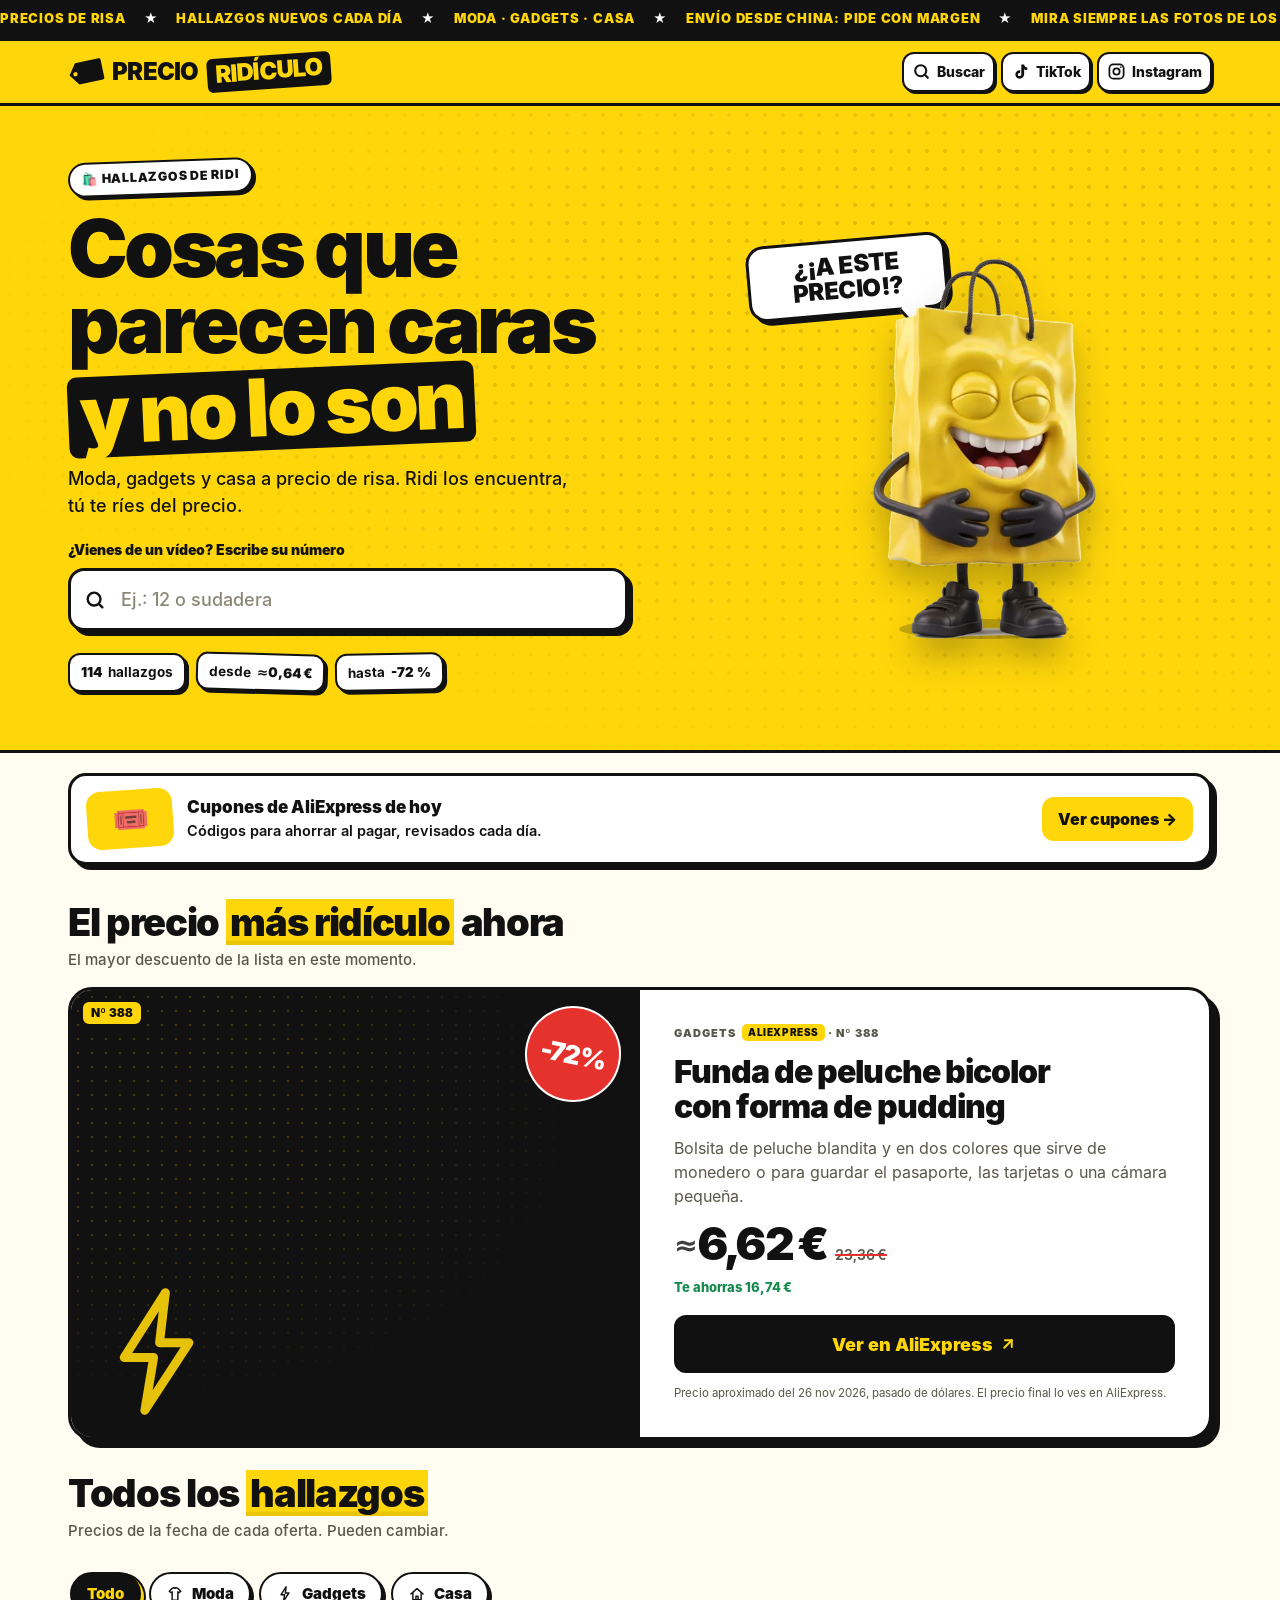
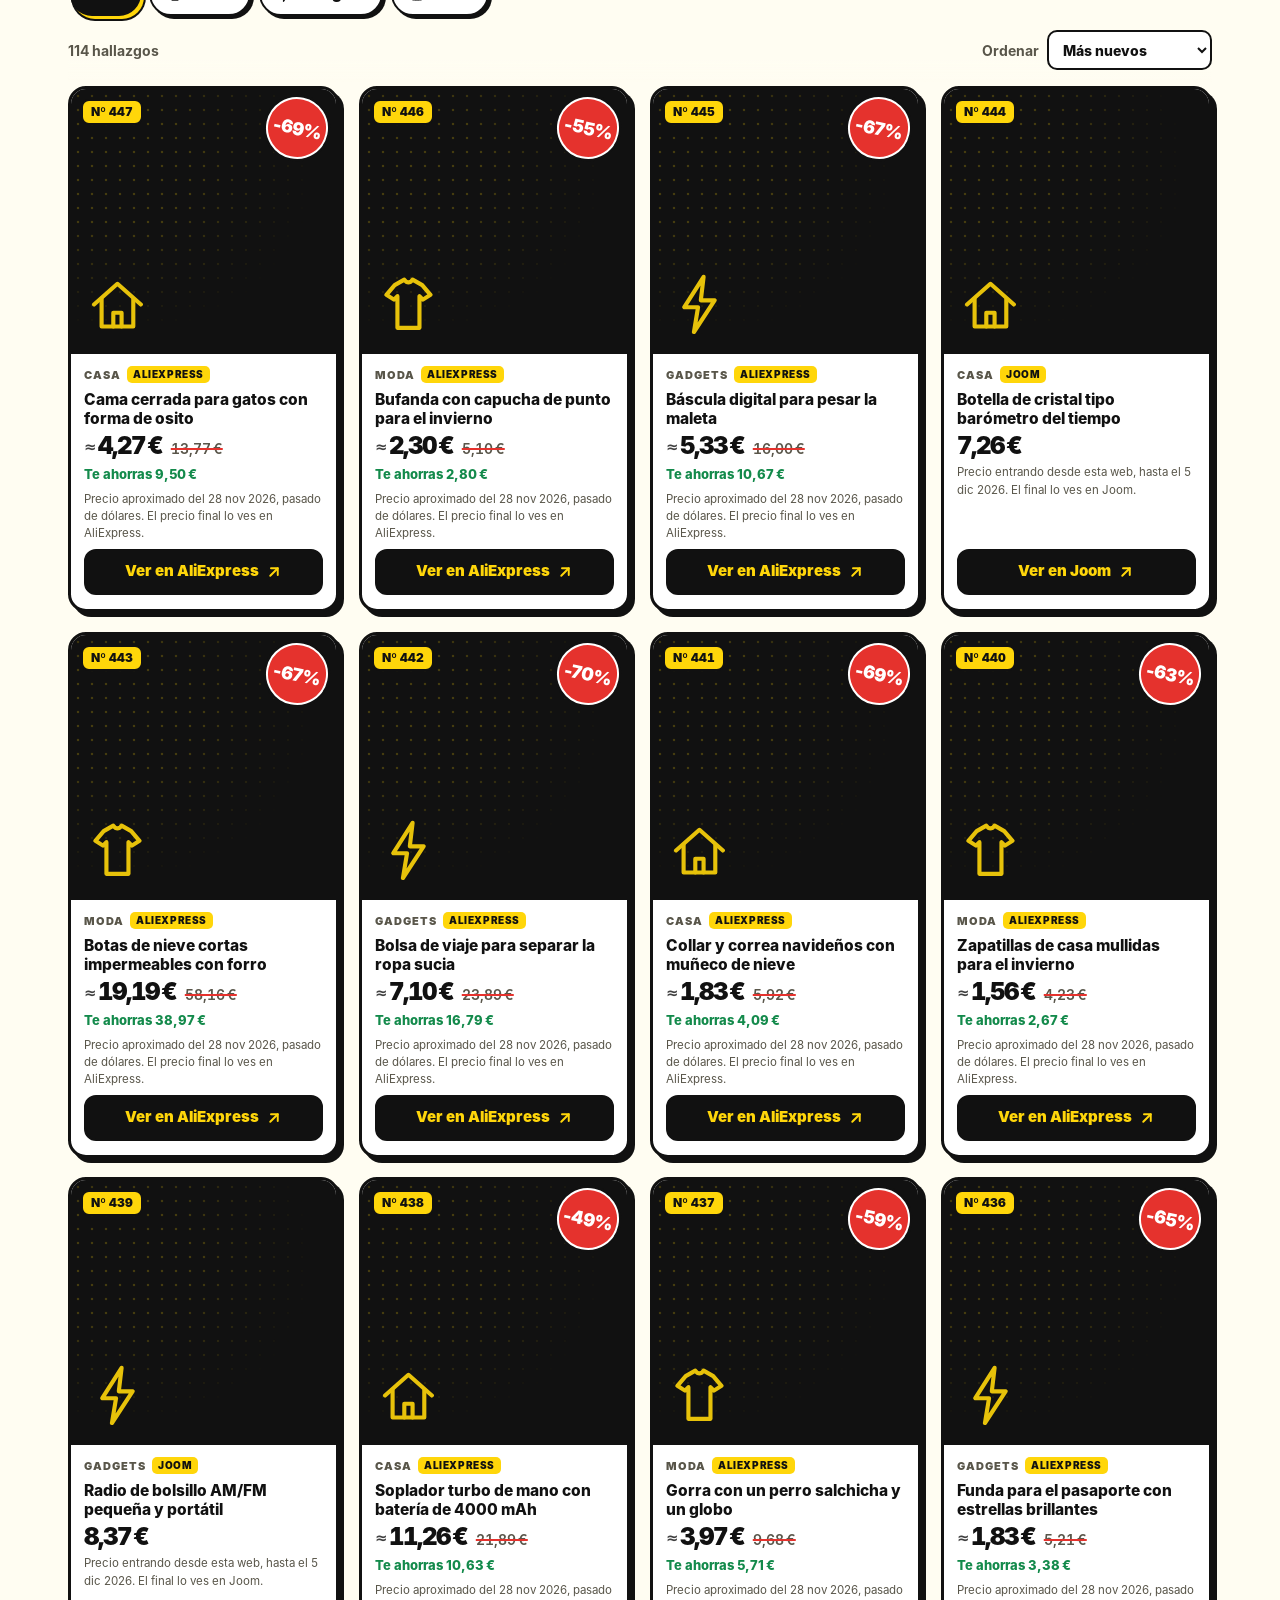
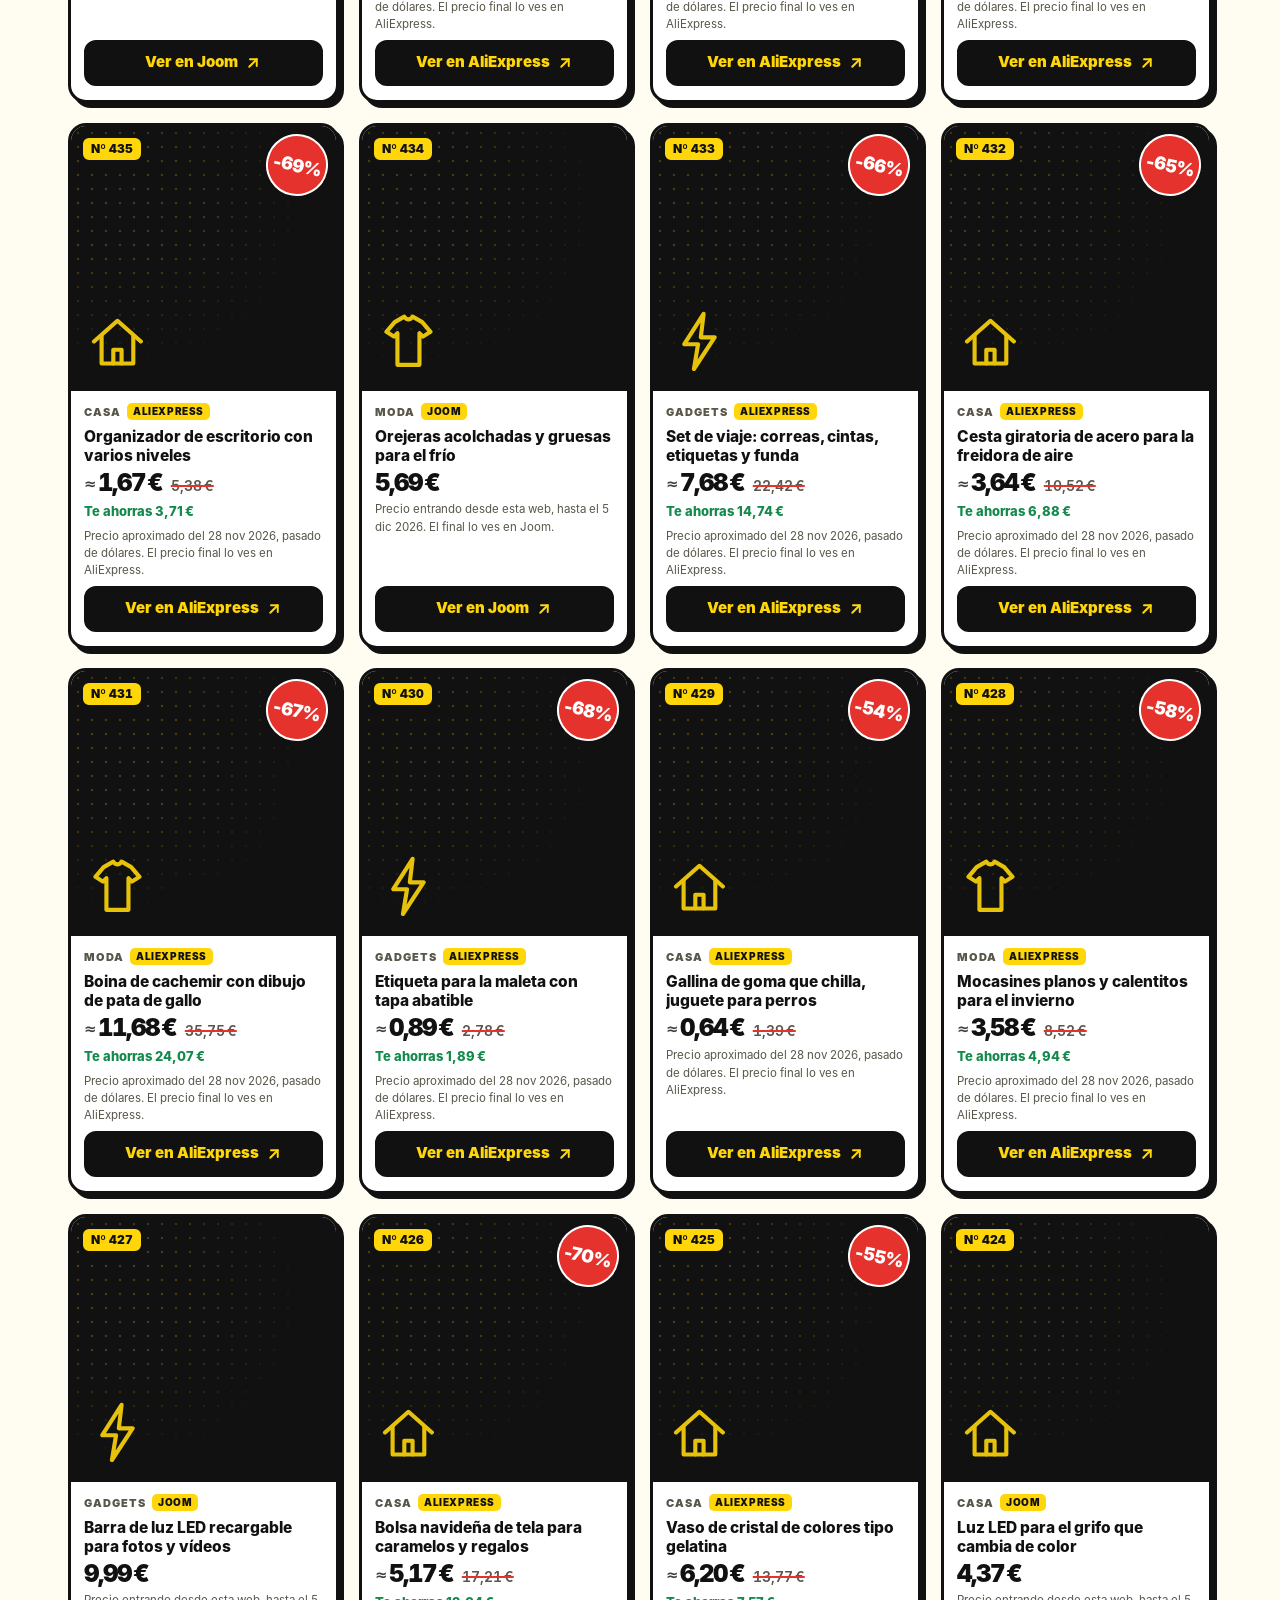
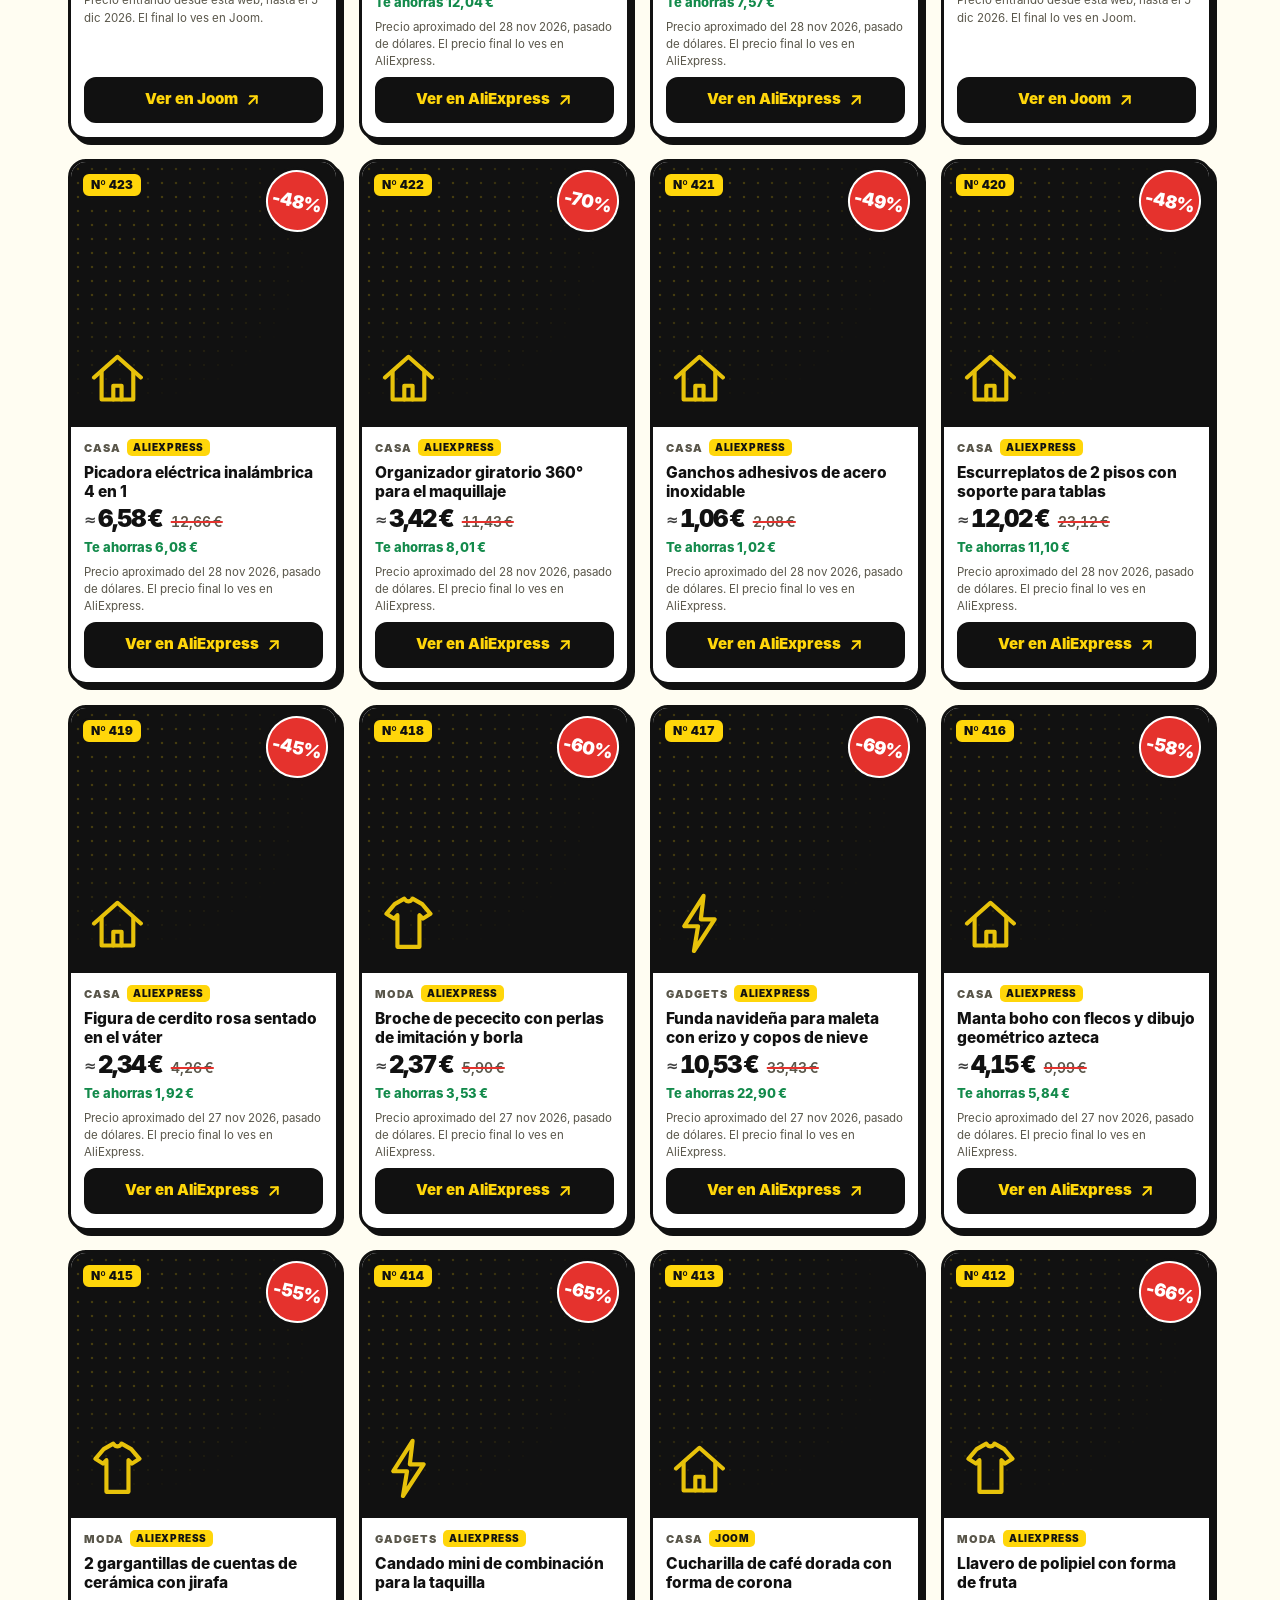
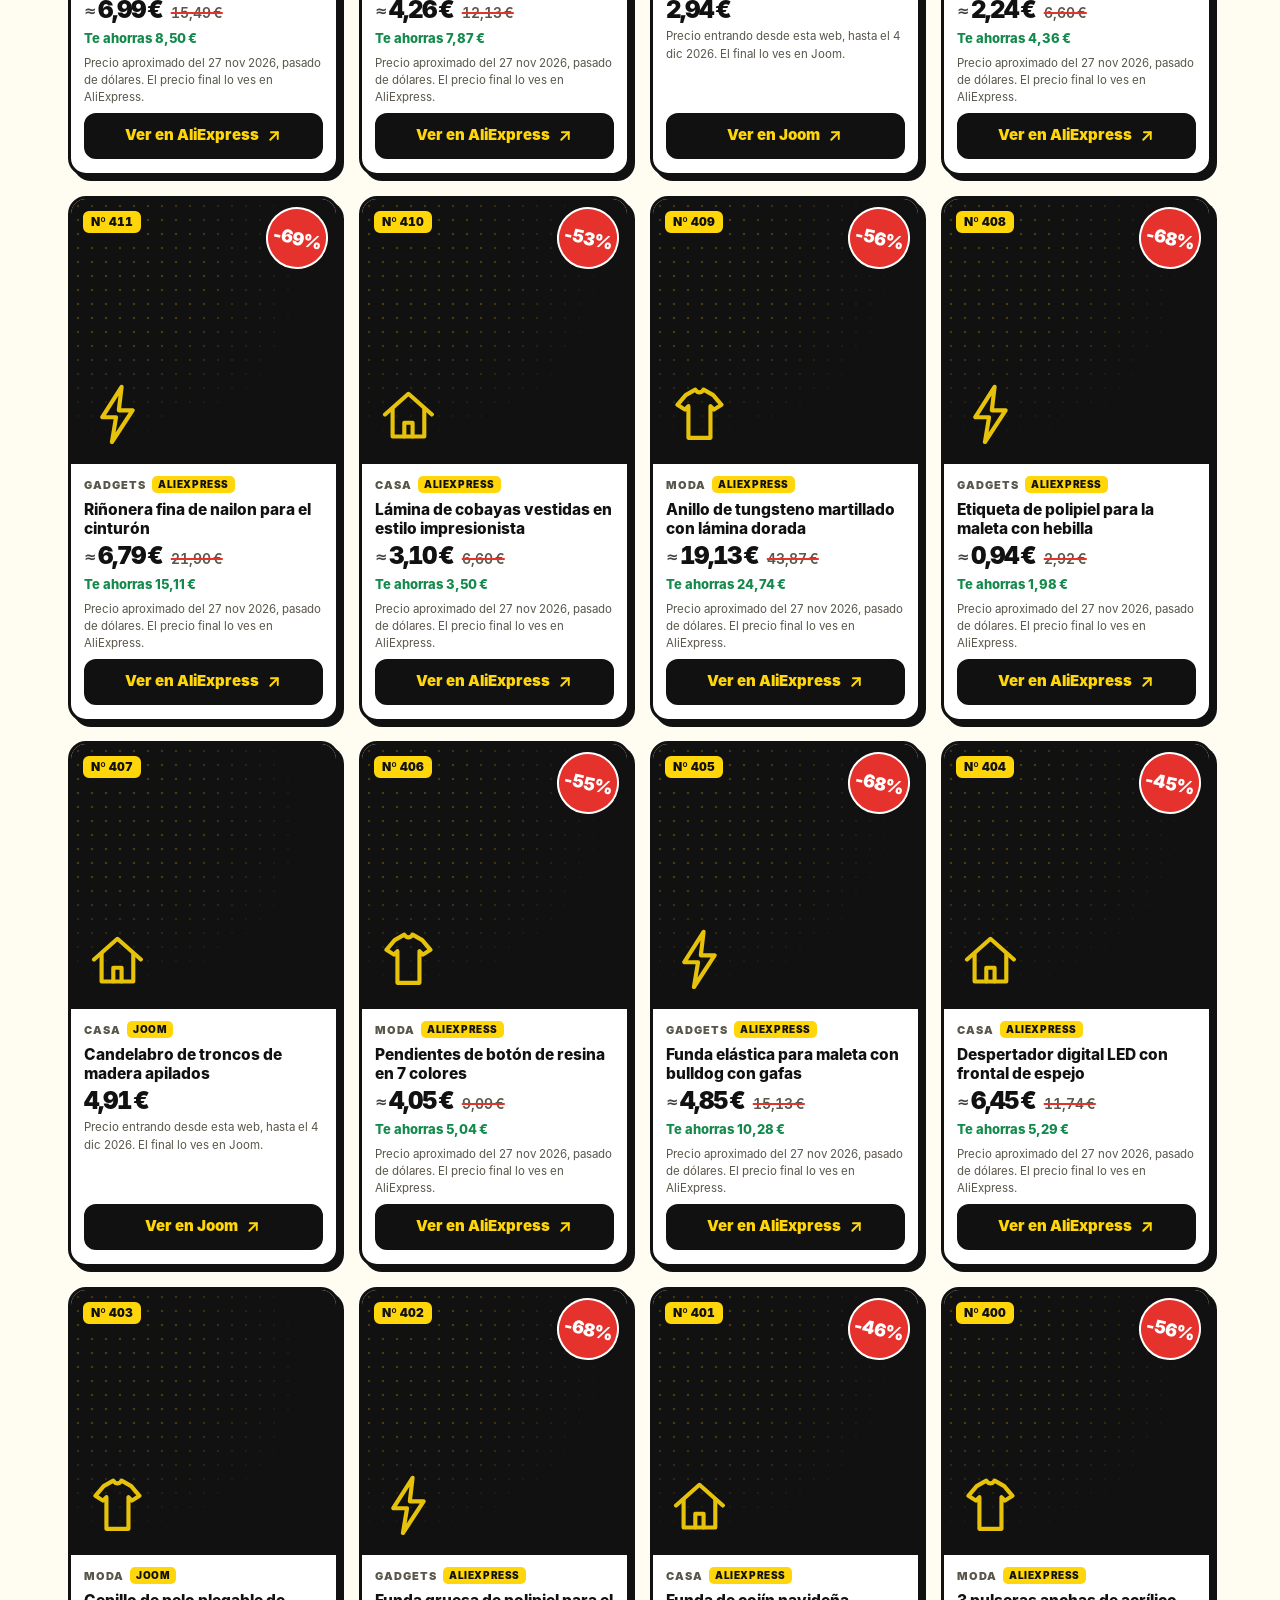
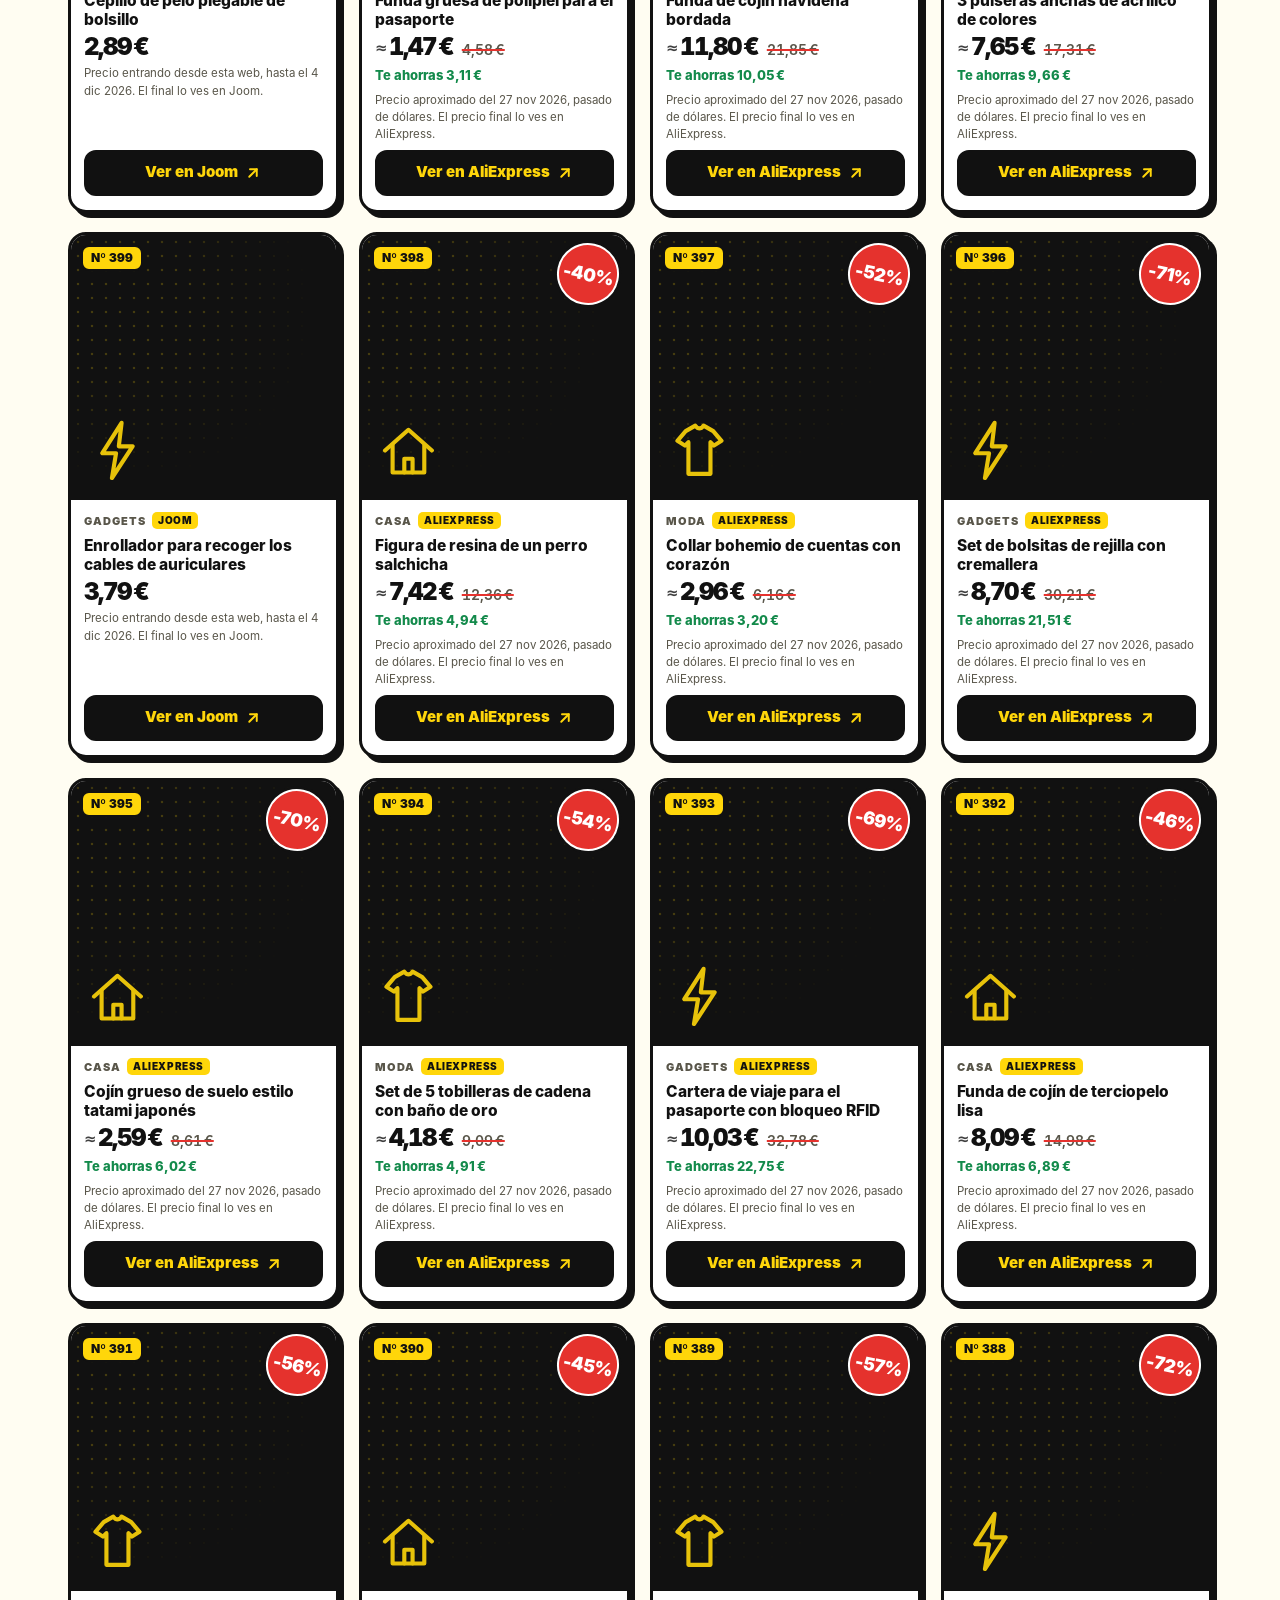
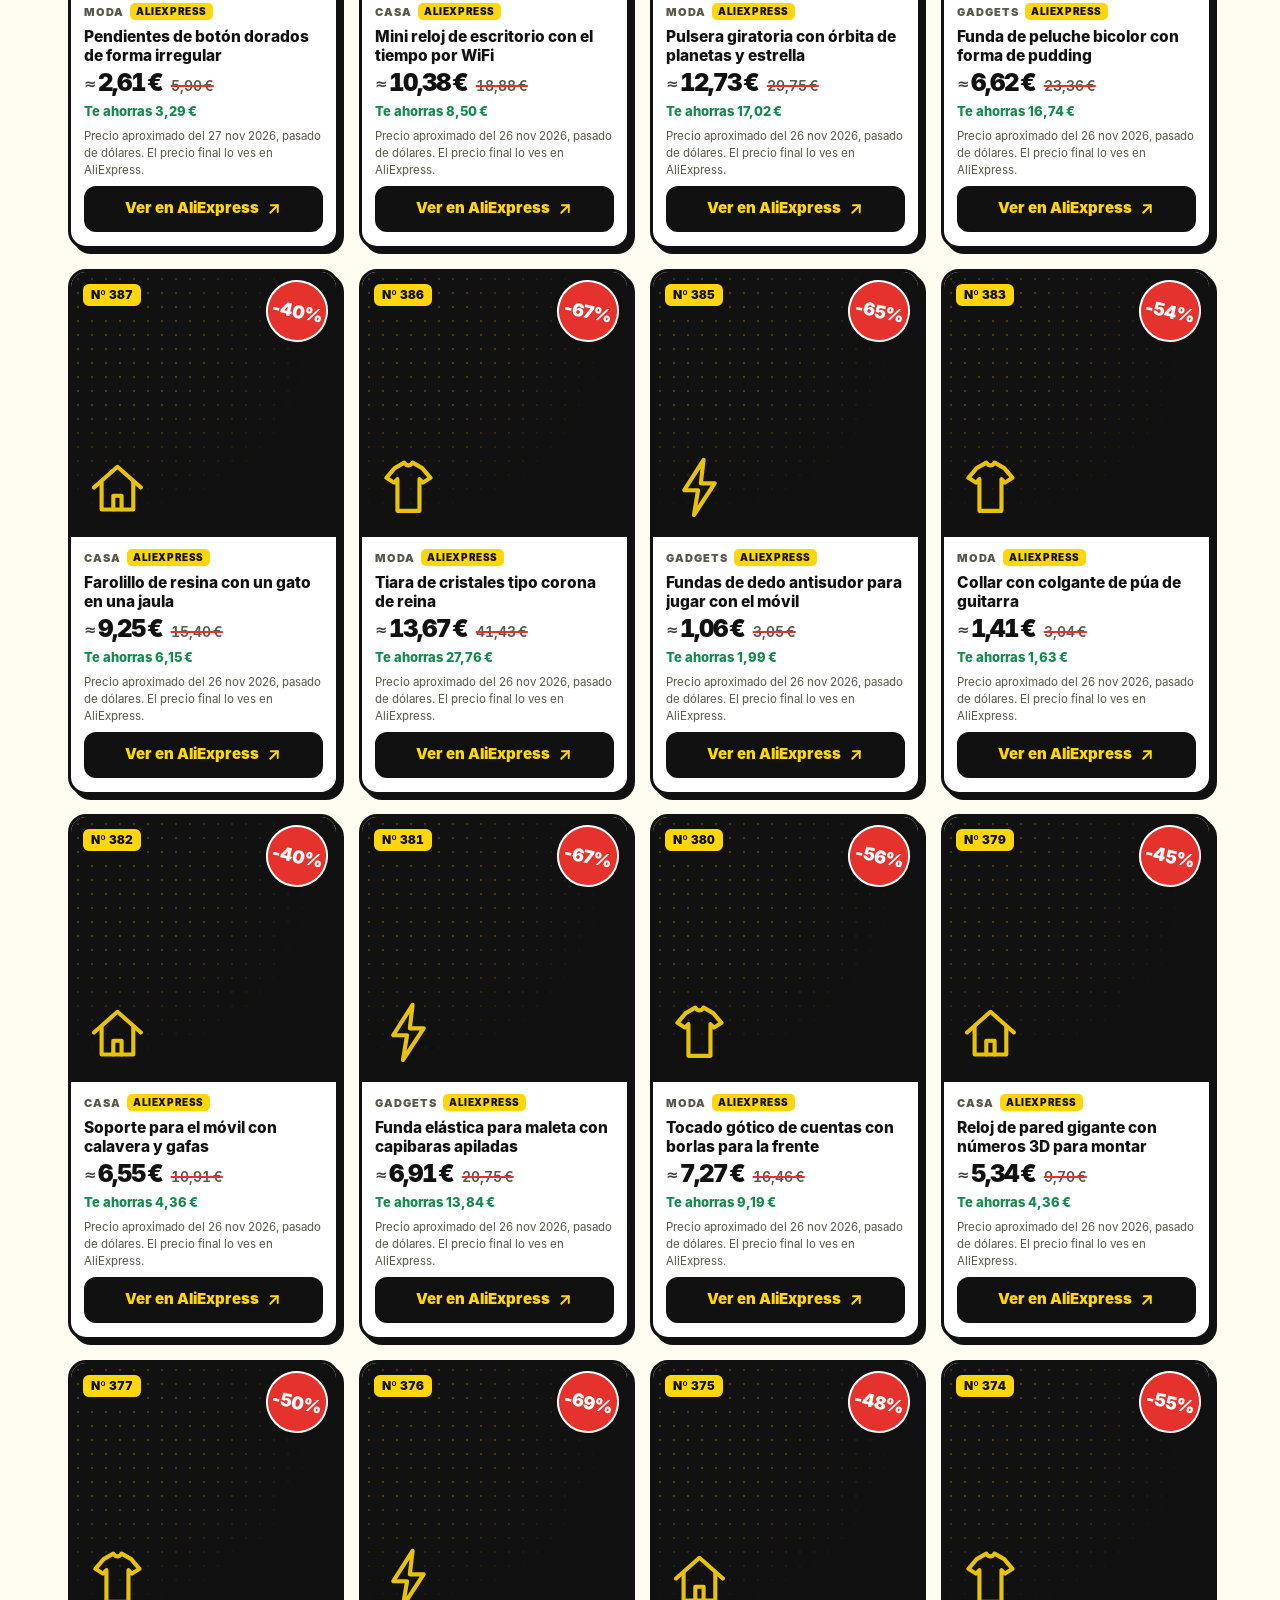
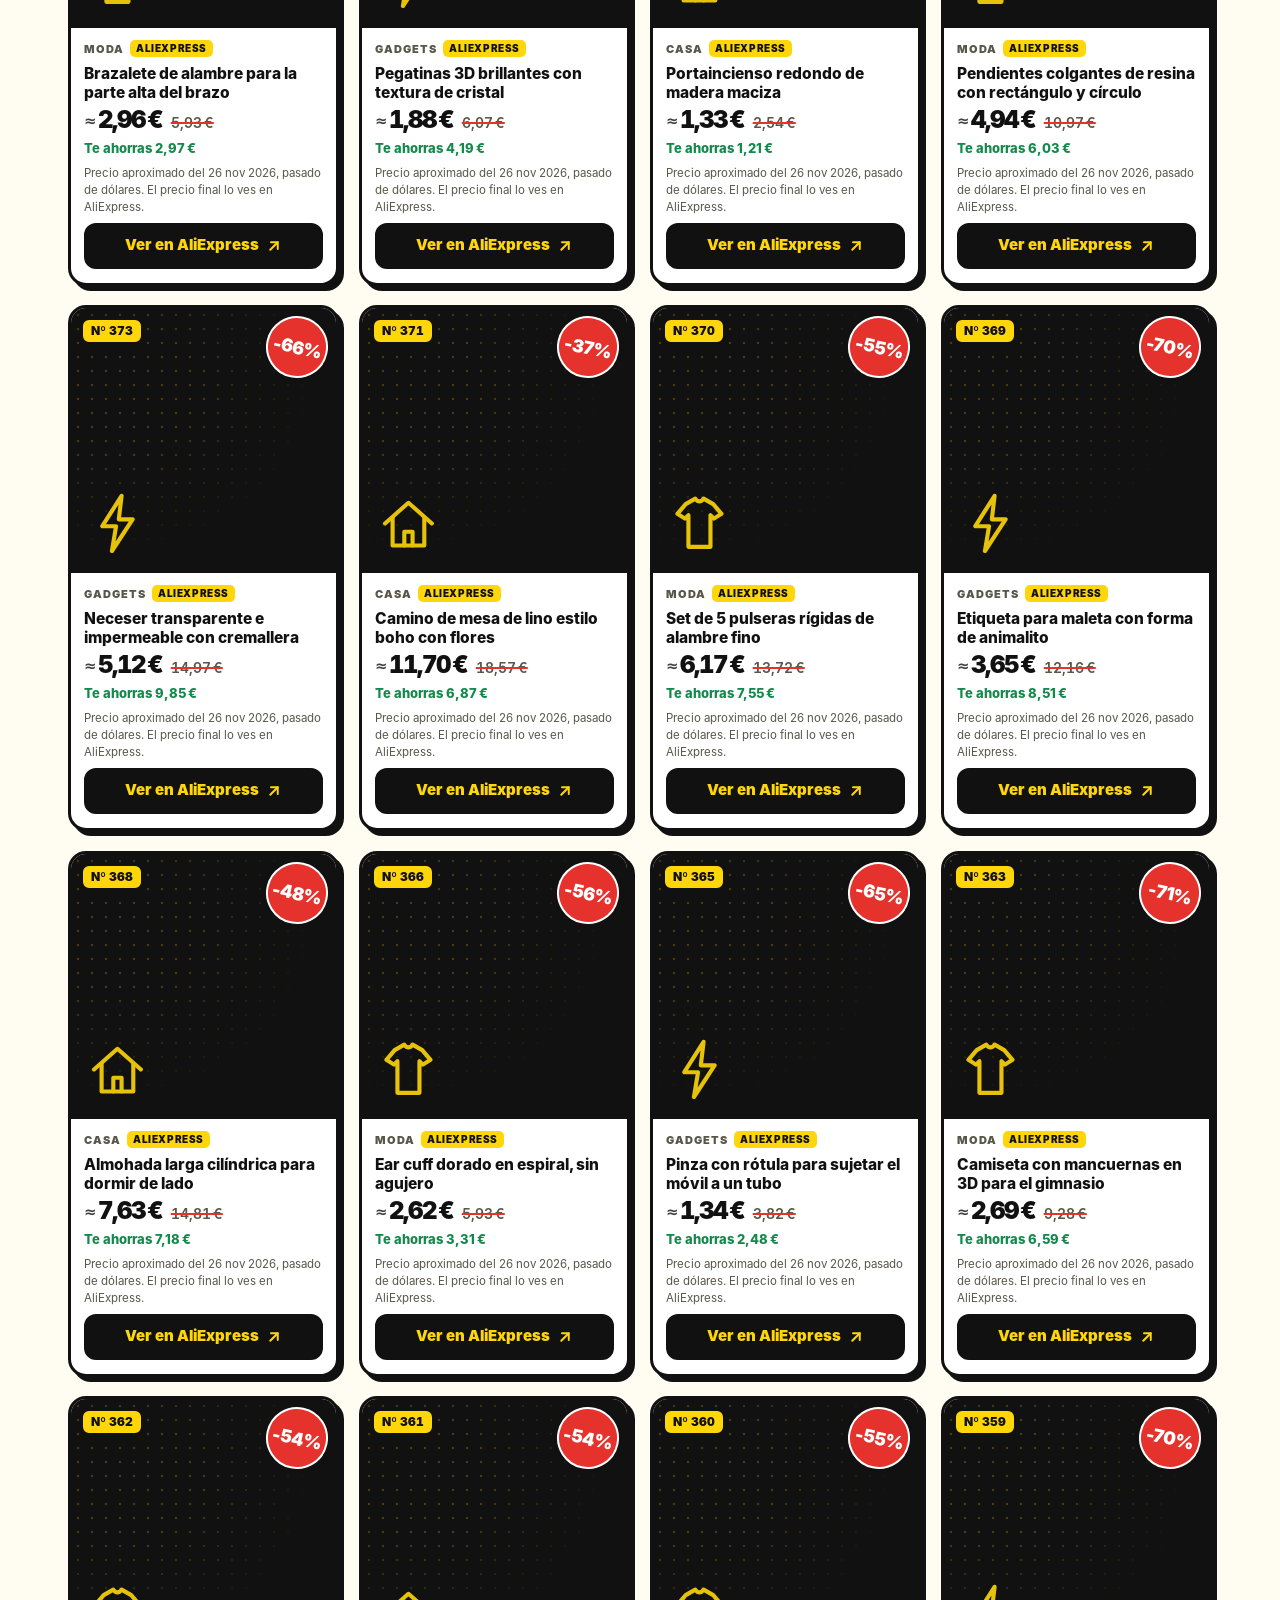
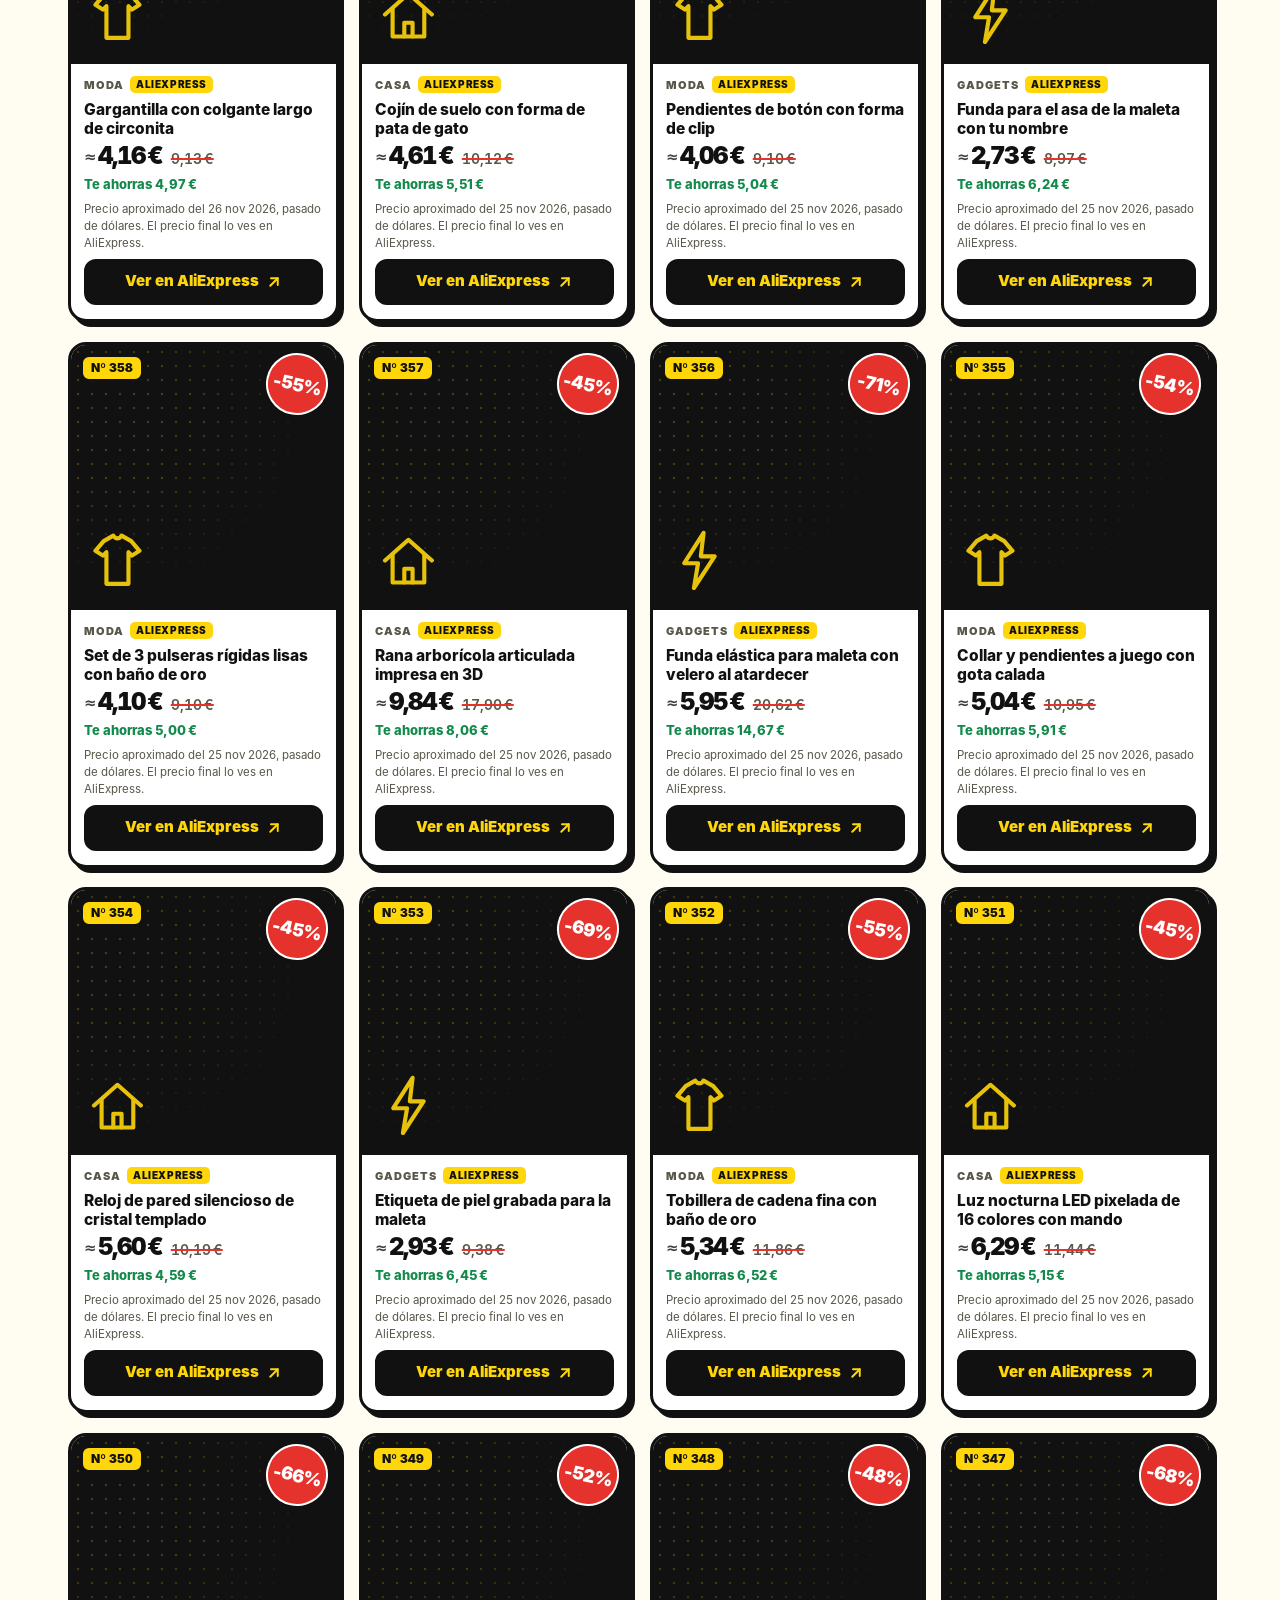
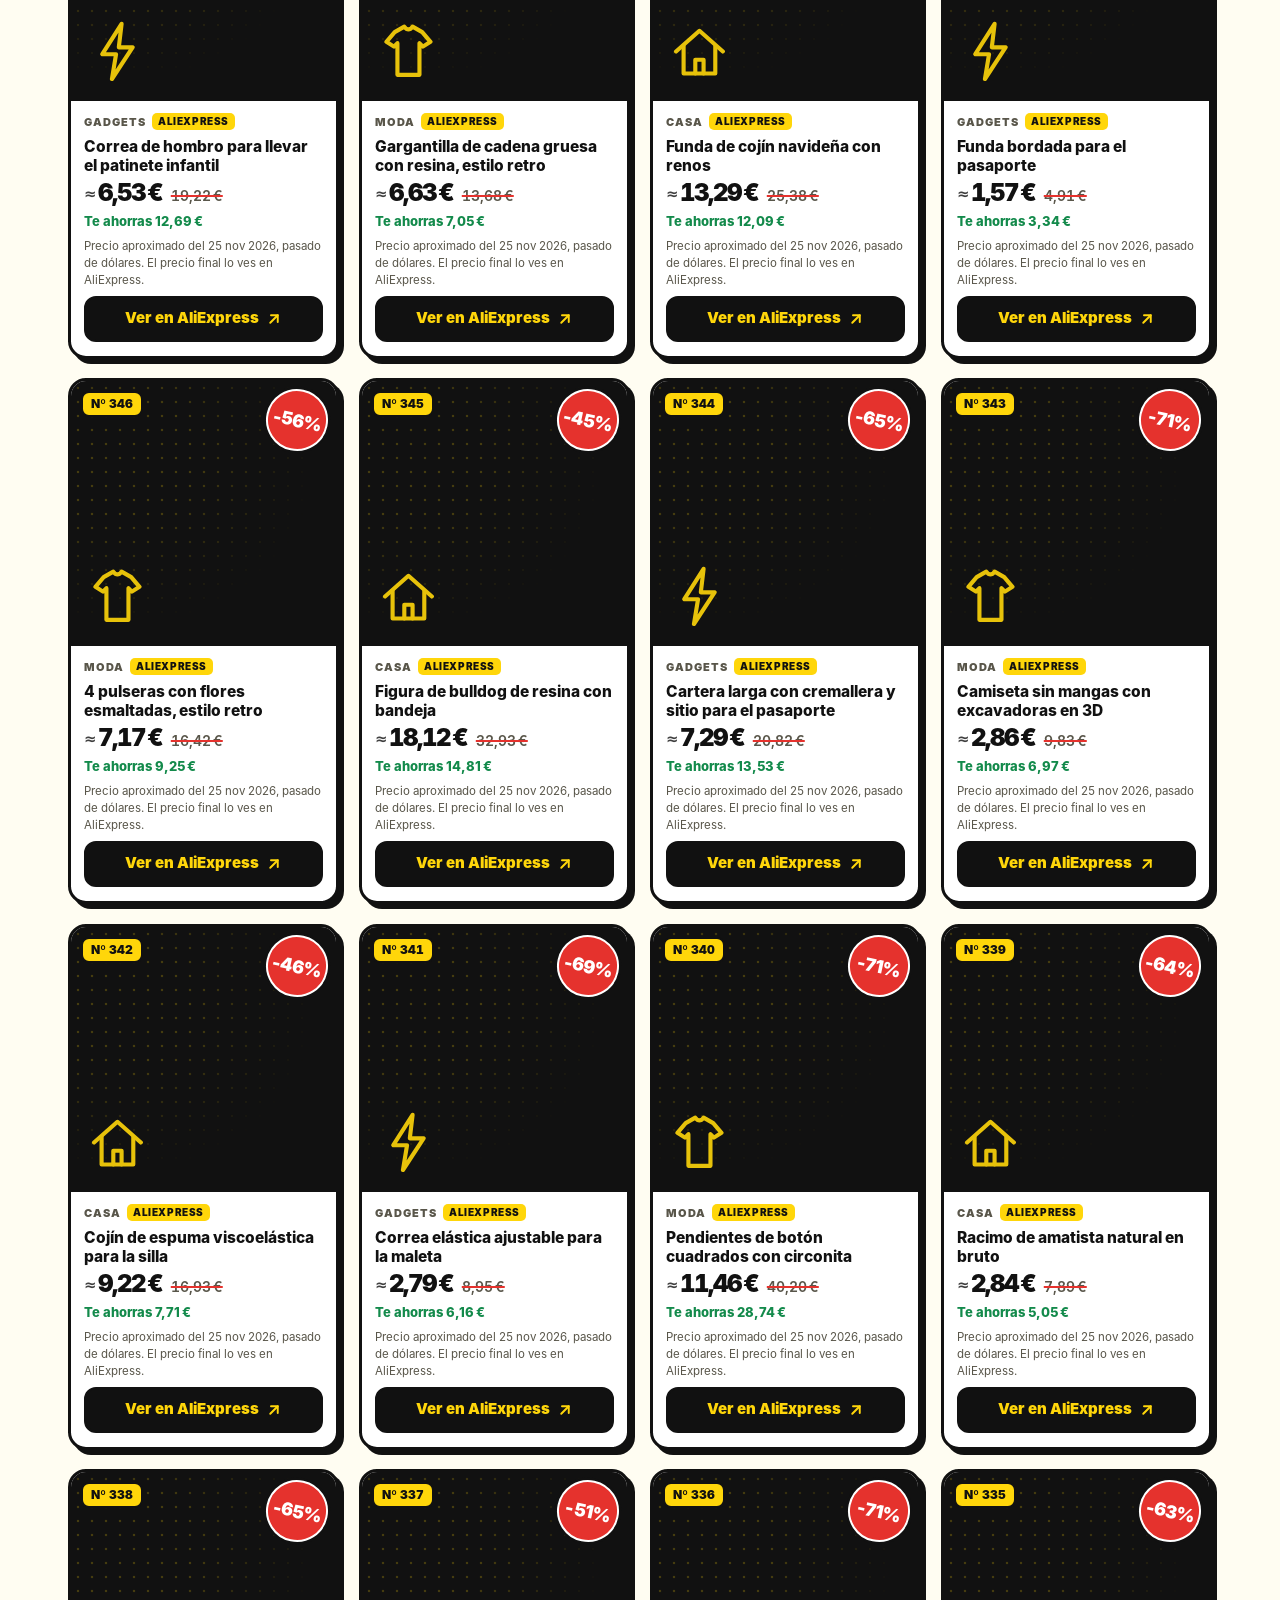
<file: index.html>
<!DOCTYPE html>
<html lang="es">
<head>
<meta charset="utf-8">
<meta name="viewport" content="width=device-width, initial-scale=1, viewport-fit=cover">
<title>Precio Ridículo · Cosas que parecen caras y no lo son</title>
<meta name="description" content="Cosas que parecen caras y no lo son: moda, gadgets y casa a precio de risa. Hallazgos nuevos cada día.">
<meta name="theme-color" content="#FFD60A">
<meta property="og:type" content="website">
<meta property="og:title" content="Precio Ridículo · Cosas que parecen caras y no lo son">
<meta property="og:description" content="Moda, gadgets y casa a precio de risa. Hallazgos nuevos cada día.">
<meta property="og:image" content="https://elprecioridiculo.com/assets/web/compartir.jpg">
<meta property="og:url" content="https://elprecioridiculo.com/">
<meta name="twitter:card" content="summary_large_image">
<meta name="mitgo-verification" content="404a507b-5957-4054-810d-ae1cac865081" />
<meta name="google-site-verification" content="oZA4IrqoUSngZmOYqiXRiDo3EUFzkr3ajXwT39v7-x8" />
<meta name="p:domain_verify" content="b82490ae8088747f0e00d3e3841110c7"/>
<link rel="icon" href="data:image/svg+xml,%3Csvg xmlns='http://www.w3.org/2000/svg' viewBox='0 0 120 120'%3E%3Crect width='120' height='120' rx='26' fill='%23FFD60A'/%3E%3Cpath d='M40 32 H100 V88 H40 L16 60 Z' fill='%23111111'/%3E%3Ccircle cx='36' cy='60' r='7' fill='%23FFD60A'/%3E%3C/svg%3E">
<link rel="apple-touch-icon" href="assets/web/icono.png">
<link rel="preload" as="image" href="assets/web/ridi-3-risa.webp">
<link rel="preload" as="font" type="font/woff" href="assets/fuentes/inter-900.woff" crossorigin>
<style>
/* Inter (licencia SIL OFL, ver assets/fuentes/LICENCIA-Inter.txt), servida desde la propia web: sin llamadas a terceros */
@font-face{font-family:'Inter';font-style:normal;font-weight:400;font-display:swap;src:url(assets/fuentes/inter-400.woff) format('woff')}
@font-face{font-family:'Inter';font-style:normal;font-weight:500;font-display:swap;src:url(assets/fuentes/inter-500.woff) format('woff')}
@font-face{font-family:'Inter';font-style:normal;font-weight:600;font-display:swap;src:url(assets/fuentes/inter-600.woff) format('woff')}
@font-face{font-family:'Inter';font-style:normal;font-weight:700;font-display:swap;src:url(assets/fuentes/inter-700.woff) format('woff')}
@font-face{font-family:'Inter';font-style:normal;font-weight:800;font-display:swap;src:url(assets/fuentes/inter-800.woff) format('woff')}
@font-face{font-family:'Inter';font-style:normal;font-weight:900;font-display:swap;src:url(assets/fuentes/inter-900.woff) format('woff')}
:root{
  /* Amarillo y tinta, estilo cartel de oferta: bordes gruesos, sombra dura y pegatinas. Ridi (amarillo) destaca sobre negro y blanco. Móvil primero. */
  --amarillo:#FFD60A;
  --amarillo-2:#FFE766;
  --tinta:#111111;
  --papel:#FFFDF2;
  --crema:#FFF7D6;
  --blanco:#FFFFFF;
  --gris:#59564A;
  --rojo:#E5322D;
  --verde:#138A4B;
  --borde:3px solid var(--tinta);
  --sombra:5px 5px 0 var(--tinta);
  --texto:'Inter', system-ui, -apple-system, 'Segoe UI', Roboto, sans-serif;
  color-scheme: light;
}
*{box-sizing:border-box}
html{scroll-behavior:smooth;scroll-padding-top:80px}
html,body{margin:0}
body{background:var(--papel);color:var(--tinta);font-family:var(--texto);font-size:16px;line-height:1.5;-webkit-font-smoothing:antialiased;overflow-x:hidden}
a{color:inherit}
img{max-width:100%;display:block}
button{font:inherit}
:focus-visible{outline:3px solid var(--rojo);outline-offset:3px;border-radius:8px}
.wrap{max-width:1180px;margin:0 auto;padding:0 18px}
.oculto{position:absolute;width:1px;height:1px;overflow:hidden;clip:rect(0 0 0 0);white-space:nowrap}

/* ---------- Cinta ---------- */
.cinta{background:var(--tinta);color:var(--amarillo);overflow:hidden;font-weight:900;font-size:13px;letter-spacing:.06em;text-transform:uppercase;border-bottom:3px solid var(--tinta)}
.cinta .pista{display:flex;width:max-content;animation:cinta 28s linear infinite}
.cinta span{padding:9px 0;white-space:nowrap}
.cinta span::after{content:"★";margin:0 18px;color:var(--blanco)}
@keyframes cinta{to{transform:translateX(-50%)}}

/* ---------- Cabecera ---------- */
.cabecera{position:sticky;top:0;z-index:20;background:var(--amarillo);border-bottom:var(--borde)}
.cabecera .wrap{display:flex;align-items:center;justify-content:space-between;gap:10px;min-height:62px}
.logo{display:flex;align-items:center;gap:6px;text-decoration:none;font-weight:900;letter-spacing:-0.03em;font-size:18px;line-height:1;min-height:44px;white-space:nowrap}
.logo .banda{background:var(--tinta);color:var(--amarillo);padding:4px 8px 6px;border-radius:6px;transform:rotate(-4deg);display:inline-block}
@media (max-width:380px){.logo svg{display:none}}
@media (min-width:760px){.logo{font-size:24px;gap:8px}.menu a{padding:0 12px}}
.menu{display:flex;align-items:center;gap:6px;flex:0 0 auto}
.menu a{display:inline-flex;align-items:center;justify-content:center;gap:6px;min-height:40px;min-width:40px;padding:0 8px;border-radius:12px;border:2px solid var(--tinta);background:var(--blanco);text-decoration:none;font-weight:800;font-size:14px;box-shadow:2px 2px 0 var(--tinta);transition:transform .12s,box-shadow .12s}
.menu a:hover{transform:translate(-1px,-1px);box-shadow:3px 3px 0 var(--tinta)}
.menu .texto{display:none}
.menu svg{width:19px;height:19px}
@media (min-width:760px){.menu .texto{display:inline}}

/* ---------- Portada ---------- */
.portada{position:relative;background:var(--amarillo);overflow:hidden;isolation:isolate;border-bottom:var(--borde)}
.portada::before{content:"";position:absolute;inset:0;background-image:radial-gradient(rgba(17,17,17,.13) 1.6px,transparent 1.8px);background-size:18px 18px;z-index:-1;mask-image:radial-gradient(120% 90% at 85% 40%,#000 30%,transparent 75%)}
.portada .wrap{display:grid;grid-template-columns:1fr;gap:6px;padding-top:28px;padding-bottom:30px;align-items:center}
.sello{display:inline-flex;align-items:center;gap:8px;background:var(--blanco);border:2px solid var(--tinta);box-shadow:3px 3px 0 var(--tinta);font-weight:900;font-size:12.5px;letter-spacing:.06em;text-transform:uppercase;padding:6px 12px;border-radius:999px;margin-bottom:16px;transform:rotate(-2deg)}
.portada h1{font-weight:900;font-size:clamp(40px,10.5vw,80px);line-height:.95;letter-spacing:-0.045em;margin:0 0 16px;text-wrap:balance;max-width:12ch}
.portada h1 .no{display:inline-block;background:var(--tinta);color:var(--amarillo);padding:0 .14em .06em;border-radius:.12em;transform:rotate(-2.5deg);margin-top:.08em}
.portada .lema{margin:0 0 20px;font-size:18px;max-width:42ch;font-weight:500}
.buscador{max-width:560px}
.buscador label{display:block;font-weight:900;font-size:14px;margin-bottom:8px}
.buscador .campo{position:relative}
.buscador svg{position:absolute;left:16px;top:50%;transform:translateY(-50%);width:22px;height:22px;pointer-events:none}
.buscador input{font:inherit;font-size:18px;font-weight:600;padding:15px 16px 15px 50px;border:var(--borde);border-radius:16px;background:var(--blanco);color:var(--tinta);width:100%;box-shadow:var(--sombra)}
.buscador input::placeholder{color:#8B8775;font-weight:500}
.datos{display:flex;flex-wrap:wrap;gap:10px;margin-top:22px}
.dato{display:inline-flex;align-items:center;gap:6px;background:var(--blanco);border:2px solid var(--tinta);border-radius:12px;padding:7px 11px;font-size:13.5px;font-weight:700;box-shadow:3px 3px 0 var(--tinta)}
.dato:nth-child(2){transform:rotate(1.5deg)}
.dato:nth-child(3){transform:rotate(-1deg)}
.dato b{font-weight:900}
.escena{position:relative;display:flex;justify-content:center;align-items:flex-end;min-height:250px;margin-top:6px}
.escena .ridi-grande{height:240px;width:auto;filter:drop-shadow(0 18px 16px rgba(17,17,17,.28));animation:bota 2.6s ease-in-out infinite}
@keyframes bota{0%,100%{transform:translateY(0) rotate(-2deg)}50%{transform:translateY(-12px) rotate(2deg)}}
.bocadillo{position:absolute;top:0;left:calc(50% - 175px);background:var(--blanco);border:var(--borde);border-radius:18px;padding:10px 14px;font-weight:900;font-size:19px;letter-spacing:-0.02em;line-height:1.05;box-shadow:4px 4px 0 var(--tinta);transform:rotate(-5deg);max-width:160px;text-align:center}
.bocadillo::after{content:"";position:absolute;right:22px;bottom:-15px;width:20px;height:20px;background:var(--blanco);border-right:var(--borde);border-bottom:var(--borde);transform:rotate(45deg) skew(8deg,8deg)}
.escena .sombra{position:absolute;bottom:0;width:170px;height:20px;border-radius:50%;background:rgba(17,17,17,.22);left:50%;transform:translateX(-50%)}
@media (min-width:860px){
  .portada .wrap{grid-template-columns:1.2fr .8fr;padding-top:54px;padding-bottom:58px}
  .escena{min-height:420px}
  .escena .ridi-grande{height:380px}
  .bocadillo{left:-10px;top:20px;font-size:24px;max-width:200px}
}

/* ---------- Secciones ---------- */
.seccion{padding:34px 0 0}
.titulo-seccion{margin:0 0 16px}
.titulo-seccion h2{margin:0;font-size:clamp(26px,5vw,38px);font-weight:900;letter-spacing:-0.035em;line-height:1.05}
.titulo-seccion h2 mark{background:var(--amarillo);color:var(--tinta);padding:0 .12em;box-shadow:inset 0 -.12em 0 rgba(0,0,0,.08)}
.titulo-seccion p{margin:6px 0 0;color:var(--gris);font-size:15px;font-weight:500}
.aviso-ejemplos{display:flex;gap:12px;align-items:center;background:var(--blanco);border:var(--borde);border-radius:18px;padding:12px 14px;margin:0 0 16px;box-shadow:var(--sombra);font-weight:600;font-size:15px}
.aviso-ejemplos img{height:70px;width:auto;flex:0 0 auto}
.aviso-ejemplos strong{display:block;font-weight:900}

/* ---------- Destacado ---------- */
.destacado{display:grid;grid-template-columns:1fr;background:var(--blanco);border:var(--borde);border-radius:24px;overflow:hidden;box-shadow:8px 8px 0 var(--tinta)}
.destacado .cartel{aspect-ratio:4/3;border-bottom:var(--borde)}
.destacado .info{padding:20px;display:flex;flex-direction:column;gap:12px}
.destacado h3{margin:0;font-size:clamp(22px,4vw,32px);line-height:1.1;letter-spacing:-0.03em;font-weight:900;text-wrap:balance}
.destacado h3 a{text-decoration:none}
.destacado .descripcion{margin:0;color:var(--gris);font-size:16px}
.destacado .precio{font-size:46px}
.destacado .boton{font-size:18px;min-height:58px;margin-top:6px}
@media (min-width:760px){.destacado{grid-template-columns:1fr 1fr}.destacado .cartel{aspect-ratio:auto;min-height:400px;border-bottom:0;border-right:var(--borde)}.destacado .info{padding:34px;justify-content:center}}

/* ---------- Filtros ---------- */
.herramientas{position:sticky;top:65px;z-index:10;background:linear-gradient(var(--papel) 82%,rgba(255,253,242,0));padding:12px 0 12px;margin-bottom:4px}
.filtros{display:flex;gap:8px;overflow-x:auto;scrollbar-width:none;padding:2px 6px 6px 2px}
.filtros::-webkit-scrollbar{display:none}
.filtros button{flex:0 0 auto;display:inline-flex;align-items:center;gap:8px;font-weight:900;font-size:15px;padding:0 15px;border-radius:999px;border:2px solid var(--tinta);background:var(--blanco);color:var(--tinta);cursor:pointer;min-height:44px;box-shadow:3px 3px 0 var(--tinta);transition:transform .12s,box-shadow .12s}
.filtros button:hover{transform:translate(-1px,-1px);box-shadow:4px 4px 0 var(--tinta)}
.filtros button[aria-pressed="true"]{background:var(--tinta);color:var(--amarillo);box-shadow:3px 3px 0 var(--amarillo),3px 3px 0 2px var(--tinta)}
.filtros svg{width:18px;height:18px}
.orden{display:flex;align-items:center;justify-content:space-between;gap:10px;margin-top:8px}
.estado{color:var(--gris);font-size:14px;margin:0;font-weight:700}
.orden label{display:flex;align-items:center;gap:8px;font-size:14px;font-weight:700;color:var(--gris)}
.orden select{font:inherit;font-size:14px;font-weight:800;color:var(--tinta);border:2px solid var(--tinta);border-radius:10px;background:var(--blanco);padding:7px 10px;min-height:40px}

/* ---------- Tarjetas ---------- */
.rejilla{display:grid;grid-template-columns:repeat(2,minmax(0,1fr));gap:14px;padding-bottom:20px}
@media (min-width:700px){.rejilla{grid-template-columns:repeat(3,minmax(0,1fr));gap:20px}}
@media (min-width:1040px){.rejilla{grid-template-columns:repeat(4,minmax(0,1fr))}}
.tarjeta{background:var(--blanco);border:var(--borde);border-radius:18px;box-shadow:var(--sombra);display:flex;flex-direction:column;overflow:hidden;transition:transform .15s,box-shadow .15s;animation:entra .45s both}
.tarjeta:hover{transform:translate(-3px,-3px);box-shadow:8px 8px 0 var(--tinta)}
@keyframes entra{from{opacity:0;transform:translateY(14px) rotate(-1deg)}to{opacity:1;transform:none}}
.cartel{position:relative;display:block;aspect-ratio:1/1;overflow:hidden;text-decoration:none;background:var(--tinta);isolation:isolate;border-bottom:var(--borde)}
.cartel::before{content:"";position:absolute;inset:0;background-image:radial-gradient(rgba(255,214,10,.22) 1.4px,transparent 1.6px);background-size:14px 14px;z-index:-1;mask-image:radial-gradient(90% 80% at 20% 30%,#000 30%,transparent 80%)}
.cartel img.producto{width:100%;height:100%;object-fit:contain;background:#fff}
.etiqueta-precio{position:absolute;left:6px;top:44px;background:var(--amarillo);color:var(--tinta);font-weight:900;letter-spacing:-0.05em;line-height:1;font-size:clamp(20px,6.2vw,38px);padding:.22em .34em .24em .74em;clip-path:polygon(.42em 0,100% 0,100% 100%,.42em 100%,0 50%);transform:rotate(-5deg);font-variant-numeric:tabular-nums;white-space:nowrap}
.etiqueta-precio::before{content:"";position:absolute;left:.3em;top:50%;width:.2em;height:.2em;margin-top:-.1em;border-radius:50%;background:var(--tinta)}
.pegatina-dto{position:absolute;right:8px;top:8px;width:clamp(44px,12vw,62px);aspect-ratio:1;border-radius:50%;background:var(--rojo);color:#fff;display:grid;place-items:center;font-weight:900;font-size:clamp(13px,3.6vw,18px);letter-spacing:-0.04em;transform:rotate(12deg);border:2.5px solid var(--blanco);box-shadow:0 0 0 2.5px var(--tinta);z-index:2}
.cartel .mascota{position:absolute;right:6%;bottom:-2%;height:50%;width:auto;filter:drop-shadow(0 6px 8px rgba(0,0,0,.5));transition:transform .25s}
.tarjeta:hover .cartel .mascota{transform:rotate(-6deg) translateY(-6px)}
.icono-cat{position:absolute;left:12px;bottom:12px;width:26%;color:var(--amarillo);opacity:.9}
.chapa{position:absolute;top:10px;left:10px;display:flex;gap:6px;flex-wrap:wrap;z-index:2}
.chapa span{font-weight:900;font-size:12px;padding:2px 8px;border-radius:8px;line-height:1.5;border:2px solid var(--tinta)}
.chapa .numero{background:var(--amarillo);color:var(--tinta);font-variant-numeric:tabular-nums}
.chapa .nuevo{background:var(--rojo);color:#fff;border-color:var(--blanco)}
.tienda{display:inline-block;background:var(--amarillo);color:var(--tinta);font-size:10px;letter-spacing:.06em;padding:1px 6px;border-radius:5px;margin-left:6px;vertical-align:1px}
.aprox{font-size:.62em;margin-right:2px;vertical-align:.18em;opacity:.8}
.ej{display:inline-block;background:var(--tinta);color:var(--amarillo);font-size:10px;letter-spacing:.08em;padding:1px 6px;border-radius:5px;margin-left:4px;vertical-align:1px}
.cuerpo{padding:12px 13px 14px;display:flex;flex-direction:column;gap:6px;flex:1}
.categoria{font-size:11px;font-weight:900;letter-spacing:.09em;text-transform:uppercase;color:var(--gris)}
.cuerpo h3{font-size:15.5px;line-height:1.25;margin:0;font-weight:800;display:-webkit-box;-webkit-line-clamp:3;-webkit-box-orient:vertical;overflow:hidden}
.cuerpo h3 a{text-decoration:none}
.cuerpo h3 a:hover{text-decoration:underline;text-decoration-thickness:2px}
.precios{display:flex;align-items:baseline;flex-wrap:wrap;gap:2px 8px;font-variant-numeric:tabular-nums}
.precio{font-weight:900;font-size:24px;letter-spacing:-0.04em;line-height:1}
.antes{color:var(--gris);text-decoration:line-through;text-decoration-color:var(--rojo);text-decoration-thickness:2px;font-size:14px;font-weight:600}
.ahorro{font-size:13px;font-weight:800;color:var(--verde);margin:0}
.boton{margin-top:auto;display:flex;align-items:center;justify-content:center;gap:6px;min-height:46px;border-radius:12px;background:var(--tinta);color:var(--amarillo);font-weight:900;text-decoration:none;font-size:15px;padding:0 10px;text-align:center;white-space:nowrap;border:2px solid var(--tinta);transition:transform .12s,box-shadow .12s}
.boton svg{width:18px;height:18px;flex:0 0 auto}
.boton:hover{transform:translate(-1px,-1px);box-shadow:3px 3px 0 var(--amarillo),3px 3px 0 2px var(--tinta)}
.boton.pendiente{background:#EEEAD6;color:var(--gris);border-color:#D8D2B6;cursor:default;transform:none;box-shadow:none}
.nota{font-size:11.5px;color:var(--gris);margin:0}
.vacio{grid-column:1/-1;border:3px dashed var(--tinta);border-radius:20px;padding:28px 20px;text-align:center;background:var(--blanco);display:flex;flex-direction:column;align-items:center;gap:8px}
.vacio img{height:120px;width:auto}
@media (max-width:420px){.cuerpo{padding:10px 10px 12px}.cuerpo h3{font-size:14.5px}.precio{font-size:21px}.boton{font-size:14px;min-height:44px;padding:0 8px}.boton svg{width:15px;height:15px}}

/* ---------- Consejos ---------- */
.consejos{background:var(--tinta);color:var(--blanco);margin-top:34px;padding:40px 0 44px;border-top:var(--borde)}
.consejos .titulo-seccion h2{color:var(--amarillo)}
.consejos .titulo-seccion p{color:#CFCBB8}
.lista-consejos{display:grid;grid-template-columns:1fr;gap:14px}
@media (min-width:700px){.lista-consejos{grid-template-columns:repeat(2,1fr);gap:18px}}
@media (min-width:1040px){.lista-consejos{grid-template-columns:repeat(4,1fr)}}
.consejo{position:relative;background:var(--amarillo);color:var(--tinta);border:3px solid var(--blanco);border-radius:20px;padding:16px 16px 16px 108px;min-height:140px;display:flex;flex-direction:column;justify-content:center;box-shadow:5px 5px 0 var(--blanco)}
.consejo:nth-child(even){transform:rotate(.8deg)}
.consejo:nth-child(odd){transform:rotate(-.6deg)}
.consejo img{position:absolute;left:10px;bottom:10px;height:118px;width:auto}
.consejo h3{margin:0 0 4px;font-size:18px;font-weight:900;letter-spacing:-0.02em;line-height:1.15}
.consejo p{margin:0;font-size:14.5px;font-weight:500}
@media (min-width:1040px){.consejo{padding:130px 16px 18px;min-height:0;justify-content:flex-start}.consejo img{left:50%;transform:translateX(-50%);top:12px;bottom:auto;height:108px}}

/* ---------- Redes ---------- */
.redes-cta{padding:40px 0 48px}
.caja-redes{position:relative;background:var(--amarillo);border:var(--borde);border-radius:28px;padding:24px 22px 0;display:grid;grid-template-columns:1fr;gap:4px;overflow:hidden;box-shadow:8px 8px 0 var(--tinta);isolation:isolate}
.caja-redes::before{content:"";position:absolute;inset:0;background-image:radial-gradient(rgba(17,17,17,.12) 1.6px,transparent 1.8px);background-size:18px 18px;z-index:-1}
.caja-redes h2{margin:0;font-size:clamp(28px,5.5vw,44px);font-weight:900;letter-spacing:-0.04em;line-height:1;max-width:14ch}
.caja-redes p{margin:8px 0 16px;font-weight:600;max-width:40ch}
.botones-redes{display:flex;flex-wrap:wrap;gap:10px}
.botones-redes a{display:inline-flex;align-items:center;gap:8px;min-height:52px;padding:0 18px;border-radius:14px;background:var(--tinta);color:var(--amarillo);font-weight:900;text-decoration:none;border:2px solid var(--tinta);box-shadow:3px 3px 0 var(--blanco),3px 3px 0 2px var(--tinta)}
.botones-redes a:hover{transform:translate(-1px,-1px)}
.botones-redes svg{width:20px;height:20px}
.caja-redes img{justify-self:center;height:220px;width:auto;margin-top:6px}
@media (min-width:760px){.caja-redes{grid-template-columns:1fr auto;padding:40px 40px 0;align-items:end}.caja-redes .texto{padding-bottom:40px}.caja-redes img{height:290px}}

/* ---------- Ficha ---------- */
.ficha{padding:20px 0 30px}
.volver{display:inline-flex;align-items:center;gap:6px;font-weight:900;text-decoration:none;margin-bottom:14px;min-height:44px}
.volver:hover{text-decoration:underline}
.ficha-caja{display:grid;grid-template-columns:1fr;background:var(--blanco);border:var(--borde);border-radius:24px;box-shadow:8px 8px 0 var(--tinta);overflow:hidden}
.ficha-caja .cartel{aspect-ratio:4/3}
.ficha-caja .etiqueta-precio,.destacado .etiqueta-precio{font-size:clamp(40px,12vw,68px);left:14px;top:56px}
.ficha-caja .pegatina-dto,.destacado .pegatina-dto{width:clamp(70px,18vw,96px);font-size:clamp(20px,5vw,26px);right:16px;top:16px}
.ficha-caja .cartel .mascota,.destacado .cartel .mascota{height:62%}
.ficha-info{display:flex;flex-direction:column;gap:14px;padding:22px}
.ficha-info h1{font-size:clamp(26px,4.4vw,40px);line-height:1.08;letter-spacing:-0.035em;margin:0;text-wrap:balance;font-weight:900}
.ficha-info .precio{font-size:50px}
.ficha-info .descripcion{margin:0;font-size:17px;max-width:60ch}
.ficha-info .boton{font-size:18px;min-height:58px;margin-top:4px}
.envio{display:flex;gap:8px;align-items:flex-start;background:var(--crema);border:2px solid var(--tinta);border-radius:12px;padding:10px 12px;font-size:14px;font-weight:600;margin:0}
.envio svg{flex:0 0 auto;margin-top:1px}
@media (min-width:800px){.ficha-caja{grid-template-columns:1fr 1fr}.ficha-caja .cartel{aspect-ratio:auto;min-height:480px;border-bottom:0;border-right:var(--borde)}.ficha-info{padding:40px}}
.mas{padding-top:30px}

/* ---------- Pie ---------- */
.pie{background:var(--tinta);color:#ECE8DA;padding:34px 0 46px;font-size:14px;border-top:var(--borde)}
.pie .wrap{display:flex;flex-direction:column;gap:10px}
.pie .logo{color:var(--blanco);margin-bottom:6px}
.pie .logo .banda{background:var(--amarillo);color:var(--tinta)}
.pie p{margin:0;max-width:72ch}
.pie .legal{display:flex;flex-wrap:wrap;gap:8px 18px;margin-top:4px}
.pie .legal a{font-weight:700;text-decoration:underline;text-underline-offset:3px;min-height:32px;display:inline-flex;align-items:center}
.pie strong{color:var(--amarillo)}
.pie a{color:var(--amarillo)}
@media (prefers-reduced-motion: reduce){*{transition:none!important;animation:none!important;scroll-behavior:auto!important}}
.aviso-1111{display:flex;gap:14px;align-items:center;margin:20px 0 4px;padding:14px 16px;border-radius:18px;background:var(--tinta);color:var(--blanco);text-decoration:none;border:var(--borde);box-shadow:var(--sombra)}.aviso-1111[hidden]{display:none}.aviso-1111.aviso-cupones{background:var(--blanco);color:var(--tinta)}.aviso-1111.aviso-cupones strong{color:var(--tinta)}.aviso-1111.aviso-cupones .n1111{background:var(--amarillo);font-size:30px}.aviso-1111 .n1111{flex:0 0 auto;display:inline-flex;align-items:center;justify-content:center;min-width:86px;height:58px;padding:0 10px;border-radius:14px;background:var(--rojo);color:var(--blanco);font-weight:900;font-size:26px;letter-spacing:-0.03em;transform:rotate(-4deg)}.aviso-1111 .t1111{flex:1;font-size:14.5px;line-height:1.35;font-weight:600}.aviso-1111 strong{display:block;font-size:17px;font-weight:900;margin-bottom:2px;color:var(--amarillo)}.aviso-1111 .b1111{flex:0 0 auto;background:var(--amarillo);color:var(--tinta);font-weight:900;border-radius:12px;padding:10px 16px;white-space:nowrap}@media (max-width:520px){.aviso-1111{flex-wrap:wrap}.aviso-1111 .t1111{flex:1 1 55%}.aviso-1111 .b1111{flex:1 1 100%;text-align:center}}
.aviso-tg{display:flex;gap:14px;align-items:center;margin:22px 0 6px;padding:14px 16px;border-radius:18px;background:var(--blanco);color:var(--tinta);text-decoration:none;border:var(--borde);box-shadow:var(--sombra)}.aviso-tg img{height:88px;width:auto;flex:0 0 auto}.aviso-tg .tg-texto{flex:1;font-size:14.5px;line-height:1.35;font-weight:600}.aviso-tg strong{display:block;font-size:17px;font-weight:900;margin-bottom:2px}.aviso-tg .tg-boton{display:inline-flex;align-items:center;gap:6px;background:var(--tinta);color:var(--amarillo);font-weight:900;border-radius:12px;padding:10px 16px;white-space:nowrap}.aviso-tg .tg-boton svg{width:18px;height:18px}@media (max-width:520px){.aviso-tg{flex-wrap:wrap}.aviso-tg .tg-texto{flex:1 1 60%}.aviso-tg .tg-boton{flex:1 1 100%;justify-content:center}}
</style>
<!-- Contador de visitas de Metricool (sin cookies) -->
<script>function loadScript(a){var b=document.getElementsByTagName("head")[0],c=document.createElement("script");c.type="text/javascript",c.src="https://tracker.metricool.com/resources/be.js",c.onreadystatechange=a,c.onload=a,b.appendChild(c)}loadScript(function(){beTracker.t({hash:"264aff4a553b2930b48b16aff83f65f"})});</script>
</head>
<body>
<div class="cinta" aria-hidden="true">
  <div class="pista">
    <span>Precios de risa</span><span>Hallazgos nuevos cada día</span><span>Moda · Gadgets · Casa</span><span>Envío desde China: pide con margen</span><span>Mira siempre las fotos de los clientes</span>
    <span>Precios de risa</span><span>Hallazgos nuevos cada día</span><span>Moda · Gadgets · Casa</span><span>Envío desde China: pide con margen</span><span>Mira siempre las fotos de los clientes</span>
  </div>
</div>
<header class="cabecera">
  <div class="wrap">
    <a class="logo" href="#chollos" aria-label="Precio Ridículo, ir a los chollos">
      <svg width="36" height="24" viewBox="0 0 120 80" aria-hidden="true" style="transform:rotate(-12deg)"><path d="M30 4 H110 A6 6 0 0 1 116 10 V70 A6 6 0 0 1 110 76 H30 L4 40 Z" fill="#111111"></path><circle cx="24" cy="40" r="7" fill="#FFD60A"></circle></svg>
      <span>PRECIO</span><span class="banda">RIDÍCULO</span>
    </a>
    <nav class="menu" aria-label="Menú">
      <a href="#buscar" id="ir-buscar" aria-label="Buscar"><svg viewBox="0 0 24 24" fill="none" stroke="currentColor" stroke-width="2.6" stroke-linecap="round" aria-hidden="true"><circle cx="11" cy="11" r="7"/><path d="m20 20-3.5-3.5"/></svg><span class="texto">Buscar</span></a>
      <a id="enlace-tiktok" href="https://www.tiktok.com/@precioridiculo" aria-label="TikTok de Precio Ridículo"><svg viewBox="0 0 24 24" fill="currentColor" aria-hidden="true"><path d="M16.6 3c.4 2.2 1.8 3.7 4 3.9v3.2c-1.5.1-2.8-.3-4-1.1v6.2c0 3.6-2.6 5.8-5.7 5.8-3.3 0-5.6-2.6-5.4-5.6.2-3 2.8-5.3 6.1-4.9v3.3c-1.4-.3-2.8.5-2.9 1.8-.1 1.2.9 2.2 2.1 2.2 1.3 0 2.2-.9 2.2-2.4V3h3.6z"/></svg><span class="texto">TikTok</span></a>
      <a id="enlace-instagram" href="https://www.instagram.com/precioridiculo" aria-label="Instagram de Precio Ridículo"><svg viewBox="0 0 24 24" fill="none" stroke="currentColor" stroke-width="2.2" aria-hidden="true"><rect x="3" y="3" width="18" height="18" rx="5"/><circle cx="12" cy="12" r="4"/><circle cx="17.5" cy="6.5" r="1" fill="currentColor" stroke="none"/></svg><span class="texto">Instagram</span></a>
    </nav>
  </div>
</header>

<main>
  <section id="vista-lista">
    <div class="portada">
      <div class="wrap">
        <div>
          <span class="sello">🛍️ Hallazgos de Ridi</span>
          <h1>Cosas que parecen caras <span class="no">y no lo son</span></h1>
          <p class="lema">Moda, gadgets y casa a precio de risa. Ridi los encuentra, tú te ríes del precio.</p>
          <div class="buscador">
            <label for="buscar">¿Vienes de un vídeo? Escribe su número</label>
            <div class="campo">
              <svg viewBox="0 0 24 24" fill="none" stroke="#111111" stroke-width="2.6" stroke-linecap="round" aria-hidden="true"><circle cx="11" cy="11" r="7"/><path d="m20 20-3.5-3.5"/></svg>
              <input id="buscar" type="search" placeholder="Ej.: 12 o sudadera" autocomplete="off" enterkeyhint="search">
            </div>
          </div>
          <div class="datos" id="datos"></div>
        </div>
        <div class="escena" aria-hidden="true">
          <span class="sombra"></span>
          <span class="bocadillo">¿¡A ESTE PRECIO!?</span>
          <img class="ridi-grande" src="assets/web/ridi-3-risa.webp" alt="" width="329" height="560">
        </div>
      </div>
    </div>

    <div class="wrap">
      <a class="aviso-1111" id="aviso-1111" href="/11-11/" hidden><span class="n1111">11.11</span><span class="t1111"><strong>Especial 11.11 de AliExpress</strong>Lo más rebajado de hoy, todo junto. Hasta el 18 de noviembre.</span><span class="b1111">Ver el especial →</span></a>
      <a class="aviso-1111 aviso-cupones" id="aviso-cupones" href="/cupones/" hidden><span class="n1111">🎟️</span><span class="t1111"><strong>Cupones de AliExpress de hoy</strong>Códigos para ahorrar al pagar, revisados cada día.</span><span class="b1111">Ver cupones →</span></a>
      <section class="seccion" id="bloque-destacado" aria-labelledby="titulo-destacado" hidden>
        <div class="titulo-seccion"><h2 id="titulo-destacado">El precio <mark>más ridículo</mark> ahora</h2><p>El mayor descuento de la lista en este momento.</p></div>
        <div id="destacado"></div>
      </section>

      <section class="seccion" id="chollos" aria-labelledby="titulo-chollos">
        <div class="titulo-seccion"><h2 id="titulo-chollos">Todos los <mark>hallazgos</mark></h2><p>Precios de la fecha de cada oferta. Pueden cambiar.</p></div>
        <div id="aviso-ejemplos"></div>
        <div class="herramientas">
          <div class="filtros" id="filtros" role="group" aria-label="Filtrar por categoría"></div>
          <div class="orden">
            <p class="estado" id="estado" aria-live="polite"></p>
            <label for="orden">Ordenar
              <select id="orden">
                <option value="nuevos">Más nuevos</option>
                <option value="barato">Más baratos</option>
                <option value="descuento">Mayor descuento</option>
              </select>
            </label>
          </div>
        </div>
        <div class="rejilla" id="rejilla"></div>
        <a class="aviso-tg" href="https://t.me/precioridiculo" target="_blank" rel="noopener"><img src="assets/web/ridi-4-senala.webp" alt="" loading="lazy" width="216" height="400"><span class="tg-texto"><strong>¿Quieres los hallazgos al momento?</strong>Únete al canal de Telegram de Precio Ridículo: cada chollo nuevo te llega al móvil.</span><span class="tg-boton"><svg viewBox="0 0 24 24" fill="currentColor" aria-hidden="true"><path d="M21.9 4.3 18.7 19.4c-.2 1.1-.9 1.3-1.8.8l-4.9-3.6-2.4 2.3c-.3.3-.5.5-1 .5l.4-5 9.1-8.2c.4-.4-.1-.6-.6-.2L6.2 13 1.4 11.5c-1-.3-1-1 .2-1.5L20.5 2.8c.9-.3 1.6.2 1.4 1.5z"/></svg>Unirme</span></a>
      </section>
    </div>

    <section class="consejos" id="consejos" aria-labelledby="titulo-consejos">
      <div class="wrap">
        <div class="titulo-seccion"><h2 id="titulo-consejos">Antes de comprar, Ridi te avisa</h2><p>Cuatro trucos para que lo barato no te salga caro.</p></div>
        <div class="lista-consejos">
          <article class="consejo"><img src="assets/web/ridi-7-sospecha.webp" alt="" loading="lazy" width="302" height="560"><h3>Mira las fotos de los clientes</h3><p>Las fotos reales dicen más que las de la tienda.</p></article>
          <article class="consejo"><img src="assets/web/ridi-1-habla.webp" alt="" loading="lazy" width="447" height="560"><h3>Tallas en centímetros</h3><p>Compara la tabla de medidas con una prenda tuya.</p></article>
          <article class="consejo"><img src="assets/web/ridi-4-senala.webp" alt="" loading="lazy" width="457" height="560"><h3>Mira el precio final</h3><p>Revisa el total con envío antes de pagar.</p></article>
          <article class="consejo"><img src="assets/web/ridi-5-pulgar-guino.webp" alt="" loading="lazy" width="440" height="560"><h3>Pide con margen</h3><p>El envío desde China tarda: no lo dejes para el último día.</p></article>
        </div>
      </div>
    </section>

    <section class="redes-cta" aria-labelledby="titulo-redes">
      <div class="wrap">
        <div class="caja-redes">
          <div class="texto">
            <h2 id="titulo-redes">Ridi sube trucos y hallazgos cada día</h2>
            <p>Síguelo para enterarte antes que nadie y no picar en las trampas.</p>
            <div class="botones-redes">
              <a href="https://www.tiktok.com/@precioridiculo"><svg viewBox="0 0 24 24" fill="currentColor" aria-hidden="true"><path d="M16.6 3c.4 2.2 1.8 3.7 4 3.9v3.2c-1.5.1-2.8-.3-4-1.1v6.2c0 3.6-2.6 5.8-5.7 5.8-3.3 0-5.6-2.6-5.4-5.6.2-3 2.8-5.3 6.1-4.9v3.3c-1.4-.3-2.8.5-2.9 1.8-.1 1.2.9 2.2 2.1 2.2 1.3 0 2.2-.9 2.2-2.4V3h3.6z"/></svg>TikTok</a>
              <a href="https://www.instagram.com/precioridiculo"><svg viewBox="0 0 24 24" fill="none" stroke="currentColor" stroke-width="2.2" aria-hidden="true"><rect x="3" y="3" width="18" height="18" rx="5"/><circle cx="12" cy="12" r="4"/><circle cx="17.5" cy="6.5" r="1" fill="currentColor" stroke="none"/></svg>Instagram</a>
              <a href="https://www.facebook.com/share/1FcAJKM6QR/"><svg viewBox="0 0 24 24" fill="currentColor" aria-hidden="true"><path d="M13.5 21v-7.5h2.6l.4-3h-3V8.6c0-.9.3-1.5 1.5-1.5h1.6V4.4c-.3 0-1.2-.1-2.3-.1-2.3 0-3.9 1.4-3.9 4v2.2H7.8v3h2.6V21h3.1z"/></svg>Facebook</a>
              <a href="https://www.youtube.com/channel/UC9944hjQaMk_YzJEYGrksSA"><svg viewBox="0 0 24 24" fill="currentColor" aria-hidden="true"><path d="M21.6 7.2a2.8 2.8 0 0 0-2-2C17.9 4.8 12 4.8 12 4.8s-5.9 0-7.6.4a2.8 2.8 0 0 0-2 2C2 8.9 2 12 2 12s0 3.1.4 4.8a2.8 2.8 0 0 0 2 2c1.7.4 7.6.4 7.6.4s5.9 0 7.6-.4a2.8 2.8 0 0 0 2-2c.4-1.7.4-4.8.4-4.8s0-3.1-.4-4.8zM10 15.2V8.8l5.2 3.2-5.2 3.2z"/></svg>YouTube</a>
              <a href="https://t.me/precioridiculo"><svg viewBox="0 0 24 24" fill="currentColor" aria-hidden="true"><path d="M21.9 4.3 18.7 19.4c-.2 1.1-.9 1.3-1.8.8l-4.9-3.6-2.4 2.3c-.3.3-.5.5-1 .5l.4-5 9.1-8.2c.4-.4-.1-.6-.6-.2L6.2 13 1.4 11.5c-1-.3-1-1 .2-1.5L20.5 2.8c.9-.3 1.6.2 1.4 1.5z"/></svg>Telegram</a>
            </div>
          </div>
          <img src="assets/web/ridi-6-celebra.webp" alt="" loading="lazy" width="463" height="560">
        </div>
      </div>
    </section>
  </section>

  <section id="vista-ficha" class="ficha" hidden>
    <div class="wrap" id="ficha"></div>
  </section>
</main>

<footer class="pie">
  <div class="wrap">
    <span class="logo"><span>PRECIO</span><span class="banda">RIDÍCULO</span></span>
    <p><strong>Enlaces de afiliado.</strong> Si compras a través de esta web, Precio Ridículo puede recibir una pequeña comisión, sin coste extra para ti.</p>
    <p>Los precios son los de la fecha indicada en cada oferta y pueden cambiar. El precio final y el envío son los que veas en la tienda.</p>
    <p>Esta web no vende ni envía productos y no es la tienda oficial de ninguna marca.</p>
    <p>Titular: Adrián Méndez · NIF: 42264958C · Contacto: <a href="mailto:precioridiculo7@gmail.com">precioridiculo7@gmail.com</a></p>
    <nav class="legal" aria-label="Secciones"><a href="/ofertas/">Todos los hallazgos</a><a href="/ofertas/moda/">Moda</a><a href="/ofertas/gadgets/">Gadgets</a><a href="/ofertas/casa/">Casa</a><a href="/ofertas/menos-de-5-euros/">Menos de 5 €</a><a href="/cupones/">Cupones</a></nav>
    <nav class="legal" aria-label="Textos legales"><a href="aviso-legal.html#aviso">Aviso legal</a><a href="aviso-legal.html#privacidad">Privacidad</a><a href="aviso-legal.html#cookies">Cookies</a></nav>
    <p>© 2026 Precio Ridículo</p>
  </div>
</footer>

<script>
// ================== CONFIGURACIÓN ==================
const CONFIG = {
  // Opcional: enlace CSV de tu hoja de Google publicada en la web.
  // Si lo dejas vacío, la web usa la lista OFERTAS de abajo.
  hojaCSV: "",
  textoBoton: "Ver oferta",   // si la oferta lleva «tienda», el botón dice «Ver en <tienda>»
  categorias: ["Moda", "Gadgets", "Casa"]
};

// ================== OFERTAS ==================
// numero: el número que sale en el vídeo · precio y antes: en euros
// enlace: tu enlace de afiliado de Admitad · imagen: URL de la foto · fecha: AAAA-MM-DD
// tienda: "AliExpress", "Joom" o "Hacoo" · aprox: true si el precio viene de dólares (sale con ≈ y la nota de aproximado)
// solo_web: true → la oferta sale en la web pero no en Telegram, pines ni vídeos (Joom, hasta que su gestor lo apruebe)
// Borra las de ejemplo cuando pongas las tuyas.
const OFERTAS = [
  { numero: 447, producto: "Cama cerrada para gatos con forma de osito", categoria: "Casa", tienda: "AliExpress", aprox: true, precio: 4.27, antes: 13.77, descripcion: "Cama tipo cueva de forro polar grueso con forma de osito, para que el gato o un cachorro pequeño duerma calentito en invierno.", enlace: "https://rzekl.com/g/1e8d114494994f380ebb16525dc3e8/?ulp=https%3A%2F%2Fs.click.aliexpress.com%2Fdeep_link.htm%3Faff_short_key%3D_c3s1yQkJ%26dl_target_url%3Dhttps%253A%252F%252Fwww.aliexpress.com%252Fitem%252F1005013614691022.html%253Fpdp_npi%253D6%252540dis%252521USD%25252115.09%2525214.68%252521%252521%252521100.00%25252131.00%252521%2525402140f88817958222504721041e1041%25252112000061694112775%252521affd%252521%252521%252521%2525211%2525210%252521%26hot_product%3D1&i=5&f_id=50003&subid=web", imagen: "https://ae-pic-a1.aliexpress-media.com/kf/S8f1c13227659413b9a8db544551972fev.jpg", fecha: "2026-11-28", ali_id: "1005013614691022" },
  { numero: 446, producto: "Bufanda con capucha de punto para el invierno", categoria: "Moda", tienda: "AliExpress", aprox: true, precio: 2.3, antes: 5.1, descripcion: "Bufanda y gorro en una sola pieza de punto grueso que también tapa las orejas. Unisex, para los días de frío.", enlace: "https://rzekl.com/g/1e8d114494994f380ebb16525dc3e8/?ulp=https%3A%2F%2Fs.click.aliexpress.com%2Fdeep_link.htm%3Faff_short_key%3D_c3s1yQkJ%26dl_target_url%3Dhttps%253A%252F%252Fwww.aliexpress.com%252Fitem%252F1005013570940883.html%253Fpdp_npi%253D6%252540dis%252521USD%2525215.59%2525212.52%252521%252521%25252137.03%25252116.66%252521%2525402151fd3a17958197812516142e0f1b%25252112000061520750427%252521affd%252521%252521%252521%2525211%2525210%252521%26hot_product%3D1&i=5&f_id=50003&subid=web", imagen: "https://ae-pic-a1.aliexpress-media.com/kf/Sb9a515056d524ca2b2341c9988bbbd46z.jpg", fecha: "2026-11-28", ali_id: "1005013570940883" },
  { numero: 445, producto: "Báscula digital para pesar la maleta", categoria: "Gadgets", tienda: "AliExpress", aprox: true, precio: 5.33, antes: 16.0, descripcion: "Báscula colgante y portátil con pantalla iluminada que pesa hasta 50 kg. Para comprobar el peso de la maleta antes de ir al aeropuerto.", enlace: "https://rzekl.com/g/1e8d114494994f380ebb16525dc3e8/?ulp=https%3A%2F%2Fs.click.aliexpress.com%2Fdeep_link.htm%3Faff_short_key%3D_c3s1yQkJ%26dl_target_url%3Dhttps%253A%252F%252Fwww.aliexpress.com%252Fitem%252F1005013631474050.html%253Fpdp_npi%253D6%252540dis%252521USD%25252117.53%2525215.84%252521%252521%252521116.14%25252138.66%252521%2525402140f88817958215921618404e10c5%25252112000061644555681%252521affd%252521%252521%252521%2525211%2525210%252521%26hot_product%3D0&i=5&f_id=50002&subid=web", imagen: "https://ae-pic-a1.aliexpress-media.com/kf/Sd82e9fcadd234f21b3c1508ac6a2d195t.jpg", fecha: "2026-11-28", ali_id: "1005013631474050" },
  { numero: 444, producto: "Botella de cristal tipo barómetro del tiempo", categoria: "Casa", tienda: "Joom", precio: 7.26, descripcion: "Botella de cristal azul de las que se usan para «pronosticar» el tiempo. Un adorno curioso para la estantería o el escritorio.", enlace: "https://xnmik.com/g/k1grq9wd9g994f380ebbbe0d510ed1/?f_id=24374&ulp=https%3A%2F%2Fwww.joom.com%2Fes%2Fproducts%2F67aeae3e69003001355d6037%3Fcurrency%3DEUR%26utm_productid%3D67aeae3e69003001355d6037%26utm_freeze_token%3DeyJraWQiOiJ2MSIsInR5cCI6IkpXVCIsImFsZyI6IkVTMjU2In0.eyJleHAiOjE3OTY0MzM5NjgsInIiOiJFUyIsImMiOiJFVVIiLCJ2Ijp0cnVlLCJwcyI6W3sicCI6IjY3YWVhZTNlNjkwMDMwMDEzNTVkNjAzNyIsInYiOiI2N2FlYWUzZTY5MDAzMDg1MzU1ZDYwMzkiLCJjIjo3LjI2fV19.26DCXP5Psn6FDXdKV66c0uxEszaTYhL28t6GPLw20jODikOz04fUMdmAnWtLBk43aF4lz-CpB7oValynCgvyng%26variant_id%3D67aeae3e69003085355d6039%26gsAttrs%3DeyJyZWdpb24iOiJFUyJ9%26country%3DES%26utm_audienceid%3Dadvertising_web_admitad_premium_2d%26utm_feed_id%3D935622805573705349%26utm_feed_date%3D2026-11-28&subid=web", imagen: "https://img.joomcdn.net/55fa08b550906b5aec3519235e92938d95382047_original.jpeg", fecha: "2026-11-28", joom_id: "67aeae3e69003001355d6037", hasta: "2026-12-05", solo_web: true },
  { numero: 443, producto: "Botas de nieve cortas impermeables con forro", categoria: "Moda", tienda: "AliExpress", aprox: true, precio: 19.19, antes: 58.16, descripcion: "Botas cortas de mujer, impermeables, de goma y con cremallera, con forro de pelo por dentro. Para la lluvia y el frío del invierno.", enlace: "https://rzekl.com/g/1e8d114494994f380ebb16525dc3e8/?ulp=https%3A%2F%2Fs.click.aliexpress.com%2Fdeep_link.htm%3Faff_short_key%3D_c3s1yQkJ%26dl_target_url%3Dhttps%253A%252F%252Fwww.aliexpress.com%252Fitem%252F1005009830340870.html%253Fpdp_npi%253D6%252540dis%252521USD%25252163.73%25252121.03%252521%252521%252521422.30%252521139.36%252521%252540210152bd17958228608294169e0fad%25252112000050304544104%252521affd%252521%252521%252521%2525211%2525210%252521%26hot_product%3D1&i=5&f_id=50003&subid=web", imagen: "https://ae-pic-a1.aliexpress-media.com/kf/Sff9ada40eaa94aefb803fc648e2db5dcL.jpg", fecha: "2026-11-28", ali_id: "1005009830340870" },
  { numero: 442, producto: "Bolsa de viaje para separar la ropa sucia", categoria: "Gadgets", tienda: "AliExpress", aprox: true, precio: 7.1, antes: 23.89, descripcion: "Bolsa con asa que separa lo mojado de lo seco y aguanta los olores. Para la maleta, el gimnasio o las salidas al aire libre.", enlace: "https://rzekl.com/g/1e8d114494994f380ebb16525dc3e8/?ulp=https%3A%2F%2Fs.click.aliexpress.com%2Fdeep_link.htm%3Faff_short_key%3D_c3s1yQkJ%26dl_target_url%3Dhttps%253A%252F%252Fwww.aliexpress.com%252Fitem%252F1005013644435646.html%253Fpdp_npi%253D6%252540dis%252521USD%25252126.18%2525217.78%252521%252521%252521173.50%25252151.55%252521%2525402140f89017958215816248084e0fbe%25252112000061738413498%252521affd%252521%252521%252521%2525211%2525210%252521%26hot_product%3D0&i=5&f_id=50002&subid=web", imagen: "https://ae-pic-a1.aliexpress-media.com/kf/S0ee710e087334c6a9785c8bd0a81ba05x.jpg", fecha: "2026-11-28", ali_id: "1005013644435646" },
  { numero: 441, producto: "Collar y correa navideños con muñeco de nieve", categoria: "Casa", tienda: "AliExpress", aprox: true, precio: 1.83, antes: 5.92, descripcion: "Collar y correa de nailon rojos con un muñeco de nieve para pasear al perro en Navidad. Para perros pequeños y grandes.", enlace: "https://rzekl.com/g/1e8d114494994f380ebb16525dc3e8/?ulp=https%3A%2F%2Fs.click.aliexpress.com%2Fdeep_link.htm%3Faff_short_key%3D_c3s1yQkJ%26dl_target_url%3Dhttps%253A%252F%252Fwww.aliexpress.com%252Fitem%252F1005013601575625.html%253Fpdp_npi%253D6%252540dis%252521USD%2525216.49%2525212.01%252521%252521%25252143.00%25252113.33%252521%2525402140d36117958222564752151e0e65%25252112000061653294533%252521affd%252521%252521%252521%2525211%2525210%252521%26hot_product%3D1&i=5&f_id=50003&subid=web", imagen: "https://ae-pic-a1.aliexpress-media.com/kf/Sb8b95a412fa247dd8aa5aa9a512f9e14N.jpg", fecha: "2026-11-28", ali_id: "1005013601575625" },
  { numero: 440, producto: "Zapatillas de casa mullidas para el invierno", categoria: "Moda", tienda: "AliExpress", aprox: true, precio: 1.56, antes: 4.23, descripcion: "Zapatillas de estar por casa de mujer, de algodón y muy mullidas, para tener los pies calentitos en invierno.", enlace: "https://rzekl.com/g/1e8d114494994f380ebb16525dc3e8/?ulp=https%3A%2F%2Fs.click.aliexpress.com%2Fdeep_link.htm%3Faff_short_key%3D_c3s1yQkJ%26dl_target_url%3Dhttps%253A%252F%252Fwww.aliexpress.com%252Fitem%252F1005007420198328.html%253Fpdp_npi%253D6%252540dis%252521USD%2525214.64%2525211.71%252521%252521%25252130.78%25252111.39%252521%2525402102f1cd17958224409021329e0fdc%25252112000040677287291%252521affd%252521%252521%252521%2525211%2525210%252521%26hot_product%3D1&i=5&f_id=50003&subid=web", imagen: "https://ae-pic-a1.aliexpress-media.com/kf/S3dd464aee91145e1b211c07c5d64bb1d6.jpg", fecha: "2026-11-28", ali_id: "1005007420198328" },
  { numero: 439, producto: "Radio de bolsillo AM/FM pequeña y portátil", categoria: "Gadgets", tienda: "Joom", precio: 8.37, descripcion: "Radio de transistores pequeña que cabe en el bolsillo, con AM y FM. Para escuchar la radio en el campo, en la playa o para regalar.", enlace: "https://xnmik.com/g/k1grq9wd9g994f380ebbbe0d510ed1/?f_id=24374&ulp=https%3A%2F%2Fwww.joom.com%2Fes%2Fproducts%2F677ded6c4f5a980160cdfd3e%3Fcurrency%3DEUR%26utm_productid%3D677ded6c4f5a980160cdfd3e%26utm_freeze_token%3DeyJraWQiOiJ2MSIsInR5cCI6IkpXVCIsImFsZyI6IkVTMjU2In0.eyJleHAiOjE3OTY0MzM5NjgsInIiOiJFUyIsImMiOiJFVVIiLCJ2Ijp0cnVlLCJwcyI6W3sicCI6IjY3N2RlZDZjNGY1YTk4MDE2MGNkZmQzZSIsInYiOiI2NzdkZWQ2YzRmNWE5OGE4NjBjZGZkNDAiLCJjIjo4LjM3fV19.5wdQxNiO4tJvBHF3XOIyqR6bhgDg6APh030FccQ5pNgvk4xgZWzYDLU89qAfmtjq0UhW3YS-0xk2yfkJSNQVBQ%26variant_id%3D677ded6c4f5a98a860cdfd40%26gsAttrs%3DeyJyZWdpb24iOiJFUyJ9%26country%3DES%26utm_audienceid%3Dadvertising_web_admitad_2d%26utm_feed_id%3D935622805573705349%26utm_feed_date%3D2026-11-28&subid=web", imagen: "https://img.joomcdn.net/7621db5e3fc35805f7ff056e8831efc74d4ce23b_original.jpeg", fecha: "2026-11-28", joom_id: "677ded6c4f5a980160cdfd3e", hasta: "2026-12-05", solo_web: true },
  { numero: 438, producto: "Soplador turbo de mano con batería de 4000 mAh", categoria: "Casa", tienda: "AliExpress", aprox: true, precio: 11.26, antes: 21.89, descripcion: "Soplador de mano con batería, motor sin escobillas y 4 velocidades. Para quitar el polvo de los rincones o avivar las brasas de la barbacoa.", enlace: "https://rzekl.com/g/1e8d114494994f380ebb16525dc3e8/?ulp=https%3A%2F%2Fs.click.aliexpress.com%2Fdeep_link.htm%3Faff_short_key%3D_c3s1yQkJ%26dl_target_url%3Dhttps%253A%252F%252Fwww.aliexpress.com%252Fitem%252F1005012427159929.html%253Fpdp_npi%253D6%252540dis%252521USD%25252123.98%25252112.34%252521%252521%252521158.93%25252181.81%252521%2525402140d36117958218523734280e0ea6%25252112000058343547803%252521affd%252521%252521%252521%2525211%2525210%252521%26hot_product%3D1&i=5&f_id=50003&subid=web", imagen: "https://ae-pic-a1.aliexpress-media.com/kf/Sf77db4ec7b934f1f94b8b251b1cabddah.jpg", fecha: "2026-11-28", ali_id: "1005012427159929" },
  { numero: 437, producto: "Gorra con un perro salchicha y un globo", categoria: "Moda", tienda: "AliExpress", aprox: true, precio: 3.97, antes: 9.68, descripcion: "Gorra de béisbol de tela lavada con el dibujo de un perro salchicha con un globo. Para quien adore a los perros salchicha.", enlace: "https://rzekl.com/g/1e8d114494994f380ebb16525dc3e8/?ulp=https%3A%2F%2Fs.click.aliexpress.com%2Fdeep_link.htm%3Faff_short_key%3D_c3s1yQkJ%26dl_target_url%3Dhttps%253A%252F%252Fwww.aliexpress.com%252Fitem%252F1005003111797237.html%253Fpdp_npi%253D6%252540dis%252521USD%25252110.61%2525214.35%252521%252521%25252170.32%25252128.83%252521%252540210152bd17958198092006227e0d7d%25252112000024160913728%252521affd%252521%252521%252521%2525211%2525210%252521%26hot_product%3D1&i=5&f_id=50003&subid=web", imagen: "https://ae-pic-a1.aliexpress-media.com/kf/S75746a932b8a47bc880925bc86590246N.jpg", fecha: "2026-11-28", ali_id: "1005003111797237" },
  { numero: 436, producto: "Funda para el pasaporte con estrellas brillantes", categoria: "Gadgets", tienda: "AliExpress", aprox: true, precio: 1.83, antes: 5.21, descripcion: "Funda fina para el pasaporte con estrellas brillantes, que también guarda tarjetas y billetes. Para llevar los papeles juntos de viaje.", enlace: "https://rzekl.com/g/1e8d114494994f380ebb16525dc3e8/?ulp=https%3A%2F%2Fs.click.aliexpress.com%2Fdeep_link.htm%3Faff_short_key%3D_c3s1yQkJ%26dl_target_url%3Dhttps%253A%252F%252Fwww.aliexpress.com%252Fitem%252F1005013312655267.html%253Fpdp_npi%253D6%252540dis%252521USD%2525215.71%2525212.00%252521%252521%25252137.86%25252113.25%252521%2525402140d36217958216755568399e0f7b%25252112000060800053596%252521affd%252521%252521%252521%2525211%2525210%252521%26hot_product%3D0&i=5&f_id=50002&subid=web", imagen: "https://ae-pic-a1.aliexpress-media.com/kf/Sec24692d3ba84b338f623c3e2ad30f8fE.jpg", fecha: "2026-11-28", ali_id: "1005013312655267" },
  { numero: 435, producto: "Organizador de escritorio con varios niveles", categoria: "Casa", tienda: "AliExpress", aprox: true, precio: 1.67, antes: 5.38, descripcion: "Organizador de escritorio de gran capacidad con bandejas inclinadas y portalápices. Para tener a mano el material de la oficina o del cole.", enlace: "https://rzekl.com/g/1e8d114494994f380ebb16525dc3e8/?ulp=https%3A%2F%2Fs.click.aliexpress.com%2Fdeep_link.htm%3Faff_short_key%3D_c3s1yQkJ%26dl_target_url%3Dhttps%253A%252F%252Fwww.aliexpress.com%252Fitem%252F1005013601669705.html%253Fpdp_npi%253D6%252540dis%252521USD%2525215.89%2525211.83%252521%252521%25252139.00%25252112.09%252521%2525402140f88817958233379494262e1020%25252112000061653434456%252521affd%252521%252521%252521%2525211%2525210%252521%26hot_product%3D1&i=5&f_id=50003&subid=web", imagen: "https://ae-pic-a1.aliexpress-media.com/kf/S59719c1f44964feca0f9006bf8499509x.jpg", fecha: "2026-11-28", ali_id: "1005013601669705" },
  { numero: 434, producto: "Orejeras acolchadas y gruesas para el frío", categoria: "Moda", tienda: "Joom", precio: 5.69, descripcion: "Orejeras gruesas y acolchadas en gris que protegen del frío y del viento. Pensadas para hombre.", enlace: "https://xnmik.com/g/k1grq9wd9g994f380ebbbe0d510ed1/?f_id=24374&ulp=https%3A%2F%2Fwww.joom.com%2Fes%2Fproducts%2F6746e5f6a1690b0167cd634b%3Fcurrency%3DEUR%26utm_productid%3D6746e5f6a1690b0167cd634b%26utm_freeze_token%3DeyJraWQiOiJ2MSIsInR5cCI6IkpXVCIsImFsZyI6IkVTMjU2In0.eyJleHAiOjE3OTY0MzM5NjgsInIiOiJFUyIsImMiOiJFVVIiLCJ2Ijp0cnVlLCJwcyI6W3sicCI6IjY3NDZlNWY2YTE2OTBiMDE2N2NkNjM0YiIsInYiOiI2NzQ2ZTVmNmExNjkwYmUzNjdjZDYzNGUiLCJjIjo1LjY5fV19.cg9iyu-dwZE7m9yfpSmjU_TWLUCFF5ezGZKWLEfbfCOAdw37yT_5yiPiO7F3SjqR9jr7lliqLy4Zdck35yYS9g%26variant_id%3D6746e5f6a1690be367cd634e%26gsAttrs%3DeyJyZWdpb24iOiJFUyJ9%26country%3DES%26utm_audienceid%3Dadvertising_web_admitad_2d%26utm_feed_id%3D935622805573705349%26utm_feed_date%3D2026-11-28&subid=web", imagen: "https://img.joomcdn.net/43b63082a338bc5a273e602a328d2434cfd4e130_original.jpeg", fecha: "2026-11-28", joom_id: "6746e5f6a1690b0167cd634b", hasta: "2026-12-05", solo_web: true },
  { numero: 433, producto: "Set de viaje: correas, cintas, etiquetas y funda", categoria: "Gadgets", tienda: "AliExpress", aprox: true, precio: 7.68, antes: 22.42, descripcion: "Set de 5 piezas para la maleta: correas ajustables, 2 cintas elásticas, etiquetas y una funda impermeable para la mochila.", enlace: "https://rzekl.com/g/1e8d114494994f380ebb16525dc3e8/?ulp=https%3A%2F%2Fs.click.aliexpress.com%2Fdeep_link.htm%3Faff_short_key%3D_c3s1yQkJ%26dl_target_url%3Dhttps%253A%252F%252Fwww.aliexpress.com%252Fitem%252F1005013689095008.html%253Fpdp_npi%253D6%252540dis%252521USD%25252124.57%2525218.41%252521%252521%252521162.82%25252155.71%252521%25254021013cc017958216110557746e0e16%25252112000061951036808%252521affd%252521%252521%252521%2525211%2525210%252521%26hot_product%3D0&i=5&f_id=50002&subid=web", imagen: "https://ae-pic-a1.aliexpress-media.com/kf/S1a48be9eaeb9411588715ad7ec7cb21fR.jpg", fecha: "2026-11-28", ali_id: "1005013689095008" },
  { numero: 432, producto: "Cesta giratoria de acero para la freidora de aire", categoria: "Casa", tienda: "AliExpress", aprox: true, precio: 3.64, antes: 10.52, descripcion: "Jaula de acero inoxidable para asar dando vueltas dentro de la freidora de aire o del horno. También sirve para tostar café en grano.", enlace: "https://rzekl.com/g/1e8d114494994f380ebb16525dc3e8/?ulp=https%3A%2F%2Fs.click.aliexpress.com%2Fdeep_link.htm%3Faff_short_key%3D_c3s1yQkJ%26dl_target_url%3Dhttps%253A%252F%252Fwww.aliexpress.com%252Fitem%252F1005012482137895.html%253Fpdp_npi%253D6%252540dis%252521USD%25252111.53%2525213.99%252521%252521%25252176.43%25252126.48%252521%2525402141149b17958220976318087e0fac%25252112000058492093318%252521affd%252521%252521%252521%2525211%2525210%252521%26hot_product%3D1&i=5&f_id=50003&subid=web", imagen: "https://ae-pic-a1.aliexpress-media.com/kf/S6ad26266c38f44b9b548be99f0fff7c6n.jpg", fecha: "2026-11-28", ali_id: "1005012482137895" },
  { numero: 431, producto: "Boina de cachemir con dibujo de pata de gallo", categoria: "Moda", tienda: "AliExpress", aprox: true, precio: 11.68, antes: 35.75, descripcion: "Boina de punto de cachemir con dibujo de pata de gallo y bloques de color. Para el otoño y el invierno.", enlace: "https://rzekl.com/g/1e8d114494994f380ebb16525dc3e8/?ulp=https%3A%2F%2Fs.click.aliexpress.com%2Fdeep_link.htm%3Faff_short_key%3D_c3s1yQkJ%26dl_target_url%3Dhttps%253A%252F%252Fwww.aliexpress.com%252Fitem%252F1005012968133830.html%253Fpdp_npi%253D6%252540dis%252521USD%25252139.17%25252112.80%252521%252521%252521259.56%25252184.82%252521%25254021013cc017958195989685627e0e99%25252112000059927470723%252521affd%252521%252521%252521%2525211%2525210%252521%26hot_product%3D1&i=5&f_id=50003&subid=web", imagen: "https://ae-pic-a1.aliexpress-media.com/kf/Scb749592145e4e39a34f4314d8d35671w.jpg", fecha: "2026-11-28", ali_id: "1005012968133830" },
  { numero: 430, producto: "Etiqueta para la maleta con tapa abatible", categoria: "Gadgets", tienda: "AliExpress", aprox: true, precio: 0.89, antes: 2.78, descripcion: "Etiqueta colgante de polipiel con tapa para poner tus datos en la maleta. Para reconocerla rápido en la cinta del aeropuerto.", enlace: "https://rzekl.com/g/1e8d114494994f380ebb16525dc3e8/?ulp=https%3A%2F%2Fs.click.aliexpress.com%2Fdeep_link.htm%3Faff_short_key%3D_c3s1yQkJ%26dl_target_url%3Dhttps%253A%252F%252Fwww.aliexpress.com%252Fitem%252F1005013642045979.html%253Fpdp_npi%253D6%252540dis%252521USD%2525213.05%2525210.97%252521%252521%25252120.24%2525216.48%252521%2525402140da8b17958217251723724e0d31%25252112000061793738891%252521affd%252521%252521%252521%2525211%2525210%252521%26hot_product%3D0&i=5&f_id=50002&subid=web", imagen: "https://ae-pic-a1.aliexpress-media.com/kf/S20dbc9f16d8e4b369e0a256382254fc2n.jpg", fecha: "2026-11-28", ali_id: "1005013642045979" },
  { numero: 429, producto: "Gallina de goma que chilla, juguete para perros", categoria: "Casa", tienda: "AliExpress", aprox: true, precio: 0.64, antes: 1.39, descripcion: "La clásica gallina de goma que chilla al apretarla, para que el perro muerda y juegue. Para perros pequeños y grandes.", enlace: "https://rzekl.com/g/1e8d114494994f380ebb16525dc3e8/?ulp=https%3A%2F%2Fs.click.aliexpress.com%2Fdeep_link.htm%3Faff_short_key%3D_c3s1yQkJ%26dl_target_url%3Dhttps%253A%252F%252Fwww.aliexpress.com%252Fitem%252F1005012651852913.html%253Fpdp_npi%253D6%252540dis%252521USD%2525211.52%2525210.70%252521%252521%25252110.09%2525214.69%252521%2525402102f1cd17958221634375255e0d85%25252112000058969432156%252521affd%252521%252521%252521%2525211%2525210%252521%26hot_product%3D1&i=5&f_id=50003&subid=web", imagen: "https://ae-pic-a1.aliexpress-media.com/kf/Sba658146229a483f8075c45d8c317a188.jpg", fecha: "2026-11-28", ali_id: "1005012651852913" },
  { numero: 428, producto: "Mocasines planos y calentitos para el invierno", categoria: "Moda", tienda: "AliExpress", aprox: true, precio: 3.58, antes: 8.52, descripcion: "Mocasines planos de mujer, ligeros y antideslizantes, con forro grueso para el invierno. Cómodos para el día a día.", enlace: "https://rzekl.com/g/1e8d114494994f380ebb16525dc3e8/?ulp=https%3A%2F%2Fs.click.aliexpress.com%2Fdeep_link.htm%3Faff_short_key%3D_c3s1yQkJ%26dl_target_url%3Dhttps%253A%252F%252Fwww.aliexpress.com%252Fitem%252F1005007798294134.html%253Fpdp_npi%253D6%252540dis%252521USD%2525219.33%2525213.92%252521%252521%25252161.80%25252125.96%252521%2525402102f1cd17958224380517407e10e3%25252112000042237893604%252521affd%252521%252521%252521%2525211%2525210%252521%26hot_product%3D1&i=5&f_id=50003&subid=web", imagen: "https://ae-pic-a1.aliexpress-media.com/kf/Sccd587131f424dd5ab1a9822b403a568u.jpg", fecha: "2026-11-28", ali_id: "1005007798294134" },
  { numero: 427, producto: "Barra de luz LED recargable para fotos y vídeos", categoria: "Gadgets", tienda: "Joom", precio: 9.99, descripcion: "Barra de luz LED portátil y recargable con 6 modos y luz de cálida a fría (de 2700 K a 6000 K). Para fotos, vídeos o directos.", enlace: "https://xnmik.com/g/k1grq9wd9g994f380ebbbe0d510ed1/?f_id=24374&ulp=https%3A%2F%2Fwww.joom.com%2Fes%2Fproducts%2F677de9b44f5a980160cda3f6%3Fcurrency%3DEUR%26utm_productid%3D677de9b44f5a980160cda3f6%26utm_freeze_token%3DeyJraWQiOiJ2MSIsInR5cCI6IkpXVCIsImFsZyI6IkVTMjU2In0.eyJleHAiOjE3OTY0MzM5NjgsInIiOiJFUyIsImMiOiJFVVIiLCJ2Ijp0cnVlLCJwcyI6W3sicCI6IjY3N2RlOWI0NGY1YTk4MDE2MGNkYTNmNiIsInYiOiI2NzdkZTliNDRmNWE5OGE4NjBjZGEzZjgiLCJjIjo5Ljk5fV19.efl4M3d4VnDC4GoMKUyCoYOFbukxw_62AgTgU2mJ2igh6q4297cwT83cFD_lU3A_0T6vXu7MBujXBVjmPxCFow%26variant_id%3D677de9b44f5a98a860cda3f8%26gsAttrs%3DeyJyZWdpb24iOiJFUyJ9%26country%3DES%26utm_audienceid%3Dadvertising_web_admitad_premium_2d%26utm_feed_id%3D935622805573705349%26utm_feed_date%3D2026-11-28&subid=web", imagen: "https://img.joomcdn.net/a62890e273a09a2ff89382a680d38052de7708ea_original.jpeg", fecha: "2026-11-28", joom_id: "677de9b44f5a980160cda3f6", hasta: "2026-12-05", solo_web: true },
  { numero: 426, producto: "Bolsa navideña de tela para caramelos y regalos", categoria: "Casa", tienda: "AliExpress", aprox: true, precio: 5.17, antes: 17.21, descripcion: "Bolsita de mano con un aplique navideño para dar caramelos o pequeños regalos a los niños en Navidad. También sirve de decoración.", enlace: "https://rzekl.com/g/1e8d114494994f380ebb16525dc3e8/?ulp=https%3A%2F%2Fs.click.aliexpress.com%2Fdeep_link.htm%3Faff_short_key%3D_c3s1yQkJ%26dl_target_url%3Dhttps%253A%252F%252Fwww.aliexpress.com%252Fitem%252F1005013622681236.html%253Fpdp_npi%253D6%252540dis%252521USD%25252118.86%2525215.66%252521%252521%252521125.00%25252137.50%252521%2525402140d36117958228575658673e0fa9%25252112000061724484447%252521affd%252521%252521%252521%2525211%2525210%252521%26hot_product%3D1&i=5&f_id=50003&subid=web", imagen: "https://ae-pic-a1.aliexpress-media.com/kf/S1269050c1bb941b9b4bca24bc3813699r.jpg", fecha: "2026-11-28", ali_id: "1005013622681236" },
  { numero: 425, producto: "Vaso de cristal de colores tipo gelatina", categoria: "Casa", tienda: "AliExpress", aprox: true, precio: 6.2, antes: 13.77, descripcion: "Vaso de cristal de colores lisos con aspecto de gelatina, en versión alta o baja. Para zumos y refrescos, o para regalar.", enlace: "https://rzekl.com/g/1e8d114494994f380ebb16525dc3e8/?ulp=https%3A%2F%2Fs.click.aliexpress.com%2Fdeep_link.htm%3Faff_short_key%3D_c3s1yQkJ%26dl_target_url%3Dhttps%253A%252F%252Fwww.aliexpress.com%252Fitem%252F1005012600770244.html%253Fpdp_npi%253D6%252540dis%252521USD%25252115.09%2525216.79%252521%252521%252521100.00%25252145.00%252521%2525402151fd3a17958220305382005e0e96%25252112000058780607725%252521affd%252521%252521%252521%2525211%2525210%252521%26hot_product%3D1&i=5&f_id=50003&subid=web", imagen: "https://ae-pic-a1.aliexpress-media.com/kf/S95137f11dad64835be5f05230054d9f53.jpg", fecha: "2026-11-28", ali_id: "1005012600770244" },
  { numero: 424, producto: "Luz LED para el grifo que cambia de color", categoria: "Casa", tienda: "Joom", precio: 4.37, descripcion: "Luz LED que se pone en el grifo con su adaptador y cambia de color según la temperatura del agua. Para darle un toque divertido a la cocina.", enlace: "https://xnmik.com/g/k1grq9wd9g994f380ebbbe0d510ed1/?f_id=24374&ulp=https%3A%2F%2Fwww.joom.com%2Fes%2Fproducts%2F6ab9cf6c5e99b501dabbbf81%3Fcurrency%3DEUR%26utm_productid%3D6ab9cf6c5e99b501dabbbf81%26utm_freeze_token%3DeyJraWQiOiJ2MSIsInR5cCI6IkpXVCIsImFsZyI6IkVTMjU2In0.eyJleHAiOjE3OTY0MzM5NjgsInIiOiJFUyIsImMiOiJFVVIiLCJ2Ijp0cnVlLCJwcyI6W3sicCI6IjZhYjljZjZjNWU5OWI1MDFkYWJiYmY4MSIsInYiOiI2YWI5Y2Y2YzVlOTliNWNkZGFiYmJmODMiLCJjIjo0LjM3fV19.aJ7XYjsbxIwLv1eD890o11TBqsGU9EOi5oN86zPACTMt7WacTpoII1flHfs4AsqzuSGHrhdJLBMN8o8q_0jVug%26variant_id%3D6ab9cf6c5e99b5cddabbbf83%26gsAttrs%3DeyJyZWdpb24iOiJFUyJ9%26country%3DES%26utm_audienceid%3Dadvertising_web_admitad_2d%26utm_feed_id%3D935622805573705349%26utm_feed_date%3D2026-11-28&subid=web", imagen: "https://img.joomcdn.net/6f89cce53ad6e576b7222884d95c802d0359d95a_original.jpeg", fecha: "2026-11-28", joom_id: "6ab9cf6c5e99b501dabbbf81", hasta: "2026-12-05", solo_web: true },
  { numero: 423, producto: "Picadora eléctrica inalámbrica 4 en 1", categoria: "Casa", tienda: "AliExpress", aprox: true, precio: 6.58, antes: 12.66, descripcion: "Picadora de mano eléctrica e inalámbrica 4 en 1 para picar ajo, verduras o carne. Para ahorrar tiempo al cocinar.", enlace: "https://rzekl.com/g/1e8d114494994f380ebb16525dc3e8/?ulp=https%3A%2F%2Fs.click.aliexpress.com%2Fdeep_link.htm%3Faff_short_key%3D_c3s1yQkJ%26dl_target_url%3Dhttps%253A%252F%252Fwww.aliexpress.com%252Fitem%252F1005012716589473.html%253Fpdp_npi%253D6%252540dis%252521USD%25252113.87%2525217.21%252521%252521%25252191.92%25252147.80%252521%2525402140da8b17958217521801237e0f1f%25252112000059131167021%252521affd%252521%252521%252521%2525211%2525210%252521%26hot_product%3D1&i=5&f_id=50003&subid=web", imagen: "https://ae-pic-a1.aliexpress-media.com/kf/S35e8a5fde8284374a9fe132458d70c78f.jpg", fecha: "2026-11-28", ali_id: "1005012716589473" },
  { numero: 422, producto: "Organizador giratorio 360° para el maquillaje", categoria: "Casa", tienda: "AliExpress", aprox: true, precio: 3.42, antes: 11.43, descripcion: "Caja organizadora que gira 360° para tener el maquillaje y los productos de belleza a mano en el tocador o en el baño.", enlace: "https://rzekl.com/g/1e8d114494994f380ebb16525dc3e8/?ulp=https%3A%2F%2Fs.click.aliexpress.com%2Fdeep_link.htm%3Faff_short_key%3D_c3s1yQkJ%26dl_target_url%3Dhttps%253A%252F%252Fwww.aliexpress.com%252Fitem%252F1005013647889027.html%253Fpdp_npi%253D6%252540dis%252521USD%25252112.52%2525213.75%252521%252521%25252183.00%25252124.90%252521%2525402151fca717958232523876026e10d7%25252112000061748431313%252521affd%252521%252521%252521%2525211%2525210%252521%26hot_product%3D1&i=5&f_id=50003&subid=web", imagen: "https://ae-pic-a1.aliexpress-media.com/kf/Sd82ce88d84174d608463d34dc0f7d33f7.jpg", fecha: "2026-11-28", ali_id: "1005013647889027" },
  { numero: 421, producto: "Ganchos adhesivos de acero inoxidable", categoria: "Casa", tienda: "AliExpress", aprox: true, precio: 1.06, antes: 2.08, descripcion: "Ganchos de acero inoxidable que se pegan sin taladrar y aguantan el agua. Para colgar toallas, llaves o bolsas en el baño o la cocina.", enlace: "https://rzekl.com/g/1e8d114494994f380ebb16525dc3e8/?ulp=https%3A%2F%2Fs.click.aliexpress.com%2Fdeep_link.htm%3Faff_short_key%3D_c3s1yQkJ%26dl_target_url%3Dhttps%253A%252F%252Fwww.aliexpress.com%252Fitem%252F1005012726314131.html%253Fpdp_npi%253D6%252540dis%252521USD%2525212.28%2525211.16%252521%252521%25252115.09%2525217.70%252521%25254021013cc017958232900857350e0d2f%25252112000059142129338%252521affd%252521%252521%252521%2525211%2525210%252521%26hot_product%3D1&i=5&f_id=50003&subid=web", imagen: "https://ae-pic-a1.aliexpress-media.com/kf/S91b693e983424db992a4d9e47653bb4eg.jpg", fecha: "2026-11-28", ali_id: "1005012726314131" },
  { numero: 420, producto: "Escurreplatos de 2 pisos con soporte para tablas", categoria: "Casa", tienda: "AliExpress", aprox: true, precio: 12.02, antes: 23.12, descripcion: "Escurreplatos grande de dos pisos de acero al carbono que no se oxida, con sitio para la tabla de cortar. Para ordenar la encimera.", enlace: "https://rzekl.com/g/1e8d114494994f380ebb16525dc3e8/?ulp=https%3A%2F%2Fs.click.aliexpress.com%2Fdeep_link.htm%3Faff_short_key%3D_c3s1yQkJ%26dl_target_url%3Dhttps%253A%252F%252Fwww.aliexpress.com%252Fitem%252F1005012739322336.html%253Fpdp_npi%253D6%252540dis%252521USD%25252125.33%25252113.17%252521%252521%252521167.89%25252187.30%252521%2525402140da8b17958233366297208e104d%25252112000059181057358%252521affd%252521%252521%252521%2525211%2525210%252521%26hot_product%3D1&i=5&f_id=50003&subid=web", imagen: "https://ae-pic-a1.aliexpress-media.com/kf/S7575f419d7264d8ca156f489bdd4f383k.jpg", fecha: "2026-11-28", ali_id: "1005012739322336" },
  { numero: 419, producto: "Figura de cerdito rosa sentado en el váter", categoria: "Casa", tienda: "AliExpress", aprox: true, precio: 2.34, antes: 4.26, descripcion: "Figurita divertida de un cerdito rosa sentado en el váter para decorar la casa, la oficina o el coche. Un regalo de broma para un amigo.", enlace: "https://rzekl.com/g/1e8d114494994f380ebb16525dc3e8/?ulp=https%3A%2F%2Fs.click.aliexpress.com%2Fdeep_link.htm%3Faff_short_key%3D_c3s1yQkJ%26dl_target_url%3Dhttps%253A%252F%252Fwww.aliexpress.com%252Fitem%252F1005012591742056.html%253Fpdp_npi%253D6%252540dis%252521USD%2525214.67%2525212.57%252521%252521%25252131.00%25252117.05%252521%2525402141315917957311266416116e0d0e%25252112000058793850274%252521affd%252521%252521%252521%2525211%2525210%252521%26hot_product%3D1&i=5&f_id=50003&subid=web", imagen: "https://ae-pic-a1.aliexpress-media.com/kf/S42a730cbe7f34913aa7f4b5602ca91d9j.jpg", fecha: "2026-11-27", ali_id: "1005012591742056" },
  { numero: 418, producto: "Broche de pececito con perlas de imitación y borla", categoria: "Moda", tienda: "AliExpress", aprox: true, precio: 2.37, antes: 5.9, descripcion: "Broche de metal con forma de pececito, perlas de imitación y una borla, de estilo vintage. Para la solapa de una chaqueta o de un abrigo.", enlace: "https://rzekl.com/g/1e8d114494994f380ebb16525dc3e8/?ulp=https%3A%2F%2Fs.click.aliexpress.com%2Fdeep_link.htm%3Faff_short_key%3D_c3s1yQkJ%26dl_target_url%3Dhttps%253A%252F%252Fwww.aliexpress.com%252Fitem%252F1005012262090603.html%253Fpdp_npi%253D6%252540dis%252521USD%2525216.48%2525212.60%252521%252521%2525216.48%2525212.60%252521%252540214114e317957322021044338e0e44%25252112000057908342226%252521affd%252521%252521%252521%2525211%2525210%252521%26hot_product%3D1&i=5&f_id=50003&subid=web", imagen: "https://ae-pic-a1.aliexpress-media.com/kf/Sd03a7e5fe79d4d89a91b6a739115ec1bI.jpg", fecha: "2026-11-27", ali_id: "1005012262090603" },
  { numero: 417, producto: "Funda navideña para maleta con erizo y copos de nieve", categoria: "Gadgets", tienda: "AliExpress", aprox: true, precio: 10.53, antes: 33.43, descripcion: "Funda elástica con un erizo navideño y copos de nieve que protege la maleta del polvo y de los arañazos.", enlace: "https://rzekl.com/g/1e8d114494994f380ebb16525dc3e8/?ulp=https%3A%2F%2Fs.click.aliexpress.com%2Fdeep_link.htm%3Faff_short_key%3D_c3s1yQkJ%26dl_target_url%3Dhttps%253A%252F%252Fwww.aliexpress.com%252Fitem%252F1005013540738982.html%253Fpdp_npi%253D6%252540dis%252521USD%25252136.69%25252111.56%252521%252521%252521243.00%25252176.57%252521%2525402102f1cd17956487373986907e1060%25252112000061381465500%252521affd%252521%252521%252521%2525211%2525210%252521%26hot_product%3D0&i=5&f_id=50002&subid=web", imagen: "https://ae-pic-a1.aliexpress-media.com/kf/S46579cb2fb764cd1837287afbd39b2930.jpg", fecha: "2026-11-27", ali_id: "1005013540738982" },
  { numero: 416, producto: "Manta boho con flecos y dibujo geométrico azteca", categoria: "Casa", tienda: "AliExpress", aprox: true, precio: 4.15, antes: 9.99, descripcion: "Manta de estilo boho con dibujos geométricos aztecas y flecos, para el sofá o la cama. Para taparse en las tardes de invierno.", enlace: "https://rzekl.com/g/1e8d114494994f380ebb16525dc3e8/?ulp=https%3A%2F%2Fs.click.aliexpress.com%2Fdeep_link.htm%3Faff_short_key%3D_c3s1yQkJ%26dl_target_url%3Dhttps%253A%252F%252Fwww.aliexpress.com%252Fitem%252F1005013140934931.html%253Fpdp_npi%253D6%252540dis%252521USD%25252110.96%2525214.55%252521%252521%25252172.70%25252130.22%252521%2525402151fce817957331878254341e0e0a%25252112000060320367070%252521affd%252521%252521%252521%2525211%2525210%252521%26hot_product%3D1&i=5&f_id=50003&subid=web", imagen: "https://ae-pic-a1.aliexpress-media.com/kf/Sf6f5e30445aa40a09dbc6b28945678a2o.jpg", fecha: "2026-11-27", ali_id: "1005013140934931" },
  { numero: 415, producto: "2 gargantillas de cuentas de cerámica con jirafa", categoria: "Moda", tienda: "AliExpress", aprox: true, precio: 6.99, antes: 15.49, descripcion: "Dos gargantillas de cuentas de cerámica en rojo y verde con un colgante de jirafa, para llevarlas juntas. De estilo boho.", enlace: "https://rzekl.com/g/1e8d114494994f380ebb16525dc3e8/?ulp=https%3A%2F%2Fs.click.aliexpress.com%2Fdeep_link.htm%3Faff_short_key%3D_c3s1yQkJ%26dl_target_url%3Dhttps%253A%252F%252Fwww.aliexpress.com%252Fitem%252F1005013045577400.html%253Fpdp_npi%253D6%252540dis%252521USD%25252117.00%2525217.67%252521%252521%25252117.00%2525217.67%252521%252540210152bd17957322772783090e0d02%25252112000060162306301%252521affd%252521%252521%252521%2525211%2525210%252521%26hot_product%3D1&i=5&f_id=50003&subid=web", imagen: "https://ae-pic-a1.aliexpress-media.com/kf/Sc92ae87cb8914da4b5f239d3c85f3107z.jpg", fecha: "2026-11-27", ali_id: "1005013045577400" },
  { numero: 414, producto: "Candado mini de combinación para la taquilla", categoria: "Gadgets", tienda: "AliExpress", aprox: true, precio: 4.26, antes: 12.13, descripcion: "Candado pequeño de aleación que se abre con combinación, sin llave, y que también sirve de llavero. Para la taquilla del gimnasio, la residencia o la mochila.", enlace: "https://rzekl.com/g/1e8d114494994f380ebb16525dc3e8/?ulp=https%3A%2F%2Fs.click.aliexpress.com%2Fdeep_link.htm%3Faff_short_key%3D_c3s1yQkJ%26dl_target_url%3Dhttps%253A%252F%252Fwww.aliexpress.com%252Fitem%252F1005013647376268.html%253Fpdp_npi%253D6%252540dis%252521USD%25252113.31%2525214.67%252521%252521%25252188.16%25252130.94%252521%252540214114e317956487677707762e0dc0%25252112000061771406446%252521affd%252521%252521%252521%2525211%2525210%252521%26hot_product%3D0&i=5&f_id=50002&subid=web", imagen: "https://ae-pic-a1.aliexpress-media.com/kf/Sff1efe500d15491594195aae0de628f8y.jpg", fecha: "2026-11-27", ali_id: "1005013647376268" },
  { numero: 413, producto: "Cucharilla de café dorada con forma de corona", categoria: "Casa", tienda: "Joom", precio: 2.94, descripcion: "Cucharilla de acero inoxidable dorada con una doble corona en el mango. Para el café, el té, la tarta o el helado.", enlace: "https://xnmik.com/g/k1grq9wd9g994f380ebbbe0d510ed1/?f_id=24374&ulp=https%3A%2F%2Fwww.joom.com%2Fes%2Fproducts%2F67aeab1269003001355d1526%3Fcurrency%3DEUR%26utm_productid%3D67aeab1269003001355d1526%26utm_freeze_token%3DeyJraWQiOiJ2MSIsInR5cCI6IkpXVCIsImFsZyI6IkVTMjU2In0.eyJleHAiOjE3OTYzNDc3MDgsInIiOiJFUyIsImMiOiJFVVIiLCJ2Ijp0cnVlLCJwcyI6W3sicCI6IjY3YWVhYjEyNjkwMDMwMDEzNTVkMTUyNiIsInYiOiI2N2FlYWIxMjY5MDAzMDg1MzU1ZDE1MjgiLCJjIjoyLjk0fV19.Y2aQF980niRErAD_DE0aqyI13u0DO7i72T19gYVrbHwn-t9hrjnNN3Ihr4ccQhpT1ehPlGMoF2Uj7T01nhtKhg%26variant_id%3D67aeab1269003085355d1528%26gsAttrs%3DeyJyZWdpb24iOiJFUyJ9%26country%3DES%26utm_audienceid%3Dadvertising_web_admitad_2d%26utm_feed_id%3D935622805573705349%26utm_feed_date%3D2026-11-27&subid=web", imagen: "https://img.joomcdn.net/252931ac24907e390771cbf79bb1a2c057a215da_original.jpeg", fecha: "2026-11-27", joom_id: "67aeab1269003001355d1526", hasta: "2026-12-04", solo_web: true },
  { numero: 412, producto: "Llavero de polipiel con forma de fruta", categoria: "Moda", tienda: "AliExpress", aprox: true, precio: 2.24, antes: 6.6, descripcion: "Llavero colgante de polipiel con forma de fruta en versión dibujo. Para las llaves o para colgarlo del bolso.", enlace: "https://rzekl.com/g/1e8d114494994f380ebb16525dc3e8/?ulp=https%3A%2F%2Fs.click.aliexpress.com%2Fdeep_link.htm%3Faff_short_key%3D_c3s1yQkJ%26dl_target_url%3Dhttps%253A%252F%252Fwww.aliexpress.com%252Fitem%252F1005010589984040.html%253Fpdp_npi%253D6%252540dis%252521USD%2525217.24%2525212.46%252521%252521%25252148.00%25252116.32%252521%2525402140da8b17957322262392417e0d52%25252112000052912254529%252521affd%252521%252521%252521%2525211%2525210%252521%26hot_product%3D1&i=5&f_id=50003&subid=web", imagen: "https://ae-pic-a1.aliexpress-media.com/kf/S32470d0f8a21434897de9ba2e1979ca20.jpg", fecha: "2026-11-27", ali_id: "1005010589984040" },
  { numero: 411, producto: "Riñonera fina de nailon para el cinturón", categoria: "Gadgets", tienda: "AliExpress", aprox: true, precio: 6.79, antes: 21.9, descripcion: "Riñonera fina y compacta de nailon que se pasa por el cinturón. Para llevar lo básico de viaje o en el día a día.", enlace: "https://rzekl.com/g/1e8d114494994f380ebb16525dc3e8/?ulp=https%3A%2F%2Fs.click.aliexpress.com%2Fdeep_link.htm%3Faff_short_key%3D_c3s1yQkJ%26dl_target_url%3Dhttps%253A%252F%252Fwww.aliexpress.com%252Fitem%252F1005013271967501.html%253Fpdp_npi%253D6%252540dis%252521USD%25252124.04%2525217.45%252521%252521%252521159.21%25252149.36%252521%2525400b8ded7b17956487640201021e1083%25252112000060685957661%252521affd%252521%252521%252521%2525211%2525210%252521%26hot_product%3D0&i=5&f_id=50002&subid=web", imagen: "https://ae-pic-a1.aliexpress-media.com/kf/S978fd56eff884560be255b9ef8723d26g.jpg", fecha: "2026-11-27", ali_id: "1005013271967501" },
  { numero: 410, producto: "Lámina de cobayas vestidas en estilo impresionista", categoria: "Casa", tienda: "AliExpress", aprox: true, precio: 3.1, antes: 6.6, descripcion: "Lámina en lienzo con cobayas vestidas pintadas al estilo impresionista. Para decorar el salón o regalar a quien tenga cobayas.", enlace: "https://rzekl.com/g/1e8d114494994f380ebb16525dc3e8/?ulp=https%3A%2F%2Fs.click.aliexpress.com%2Fdeep_link.htm%3Faff_short_key%3D_c3s1yQkJ%26dl_target_url%3Dhttps%253A%252F%252Fwww.aliexpress.com%252Fitem%252F1005004078464582.html%253Fpdp_npi%253D6%252540dis%252521USD%2525217.24%2525213.40%252521%252521%2525217.24%2525213.40%252521%2525402140d36217957310042765572e0fde%25252112000027968027389%252521affd%252521%252521%252521%2525211%2525210%252521%26hot_product%3D1&i=5&f_id=50003&subid=web", imagen: "https://ae-pic-a1.aliexpress-media.com/kf/U9239c782021d49cc887d42dbbafe652en.jpg", fecha: "2026-11-27", ali_id: "1005004078464582" },
  { numero: 409, producto: "Anillo de tungsteno martillado con lámina dorada", categoria: "Moda", tienda: "AliExpress", aprox: true, precio: 19.13, antes: 43.87, descripcion: "Anillo de carburo de tungsteno de 8 mm con acabado martillado y una lámina dorada incrustada. Como alianza o como anillo para todos los días.", enlace: "https://rzekl.com/g/1e8d114494994f380ebb16525dc3e8/?ulp=https%3A%2F%2Fs.click.aliexpress.com%2Fdeep_link.htm%3Faff_short_key%3D_c3s1yQkJ%26dl_target_url%3Dhttps%253A%252F%252Fwww.aliexpress.com%252Fitem%252F1005009322221353.html%253Fpdp_npi%253D6%252540dis%252521USD%25252148.15%25252120.99%252521%252521%252521319.30%252521139.18%252521%2525402140da8b17957318489503642e0f40%25252112000048746333392%252521affd%252521%252521%252521%2525211%2525210%252521%26hot_product%3D1&i=5&f_id=50003&subid=web", imagen: "https://ae-pic-a1.aliexpress-media.com/kf/A3fd9255edc104711a2c50bccfb92cbfc1.jpg", fecha: "2026-11-27", ali_id: "1005009322221353" },
  { numero: 408, producto: "Etiqueta de polipiel para la maleta con hebilla", categoria: "Gadgets", tienda: "AliExpress", aprox: true, precio: 0.94, antes: 2.92, descripcion: "Etiqueta de polipiel con hebilla ajustable y tarjeta para el nombre y la dirección. Para reconocer la maleta en el aeropuerto.", enlace: "https://rzekl.com/g/1e8d114494994f380ebb16525dc3e8/?ulp=https%3A%2F%2Fs.click.aliexpress.com%2Fdeep_link.htm%3Faff_short_key%3D_c3s1yQkJ%26dl_target_url%3Dhttps%253A%252F%252Fwww.aliexpress.com%252Fitem%252F1005013646122613.html%253Fpdp_npi%253D6%252540dis%252521USD%2525213.21%2525211.03%252521%252521%25252121.24%2525216.80%252521%2525402102f1cd17956487569598100e1060%25252112000061766776712%252521affd%252521%252521%252521%2525211%2525210%252521%26hot_product%3D0&i=5&f_id=50002&subid=web", imagen: "https://ae-pic-a1.aliexpress-media.com/kf/S6e5f7fd200ae4b97884b453a93e156den.jpg", fecha: "2026-11-27", ali_id: "1005013646122613" },
  { numero: 407, producto: "Candelabro de troncos de madera apilados", categoria: "Casa", tienda: "Joom", precio: 4.91, descripcion: "Portavelas decorativo de troncos de madera apilados, que también puede hacer de macetero. Tamaño mediano.", enlace: "https://xnmik.com/g/k1grq9wd9g994f380ebbbe0d510ed1/?f_id=24374&ulp=https%3A%2F%2Fwww.joom.com%2Fes%2Fproducts%2F67aeadb369003001355d522c%3Fcurrency%3DEUR%26utm_productid%3D67aeadb369003001355d522c%26utm_freeze_token%3DeyJraWQiOiJ2MSIsInR5cCI6IkpXVCIsImFsZyI6IkVTMjU2In0.eyJleHAiOjE3OTYzNDc3MDgsInIiOiJFUyIsImMiOiJFVVIiLCJ2Ijp0cnVlLCJwcyI6W3sicCI6IjY3YWVhZGIzNjkwMDMwMDEzNTVkNTIyYyIsInYiOiI2N2FlYWRiMzY5MDAzMDg1MzU1ZDUyMmYiLCJjIjo0LjkxfV19.98XXjAbch3jtxY6Zh95c9VTJyvi93W93mU27jMXitQhDBFFuWjy6pOJV2c2kZZ0u3t66y--TQ37dEPYa9SV8xA%26variant_id%3D67aeadb369003085355d522f%26gsAttrs%3DeyJyZWdpb24iOiJFUyJ9%26country%3DES%26utm_audienceid%3Dadvertising_web_admitad_2d%26utm_feed_id%3D935622805573705349%26utm_feed_date%3D2026-11-27&subid=web", imagen: "https://img.joomcdn.net/ad0647fd5f142f703e352c04fec1163944e84c92_original.jpeg", fecha: "2026-11-27", joom_id: "67aeadb369003001355d522c", hasta: "2026-12-04", solo_web: true },
  { numero: 406, producto: "Pendientes de botón de resina en 7 colores", categoria: "Moda", tienda: "AliExpress", aprox: true, precio: 4.05, antes: 9.09, descripcion: "Pendientes de botón de resina teñida de estilo retro y bohemio, de acero inoxidable con baño de oro. Hay 7 colores para elegir.", enlace: "https://rzekl.com/g/1e8d114494994f380ebb16525dc3e8/?ulp=https%3A%2F%2Fs.click.aliexpress.com%2Fdeep_link.htm%3Faff_short_key%3D_c3s1yQkJ%26dl_target_url%3Dhttps%253A%252F%252Fwww.aliexpress.com%252Fitem%252F1005012943507889.html%253Fpdp_npi%253D6%252540dis%252521USD%2525219.98%2525214.45%252521%252521%2525219.98%2525214.45%252521%2525402101611117957323953544700e0fa3%25252112000059845920956%252521affd%252521%252521%252521%2525211%2525210%252521%26hot_product%3D1&i=5&f_id=50003&subid=web", imagen: "https://ae-pic-a1.aliexpress-media.com/kf/S69faff6c95464d659f6b254282d50f8d5.jpg", fecha: "2026-11-27", ali_id: "1005012943507889" },
  { numero: 405, producto: "Funda elástica para maleta con bulldog con gafas", categoria: "Gadgets", tienda: "AliExpress", aprox: true, precio: 4.85, antes: 15.13, descripcion: "Funda elástica con un bulldog francés con gafas de sol que protege la maleta del polvo y de los arañazos. Para maletas de 18 a 32 pulgadas.", enlace: "https://rzekl.com/g/1e8d114494994f380ebb16525dc3e8/?ulp=https%3A%2F%2Fs.click.aliexpress.com%2Fdeep_link.htm%3Faff_short_key%3D_c3s1yQkJ%26dl_target_url%3Dhttps%253A%252F%252Fwww.aliexpress.com%252Fitem%252F1005009640557117.html%253Fpdp_npi%253D6%252540dis%252521USD%25252116.61%2525215.32%252521%252521%252521110.00%25252135.20%252521%2525400b8ded7b17956487528848160e1083%25252112000049725689736%252521affd%252521%252521%252521%2525211%2525210%252521%26hot_product%3D0&i=5&f_id=50002&subid=web", imagen: "https://ae-pic-a1.aliexpress-media.com/kf/S3bc99307f62d4cb69004c175bebe5ec1D.jpg", fecha: "2026-11-27", ali_id: "1005009640557117" },
  { numero: 404, producto: "Despertador digital LED con frontal de espejo", categoria: "Casa", tienda: "AliExpress", aprox: true, precio: 6.45, antes: 11.74, descripcion: "Reloj despertador digital silencioso con números LED grandes y frontal de espejo. Para la mesita de noche o el escritorio.", enlace: "https://rzekl.com/g/1e8d114494994f380ebb16525dc3e8/?ulp=https%3A%2F%2Fs.click.aliexpress.com%2Fdeep_link.htm%3Faff_short_key%3D_c3s1yQkJ%26dl_target_url%3Dhttps%253A%252F%252Fwww.aliexpress.com%252Fitem%252F1005012761854854.html%253Fpdp_npi%253D6%252540dis%252521USD%25252112.88%2525217.08%252521%252521%25252185.44%25252146.99%252521%2525402102f1cd17957309850707132e0d6a%25252112000059249857484%252521affd%252521%252521%252521%2525211%2525210%252521%26hot_product%3D1&i=5&f_id=50003&subid=web", imagen: "https://ae-pic-a1.aliexpress-media.com/kf/S18f7460c3708420995e235f2850e85b4O.jpg", fecha: "2026-11-27", ali_id: "1005012761854854" },
  { numero: 403, producto: "Cepillo de pelo plegable de bolsillo", categoria: "Moda", tienda: "Joom", precio: 2.89, descripcion: "Cepillo para el pelo en negro que se pliega y cabe en un bolsillo. Para llevarlo en el bolso o de viaje.", enlace: "https://xnmik.com/g/k1grq9wd9g994f380ebbbe0d510ed1/?f_id=24374&ulp=https%3A%2F%2Fwww.joom.com%2Fes%2Fproducts%2F62d65f31da5c820138b7e09e%3Fcurrency%3DEUR%26utm_productid%3D62d65f31da5c820138b7e09e%26utm_freeze_token%3DeyJraWQiOiJ2MSIsInR5cCI6IkpXVCIsImFsZyI6IkVTMjU2In0.eyJleHAiOjE3OTYzNDc3MDgsInIiOiJFUyIsImMiOiJFVVIiLCJ2Ijp0cnVlLCJwcyI6W3sicCI6IjYyZDY1ZjMxZGE1YzgyMDEzOGI3ZTA5ZSIsInYiOiI2MmQ2NWYzMWRhNWM4MjcwMzhiN2UwYTAiLCJjIjoyLjg5fV19.5Meqt3ddpqBbZMkBsJIWnPJH07qP8SA1c3q4go_SKhNP30c3akBHl6ZLBngdWQnZBOC6yS_SvB1IIIH3MAVIVw%26variant_id%3D62d65f31da5c827038b7e0a0%26gsAttrs%3DeyJyZWdpb24iOiJFUyJ9%26country%3DES%26utm_audienceid%3Dadvertising_web_admitad_2d%26utm_feed_id%3D935622805573705349%26utm_feed_date%3D2026-11-27&subid=web", imagen: "https://img.joomcdn.net/b94875b46dffff0661841cad7e96083c3979a28b_original.jpeg", fecha: "2026-11-27", joom_id: "62d65f31da5c820138b7e09e", hasta: "2026-12-04", solo_web: true },
  { numero: 402, producto: "Funda gruesa de polipiel para el pasaporte", categoria: "Gadgets", tienda: "AliExpress", aprox: true, precio: 1.47, antes: 4.58, descripcion: "Funda de polipiel gruesa para el pasaporte con sitio para tarjetas. Para llevar los documentos juntos cuando vas de viaje.", enlace: "https://rzekl.com/g/1e8d114494994f380ebb16525dc3e8/?ulp=https%3A%2F%2Fs.click.aliexpress.com%2Fdeep_link.htm%3Faff_short_key%3D_c3s1yQkJ%26dl_target_url%3Dhttps%253A%252F%252Fwww.aliexpress.com%252Fitem%252F1005013670094617.html%253Fpdp_npi%253D6%252540dis%252521USD%2525215.03%2525211.61%252521%252521%25252133.31%25252110.66%252521%252540210152bd17956488663872432e1094%25252112000061838828531%252521affd%252521%252521%252521%2525211%2525210%252521%26hot_product%3D0&i=5&f_id=50002&subid=web", imagen: "https://ae-pic-a1.aliexpress-media.com/kf/Sf8797ee8c2fb462b8a1199cffc94f1d8u.jpg", fecha: "2026-11-27", ali_id: "1005013670094617" },
  { numero: 401, producto: "Funda de cojín navideña bordada", categoria: "Casa", tienda: "AliExpress", aprox: true, precio: 11.8, antes: 21.85, descripcion: "Funda de cojín con bordado de Navidad para el sofá o la cama. Para decorar el salón estas fiestas.", enlace: "https://rzekl.com/g/1e8d114494994f380ebb16525dc3e8/?ulp=https%3A%2F%2Fs.click.aliexpress.com%2Fdeep_link.htm%3Faff_short_key%3D_c3s1yQkJ%26dl_target_url%3Dhttps%253A%252F%252Fwww.aliexpress.com%252Fitem%252F1005010545661695.html%253Fpdp_npi%253D6%252540dis%252521USD%25252123.98%25252112.95%252521%252521%252521159.00%25252185.86%252521%2525402141315917957328617658219e0d92%25252112000052768640048%252521affd%252521%252521%252521%2525211%2525210%252521%26hot_product%3D1&i=5&f_id=50003&subid=web", imagen: "https://ae-pic-a1.aliexpress-media.com/kf/Sc3ff13a9ec7f469e843905386bc33198g.jpg", fecha: "2026-11-27", ali_id: "1005010545661695" },
  { numero: 400, producto: "3 pulseras anchas de acrílico de colores", categoria: "Moda", tienda: "AliExpress", aprox: true, precio: 7.65, antes: 17.31, descripcion: "Tres pulseras rígidas y anchas de acrílico y resina de colores, de estilo bohemio, para llevarlas juntas.", enlace: "https://rzekl.com/g/1e8d114494994f380ebb16525dc3e8/?ulp=https%3A%2F%2Fs.click.aliexpress.com%2Fdeep_link.htm%3Faff_short_key%3D_c3s1yQkJ%26dl_target_url%3Dhttps%253A%252F%252Fwww.aliexpress.com%252Fitem%252F1005013045469139.html%253Fpdp_npi%253D6%252540dis%252521USD%25252119.00%2525218.40%252521%252521%25252119.00%2525218.40%252521%2525402140d36217957318309577232e0f5a%25252112000060115093399%252521affd%252521%252521%252521%2525211%2525210%252521%26hot_product%3D1&i=5&f_id=50003&subid=web", imagen: "https://ae-pic-a1.aliexpress-media.com/kf/S5e8da558dd9d433790e38768c9b92ffeR.jpg", fecha: "2026-11-27", ali_id: "1005013045469139" },
  { numero: 399, producto: "Enrollador para recoger los cables de auriculares", categoria: "Gadgets", tienda: "Joom", precio: 3.79, descripcion: "Carrete en negro para enrollar y recoger los cables de los auriculares, también en el coche.", enlace: "https://xnmik.com/g/k1grq9wd9g994f380ebbbe0d510ed1/?f_id=24374&ulp=https%3A%2F%2Fwww.joom.com%2Fes%2Fproducts%2F6836bad9556236019af6b24f%3Fcurrency%3DEUR%26utm_productid%3D6836bad9556236019af6b24f%26utm_freeze_token%3DeyJraWQiOiJ2MSIsInR5cCI6IkpXVCIsImFsZyI6IkVTMjU2In0.eyJleHAiOjE3OTYzNDc3MDgsInIiOiJFUyIsImMiOiJFVVIiLCJ2Ijp0cnVlLCJwcyI6W3sicCI6IjY4MzZiYWQ5NTU2MjM2MDE5YWY2YjI0ZiIsInYiOiI2ODM2YmFkOTU1NjIzNjUzOWFmNmIyNTEiLCJjIjozLjc5fV19.i7XXYD3NilEyxMm4GJt1WmEUcSGA_yHYw2cuCwblqUzbvqRbccMa6k0d5ZYX-NXmu7VLjeVVLsCEq_6dJVg4ZA%26variant_id%3D6836bad9556236539af6b251%26gsAttrs%3DeyJyZWdpb24iOiJFUyJ9%26country%3DES%26utm_audienceid%3Dadvertising_web_admitad_2d%26utm_feed_id%3D935622805573705349%26utm_feed_date%3D2026-11-27&subid=web", imagen: "https://img.joomcdn.net/173acb03a24027931147baf529451791d3f6ce91_original.jpeg", fecha: "2026-11-27", joom_id: "6836bad9556236019af6b24f", hasta: "2026-12-04", solo_web: true },
  { numero: 398, producto: "Figura de resina de un perro salchicha", categoria: "Casa", tienda: "AliExpress", aprox: true, precio: 7.42, antes: 12.36, descripcion: "Escultura de resina de un perro salchicha de estilo minimalista para una estantería o una mesa. Para quien adora a los teckels.", enlace: "https://rzekl.com/g/1e8d114494994f380ebb16525dc3e8/?ulp=https%3A%2F%2Fs.click.aliexpress.com%2Fdeep_link.htm%3Faff_short_key%3D_c3s1yQkJ%26dl_target_url%3Dhttps%253A%252F%252Fwww.aliexpress.com%252Fitem%252F1005013632781053.html%253Fpdp_npi%253D6%252540dis%252521USD%25252113.57%2525218.14%252521%252521%25252190.00%25252154.00%252521%252540212a7b8d17957313592054200e0d78%25252112000061702021530%252521affd%252521%252521%252521%2525211%2525210%252521%26hot_product%3D1&i=5&f_id=50003&subid=web", imagen: "https://ae-pic-a1.aliexpress-media.com/kf/Sdb72d9f2d0b54fed8069df5ffca40c09n.jpg", fecha: "2026-11-27", ali_id: "1005013632781053" },
  { numero: 397, producto: "Collar bohemio de cuentas con corazón", categoria: "Moda", tienda: "AliExpress", aprox: true, precio: 2.96, antes: 6.16, descripcion: "Collar de cuentas de estilo bohemio con un colgante de corazón. Para una boda, una fiesta o el día a día.", enlace: "https://rzekl.com/g/1e8d114494994f380ebb16525dc3e8/?ulp=https%3A%2F%2Fs.click.aliexpress.com%2Fdeep_link.htm%3Faff_short_key%3D_c3s1yQkJ%26dl_target_url%3Dhttps%253A%252F%252Fwww.aliexpress.com%252Fitem%252F1005010248829531.html%253Fpdp_npi%253D6%252540dis%252521USD%2525216.76%2525213.25%252521%252521%2525216.76%2525213.25%252521%2525402140f89017957327566697163e0ef8%25252112000051674094831%252521affd%252521%252521%252521%2525211%2525210%252521%26hot_product%3D1&i=5&f_id=50003&subid=web", imagen: "https://ae-pic-a1.aliexpress-media.com/kf/S6b90bbf0dbd04c2fa67e400cf45fa709x.jpg", fecha: "2026-11-27", ali_id: "1005010248829531" },
  { numero: 396, producto: "Set de bolsitas de rejilla con cremallera", categoria: "Gadgets", tienda: "AliExpress", aprox: true, precio: 8.7, antes: 30.21, descripcion: "Juego de bolsitas pequeñas de rejilla transpirable con cremallera para organizar la maleta o las cosas de cada día.", enlace: "https://rzekl.com/g/1e8d114494994f380ebb16525dc3e8/?ulp=https%3A%2F%2Fs.click.aliexpress.com%2Fdeep_link.htm%3Faff_short_key%3D_c3s1yQkJ%26dl_target_url%3Dhttps%253A%252F%252Fwww.aliexpress.com%252Fitem%252F1005013628286580.html%253Fpdp_npi%253D6%252540dis%252521USD%25252133.16%2525219.55%252521%252521%252521219.58%25252163.25%252521%2525402102f1cd17956487376884854e10e3%25252112000061698066836%252521affd%252521%252521%252521%2525211%2525210%252521%26hot_product%3D0&i=5&f_id=50002&subid=web", imagen: "https://ae-pic-a1.aliexpress-media.com/kf/S858b7e545341481fbe00c398920d1dd7f.jpg", fecha: "2026-11-27", ali_id: "1005013628286580" },
  { numero: 395, producto: "Cojín grueso de suelo estilo tatami japonés", categoria: "Casa", tienda: "AliExpress", aprox: true, precio: 2.59, antes: 8.61, descripcion: "Cojín grueso de asiento, cuadrado o redondo, al estilo de los tatamis japoneses. Para sentarse en el suelo, en la silla de la oficina o en el sofá.", enlace: "https://rzekl.com/g/1e8d114494994f380ebb16525dc3e8/?ulp=https%3A%2F%2Fs.click.aliexpress.com%2Fdeep_link.htm%3Faff_short_key%3D_c3s1yQkJ%26dl_target_url%3Dhttps%253A%252F%252Fwww.aliexpress.com%252Fitem%252F1005013668676310.html%253Fpdp_npi%253D6%252540dis%252521USD%2525219.45%2525212.84%252521%252521%25252162.66%25252118.80%252521%2525402141149b17957328706096965e0e62%25252112000061835278200%252521affd%252521%252521%252521%2525211%2525210%252521%26hot_product%3D1&i=5&f_id=50003&subid=web", imagen: "https://ae-pic-a1.aliexpress-media.com/kf/Sad57ed1851ec47d38dd74956da62feffU.jpg", fecha: "2026-11-27", ali_id: "1005013668676310" },
  { numero: 394, producto: "Set de 5 tobilleras de cadena con baño de oro", categoria: "Moda", tienda: "AliExpress", aprox: true, precio: 4.18, antes: 9.09, descripcion: "Cinco tobilleras de acero inoxidable con baño de oro de 18 quilates y cadena tipo cubana, resistentes al agua. Para la playa o el verano.", enlace: "https://rzekl.com/g/1e8d114494994f380ebb16525dc3e8/?ulp=https%3A%2F%2Fs.click.aliexpress.com%2Fdeep_link.htm%3Faff_short_key%3D_c3s1yQkJ%26dl_target_url%3Dhttps%253A%252F%252Fwww.aliexpress.com%252Fitem%252F1005013316093453.html%253Fpdp_npi%253D6%252540dis%252521USD%2525219.98%2525214.59%252521%252521%2525219.98%2525214.59%252521%2525402141149b17957322900082244e0ee6%25252112000060810069211%252521affd%252521%252521%252521%2525211%2525210%252521%26hot_product%3D1&i=5&f_id=50003&subid=web", imagen: "https://ae-pic-a1.aliexpress-media.com/kf/S9c2343376aad460c95fdbeb7e3a3c57a0.jpg", fecha: "2026-11-27", ali_id: "1005013316093453" },
  { numero: 393, producto: "Cartera de viaje para el pasaporte con bloqueo RFID", categoria: "Gadgets", tienda: "AliExpress", aprox: true, precio: 10.03, antes: 32.78, descripcion: "Cartera de polipiel para el pasaporte, las tarjetas y la tarjeta de embarque, con correa de muñeca y bloqueo RFID.", enlace: "https://rzekl.com/g/1e8d114494994f380ebb16525dc3e8/?ulp=https%3A%2F%2Fs.click.aliexpress.com%2Fdeep_link.htm%3Faff_short_key%3D_c3s1yQkJ%26dl_target_url%3Dhttps%253A%252F%252Fwww.aliexpress.com%252Fitem%252F1005013576949134.html%253Fpdp_npi%253D6%252540dis%252521USD%25252135.98%25252111.01%252521%252521%252521238.30%25252172.94%252521%2525402151fce817956487371977792e0f75%25252112000061571252235%252521affd%252521%252521%252521%2525211%2525210%252521%26hot_product%3D0&i=5&f_id=50002&subid=web", imagen: "https://ae-pic-a1.aliexpress-media.com/kf/S867fe5d8833548e8abebd5fc9dbaa5d2M.jpg", fecha: "2026-11-27", ali_id: "1005013576949134" },
  { numero: 392, producto: "Funda de cojín de terciopelo lisa", categoria: "Casa", tienda: "AliExpress", aprox: true, precio: 8.09, antes: 14.98, descripcion: "Funda de cojín de terciopelo de sarga en un color liso, de estilo moderno y sencillo. Para el sofá del salón o la cama.", enlace: "https://rzekl.com/g/1e8d114494994f380ebb16525dc3e8/?ulp=https%3A%2F%2Fs.click.aliexpress.com%2Fdeep_link.htm%3Faff_short_key%3D_c3s1yQkJ%26dl_target_url%3Dhttps%253A%252F%252Fwww.aliexpress.com%252Fitem%252F1005010578355980.html%253Fpdp_npi%253D6%252540dis%252521USD%25252116.44%2525218.88%252521%252521%252521109.00%25252158.86%252521%2525402141315917957328780216700e0d50%25252112000056746187428%252521affd%252521%252521%252521%2525211%2525210%252521%26hot_product%3D1&i=5&f_id=50003&subid=web", imagen: "https://ae-pic-a1.aliexpress-media.com/kf/S5332777e7834471c8f5e7b5a9f4b7c19x.jpg", fecha: "2026-11-27", ali_id: "1005010578355980" },
  { numero: 391, producto: "Pendientes de botón dorados de forma irregular", categoria: "Moda", tienda: "AliExpress", aprox: true, precio: 2.61, antes: 5.9, descripcion: "Pendientes de botón de metal dorado con formas geométricas irregulares. Para llevarlos a diario.", enlace: "https://rzekl.com/g/1e8d114494994f380ebb16525dc3e8/?ulp=https%3A%2F%2Fs.click.aliexpress.com%2Fdeep_link.htm%3Faff_short_key%3D_c3s1yQkJ%26dl_target_url%3Dhttps%253A%252F%252Fwww.aliexpress.com%252Fitem%252F1005013450829831.html%253Fpdp_npi%253D6%252540dis%252521USD%2525216.48%2525212.86%252521%252521%2525216.48%2525212.86%252521%25254021013cc017957326891503286e0e16%25252112000061216728438%252521affd%252521%252521%252521%2525211%2525210%252521%26hot_product%3D1&i=5&f_id=50003&subid=web", imagen: "https://ae-pic-a1.aliexpress-media.com/kf/Se97fe00dd27b4379be40e0f33f2f8ffb7.jpg", fecha: "2026-11-27", ali_id: "1005013450829831" },
  { numero: 390, producto: "Mini reloj de escritorio con el tiempo por WiFi", categoria: "Casa", tienda: "AliExpress", aprox: true, precio: 10.38, antes: 18.88, descripcion: "Pequeño reloj digital de escritorio con pantalla IPS que se conecta por WiFi y muestra el tiempo. Un gadget curioso para decorar la mesa.", enlace: "https://rzekl.com/g/1e8d114494994f380ebb16525dc3e8/?ulp=https%3A%2F%2Fs.click.aliexpress.com%2Fdeep_link.htm%3Faff_short_key%3D_c3s1yQkJ%26dl_target_url%3Dhttps%253A%252F%252Fwww.aliexpress.com%252Fitem%252F1005012761686220.html%253Fpdp_npi%253D6%252540dis%252521USD%25252120.64%25252111.35%252521%252521%252521136.71%25252175.19%252521%2525402140d36217956449859577954e0c44%25252112000059249203460%252521affd%252521%252521%252521%2525211%2525210%252521%26hot_product%3D1&i=5&f_id=50003&subid=web", imagen: "https://ae-pic-a1.aliexpress-media.com/kf/S81c99737a36340499a2b37cd79d3b62fc.jpg", fecha: "2026-11-26", ali_id: "1005012761686220" },
  { numero: 389, producto: "Pulsera giratoria con órbita de planetas y estrella", categoria: "Moda", tienda: "AliExpress", aprox: true, precio: 12.73, antes: 29.75, descripcion: "Pulsera de plata 925 con baño de oro y diseño retro de una órbita planetaria con estrella que gira. Un detalle original para regalar.", enlace: "https://rzekl.com/g/1e8d114494994f380ebb16525dc3e8/?ulp=https%3A%2F%2Fs.click.aliexpress.com%2Fdeep_link.htm%3Faff_short_key%3D_c3s1yQkJ%26dl_target_url%3Dhttps%253A%252F%252Fwww.aliexpress.com%252Fitem%252F1005012853080905.html%253Fpdp_npi%253D6%252540dis%252521USD%25252132.53%25252113.92%252521%252521%252521215.40%25252192.14%252521%2525402102f1cd17956457243866188e0e50%25252112000059539626632%252521affd%252521%252521%252521%2525211%2525210%252521%26hot_product%3D1&i=5&f_id=50003&subid=web", imagen: "https://ae-pic-a1.aliexpress-media.com/kf/S0c9948ef36064dc9b6d94074513e6571n.jpg", fecha: "2026-11-26", ali_id: "1005012853080905" },
  { numero: 388, producto: "Funda de peluche bicolor con forma de pudding", categoria: "Gadgets", tienda: "AliExpress", aprox: true, precio: 6.62, antes: 23.36, descripcion: "Bolsita de peluche blandita y en dos colores que sirve de monedero o para guardar el pasaporte, las tarjetas o una cámara pequeña.", enlace: "https://rzekl.com/g/1e8d114494994f380ebb16525dc3e8/?ulp=https%3A%2F%2Fs.click.aliexpress.com%2Fdeep_link.htm%3Faff_short_key%3D_c3s1yQkJ%26dl_target_url%3Dhttps%253A%252F%252Fwww.aliexpress.com%252Fitem%252F1005013665879174.html%253Fpdp_npi%253D6%252540dis%252521USD%25252125.54%2525217.24%252521%252521%252521169.12%25252147.94%252521%2525400b8ded7b17956487647386239e0f16%25252112000061868920349%252521affd%252521%252521%252521%2525211%2525210%252521%26hot_product%3D0&i=5&f_id=50002&subid=web", imagen: "https://ae-pic-a1.aliexpress-media.com/kf/S81d3405c070d4b508958638c846fff53z.jpg", fecha: "2026-11-26", ali_id: "1005013665879174" },
  { numero: 387, producto: "Farolillo de resina con un gato en una jaula", categoria: "Casa", tienda: "AliExpress", aprox: true, precio: 9.25, antes: 15.4, descripcion: "Figura de resina con forma de farolillo antiguo y un gato dentro de una jaula que hace de luz nocturna. Para decorar una mesa, una estantería o el jardín.", enlace: "https://rzekl.com/g/1e8d114494994f380ebb16525dc3e8/?ulp=https%3A%2F%2Fs.click.aliexpress.com%2Fdeep_link.htm%3Faff_short_key%3D_c3s1yQkJ%26dl_target_url%3Dhttps%253A%252F%252Fwww.aliexpress.com%252Fitem%252F1005013638668267.html%253Fpdp_npi%253D6%252540dis%252521USD%25252116.84%25252110.11%252521%252521%252521111.50%25252166.90%252521%2525402151fca717956446983034367e0faf%25252112000061675123654%252521affd%252521%252521%252521%2525211%2525210%252521%26hot_product%3D1&i=5&f_id=50003&subid=web", imagen: "https://ae-pic-a1.aliexpress-media.com/kf/S6cf7d346db0c40e5bb6c003420f191c4U.jpg", fecha: "2026-11-26", ali_id: "1005013638668267" },
  { numero: 386, producto: "Tiara de cristales tipo corona de reina", categoria: "Moda", tienda: "AliExpress", aprox: true, precio: 13.67, antes: 41.43, descripcion: "Tiara de cristales con forma de corona de reina para el pelo. Para una boda, un cumpleaños, la graduación o una fiesta.", enlace: "https://rzekl.com/g/1e8d114494994f380ebb16525dc3e8/?ulp=https%3A%2F%2Fs.click.aliexpress.com%2Fdeep_link.htm%3Faff_short_key%3D_c3s1yQkJ%26dl_target_url%3Dhttps%253A%252F%252Fwww.aliexpress.com%252Fitem%252F1005011989937134.html%253Fpdp_npi%253D6%252540dis%252521USD%25252145.30%25252114.95%252521%252521%252521300.00%25252199.00%252521%252540212a7b8d17956456481465295e0fec%25252112000057214537875%252521affd%252521%252521%252521%2525211%2525210%252521%26hot_product%3D1&i=5&f_id=50003&subid=web", imagen: "https://ae-pic-a1.aliexpress-media.com/kf/Se166ce4564d4400782b6815b25465800V.jpg", fecha: "2026-11-26", ali_id: "1005011989937134" },
  { numero: 385, producto: "Fundas de dedo antisudor para jugar con el móvil", categoria: "Gadgets", tienda: "AliExpress", aprox: true, precio: 1.06, antes: 3.05, descripcion: "Fundas finas para los pulgares, antisudor y que no rayan la pantalla, pensadas para jugar con el móvil o la tablet.", enlace: "https://rzekl.com/g/1e8d114494994f380ebb16525dc3e8/?ulp=https%3A%2F%2Fs.click.aliexpress.com%2Fdeep_link.htm%3Faff_short_key%3D_c3s1yQkJ%26dl_target_url%3Dhttps%253A%252F%252Fwww.aliexpress.com%252Fitem%252F1005013071143081.html%253Fpdp_npi%253D6%252540dis%252521USD%2525213.33%2525211.16%252521%252521%25252122.02%2525217.63%252521%25254021013cc617956500846793035e0dae%25252112000060175225836%252521affd%252521%252521%252521%2525211%2525210%252521%26hot_product%3D0&i=5&f_id=50002&subid=web", imagen: "https://ae-pic-a1.aliexpress-media.com/kf/S75eec82064a1471cbbc288cc5c2391daT.jpg", fecha: "2026-11-26", ali_id: "1005013071143081" },
  { numero: 384, producto: "3 posavasos LED de acrílico que se iluminan", categoria: "Casa", tienda: "Joom", precio: 4.6, descripcion: "Tres posavasos finos de acrílico con luz LED que iluminan el vaso o la copa desde abajo. Para los cócteles en casa o una fiesta.", enlace: "https://xnmik.com/g/k1grq9wd9g994f380ebbbe0d510ed1/?f_id=24374&ulp=https%3A%2F%2Fwww.joom.com%2Fes%2Fproducts%2F6940cedf35756d015abbc21b%3Fcurrency%3DEUR%26utm_productid%3D6940cedf35756d015abbc21b%26utm_freeze_token%3DeyJraWQiOiJ2MSIsInR5cCI6IkpXVCIsImFsZyI6IkVTMjU2In0.eyJleHAiOjE3OTYyNjA5MjQsInIiOiJFUyIsImMiOiJFVVIiLCJ2Ijp0cnVlLCJwcyI6W3sicCI6IjY5NDBjZWRmMzU3NTZkMDE1YWJiYzIxYiIsInYiOiI2OTQwY2VkZjM1NzU2ZGE2NWFiYmMyMWQiLCJjIjo0LjYsIm8iOjQuNjN9XX0.AkGEYVkaZUfft1fYU_p7-HfVHQPgYY7KsX-_AATZpFXDjDwF-J5vjESnM9MK-vtMyi1i1YfrVmN4lAhoSV9Stg%26variant_id%3D6940cedf35756da65abbc21d%26gsAttrs%3DeyJyZWdpb24iOiJFUyJ9%26country%3DES%26utm_audienceid%3Dadvertising_web_admitad_2d%26utm_feed_id%3D935622805573705349%26utm_feed_date%3D2026-11-26&subid=web", imagen: "https://img.joomcdn.net/e05ee9362ad0abad89aae3f999ae06b4c7bb29a0_original.jpeg", fecha: "2026-11-26", joom_id: "6940cedf35756d015abbc21b", hasta: "2026-12-03", solo_web: true },
  { numero: 383, producto: "Collar con colgante de púa de guitarra", categoria: "Moda", tienda: "AliExpress", aprox: true, precio: 1.41, antes: 3.04, descripcion: "Collar de acero inoxidable con un colgante tipo chapa en forma de púa de guitarra, resistente al agua. Para quien ama la música.", enlace: "https://rzekl.com/g/1e8d114494994f380ebb16525dc3e8/?ulp=https%3A%2F%2Fs.click.aliexpress.com%2Fdeep_link.htm%3Faff_short_key%3D_c3s1yQkJ%26dl_target_url%3Dhttps%253A%252F%252Fwww.aliexpress.com%252Fitem%252F1005013144117068.html%253Fpdp_npi%253D6%252540dis%252521USD%2525213.32%2525211.54%252521%252521%25252122.00%25252110.24%252521%2525402151fca717956463053646812e0cf9%25252112000060358139188%252521affd%252521%252521%252521%2525211%2525210%252521%26hot_product%3D1&i=5&f_id=50003&subid=web", imagen: "https://ae-pic-a1.aliexpress-media.com/kf/S97a23b31bab44893986dd9b2d6038a45O.jpg", fecha: "2026-11-26", ali_id: "1005013144117068" },
  { numero: 382, producto: "Soporte para el móvil con calavera y gafas", categoria: "Casa", tienda: "AliExpress", aprox: true, precio: 6.55, antes: 10.91, descripcion: "Figura de resina de una calavera que sujeta el móvil y sirve para dejar las gafas o las joyas. Un adorno curioso para la mesa.", enlace: "https://rzekl.com/g/1e8d114494994f380ebb16525dc3e8/?ulp=https%3A%2F%2Fs.click.aliexpress.com%2Fdeep_link.htm%3Faff_short_key%3D_c3s1yQkJ%26dl_target_url%3Dhttps%253A%252F%252Fwww.aliexpress.com%252Fitem%252F1005013690532826.html%253Fpdp_npi%253D6%252540dis%252521USD%25252111.93%2525217.16%252521%252521%25252179.00%25252147.40%252521%2525400b8ded7b17956444639088232e0fbc%25252112000061854583697%252521affd%252521%252521%252521%2525211%2525210%252521%26hot_product%3D1&i=5&f_id=50003&subid=web", imagen: "https://ae-pic-a1.aliexpress-media.com/kf/Sb16479627a63470882d37e8a884da1d3z.jpg", fecha: "2026-11-26", ali_id: "1005013690532826" },
  { numero: 381, producto: "Funda elástica para maleta con capibaras apiladas", categoria: "Gadgets", tienda: "AliExpress", aprox: true, precio: 6.91, antes: 20.75, descripcion: "Funda elástica con capibaras apiladas y un signo de interrogación que protege la maleta del polvo y de los arañazos.", enlace: "https://rzekl.com/g/1e8d114494994f380ebb16525dc3e8/?ulp=https%3A%2F%2Fs.click.aliexpress.com%2Fdeep_link.htm%3Faff_short_key%3D_c3s1yQkJ%26dl_target_url%3Dhttps%253A%252F%252Fwww.aliexpress.com%252Fitem%252F1005013602806895.html%253Fpdp_npi%253D6%252540dis%252521USD%25252122.69%2525217.56%252521%252521%252521150.26%25252150.04%252521%2525402151fd3a17956487536612334e0d8f%25252112000061608610529%252521affd%252521%252521%252521%2525211%2525210%252521%26hot_product%3D0&i=5&f_id=50002&subid=web", imagen: "https://ae-pic-a1.aliexpress-media.com/kf/S1520f6fcabfe47eca987a3219b98741fb.jpg", fecha: "2026-11-26", ali_id: "1005013602806895" },
  { numero: 380, producto: "Tocado gótico de cuentas con borlas para la frente", categoria: "Moda", tienda: "AliExpress", aprox: true, precio: 7.27, antes: 16.46, descripcion: "Tocado de malla con cuentas de cristal negras o rojas y borlas que cae sobre la frente. Para una fiesta o un look gótico.", enlace: "https://rzekl.com/g/1e8d114494994f380ebb16525dc3e8/?ulp=https%3A%2F%2Fs.click.aliexpress.com%2Fdeep_link.htm%3Faff_short_key%3D_c3s1yQkJ%26dl_target_url%3Dhttps%253A%252F%252Fwww.aliexpress.com%252Fitem%252F1005013224512715.html%253Fpdp_npi%253D6%252540dis%252521USD%25252118.00%2525217.95%252521%252521%25252118.00%2525217.95%252521%2525402140d33617956458994096275e0db5%25252112000060591012061%252521affd%252521%252521%252521%2525211%2525210%252521%26hot_product%3D1&i=5&f_id=50003&subid=web", imagen: "https://ae-pic-a1.aliexpress-media.com/kf/S17589db001394ccead925ee796c1753eM.jpg", fecha: "2026-11-26", ali_id: "1005013224512715" },
  { numero: 379, producto: "Reloj de pared gigante con números 3D para montar", categoria: "Casa", tienda: "AliExpress", aprox: true, precio: 5.34, antes: 9.7, descripcion: "Reloj de pared silencioso que se monta a mano, con números en 3D y de 90 a 120 cm. Para llenar una pared del salón o del dormitorio.", enlace: "https://rzekl.com/g/1e8d114494994f380ebb16525dc3e8/?ulp=https%3A%2F%2Fs.click.aliexpress.com%2Fdeep_link.htm%3Faff_short_key%3D_c3s1yQkJ%26dl_target_url%3Dhttps%253A%252F%252Fwww.aliexpress.com%252Fitem%252F1005012762798636.html%253Fpdp_npi%253D6%252540dis%252521USD%25252110.61%2525215.84%252521%252521%25252170.25%25252138.64%252521%2525402140f89017956446524122869e0f5b%25252112000059290410673%252521affd%252521%252521%252521%2525211%2525210%252521%26hot_product%3D1&i=5&f_id=50003&subid=web", imagen: "https://ae-pic-a1.aliexpress-media.com/kf/S8c55b0e66d1e479a869b0c4bb3224f1ab.jpg", fecha: "2026-11-26", ali_id: "1005012762798636" },
  { numero: 378, producto: "Palo selfie trípode con 2 luces y mando Bluetooth", categoria: "Gadgets", tienda: "Joom", precio: 19.2, descripcion: "Palo selfie extensible que también hace de trípode, con dos luces, mando inalámbrico Bluetooth y giro de 360°. Para fotos y vídeos con el móvil.", enlace: "https://xnmik.com/g/k1grq9wd9g994f380ebbbe0d510ed1/?f_id=24374&ulp=https%3A%2F%2Fwww.joom.com%2Fes%2Fproducts%2F6836cca9045d7d015c831435%3Fcurrency%3DEUR%26utm_productid%3D6836cca9045d7d015c831435%26utm_freeze_token%3DeyJraWQiOiJ2MSIsInR5cCI6IkpXVCIsImFsZyI6IkVTMjU2In0.eyJleHAiOjE3OTYyNjA5MjQsInIiOiJFUyIsImMiOiJFVVIiLCJ2Ijp0cnVlLCJwcyI6W3sicCI6IjY4MzZjY2E5MDQ1ZDdkMDE1YzgzMTQzNSIsInYiOiI2ODM2Y2NhOTA0NWQ3ZDQyNWM4MzE0MzciLCJjIjoxOS4yfV19.y1BHqruH4hOPCbdVhtdhR8cU1z18fA0oVvV2EL32sDPBW77HFPWURC7IpcDjXD5wzm6GImnpBlugX2q_MLGApw%26variant_id%3D6836cca9045d7d425c831437%26gsAttrs%3DeyJyZWdpb24iOiJFUyJ9%26country%3DES%26utm_audienceid%3Dadvertising_web_admitad_2d%26utm_feed_id%3D935622805573705349%26utm_feed_date%3D2026-11-26&subid=web", imagen: "https://img.joomcdn.net/40c3786acc5fb504c0a590e5dbc2295c48876cf1_original.jpeg", fecha: "2026-11-26", joom_id: "6836cca9045d7d015c831435", hasta: "2026-12-03", solo_web: true },
  { numero: 377, producto: "Brazalete de alambre para la parte alta del brazo", categoria: "Moda", tienda: "AliExpress", aprox: true, precio: 2.96, antes: 5.93, descripcion: "Brazalete abierto de color dorado con varias vueltas de alambre calado, de estilo boho, que se lleva en la parte alta del brazo. Para un festival o una fiesta.", enlace: "https://rzekl.com/g/1e8d114494994f380ebb16525dc3e8/?ulp=https%3A%2F%2Fs.click.aliexpress.com%2Fdeep_link.htm%3Faff_short_key%3D_c3s1yQkJ%26dl_target_url%3Dhttps%253A%252F%252Fwww.aliexpress.com%252Fitem%252F1005013682485327.html%253Fpdp_npi%253D6%252540dis%252521USD%2525216.48%2525213.24%252521%252521%2525216.48%2525213.24%252521%2525402151fd2c17956455787294296e108e%25252112000061931012192%252521affd%252521%252521%252521%2525211%2525210%252521%26hot_product%3D1&i=5&f_id=50003&subid=web", imagen: "https://ae-pic-a1.aliexpress-media.com/kf/S5371d435ba3c4bba90505c3da67181caT.jpg", fecha: "2026-11-26", ali_id: "1005013682485327" },
  { numero: 376, producto: "Pegatinas 3D brillantes con textura de cristal", categoria: "Gadgets", tienda: "AliExpress", aprox: true, precio: 1.88, antes: 6.07, descripcion: "Pegatinas en relieve con brillo y textura de resina para decorar el portátil, una botella, la libreta o la carpeta del cole.", enlace: "https://rzekl.com/g/1e8d114494994f380ebb16525dc3e8/?ulp=https%3A%2F%2Fs.click.aliexpress.com%2Fdeep_link.htm%3Faff_short_key%3D_c3s1yQkJ%26dl_target_url%3Dhttps%253A%252F%252Fwww.aliexpress.com%252Fitem%252F1005010400139422.html%253Fpdp_npi%253D6%252540dis%252521USD%2525216.64%2525212.06%252521%252521%2525216.64%2525212.06%252521%252540212a7b8d17956503033304739e0cb3%25252112000052283916535%252521affd%252521%252521%252521%2525211%2525210%252521%26hot_product%3D0&i=5&f_id=50002&subid=web", imagen: "https://ae-pic-a1.aliexpress-media.com/kf/S513789ee31ec457a8af1dceaae2727005.jpg", fecha: "2026-11-26", ali_id: "1005010400139422" },
  { numero: 375, producto: "Portaincienso redondo de madera maciza", categoria: "Casa", tienda: "AliExpress", aprox: true, precio: 1.33, antes: 2.54, descripcion: "Bandeja redonda de madera maciza hecha a mano, con varios agujeros para las varitas de incienso. Un adorno sencillo para casa.", enlace: "https://rzekl.com/g/1e8d114494994f380ebb16525dc3e8/?ulp=https%3A%2F%2Fs.click.aliexpress.com%2Fdeep_link.htm%3Faff_short_key%3D_c3s1yQkJ%26dl_target_url%3Dhttps%253A%252F%252Fwww.aliexpress.com%252Fitem%252F1005012170481101.html%253Fpdp_npi%253D6%252540dis%252521USD%2525212.78%2525211.45%252521%252521%25252118.40%2525219.57%252521%2525402140f88817956446394876175e0e31%25252112000057674729918%252521affd%252521%252521%252521%2525211%2525210%252521%26hot_product%3D1&i=5&f_id=50003&subid=web", imagen: "https://ae-pic-a1.aliexpress-media.com/kf/Sd1566e5a25f94003b0aff2607a50f4ece.jpg", fecha: "2026-11-26", ali_id: "1005012170481101" },
  { numero: 374, producto: "Pendientes colgantes de resina con rectángulo y círculo", categoria: "Moda", tienda: "AliExpress", aprox: true, precio: 4.94, antes: 10.97, descripcion: "Pendientes colgantes de acero inoxidable con baño de oro de 18 K y piezas geométricas de resina. Resistentes al agua.", enlace: "https://rzekl.com/g/1e8d114494994f380ebb16525dc3e8/?ulp=https%3A%2F%2Fs.click.aliexpress.com%2Fdeep_link.htm%3Faff_short_key%3D_c3s1yQkJ%26dl_target_url%3Dhttps%253A%252F%252Fwww.aliexpress.com%252Fitem%252F1005013417873393.html%253Fpdp_npi%253D6%252540dis%252521USD%25252112.00%2525215.40%252521%252521%25252112.00%2525215.40%252521%2525402140f89017956455412316633e1129%25252112000061132042532%252521affd%252521%252521%252521%2525211%2525210%252521%26hot_product%3D1&i=5&f_id=50003&subid=web", imagen: "https://ae-pic-a1.aliexpress-media.com/kf/Sb882111355ab40e9a0c4a4fa0f8a3c37U.jpg", fecha: "2026-11-26", ali_id: "1005013417873393" },
  { numero: 373, producto: "Neceser transparente e impermeable con cremallera", categoria: "Gadgets", tienda: "AliExpress", aprox: true, precio: 5.12, antes: 14.97, descripcion: "Neceser de PVC transparente e impermeable con cremallera para llevar el maquillaje y las cosas de aseo de viaje. Se ve todo lo que llevas dentro.", enlace: "https://rzekl.com/g/1e8d114494994f380ebb16525dc3e8/?ulp=https%3A%2F%2Fs.click.aliexpress.com%2Fdeep_link.htm%3Faff_short_key%3D_c3s1yQkJ%26dl_target_url%3Dhttps%253A%252F%252Fwww.aliexpress.com%252Fitem%252F1005013535796683.html%253Fpdp_npi%253D6%252540dis%252521USD%25252116.37%2525215.60%252521%252521%252521108.40%25252137.08%252521%2525400b8ded7b17956487679231350e1083%25252112000061424432404%252521affd%252521%252521%252521%2525211%2525210%252521%26hot_product%3D0&i=5&f_id=50002&subid=web", imagen: "https://ae-pic-a1.aliexpress-media.com/kf/Sbe7df1c0a31c457388f4ca818e411077m.jpg", fecha: "2026-11-26", ali_id: "1005013535796683" },
  { numero: 372, producto: "Herramienta para hacerte trenzas francesas", categoria: "Moda", tienda: "Joom", precio: 2.55, descripcion: "Accesorio negro para peinar el pelo en trenza francesa. Para quien quiere hacerse el peinado en casa.", enlace: "https://xnmik.com/g/k1grq9wd9g994f380ebbbe0d510ed1/?f_id=24374&ulp=https%3A%2F%2Fwww.joom.com%2Fes%2Fproducts%2F5efd766f886d510106e6a493%3Fcurrency%3DEUR%26utm_productid%3D5efd766f886d510106e6a493%26utm_freeze_token%3DeyJraWQiOiJ2MSIsInR5cCI6IkpXVCIsImFsZyI6IkVTMjU2In0.eyJleHAiOjE3OTYyNjA5MjQsInIiOiJFUyIsImMiOiJFVVIiLCJ2Ijp0cnVlLCJwcyI6W3sicCI6IjVlZmQ3NjZmODg2ZDUxMDEwNmU2YTQ5MyIsInYiOiI1ZWZkNzY2Zjg4NmQ1MTA0MDZlNmE0OTYiLCJjIjoyLjU1fV19.iv3SnqhmaFnuRcMsdebT4LdvIlMmvCbTkgXNy2E15B9jhSOoCnkrsr-HYXjl3MZ1sLqqscZiWM2mT8QaTRRwwg%26variant_id%3D5efd766f886d510406e6a496%26gsAttrs%3DeyJyZWdpb24iOiJFUyJ9%26country%3DES%26utm_audienceid%3Dadvertising_web_admitad_premium_2d%26utm_feed_id%3D935622805573705349%26utm_feed_date%3D2026-11-26&subid=web", imagen: "https://img.joomcdn.net/53d3d01241599b30154d66983c43bbd75f5341c3_original.jpeg", fecha: "2026-11-26", joom_id: "5efd766f886d510106e6a493", hasta: "2026-12-03", solo_web: true },
  { numero: 371, producto: "Camino de mesa de lino estilo boho con flores", categoria: "Casa", tienda: "AliExpress", aprox: true, precio: 11.7, antes: 18.57, descripcion: "Camino de mesa de lino con flores y formas geométricas de estilo retro bohemio. Para la mesa del comedor o la mesita del salón.", enlace: "https://rzekl.com/g/1e8d114494994f380ebb16525dc3e8/?ulp=https%3A%2F%2Fs.click.aliexpress.com%2Fdeep_link.htm%3Faff_short_key%3D_c3s1yQkJ%26dl_target_url%3Dhttps%253A%252F%252Fwww.aliexpress.com%252Fitem%252F1005011626277923.html%253Fpdp_npi%253D6%252540dis%252521USD%25252120.31%25252112.79%252521%252521%252521134.50%25252184.73%252521%2525402140d36217956467405162639e0c42%25252112000056093050527%252521affd%252521%252521%252521%2525211%2525210%252521%26hot_product%3D1&i=5&f_id=50003&subid=web", imagen: "https://ae-pic-a1.aliexpress-media.com/kf/S523b2b5bb88a42ed8270b2cb8e3e62d2Q.jpg", fecha: "2026-11-26", ali_id: "1005011626277923" },
  { numero: 370, producto: "Set de 5 pulseras rígidas de alambre fino", categoria: "Moda", tienda: "AliExpress", aprox: true, precio: 6.17, antes: 13.72, descripcion: "Cinco pulseras rígidas y redondas de acero inoxidable, en dorado de 18 K y en plateado. Para llevarlas juntas o por separado.", enlace: "https://rzekl.com/g/1e8d114494994f380ebb16525dc3e8/?ulp=https%3A%2F%2Fs.click.aliexpress.com%2Fdeep_link.htm%3Faff_short_key%3D_c3s1yQkJ%26dl_target_url%3Dhttps%253A%252F%252Fwww.aliexpress.com%252Fitem%252F1005013431056057.html%253Fpdp_npi%253D6%252540dis%252521USD%25252115.00%2525216.75%252521%252521%25252115.00%2525216.75%252521%2525402140f88817956455062925102e0cc6%25252112000061131658128%252521affd%252521%252521%252521%2525211%2525210%252521%26hot_product%3D1&i=5&f_id=50003&subid=web", imagen: "https://ae-pic-a1.aliexpress-media.com/kf/S18955a94e44047e7be7708916fc68a55W.jpg", fecha: "2026-11-26", ali_id: "1005013431056057" },
  { numero: 369, producto: "Etiqueta para maleta con forma de animalito", categoria: "Gadgets", tienda: "AliExpress", aprox: true, precio: 3.65, antes: 12.16, descripcion: "Etiqueta con forma de animalito (perezoso, mariquita o mono) para poner el nombre y la dirección en la maleta o la mochila.", enlace: "https://rzekl.com/g/1e8d114494994f380ebb16525dc3e8/?ulp=https%3A%2F%2Fs.click.aliexpress.com%2Fdeep_link.htm%3Faff_short_key%3D_c3s1yQkJ%26dl_target_url%3Dhttps%253A%252F%252Fwww.aliexpress.com%252Fitem%252F1005013486949383.html%253Fpdp_npi%253D6%252540dis%252521USD%25252113.30%2525213.99%252521%252521%25252113.30%2525213.99%252521%2525402151fd2c17956487368695291e0cf1%25252112000061255331755%252521affd%252521%252521%252521%2525211%2525210%252521%26hot_product%3D0&i=5&f_id=50002&subid=web", imagen: "https://ae-pic-a1.aliexpress-media.com/kf/Sdac372db8a0c452387d5ce0c1c39a3894.jpg", fecha: "2026-11-26", ali_id: "1005013486949383" },
  { numero: 368, producto: "Almohada larga cilíndrica para dormir de lado", categoria: "Casa", tienda: "AliExpress", aprox: true, precio: 7.63, antes: 14.81, descripcion: "Almohada larga con forma de judía para abrazarla o ponerla entre las piernas al dormir de lado. También sirve de respaldo en la cama.", enlace: "https://rzekl.com/g/1e8d114494994f380ebb16525dc3e8/?ulp=https%3A%2F%2Fs.click.aliexpress.com%2Fdeep_link.htm%3Faff_short_key%3D_c3s1yQkJ%26dl_target_url%3Dhttps%253A%252F%252Fwww.aliexpress.com%252Fitem%252F1005013148902698.html%253Fpdp_npi%253D6%252540dis%252521USD%25252116.20%2525218.34%252521%252521%252521107.30%25252155.24%252521%252540210152bd17956466716577167e0cb8%25252112000060387738453%252521affd%252521%252521%252521%2525211%2525210%252521%26hot_product%3D1&i=5&f_id=50003&subid=web", imagen: "https://ae-pic-a1.aliexpress-media.com/kf/Sf0503580afe94b90b63ce08fd128a498s.jpg", fecha: "2026-11-26", ali_id: "1005013148902698" },
  { numero: 367, producto: "Bolsa para guardar cables y cargadores", categoria: "Gadgets", tienda: "Joom", precio: 4.33, descripcion: "Bolsa portátil azul para llevar ordenados los cables, el cargador o un disco duro. Para el viaje o la mochila.", enlace: "https://xnmik.com/g/k1grq9wd9g994f380ebbbe0d510ed1/?f_id=24374&ulp=https%3A%2F%2Fwww.joom.com%2Fes%2Fproducts%2F667d040fa0e9fd01b46933ef%3Fcurrency%3DEUR%26utm_productid%3D667d040fa0e9fd01b46933ef%26utm_freeze_token%3DeyJraWQiOiJ2MSIsInR5cCI6IkpXVCIsImFsZyI6IkVTMjU2In0.eyJleHAiOjE3OTYyNjA5MjQsInIiOiJFUyIsImMiOiJFVVIiLCJ2Ijp0cnVlLCJwcyI6W3sicCI6IjY2N2QwNDBmYTBlOWZkMDFiNDY5MzNlZiIsInYiOiI2NjdkMDQwZmEwZTlmZDA5YjQ2OTMzZjEiLCJjIjo0LjMzfV19.fP790coQN-Bprd8B08tLV_o5xXZcGb05wtZi5W-OdXIKoBonUQdcht8x2nTOG5miqLsqD3i9v_0OpyjWdjAZJg%26variant_id%3D667d040fa0e9fd09b46933f1%26gsAttrs%3DeyJyZWdpb24iOiJFUyJ9%26country%3DES%26utm_audienceid%3Dadvertising_web_admitad_premium_2d%26utm_feed_id%3D935622805573705349%26utm_feed_date%3D2026-11-26&subid=web", imagen: "https://img.joomcdn.net/abf037c0d241442d2900a4d731cd7654f237bf88_original.jpeg", fecha: "2026-11-26", joom_id: "667d040fa0e9fd01b46933ef", hasta: "2026-12-03", solo_web: true },
  { numero: 366, producto: "Ear cuff dorado en espiral, sin agujero", categoria: "Moda", tienda: "AliExpress", aprox: true, precio: 2.62, antes: 5.93, descripcion: "Pendiente de metal dorado en espiral que se engancha en la oreja sin necesidad de agujero. De estilo minimalista y algo punk.", enlace: "https://rzekl.com/g/1e8d114494994f380ebb16525dc3e8/?ulp=https%3A%2F%2Fs.click.aliexpress.com%2Fdeep_link.htm%3Faff_short_key%3D_c3s1yQkJ%26dl_target_url%3Dhttps%253A%252F%252Fwww.aliexpress.com%252Fitem%252F1005012895271958.html%253Fpdp_npi%253D6%252540dis%252521USD%2525216.48%2525212.86%252521%252521%2525216.48%2525212.86%252521%252540210152bd17956458284253231e1052%25252112000059652509185%252521affd%252521%252521%252521%2525211%2525210%252521%26hot_product%3D1&i=5&f_id=50003&subid=web", imagen: "https://ae-pic-a1.aliexpress-media.com/kf/Sd7286084ba0e4618bae66a9ff9fe89e0x.jpg", fecha: "2026-11-26", ali_id: "1005012895271958" },
  { numero: 365, producto: "Pinza con rótula para sujetar el móvil a un tubo", categoria: "Gadgets", tienda: "AliExpress", aprox: true, precio: 1.34, antes: 3.82, descripcion: "Pinza para tubos de 13 a 47 mm con rótula para girar y ajustar el ángulo del móvil o de un soporte de cámara.", enlace: "https://rzekl.com/g/1e8d114494994f380ebb16525dc3e8/?ulp=https%3A%2F%2Fs.click.aliexpress.com%2Fdeep_link.htm%3Faff_short_key%3D_c3s1yQkJ%26dl_target_url%3Dhttps%253A%252F%252Fwww.aliexpress.com%252Fitem%252F1005013141710797.html%253Fpdp_npi%253D6%252540dis%252521USD%2525214.18%2525211.46%252521%252521%25252127.71%2525219.70%252521%252540210152bd17956502440243275e0fce%25252112000060372932616%252521affd%252521%252521%252521%2525211%2525210%252521%26hot_product%3D0&i=5&f_id=50002&subid=web", imagen: "https://ae-pic-a1.aliexpress-media.com/kf/S4559828bb0204f42976d6fc28ab036ac7.jpg", fecha: "2026-11-26", ali_id: "1005013141710797" },
  { numero: 364, producto: "Par de palillos de madera con flores de cerezo", categoria: "Casa", tienda: "Joom", precio: 2.88, descripcion: "Dos palillos de madera reutilizables de estilo japonés, con dibujo de flores de cerezo en rosa claro. Un detalle bonito para la mesa.", enlace: "https://xnmik.com/g/k1grq9wd9g994f380ebbbe0d510ed1/?f_id=24374&ulp=https%3A%2F%2Fwww.joom.com%2Fes%2Fproducts%2F683594bd462ed2013ad93b3c%3Fcurrency%3DEUR%26utm_productid%3D683594bd462ed2013ad93b3c%26utm_freeze_token%3DeyJraWQiOiJ2MSIsInR5cCI6IkpXVCIsImFsZyI6IkVTMjU2In0.eyJleHAiOjE3OTYyNjA5MjQsInIiOiJFUyIsImMiOiJFVVIiLCJ2Ijp0cnVlLCJwcyI6W3sicCI6IjY4MzU5NGJkNDYyZWQyMDEzYWQ5M2IzYyIsInYiOiI2ODM1OTRiZDQ2MmVkMjg3M2FkOTNiM2YiLCJjIjoyLjg4fV19.SSuAE_RPhJJiNAfW7aq2cgqJ4NA0EHEACfUOdvYjMoM9YXBnKCfndgtEhg4GjN895m0SZme630BwlO9gyONUFg%26variant_id%3D683594bd462ed2873ad93b3f%26gsAttrs%3DeyJyZWdpb24iOiJFUyJ9%26country%3DES%26utm_audienceid%3Dadvertising_web_admitad_premium_2d%26utm_feed_id%3D935622805573705349%26utm_feed_date%3D2026-11-26&subid=web", imagen: "https://img.joomcdn.net/2260762f6d0cee953d02da190e7192a828886c98_original.jpeg", fecha: "2026-11-26", joom_id: "683594bd462ed2013ad93b3c", hasta: "2026-12-03", solo_web: true },
  { numero: 363, producto: "Camiseta con mancuernas en 3D para el gimnasio", categoria: "Moda", tienda: "AliExpress", aprox: true, precio: 2.69, antes: 9.28, descripcion: "Camiseta de hombre transpirable con estampado 3D de mancuernas y pesas. Para el gimnasio o para ir cómodo en verano.", enlace: "https://rzekl.com/g/1e8d114494994f380ebb16525dc3e8/?ulp=https%3A%2F%2Fs.click.aliexpress.com%2Fdeep_link.htm%3Faff_short_key%3D_c3s1yQkJ%26dl_target_url%3Dhttps%253A%252F%252Fwww.aliexpress.com%252Fitem%252F1005008344119129.html%253Fpdp_npi%253D6%252540dis%252521USD%25252110.15%2525212.94%252521%252521%25252110.15%2525212.94%252521%2525402140d33617956441330284110e0c4b%25252112000044672213506%252521affd%252521%252521%252521%2525211%2525210%252521%26hot_product%3D1&i=5&f_id=50003&subid=web", imagen: "https://ae-pic-a1.aliexpress-media.com/kf/S9d21842bf7d1492d996a0a46d7d5b4b9N.jpg", fecha: "2026-11-26", ali_id: "1005008344119129" },
  { numero: 362, producto: "Gargantilla con colgante largo de circonita", categoria: "Moda", tienda: "AliExpress", aprox: true, precio: 4.16, antes: 9.13, descripcion: "Gargantilla de acero inoxidable con baño de oro de 18 K y un colgante largo de circonita. Un collar fino y elegante.", enlace: "https://rzekl.com/g/1e8d114494994f380ebb16525dc3e8/?ulp=https%3A%2F%2Fs.click.aliexpress.com%2Fdeep_link.htm%3Faff_short_key%3D_c3s1yQkJ%26dl_target_url%3Dhttps%253A%252F%252Fwww.aliexpress.com%252Fitem%252F1005012943511398.html%253Fpdp_npi%253D6%252540dis%252521USD%2525219.98%2525214.55%252521%252521%2525219.98%2525214.55%252521%2525402151fd3a17956456612686875e0e96%25252112000059802391112%252521affd%252521%252521%252521%2525211%2525210%252521%26hot_product%3D1&i=5&f_id=50003&subid=web", imagen: "https://ae-pic-a1.aliexpress-media.com/kf/S4fbdfcd712ae4b15a748161a0343a7d61.jpg", fecha: "2026-11-26", ali_id: "1005012943511398" },
  { numero: 361, producto: "Cojín de suelo con forma de pata de gato", categoria: "Casa", tienda: "AliExpress", aprox: true, precio: 4.61, antes: 10.12, descripcion: "Cojín de suelo con forma de pata de gato para sentarse en el dormitorio, junto a la ventana o al lado de la cama. Para quien quiere un rincón cómodo y gracioso.", enlace: "https://rzekl.com/g/1e8d114494994f380ebb16525dc3e8/?ulp=https%3A%2F%2Fs.click.aliexpress.com%2Fdeep_link.htm%3Faff_short_key%3D_c3s1yQkJ%26dl_target_url%3Dhttps%253A%252F%252Fwww.aliexpress.com%252Fitem%252F1005013304723667.html%253Fpdp_npi%253D6%252540dis%252521USD%25252111.09%2525215.05%252521%252521%25252173.50%25252133.47%252521%2525402141149b17955602989511570e0fee%25252112000060783019552%252521affd%252521%252521%252521%2525211%2525210%252521%26hot_product%3D1&i=5&f_id=50003&subid=web", imagen: "https://ae-pic-a1.aliexpress-media.com/kf/Saff35d6e34474d1c93393f253d1ce34a8.jpg", fecha: "2026-11-25", ali_id: "1005013304723667" },
  { numero: 360, producto: "Pendientes de botón con forma de clip", categoria: "Moda", tienda: "AliExpress", aprox: true, precio: 4.06, antes: 9.1, descripcion: "Pendientes de botón de acero inoxidable con baño de oro de 18 K y forma de clip de papel hueco. Un diseño minimalista para el día a día.", enlace: "https://rzekl.com/g/1e8d114494994f380ebb16525dc3e8/?ulp=https%3A%2F%2Fs.click.aliexpress.com%2Fdeep_link.htm%3Faff_short_key%3D_c3s1yQkJ%26dl_target_url%3Dhttps%253A%252F%252Fwww.aliexpress.com%252Fitem%252F1005012943559768.html%253Fpdp_npi%253D6%252540dis%252521USD%2525219.98%2525214.45%252521%252521%2525219.98%2525214.45%252521%2525402140da8b17955597973298682e0e59%25252112000059802577857%252521affd%252521%252521%252521%2525211%2525210%252521%26hot_product%3D1&i=5&f_id=50003&subid=web", imagen: "https://ae-pic-a1.aliexpress-media.com/kf/Sfebb113523fe43ca8c1732fcd08df5b1w.jpg", fecha: "2026-11-25", ali_id: "1005012943559768" },
  { numero: 359, producto: "Funda para el asa de la maleta con tu nombre", categoria: "Gadgets", tienda: "AliExpress", aprox: true, precio: 2.73, antes: 8.97, descripcion: "Funda personalizada con tu nombre que se pone en el asa de la maleta para reconocerla en la cinta del aeropuerto. Un buen regalo para quien viaja.", enlace: "https://rzekl.com/g/1e8d114494994f380ebb16525dc3e8/?ulp=https%3A%2F%2Fs.click.aliexpress.com%2Fdeep_link.htm%3Faff_short_key%3D_c3s1yQkJ%26dl_target_url%3Dhttps%253A%252F%252Fwww.aliexpress.com%252Fitem%252F1005013663035769.html%253Fpdp_npi%253D6%252540dis%252521USD%2525219.83%2525212.99%252521%252521%25252165.34%25252119.90%252521%2525402141149b17954762683881099e0ddd%25252112000061859996374%252521affd%252521%252521%252521%2525211%2525210%252521%26hot_product%3D0&i=5&f_id=50002&subid=web", imagen: "https://ae-pic-a1.aliexpress-media.com/kf/S3700fc70c53747ec911c427c66e1f7b36.jpg", fecha: "2026-11-25", ali_id: "1005013663035769" },
  { numero: 358, producto: "Set de 3 pulseras rígidas lisas con baño de oro", categoria: "Moda", tienda: "AliExpress", aprox: true, precio: 4.1, antes: 9.1, descripcion: "Tres pulseras rígidas de acero inoxidable, lisas y con baño de oro de 18 K. De estilo minimalista, para llevarlas juntas o por separado.", enlace: "https://rzekl.com/g/1e8d114494994f380ebb16525dc3e8/?ulp=https%3A%2F%2Fs.click.aliexpress.com%2Fdeep_link.htm%3Faff_short_key%3D_c3s1yQkJ%26dl_target_url%3Dhttps%253A%252F%252Fwww.aliexpress.com%252Fitem%252F1005013417865026.html%253Fpdp_npi%253D6%252540dis%252521USD%2525219.98%2525214.49%252521%252521%2525219.98%2525214.49%252521%25254021013cc617955592278848868e0df0%25252112000061131570926%252521affd%252521%252521%252521%2525211%2525210%252521%26hot_product%3D1&i=5&f_id=50003&subid=web", imagen: "https://ae-pic-a1.aliexpress-media.com/kf/S1d34d381be2d4fb6b89d963f2b7ef3e24.jpg", fecha: "2026-11-25", ali_id: "1005013417865026" },
  { numero: 357, producto: "Rana arborícola articulada impresa en 3D", categoria: "Casa", tienda: "AliExpress", aprox: true, precio: 9.84, antes: 17.9, descripcion: "Figura de rana arborícola impresa en 3D con las articulaciones móviles. Sirve de adorno para la cocina o la oficina y también como imán de nevera.", enlace: "https://rzekl.com/g/1e8d114494994f380ebb16525dc3e8/?ulp=https%3A%2F%2Fs.click.aliexpress.com%2Fdeep_link.htm%3Faff_short_key%3D_c3s1yQkJ%26dl_target_url%3Dhttps%253A%252F%252Fwww.aliexpress.com%252Fitem%252F1005012757676106.html%253Fpdp_npi%253D6%252540dis%252521USD%25252119.62%25252110.79%252521%252521%252521130.00%25252171.50%252521%2525402140f89017955583775303404e1000%25252112000059275560774%252521affd%252521%252521%252521%2525211%2525210%252521%26hot_product%3D1&i=5&f_id=50003&subid=web", imagen: "https://ae-pic-a1.aliexpress-media.com/kf/S015d7a36db42471597161b65dda38842j.jpg", fecha: "2026-11-25", ali_id: "1005012757676106" },
  { numero: 356, producto: "Funda elástica para maleta con velero al atardecer", categoria: "Gadgets", tienda: "AliExpress", aprox: true, precio: 5.95, antes: 20.62, descripcion: "Funda elástica y lavable con un velero en el mar al atardecer que protege la maleta de los arañazos durante el viaje.", enlace: "https://rzekl.com/g/1e8d114494994f380ebb16525dc3e8/?ulp=https%3A%2F%2Fs.click.aliexpress.com%2Fdeep_link.htm%3Faff_short_key%3D_c3s1yQkJ%26dl_target_url%3Dhttps%253A%252F%252Fwww.aliexpress.com%252Fitem%252F1005013648722351.html%253Fpdp_npi%253D6%252540dis%252521USD%25252122.61%2525216.52%252521%252521%252521150.26%25252143.37%252521%2525402151fd2c17954759573921913e0dd8%25252112000061775326905%252521affd%252521%252521%252521%2525211%2525210%252521%26hot_product%3D0&i=5&f_id=50002&subid=web", imagen: "https://ae-pic-a1.aliexpress-media.com/kf/Sfabac32e7f204e1bb19dc5d788f58785D.jpg", fecha: "2026-11-25", ali_id: "1005013648722351" },
  { numero: 355, producto: "Collar y pendientes a juego con gota calada", categoria: "Moda", tienda: "AliExpress", aprox: true, precio: 5.04, antes: 10.95, descripcion: "Conjunto de collar y pendientes de acero inoxidable con baño de oro y un colgante ovalado en forma de gota calada. Para regalar o para una ocasión especial.", enlace: "https://rzekl.com/g/1e8d114494994f380ebb16525dc3e8/?ulp=https%3A%2F%2Fs.click.aliexpress.com%2Fdeep_link.htm%3Faff_short_key%3D_c3s1yQkJ%26dl_target_url%3Dhttps%253A%252F%252Fwww.aliexpress.com%252Fitem%252F1005013348614408.html%253Fpdp_npi%253D6%252540dis%252521USD%25252112.00%2525215.52%252521%252521%25252112.00%2525215.52%252521%252540214114e317955593861054247e0e44%25252112000060866381635%252521affd%252521%252521%252521%2525211%2525210%252521%26hot_product%3D1&i=5&f_id=50003&subid=web", imagen: "https://ae-pic-a1.aliexpress-media.com/kf/Sa8187b4157874cb4bf67e1094577d0e7c.jpg", fecha: "2026-11-25", ali_id: "1005013348614408" },
  { numero: 354, producto: "Reloj de pared silencioso de cristal templado", categoria: "Casa", tienda: "AliExpress", aprox: true, precio: 5.6, antes: 10.19, descripcion: "Reloj de pared de cuarzo silencioso, moderno y minimalista, de cristal templado y con números en 3D. Para el salón, el dormitorio, la cocina o la oficina.", enlace: "https://rzekl.com/g/1e8d114494994f380ebb16525dc3e8/?ulp=https%3A%2F%2Fs.click.aliexpress.com%2Fdeep_link.htm%3Faff_short_key%3D_c3s1yQkJ%26dl_target_url%3Dhttps%253A%252F%252Fwww.aliexpress.com%252Fitem%252F1005012756195422.html%253Fpdp_npi%253D6%252540dis%252521USD%25252111.17%2525216.14%252521%252521%25252174.05%25252140.73%252521%252540212a7b8d17955589698573856e0dbb%25252112000059251179222%252521affd%252521%252521%252521%2525211%2525210%252521%26hot_product%3D1&i=5&f_id=50003&subid=web", imagen: "https://ae-pic-a1.aliexpress-media.com/kf/S382e3ed7754e4707a067f741a5a46e70f.jpg", fecha: "2026-11-25", ali_id: "1005012756195422" },
  { numero: 353, producto: "Etiqueta de piel grabada para la maleta", categoria: "Gadgets", tienda: "AliExpress", aprox: true, precio: 2.93, antes: 9.38, descripcion: "Etiqueta de piel con grabado para poner el nombre y la dirección en la maleta o la bolsa de viaje.", enlace: "https://rzekl.com/g/1e8d114494994f380ebb16525dc3e8/?ulp=https%3A%2F%2Fs.click.aliexpress.com%2Fdeep_link.htm%3Faff_short_key%3D_c3s1yQkJ%26dl_target_url%3Dhttps%253A%252F%252Fwww.aliexpress.com%252Fitem%252F1005013661880568.html%253Fpdp_npi%253D6%252540dis%252521USD%25252110.28%2525213.21%252521%252521%25252168.32%25252121.35%252521%2525402141315917954759936578836e0ebb%25252112000061753209166%252521affd%252521%252521%252521%2525211%2525210%252521%26hot_product%3D0&i=5&f_id=50002&subid=web", imagen: "https://ae-pic-a1.aliexpress-media.com/kf/Sa47a4527e95c4b8e95ef470dd9ab5995N.jpg", fecha: "2026-11-25", ali_id: "1005013661880568" },
  { numero: 352, producto: "Tobillera de cadena fina con baño de oro", categoria: "Moda", tienda: "AliExpress", aprox: true, precio: 5.34, antes: 11.86, descripcion: "Tobillera sencilla y brillante de acero inoxidable con baño de oro de 18 K, resistente al agua. Para la playa o para el día a día.", enlace: "https://rzekl.com/g/1e8d114494994f380ebb16525dc3e8/?ulp=https%3A%2F%2Fs.click.aliexpress.com%2Fdeep_link.htm%3Faff_short_key%3D_c3s1yQkJ%26dl_target_url%3Dhttps%253A%252F%252Fwww.aliexpress.com%252Fitem%252F1005013431042093.html%253Fpdp_npi%253D6%252540dis%252521USD%25252113.00%2525215.85%252521%252521%25252113.00%2525215.85%252521%2525402101611117955595613306454e0dd6%25252112000061131340794%252521affd%252521%252521%252521%2525211%2525210%252521%26hot_product%3D1&i=5&f_id=50003&subid=web", imagen: "https://ae-pic-a1.aliexpress-media.com/kf/S5e282342e4f5447d8bc91c91d853185cH.jpg", fecha: "2026-11-25", ali_id: "1005013431042093" },
  { numero: 351, producto: "Luz nocturna LED pixelada de 16 colores con mando", categoria: "Casa", tienda: "AliExpress", aprox: true, precio: 6.29, antes: 11.44, descripcion: "Farolillo de luz LED con aspecto pixelado que cambia entre 16 colores y se maneja con mando a distancia. Se puede poner en la mesa o colgar en la pared del dormitorio.", enlace: "https://rzekl.com/g/1e8d114494994f380ebb16525dc3e8/?ulp=https%3A%2F%2Fs.click.aliexpress.com%2Fdeep_link.htm%3Faff_short_key%3D_c3s1yQkJ%26dl_target_url%3Dhttps%253A%252F%252Fwww.aliexpress.com%252Fitem%252F1005012750603841.html%253Fpdp_npi%253D6%252540dis%252521USD%25252112.54%2525216.90%252521%252521%25252183.08%25252145.69%252521%2525402140f88817955583923927473e0ef7%25252112000059235985499%252521affd%252521%252521%252521%2525211%2525210%252521%26hot_product%3D1&i=5&f_id=50003&subid=web", imagen: "https://ae-pic-a1.aliexpress-media.com/kf/S9a1865a6ff9c4697ab1979f5c6bfe64dC.jpg", fecha: "2026-11-25", ali_id: "1005012750603841" },
  { numero: 350, producto: "Correa de hombro para llevar el patinete infantil", categoria: "Gadgets", tienda: "AliExpress", aprox: true, precio: 6.53, antes: 19.22, descripcion: "Correa ajustable con almohadilla antideslizante para llevar al hombro el patinete plegable, la bici o la bici de equilibrio de los niños.", enlace: "https://rzekl.com/g/1e8d114494994f380ebb16525dc3e8/?ulp=https%3A%2F%2Fs.click.aliexpress.com%2Fdeep_link.htm%3Faff_short_key%3D_c3s1yQkJ%26dl_target_url%3Dhttps%253A%252F%252Fwww.aliexpress.com%252Fitem%252F1005013550156800.html%253Fpdp_npi%253D6%252540dis%252521USD%25252121.07%2525217.16%252521%252521%252521140.00%25252147.60%252521%252540210152bd17954760974427807e0f08%25252112000061405261668%252521affd%252521%252521%252521%2525211%2525210%252521%26hot_product%3D0&i=5&f_id=50002&subid=web", imagen: "https://ae-pic-a1.aliexpress-media.com/kf/Sc9d912aa0a8441c38cd4adeeb635b3feb.jpg", fecha: "2026-11-25", ali_id: "1005013550156800" },
  { numero: 349, producto: "Gargantilla de cadena gruesa con resina, estilo retro", categoria: "Moda", tienda: "AliExpress", aprox: true, precio: 6.63, antes: 13.68, descripcion: "Gargantilla corta de acero inoxidable con baño de oro, cadena gruesa e incrustaciones de resina. De estilo retro, para dar un toque llamativo.", enlace: "https://rzekl.com/g/1e8d114494994f380ebb16525dc3e8/?ulp=https%3A%2F%2Fs.click.aliexpress.com%2Fdeep_link.htm%3Faff_short_key%3D_c3s1yQkJ%26dl_target_url%3Dhttps%253A%252F%252Fwww.aliexpress.com%252Fitem%252F1005013671213572.html%253Fpdp_npi%253D6%252540dis%252521USD%25252115.00%2525217.27%252521%252521%25252115.00%2525217.27%252521%2525402140d33617955594283805632e0cef%25252112000061890194281%252521affd%252521%252521%252521%2525211%2525210%252521%26hot_product%3D1&i=5&f_id=50003&subid=web", imagen: "https://ae-pic-a1.aliexpress-media.com/kf/S4c922ccbf3c54d29b8373df91f42df3aR.jpg", fecha: "2026-11-25", ali_id: "1005013671213572" },
  { numero: 348, producto: "Funda de cojín navideña con renos", categoria: "Casa", tienda: "AliExpress", aprox: true, precio: 13.29, antes: 25.38, descripcion: "Funda de cojín de algodón y lino con renos y árboles de Navidad estampados en rojo. Para el sofá o el coche en estas fiestas.", enlace: "https://rzekl.com/g/1e8d114494994f380ebb16525dc3e8/?ulp=https%3A%2F%2Fs.click.aliexpress.com%2Fdeep_link.htm%3Faff_short_key%3D_c3s1yQkJ%26dl_target_url%3Dhttps%253A%252F%252Fwww.aliexpress.com%252Fitem%252F1005010545529708.html%253Fpdp_npi%253D6%252540dis%252521USD%25252127.82%25252114.57%252521%252521%252521184.37%25252196.57%252521%252540212a7b8d17955606258557566e0e3f%25252112000052768243542%252521affd%252521%252521%252521%2525211%2525210%252521%26hot_product%3D1&i=5&f_id=50003&subid=web", imagen: "https://ae-pic-a1.aliexpress-media.com/kf/Sdf16c3da1f6e4243a467a3e47d73b234k.jpg", fecha: "2026-11-25", ali_id: "1005010545529708" },
  { numero: 347, producto: "Funda bordada para el pasaporte", categoria: "Gadgets", tienda: "AliExpress", aprox: true, precio: 1.57, antes: 4.91, descripcion: "Funda de piel sintética con bordado para proteger el pasaporte, con hueco para tarjetas y billetes. Para él o para ella.", enlace: "https://rzekl.com/g/1e8d114494994f380ebb16525dc3e8/?ulp=https%3A%2F%2Fs.click.aliexpress.com%2Fdeep_link.htm%3Faff_short_key%3D_c3s1yQkJ%26dl_target_url%3Dhttps%253A%252F%252Fwww.aliexpress.com%252Fitem%252F1005013575912527.html%253Fpdp_npi%253D6%252540dis%252521USD%2525215.38%2525211.72%252521%252521%25252135.72%25252111.43%252521%25254021013cc017954760569883173e0ccd%25252112000061535226705%252521affd%252521%252521%252521%2525211%2525210%252521%26hot_product%3D0&i=5&f_id=50002&subid=web", imagen: "https://ae-pic-a1.aliexpress-media.com/kf/S5817d66e0c29480298380d53cab255e7v.jpg", fecha: "2026-11-25", ali_id: "1005013575912527" },
  { numero: 346, producto: "4 pulseras con flores esmaltadas, estilo retro", categoria: "Moda", tienda: "AliExpress", aprox: true, precio: 7.17, antes: 16.42, descripcion: "Set de 4 pulseras doradas con flores de esmalte y piedras de cristal, de estilo retro. Para llevarlas juntas o para regalar.", enlace: "https://rzekl.com/g/1e8d114494994f380ebb16525dc3e8/?ulp=https%3A%2F%2Fs.click.aliexpress.com%2Fdeep_link.htm%3Faff_short_key%3D_c3s1yQkJ%26dl_target_url%3Dhttps%253A%252F%252Fwww.aliexpress.com%252Fitem%252F1005012934128568.html%253Fpdp_npi%253D6%252540dis%252521USD%25252118.00%2525217.86%252521%252521%25252118.00%2525217.86%252521%25254021013cc617955592278848868e0df0%25252112000059754587544%252521affd%252521%252521%252521%2525211%2525210%252521%26hot_product%3D1&i=5&f_id=50003&subid=web", imagen: "https://ae-pic-a1.aliexpress-media.com/kf/Sd6acd864fe064483ba0a302a5f1edc0fa.jpg", fecha: "2026-11-25", ali_id: "1005012934128568" },
  { numero: 345, producto: "Figura de bulldog de resina con bandeja", categoria: "Casa", tienda: "AliExpress", aprox: true, precio: 18.12, antes: 32.93, descripcion: "Escultura de un bulldog de resina con una bandeja para dejar las llaves, joyas u otras cosas pequeñas. Para decorar la entrada o el salón.", enlace: "https://rzekl.com/g/1e8d114494994f380ebb16525dc3e8/?ulp=https%3A%2F%2Fs.click.aliexpress.com%2Fdeep_link.htm%3Faff_short_key%3D_c3s1yQkJ%26dl_target_url%3Dhttps%253A%252F%252Fwww.aliexpress.com%252Fitem%252F1005012749919054.html%253Fpdp_npi%253D6%252540dis%252521USD%25252136.10%25252119.86%252521%252521%252521239.23%252521131.58%252521%2525400b8ded7b17955581688446528e0f7e%25252112000059272030752%252521affd%252521%252521%252521%2525211%2525210%252521%26hot_product%3D1&i=5&f_id=50003&subid=web", imagen: "https://ae-pic-a1.aliexpress-media.com/kf/S9652a55149664e348f6a9466f2d535e6P.jpg", fecha: "2026-11-25", ali_id: "1005012749919054" },
  { numero: 344, producto: "Cartera larga con cremallera y sitio para el pasaporte", categoria: "Gadgets", tienda: "AliExpress", aprox: true, precio: 7.29, antes: 20.82, descripcion: "Cartera larga de mujer de poliéster con bolsillos de cremallera, tarjetero y sitio para el pasaporte. Para el trabajo, para salir o para viajar.", enlace: "https://rzekl.com/g/1e8d114494994f380ebb16525dc3e8/?ulp=https%3A%2F%2Fs.click.aliexpress.com%2Fdeep_link.htm%3Faff_short_key%3D_c3s1yQkJ%26dl_target_url%3Dhttps%253A%252F%252Fwww.aliexpress.com%252Fitem%252F1005013537772337.html%253Fpdp_npi%253D6%252540dis%252521USD%25252122.82%2525217.99%252521%252521%252521151.62%25252153.07%252521%2525402151fce817954759627882607e0eaf%25252112000061430908844%252521affd%252521%252521%252521%2525211%2525210%252521%26hot_product%3D0&i=5&f_id=50002&subid=web", imagen: "https://ae-pic-a1.aliexpress-media.com/kf/S3a3ece13e3ad4ab18ea1dd37868cc61eI.jpg", fecha: "2026-11-25", ali_id: "1005013537772337" },
  { numero: 343, producto: "Camiseta sin mangas con excavadoras en 3D", categoria: "Moda", tienda: "AliExpress", aprox: true, precio: 2.86, antes: 9.83, descripcion: "Camiseta de tirantes fina con estampado en 3D de tractores y excavadoras. Hay tallas de adulto y de niño.", enlace: "https://rzekl.com/g/1e8d114494994f380ebb16525dc3e8/?ulp=https%3A%2F%2Fs.click.aliexpress.com%2Fdeep_link.htm%3Faff_short_key%3D_c3s1yQkJ%26dl_target_url%3Dhttps%253A%252F%252Fwww.aliexpress.com%252Fitem%252F1005007175449640.html%253Fpdp_npi%253D6%252540dis%252521USD%25252110.78%2525213.13%252521%252521%25252110.78%2525213.13%252521%2525402141149b17955576828755775e0cf5%25252112000039704896440%252521affd%252521%252521%252521%2525211%2525210%252521%26hot_product%3D1&i=5&f_id=50003&subid=web", imagen: "https://ae-pic-a1.aliexpress-media.com/kf/S8ba7c9848a1a4f2b9fdd17e872ee2342c.jpg", fecha: "2026-11-25", ali_id: "1005007175449640" },
  { numero: 342, producto: "Cojín de espuma viscoelástica para la silla", categoria: "Casa", tienda: "AliExpress", aprox: true, precio: 9.22, antes: 16.93, descripcion: "Cojín de asiento negro de espuma viscoelástica y transpirable para la silla de la oficina, la del estudio o el coche.", enlace: "https://rzekl.com/g/1e8d114494994f380ebb16525dc3e8/?ulp=https%3A%2F%2Fs.click.aliexpress.com%2Fdeep_link.htm%3Faff_short_key%3D_c3s1yQkJ%26dl_target_url%3Dhttps%253A%252F%252Fwww.aliexpress.com%252Fitem%252F1005012764306908.html%253Fpdp_npi%253D6%252540dis%252521USD%25252118.56%25252110.11%252521%252521%252521123.00%25252166.97%252521%2525402140da8b17955607817458669e0d2e%25252112000059294694714%252521affd%252521%252521%252521%2525211%2525210%252521%26hot_product%3D1&i=5&f_id=50003&subid=web", imagen: "https://ae-pic-a1.aliexpress-media.com/kf/S0a4fd26005e2468b8e8266cf2430d0047.jpg", fecha: "2026-11-25", ali_id: "1005012764306908" },
  { numero: 341, producto: "Correa elástica ajustable para la maleta", categoria: "Gadgets", tienda: "AliExpress", aprox: true, precio: 2.79, antes: 8.95, descripcion: "Correa elástica y ajustable para rodear la maleta y sujetar bien el equipaje durante el viaje.", enlace: "https://rzekl.com/g/1e8d114494994f380ebb16525dc3e8/?ulp=https%3A%2F%2Fs.click.aliexpress.com%2Fdeep_link.htm%3Faff_short_key%3D_c3s1yQkJ%26dl_target_url%3Dhttps%253A%252F%252Fwww.aliexpress.com%252Fitem%252F1005013622082898.html%253Fpdp_npi%253D6%252540dis%252521USD%2525219.81%2525213.06%252521%252521%25252165.18%25252120.36%252521%2525402140f89017954762531922023e10e7%25252112000061618315945%252521affd%252521%252521%252521%2525211%2525210%252521%26hot_product%3D0&i=5&f_id=50002&subid=web", imagen: "https://ae-pic-a1.aliexpress-media.com/kf/Se2570b73ed074f4ebf54297c2a9fc2a0F.jpg", fecha: "2026-11-25", ali_id: "1005013622082898" },
  { numero: 340, producto: "Pendientes de botón cuadrados con circonita", categoria: "Moda", tienda: "AliExpress", aprox: true, precio: 11.46, antes: 40.2, descripcion: "Pendientes de botón con una circonita cuadrada brillante, sencillos y elegantes para la oficina o el día a día.", enlace: "https://rzekl.com/g/1e8d114494994f380ebb16525dc3e8/?ulp=https%3A%2F%2Fs.click.aliexpress.com%2Fdeep_link.htm%3Faff_short_key%3D_c3s1yQkJ%26dl_target_url%3Dhttps%253A%252F%252Fwww.aliexpress.com%252Fitem%252F1005012894440693.html%253Fpdp_npi%253D6%252540dis%252521USD%25252144.07%25252112.56%252521%252521%252521292.06%25252183.29%252521%2525402102f1cd17955593094216900e0e50%25252112000059626919610%252521affd%252521%252521%252521%2525211%2525210%252521%26hot_product%3D1&i=5&f_id=50003&subid=web", imagen: "https://ae-pic-a1.aliexpress-media.com/kf/S6fd4d5ed28074af2af9d8689b4dce66d5.jpg", fecha: "2026-11-25", ali_id: "1005012894440693" },
  { numero: 339, producto: "Racimo de amatista natural en bruto", categoria: "Casa", tienda: "AliExpress", aprox: true, precio: 2.84, antes: 7.89, descripcion: "Racimo de amatista natural en bruto con forma de capullo de flor. Para decorar la mesa o empezar una colección de minerales.", enlace: "https://rzekl.com/g/1e8d114494994f380ebb16525dc3e8/?ulp=https%3A%2F%2Fs.click.aliexpress.com%2Fdeep_link.htm%3Faff_short_key%3D_c3s1yQkJ%26dl_target_url%3Dhttps%253A%252F%252Fwww.aliexpress.com%252Fitem%252F1005012165186980.html%253Fpdp_npi%253D6%252540dis%252521USD%2525218.65%2525213.11%252521%252521%25252157.32%25252120.64%252521%2525402151fd2c17955581469274323e0dd8%25252112000057655485201%252521affd%252521%252521%252521%2525211%2525210%252521%26hot_product%3D1&i=5&f_id=50003&subid=web", imagen: "https://ae-pic-a1.aliexpress-media.com/kf/Sf654a5dde5fe45aab330f9b370bd9f26W.jpg", fecha: "2026-11-25", ali_id: "1005012165186980" },
  { numero: 338, producto: "Funda para maleta con comida y monumentos de Italia", categoria: "Gadgets", tienda: "AliExpress", aprox: true, precio: 11.68, antes: 33.36, descripcion: "Funda elástica con dibujos de comida italiana y monumentos de Italia que protege la maleta. Para maletas de 18 a 32 pulgadas.", enlace: "https://rzekl.com/g/1e8d114494994f380ebb16525dc3e8/?ulp=https%3A%2F%2Fs.click.aliexpress.com%2Fdeep_link.htm%3Faff_short_key%3D_c3s1yQkJ%26dl_target_url%3Dhttps%253A%252F%252Fwww.aliexpress.com%252Fitem%252F1005013533253146.html%253Fpdp_npi%253D6%252540dis%252521USD%25252136.57%25252112.80%252521%252521%252521243.00%25252185.05%252521%2525402141315917954759525033831e0efd%25252112000061395199937%252521affd%252521%252521%252521%2525211%2525210%252521%26hot_product%3D0&i=5&f_id=50002&subid=web", imagen: "https://ae-pic-a1.aliexpress-media.com/kf/S77549bb232d74778b7318872d83c14b8Y.jpg", fecha: "2026-11-25", ali_id: "1005013533253146" },
  { numero: 337, producto: "Broche de lirios del valle con perlas naturales", categoria: "Moda", tienda: "AliExpress", aprox: true, precio: 20, antes: 40.83, descripcion: "Broche de estilo chino con flores de lirio del valle y perlas naturales. Para la solapa de la chaqueta, el abrigo o un vestido.", enlace: "https://rzekl.com/g/1e8d114494994f380ebb16525dc3e8/?ulp=https%3A%2F%2Fs.click.aliexpress.com%2Fdeep_link.htm%3Faff_short_key%3D_c3s1yQkJ%26dl_target_url%3Dhttps%253A%252F%252Fwww.aliexpress.com%252Fitem%252F1005013156864059.html%253Fpdp_npi%253D6%252540dis%252521USD%25252144.76%25252121.93%252521%252521%252521296.64%252521145.35%252521%252540214114e317955593821761880e0fc9%25252112000060361477938%252521affd%252521%252521%252521%2525211%2525210%252521%26hot_product%3D1&i=5&f_id=50003&subid=web", imagen: "https://ae-pic-a1.aliexpress-media.com/kf/S0c04a1bc53a547a7bc6a0774272db618H.jpg", fecha: "2026-11-25", ali_id: "1005013156864059" },
  { numero: 336, producto: "Juego de toallas de forro polar coralino en caja regalo", categoria: "Casa", tienda: "AliExpress", aprox: true, precio: 2.82, antes: 9.81, descripcion: "Juego de toalla y toalla de baño grande de forro polar coralino, muy absorbente, en caja de regalo. Un detalle práctico para regalar.", enlace: "https://rzekl.com/g/1e8d114494994f380ebb16525dc3e8/?ulp=https%3A%2F%2Fs.click.aliexpress.com%2Fdeep_link.htm%3Faff_short_key%3D_c3s1yQkJ%26dl_target_url%3Dhttps%253A%252F%252Fwww.aliexpress.com%252Fitem%252F1005013158455111.html%253Fpdp_npi%253D6%252540dis%252521USD%25252110.76%2525213.09%252521%252521%25252171.30%25252120.47%252521%2525402101611117955609509281704e106a%25252112000060391915756%252521affd%252521%252521%252521%2525211%2525210%252521%26hot_product%3D1&i=5&f_id=50003&subid=web", imagen: "https://ae-pic-a1.aliexpress-media.com/kf/Sec22f457d7914e2494283d84af30d1bcr.jpg", fecha: "2026-11-25", ali_id: "1005013158455111" },
  { numero: 335, producto: "Cojín grande con forma de ganso para la espalda", categoria: "Casa", tienda: "AliExpress", aprox: true, precio: 3.89, antes: 10.6, descripcion: "Cojín alargado con forma de ganso para apoyar la espalda en la silla de la oficina o en el sofá. Un detalle gracioso para quien pasa muchas horas sentado.", enlace: "https://rzekl.com/g/1e8d114494994f380ebb16525dc3e8/?ulp=https%3A%2F%2Fs.click.aliexpress.com%2Fdeep_link.htm%3Faff_short_key%3D_c3s1yQkJ%26dl_target_url%3Dhttps%253A%252F%252Fwww.aliexpress.com%252Fitem%252F1005013363707997.html%253Fpdp_npi%253D6%252540dis%252521USD%25252111.59%2525214.25%252521%252521%25252177.00%25252128.21%252521%2525400b8ded7b17954749557166536e0f7e%25252112000060986804027%252521affd%252521%252521%252521%2525211%2525210%252521%26hot_product%3D1&i=5&f_id=50003&subid=web", imagen: "https://ae-pic-a1.aliexpress-media.com/kf/S358da66979914c1db6daa0b2c39d486dA.jpg", fecha: "2026-11-24", ali_id: "1005013363707997" },
  { numero: 334, producto: "Collar gargantilla con forma de cremallera", categoria: "Moda", tienda: "AliExpress", aprox: true, precio: 2.32, antes: 7.34, descripcion: "Collar corto de acero de titanio con forma de cremallera que se puede abrir y cerrar. Para un look punk o urbano.", enlace: "https://rzekl.com/g/1e8d114494994f380ebb16525dc3e8/?ulp=https%3A%2F%2Fs.click.aliexpress.com%2Fdeep_link.htm%3Faff_short_key%3D_c3s1yQkJ%26dl_target_url%3Dhttps%253A%252F%252Fwww.aliexpress.com%252Fitem%252F1005010793087775.html%253Fpdp_npi%253D6%252540dis%252521USD%2525218.03%2525212.54%252521%252521%25252153.36%25252116.91%252521%2525402140da8b17954725664185574e0f1c%25252112000057597572887%252521affd%252521%252521%252521%2525211%2525210%252521%26hot_product%3D1&i=5&f_id=50003&subid=web", imagen: "https://ae-pic-a1.aliexpress-media.com/kf/S4b9d69667a0b4a18aa70d5b2b95b328bJ.jpg", fecha: "2026-11-24", ali_id: "1005010793087775" },
  { numero: 333, producto: "Funda elástica navideña para maleta con lazos y piñas", categoria: "Gadgets", tienda: "AliExpress", aprox: true, precio: 7.31, antes: 20.91, descripcion: "Funda elástica con estampado navideño de lazos y piñas que protege la maleta del polvo y los arañazos. Para maletas de 18 a 32 pulgadas (elige la talla).", enlace: "https://rzekl.com/g/1e8d114494994f380ebb16525dc3e8/?ulp=https%3A%2F%2Fs.click.aliexpress.com%2Fdeep_link.htm%3Faff_short_key%3D_c3s1yQkJ%26dl_target_url%3Dhttps%253A%252F%252Fwww.aliexpress.com%252Fitem%252F1005013448798440.html%253Fpdp_npi%253D6%252540dis%252521USD%25252122.87%2525218.00%252521%252521%252521151.98%25252153.19%252521%2525402151fca717954759636751961e0e0d%25252112000061176488330%252521affd%252521%252521%252521%2525211%2525210%252521%26hot_product%3D0&i=5&f_id=50002&subid=web", imagen: "https://ae-pic-a1.aliexpress-media.com/kf/Sfa67650bec5146be965544ebc6888de6t.jpg", fecha: "2026-11-24", ali_id: "1005013448798440" },
  { numero: 332, producto: "Funda de cojín con farolillos navideños bordados", categoria: "Casa", tienda: "AliExpress", aprox: true, precio: 14.04, antes: 26, descripcion: "Funda de cojín de estilo retro con farolillos de Navidad bordados. Para dar ambiente navideño al sofá o al dormitorio.", enlace: "https://rzekl.com/g/1e8d114494994f380ebb16525dc3e8/?ulp=https%3A%2F%2Fs.click.aliexpress.com%2Fdeep_link.htm%3Faff_short_key%3D_c3s1yQkJ%26dl_target_url%3Dhttps%253A%252F%252Fwww.aliexpress.com%252Fitem%252F1005010544340067.html%253Fpdp_npi%253D6%252540dis%252521USD%25252128.44%25252115.36%252521%252521%252521189.00%252521102.06%252521%2525402151fce817954741592517722e0e4c%25252112000052765395529%252521affd%252521%252521%252521%2525211%2525210%252521%26hot_product%3D1&i=5&f_id=50003&subid=web", imagen: "https://ae-pic-a1.aliexpress-media.com/kf/Sdc6e0892cb874ddba51f6b6ff5e466f4Q.jpg", fecha: "2026-11-24", ali_id: "1005010544340067" },
  { numero: 331, producto: "Claqueta de cine de madera", categoria: "Gadgets", tienda: "Joom", precio: 7.74, descripcion: "Claqueta de director de madera, como las de los rodajes de cine y televisión. Para grabar vídeos, sesiones de fotos o decorar.", enlace: "https://xnmik.com/g/k1grq9wd9g994f380ebbbe0d510ed1/?f_id=24374&ulp=https%3A%2F%2Fwww.joom.com%2Fes%2Fproducts%2F67aeb12c8efc3801578b4292%3Fcurrency%3DEUR%26utm_productid%3D67aeb12c8efc3801578b4292%26utm_freeze_token%3DeyJraWQiOiJ2MSIsInR5cCI6IkpXVCIsImFsZyI6IkVTMjU2In0.eyJleHAiOjE3OTYwODc1NzYsInIiOiJFUyIsImMiOiJFVVIiLCJ2Ijp0cnVlLCJwcyI6W3sicCI6IjY3YWViMTJjOGVmYzM4MDE1NzhiNDI5MiIsInYiOiI2N2FlYjEyYzhlZmMzODNlNTc4YjQyOTQiLCJjIjo3Ljc0fV19.OBFVFhIiK0GmKraKjMmlG2xvD2BhD0nEtPihkFqIGHIS9azp2pDUabmBO8Tvtaukz5n5FS17UElxJFNWAKUevQ%26variant_id%3D67aeb12c8efc383e578b4294%26gsAttrs%3DeyJyZWdpb24iOiJFUyJ9%26country%3DES%26utm_audienceid%3Dadvertising_web_admitad_2d%26utm_feed_id%3D935622805573705349%26utm_feed_date%3D2026-11-24&subid=web", imagen: "https://img.joomcdn.net/42ad47eaf97600a51f69ca97ce461d7bf958ed25_original.jpeg", fecha: "2026-11-24", joom_id: "67aeb12c8efc3801578b4292", hasta: "2026-12-01", solo_web: true },
  { numero: 330, producto: "Gemelos con flores nacaradas para camisa", categoria: "Moda", tienda: "AliExpress", aprox: true, precio: 1.88, antes: 5.38, descripcion: "Juego de gemelos con flores de brillo nacarado para los puños de la camisa. Para bodas, eventos o el uniforme.", enlace: "https://rzekl.com/g/1e8d114494994f380ebb16525dc3e8/?ulp=https%3A%2F%2Fs.click.aliexpress.com%2Fdeep_link.htm%3Faff_short_key%3D_c3s1yQkJ%26dl_target_url%3Dhttps%253A%252F%252Fwww.aliexpress.com%252Fitem%252F1005010202564032.html%253Fpdp_npi%253D6%252540dis%252521USD%2525215.89%2525212.06%252521%252521%25252139.14%25252113.70%252521%2525402151fce817954724757541922e0d23%25252112000057447765833%252521affd%252521%252521%252521%2525211%2525210%252521%26hot_product%3D1&i=5&f_id=50003&subid=web", imagen: "https://ae-pic-a1.aliexpress-media.com/kf/S8f61e3667618401488b79dc08f794580i.jpg", fecha: "2026-11-24", ali_id: "1005010202564032" },
  { numero: 329, producto: "50 fundas de plástico para las ruedas de la maleta", categoria: "Gadgets", tienda: "AliExpress", aprox: true, precio: 2.53, antes: 7.54, descripcion: "Pack de 50 fundas de plástico para cubrir las ruedas de la maleta y no ensuciar el armario ni la casa al guardarla.", enlace: "https://rzekl.com/g/1e8d114494994f380ebb16525dc3e8/?ulp=https%3A%2F%2Fs.click.aliexpress.com%2Fdeep_link.htm%3Faff_short_key%3D_c3s1yQkJ%26dl_target_url%3Dhttps%253A%252F%252Fwww.aliexpress.com%252Fitem%252F1005013668192951.html%253Fpdp_npi%253D6%252540dis%252521USD%2525218.25%2525212.77%252521%252521%25252154.82%25252118.39%252521%2525400b8ded7b17954759835187666e0d8b%25252112000061834416546%252521affd%252521%252521%252521%2525211%2525210%252521%26hot_product%3D0&i=5&f_id=50002&subid=web", imagen: "https://ae-pic-a1.aliexpress-media.com/kf/S8ddd132123044c74afa8ee743385ff05m.jpg", fecha: "2026-11-24", ali_id: "1005013668192951" },
  { numero: 328, producto: "Toalla poncho con capucha y tortugas marinas", categoria: "Casa", tienda: "AliExpress", aprox: true, precio: 8.46, antes: 15.67, descripcion: "Toalla de microfibra de secado rápido con capucha, tipo poncho, con estampado de tortugas marinas. Para la playa, la piscina o después de la ducha.", enlace: "https://rzekl.com/g/1e8d114494994f380ebb16525dc3e8/?ulp=https%3A%2F%2Fs.click.aliexpress.com%2Fdeep_link.htm%3Faff_short_key%3D_c3s1yQkJ%26dl_target_url%3Dhttps%253A%252F%252Fwww.aliexpress.com%252Fitem%252F1005012789239918.html%253Fpdp_npi%253D6%252540dis%252521USD%25252117.14%2525219.25%252521%252521%252521113.92%25252161.52%252521%2525402140da8b17954746307467452e0edd%25252112000059385656223%252521affd%252521%252521%252521%2525211%2525210%252521%26hot_product%3D1&i=5&f_id=50003&subid=web", imagen: "https://ae-pic-a1.aliexpress-media.com/kf/S8836763a1386460b818599065f8883f87.jpg", fecha: "2026-11-24", ali_id: "1005012789239918" },
];

// ================== MOTOR DE LA WEB (no hace falta tocarlo) ==================
const ICONOS = {
  "Moda": '<path d="M30 22 L44 14 Q50 22 56 14 L70 22 L82 36 L71 43 L66 38 V84 H34 V38 L29 43 L18 36 Z"/>',
  "Gadgets": '<path d="M56 10 L28 54 H48 L42 90 L72 44 H52 Z"/>',
  "Casa": '<path d="M16 50 L50 20 L84 50"/><path d="M27 42 V82 H73 V42"/><path d="M44 82 V62 H56 V82"/>'
};
const POSES = ["ridi-3-risa", "ridi-2-sorpresa", "ridi-4-senala", "ridi-5-pulgar-guino", "ridi-7-sospecha", "ridi-1-habla"];
const fmtEuro = new Intl.NumberFormat("es-ES", { style: "currency", currency: "EUR" });
let ofertas = [];
let categoria = "Todo";
let busqueda = "";
let orden = "nuevos";

const $ = id => document.getElementById(id);
function esc(s){ return String(s ?? "").replace(/[&<>"']/g, c => ({ "&": "&amp;", "<": "&lt;", ">": "&gt;", '"': "&quot;", "'": "&#39;" }[c])); }
function urlSegura(u){ return /^https?:\/\//i.test(String(u || "").trim()) ? String(u).trim() : ""; }
function num(v){
  if (typeof v === "number") return v;
  const s = String(v || "").replace(/[^\d,.-]/g, "").replace(/\.(?=\d{3}(\D|$))/g, "").replace(",", ".");
  const n = parseFloat(s);
  return isNaN(n) ? null : n;
}
function aFecha(d){
  // Acepta 20/11/2026 (como lo da la hoja de Google) o 2026-11-20
  const s = String(d || "").trim();
  let m = s.match(/^(\d{4})-(\d{1,2})-(\d{1,2})/), f = null;
  if (m) f = new Date(+m[1], +m[2] - 1, +m[3], 12);
  else if ((m = s.match(/^(\d{1,2})\/(\d{1,2})\/(\d{2,4})/))) f = new Date(m[3].length === 2 ? 2000 + +m[3] : +m[3], +m[2] - 1, +m[1], 12);
  return f && !isNaN(f) ? f : null;
}
function fecha(d){ const f = aFecha(d); return f ? f.toLocaleDateString("es-ES", { day: "numeric", month: "short", year: "numeric" }) : ""; }
function descuento(o){ return (o.precio && o.antes && o.antes > o.precio) ? Math.round((1 - o.precio / o.antes) * 100) : 0; }
function ahorro(o){ return (o.precio && o.antes && o.antes > o.precio) ? o.antes - o.precio : 0; }
function reales(){ return ofertas.filter(o => !o.ejemplo); }
function esNueva(o){
  if (o.ejemplo) return false;
  const f = aFecha(o.fecha); if (!f) return false;
  const ultima = Math.max(...reales().map(x => (aFecha(x.fecha) || 0).valueOf()));
  return f.valueOf() === ultima && (Date.now() - f.valueOf()) < 3 * 864e5;
}
function pose(i){ return "assets/web/" + POSES[i % POSES.length] + ".webp"; }
function icono(cat){
  return '<svg class="icono-cat" viewBox="0 0 100 100" fill="none" stroke="currentColor" stroke-width="6" stroke-linejoin="round" stroke-linecap="round" aria-hidden="true">' + (ICONOS[cat] || ICONOS[CONFIG.categorias[0]]) + '</svg>';
}
function precioCorto(v){ return v == null ? "" : fmtEuro.format(v).replace(/\s/g, " "); }
function cartel(o, i, poseFija){
  const src = urlSegura(o.imagen), d = descuento(o);
  const chapas = '<span class="chapa"><span class="numero">Nº ' + esc(o.numero) + '</span>' +
    (esNueva(o) ? '<span class="nuevo">NUEVO</span>' : "") + '</span>';
  const dto = d ? '<span class="pegatina-dto">-' + d + '%</span>' : "";
  const fondo = src
    ? '<img class="producto" src="' + esc(src) + '" alt="" loading="lazy" data-cat="' + esc(o.categoria) + '">'
    : '<span class="etiqueta-precio">' + (o.aprox ? "≈" : "") + precioCorto(o.precio) + '</span>' + icono(o.categoria) +
      '<img class="mascota" src="' + (poseFija || pose(i)) + '" alt="" loading="lazy">';
  return fondo + dto + chapas;
}
function iconoFlecha(){ return '<svg viewBox="0 0 24 24" fill="none" stroke="currentColor" stroke-width="2.6" stroke-linecap="round" stroke-linejoin="round" aria-hidden="true"><path d="M7 17 17 7"/><path d="M8 7h9v9"/></svg>'; }
function tienda(o){ return String(o.tienda || "").trim(); }
function textoBoton(o){ return tienda(o) ? "Ver en " + tienda(o) : CONFIG.textoBoton; }
function etiquetaCat(o){ return esc(o.categoria) + (tienda(o) ? '<span class="tienda">' + esc(tienda(o)) + '</span>' : ""); }
function boton(o){
  const href = urlSegura(o.enlace);
  return href
    ? '<a class="boton" href="' + esc(href) + '" target="_blank" rel="sponsored nofollow noopener">' + esc(textoBoton(o)) + iconoFlecha() + '</a>'
    : '<span class="boton pendiente">Enlace pendiente</span>';
}
function precios(o){
  return '<div class="precios"><span class="precio">' + (o.aprox ? '<span class="aprox" title="Precio aproximado">≈</span>' : "") + precioCorto(o.precio) + '</span>' +
    (o.antes ? '<span class="antes"><span class="oculto">Antes </span>' + precioCorto(o.antes) + '</span>' : "") + '</div>' +
    (ahorro(o) >= 1 ? '<p class="ahorro">Te ahorras ' + precioCorto(ahorro(o)) + '</p>' : "");
}
function notaFecha(o){
  const f = fecha(o.fecha);
  if (o.aprox) return '<p class="nota">Precio aproximado' + (f ? " del " + f : "") + ', pasado de dólares. El precio final lo ves en ' + esc(tienda(o) || "la tienda") + '.</p>';
  if (o.hasta) return '<p class="nota">Precio entrando desde esta web, hasta el ' + fecha(o.hasta) + '. El final lo ves en ' + esc(tienda(o) || "la tienda") + '.</p>';
  return f ? '<p class="nota">Precio a ' + f + '. Puede cambiar.</p>' : "";
}

function tarjeta(o, i){
  return '<article class="tarjeta" style="animation-delay:' + Math.min(i, 8) * 45 + 'ms">' +
    '<a class="cartel" href="#oferta-' + esc(o.numero) + '" tabindex="-1" aria-hidden="true">' + cartel(o, i) + '</a>' +
    '<div class="cuerpo"><span class="categoria">' + etiquetaCat(o) + (o.ejemplo ? '<span class="ej">EJEMPLO</span>' : "") + '</span><h3><a href="#oferta-' + esc(o.numero) + '">' + esc(o.producto) + '</a></h3>' + precios(o) + notaFecha(o) + boton(o) + '</div>' +
  '</article>';
}

function filtradas(){
  const t = busqueda.trim().toLowerCase().replace(/^#\s*/, "").replace(/^n[ºo°.]?\s*(?=\d)/, "");
  const lista = ofertas.filter(o => {
    if (categoria !== "Todo" && o.categoria !== categoria) return false;
    if (!t) return true;
    if (/^\d+$/.test(t)) return String(o.numero) === t;
    return (o.producto + " " + o.descripcion + " " + o.categoria + " " + tienda(o)).toLowerCase().includes(t);
  });
  if (orden === "descuento") lista.sort((a, b) => descuento(b) - descuento(a) || (b.numero || 0) - (a.numero || 0));
  else if (orden === "barato") lista.sort((a, b) => (a.precio ?? 1e9) - (b.precio ?? 1e9));
  else lista.sort((a, b) => (b.numero || 0) - (a.numero || 0));
  return lista;
}
function elDestacado(){
  const conDto = reales().filter(o => descuento(o) > 0 && urlSegura(o.enlace));
  if (!conDto.length) return null;
  return conDto.slice().sort((a, b) => descuento(b) - descuento(a) || (b.numero || 0) - (a.numero || 0))[0];
}

function pintarDatos(){
  const r = reales();
  const datos = [];
  if (r.length){
    const maxDto = Math.max(0, ...r.map(descuento));
    const minPrecio = Math.min(...r.map(o => o.precio ?? 1e9));
    datos.push('<span class="dato"><b>' + r.length + '</b>' + (r.length === 1 ? "hallazgo" : "hallazgos") + '</span>');
    const masBarata = r.find(o => (o.precio ?? 1e9) === minPrecio);
    if (minPrecio < 1e9) datos.push('<span class="dato">desde <b>' + (masBarata && masBarata.aprox ? "≈" : "") + precioCorto(minPrecio) + '</b></span>');
    if (maxDto) datos.push('<span class="dato">hasta <b>-' + maxDto + ' %</b></span>');
  } else {
    datos.push('<span class="dato">👗 <b>Moda</b></span>', '<span class="dato">⚡ <b>Gadgets</b></span>', '<span class="dato">🏠 <b>Casa</b></span>');
  }
  $("datos").innerHTML = datos.join("");
  $("aviso-ejemplos").innerHTML = r.length ? "" :
    '<div class="aviso-ejemplos"><img src="assets/web/ridi-1-habla.webp" alt="" width="78" height="100"><span><strong>Ridi está preparando los primeros hallazgos.</strong>Mientras tanto, estos ejemplos te enseñan cómo se verán.</span></div>';
}
function pintarDestacado(){
  const top = elDestacado();
  const visible = top && !busqueda.trim() && categoria === "Todo";
  $("bloque-destacado").hidden = !visible;
  if (!visible) return;
  $("destacado").innerHTML = '<article class="destacado">' +
    '<a class="cartel" href="#oferta-' + esc(top.numero) + '" tabindex="-1" aria-hidden="true">' + cartel(top, 0, "assets/web/ridi-2-sorpresa.webp") + '</a>' +
    '<div class="info"><span class="categoria">' + etiquetaCat(top) + ' · Nº ' + esc(top.numero) + '</span>' +
      '<h3><a href="#oferta-' + esc(top.numero) + '">' + esc(top.producto) + '</a></h3>' +
      (top.descripcion ? '<p class="descripcion">' + esc(top.descripcion) + '</p>' : "") +
      precios(top) + boton(top) + notaFecha(top) + '</div></article>';
}
function pintarFiltros(){
  const cats = ["Todo"].concat(CONFIG.categorias);
  $("filtros").innerHTML = cats.map(c => '<button type="button" aria-pressed="' + (c === categoria) + '" data-cat="' + esc(c) + '">' +
    (ICONOS[c] ? '<svg viewBox="0 0 100 100" fill="none" stroke="currentColor" stroke-width="8" stroke-linejoin="round" stroke-linecap="round" aria-hidden="true">' + ICONOS[c] + '</svg>' : "") + esc(c) + '</button>').join("");
}
function pintarLista(){
  const lista = filtradas();
  $("estado").textContent = lista.length === 1 ? "1 hallazgo" : lista.length + " hallazgos";
  $("rejilla").innerHTML = lista.length
    ? lista.map(tarjeta).join("")
    : '<div class="vacio"><img src="assets/web/ridi-7-sospecha.webp" alt="" width="216" height="400"><strong>Ninguna oferta coincide.</strong><span>Prueba con otro número o con otra palabra.</span></div>';
  pintarDestacado();
}
function pintarFicha(o){
  const otras = ofertas.filter(x => x !== o).sort((a, b) => (b.numero || 0) - (a.numero || 0)).slice(0, 4);
  $("ficha").innerHTML =
    '<a class="volver" href="#chollos">← Todos los hallazgos</a>' +
    '<div class="ficha-caja">' +
      '<div class="cartel">' + cartel(o, 0, "assets/web/ridi-2-sorpresa.webp") + '</div>' +
      '<div class="ficha-info"><span class="categoria">' + etiquetaCat(o) + (o.ejemplo ? '<span class="ej">EJEMPLO</span>' : "") + '</span><h1>' + esc(o.producto) + '</h1>' + precios(o) +
        (o.descripcion ? '<p class="descripcion">' + esc(o.descripcion) + '</p>' : "") +
        boton(o) + notaFecha(o) +
        '<p class="envio"><svg width="20" height="20" viewBox="0 0 24 24" fill="none" stroke="#111111" stroke-width="2" stroke-linejoin="round" aria-hidden="true"><path d="M3 7.5 12 3l9 4.5v9L12 21l-9-4.5z"></path><path d="M3 7.5 12 12l9-4.5M12 12v9"></path></svg>Envío desde China: los pedidos tardan, pide con margen.</p>' +
        '<p class="nota">Enlace de afiliado: si compras, Precio Ridículo puede recibir una pequeña comisión, sin coste extra para ti.</p>' +
      '</div>' +
    '</div>' +
    (otras.length ? '<div class="mas"><div class="titulo-seccion"><h2>Más <mark>hallazgos</mark></h2></div><div class="rejilla">' + otras.map(tarjeta).join("") + '</div></div>' : "");
  document.title = o.producto + " · Precio Ridículo";
}
function ruta(){
  const m = location.hash.match(/^#oferta-(\d+)$/);
  const o = m && ofertas.find(x => String(x.numero) === m[1]);
  if (o){
    pintarFicha(o);
    $("vista-lista").hidden = true; $("vista-ficha").hidden = false;
    window.scrollTo(0, 0);
  } else {
    document.title = "Precio Ridículo · Cosas que parecen caras y no lo son";
    const estabaOculta = $("vista-lista").hidden;
    $("vista-ficha").hidden = true; $("vista-lista").hidden = false;
    const destino = location.hash.length > 1 && document.getElementById(location.hash.slice(1));
    if (estabaOculta && destino) destino.scrollIntoView();
  }
}

function parseCSV(txt){
  const filas = []; let fila = [], campo = "", q = false;
  for (let i = 0; i < txt.length; i++){
    const c = txt[i];
    if (q){ if (c === '"'){ if (txt[i + 1] === '"'){ campo += '"'; i++; } else q = false; } else campo += c; }
    else if (c === '"') q = true;
    else if (c === ","){ fila.push(campo); campo = ""; }
    else if (c === "\n"){ fila.push(campo); filas.push(fila); fila = []; campo = ""; }
    else if (c !== "\r") campo += c;
  }
  if (campo || fila.length){ fila.push(campo); filas.push(fila); }
  return filas;
}
function desdeCSV(txt){
  const [cab, ...filas] = parseCSV(txt);
  if (!cab) return [];
  const claves = cab.map(h => h.trim().toLowerCase().normalize("NFD").replace(/[̀-ͯ]/g, "").replace(/\s+/g, "_"));
  return filas.filter(f => f.some(c => c.trim())).map(f => {
    const r = {}; claves.forEach((k, i) => r[k] = (f[i] || "").trim());
    return { numero: num(r.numero) || 0, producto: r.producto || "", categoria: r.categoria || "", precio: num(r.precio), antes: num(r.precio_antes || r.antes),
      descripcion: r.descripcion || "", enlace: r.enlace || "", imagen: r.imagen || "", fecha: r.fecha || "",
      tienda: r.tienda || "", aprox: /^(si|sí|true|1)$/i.test(r.aprox || "") };
  }).filter(o => o.producto);
}

document.addEventListener("error", e => {
  const img = e.target;
  if (img && img.tagName === "IMG" && img.classList.contains("producto")){ img.outerHTML = icono(img.dataset.cat); }
}, true);
$("filtros").addEventListener("click", e => {
  const b = e.target.closest("button"); if (!b) return;
  categoria = b.dataset.cat; pintarFiltros(); pintarLista();
});
$("buscar").addEventListener("input", e => { busqueda = e.target.value; pintarLista(); });
$("buscar").addEventListener("keydown", e => { if (e.key === "Enter"){ e.preventDefault(); $("chollos").scrollIntoView(); } });
$("orden").addEventListener("change", e => { orden = e.target.value; pintarLista(); });
$("ir-buscar").addEventListener("click", e => {
  e.preventDefault();
  if ($("vista-lista").hidden) location.hash = "#chollos";
  setTimeout(() => { $("buscar").scrollIntoView({ block: "center" }); $("buscar").focus(); }, 60);
});
window.addEventListener("hashchange", ruta);

(async function iniciar(){
  ofertas = OFERTAS.slice();
  if (CONFIG.hojaCSV){
    try {
      const r = await fetch(CONFIG.hojaCSV, { cache: "no-store" });
      if (r.ok){ const d = desdeCSV(await r.text()); if (d.length) ofertas = d; }
    } catch (err) { /* si la hoja falla, se quedan las ofertas de la lista */ }
  }
  // «hasta»: último día en que vale el precio (Joom lo mantiene solo unos días a quien entra por el enlace)
  const hoyCanarias = new Date().toLocaleDateString("sv-SE", { timeZone: "Atlantic/Canary" });
  ofertas = ofertas.filter(o => !o.hasta || String(o.hasta) >= hoyCanarias);
  ofertas.sort((a, b) => (b.numero || 0) - (a.numero || 0));
  pintarDatos(); pintarFiltros(); pintarLista(); ruta();
})();
</script>
<script>
// Especial 11.11 de AliExpress: el aviso de la portada sale solo hasta el 18 de noviembre (hora de Canarias)
(function () { var el = document.getElementById('aviso-1111'); if (!el) return;
  try { var hoy = new Intl.DateTimeFormat('en-CA', { timeZone: 'Atlantic/Canary' }).format(new Date());
    if (hoy <= '2026-11-18') el.hidden = false; } catch (e) {} })();
// Aviso de cupones: solo si hoy hay página de cupones
(function () { var el = document.getElementById('aviso-cupones'); if (!el || !window.fetch) return;
  fetch('/cupones/', { method: 'HEAD' }).then(function (r) { if (r.ok) el.hidden = false; }).catch(function () {}); })();
</script>
</body>
</html>
</file>
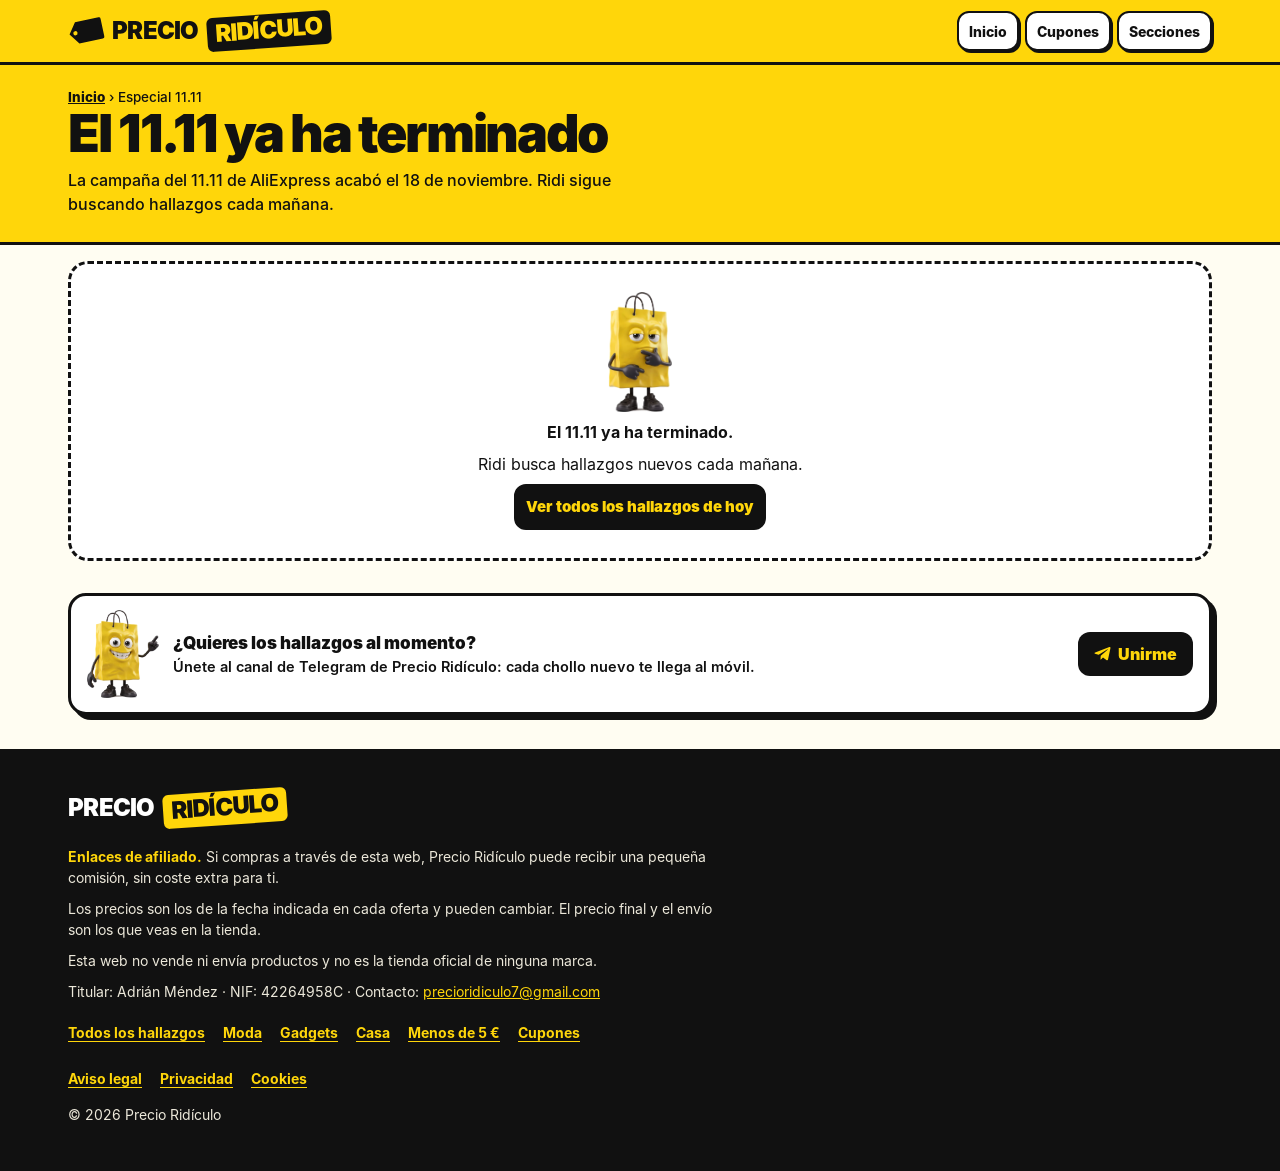
<file: 11-11/index.html>
<!DOCTYPE html>
<html lang="es">
<head>
<meta charset="utf-8">
<meta name="viewport" content="width=device-width, initial-scale=1, viewport-fit=cover">
<title>El 11.11 ha terminado · Precio Ridículo</title>
<meta name="description" content="El 11.11 de AliExpress ha terminado. Mira los hallazgos de hoy en Precio Ridículo.">
<link rel="canonical" href="https://elprecioridiculo.com/11-11/">
<meta name="robots" content="noindex">
<meta name="theme-color" content="#FFD60A">
<meta property="og:type" content="website">
<meta property="og:title" content="El 11.11 ha terminado · Precio Ridículo">
<meta property="og:description" content="El 11.11 de AliExpress ha terminado. Mira los hallazgos de hoy en Precio Ridículo.">
<meta property="og:image" content="https://elprecioridiculo.com/assets/web/compartir.jpg">
<meta property="og:url" content="https://elprecioridiculo.com/11-11/">
<meta name="twitter:card" content="summary_large_image">
<link rel="icon" href="/assets/web/icono.png">
<link rel="apple-touch-icon" href="/assets/web/icono.png">
<link rel="stylesheet" href="/assets/web/estilo.css">
<!-- Contador de visitas de Metricool (sin cookies) -->
<script>function loadScript(a){var b=document.getElementsByTagName("head")[0],c=document.createElement("script");c.type="text/javascript",c.src="https://tracker.metricool.com/resources/be.js",c.onreadystatechange=a,c.onload=a,b.appendChild(c)}loadScript(function(){beTracker.t({hash:"264aff4a553b2930b48b16aff83f65f"})});</script>
</head>
<body>
<header class="cabecera">
  <div class="wrap">
    <a class="logo" href="/" aria-label="Precio Ridículo, ir al inicio"><svg width="36" height="24" viewBox="0 0 120 80" aria-hidden="true" style="transform:rotate(-12deg)"><path d="M30 4 H110 A6 6 0 0 1 116 10 V70 A6 6 0 0 1 110 76 H30 L4 40 Z" fill="#111111"></path><circle cx="24" cy="40" r="7" fill="#FFD60A"></circle></svg><span>PRECIO</span><span class="banda">RIDÍCULO</span></a>
    <nav class="menu menu-texto" aria-label="Menú"><a href="/">Inicio</a><a class="temporada" href="/cupones/">Cupones</a><a href="/ofertas/">Secciones</a></nav>
  </div>
</header>
<main>
  <div class="cabeza-cat"><div class="wrap"><p class="migas"><a href="/">Inicio</a> › Especial 11.11</p><h1>El 11.11 ya ha terminado</h1><p>La campaña del 11.11 de AliExpress acabó el 18 de noviembre. Ridi sigue buscando hallazgos cada mañana.</p></div></div>
  <div class="wrap"><div class="rejilla lista-cat"><div class="vacio"><img src="/assets/web/ridi-7-sospecha.webp" alt="" width="216" height="400"><strong>El 11.11 ya ha terminado.</strong><span>Ridi busca hallazgos nuevos cada mañana.</span><a class="boton" href="/">Ver todos los hallazgos de hoy</a></div></div><a class="aviso-tg" href="https://t.me/precioridiculo" target="_blank" rel="noopener"><img src="/assets/web/ridi-4-senala.webp" alt="" loading="lazy" width="216" height="400"><span class="tg-texto"><strong>¿Quieres los hallazgos al momento?</strong>Únete al canal de Telegram de Precio Ridículo: cada chollo nuevo te llega al móvil.</span><span class="tg-boton"><svg viewBox="0 0 24 24" fill="currentColor" aria-hidden="true"><path d="M21.9 4.3 18.7 19.4c-.2 1.1-.9 1.3-1.8.8l-4.9-3.6-2.4 2.3c-.3.3-.5.5-1 .5l.4-5 9.1-8.2c.4-.4-.1-.6-.6-.2L6.2 13 1.4 11.5c-1-.3-1-1 .2-1.5L20.5 2.8c.9-.3 1.6.2 1.4 1.5z"/></svg>Unirme</span></a></div>
</main>
<footer class="pie">
  <div class="wrap">
    <span class="logo"><span>PRECIO</span><span class="banda">RIDÍCULO</span></span>
    <p><strong>Enlaces de afiliado.</strong> Si compras a través de esta web, Precio Ridículo puede recibir una pequeña comisión, sin coste extra para ti.</p>
    <p>Los precios son los de la fecha indicada en cada oferta y pueden cambiar. El precio final y el envío son los que veas en la tienda.</p>
    <p>Esta web no vende ni envía productos y no es la tienda oficial de ninguna marca.</p>
    <p>Titular: Adrián Méndez · NIF: 42264958C · Contacto: <a href="mailto:precioridiculo7@gmail.com">precioridiculo7@gmail.com</a></p>
    <nav class="legal" aria-label="Secciones"><a href="/ofertas/">Todos los hallazgos</a><a href="/ofertas/moda/">Moda</a><a href="/ofertas/gadgets/">Gadgets</a><a href="/ofertas/casa/">Casa</a><a href="/ofertas/menos-de-5-euros/">Menos de 5 €</a><a href="/cupones/">Cupones</a></nav>
    <nav class="legal" aria-label="Textos legales"><a href="/aviso-legal.html#aviso">Aviso legal</a><a href="/aviso-legal.html#privacidad">Privacidad</a><a href="/aviso-legal.html#cookies">Cookies</a></nav>
    <p>© 2026 Precio Ridículo</p>
  </div>
</footer>
</body>
</html>
</file>
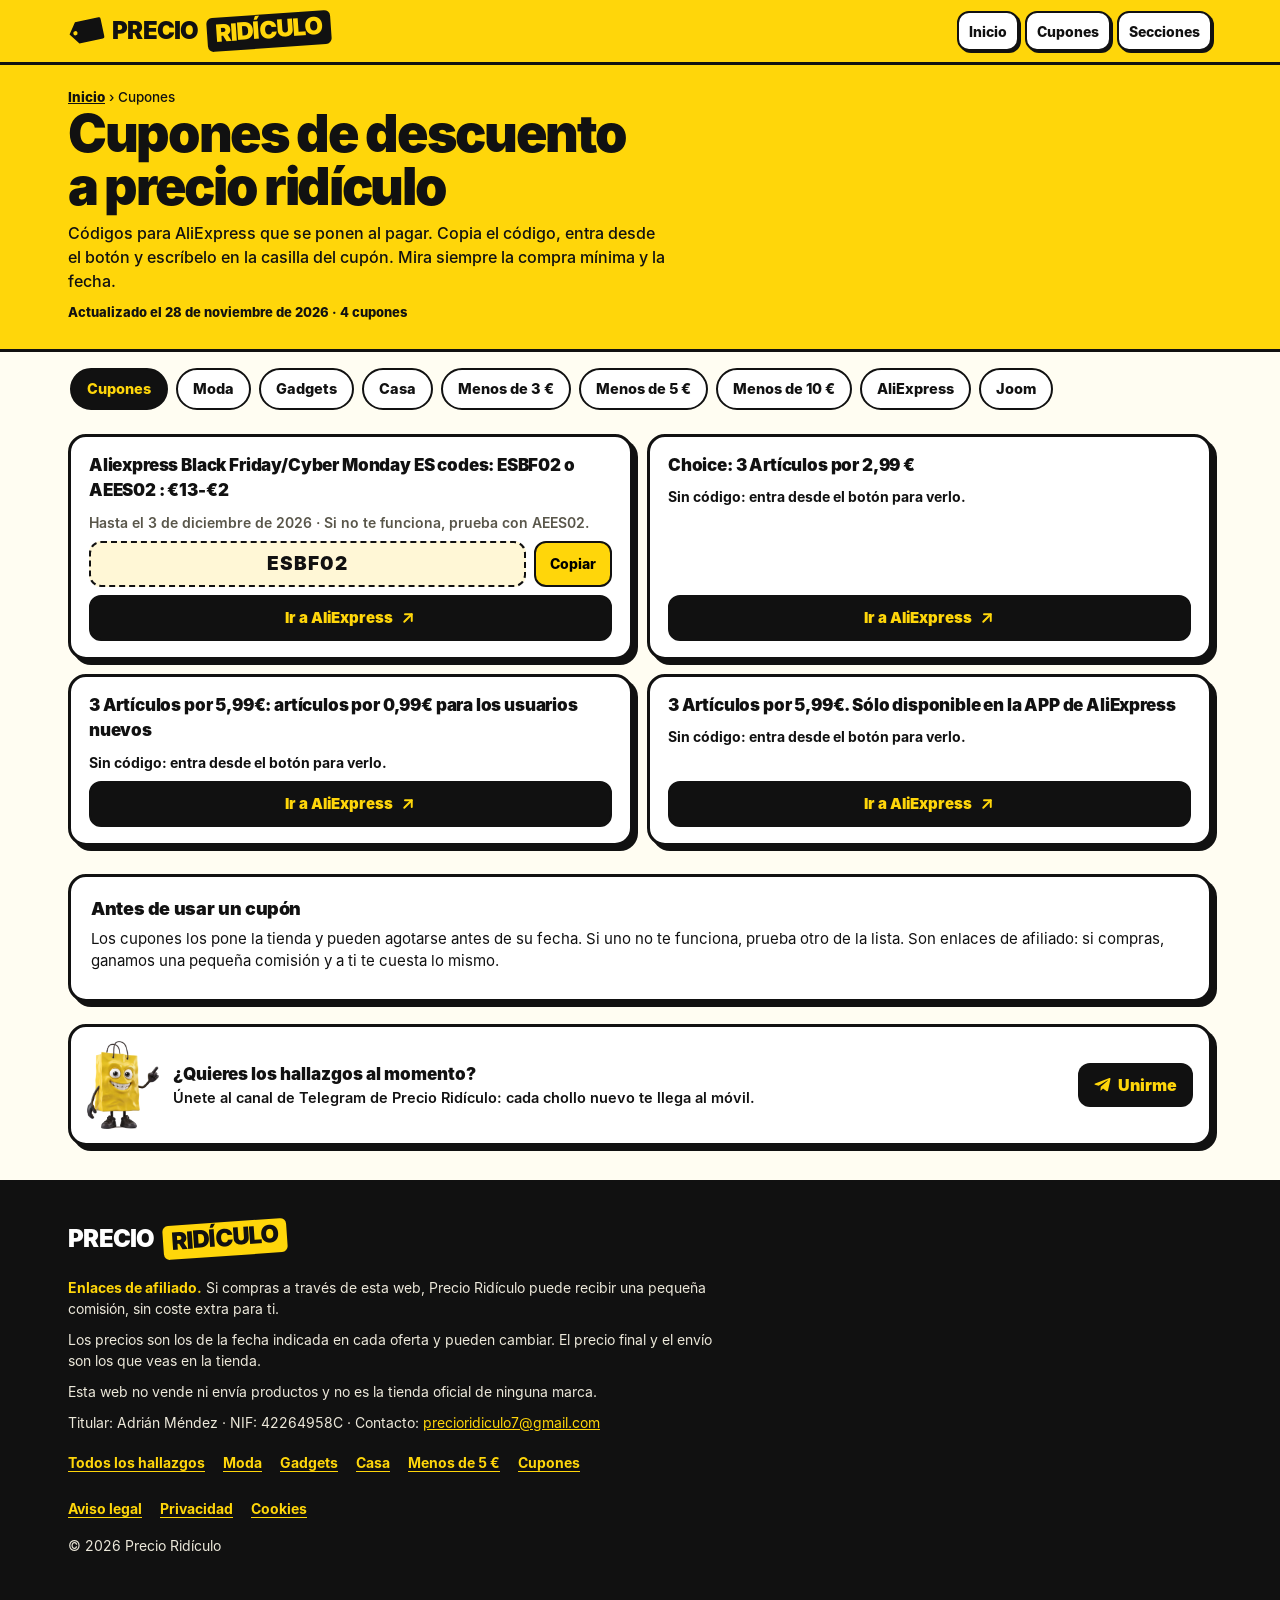
<file: cupones/index.html>
<!DOCTYPE html>
<html lang="es">
<head>
<meta charset="utf-8">
<meta name="viewport" content="width=device-width, initial-scale=1, viewport-fit=cover">
<title>Cupones de AliExpress de hoy · Precio Ridículo</title>
<meta name="description" content="Cupones y códigos de descuento de AliExpress en vigor, revisados cada día por Precio Ridículo.">
<link rel="canonical" href="https://elprecioridiculo.com/cupones/">
<meta name="theme-color" content="#FFD60A">
<meta property="og:type" content="website">
<meta property="og:title" content="Cupones de AliExpress de hoy · Precio Ridículo">
<meta property="og:description" content="Cupones y códigos de descuento de AliExpress en vigor, revisados cada día por Precio Ridículo.">
<meta property="og:image" content="https://elprecioridiculo.com/assets/web/compartir.jpg">
<meta property="og:url" content="https://elprecioridiculo.com/cupones/">
<meta name="twitter:card" content="summary_large_image">
<link rel="icon" href="/assets/web/icono.png">
<link rel="apple-touch-icon" href="/assets/web/icono.png">
<link rel="stylesheet" href="/assets/web/estilo.css">
<!-- Contador de visitas de Metricool (sin cookies) -->
<script>function loadScript(a){var b=document.getElementsByTagName("head")[0],c=document.createElement("script");c.type="text/javascript",c.src="https://tracker.metricool.com/resources/be.js",c.onreadystatechange=a,c.onload=a,b.appendChild(c)}loadScript(function(){beTracker.t({hash:"264aff4a553b2930b48b16aff83f65f"})});</script>
</head>
<body>
<header class="cabecera">
  <div class="wrap">
    <a class="logo" href="/" aria-label="Precio Ridículo, ir al inicio"><svg width="36" height="24" viewBox="0 0 120 80" aria-hidden="true" style="transform:rotate(-12deg)"><path d="M30 4 H110 A6 6 0 0 1 116 10 V70 A6 6 0 0 1 110 76 H30 L4 40 Z" fill="#111111"></path><circle cx="24" cy="40" r="7" fill="#FFD60A"></circle></svg><span>PRECIO</span><span class="banda">RIDÍCULO</span></a>
    <nav class="menu menu-texto" aria-label="Menú"><a href="/">Inicio</a><a class="temporada" href="/cupones/">Cupones</a><a href="/ofertas/">Secciones</a></nav>
  </div>
</header>
<main>
  <div class="cabeza-cat"><div class="wrap"><p class="migas"><a href="/">Inicio</a> › Cupones</p><h1>Cupones de descuento a precio ridículo</h1><p>Códigos para AliExpress que se ponen al pagar. Copia el código, entra desde el botón y escríbelo en la casilla del cupón. Mira siempre la compra mínima y la fecha.</p><p class="actualizado">Actualizado el 28 de noviembre de 2026 · 4 cupones</p></div></div>
  <div class="wrap"><nav class="enlaces-cat" aria-label="Secciones"><a href="/cupones/" aria-current="page">Cupones</a><a href="/ofertas/moda/">Moda</a><a href="/ofertas/gadgets/">Gadgets</a><a href="/ofertas/casa/">Casa</a><a href="/ofertas/menos-de-3-euros/">Menos de 3 €</a><a href="/ofertas/menos-de-5-euros/">Menos de 5 €</a><a href="/ofertas/menos-de-10-euros/">Menos de 10 €</a><a href="/ofertas/aliexpress/">AliExpress</a><a href="/ofertas/joom/">Joom</a></nav><div class="cupones"><article class="cupon"><h3>Aliexpress Black Friday/Cyber Monday ES codes: ESBF02 o AEES02 : €13-€2</h3><p class="detalle">Hasta el 3 de diciembre de 2026 · Si no te funciona, prueba con AEES02.</p><div class="codigo"><code>ESBF02</code><button class="copiar" type="button" data-codigo="ESBF02">Copiar</button></div><a class="boton" href="https://rzekl.com/g/i0o8efy48a994f380ebb16525dc3e8/?i=3&amp;subid=web" target="_blank" rel="sponsored nofollow noopener">Ir a AliExpress<svg viewBox="0 0 24 24" fill="none" stroke="currentColor" stroke-width="2.6" stroke-linecap="round" stroke-linejoin="round" aria-hidden="true"><path d="M7 17 17 7"/><path d="M8 7h9v9"/></svg></a></article><article class="cupon"><h3>Choice: 3 Artículos por 2,99 €</h3><p class="sin-codigo">Sin código: entra desde el botón para verlo.</p><a class="boton" href="https://rzekl.com/g/c3c65tglcm994f380ebb16525dc3e8/?i=3&amp;subid=web" target="_blank" rel="sponsored nofollow noopener">Ir a AliExpress<svg viewBox="0 0 24 24" fill="none" stroke="currentColor" stroke-width="2.6" stroke-linecap="round" stroke-linejoin="round" aria-hidden="true"><path d="M7 17 17 7"/><path d="M8 7h9v9"/></svg></a></article><article class="cupon"><h3>3 Artículos por 5,99€: artículos por 0,99€ para los usuarios nuevos</h3><p class="sin-codigo">Sin código: entra desde el botón para verlo.</p><a class="boton" href="https://rzekl.com/g/9eb1x1y865994f380ebb16525dc3e8/?i=3&amp;subid=web" target="_blank" rel="sponsored nofollow noopener">Ir a AliExpress<svg viewBox="0 0 24 24" fill="none" stroke="currentColor" stroke-width="2.6" stroke-linecap="round" stroke-linejoin="round" aria-hidden="true"><path d="M7 17 17 7"/><path d="M8 7h9v9"/></svg></a></article><article class="cupon"><h3>3 Artículos por 5,99€. Sólo disponible en la APP de AliExpress</h3><p class="sin-codigo">Sin código: entra desde el botón para verlo.</p><a class="boton" href="https://rzekl.com/g/w3olfft0aw994f380ebb16525dc3e8/?i=3&amp;subid=web" target="_blank" rel="sponsored nofollow noopener">Ir a AliExpress<svg viewBox="0 0 24 24" fill="none" stroke="currentColor" stroke-width="2.6" stroke-linecap="round" stroke-linejoin="round" aria-hidden="true"><path d="M7 17 17 7"/><path d="M8 7h9v9"/></svg></a></article></div><section class="mas-info"><h2>Antes de usar un cupón</h2><p>Los cupones los pone la tienda y pueden agotarse antes de su fecha. Si uno no te funciona, prueba otro de la lista. Son enlaces de afiliado: si compras, ganamos una pequeña comisión y a ti te cuesta lo mismo.</p></section><script>document.querySelectorAll('.copiar').forEach(function(b){b.addEventListener('click',function(){var c=b.getAttribute('data-codigo');function ok(){b.textContent='¡Copiado!';setTimeout(function(){b.textContent='Copiar'},1800)}if(navigator.clipboard){navigator.clipboard.writeText(c).then(ok,function(){})}else{var t=document.createElement('textarea');t.value=c;document.body.appendChild(t);t.select();try{document.execCommand('copy');ok()}catch(e){}t.remove()}})})</script><a class="aviso-tg" href="https://t.me/precioridiculo" target="_blank" rel="noopener"><img src="/assets/web/ridi-4-senala.webp" alt="" loading="lazy" width="216" height="400"><span class="tg-texto"><strong>¿Quieres los hallazgos al momento?</strong>Únete al canal de Telegram de Precio Ridículo: cada chollo nuevo te llega al móvil.</span><span class="tg-boton"><svg viewBox="0 0 24 24" fill="currentColor" aria-hidden="true"><path d="M21.9 4.3 18.7 19.4c-.2 1.1-.9 1.3-1.8.8l-4.9-3.6-2.4 2.3c-.3.3-.5.5-1 .5l.4-5 9.1-8.2c.4-.4-.1-.6-.6-.2L6.2 13 1.4 11.5c-1-.3-1-1 .2-1.5L20.5 2.8c.9-.3 1.6.2 1.4 1.5z"/></svg>Unirme</span></a></div>
</main>
<footer class="pie">
  <div class="wrap">
    <span class="logo"><span>PRECIO</span><span class="banda">RIDÍCULO</span></span>
    <p><strong>Enlaces de afiliado.</strong> Si compras a través de esta web, Precio Ridículo puede recibir una pequeña comisión, sin coste extra para ti.</p>
    <p>Los precios son los de la fecha indicada en cada oferta y pueden cambiar. El precio final y el envío son los que veas en la tienda.</p>
    <p>Esta web no vende ni envía productos y no es la tienda oficial de ninguna marca.</p>
    <p>Titular: Adrián Méndez · NIF: 42264958C · Contacto: <a href="mailto:precioridiculo7@gmail.com">precioridiculo7@gmail.com</a></p>
    <nav class="legal" aria-label="Secciones"><a href="/ofertas/">Todos los hallazgos</a><a href="/ofertas/moda/">Moda</a><a href="/ofertas/gadgets/">Gadgets</a><a href="/ofertas/casa/">Casa</a><a href="/ofertas/menos-de-5-euros/">Menos de 5 €</a><a href="/cupones/">Cupones</a></nav>
    <nav class="legal" aria-label="Textos legales"><a href="/aviso-legal.html#aviso">Aviso legal</a><a href="/aviso-legal.html#privacidad">Privacidad</a><a href="/aviso-legal.html#cookies">Cookies</a></nav>
    <p>© 2026 Precio Ridículo</p>
  </div>
</footer>
</body>
</html>
</file>
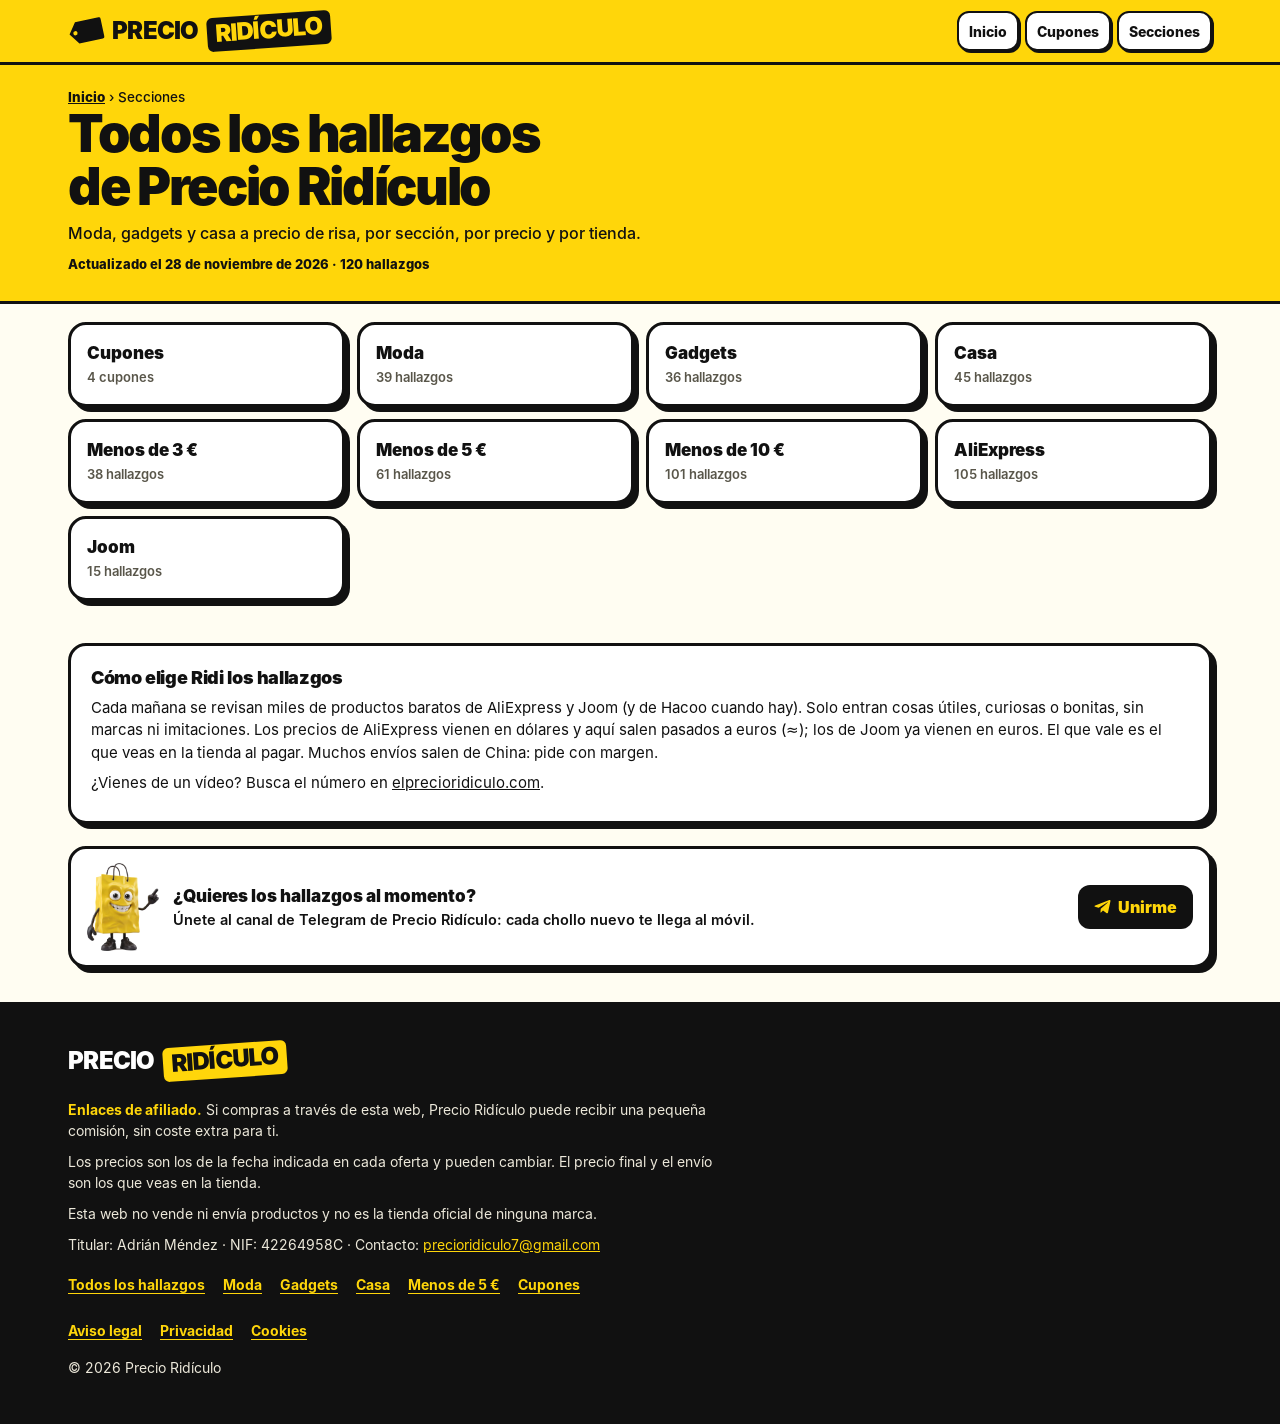
<file: ofertas/index.html>
<!DOCTYPE html>
<html lang="es">
<head>
<meta charset="utf-8">
<meta name="viewport" content="width=device-width, initial-scale=1, viewport-fit=cover">
<title>Hallazgos baratos por sección · Precio Ridículo</title>
<meta name="description" content="Moda, gadgets y casa a precio ridículo: todas las secciones de Precio Ridículo.">
<link rel="canonical" href="https://elprecioridiculo.com/ofertas/">
<meta name="theme-color" content="#FFD60A">
<meta property="og:type" content="website">
<meta property="og:title" content="Hallazgos baratos por sección · Precio Ridículo">
<meta property="og:description" content="Moda, gadgets y casa a precio ridículo: todas las secciones de Precio Ridículo.">
<meta property="og:image" content="https://elprecioridiculo.com/assets/web/compartir.jpg">
<meta property="og:url" content="https://elprecioridiculo.com/ofertas/">
<meta name="twitter:card" content="summary_large_image">
<link rel="icon" href="/assets/web/icono.png">
<link rel="apple-touch-icon" href="/assets/web/icono.png">
<link rel="stylesheet" href="/assets/web/estilo.css">
<!-- Contador de visitas de Metricool (sin cookies) -->
<script>function loadScript(a){var b=document.getElementsByTagName("head")[0],c=document.createElement("script");c.type="text/javascript",c.src="https://tracker.metricool.com/resources/be.js",c.onreadystatechange=a,c.onload=a,b.appendChild(c)}loadScript(function(){beTracker.t({hash:"264aff4a553b2930b48b16aff83f65f"})});</script>
</head>
<body>
<header class="cabecera">
  <div class="wrap">
    <a class="logo" href="/" aria-label="Precio Ridículo, ir al inicio"><svg width="36" height="24" viewBox="0 0 120 80" aria-hidden="true" style="transform:rotate(-12deg)"><path d="M30 4 H110 A6 6 0 0 1 116 10 V70 A6 6 0 0 1 110 76 H30 L4 40 Z" fill="#111111"></path><circle cx="24" cy="40" r="7" fill="#FFD60A"></circle></svg><span>PRECIO</span><span class="banda">RIDÍCULO</span></a>
    <nav class="menu menu-texto" aria-label="Menú"><a href="/">Inicio</a><a class="temporada" href="/cupones/">Cupones</a><a href="/ofertas/">Secciones</a></nav>
  </div>
</header>
<main>
  <div class="cabeza-cat"><div class="wrap"><p class="migas"><a href="/">Inicio</a> › Secciones</p><h1>Todos los hallazgos de Precio Ridículo</h1><p>Moda, gadgets y casa a precio de risa, por sección, por precio y por tienda.</p><p class="actualizado">Actualizado el 28 de noviembre de 2026 · 120 hallazgos</p></div></div>
  <div class="wrap"><div class="indice-cat"><a href="/cupones/">Cupones<small>4 cupones</small></a><a href="/ofertas/moda/">Moda<small>39 hallazgos</small></a><a href="/ofertas/gadgets/">Gadgets<small>36 hallazgos</small></a><a href="/ofertas/casa/">Casa<small>45 hallazgos</small></a><a href="/ofertas/menos-de-3-euros/">Menos de 3 €<small>38 hallazgos</small></a><a href="/ofertas/menos-de-5-euros/">Menos de 5 €<small>61 hallazgos</small></a><a href="/ofertas/menos-de-10-euros/">Menos de 10 €<small>101 hallazgos</small></a><a href="/ofertas/aliexpress/">AliExpress<small>105 hallazgos</small></a><a href="/ofertas/joom/">Joom<small>15 hallazgos</small></a></div><section class="mas-info"><h2>Cómo elige Ridi los hallazgos</h2><p>Cada mañana se revisan miles de productos baratos de AliExpress y Joom (y de Hacoo cuando hay). Solo entran cosas útiles, curiosas o bonitas, sin marcas ni imitaciones. Los precios de AliExpress vienen en dólares y aquí salen pasados a euros (≈); los de Joom ya vienen en euros. El que vale es el que veas en la tienda al pagar. Muchos envíos salen de China: pide con margen.</p><p>¿Vienes de un vídeo? Busca el número en <a href="/">elprecioridiculo.com</a>.</p></section><a class="aviso-tg" href="https://t.me/precioridiculo" target="_blank" rel="noopener"><img src="/assets/web/ridi-4-senala.webp" alt="" loading="lazy" width="216" height="400"><span class="tg-texto"><strong>¿Quieres los hallazgos al momento?</strong>Únete al canal de Telegram de Precio Ridículo: cada chollo nuevo te llega al móvil.</span><span class="tg-boton"><svg viewBox="0 0 24 24" fill="currentColor" aria-hidden="true"><path d="M21.9 4.3 18.7 19.4c-.2 1.1-.9 1.3-1.8.8l-4.9-3.6-2.4 2.3c-.3.3-.5.5-1 .5l.4-5 9.1-8.2c.4-.4-.1-.6-.6-.2L6.2 13 1.4 11.5c-1-.3-1-1 .2-1.5L20.5 2.8c.9-.3 1.6.2 1.4 1.5z"/></svg>Unirme</span></a></div>
</main>
<footer class="pie">
  <div class="wrap">
    <span class="logo"><span>PRECIO</span><span class="banda">RIDÍCULO</span></span>
    <p><strong>Enlaces de afiliado.</strong> Si compras a través de esta web, Precio Ridículo puede recibir una pequeña comisión, sin coste extra para ti.</p>
    <p>Los precios son los de la fecha indicada en cada oferta y pueden cambiar. El precio final y el envío son los que veas en la tienda.</p>
    <p>Esta web no vende ni envía productos y no es la tienda oficial de ninguna marca.</p>
    <p>Titular: Adrián Méndez · NIF: 42264958C · Contacto: <a href="mailto:precioridiculo7@gmail.com">precioridiculo7@gmail.com</a></p>
    <nav class="legal" aria-label="Secciones"><a href="/ofertas/">Todos los hallazgos</a><a href="/ofertas/moda/">Moda</a><a href="/ofertas/gadgets/">Gadgets</a><a href="/ofertas/casa/">Casa</a><a href="/ofertas/menos-de-5-euros/">Menos de 5 €</a><a href="/cupones/">Cupones</a></nav>
    <nav class="legal" aria-label="Textos legales"><a href="/aviso-legal.html#aviso">Aviso legal</a><a href="/aviso-legal.html#privacidad">Privacidad</a><a href="/aviso-legal.html#cookies">Cookies</a></nav>
    <p>© 2026 Precio Ridículo</p>
  </div>
</footer>
</body>
</html>
</file>
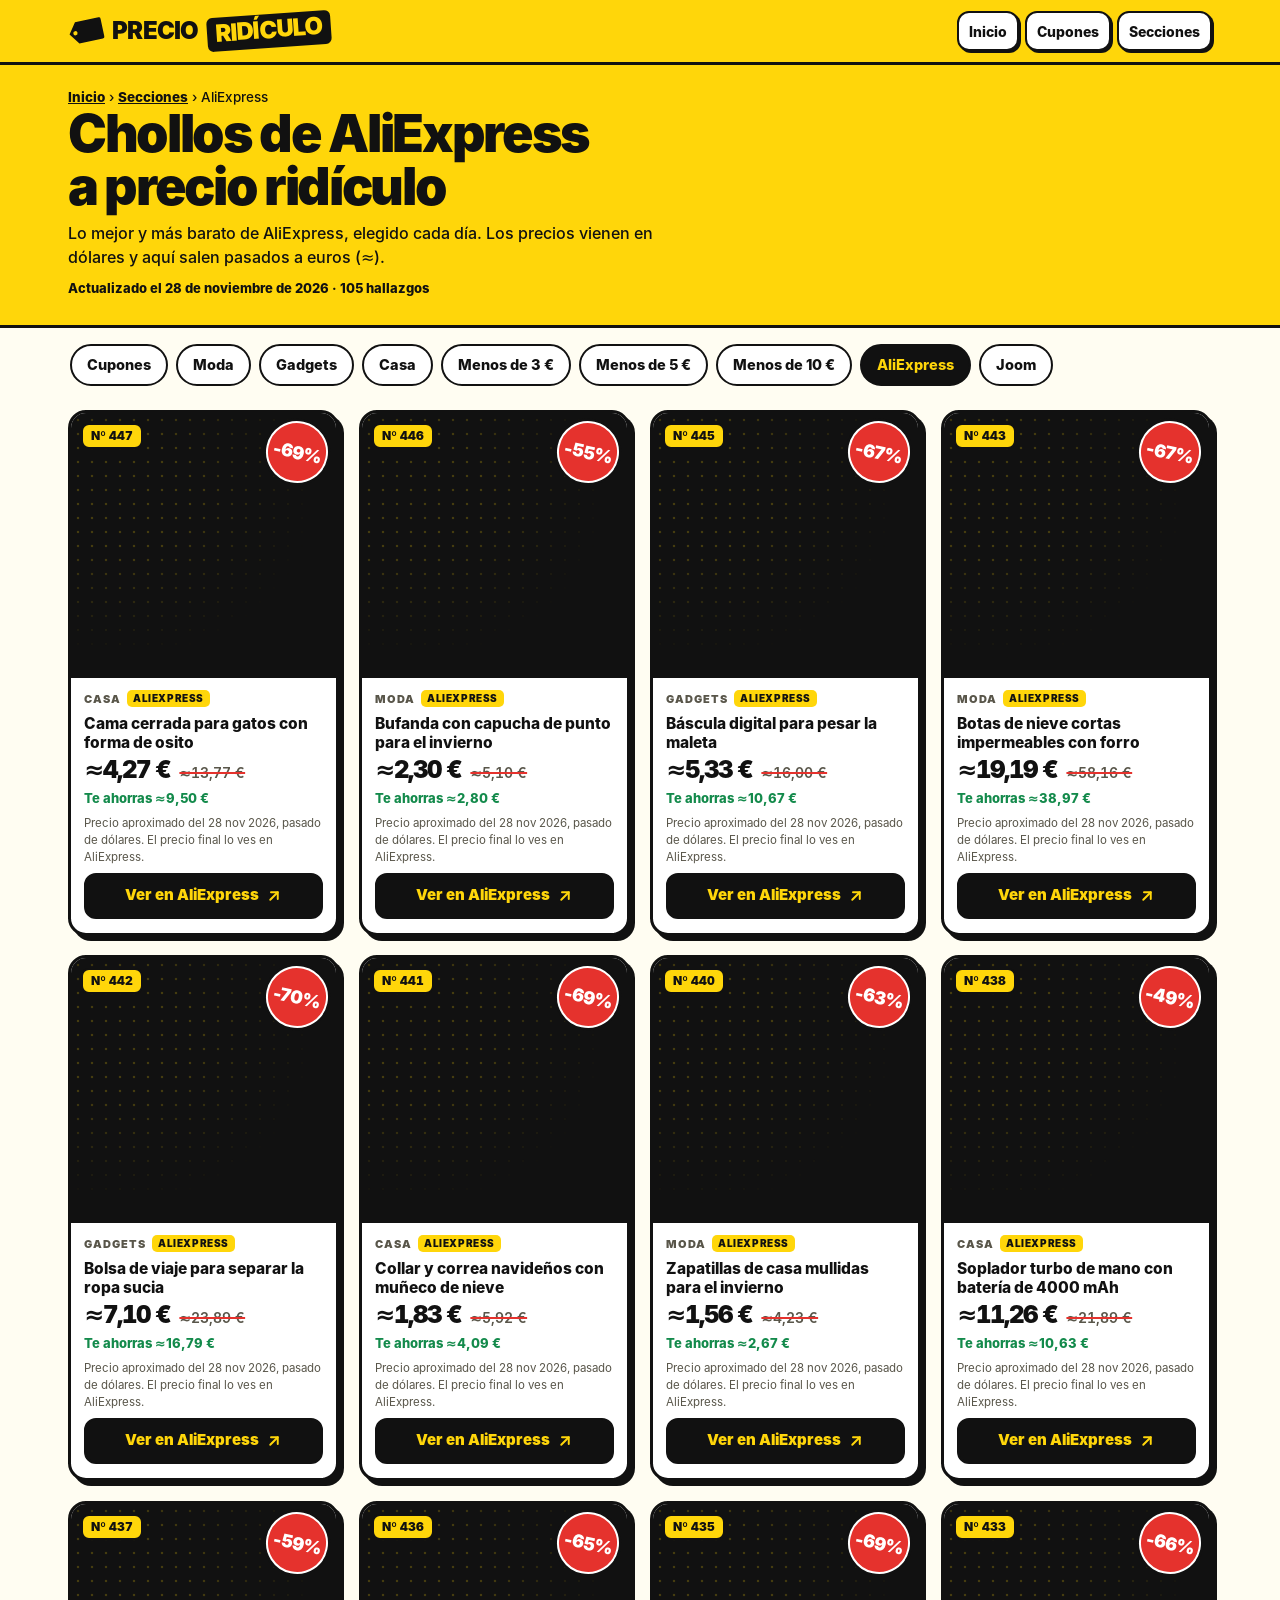
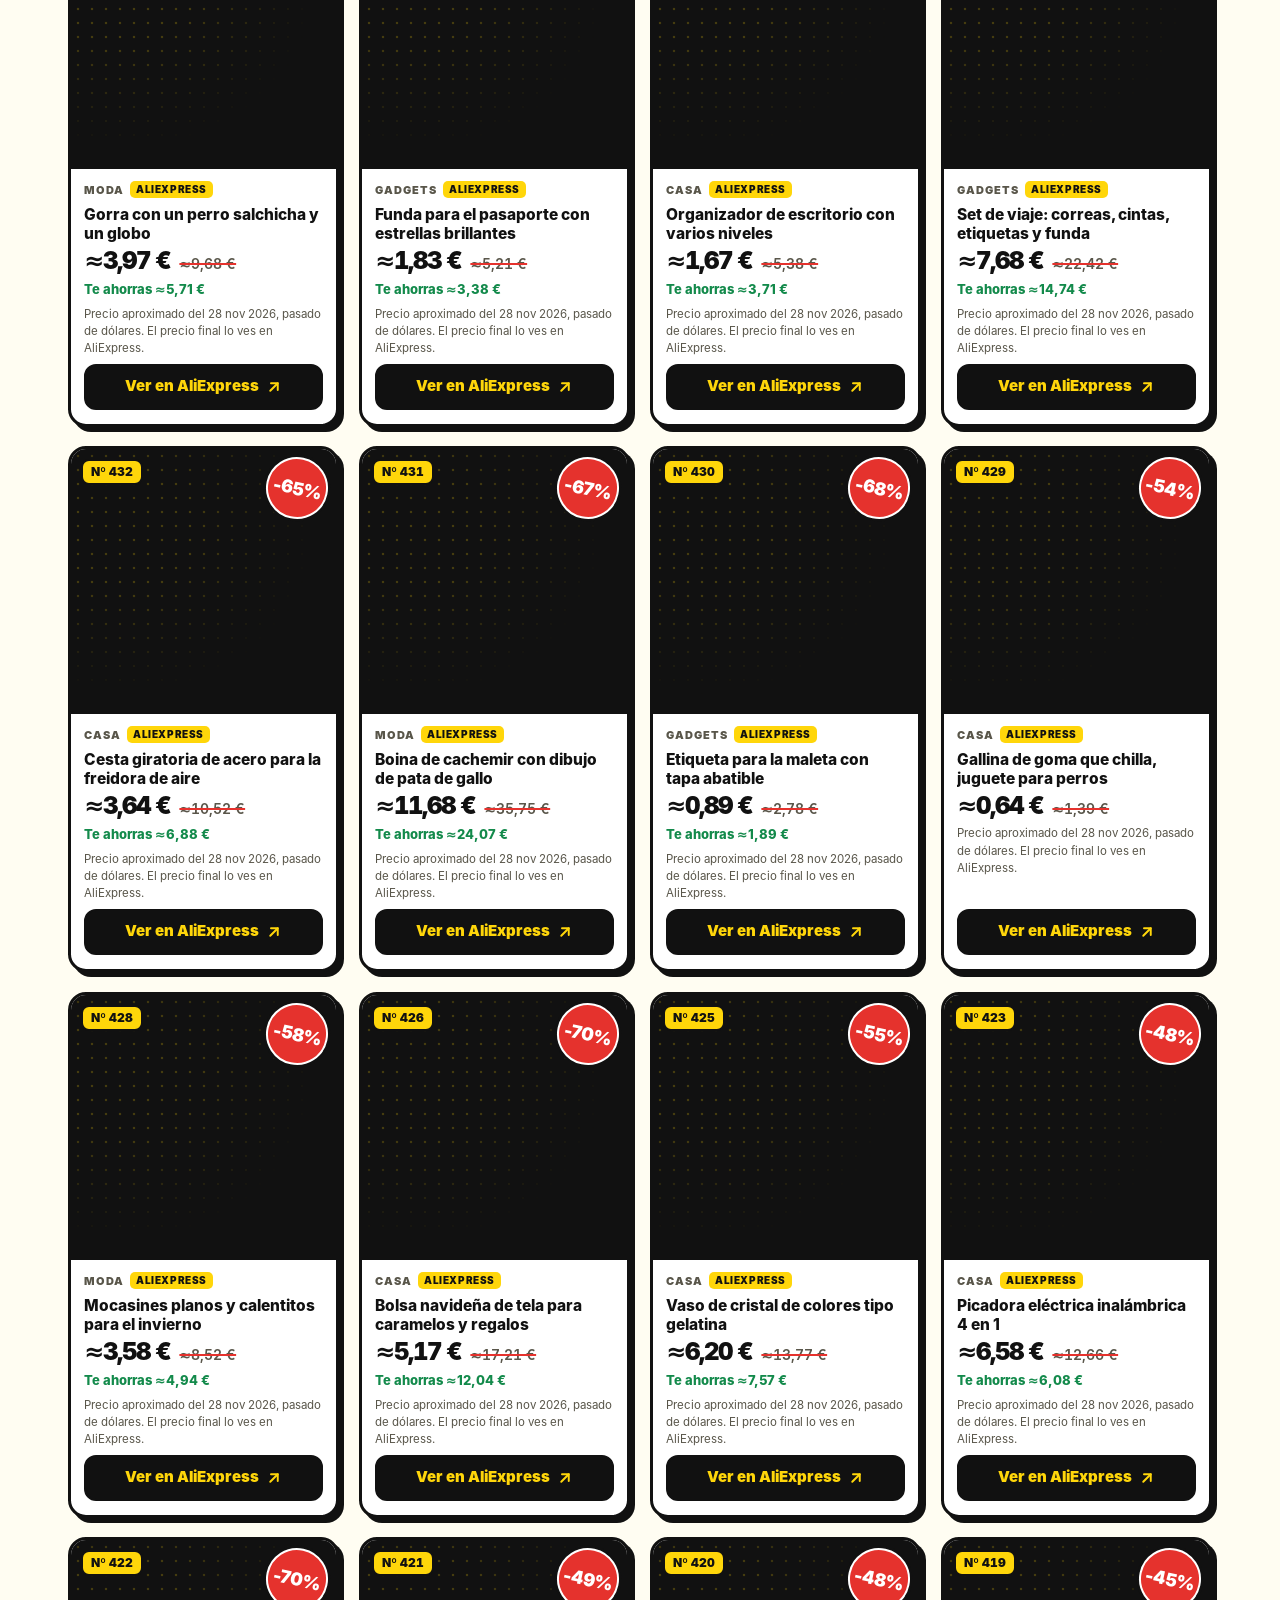
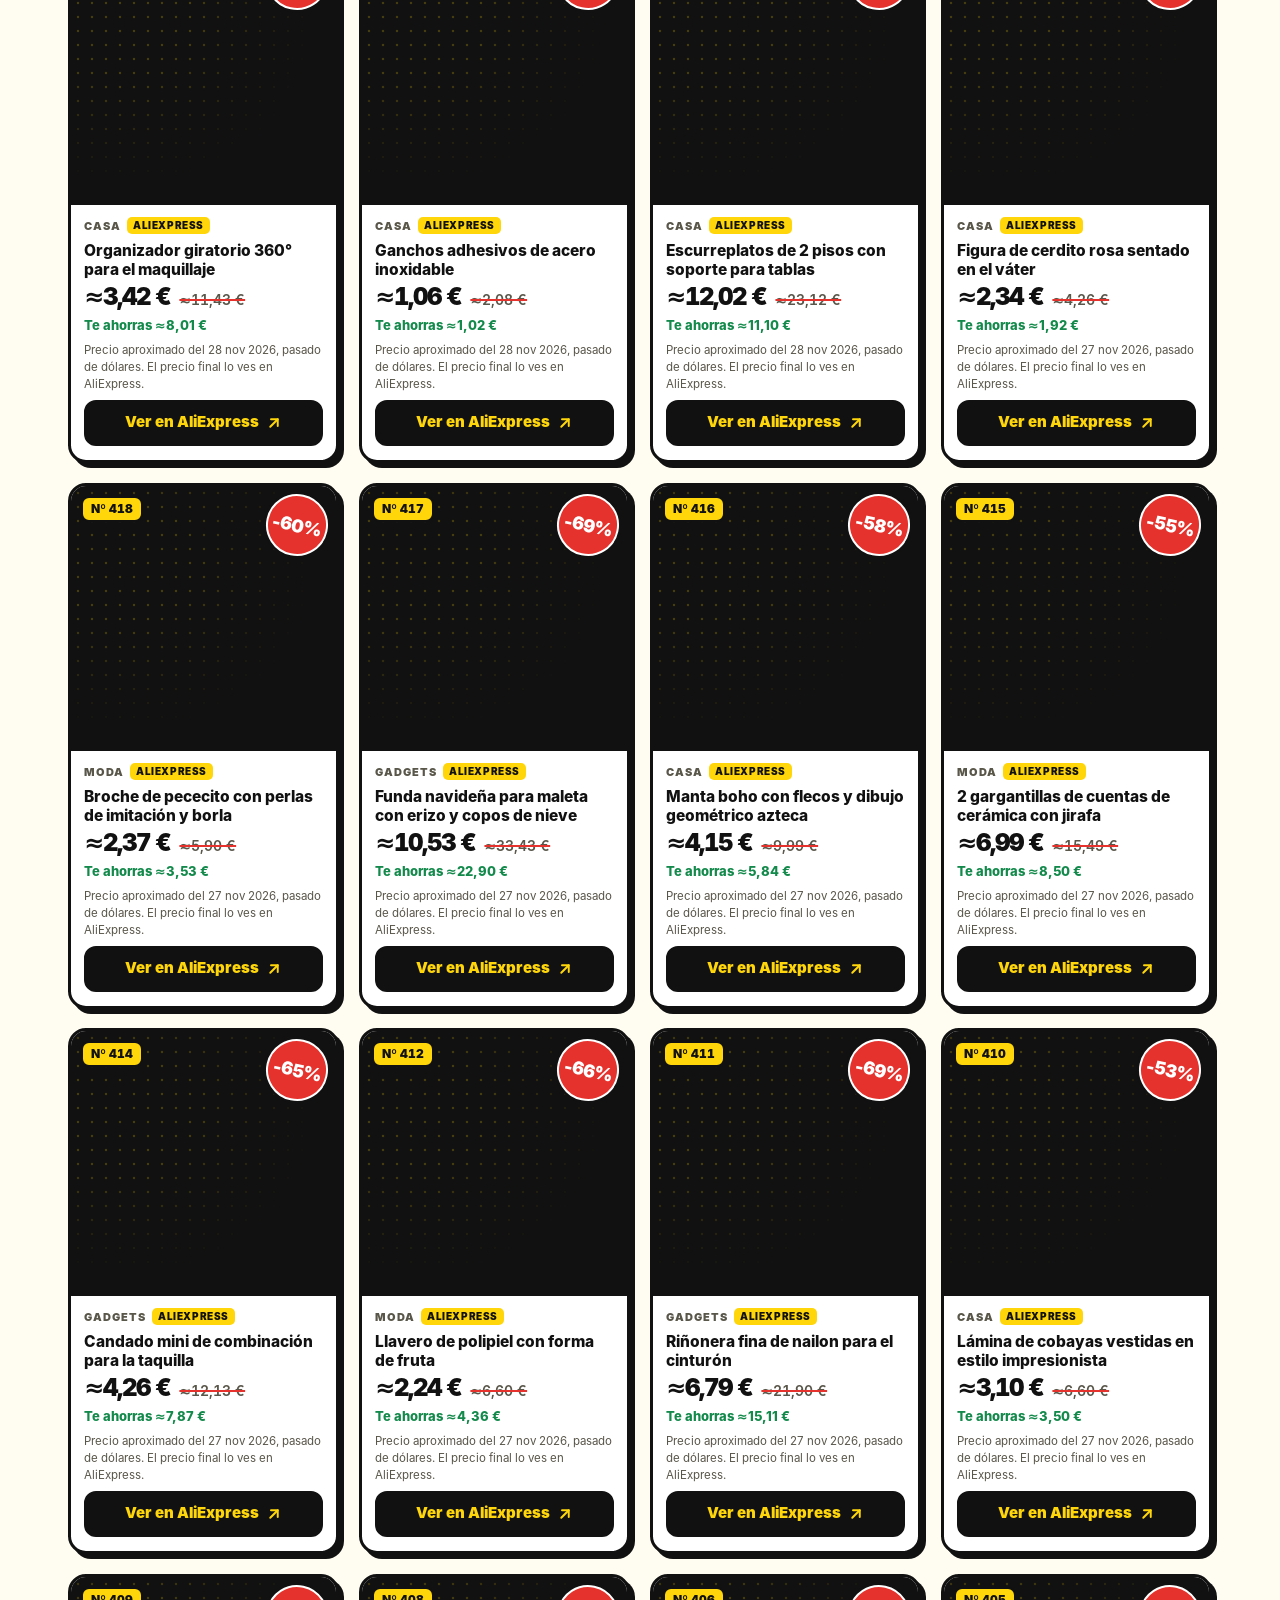
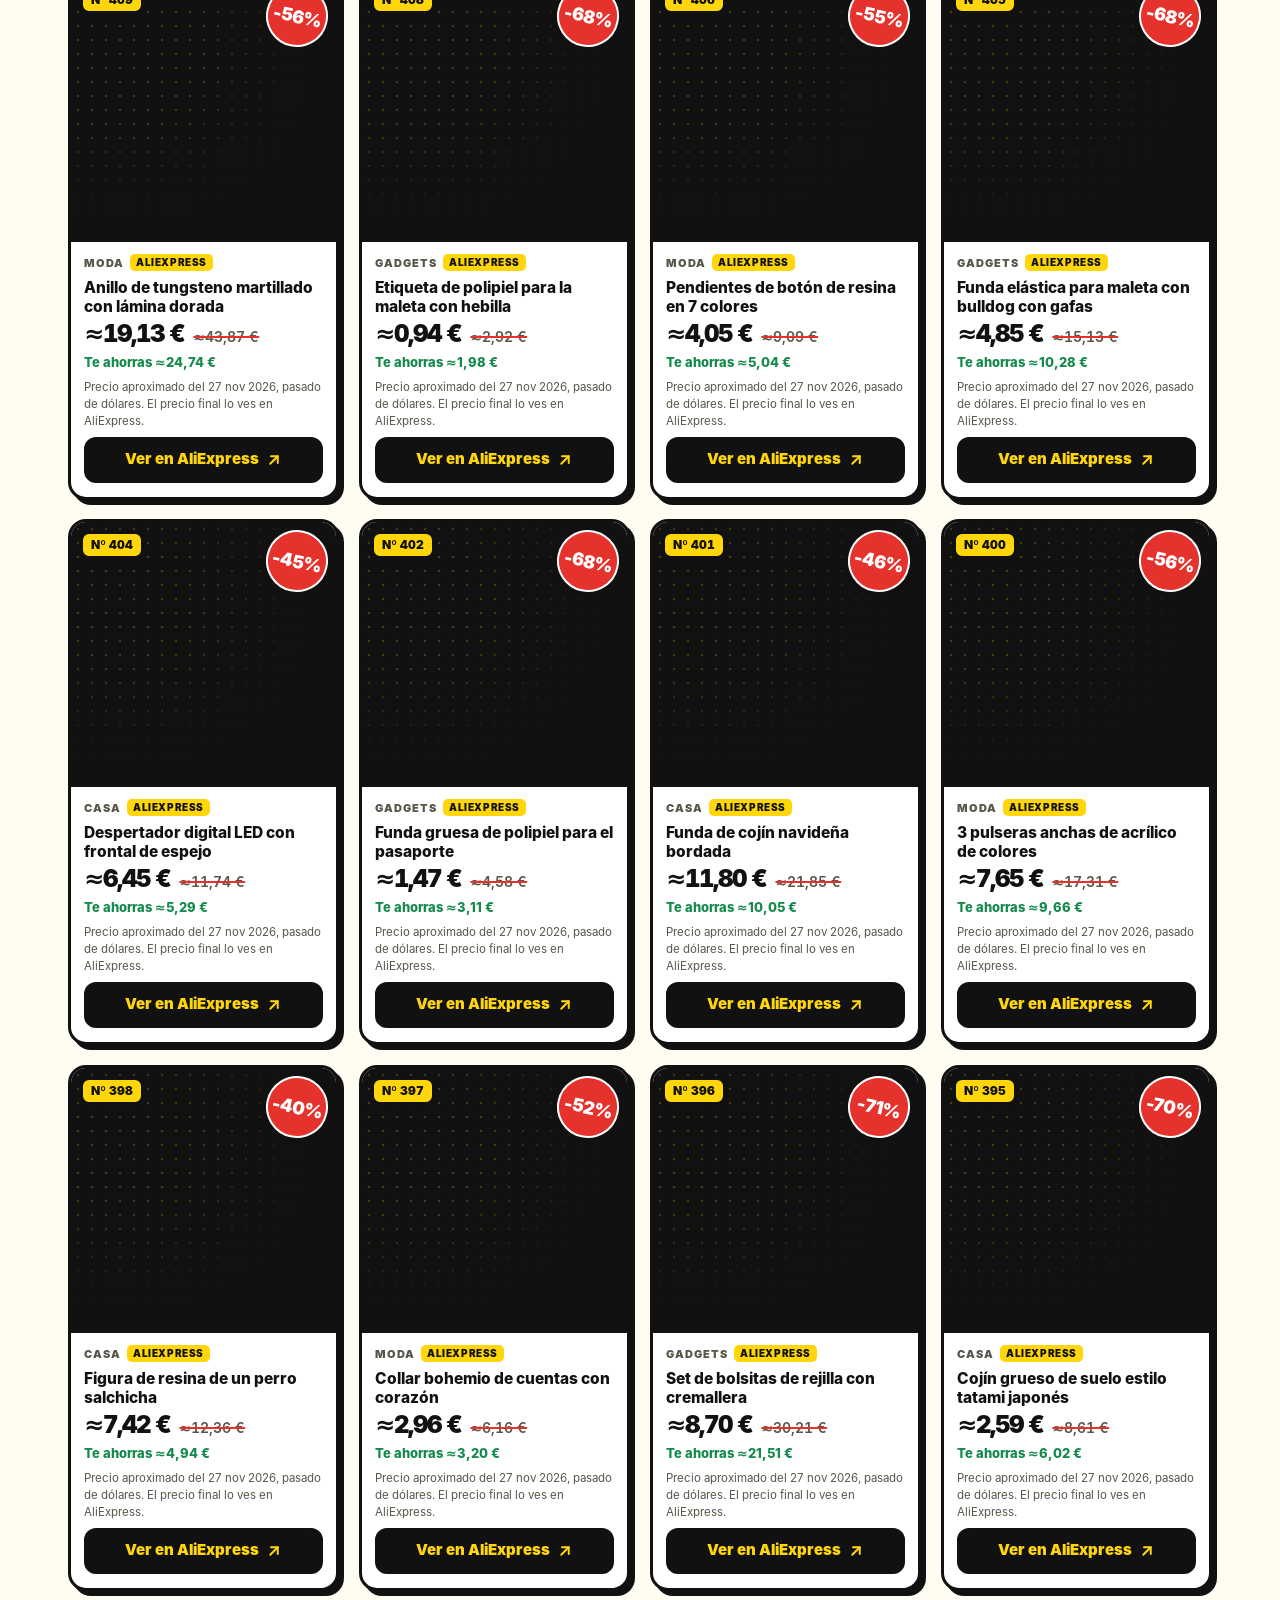
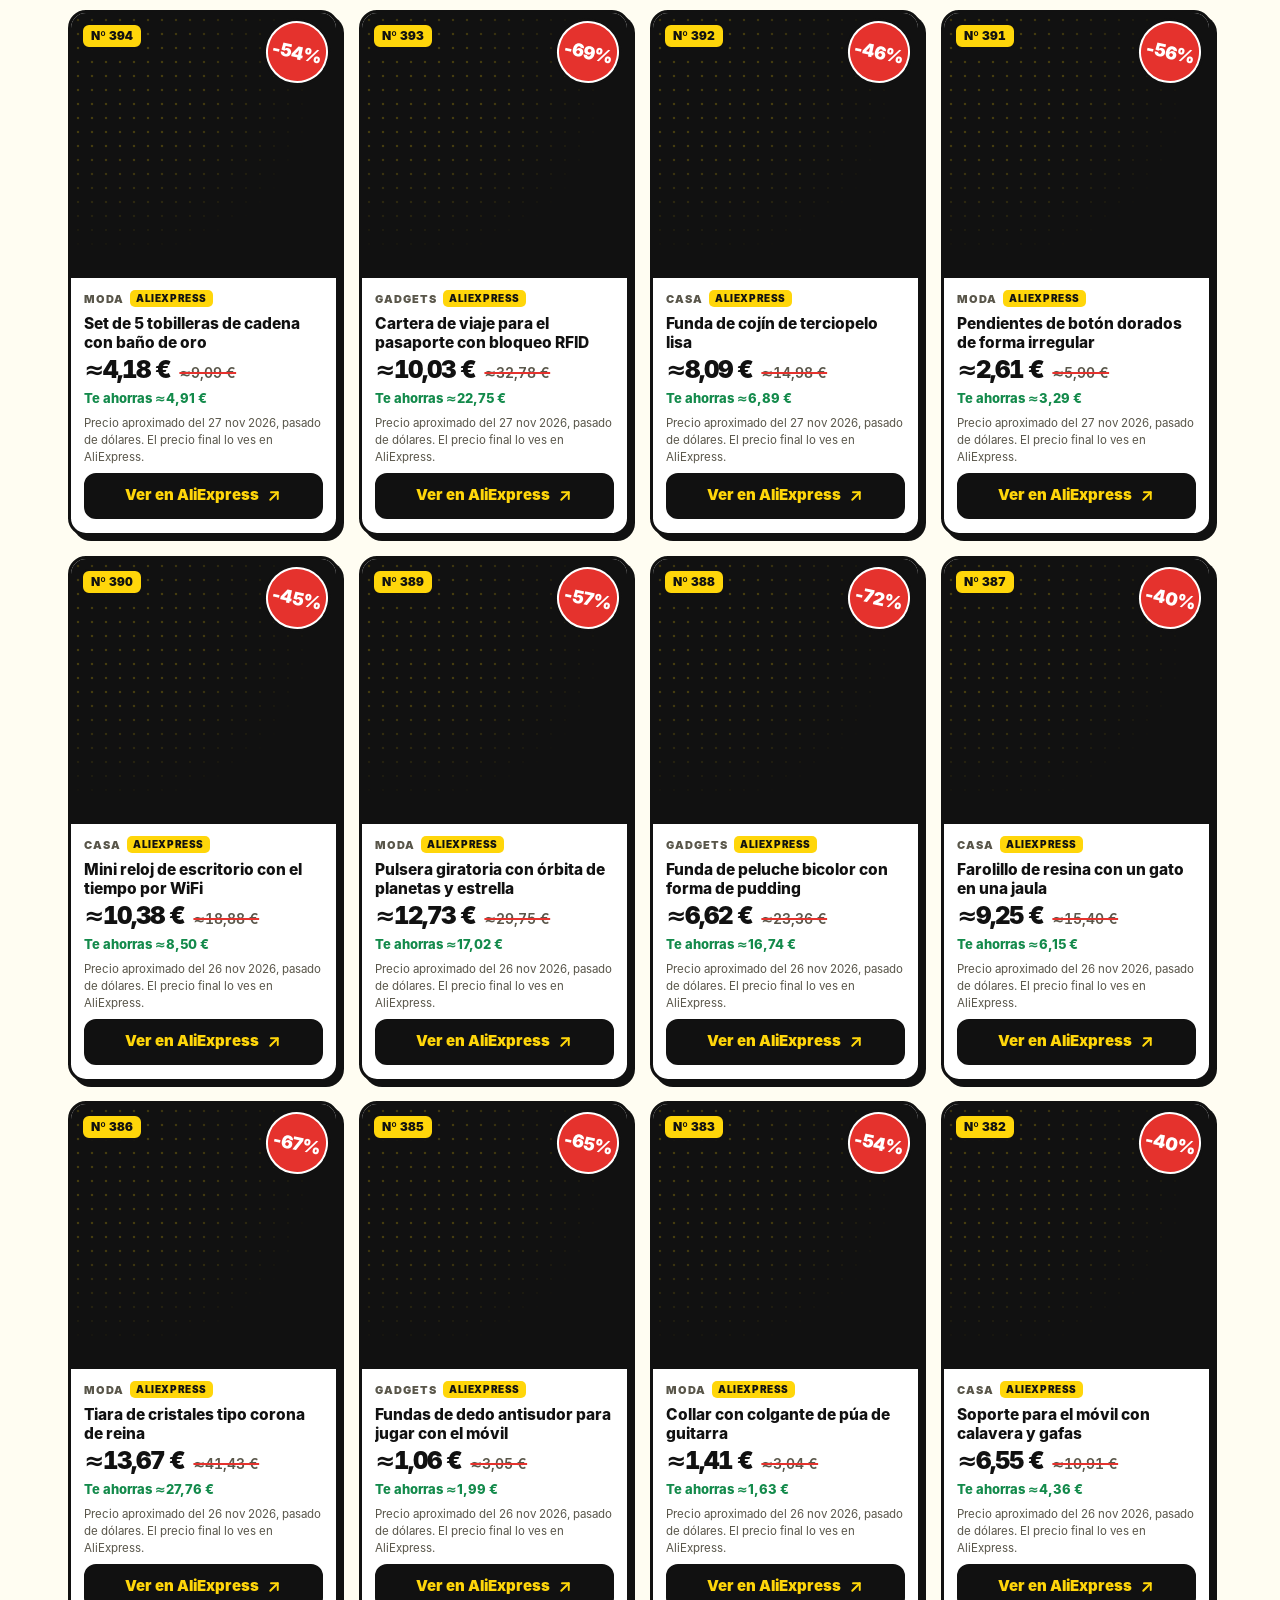
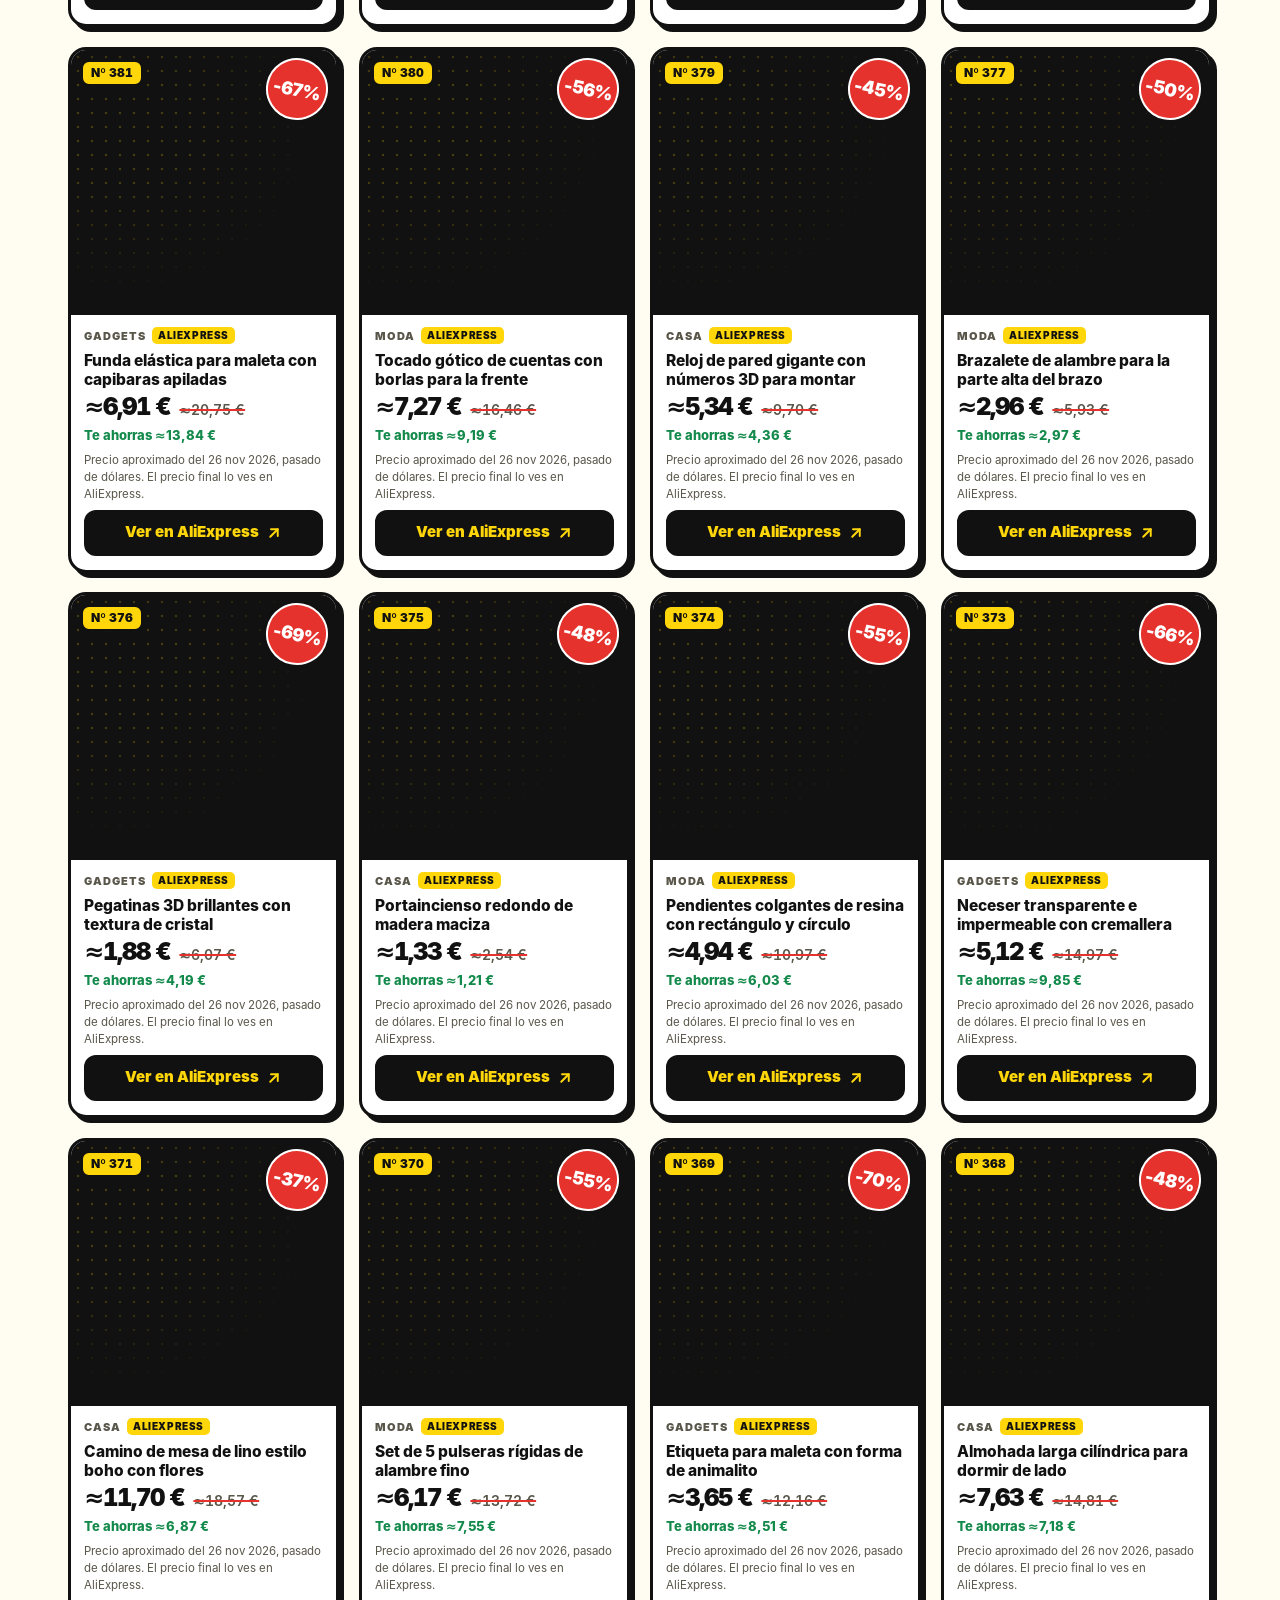
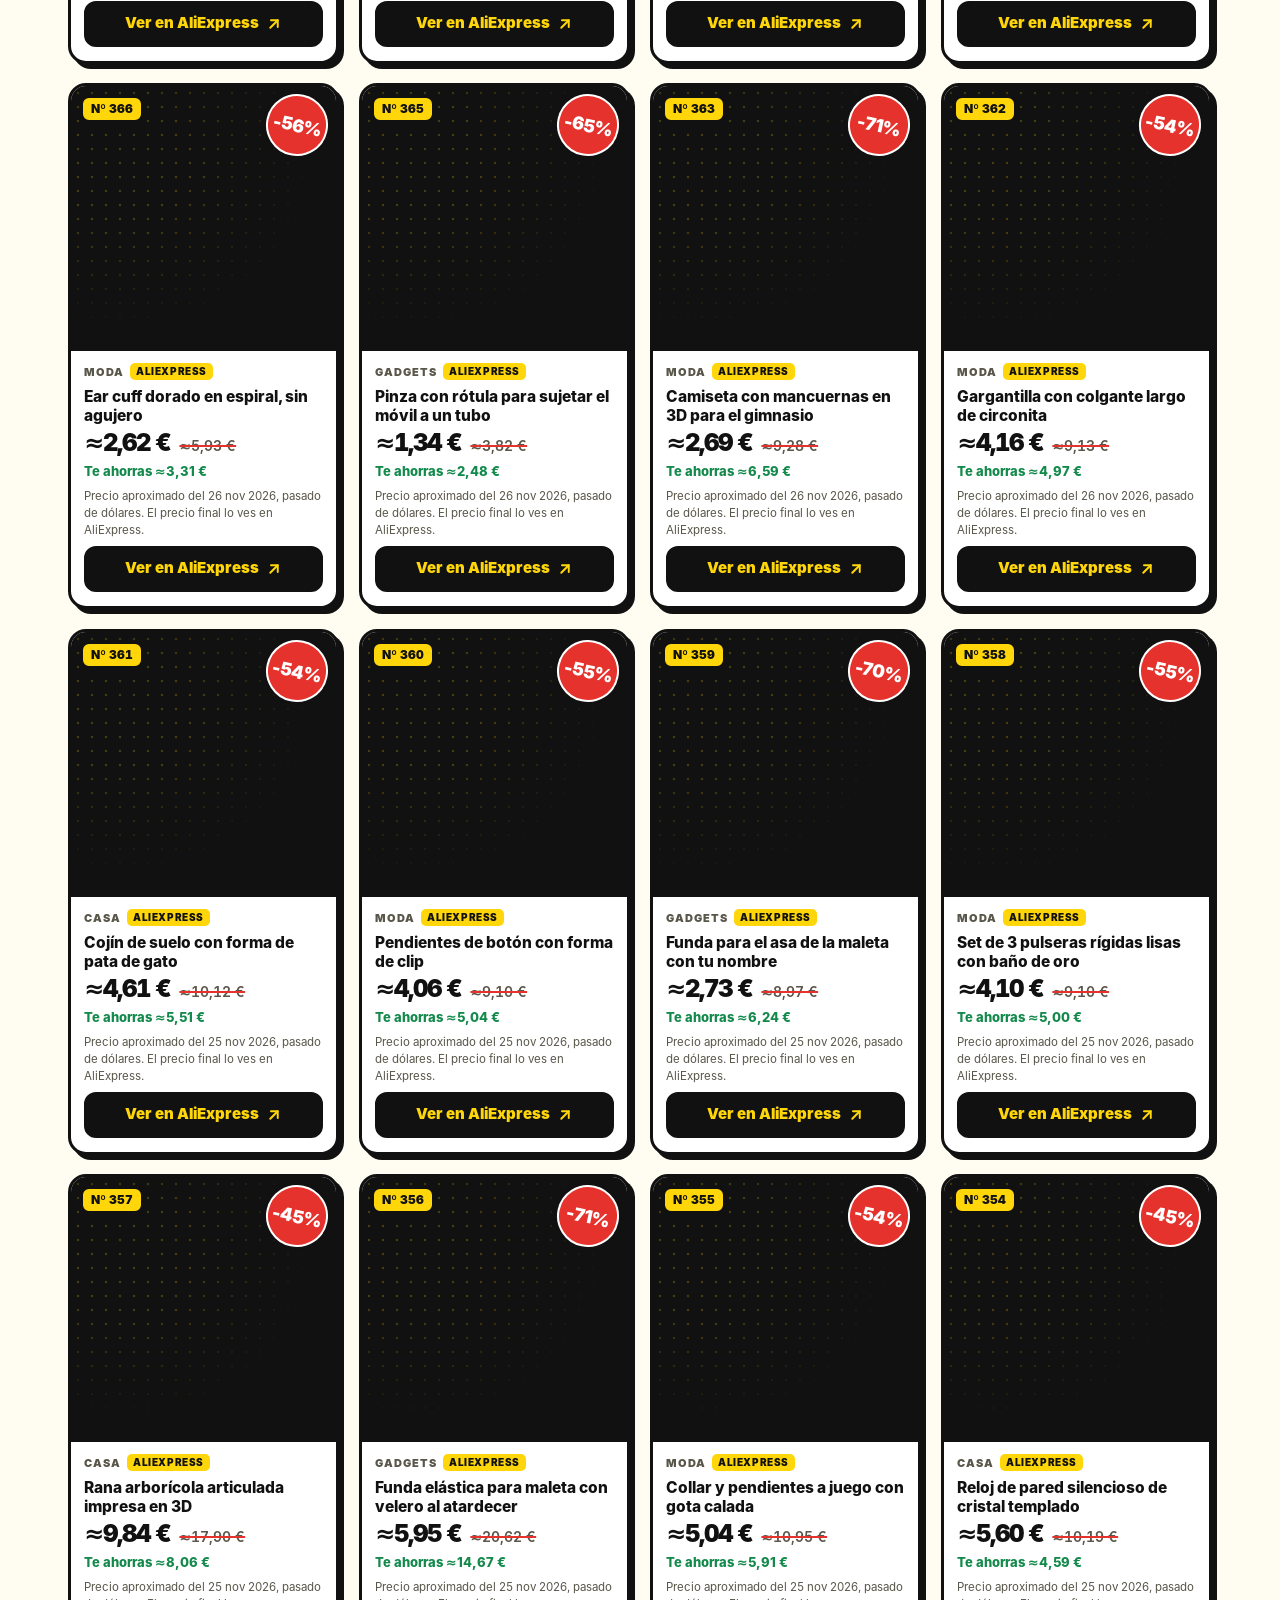
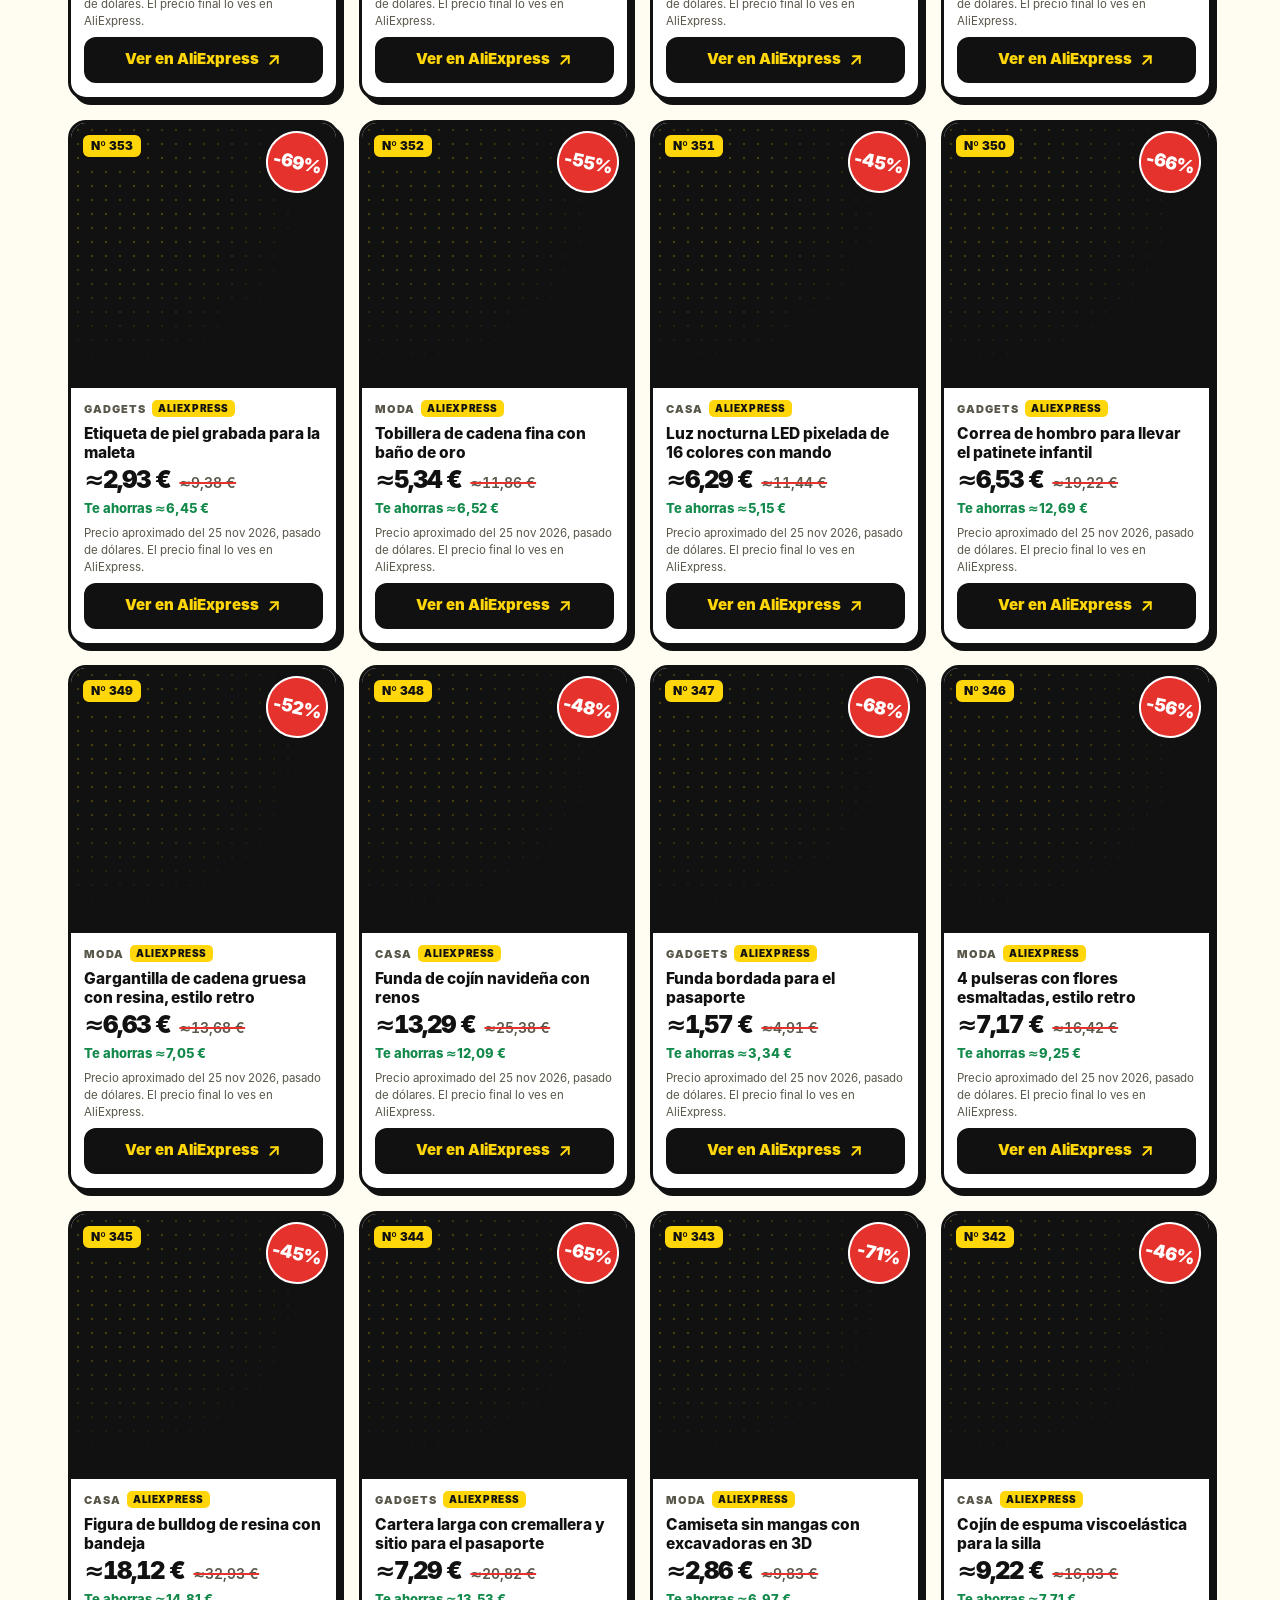
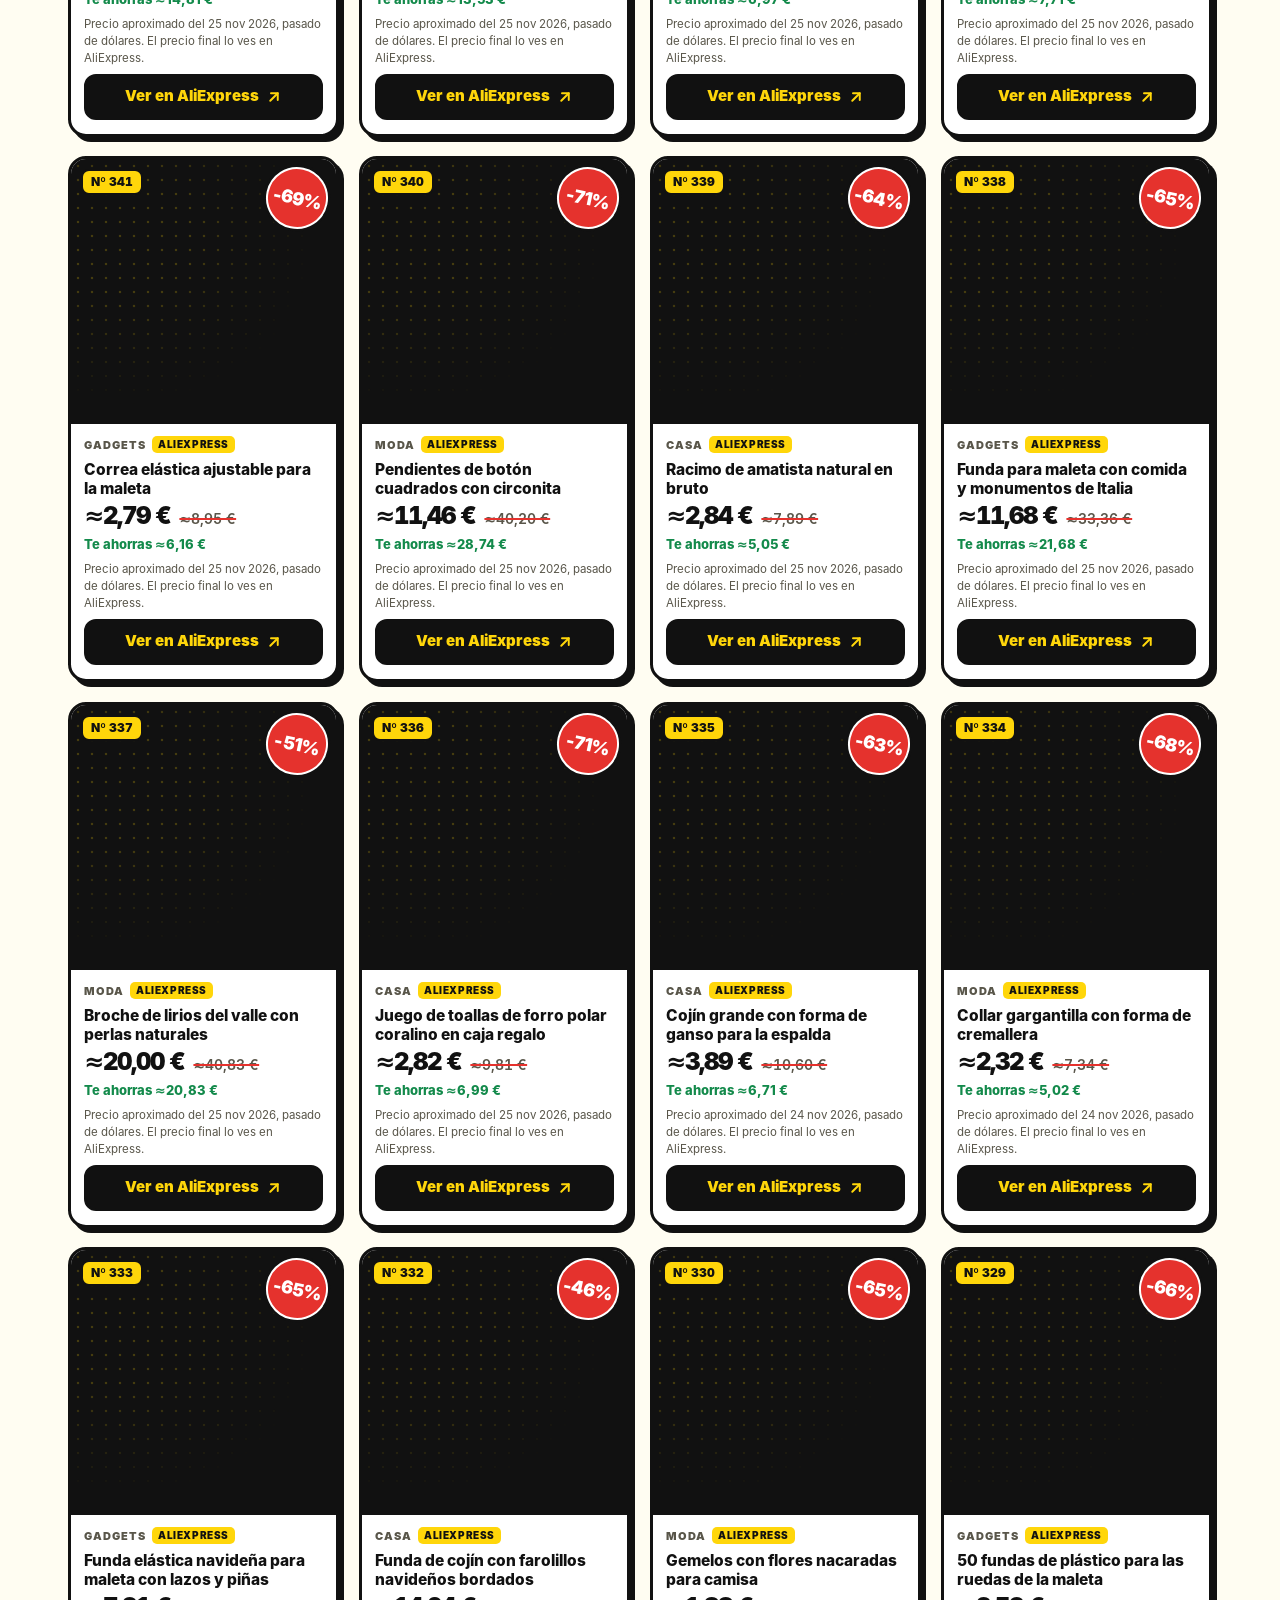
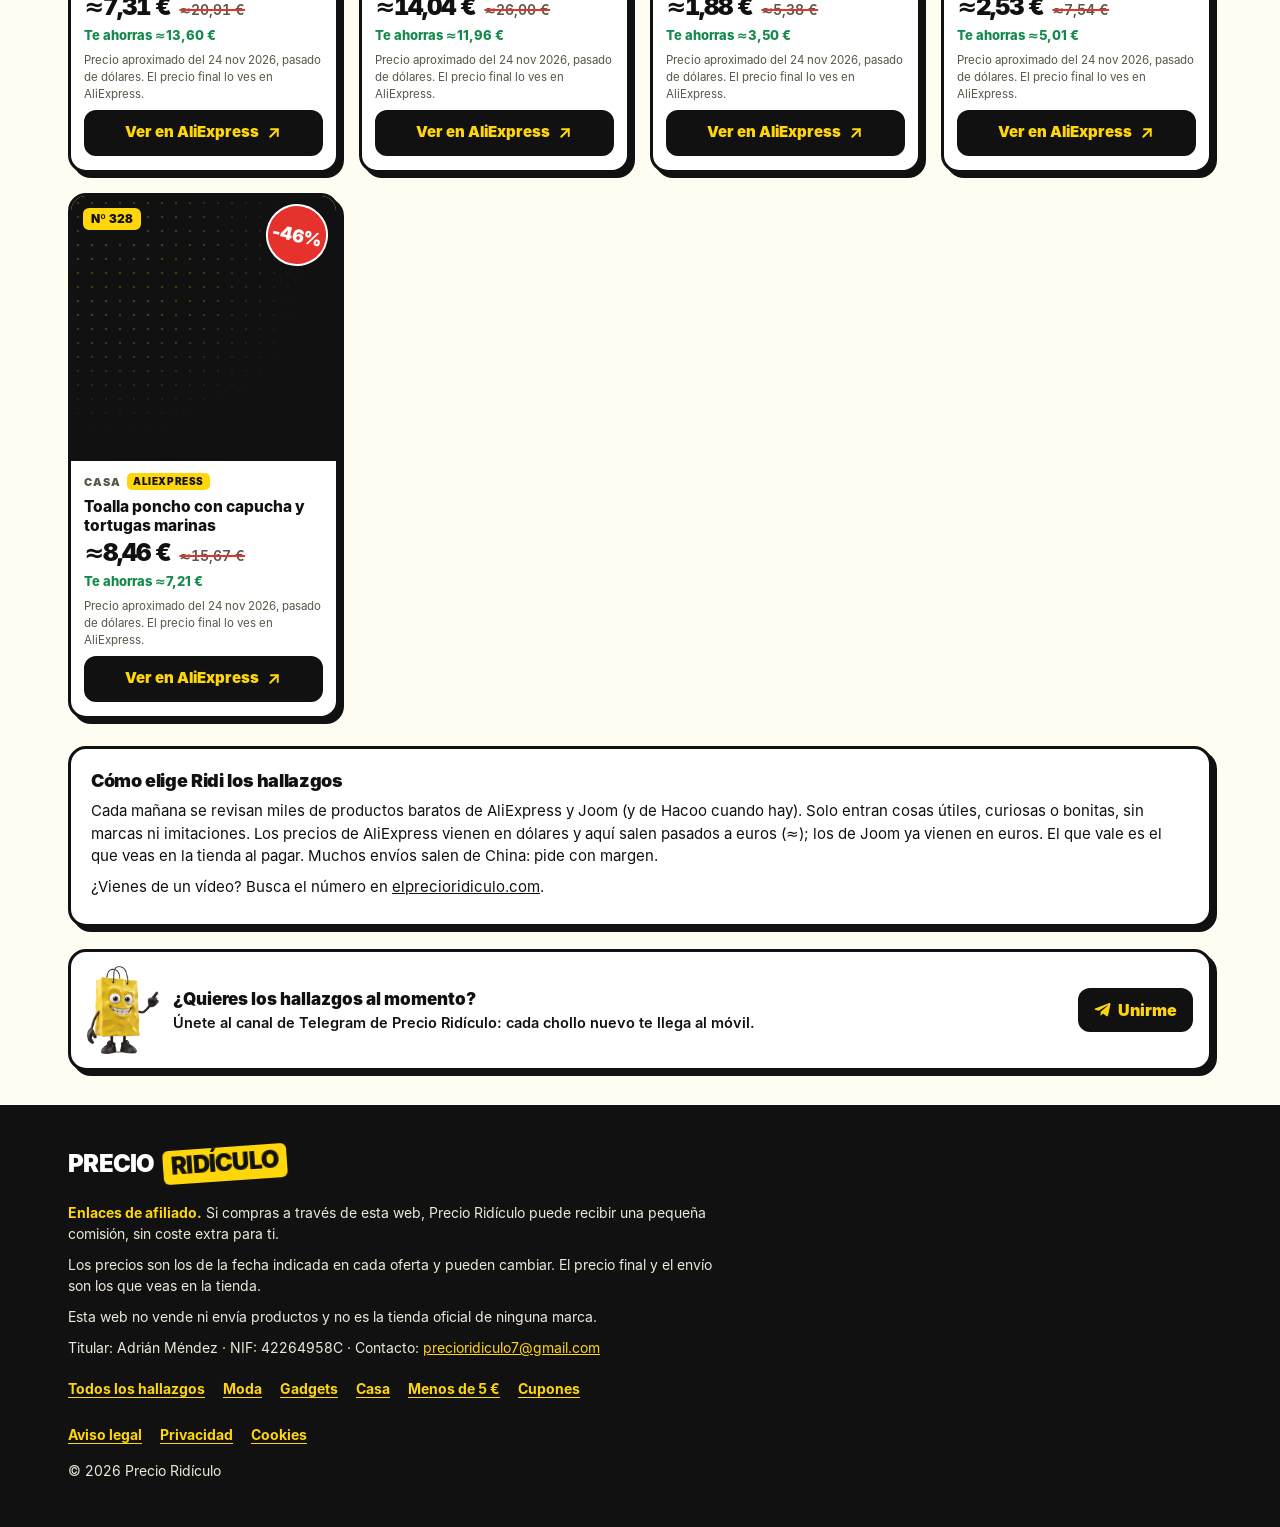
<file: ofertas/aliexpress/index.html>
<!DOCTYPE html>
<html lang="es">
<head>
<meta charset="utf-8">
<meta name="viewport" content="width=device-width, initial-scale=1, viewport-fit=cover">
<title>Chollos de AliExpress a precio ridículo · Precio Ridículo</title>
<meta name="description" content="Lo mejor y más barato de AliExpress, elegido cada día. Los precios vienen en dólares y aquí salen pasados a euros (≈).">
<link rel="canonical" href="https://elprecioridiculo.com/ofertas/aliexpress/">
<meta name="theme-color" content="#FFD60A">
<meta property="og:type" content="website">
<meta property="og:title" content="Chollos de AliExpress a precio ridículo · Precio Ridículo">
<meta property="og:description" content="Lo mejor y más barato de AliExpress, elegido cada día. Los precios vienen en dólares y aquí salen pasados a euros (≈).">
<meta property="og:image" content="https://elprecioridiculo.com/assets/web/compartir.jpg">
<meta property="og:url" content="https://elprecioridiculo.com/ofertas/aliexpress/">
<meta name="twitter:card" content="summary_large_image">
<link rel="icon" href="/assets/web/icono.png">
<link rel="apple-touch-icon" href="/assets/web/icono.png">
<link rel="stylesheet" href="/assets/web/estilo.css">
<!-- Contador de visitas de Metricool (sin cookies) -->
<script>function loadScript(a){var b=document.getElementsByTagName("head")[0],c=document.createElement("script");c.type="text/javascript",c.src="https://tracker.metricool.com/resources/be.js",c.onreadystatechange=a,c.onload=a,b.appendChild(c)}loadScript(function(){beTracker.t({hash:"264aff4a553b2930b48b16aff83f65f"})});</script>
</head>
<body>
<header class="cabecera">
  <div class="wrap">
    <a class="logo" href="/" aria-label="Precio Ridículo, ir al inicio"><svg width="36" height="24" viewBox="0 0 120 80" aria-hidden="true" style="transform:rotate(-12deg)"><path d="M30 4 H110 A6 6 0 0 1 116 10 V70 A6 6 0 0 1 110 76 H30 L4 40 Z" fill="#111111"></path><circle cx="24" cy="40" r="7" fill="#FFD60A"></circle></svg><span>PRECIO</span><span class="banda">RIDÍCULO</span></a>
    <nav class="menu menu-texto" aria-label="Menú"><a href="/">Inicio</a><a class="temporada" href="/cupones/">Cupones</a><a href="/ofertas/">Secciones</a></nav>
  </div>
</header>
<main>
  <div class="cabeza-cat"><div class="wrap"><p class="migas"><a href="/">Inicio</a> › <a href="/ofertas/">Secciones</a> › AliExpress</p><h1>Chollos de AliExpress a precio ridículo</h1><p>Lo mejor y más barato de AliExpress, elegido cada día. Los precios vienen en dólares y aquí salen pasados a euros (≈).</p><p class="actualizado">Actualizado el 28 de noviembre de 2026 · 105 hallazgos</p></div></div>
  <div class="wrap"><nav class="enlaces-cat" aria-label="Secciones"><a href="/cupones/">Cupones</a><a href="/ofertas/moda/">Moda</a><a href="/ofertas/gadgets/">Gadgets</a><a href="/ofertas/casa/">Casa</a><a href="/ofertas/menos-de-3-euros/">Menos de 3 €</a><a href="/ofertas/menos-de-5-euros/">Menos de 5 €</a><a href="/ofertas/menos-de-10-euros/">Menos de 10 €</a><a href="/ofertas/aliexpress/" aria-current="page">AliExpress</a><a href="/ofertas/joom/">Joom</a></nav><div class="rejilla lista-cat"><article class="tarjeta"><a class="cartel" href="/#oferta-447" tabindex="-1" aria-hidden="true"><img class="producto" src="https://ae-pic-a1.aliexpress-media.com/kf/S8f1c13227659413b9a8db544551972fev.jpg" alt="Cama cerrada para gatos con forma de osito" loading="lazy" onerror="this.remove()"><span class="pegatina-dto">-69%</span><span class="chapa"><span class="numero">Nº 447</span></span></a><div class="cuerpo"><span class="categoria">Casa<span class="tienda">AliExpress</span></span><h3><a href="/#oferta-447">Cama cerrada para gatos con forma de osito</a></h3><div class="precios"><span class="precio">≈4,27 €</span><span class="antes"><span class="oculto">Antes </span>≈13,77 €</span></div><p class="ahorro">Te ahorras ≈9,50 €</p><p class="nota">Precio aproximado del 28 nov 2026, pasado de dólares. El precio final lo ves en AliExpress.</p><a class="boton" href="https://rzekl.com/g/1e8d114494994f380ebb16525dc3e8/?ulp=https%3A%2F%2Fs.click.aliexpress.com%2Fdeep_link.htm%3Faff_short_key%3D_c3s1yQkJ%26dl_target_url%3Dhttps%253A%252F%252Fwww.aliexpress.com%252Fitem%252F1005013614691022.html%253Fpdp_npi%253D6%252540dis%252521USD%25252115.09%2525214.68%252521%252521%252521100.00%25252131.00%252521%2525402140f88817958222504721041e1041%25252112000061694112775%252521affd%252521%252521%252521%2525211%2525210%252521%26hot_product%3D1&amp;i=5&amp;f_id=50003&amp;subid=web" target="_blank" rel="sponsored nofollow noopener">Ver en AliExpress<svg viewBox="0 0 24 24" fill="none" stroke="currentColor" stroke-width="2.6" stroke-linecap="round" stroke-linejoin="round" aria-hidden="true"><path d="M7 17 17 7"/><path d="M8 7h9v9"/></svg></a></div></article><article class="tarjeta"><a class="cartel" href="/#oferta-446" tabindex="-1" aria-hidden="true"><img class="producto" src="https://ae-pic-a1.aliexpress-media.com/kf/Sb9a515056d524ca2b2341c9988bbbd46z.jpg" alt="Bufanda con capucha de punto para el invierno" loading="lazy" onerror="this.remove()"><span class="pegatina-dto">-55%</span><span class="chapa"><span class="numero">Nº 446</span></span></a><div class="cuerpo"><span class="categoria">Moda<span class="tienda">AliExpress</span></span><h3><a href="/#oferta-446">Bufanda con capucha de punto para el invierno</a></h3><div class="precios"><span class="precio">≈2,30 €</span><span class="antes"><span class="oculto">Antes </span>≈5,10 €</span></div><p class="ahorro">Te ahorras ≈2,80 €</p><p class="nota">Precio aproximado del 28 nov 2026, pasado de dólares. El precio final lo ves en AliExpress.</p><a class="boton" href="https://rzekl.com/g/1e8d114494994f380ebb16525dc3e8/?ulp=https%3A%2F%2Fs.click.aliexpress.com%2Fdeep_link.htm%3Faff_short_key%3D_c3s1yQkJ%26dl_target_url%3Dhttps%253A%252F%252Fwww.aliexpress.com%252Fitem%252F1005013570940883.html%253Fpdp_npi%253D6%252540dis%252521USD%2525215.59%2525212.52%252521%252521%25252137.03%25252116.66%252521%2525402151fd3a17958197812516142e0f1b%25252112000061520750427%252521affd%252521%252521%252521%2525211%2525210%252521%26hot_product%3D1&amp;i=5&amp;f_id=50003&amp;subid=web" target="_blank" rel="sponsored nofollow noopener">Ver en AliExpress<svg viewBox="0 0 24 24" fill="none" stroke="currentColor" stroke-width="2.6" stroke-linecap="round" stroke-linejoin="round" aria-hidden="true"><path d="M7 17 17 7"/><path d="M8 7h9v9"/></svg></a></div></article><article class="tarjeta"><a class="cartel" href="/#oferta-445" tabindex="-1" aria-hidden="true"><img class="producto" src="https://ae-pic-a1.aliexpress-media.com/kf/Sd82e9fcadd234f21b3c1508ac6a2d195t.jpg" alt="Báscula digital para pesar la maleta" loading="lazy" onerror="this.remove()"><span class="pegatina-dto">-67%</span><span class="chapa"><span class="numero">Nº 445</span></span></a><div class="cuerpo"><span class="categoria">Gadgets<span class="tienda">AliExpress</span></span><h3><a href="/#oferta-445">Báscula digital para pesar la maleta</a></h3><div class="precios"><span class="precio">≈5,33 €</span><span class="antes"><span class="oculto">Antes </span>≈16,00 €</span></div><p class="ahorro">Te ahorras ≈10,67 €</p><p class="nota">Precio aproximado del 28 nov 2026, pasado de dólares. El precio final lo ves en AliExpress.</p><a class="boton" href="https://rzekl.com/g/1e8d114494994f380ebb16525dc3e8/?ulp=https%3A%2F%2Fs.click.aliexpress.com%2Fdeep_link.htm%3Faff_short_key%3D_c3s1yQkJ%26dl_target_url%3Dhttps%253A%252F%252Fwww.aliexpress.com%252Fitem%252F1005013631474050.html%253Fpdp_npi%253D6%252540dis%252521USD%25252117.53%2525215.84%252521%252521%252521116.14%25252138.66%252521%2525402140f88817958215921618404e10c5%25252112000061644555681%252521affd%252521%252521%252521%2525211%2525210%252521%26hot_product%3D0&amp;i=5&amp;f_id=50002&amp;subid=web" target="_blank" rel="sponsored nofollow noopener">Ver en AliExpress<svg viewBox="0 0 24 24" fill="none" stroke="currentColor" stroke-width="2.6" stroke-linecap="round" stroke-linejoin="round" aria-hidden="true"><path d="M7 17 17 7"/><path d="M8 7h9v9"/></svg></a></div></article><article class="tarjeta"><a class="cartel" href="/#oferta-443" tabindex="-1" aria-hidden="true"><img class="producto" src="https://ae-pic-a1.aliexpress-media.com/kf/Sff9ada40eaa94aefb803fc648e2db5dcL.jpg" alt="Botas de nieve cortas impermeables con forro" loading="lazy" onerror="this.remove()"><span class="pegatina-dto">-67%</span><span class="chapa"><span class="numero">Nº 443</span></span></a><div class="cuerpo"><span class="categoria">Moda<span class="tienda">AliExpress</span></span><h3><a href="/#oferta-443">Botas de nieve cortas impermeables con forro</a></h3><div class="precios"><span class="precio">≈19,19 €</span><span class="antes"><span class="oculto">Antes </span>≈58,16 €</span></div><p class="ahorro">Te ahorras ≈38,97 €</p><p class="nota">Precio aproximado del 28 nov 2026, pasado de dólares. El precio final lo ves en AliExpress.</p><a class="boton" href="https://rzekl.com/g/1e8d114494994f380ebb16525dc3e8/?ulp=https%3A%2F%2Fs.click.aliexpress.com%2Fdeep_link.htm%3Faff_short_key%3D_c3s1yQkJ%26dl_target_url%3Dhttps%253A%252F%252Fwww.aliexpress.com%252Fitem%252F1005009830340870.html%253Fpdp_npi%253D6%252540dis%252521USD%25252163.73%25252121.03%252521%252521%252521422.30%252521139.36%252521%252540210152bd17958228608294169e0fad%25252112000050304544104%252521affd%252521%252521%252521%2525211%2525210%252521%26hot_product%3D1&amp;i=5&amp;f_id=50003&amp;subid=web" target="_blank" rel="sponsored nofollow noopener">Ver en AliExpress<svg viewBox="0 0 24 24" fill="none" stroke="currentColor" stroke-width="2.6" stroke-linecap="round" stroke-linejoin="round" aria-hidden="true"><path d="M7 17 17 7"/><path d="M8 7h9v9"/></svg></a></div></article><article class="tarjeta"><a class="cartel" href="/#oferta-442" tabindex="-1" aria-hidden="true"><img class="producto" src="https://ae-pic-a1.aliexpress-media.com/kf/S0ee710e087334c6a9785c8bd0a81ba05x.jpg" alt="Bolsa de viaje para separar la ropa sucia" loading="lazy" onerror="this.remove()"><span class="pegatina-dto">-70%</span><span class="chapa"><span class="numero">Nº 442</span></span></a><div class="cuerpo"><span class="categoria">Gadgets<span class="tienda">AliExpress</span></span><h3><a href="/#oferta-442">Bolsa de viaje para separar la ropa sucia</a></h3><div class="precios"><span class="precio">≈7,10 €</span><span class="antes"><span class="oculto">Antes </span>≈23,89 €</span></div><p class="ahorro">Te ahorras ≈16,79 €</p><p class="nota">Precio aproximado del 28 nov 2026, pasado de dólares. El precio final lo ves en AliExpress.</p><a class="boton" href="https://rzekl.com/g/1e8d114494994f380ebb16525dc3e8/?ulp=https%3A%2F%2Fs.click.aliexpress.com%2Fdeep_link.htm%3Faff_short_key%3D_c3s1yQkJ%26dl_target_url%3Dhttps%253A%252F%252Fwww.aliexpress.com%252Fitem%252F1005013644435646.html%253Fpdp_npi%253D6%252540dis%252521USD%25252126.18%2525217.78%252521%252521%252521173.50%25252151.55%252521%2525402140f89017958215816248084e0fbe%25252112000061738413498%252521affd%252521%252521%252521%2525211%2525210%252521%26hot_product%3D0&amp;i=5&amp;f_id=50002&amp;subid=web" target="_blank" rel="sponsored nofollow noopener">Ver en AliExpress<svg viewBox="0 0 24 24" fill="none" stroke="currentColor" stroke-width="2.6" stroke-linecap="round" stroke-linejoin="round" aria-hidden="true"><path d="M7 17 17 7"/><path d="M8 7h9v9"/></svg></a></div></article><article class="tarjeta"><a class="cartel" href="/#oferta-441" tabindex="-1" aria-hidden="true"><img class="producto" src="https://ae-pic-a1.aliexpress-media.com/kf/Sb8b95a412fa247dd8aa5aa9a512f9e14N.jpg" alt="Collar y correa navideños con muñeco de nieve" loading="lazy" onerror="this.remove()"><span class="pegatina-dto">-69%</span><span class="chapa"><span class="numero">Nº 441</span></span></a><div class="cuerpo"><span class="categoria">Casa<span class="tienda">AliExpress</span></span><h3><a href="/#oferta-441">Collar y correa navideños con muñeco de nieve</a></h3><div class="precios"><span class="precio">≈1,83 €</span><span class="antes"><span class="oculto">Antes </span>≈5,92 €</span></div><p class="ahorro">Te ahorras ≈4,09 €</p><p class="nota">Precio aproximado del 28 nov 2026, pasado de dólares. El precio final lo ves en AliExpress.</p><a class="boton" href="https://rzekl.com/g/1e8d114494994f380ebb16525dc3e8/?ulp=https%3A%2F%2Fs.click.aliexpress.com%2Fdeep_link.htm%3Faff_short_key%3D_c3s1yQkJ%26dl_target_url%3Dhttps%253A%252F%252Fwww.aliexpress.com%252Fitem%252F1005013601575625.html%253Fpdp_npi%253D6%252540dis%252521USD%2525216.49%2525212.01%252521%252521%25252143.00%25252113.33%252521%2525402140d36117958222564752151e0e65%25252112000061653294533%252521affd%252521%252521%252521%2525211%2525210%252521%26hot_product%3D1&amp;i=5&amp;f_id=50003&amp;subid=web" target="_blank" rel="sponsored nofollow noopener">Ver en AliExpress<svg viewBox="0 0 24 24" fill="none" stroke="currentColor" stroke-width="2.6" stroke-linecap="round" stroke-linejoin="round" aria-hidden="true"><path d="M7 17 17 7"/><path d="M8 7h9v9"/></svg></a></div></article><article class="tarjeta"><a class="cartel" href="/#oferta-440" tabindex="-1" aria-hidden="true"><img class="producto" src="https://ae-pic-a1.aliexpress-media.com/kf/S3dd464aee91145e1b211c07c5d64bb1d6.jpg" alt="Zapatillas de casa mullidas para el invierno" loading="lazy" onerror="this.remove()"><span class="pegatina-dto">-63%</span><span class="chapa"><span class="numero">Nº 440</span></span></a><div class="cuerpo"><span class="categoria">Moda<span class="tienda">AliExpress</span></span><h3><a href="/#oferta-440">Zapatillas de casa mullidas para el invierno</a></h3><div class="precios"><span class="precio">≈1,56 €</span><span class="antes"><span class="oculto">Antes </span>≈4,23 €</span></div><p class="ahorro">Te ahorras ≈2,67 €</p><p class="nota">Precio aproximado del 28 nov 2026, pasado de dólares. El precio final lo ves en AliExpress.</p><a class="boton" href="https://rzekl.com/g/1e8d114494994f380ebb16525dc3e8/?ulp=https%3A%2F%2Fs.click.aliexpress.com%2Fdeep_link.htm%3Faff_short_key%3D_c3s1yQkJ%26dl_target_url%3Dhttps%253A%252F%252Fwww.aliexpress.com%252Fitem%252F1005007420198328.html%253Fpdp_npi%253D6%252540dis%252521USD%2525214.64%2525211.71%252521%252521%25252130.78%25252111.39%252521%2525402102f1cd17958224409021329e0fdc%25252112000040677287291%252521affd%252521%252521%252521%2525211%2525210%252521%26hot_product%3D1&amp;i=5&amp;f_id=50003&amp;subid=web" target="_blank" rel="sponsored nofollow noopener">Ver en AliExpress<svg viewBox="0 0 24 24" fill="none" stroke="currentColor" stroke-width="2.6" stroke-linecap="round" stroke-linejoin="round" aria-hidden="true"><path d="M7 17 17 7"/><path d="M8 7h9v9"/></svg></a></div></article><article class="tarjeta"><a class="cartel" href="/#oferta-438" tabindex="-1" aria-hidden="true"><img class="producto" src="https://ae-pic-a1.aliexpress-media.com/kf/Sf77db4ec7b934f1f94b8b251b1cabddah.jpg" alt="Soplador turbo de mano con batería de 4000 mAh" loading="lazy" onerror="this.remove()"><span class="pegatina-dto">-49%</span><span class="chapa"><span class="numero">Nº 438</span></span></a><div class="cuerpo"><span class="categoria">Casa<span class="tienda">AliExpress</span></span><h3><a href="/#oferta-438">Soplador turbo de mano con batería de 4000 mAh</a></h3><div class="precios"><span class="precio">≈11,26 €</span><span class="antes"><span class="oculto">Antes </span>≈21,89 €</span></div><p class="ahorro">Te ahorras ≈10,63 €</p><p class="nota">Precio aproximado del 28 nov 2026, pasado de dólares. El precio final lo ves en AliExpress.</p><a class="boton" href="https://rzekl.com/g/1e8d114494994f380ebb16525dc3e8/?ulp=https%3A%2F%2Fs.click.aliexpress.com%2Fdeep_link.htm%3Faff_short_key%3D_c3s1yQkJ%26dl_target_url%3Dhttps%253A%252F%252Fwww.aliexpress.com%252Fitem%252F1005012427159929.html%253Fpdp_npi%253D6%252540dis%252521USD%25252123.98%25252112.34%252521%252521%252521158.93%25252181.81%252521%2525402140d36117958218523734280e0ea6%25252112000058343547803%252521affd%252521%252521%252521%2525211%2525210%252521%26hot_product%3D1&amp;i=5&amp;f_id=50003&amp;subid=web" target="_blank" rel="sponsored nofollow noopener">Ver en AliExpress<svg viewBox="0 0 24 24" fill="none" stroke="currentColor" stroke-width="2.6" stroke-linecap="round" stroke-linejoin="round" aria-hidden="true"><path d="M7 17 17 7"/><path d="M8 7h9v9"/></svg></a></div></article><article class="tarjeta"><a class="cartel" href="/#oferta-437" tabindex="-1" aria-hidden="true"><img class="producto" src="https://ae-pic-a1.aliexpress-media.com/kf/S75746a932b8a47bc880925bc86590246N.jpg" alt="Gorra con un perro salchicha y un globo" loading="lazy" onerror="this.remove()"><span class="pegatina-dto">-59%</span><span class="chapa"><span class="numero">Nº 437</span></span></a><div class="cuerpo"><span class="categoria">Moda<span class="tienda">AliExpress</span></span><h3><a href="/#oferta-437">Gorra con un perro salchicha y un globo</a></h3><div class="precios"><span class="precio">≈3,97 €</span><span class="antes"><span class="oculto">Antes </span>≈9,68 €</span></div><p class="ahorro">Te ahorras ≈5,71 €</p><p class="nota">Precio aproximado del 28 nov 2026, pasado de dólares. El precio final lo ves en AliExpress.</p><a class="boton" href="https://rzekl.com/g/1e8d114494994f380ebb16525dc3e8/?ulp=https%3A%2F%2Fs.click.aliexpress.com%2Fdeep_link.htm%3Faff_short_key%3D_c3s1yQkJ%26dl_target_url%3Dhttps%253A%252F%252Fwww.aliexpress.com%252Fitem%252F1005003111797237.html%253Fpdp_npi%253D6%252540dis%252521USD%25252110.61%2525214.35%252521%252521%25252170.32%25252128.83%252521%252540210152bd17958198092006227e0d7d%25252112000024160913728%252521affd%252521%252521%252521%2525211%2525210%252521%26hot_product%3D1&amp;i=5&amp;f_id=50003&amp;subid=web" target="_blank" rel="sponsored nofollow noopener">Ver en AliExpress<svg viewBox="0 0 24 24" fill="none" stroke="currentColor" stroke-width="2.6" stroke-linecap="round" stroke-linejoin="round" aria-hidden="true"><path d="M7 17 17 7"/><path d="M8 7h9v9"/></svg></a></div></article><article class="tarjeta"><a class="cartel" href="/#oferta-436" tabindex="-1" aria-hidden="true"><img class="producto" src="https://ae-pic-a1.aliexpress-media.com/kf/Sec24692d3ba84b338f623c3e2ad30f8fE.jpg" alt="Funda para el pasaporte con estrellas brillantes" loading="lazy" onerror="this.remove()"><span class="pegatina-dto">-65%</span><span class="chapa"><span class="numero">Nº 436</span></span></a><div class="cuerpo"><span class="categoria">Gadgets<span class="tienda">AliExpress</span></span><h3><a href="/#oferta-436">Funda para el pasaporte con estrellas brillantes</a></h3><div class="precios"><span class="precio">≈1,83 €</span><span class="antes"><span class="oculto">Antes </span>≈5,21 €</span></div><p class="ahorro">Te ahorras ≈3,38 €</p><p class="nota">Precio aproximado del 28 nov 2026, pasado de dólares. El precio final lo ves en AliExpress.</p><a class="boton" href="https://rzekl.com/g/1e8d114494994f380ebb16525dc3e8/?ulp=https%3A%2F%2Fs.click.aliexpress.com%2Fdeep_link.htm%3Faff_short_key%3D_c3s1yQkJ%26dl_target_url%3Dhttps%253A%252F%252Fwww.aliexpress.com%252Fitem%252F1005013312655267.html%253Fpdp_npi%253D6%252540dis%252521USD%2525215.71%2525212.00%252521%252521%25252137.86%25252113.25%252521%2525402140d36217958216755568399e0f7b%25252112000060800053596%252521affd%252521%252521%252521%2525211%2525210%252521%26hot_product%3D0&amp;i=5&amp;f_id=50002&amp;subid=web" target="_blank" rel="sponsored nofollow noopener">Ver en AliExpress<svg viewBox="0 0 24 24" fill="none" stroke="currentColor" stroke-width="2.6" stroke-linecap="round" stroke-linejoin="round" aria-hidden="true"><path d="M7 17 17 7"/><path d="M8 7h9v9"/></svg></a></div></article><article class="tarjeta"><a class="cartel" href="/#oferta-435" tabindex="-1" aria-hidden="true"><img class="producto" src="https://ae-pic-a1.aliexpress-media.com/kf/S59719c1f44964feca0f9006bf8499509x.jpg" alt="Organizador de escritorio con varios niveles" loading="lazy" onerror="this.remove()"><span class="pegatina-dto">-69%</span><span class="chapa"><span class="numero">Nº 435</span></span></a><div class="cuerpo"><span class="categoria">Casa<span class="tienda">AliExpress</span></span><h3><a href="/#oferta-435">Organizador de escritorio con varios niveles</a></h3><div class="precios"><span class="precio">≈1,67 €</span><span class="antes"><span class="oculto">Antes </span>≈5,38 €</span></div><p class="ahorro">Te ahorras ≈3,71 €</p><p class="nota">Precio aproximado del 28 nov 2026, pasado de dólares. El precio final lo ves en AliExpress.</p><a class="boton" href="https://rzekl.com/g/1e8d114494994f380ebb16525dc3e8/?ulp=https%3A%2F%2Fs.click.aliexpress.com%2Fdeep_link.htm%3Faff_short_key%3D_c3s1yQkJ%26dl_target_url%3Dhttps%253A%252F%252Fwww.aliexpress.com%252Fitem%252F1005013601669705.html%253Fpdp_npi%253D6%252540dis%252521USD%2525215.89%2525211.83%252521%252521%25252139.00%25252112.09%252521%2525402140f88817958233379494262e1020%25252112000061653434456%252521affd%252521%252521%252521%2525211%2525210%252521%26hot_product%3D1&amp;i=5&amp;f_id=50003&amp;subid=web" target="_blank" rel="sponsored nofollow noopener">Ver en AliExpress<svg viewBox="0 0 24 24" fill="none" stroke="currentColor" stroke-width="2.6" stroke-linecap="round" stroke-linejoin="round" aria-hidden="true"><path d="M7 17 17 7"/><path d="M8 7h9v9"/></svg></a></div></article><article class="tarjeta"><a class="cartel" href="/#oferta-433" tabindex="-1" aria-hidden="true"><img class="producto" src="https://ae-pic-a1.aliexpress-media.com/kf/S1a48be9eaeb9411588715ad7ec7cb21fR.jpg" alt="Set de viaje: correas, cintas, etiquetas y funda" loading="lazy" onerror="this.remove()"><span class="pegatina-dto">-66%</span><span class="chapa"><span class="numero">Nº 433</span></span></a><div class="cuerpo"><span class="categoria">Gadgets<span class="tienda">AliExpress</span></span><h3><a href="/#oferta-433">Set de viaje: correas, cintas, etiquetas y funda</a></h3><div class="precios"><span class="precio">≈7,68 €</span><span class="antes"><span class="oculto">Antes </span>≈22,42 €</span></div><p class="ahorro">Te ahorras ≈14,74 €</p><p class="nota">Precio aproximado del 28 nov 2026, pasado de dólares. El precio final lo ves en AliExpress.</p><a class="boton" href="https://rzekl.com/g/1e8d114494994f380ebb16525dc3e8/?ulp=https%3A%2F%2Fs.click.aliexpress.com%2Fdeep_link.htm%3Faff_short_key%3D_c3s1yQkJ%26dl_target_url%3Dhttps%253A%252F%252Fwww.aliexpress.com%252Fitem%252F1005013689095008.html%253Fpdp_npi%253D6%252540dis%252521USD%25252124.57%2525218.41%252521%252521%252521162.82%25252155.71%252521%25254021013cc017958216110557746e0e16%25252112000061951036808%252521affd%252521%252521%252521%2525211%2525210%252521%26hot_product%3D0&amp;i=5&amp;f_id=50002&amp;subid=web" target="_blank" rel="sponsored nofollow noopener">Ver en AliExpress<svg viewBox="0 0 24 24" fill="none" stroke="currentColor" stroke-width="2.6" stroke-linecap="round" stroke-linejoin="round" aria-hidden="true"><path d="M7 17 17 7"/><path d="M8 7h9v9"/></svg></a></div></article><article class="tarjeta"><a class="cartel" href="/#oferta-432" tabindex="-1" aria-hidden="true"><img class="producto" src="https://ae-pic-a1.aliexpress-media.com/kf/S6ad26266c38f44b9b548be99f0fff7c6n.jpg" alt="Cesta giratoria de acero para la freidora de aire" loading="lazy" onerror="this.remove()"><span class="pegatina-dto">-65%</span><span class="chapa"><span class="numero">Nº 432</span></span></a><div class="cuerpo"><span class="categoria">Casa<span class="tienda">AliExpress</span></span><h3><a href="/#oferta-432">Cesta giratoria de acero para la freidora de aire</a></h3><div class="precios"><span class="precio">≈3,64 €</span><span class="antes"><span class="oculto">Antes </span>≈10,52 €</span></div><p class="ahorro">Te ahorras ≈6,88 €</p><p class="nota">Precio aproximado del 28 nov 2026, pasado de dólares. El precio final lo ves en AliExpress.</p><a class="boton" href="https://rzekl.com/g/1e8d114494994f380ebb16525dc3e8/?ulp=https%3A%2F%2Fs.click.aliexpress.com%2Fdeep_link.htm%3Faff_short_key%3D_c3s1yQkJ%26dl_target_url%3Dhttps%253A%252F%252Fwww.aliexpress.com%252Fitem%252F1005012482137895.html%253Fpdp_npi%253D6%252540dis%252521USD%25252111.53%2525213.99%252521%252521%25252176.43%25252126.48%252521%2525402141149b17958220976318087e0fac%25252112000058492093318%252521affd%252521%252521%252521%2525211%2525210%252521%26hot_product%3D1&amp;i=5&amp;f_id=50003&amp;subid=web" target="_blank" rel="sponsored nofollow noopener">Ver en AliExpress<svg viewBox="0 0 24 24" fill="none" stroke="currentColor" stroke-width="2.6" stroke-linecap="round" stroke-linejoin="round" aria-hidden="true"><path d="M7 17 17 7"/><path d="M8 7h9v9"/></svg></a></div></article><article class="tarjeta"><a class="cartel" href="/#oferta-431" tabindex="-1" aria-hidden="true"><img class="producto" src="https://ae-pic-a1.aliexpress-media.com/kf/Scb749592145e4e39a34f4314d8d35671w.jpg" alt="Boina de cachemir con dibujo de pata de gallo" loading="lazy" onerror="this.remove()"><span class="pegatina-dto">-67%</span><span class="chapa"><span class="numero">Nº 431</span></span></a><div class="cuerpo"><span class="categoria">Moda<span class="tienda">AliExpress</span></span><h3><a href="/#oferta-431">Boina de cachemir con dibujo de pata de gallo</a></h3><div class="precios"><span class="precio">≈11,68 €</span><span class="antes"><span class="oculto">Antes </span>≈35,75 €</span></div><p class="ahorro">Te ahorras ≈24,07 €</p><p class="nota">Precio aproximado del 28 nov 2026, pasado de dólares. El precio final lo ves en AliExpress.</p><a class="boton" href="https://rzekl.com/g/1e8d114494994f380ebb16525dc3e8/?ulp=https%3A%2F%2Fs.click.aliexpress.com%2Fdeep_link.htm%3Faff_short_key%3D_c3s1yQkJ%26dl_target_url%3Dhttps%253A%252F%252Fwww.aliexpress.com%252Fitem%252F1005012968133830.html%253Fpdp_npi%253D6%252540dis%252521USD%25252139.17%25252112.80%252521%252521%252521259.56%25252184.82%252521%25254021013cc017958195989685627e0e99%25252112000059927470723%252521affd%252521%252521%252521%2525211%2525210%252521%26hot_product%3D1&amp;i=5&amp;f_id=50003&amp;subid=web" target="_blank" rel="sponsored nofollow noopener">Ver en AliExpress<svg viewBox="0 0 24 24" fill="none" stroke="currentColor" stroke-width="2.6" stroke-linecap="round" stroke-linejoin="round" aria-hidden="true"><path d="M7 17 17 7"/><path d="M8 7h9v9"/></svg></a></div></article><article class="tarjeta"><a class="cartel" href="/#oferta-430" tabindex="-1" aria-hidden="true"><img class="producto" src="https://ae-pic-a1.aliexpress-media.com/kf/S20dbc9f16d8e4b369e0a256382254fc2n.jpg" alt="Etiqueta para la maleta con tapa abatible" loading="lazy" onerror="this.remove()"><span class="pegatina-dto">-68%</span><span class="chapa"><span class="numero">Nº 430</span></span></a><div class="cuerpo"><span class="categoria">Gadgets<span class="tienda">AliExpress</span></span><h3><a href="/#oferta-430">Etiqueta para la maleta con tapa abatible</a></h3><div class="precios"><span class="precio">≈0,89 €</span><span class="antes"><span class="oculto">Antes </span>≈2,78 €</span></div><p class="ahorro">Te ahorras ≈1,89 €</p><p class="nota">Precio aproximado del 28 nov 2026, pasado de dólares. El precio final lo ves en AliExpress.</p><a class="boton" href="https://rzekl.com/g/1e8d114494994f380ebb16525dc3e8/?ulp=https%3A%2F%2Fs.click.aliexpress.com%2Fdeep_link.htm%3Faff_short_key%3D_c3s1yQkJ%26dl_target_url%3Dhttps%253A%252F%252Fwww.aliexpress.com%252Fitem%252F1005013642045979.html%253Fpdp_npi%253D6%252540dis%252521USD%2525213.05%2525210.97%252521%252521%25252120.24%2525216.48%252521%2525402140da8b17958217251723724e0d31%25252112000061793738891%252521affd%252521%252521%252521%2525211%2525210%252521%26hot_product%3D0&amp;i=5&amp;f_id=50002&amp;subid=web" target="_blank" rel="sponsored nofollow noopener">Ver en AliExpress<svg viewBox="0 0 24 24" fill="none" stroke="currentColor" stroke-width="2.6" stroke-linecap="round" stroke-linejoin="round" aria-hidden="true"><path d="M7 17 17 7"/><path d="M8 7h9v9"/></svg></a></div></article><article class="tarjeta"><a class="cartel" href="/#oferta-429" tabindex="-1" aria-hidden="true"><img class="producto" src="https://ae-pic-a1.aliexpress-media.com/kf/Sba658146229a483f8075c45d8c317a188.jpg" alt="Gallina de goma que chilla, juguete para perros" loading="lazy" onerror="this.remove()"><span class="pegatina-dto">-54%</span><span class="chapa"><span class="numero">Nº 429</span></span></a><div class="cuerpo"><span class="categoria">Casa<span class="tienda">AliExpress</span></span><h3><a href="/#oferta-429">Gallina de goma que chilla, juguete para perros</a></h3><div class="precios"><span class="precio">≈0,64 €</span><span class="antes"><span class="oculto">Antes </span>≈1,39 €</span></div><p class="nota">Precio aproximado del 28 nov 2026, pasado de dólares. El precio final lo ves en AliExpress.</p><a class="boton" href="https://rzekl.com/g/1e8d114494994f380ebb16525dc3e8/?ulp=https%3A%2F%2Fs.click.aliexpress.com%2Fdeep_link.htm%3Faff_short_key%3D_c3s1yQkJ%26dl_target_url%3Dhttps%253A%252F%252Fwww.aliexpress.com%252Fitem%252F1005012651852913.html%253Fpdp_npi%253D6%252540dis%252521USD%2525211.52%2525210.70%252521%252521%25252110.09%2525214.69%252521%2525402102f1cd17958221634375255e0d85%25252112000058969432156%252521affd%252521%252521%252521%2525211%2525210%252521%26hot_product%3D1&amp;i=5&amp;f_id=50003&amp;subid=web" target="_blank" rel="sponsored nofollow noopener">Ver en AliExpress<svg viewBox="0 0 24 24" fill="none" stroke="currentColor" stroke-width="2.6" stroke-linecap="round" stroke-linejoin="round" aria-hidden="true"><path d="M7 17 17 7"/><path d="M8 7h9v9"/></svg></a></div></article><article class="tarjeta"><a class="cartel" href="/#oferta-428" tabindex="-1" aria-hidden="true"><img class="producto" src="https://ae-pic-a1.aliexpress-media.com/kf/Sccd587131f424dd5ab1a9822b403a568u.jpg" alt="Mocasines planos y calentitos para el invierno" loading="lazy" onerror="this.remove()"><span class="pegatina-dto">-58%</span><span class="chapa"><span class="numero">Nº 428</span></span></a><div class="cuerpo"><span class="categoria">Moda<span class="tienda">AliExpress</span></span><h3><a href="/#oferta-428">Mocasines planos y calentitos para el invierno</a></h3><div class="precios"><span class="precio">≈3,58 €</span><span class="antes"><span class="oculto">Antes </span>≈8,52 €</span></div><p class="ahorro">Te ahorras ≈4,94 €</p><p class="nota">Precio aproximado del 28 nov 2026, pasado de dólares. El precio final lo ves en AliExpress.</p><a class="boton" href="https://rzekl.com/g/1e8d114494994f380ebb16525dc3e8/?ulp=https%3A%2F%2Fs.click.aliexpress.com%2Fdeep_link.htm%3Faff_short_key%3D_c3s1yQkJ%26dl_target_url%3Dhttps%253A%252F%252Fwww.aliexpress.com%252Fitem%252F1005007798294134.html%253Fpdp_npi%253D6%252540dis%252521USD%2525219.33%2525213.92%252521%252521%25252161.80%25252125.96%252521%2525402102f1cd17958224380517407e10e3%25252112000042237893604%252521affd%252521%252521%252521%2525211%2525210%252521%26hot_product%3D1&amp;i=5&amp;f_id=50003&amp;subid=web" target="_blank" rel="sponsored nofollow noopener">Ver en AliExpress<svg viewBox="0 0 24 24" fill="none" stroke="currentColor" stroke-width="2.6" stroke-linecap="round" stroke-linejoin="round" aria-hidden="true"><path d="M7 17 17 7"/><path d="M8 7h9v9"/></svg></a></div></article><article class="tarjeta"><a class="cartel" href="/#oferta-426" tabindex="-1" aria-hidden="true"><img class="producto" src="https://ae-pic-a1.aliexpress-media.com/kf/S1269050c1bb941b9b4bca24bc3813699r.jpg" alt="Bolsa navideña de tela para caramelos y regalos" loading="lazy" onerror="this.remove()"><span class="pegatina-dto">-70%</span><span class="chapa"><span class="numero">Nº 426</span></span></a><div class="cuerpo"><span class="categoria">Casa<span class="tienda">AliExpress</span></span><h3><a href="/#oferta-426">Bolsa navideña de tela para caramelos y regalos</a></h3><div class="precios"><span class="precio">≈5,17 €</span><span class="antes"><span class="oculto">Antes </span>≈17,21 €</span></div><p class="ahorro">Te ahorras ≈12,04 €</p><p class="nota">Precio aproximado del 28 nov 2026, pasado de dólares. El precio final lo ves en AliExpress.</p><a class="boton" href="https://rzekl.com/g/1e8d114494994f380ebb16525dc3e8/?ulp=https%3A%2F%2Fs.click.aliexpress.com%2Fdeep_link.htm%3Faff_short_key%3D_c3s1yQkJ%26dl_target_url%3Dhttps%253A%252F%252Fwww.aliexpress.com%252Fitem%252F1005013622681236.html%253Fpdp_npi%253D6%252540dis%252521USD%25252118.86%2525215.66%252521%252521%252521125.00%25252137.50%252521%2525402140d36117958228575658673e0fa9%25252112000061724484447%252521affd%252521%252521%252521%2525211%2525210%252521%26hot_product%3D1&amp;i=5&amp;f_id=50003&amp;subid=web" target="_blank" rel="sponsored nofollow noopener">Ver en AliExpress<svg viewBox="0 0 24 24" fill="none" stroke="currentColor" stroke-width="2.6" stroke-linecap="round" stroke-linejoin="round" aria-hidden="true"><path d="M7 17 17 7"/><path d="M8 7h9v9"/></svg></a></div></article><article class="tarjeta"><a class="cartel" href="/#oferta-425" tabindex="-1" aria-hidden="true"><img class="producto" src="https://ae-pic-a1.aliexpress-media.com/kf/S95137f11dad64835be5f05230054d9f53.jpg" alt="Vaso de cristal de colores tipo gelatina" loading="lazy" onerror="this.remove()"><span class="pegatina-dto">-55%</span><span class="chapa"><span class="numero">Nº 425</span></span></a><div class="cuerpo"><span class="categoria">Casa<span class="tienda">AliExpress</span></span><h3><a href="/#oferta-425">Vaso de cristal de colores tipo gelatina</a></h3><div class="precios"><span class="precio">≈6,20 €</span><span class="antes"><span class="oculto">Antes </span>≈13,77 €</span></div><p class="ahorro">Te ahorras ≈7,57 €</p><p class="nota">Precio aproximado del 28 nov 2026, pasado de dólares. El precio final lo ves en AliExpress.</p><a class="boton" href="https://rzekl.com/g/1e8d114494994f380ebb16525dc3e8/?ulp=https%3A%2F%2Fs.click.aliexpress.com%2Fdeep_link.htm%3Faff_short_key%3D_c3s1yQkJ%26dl_target_url%3Dhttps%253A%252F%252Fwww.aliexpress.com%252Fitem%252F1005012600770244.html%253Fpdp_npi%253D6%252540dis%252521USD%25252115.09%2525216.79%252521%252521%252521100.00%25252145.00%252521%2525402151fd3a17958220305382005e0e96%25252112000058780607725%252521affd%252521%252521%252521%2525211%2525210%252521%26hot_product%3D1&amp;i=5&amp;f_id=50003&amp;subid=web" target="_blank" rel="sponsored nofollow noopener">Ver en AliExpress<svg viewBox="0 0 24 24" fill="none" stroke="currentColor" stroke-width="2.6" stroke-linecap="round" stroke-linejoin="round" aria-hidden="true"><path d="M7 17 17 7"/><path d="M8 7h9v9"/></svg></a></div></article><article class="tarjeta"><a class="cartel" href="/#oferta-423" tabindex="-1" aria-hidden="true"><img class="producto" src="https://ae-pic-a1.aliexpress-media.com/kf/S35e8a5fde8284374a9fe132458d70c78f.jpg" alt="Picadora eléctrica inalámbrica 4 en 1" loading="lazy" onerror="this.remove()"><span class="pegatina-dto">-48%</span><span class="chapa"><span class="numero">Nº 423</span></span></a><div class="cuerpo"><span class="categoria">Casa<span class="tienda">AliExpress</span></span><h3><a href="/#oferta-423">Picadora eléctrica inalámbrica 4 en 1</a></h3><div class="precios"><span class="precio">≈6,58 €</span><span class="antes"><span class="oculto">Antes </span>≈12,66 €</span></div><p class="ahorro">Te ahorras ≈6,08 €</p><p class="nota">Precio aproximado del 28 nov 2026, pasado de dólares. El precio final lo ves en AliExpress.</p><a class="boton" href="https://rzekl.com/g/1e8d114494994f380ebb16525dc3e8/?ulp=https%3A%2F%2Fs.click.aliexpress.com%2Fdeep_link.htm%3Faff_short_key%3D_c3s1yQkJ%26dl_target_url%3Dhttps%253A%252F%252Fwww.aliexpress.com%252Fitem%252F1005012716589473.html%253Fpdp_npi%253D6%252540dis%252521USD%25252113.87%2525217.21%252521%252521%25252191.92%25252147.80%252521%2525402140da8b17958217521801237e0f1f%25252112000059131167021%252521affd%252521%252521%252521%2525211%2525210%252521%26hot_product%3D1&amp;i=5&amp;f_id=50003&amp;subid=web" target="_blank" rel="sponsored nofollow noopener">Ver en AliExpress<svg viewBox="0 0 24 24" fill="none" stroke="currentColor" stroke-width="2.6" stroke-linecap="round" stroke-linejoin="round" aria-hidden="true"><path d="M7 17 17 7"/><path d="M8 7h9v9"/></svg></a></div></article><article class="tarjeta"><a class="cartel" href="/#oferta-422" tabindex="-1" aria-hidden="true"><img class="producto" src="https://ae-pic-a1.aliexpress-media.com/kf/Sd82ce88d84174d608463d34dc0f7d33f7.jpg" alt="Organizador giratorio 360° para el maquillaje" loading="lazy" onerror="this.remove()"><span class="pegatina-dto">-70%</span><span class="chapa"><span class="numero">Nº 422</span></span></a><div class="cuerpo"><span class="categoria">Casa<span class="tienda">AliExpress</span></span><h3><a href="/#oferta-422">Organizador giratorio 360° para el maquillaje</a></h3><div class="precios"><span class="precio">≈3,42 €</span><span class="antes"><span class="oculto">Antes </span>≈11,43 €</span></div><p class="ahorro">Te ahorras ≈8,01 €</p><p class="nota">Precio aproximado del 28 nov 2026, pasado de dólares. El precio final lo ves en AliExpress.</p><a class="boton" href="https://rzekl.com/g/1e8d114494994f380ebb16525dc3e8/?ulp=https%3A%2F%2Fs.click.aliexpress.com%2Fdeep_link.htm%3Faff_short_key%3D_c3s1yQkJ%26dl_target_url%3Dhttps%253A%252F%252Fwww.aliexpress.com%252Fitem%252F1005013647889027.html%253Fpdp_npi%253D6%252540dis%252521USD%25252112.52%2525213.75%252521%252521%25252183.00%25252124.90%252521%2525402151fca717958232523876026e10d7%25252112000061748431313%252521affd%252521%252521%252521%2525211%2525210%252521%26hot_product%3D1&amp;i=5&amp;f_id=50003&amp;subid=web" target="_blank" rel="sponsored nofollow noopener">Ver en AliExpress<svg viewBox="0 0 24 24" fill="none" stroke="currentColor" stroke-width="2.6" stroke-linecap="round" stroke-linejoin="round" aria-hidden="true"><path d="M7 17 17 7"/><path d="M8 7h9v9"/></svg></a></div></article><article class="tarjeta"><a class="cartel" href="/#oferta-421" tabindex="-1" aria-hidden="true"><img class="producto" src="https://ae-pic-a1.aliexpress-media.com/kf/S91b693e983424db992a4d9e47653bb4eg.jpg" alt="Ganchos adhesivos de acero inoxidable" loading="lazy" onerror="this.remove()"><span class="pegatina-dto">-49%</span><span class="chapa"><span class="numero">Nº 421</span></span></a><div class="cuerpo"><span class="categoria">Casa<span class="tienda">AliExpress</span></span><h3><a href="/#oferta-421">Ganchos adhesivos de acero inoxidable</a></h3><div class="precios"><span class="precio">≈1,06 €</span><span class="antes"><span class="oculto">Antes </span>≈2,08 €</span></div><p class="ahorro">Te ahorras ≈1,02 €</p><p class="nota">Precio aproximado del 28 nov 2026, pasado de dólares. El precio final lo ves en AliExpress.</p><a class="boton" href="https://rzekl.com/g/1e8d114494994f380ebb16525dc3e8/?ulp=https%3A%2F%2Fs.click.aliexpress.com%2Fdeep_link.htm%3Faff_short_key%3D_c3s1yQkJ%26dl_target_url%3Dhttps%253A%252F%252Fwww.aliexpress.com%252Fitem%252F1005012726314131.html%253Fpdp_npi%253D6%252540dis%252521USD%2525212.28%2525211.16%252521%252521%25252115.09%2525217.70%252521%25254021013cc017958232900857350e0d2f%25252112000059142129338%252521affd%252521%252521%252521%2525211%2525210%252521%26hot_product%3D1&amp;i=5&amp;f_id=50003&amp;subid=web" target="_blank" rel="sponsored nofollow noopener">Ver en AliExpress<svg viewBox="0 0 24 24" fill="none" stroke="currentColor" stroke-width="2.6" stroke-linecap="round" stroke-linejoin="round" aria-hidden="true"><path d="M7 17 17 7"/><path d="M8 7h9v9"/></svg></a></div></article><article class="tarjeta"><a class="cartel" href="/#oferta-420" tabindex="-1" aria-hidden="true"><img class="producto" src="https://ae-pic-a1.aliexpress-media.com/kf/S7575f419d7264d8ca156f489bdd4f383k.jpg" alt="Escurreplatos de 2 pisos con soporte para tablas" loading="lazy" onerror="this.remove()"><span class="pegatina-dto">-48%</span><span class="chapa"><span class="numero">Nº 420</span></span></a><div class="cuerpo"><span class="categoria">Casa<span class="tienda">AliExpress</span></span><h3><a href="/#oferta-420">Escurreplatos de 2 pisos con soporte para tablas</a></h3><div class="precios"><span class="precio">≈12,02 €</span><span class="antes"><span class="oculto">Antes </span>≈23,12 €</span></div><p class="ahorro">Te ahorras ≈11,10 €</p><p class="nota">Precio aproximado del 28 nov 2026, pasado de dólares. El precio final lo ves en AliExpress.</p><a class="boton" href="https://rzekl.com/g/1e8d114494994f380ebb16525dc3e8/?ulp=https%3A%2F%2Fs.click.aliexpress.com%2Fdeep_link.htm%3Faff_short_key%3D_c3s1yQkJ%26dl_target_url%3Dhttps%253A%252F%252Fwww.aliexpress.com%252Fitem%252F1005012739322336.html%253Fpdp_npi%253D6%252540dis%252521USD%25252125.33%25252113.17%252521%252521%252521167.89%25252187.30%252521%2525402140da8b17958233366297208e104d%25252112000059181057358%252521affd%252521%252521%252521%2525211%2525210%252521%26hot_product%3D1&amp;i=5&amp;f_id=50003&amp;subid=web" target="_blank" rel="sponsored nofollow noopener">Ver en AliExpress<svg viewBox="0 0 24 24" fill="none" stroke="currentColor" stroke-width="2.6" stroke-linecap="round" stroke-linejoin="round" aria-hidden="true"><path d="M7 17 17 7"/><path d="M8 7h9v9"/></svg></a></div></article><article class="tarjeta"><a class="cartel" href="/#oferta-419" tabindex="-1" aria-hidden="true"><img class="producto" src="https://ae-pic-a1.aliexpress-media.com/kf/S42a730cbe7f34913aa7f4b5602ca91d9j.jpg" alt="Figura de cerdito rosa sentado en el váter" loading="lazy" onerror="this.remove()"><span class="pegatina-dto">-45%</span><span class="chapa"><span class="numero">Nº 419</span></span></a><div class="cuerpo"><span class="categoria">Casa<span class="tienda">AliExpress</span></span><h3><a href="/#oferta-419">Figura de cerdito rosa sentado en el váter</a></h3><div class="precios"><span class="precio">≈2,34 €</span><span class="antes"><span class="oculto">Antes </span>≈4,26 €</span></div><p class="ahorro">Te ahorras ≈1,92 €</p><p class="nota">Precio aproximado del 27 nov 2026, pasado de dólares. El precio final lo ves en AliExpress.</p><a class="boton" href="https://rzekl.com/g/1e8d114494994f380ebb16525dc3e8/?ulp=https%3A%2F%2Fs.click.aliexpress.com%2Fdeep_link.htm%3Faff_short_key%3D_c3s1yQkJ%26dl_target_url%3Dhttps%253A%252F%252Fwww.aliexpress.com%252Fitem%252F1005012591742056.html%253Fpdp_npi%253D6%252540dis%252521USD%2525214.67%2525212.57%252521%252521%25252131.00%25252117.05%252521%2525402141315917957311266416116e0d0e%25252112000058793850274%252521affd%252521%252521%252521%2525211%2525210%252521%26hot_product%3D1&amp;i=5&amp;f_id=50003&amp;subid=web" target="_blank" rel="sponsored nofollow noopener">Ver en AliExpress<svg viewBox="0 0 24 24" fill="none" stroke="currentColor" stroke-width="2.6" stroke-linecap="round" stroke-linejoin="round" aria-hidden="true"><path d="M7 17 17 7"/><path d="M8 7h9v9"/></svg></a></div></article><article class="tarjeta"><a class="cartel" href="/#oferta-418" tabindex="-1" aria-hidden="true"><img class="producto" src="https://ae-pic-a1.aliexpress-media.com/kf/Sd03a7e5fe79d4d89a91b6a739115ec1bI.jpg" alt="Broche de pececito con perlas de imitación y borla" loading="lazy" onerror="this.remove()"><span class="pegatina-dto">-60%</span><span class="chapa"><span class="numero">Nº 418</span></span></a><div class="cuerpo"><span class="categoria">Moda<span class="tienda">AliExpress</span></span><h3><a href="/#oferta-418">Broche de pececito con perlas de imitación y borla</a></h3><div class="precios"><span class="precio">≈2,37 €</span><span class="antes"><span class="oculto">Antes </span>≈5,90 €</span></div><p class="ahorro">Te ahorras ≈3,53 €</p><p class="nota">Precio aproximado del 27 nov 2026, pasado de dólares. El precio final lo ves en AliExpress.</p><a class="boton" href="https://rzekl.com/g/1e8d114494994f380ebb16525dc3e8/?ulp=https%3A%2F%2Fs.click.aliexpress.com%2Fdeep_link.htm%3Faff_short_key%3D_c3s1yQkJ%26dl_target_url%3Dhttps%253A%252F%252Fwww.aliexpress.com%252Fitem%252F1005012262090603.html%253Fpdp_npi%253D6%252540dis%252521USD%2525216.48%2525212.60%252521%252521%2525216.48%2525212.60%252521%252540214114e317957322021044338e0e44%25252112000057908342226%252521affd%252521%252521%252521%2525211%2525210%252521%26hot_product%3D1&amp;i=5&amp;f_id=50003&amp;subid=web" target="_blank" rel="sponsored nofollow noopener">Ver en AliExpress<svg viewBox="0 0 24 24" fill="none" stroke="currentColor" stroke-width="2.6" stroke-linecap="round" stroke-linejoin="round" aria-hidden="true"><path d="M7 17 17 7"/><path d="M8 7h9v9"/></svg></a></div></article><article class="tarjeta"><a class="cartel" href="/#oferta-417" tabindex="-1" aria-hidden="true"><img class="producto" src="https://ae-pic-a1.aliexpress-media.com/kf/S46579cb2fb764cd1837287afbd39b2930.jpg" alt="Funda navideña para maleta con erizo y copos de nieve" loading="lazy" onerror="this.remove()"><span class="pegatina-dto">-69%</span><span class="chapa"><span class="numero">Nº 417</span></span></a><div class="cuerpo"><span class="categoria">Gadgets<span class="tienda">AliExpress</span></span><h3><a href="/#oferta-417">Funda navideña para maleta con erizo y copos de nieve</a></h3><div class="precios"><span class="precio">≈10,53 €</span><span class="antes"><span class="oculto">Antes </span>≈33,43 €</span></div><p class="ahorro">Te ahorras ≈22,90 €</p><p class="nota">Precio aproximado del 27 nov 2026, pasado de dólares. El precio final lo ves en AliExpress.</p><a class="boton" href="https://rzekl.com/g/1e8d114494994f380ebb16525dc3e8/?ulp=https%3A%2F%2Fs.click.aliexpress.com%2Fdeep_link.htm%3Faff_short_key%3D_c3s1yQkJ%26dl_target_url%3Dhttps%253A%252F%252Fwww.aliexpress.com%252Fitem%252F1005013540738982.html%253Fpdp_npi%253D6%252540dis%252521USD%25252136.69%25252111.56%252521%252521%252521243.00%25252176.57%252521%2525402102f1cd17956487373986907e1060%25252112000061381465500%252521affd%252521%252521%252521%2525211%2525210%252521%26hot_product%3D0&amp;i=5&amp;f_id=50002&amp;subid=web" target="_blank" rel="sponsored nofollow noopener">Ver en AliExpress<svg viewBox="0 0 24 24" fill="none" stroke="currentColor" stroke-width="2.6" stroke-linecap="round" stroke-linejoin="round" aria-hidden="true"><path d="M7 17 17 7"/><path d="M8 7h9v9"/></svg></a></div></article><article class="tarjeta"><a class="cartel" href="/#oferta-416" tabindex="-1" aria-hidden="true"><img class="producto" src="https://ae-pic-a1.aliexpress-media.com/kf/Sf6f5e30445aa40a09dbc6b28945678a2o.jpg" alt="Manta boho con flecos y dibujo geométrico azteca" loading="lazy" onerror="this.remove()"><span class="pegatina-dto">-58%</span><span class="chapa"><span class="numero">Nº 416</span></span></a><div class="cuerpo"><span class="categoria">Casa<span class="tienda">AliExpress</span></span><h3><a href="/#oferta-416">Manta boho con flecos y dibujo geométrico azteca</a></h3><div class="precios"><span class="precio">≈4,15 €</span><span class="antes"><span class="oculto">Antes </span>≈9,99 €</span></div><p class="ahorro">Te ahorras ≈5,84 €</p><p class="nota">Precio aproximado del 27 nov 2026, pasado de dólares. El precio final lo ves en AliExpress.</p><a class="boton" href="https://rzekl.com/g/1e8d114494994f380ebb16525dc3e8/?ulp=https%3A%2F%2Fs.click.aliexpress.com%2Fdeep_link.htm%3Faff_short_key%3D_c3s1yQkJ%26dl_target_url%3Dhttps%253A%252F%252Fwww.aliexpress.com%252Fitem%252F1005013140934931.html%253Fpdp_npi%253D6%252540dis%252521USD%25252110.96%2525214.55%252521%252521%25252172.70%25252130.22%252521%2525402151fce817957331878254341e0e0a%25252112000060320367070%252521affd%252521%252521%252521%2525211%2525210%252521%26hot_product%3D1&amp;i=5&amp;f_id=50003&amp;subid=web" target="_blank" rel="sponsored nofollow noopener">Ver en AliExpress<svg viewBox="0 0 24 24" fill="none" stroke="currentColor" stroke-width="2.6" stroke-linecap="round" stroke-linejoin="round" aria-hidden="true"><path d="M7 17 17 7"/><path d="M8 7h9v9"/></svg></a></div></article><article class="tarjeta"><a class="cartel" href="/#oferta-415" tabindex="-1" aria-hidden="true"><img class="producto" src="https://ae-pic-a1.aliexpress-media.com/kf/Sc92ae87cb8914da4b5f239d3c85f3107z.jpg" alt="2 gargantillas de cuentas de cerámica con jirafa" loading="lazy" onerror="this.remove()"><span class="pegatina-dto">-55%</span><span class="chapa"><span class="numero">Nº 415</span></span></a><div class="cuerpo"><span class="categoria">Moda<span class="tienda">AliExpress</span></span><h3><a href="/#oferta-415">2 gargantillas de cuentas de cerámica con jirafa</a></h3><div class="precios"><span class="precio">≈6,99 €</span><span class="antes"><span class="oculto">Antes </span>≈15,49 €</span></div><p class="ahorro">Te ahorras ≈8,50 €</p><p class="nota">Precio aproximado del 27 nov 2026, pasado de dólares. El precio final lo ves en AliExpress.</p><a class="boton" href="https://rzekl.com/g/1e8d114494994f380ebb16525dc3e8/?ulp=https%3A%2F%2Fs.click.aliexpress.com%2Fdeep_link.htm%3Faff_short_key%3D_c3s1yQkJ%26dl_target_url%3Dhttps%253A%252F%252Fwww.aliexpress.com%252Fitem%252F1005013045577400.html%253Fpdp_npi%253D6%252540dis%252521USD%25252117.00%2525217.67%252521%252521%25252117.00%2525217.67%252521%252540210152bd17957322772783090e0d02%25252112000060162306301%252521affd%252521%252521%252521%2525211%2525210%252521%26hot_product%3D1&amp;i=5&amp;f_id=50003&amp;subid=web" target="_blank" rel="sponsored nofollow noopener">Ver en AliExpress<svg viewBox="0 0 24 24" fill="none" stroke="currentColor" stroke-width="2.6" stroke-linecap="round" stroke-linejoin="round" aria-hidden="true"><path d="M7 17 17 7"/><path d="M8 7h9v9"/></svg></a></div></article><article class="tarjeta"><a class="cartel" href="/#oferta-414" tabindex="-1" aria-hidden="true"><img class="producto" src="https://ae-pic-a1.aliexpress-media.com/kf/Sff1efe500d15491594195aae0de628f8y.jpg" alt="Candado mini de combinación para la taquilla" loading="lazy" onerror="this.remove()"><span class="pegatina-dto">-65%</span><span class="chapa"><span class="numero">Nº 414</span></span></a><div class="cuerpo"><span class="categoria">Gadgets<span class="tienda">AliExpress</span></span><h3><a href="/#oferta-414">Candado mini de combinación para la taquilla</a></h3><div class="precios"><span class="precio">≈4,26 €</span><span class="antes"><span class="oculto">Antes </span>≈12,13 €</span></div><p class="ahorro">Te ahorras ≈7,87 €</p><p class="nota">Precio aproximado del 27 nov 2026, pasado de dólares. El precio final lo ves en AliExpress.</p><a class="boton" href="https://rzekl.com/g/1e8d114494994f380ebb16525dc3e8/?ulp=https%3A%2F%2Fs.click.aliexpress.com%2Fdeep_link.htm%3Faff_short_key%3D_c3s1yQkJ%26dl_target_url%3Dhttps%253A%252F%252Fwww.aliexpress.com%252Fitem%252F1005013647376268.html%253Fpdp_npi%253D6%252540dis%252521USD%25252113.31%2525214.67%252521%252521%25252188.16%25252130.94%252521%252540214114e317956487677707762e0dc0%25252112000061771406446%252521affd%252521%252521%252521%2525211%2525210%252521%26hot_product%3D0&amp;i=5&amp;f_id=50002&amp;subid=web" target="_blank" rel="sponsored nofollow noopener">Ver en AliExpress<svg viewBox="0 0 24 24" fill="none" stroke="currentColor" stroke-width="2.6" stroke-linecap="round" stroke-linejoin="round" aria-hidden="true"><path d="M7 17 17 7"/><path d="M8 7h9v9"/></svg></a></div></article><article class="tarjeta"><a class="cartel" href="/#oferta-412" tabindex="-1" aria-hidden="true"><img class="producto" src="https://ae-pic-a1.aliexpress-media.com/kf/S32470d0f8a21434897de9ba2e1979ca20.jpg" alt="Llavero de polipiel con forma de fruta" loading="lazy" onerror="this.remove()"><span class="pegatina-dto">-66%</span><span class="chapa"><span class="numero">Nº 412</span></span></a><div class="cuerpo"><span class="categoria">Moda<span class="tienda">AliExpress</span></span><h3><a href="/#oferta-412">Llavero de polipiel con forma de fruta</a></h3><div class="precios"><span class="precio">≈2,24 €</span><span class="antes"><span class="oculto">Antes </span>≈6,60 €</span></div><p class="ahorro">Te ahorras ≈4,36 €</p><p class="nota">Precio aproximado del 27 nov 2026, pasado de dólares. El precio final lo ves en AliExpress.</p><a class="boton" href="https://rzekl.com/g/1e8d114494994f380ebb16525dc3e8/?ulp=https%3A%2F%2Fs.click.aliexpress.com%2Fdeep_link.htm%3Faff_short_key%3D_c3s1yQkJ%26dl_target_url%3Dhttps%253A%252F%252Fwww.aliexpress.com%252Fitem%252F1005010589984040.html%253Fpdp_npi%253D6%252540dis%252521USD%2525217.24%2525212.46%252521%252521%25252148.00%25252116.32%252521%2525402140da8b17957322262392417e0d52%25252112000052912254529%252521affd%252521%252521%252521%2525211%2525210%252521%26hot_product%3D1&amp;i=5&amp;f_id=50003&amp;subid=web" target="_blank" rel="sponsored nofollow noopener">Ver en AliExpress<svg viewBox="0 0 24 24" fill="none" stroke="currentColor" stroke-width="2.6" stroke-linecap="round" stroke-linejoin="round" aria-hidden="true"><path d="M7 17 17 7"/><path d="M8 7h9v9"/></svg></a></div></article><article class="tarjeta"><a class="cartel" href="/#oferta-411" tabindex="-1" aria-hidden="true"><img class="producto" src="https://ae-pic-a1.aliexpress-media.com/kf/S978fd56eff884560be255b9ef8723d26g.jpg" alt="Riñonera fina de nailon para el cinturón" loading="lazy" onerror="this.remove()"><span class="pegatina-dto">-69%</span><span class="chapa"><span class="numero">Nº 411</span></span></a><div class="cuerpo"><span class="categoria">Gadgets<span class="tienda">AliExpress</span></span><h3><a href="/#oferta-411">Riñonera fina de nailon para el cinturón</a></h3><div class="precios"><span class="precio">≈6,79 €</span><span class="antes"><span class="oculto">Antes </span>≈21,90 €</span></div><p class="ahorro">Te ahorras ≈15,11 €</p><p class="nota">Precio aproximado del 27 nov 2026, pasado de dólares. El precio final lo ves en AliExpress.</p><a class="boton" href="https://rzekl.com/g/1e8d114494994f380ebb16525dc3e8/?ulp=https%3A%2F%2Fs.click.aliexpress.com%2Fdeep_link.htm%3Faff_short_key%3D_c3s1yQkJ%26dl_target_url%3Dhttps%253A%252F%252Fwww.aliexpress.com%252Fitem%252F1005013271967501.html%253Fpdp_npi%253D6%252540dis%252521USD%25252124.04%2525217.45%252521%252521%252521159.21%25252149.36%252521%2525400b8ded7b17956487640201021e1083%25252112000060685957661%252521affd%252521%252521%252521%2525211%2525210%252521%26hot_product%3D0&amp;i=5&amp;f_id=50002&amp;subid=web" target="_blank" rel="sponsored nofollow noopener">Ver en AliExpress<svg viewBox="0 0 24 24" fill="none" stroke="currentColor" stroke-width="2.6" stroke-linecap="round" stroke-linejoin="round" aria-hidden="true"><path d="M7 17 17 7"/><path d="M8 7h9v9"/></svg></a></div></article><article class="tarjeta"><a class="cartel" href="/#oferta-410" tabindex="-1" aria-hidden="true"><img class="producto" src="https://ae-pic-a1.aliexpress-media.com/kf/U9239c782021d49cc887d42dbbafe652en.jpg" alt="Lámina de cobayas vestidas en estilo impresionista" loading="lazy" onerror="this.remove()"><span class="pegatina-dto">-53%</span><span class="chapa"><span class="numero">Nº 410</span></span></a><div class="cuerpo"><span class="categoria">Casa<span class="tienda">AliExpress</span></span><h3><a href="/#oferta-410">Lámina de cobayas vestidas en estilo impresionista</a></h3><div class="precios"><span class="precio">≈3,10 €</span><span class="antes"><span class="oculto">Antes </span>≈6,60 €</span></div><p class="ahorro">Te ahorras ≈3,50 €</p><p class="nota">Precio aproximado del 27 nov 2026, pasado de dólares. El precio final lo ves en AliExpress.</p><a class="boton" href="https://rzekl.com/g/1e8d114494994f380ebb16525dc3e8/?ulp=https%3A%2F%2Fs.click.aliexpress.com%2Fdeep_link.htm%3Faff_short_key%3D_c3s1yQkJ%26dl_target_url%3Dhttps%253A%252F%252Fwww.aliexpress.com%252Fitem%252F1005004078464582.html%253Fpdp_npi%253D6%252540dis%252521USD%2525217.24%2525213.40%252521%252521%2525217.24%2525213.40%252521%2525402140d36217957310042765572e0fde%25252112000027968027389%252521affd%252521%252521%252521%2525211%2525210%252521%26hot_product%3D1&amp;i=5&amp;f_id=50003&amp;subid=web" target="_blank" rel="sponsored nofollow noopener">Ver en AliExpress<svg viewBox="0 0 24 24" fill="none" stroke="currentColor" stroke-width="2.6" stroke-linecap="round" stroke-linejoin="round" aria-hidden="true"><path d="M7 17 17 7"/><path d="M8 7h9v9"/></svg></a></div></article><article class="tarjeta"><a class="cartel" href="/#oferta-409" tabindex="-1" aria-hidden="true"><img class="producto" src="https://ae-pic-a1.aliexpress-media.com/kf/A3fd9255edc104711a2c50bccfb92cbfc1.jpg" alt="Anillo de tungsteno martillado con lámina dorada" loading="lazy" onerror="this.remove()"><span class="pegatina-dto">-56%</span><span class="chapa"><span class="numero">Nº 409</span></span></a><div class="cuerpo"><span class="categoria">Moda<span class="tienda">AliExpress</span></span><h3><a href="/#oferta-409">Anillo de tungsteno martillado con lámina dorada</a></h3><div class="precios"><span class="precio">≈19,13 €</span><span class="antes"><span class="oculto">Antes </span>≈43,87 €</span></div><p class="ahorro">Te ahorras ≈24,74 €</p><p class="nota">Precio aproximado del 27 nov 2026, pasado de dólares. El precio final lo ves en AliExpress.</p><a class="boton" href="https://rzekl.com/g/1e8d114494994f380ebb16525dc3e8/?ulp=https%3A%2F%2Fs.click.aliexpress.com%2Fdeep_link.htm%3Faff_short_key%3D_c3s1yQkJ%26dl_target_url%3Dhttps%253A%252F%252Fwww.aliexpress.com%252Fitem%252F1005009322221353.html%253Fpdp_npi%253D6%252540dis%252521USD%25252148.15%25252120.99%252521%252521%252521319.30%252521139.18%252521%2525402140da8b17957318489503642e0f40%25252112000048746333392%252521affd%252521%252521%252521%2525211%2525210%252521%26hot_product%3D1&amp;i=5&amp;f_id=50003&amp;subid=web" target="_blank" rel="sponsored nofollow noopener">Ver en AliExpress<svg viewBox="0 0 24 24" fill="none" stroke="currentColor" stroke-width="2.6" stroke-linecap="round" stroke-linejoin="round" aria-hidden="true"><path d="M7 17 17 7"/><path d="M8 7h9v9"/></svg></a></div></article><article class="tarjeta"><a class="cartel" href="/#oferta-408" tabindex="-1" aria-hidden="true"><img class="producto" src="https://ae-pic-a1.aliexpress-media.com/kf/S6e5f7fd200ae4b97884b453a93e156den.jpg" alt="Etiqueta de polipiel para la maleta con hebilla" loading="lazy" onerror="this.remove()"><span class="pegatina-dto">-68%</span><span class="chapa"><span class="numero">Nº 408</span></span></a><div class="cuerpo"><span class="categoria">Gadgets<span class="tienda">AliExpress</span></span><h3><a href="/#oferta-408">Etiqueta de polipiel para la maleta con hebilla</a></h3><div class="precios"><span class="precio">≈0,94 €</span><span class="antes"><span class="oculto">Antes </span>≈2,92 €</span></div><p class="ahorro">Te ahorras ≈1,98 €</p><p class="nota">Precio aproximado del 27 nov 2026, pasado de dólares. El precio final lo ves en AliExpress.</p><a class="boton" href="https://rzekl.com/g/1e8d114494994f380ebb16525dc3e8/?ulp=https%3A%2F%2Fs.click.aliexpress.com%2Fdeep_link.htm%3Faff_short_key%3D_c3s1yQkJ%26dl_target_url%3Dhttps%253A%252F%252Fwww.aliexpress.com%252Fitem%252F1005013646122613.html%253Fpdp_npi%253D6%252540dis%252521USD%2525213.21%2525211.03%252521%252521%25252121.24%2525216.80%252521%2525402102f1cd17956487569598100e1060%25252112000061766776712%252521affd%252521%252521%252521%2525211%2525210%252521%26hot_product%3D0&amp;i=5&amp;f_id=50002&amp;subid=web" target="_blank" rel="sponsored nofollow noopener">Ver en AliExpress<svg viewBox="0 0 24 24" fill="none" stroke="currentColor" stroke-width="2.6" stroke-linecap="round" stroke-linejoin="round" aria-hidden="true"><path d="M7 17 17 7"/><path d="M8 7h9v9"/></svg></a></div></article><article class="tarjeta"><a class="cartel" href="/#oferta-406" tabindex="-1" aria-hidden="true"><img class="producto" src="https://ae-pic-a1.aliexpress-media.com/kf/S69faff6c95464d659f6b254282d50f8d5.jpg" alt="Pendientes de botón de resina en 7 colores" loading="lazy" onerror="this.remove()"><span class="pegatina-dto">-55%</span><span class="chapa"><span class="numero">Nº 406</span></span></a><div class="cuerpo"><span class="categoria">Moda<span class="tienda">AliExpress</span></span><h3><a href="/#oferta-406">Pendientes de botón de resina en 7 colores</a></h3><div class="precios"><span class="precio">≈4,05 €</span><span class="antes"><span class="oculto">Antes </span>≈9,09 €</span></div><p class="ahorro">Te ahorras ≈5,04 €</p><p class="nota">Precio aproximado del 27 nov 2026, pasado de dólares. El precio final lo ves en AliExpress.</p><a class="boton" href="https://rzekl.com/g/1e8d114494994f380ebb16525dc3e8/?ulp=https%3A%2F%2Fs.click.aliexpress.com%2Fdeep_link.htm%3Faff_short_key%3D_c3s1yQkJ%26dl_target_url%3Dhttps%253A%252F%252Fwww.aliexpress.com%252Fitem%252F1005012943507889.html%253Fpdp_npi%253D6%252540dis%252521USD%2525219.98%2525214.45%252521%252521%2525219.98%2525214.45%252521%2525402101611117957323953544700e0fa3%25252112000059845920956%252521affd%252521%252521%252521%2525211%2525210%252521%26hot_product%3D1&amp;i=5&amp;f_id=50003&amp;subid=web" target="_blank" rel="sponsored nofollow noopener">Ver en AliExpress<svg viewBox="0 0 24 24" fill="none" stroke="currentColor" stroke-width="2.6" stroke-linecap="round" stroke-linejoin="round" aria-hidden="true"><path d="M7 17 17 7"/><path d="M8 7h9v9"/></svg></a></div></article><article class="tarjeta"><a class="cartel" href="/#oferta-405" tabindex="-1" aria-hidden="true"><img class="producto" src="https://ae-pic-a1.aliexpress-media.com/kf/S3bc99307f62d4cb69004c175bebe5ec1D.jpg" alt="Funda elástica para maleta con bulldog con gafas" loading="lazy" onerror="this.remove()"><span class="pegatina-dto">-68%</span><span class="chapa"><span class="numero">Nº 405</span></span></a><div class="cuerpo"><span class="categoria">Gadgets<span class="tienda">AliExpress</span></span><h3><a href="/#oferta-405">Funda elástica para maleta con bulldog con gafas</a></h3><div class="precios"><span class="precio">≈4,85 €</span><span class="antes"><span class="oculto">Antes </span>≈15,13 €</span></div><p class="ahorro">Te ahorras ≈10,28 €</p><p class="nota">Precio aproximado del 27 nov 2026, pasado de dólares. El precio final lo ves en AliExpress.</p><a class="boton" href="https://rzekl.com/g/1e8d114494994f380ebb16525dc3e8/?ulp=https%3A%2F%2Fs.click.aliexpress.com%2Fdeep_link.htm%3Faff_short_key%3D_c3s1yQkJ%26dl_target_url%3Dhttps%253A%252F%252Fwww.aliexpress.com%252Fitem%252F1005009640557117.html%253Fpdp_npi%253D6%252540dis%252521USD%25252116.61%2525215.32%252521%252521%252521110.00%25252135.20%252521%2525400b8ded7b17956487528848160e1083%25252112000049725689736%252521affd%252521%252521%252521%2525211%2525210%252521%26hot_product%3D0&amp;i=5&amp;f_id=50002&amp;subid=web" target="_blank" rel="sponsored nofollow noopener">Ver en AliExpress<svg viewBox="0 0 24 24" fill="none" stroke="currentColor" stroke-width="2.6" stroke-linecap="round" stroke-linejoin="round" aria-hidden="true"><path d="M7 17 17 7"/><path d="M8 7h9v9"/></svg></a></div></article><article class="tarjeta"><a class="cartel" href="/#oferta-404" tabindex="-1" aria-hidden="true"><img class="producto" src="https://ae-pic-a1.aliexpress-media.com/kf/S18f7460c3708420995e235f2850e85b4O.jpg" alt="Despertador digital LED con frontal de espejo" loading="lazy" onerror="this.remove()"><span class="pegatina-dto">-45%</span><span class="chapa"><span class="numero">Nº 404</span></span></a><div class="cuerpo"><span class="categoria">Casa<span class="tienda">AliExpress</span></span><h3><a href="/#oferta-404">Despertador digital LED con frontal de espejo</a></h3><div class="precios"><span class="precio">≈6,45 €</span><span class="antes"><span class="oculto">Antes </span>≈11,74 €</span></div><p class="ahorro">Te ahorras ≈5,29 €</p><p class="nota">Precio aproximado del 27 nov 2026, pasado de dólares. El precio final lo ves en AliExpress.</p><a class="boton" href="https://rzekl.com/g/1e8d114494994f380ebb16525dc3e8/?ulp=https%3A%2F%2Fs.click.aliexpress.com%2Fdeep_link.htm%3Faff_short_key%3D_c3s1yQkJ%26dl_target_url%3Dhttps%253A%252F%252Fwww.aliexpress.com%252Fitem%252F1005012761854854.html%253Fpdp_npi%253D6%252540dis%252521USD%25252112.88%2525217.08%252521%252521%25252185.44%25252146.99%252521%2525402102f1cd17957309850707132e0d6a%25252112000059249857484%252521affd%252521%252521%252521%2525211%2525210%252521%26hot_product%3D1&amp;i=5&amp;f_id=50003&amp;subid=web" target="_blank" rel="sponsored nofollow noopener">Ver en AliExpress<svg viewBox="0 0 24 24" fill="none" stroke="currentColor" stroke-width="2.6" stroke-linecap="round" stroke-linejoin="round" aria-hidden="true"><path d="M7 17 17 7"/><path d="M8 7h9v9"/></svg></a></div></article><article class="tarjeta"><a class="cartel" href="/#oferta-402" tabindex="-1" aria-hidden="true"><img class="producto" src="https://ae-pic-a1.aliexpress-media.com/kf/Sf8797ee8c2fb462b8a1199cffc94f1d8u.jpg" alt="Funda gruesa de polipiel para el pasaporte" loading="lazy" onerror="this.remove()"><span class="pegatina-dto">-68%</span><span class="chapa"><span class="numero">Nº 402</span></span></a><div class="cuerpo"><span class="categoria">Gadgets<span class="tienda">AliExpress</span></span><h3><a href="/#oferta-402">Funda gruesa de polipiel para el pasaporte</a></h3><div class="precios"><span class="precio">≈1,47 €</span><span class="antes"><span class="oculto">Antes </span>≈4,58 €</span></div><p class="ahorro">Te ahorras ≈3,11 €</p><p class="nota">Precio aproximado del 27 nov 2026, pasado de dólares. El precio final lo ves en AliExpress.</p><a class="boton" href="https://rzekl.com/g/1e8d114494994f380ebb16525dc3e8/?ulp=https%3A%2F%2Fs.click.aliexpress.com%2Fdeep_link.htm%3Faff_short_key%3D_c3s1yQkJ%26dl_target_url%3Dhttps%253A%252F%252Fwww.aliexpress.com%252Fitem%252F1005013670094617.html%253Fpdp_npi%253D6%252540dis%252521USD%2525215.03%2525211.61%252521%252521%25252133.31%25252110.66%252521%252540210152bd17956488663872432e1094%25252112000061838828531%252521affd%252521%252521%252521%2525211%2525210%252521%26hot_product%3D0&amp;i=5&amp;f_id=50002&amp;subid=web" target="_blank" rel="sponsored nofollow noopener">Ver en AliExpress<svg viewBox="0 0 24 24" fill="none" stroke="currentColor" stroke-width="2.6" stroke-linecap="round" stroke-linejoin="round" aria-hidden="true"><path d="M7 17 17 7"/><path d="M8 7h9v9"/></svg></a></div></article><article class="tarjeta"><a class="cartel" href="/#oferta-401" tabindex="-1" aria-hidden="true"><img class="producto" src="https://ae-pic-a1.aliexpress-media.com/kf/Sc3ff13a9ec7f469e843905386bc33198g.jpg" alt="Funda de cojín navideña bordada" loading="lazy" onerror="this.remove()"><span class="pegatina-dto">-46%</span><span class="chapa"><span class="numero">Nº 401</span></span></a><div class="cuerpo"><span class="categoria">Casa<span class="tienda">AliExpress</span></span><h3><a href="/#oferta-401">Funda de cojín navideña bordada</a></h3><div class="precios"><span class="precio">≈11,80 €</span><span class="antes"><span class="oculto">Antes </span>≈21,85 €</span></div><p class="ahorro">Te ahorras ≈10,05 €</p><p class="nota">Precio aproximado del 27 nov 2026, pasado de dólares. El precio final lo ves en AliExpress.</p><a class="boton" href="https://rzekl.com/g/1e8d114494994f380ebb16525dc3e8/?ulp=https%3A%2F%2Fs.click.aliexpress.com%2Fdeep_link.htm%3Faff_short_key%3D_c3s1yQkJ%26dl_target_url%3Dhttps%253A%252F%252Fwww.aliexpress.com%252Fitem%252F1005010545661695.html%253Fpdp_npi%253D6%252540dis%252521USD%25252123.98%25252112.95%252521%252521%252521159.00%25252185.86%252521%2525402141315917957328617658219e0d92%25252112000052768640048%252521affd%252521%252521%252521%2525211%2525210%252521%26hot_product%3D1&amp;i=5&amp;f_id=50003&amp;subid=web" target="_blank" rel="sponsored nofollow noopener">Ver en AliExpress<svg viewBox="0 0 24 24" fill="none" stroke="currentColor" stroke-width="2.6" stroke-linecap="round" stroke-linejoin="round" aria-hidden="true"><path d="M7 17 17 7"/><path d="M8 7h9v9"/></svg></a></div></article><article class="tarjeta"><a class="cartel" href="/#oferta-400" tabindex="-1" aria-hidden="true"><img class="producto" src="https://ae-pic-a1.aliexpress-media.com/kf/S5e8da558dd9d433790e38768c9b92ffeR.jpg" alt="3 pulseras anchas de acrílico de colores" loading="lazy" onerror="this.remove()"><span class="pegatina-dto">-56%</span><span class="chapa"><span class="numero">Nº 400</span></span></a><div class="cuerpo"><span class="categoria">Moda<span class="tienda">AliExpress</span></span><h3><a href="/#oferta-400">3 pulseras anchas de acrílico de colores</a></h3><div class="precios"><span class="precio">≈7,65 €</span><span class="antes"><span class="oculto">Antes </span>≈17,31 €</span></div><p class="ahorro">Te ahorras ≈9,66 €</p><p class="nota">Precio aproximado del 27 nov 2026, pasado de dólares. El precio final lo ves en AliExpress.</p><a class="boton" href="https://rzekl.com/g/1e8d114494994f380ebb16525dc3e8/?ulp=https%3A%2F%2Fs.click.aliexpress.com%2Fdeep_link.htm%3Faff_short_key%3D_c3s1yQkJ%26dl_target_url%3Dhttps%253A%252F%252Fwww.aliexpress.com%252Fitem%252F1005013045469139.html%253Fpdp_npi%253D6%252540dis%252521USD%25252119.00%2525218.40%252521%252521%25252119.00%2525218.40%252521%2525402140d36217957318309577232e0f5a%25252112000060115093399%252521affd%252521%252521%252521%2525211%2525210%252521%26hot_product%3D1&amp;i=5&amp;f_id=50003&amp;subid=web" target="_blank" rel="sponsored nofollow noopener">Ver en AliExpress<svg viewBox="0 0 24 24" fill="none" stroke="currentColor" stroke-width="2.6" stroke-linecap="round" stroke-linejoin="round" aria-hidden="true"><path d="M7 17 17 7"/><path d="M8 7h9v9"/></svg></a></div></article><article class="tarjeta"><a class="cartel" href="/#oferta-398" tabindex="-1" aria-hidden="true"><img class="producto" src="https://ae-pic-a1.aliexpress-media.com/kf/Sdb72d9f2d0b54fed8069df5ffca40c09n.jpg" alt="Figura de resina de un perro salchicha" loading="lazy" onerror="this.remove()"><span class="pegatina-dto">-40%</span><span class="chapa"><span class="numero">Nº 398</span></span></a><div class="cuerpo"><span class="categoria">Casa<span class="tienda">AliExpress</span></span><h3><a href="/#oferta-398">Figura de resina de un perro salchicha</a></h3><div class="precios"><span class="precio">≈7,42 €</span><span class="antes"><span class="oculto">Antes </span>≈12,36 €</span></div><p class="ahorro">Te ahorras ≈4,94 €</p><p class="nota">Precio aproximado del 27 nov 2026, pasado de dólares. El precio final lo ves en AliExpress.</p><a class="boton" href="https://rzekl.com/g/1e8d114494994f380ebb16525dc3e8/?ulp=https%3A%2F%2Fs.click.aliexpress.com%2Fdeep_link.htm%3Faff_short_key%3D_c3s1yQkJ%26dl_target_url%3Dhttps%253A%252F%252Fwww.aliexpress.com%252Fitem%252F1005013632781053.html%253Fpdp_npi%253D6%252540dis%252521USD%25252113.57%2525218.14%252521%252521%25252190.00%25252154.00%252521%252540212a7b8d17957313592054200e0d78%25252112000061702021530%252521affd%252521%252521%252521%2525211%2525210%252521%26hot_product%3D1&amp;i=5&amp;f_id=50003&amp;subid=web" target="_blank" rel="sponsored nofollow noopener">Ver en AliExpress<svg viewBox="0 0 24 24" fill="none" stroke="currentColor" stroke-width="2.6" stroke-linecap="round" stroke-linejoin="round" aria-hidden="true"><path d="M7 17 17 7"/><path d="M8 7h9v9"/></svg></a></div></article><article class="tarjeta"><a class="cartel" href="/#oferta-397" tabindex="-1" aria-hidden="true"><img class="producto" src="https://ae-pic-a1.aliexpress-media.com/kf/S6b90bbf0dbd04c2fa67e400cf45fa709x.jpg" alt="Collar bohemio de cuentas con corazón" loading="lazy" onerror="this.remove()"><span class="pegatina-dto">-52%</span><span class="chapa"><span class="numero">Nº 397</span></span></a><div class="cuerpo"><span class="categoria">Moda<span class="tienda">AliExpress</span></span><h3><a href="/#oferta-397">Collar bohemio de cuentas con corazón</a></h3><div class="precios"><span class="precio">≈2,96 €</span><span class="antes"><span class="oculto">Antes </span>≈6,16 €</span></div><p class="ahorro">Te ahorras ≈3,20 €</p><p class="nota">Precio aproximado del 27 nov 2026, pasado de dólares. El precio final lo ves en AliExpress.</p><a class="boton" href="https://rzekl.com/g/1e8d114494994f380ebb16525dc3e8/?ulp=https%3A%2F%2Fs.click.aliexpress.com%2Fdeep_link.htm%3Faff_short_key%3D_c3s1yQkJ%26dl_target_url%3Dhttps%253A%252F%252Fwww.aliexpress.com%252Fitem%252F1005010248829531.html%253Fpdp_npi%253D6%252540dis%252521USD%2525216.76%2525213.25%252521%252521%2525216.76%2525213.25%252521%2525402140f89017957327566697163e0ef8%25252112000051674094831%252521affd%252521%252521%252521%2525211%2525210%252521%26hot_product%3D1&amp;i=5&amp;f_id=50003&amp;subid=web" target="_blank" rel="sponsored nofollow noopener">Ver en AliExpress<svg viewBox="0 0 24 24" fill="none" stroke="currentColor" stroke-width="2.6" stroke-linecap="round" stroke-linejoin="round" aria-hidden="true"><path d="M7 17 17 7"/><path d="M8 7h9v9"/></svg></a></div></article><article class="tarjeta"><a class="cartel" href="/#oferta-396" tabindex="-1" aria-hidden="true"><img class="producto" src="https://ae-pic-a1.aliexpress-media.com/kf/S858b7e545341481fbe00c398920d1dd7f.jpg" alt="Set de bolsitas de rejilla con cremallera" loading="lazy" onerror="this.remove()"><span class="pegatina-dto">-71%</span><span class="chapa"><span class="numero">Nº 396</span></span></a><div class="cuerpo"><span class="categoria">Gadgets<span class="tienda">AliExpress</span></span><h3><a href="/#oferta-396">Set de bolsitas de rejilla con cremallera</a></h3><div class="precios"><span class="precio">≈8,70 €</span><span class="antes"><span class="oculto">Antes </span>≈30,21 €</span></div><p class="ahorro">Te ahorras ≈21,51 €</p><p class="nota">Precio aproximado del 27 nov 2026, pasado de dólares. El precio final lo ves en AliExpress.</p><a class="boton" href="https://rzekl.com/g/1e8d114494994f380ebb16525dc3e8/?ulp=https%3A%2F%2Fs.click.aliexpress.com%2Fdeep_link.htm%3Faff_short_key%3D_c3s1yQkJ%26dl_target_url%3Dhttps%253A%252F%252Fwww.aliexpress.com%252Fitem%252F1005013628286580.html%253Fpdp_npi%253D6%252540dis%252521USD%25252133.16%2525219.55%252521%252521%252521219.58%25252163.25%252521%2525402102f1cd17956487376884854e10e3%25252112000061698066836%252521affd%252521%252521%252521%2525211%2525210%252521%26hot_product%3D0&amp;i=5&amp;f_id=50002&amp;subid=web" target="_blank" rel="sponsored nofollow noopener">Ver en AliExpress<svg viewBox="0 0 24 24" fill="none" stroke="currentColor" stroke-width="2.6" stroke-linecap="round" stroke-linejoin="round" aria-hidden="true"><path d="M7 17 17 7"/><path d="M8 7h9v9"/></svg></a></div></article><article class="tarjeta"><a class="cartel" href="/#oferta-395" tabindex="-1" aria-hidden="true"><img class="producto" src="https://ae-pic-a1.aliexpress-media.com/kf/Sad57ed1851ec47d38dd74956da62feffU.jpg" alt="Cojín grueso de suelo estilo tatami japonés" loading="lazy" onerror="this.remove()"><span class="pegatina-dto">-70%</span><span class="chapa"><span class="numero">Nº 395</span></span></a><div class="cuerpo"><span class="categoria">Casa<span class="tienda">AliExpress</span></span><h3><a href="/#oferta-395">Cojín grueso de suelo estilo tatami japonés</a></h3><div class="precios"><span class="precio">≈2,59 €</span><span class="antes"><span class="oculto">Antes </span>≈8,61 €</span></div><p class="ahorro">Te ahorras ≈6,02 €</p><p class="nota">Precio aproximado del 27 nov 2026, pasado de dólares. El precio final lo ves en AliExpress.</p><a class="boton" href="https://rzekl.com/g/1e8d114494994f380ebb16525dc3e8/?ulp=https%3A%2F%2Fs.click.aliexpress.com%2Fdeep_link.htm%3Faff_short_key%3D_c3s1yQkJ%26dl_target_url%3Dhttps%253A%252F%252Fwww.aliexpress.com%252Fitem%252F1005013668676310.html%253Fpdp_npi%253D6%252540dis%252521USD%2525219.45%2525212.84%252521%252521%25252162.66%25252118.80%252521%2525402141149b17957328706096965e0e62%25252112000061835278200%252521affd%252521%252521%252521%2525211%2525210%252521%26hot_product%3D1&amp;i=5&amp;f_id=50003&amp;subid=web" target="_blank" rel="sponsored nofollow noopener">Ver en AliExpress<svg viewBox="0 0 24 24" fill="none" stroke="currentColor" stroke-width="2.6" stroke-linecap="round" stroke-linejoin="round" aria-hidden="true"><path d="M7 17 17 7"/><path d="M8 7h9v9"/></svg></a></div></article><article class="tarjeta"><a class="cartel" href="/#oferta-394" tabindex="-1" aria-hidden="true"><img class="producto" src="https://ae-pic-a1.aliexpress-media.com/kf/S9c2343376aad460c95fdbeb7e3a3c57a0.jpg" alt="Set de 5 tobilleras de cadena con baño de oro" loading="lazy" onerror="this.remove()"><span class="pegatina-dto">-54%</span><span class="chapa"><span class="numero">Nº 394</span></span></a><div class="cuerpo"><span class="categoria">Moda<span class="tienda">AliExpress</span></span><h3><a href="/#oferta-394">Set de 5 tobilleras de cadena con baño de oro</a></h3><div class="precios"><span class="precio">≈4,18 €</span><span class="antes"><span class="oculto">Antes </span>≈9,09 €</span></div><p class="ahorro">Te ahorras ≈4,91 €</p><p class="nota">Precio aproximado del 27 nov 2026, pasado de dólares. El precio final lo ves en AliExpress.</p><a class="boton" href="https://rzekl.com/g/1e8d114494994f380ebb16525dc3e8/?ulp=https%3A%2F%2Fs.click.aliexpress.com%2Fdeep_link.htm%3Faff_short_key%3D_c3s1yQkJ%26dl_target_url%3Dhttps%253A%252F%252Fwww.aliexpress.com%252Fitem%252F1005013316093453.html%253Fpdp_npi%253D6%252540dis%252521USD%2525219.98%2525214.59%252521%252521%2525219.98%2525214.59%252521%2525402141149b17957322900082244e0ee6%25252112000060810069211%252521affd%252521%252521%252521%2525211%2525210%252521%26hot_product%3D1&amp;i=5&amp;f_id=50003&amp;subid=web" target="_blank" rel="sponsored nofollow noopener">Ver en AliExpress<svg viewBox="0 0 24 24" fill="none" stroke="currentColor" stroke-width="2.6" stroke-linecap="round" stroke-linejoin="round" aria-hidden="true"><path d="M7 17 17 7"/><path d="M8 7h9v9"/></svg></a></div></article><article class="tarjeta"><a class="cartel" href="/#oferta-393" tabindex="-1" aria-hidden="true"><img class="producto" src="https://ae-pic-a1.aliexpress-media.com/kf/S867fe5d8833548e8abebd5fc9dbaa5d2M.jpg" alt="Cartera de viaje para el pasaporte con bloqueo RFID" loading="lazy" onerror="this.remove()"><span class="pegatina-dto">-69%</span><span class="chapa"><span class="numero">Nº 393</span></span></a><div class="cuerpo"><span class="categoria">Gadgets<span class="tienda">AliExpress</span></span><h3><a href="/#oferta-393">Cartera de viaje para el pasaporte con bloqueo RFID</a></h3><div class="precios"><span class="precio">≈10,03 €</span><span class="antes"><span class="oculto">Antes </span>≈32,78 €</span></div><p class="ahorro">Te ahorras ≈22,75 €</p><p class="nota">Precio aproximado del 27 nov 2026, pasado de dólares. El precio final lo ves en AliExpress.</p><a class="boton" href="https://rzekl.com/g/1e8d114494994f380ebb16525dc3e8/?ulp=https%3A%2F%2Fs.click.aliexpress.com%2Fdeep_link.htm%3Faff_short_key%3D_c3s1yQkJ%26dl_target_url%3Dhttps%253A%252F%252Fwww.aliexpress.com%252Fitem%252F1005013576949134.html%253Fpdp_npi%253D6%252540dis%252521USD%25252135.98%25252111.01%252521%252521%252521238.30%25252172.94%252521%2525402151fce817956487371977792e0f75%25252112000061571252235%252521affd%252521%252521%252521%2525211%2525210%252521%26hot_product%3D0&amp;i=5&amp;f_id=50002&amp;subid=web" target="_blank" rel="sponsored nofollow noopener">Ver en AliExpress<svg viewBox="0 0 24 24" fill="none" stroke="currentColor" stroke-width="2.6" stroke-linecap="round" stroke-linejoin="round" aria-hidden="true"><path d="M7 17 17 7"/><path d="M8 7h9v9"/></svg></a></div></article><article class="tarjeta"><a class="cartel" href="/#oferta-392" tabindex="-1" aria-hidden="true"><img class="producto" src="https://ae-pic-a1.aliexpress-media.com/kf/S5332777e7834471c8f5e7b5a9f4b7c19x.jpg" alt="Funda de cojín de terciopelo lisa" loading="lazy" onerror="this.remove()"><span class="pegatina-dto">-46%</span><span class="chapa"><span class="numero">Nº 392</span></span></a><div class="cuerpo"><span class="categoria">Casa<span class="tienda">AliExpress</span></span><h3><a href="/#oferta-392">Funda de cojín de terciopelo lisa</a></h3><div class="precios"><span class="precio">≈8,09 €</span><span class="antes"><span class="oculto">Antes </span>≈14,98 €</span></div><p class="ahorro">Te ahorras ≈6,89 €</p><p class="nota">Precio aproximado del 27 nov 2026, pasado de dólares. El precio final lo ves en AliExpress.</p><a class="boton" href="https://rzekl.com/g/1e8d114494994f380ebb16525dc3e8/?ulp=https%3A%2F%2Fs.click.aliexpress.com%2Fdeep_link.htm%3Faff_short_key%3D_c3s1yQkJ%26dl_target_url%3Dhttps%253A%252F%252Fwww.aliexpress.com%252Fitem%252F1005010578355980.html%253Fpdp_npi%253D6%252540dis%252521USD%25252116.44%2525218.88%252521%252521%252521109.00%25252158.86%252521%2525402141315917957328780216700e0d50%25252112000056746187428%252521affd%252521%252521%252521%2525211%2525210%252521%26hot_product%3D1&amp;i=5&amp;f_id=50003&amp;subid=web" target="_blank" rel="sponsored nofollow noopener">Ver en AliExpress<svg viewBox="0 0 24 24" fill="none" stroke="currentColor" stroke-width="2.6" stroke-linecap="round" stroke-linejoin="round" aria-hidden="true"><path d="M7 17 17 7"/><path d="M8 7h9v9"/></svg></a></div></article><article class="tarjeta"><a class="cartel" href="/#oferta-391" tabindex="-1" aria-hidden="true"><img class="producto" src="https://ae-pic-a1.aliexpress-media.com/kf/Se97fe00dd27b4379be40e0f33f2f8ffb7.jpg" alt="Pendientes de botón dorados de forma irregular" loading="lazy" onerror="this.remove()"><span class="pegatina-dto">-56%</span><span class="chapa"><span class="numero">Nº 391</span></span></a><div class="cuerpo"><span class="categoria">Moda<span class="tienda">AliExpress</span></span><h3><a href="/#oferta-391">Pendientes de botón dorados de forma irregular</a></h3><div class="precios"><span class="precio">≈2,61 €</span><span class="antes"><span class="oculto">Antes </span>≈5,90 €</span></div><p class="ahorro">Te ahorras ≈3,29 €</p><p class="nota">Precio aproximado del 27 nov 2026, pasado de dólares. El precio final lo ves en AliExpress.</p><a class="boton" href="https://rzekl.com/g/1e8d114494994f380ebb16525dc3e8/?ulp=https%3A%2F%2Fs.click.aliexpress.com%2Fdeep_link.htm%3Faff_short_key%3D_c3s1yQkJ%26dl_target_url%3Dhttps%253A%252F%252Fwww.aliexpress.com%252Fitem%252F1005013450829831.html%253Fpdp_npi%253D6%252540dis%252521USD%2525216.48%2525212.86%252521%252521%2525216.48%2525212.86%252521%25254021013cc017957326891503286e0e16%25252112000061216728438%252521affd%252521%252521%252521%2525211%2525210%252521%26hot_product%3D1&amp;i=5&amp;f_id=50003&amp;subid=web" target="_blank" rel="sponsored nofollow noopener">Ver en AliExpress<svg viewBox="0 0 24 24" fill="none" stroke="currentColor" stroke-width="2.6" stroke-linecap="round" stroke-linejoin="round" aria-hidden="true"><path d="M7 17 17 7"/><path d="M8 7h9v9"/></svg></a></div></article><article class="tarjeta"><a class="cartel" href="/#oferta-390" tabindex="-1" aria-hidden="true"><img class="producto" src="https://ae-pic-a1.aliexpress-media.com/kf/S81c99737a36340499a2b37cd79d3b62fc.jpg" alt="Mini reloj de escritorio con el tiempo por WiFi" loading="lazy" onerror="this.remove()"><span class="pegatina-dto">-45%</span><span class="chapa"><span class="numero">Nº 390</span></span></a><div class="cuerpo"><span class="categoria">Casa<span class="tienda">AliExpress</span></span><h3><a href="/#oferta-390">Mini reloj de escritorio con el tiempo por WiFi</a></h3><div class="precios"><span class="precio">≈10,38 €</span><span class="antes"><span class="oculto">Antes </span>≈18,88 €</span></div><p class="ahorro">Te ahorras ≈8,50 €</p><p class="nota">Precio aproximado del 26 nov 2026, pasado de dólares. El precio final lo ves en AliExpress.</p><a class="boton" href="https://rzekl.com/g/1e8d114494994f380ebb16525dc3e8/?ulp=https%3A%2F%2Fs.click.aliexpress.com%2Fdeep_link.htm%3Faff_short_key%3D_c3s1yQkJ%26dl_target_url%3Dhttps%253A%252F%252Fwww.aliexpress.com%252Fitem%252F1005012761686220.html%253Fpdp_npi%253D6%252540dis%252521USD%25252120.64%25252111.35%252521%252521%252521136.71%25252175.19%252521%2525402140d36217956449859577954e0c44%25252112000059249203460%252521affd%252521%252521%252521%2525211%2525210%252521%26hot_product%3D1&amp;i=5&amp;f_id=50003&amp;subid=web" target="_blank" rel="sponsored nofollow noopener">Ver en AliExpress<svg viewBox="0 0 24 24" fill="none" stroke="currentColor" stroke-width="2.6" stroke-linecap="round" stroke-linejoin="round" aria-hidden="true"><path d="M7 17 17 7"/><path d="M8 7h9v9"/></svg></a></div></article><article class="tarjeta"><a class="cartel" href="/#oferta-389" tabindex="-1" aria-hidden="true"><img class="producto" src="https://ae-pic-a1.aliexpress-media.com/kf/S0c9948ef36064dc9b6d94074513e6571n.jpg" alt="Pulsera giratoria con órbita de planetas y estrella" loading="lazy" onerror="this.remove()"><span class="pegatina-dto">-57%</span><span class="chapa"><span class="numero">Nº 389</span></span></a><div class="cuerpo"><span class="categoria">Moda<span class="tienda">AliExpress</span></span><h3><a href="/#oferta-389">Pulsera giratoria con órbita de planetas y estrella</a></h3><div class="precios"><span class="precio">≈12,73 €</span><span class="antes"><span class="oculto">Antes </span>≈29,75 €</span></div><p class="ahorro">Te ahorras ≈17,02 €</p><p class="nota">Precio aproximado del 26 nov 2026, pasado de dólares. El precio final lo ves en AliExpress.</p><a class="boton" href="https://rzekl.com/g/1e8d114494994f380ebb16525dc3e8/?ulp=https%3A%2F%2Fs.click.aliexpress.com%2Fdeep_link.htm%3Faff_short_key%3D_c3s1yQkJ%26dl_target_url%3Dhttps%253A%252F%252Fwww.aliexpress.com%252Fitem%252F1005012853080905.html%253Fpdp_npi%253D6%252540dis%252521USD%25252132.53%25252113.92%252521%252521%252521215.40%25252192.14%252521%2525402102f1cd17956457243866188e0e50%25252112000059539626632%252521affd%252521%252521%252521%2525211%2525210%252521%26hot_product%3D1&amp;i=5&amp;f_id=50003&amp;subid=web" target="_blank" rel="sponsored nofollow noopener">Ver en AliExpress<svg viewBox="0 0 24 24" fill="none" stroke="currentColor" stroke-width="2.6" stroke-linecap="round" stroke-linejoin="round" aria-hidden="true"><path d="M7 17 17 7"/><path d="M8 7h9v9"/></svg></a></div></article><article class="tarjeta"><a class="cartel" href="/#oferta-388" tabindex="-1" aria-hidden="true"><img class="producto" src="https://ae-pic-a1.aliexpress-media.com/kf/S81d3405c070d4b508958638c846fff53z.jpg" alt="Funda de peluche bicolor con forma de pudding" loading="lazy" onerror="this.remove()"><span class="pegatina-dto">-72%</span><span class="chapa"><span class="numero">Nº 388</span></span></a><div class="cuerpo"><span class="categoria">Gadgets<span class="tienda">AliExpress</span></span><h3><a href="/#oferta-388">Funda de peluche bicolor con forma de pudding</a></h3><div class="precios"><span class="precio">≈6,62 €</span><span class="antes"><span class="oculto">Antes </span>≈23,36 €</span></div><p class="ahorro">Te ahorras ≈16,74 €</p><p class="nota">Precio aproximado del 26 nov 2026, pasado de dólares. El precio final lo ves en AliExpress.</p><a class="boton" href="https://rzekl.com/g/1e8d114494994f380ebb16525dc3e8/?ulp=https%3A%2F%2Fs.click.aliexpress.com%2Fdeep_link.htm%3Faff_short_key%3D_c3s1yQkJ%26dl_target_url%3Dhttps%253A%252F%252Fwww.aliexpress.com%252Fitem%252F1005013665879174.html%253Fpdp_npi%253D6%252540dis%252521USD%25252125.54%2525217.24%252521%252521%252521169.12%25252147.94%252521%2525400b8ded7b17956487647386239e0f16%25252112000061868920349%252521affd%252521%252521%252521%2525211%2525210%252521%26hot_product%3D0&amp;i=5&amp;f_id=50002&amp;subid=web" target="_blank" rel="sponsored nofollow noopener">Ver en AliExpress<svg viewBox="0 0 24 24" fill="none" stroke="currentColor" stroke-width="2.6" stroke-linecap="round" stroke-linejoin="round" aria-hidden="true"><path d="M7 17 17 7"/><path d="M8 7h9v9"/></svg></a></div></article><article class="tarjeta"><a class="cartel" href="/#oferta-387" tabindex="-1" aria-hidden="true"><img class="producto" src="https://ae-pic-a1.aliexpress-media.com/kf/S6cf7d346db0c40e5bb6c003420f191c4U.jpg" alt="Farolillo de resina con un gato en una jaula" loading="lazy" onerror="this.remove()"><span class="pegatina-dto">-40%</span><span class="chapa"><span class="numero">Nº 387</span></span></a><div class="cuerpo"><span class="categoria">Casa<span class="tienda">AliExpress</span></span><h3><a href="/#oferta-387">Farolillo de resina con un gato en una jaula</a></h3><div class="precios"><span class="precio">≈9,25 €</span><span class="antes"><span class="oculto">Antes </span>≈15,40 €</span></div><p class="ahorro">Te ahorras ≈6,15 €</p><p class="nota">Precio aproximado del 26 nov 2026, pasado de dólares. El precio final lo ves en AliExpress.</p><a class="boton" href="https://rzekl.com/g/1e8d114494994f380ebb16525dc3e8/?ulp=https%3A%2F%2Fs.click.aliexpress.com%2Fdeep_link.htm%3Faff_short_key%3D_c3s1yQkJ%26dl_target_url%3Dhttps%253A%252F%252Fwww.aliexpress.com%252Fitem%252F1005013638668267.html%253Fpdp_npi%253D6%252540dis%252521USD%25252116.84%25252110.11%252521%252521%252521111.50%25252166.90%252521%2525402151fca717956446983034367e0faf%25252112000061675123654%252521affd%252521%252521%252521%2525211%2525210%252521%26hot_product%3D1&amp;i=5&amp;f_id=50003&amp;subid=web" target="_blank" rel="sponsored nofollow noopener">Ver en AliExpress<svg viewBox="0 0 24 24" fill="none" stroke="currentColor" stroke-width="2.6" stroke-linecap="round" stroke-linejoin="round" aria-hidden="true"><path d="M7 17 17 7"/><path d="M8 7h9v9"/></svg></a></div></article><article class="tarjeta"><a class="cartel" href="/#oferta-386" tabindex="-1" aria-hidden="true"><img class="producto" src="https://ae-pic-a1.aliexpress-media.com/kf/Se166ce4564d4400782b6815b25465800V.jpg" alt="Tiara de cristales tipo corona de reina" loading="lazy" onerror="this.remove()"><span class="pegatina-dto">-67%</span><span class="chapa"><span class="numero">Nº 386</span></span></a><div class="cuerpo"><span class="categoria">Moda<span class="tienda">AliExpress</span></span><h3><a href="/#oferta-386">Tiara de cristales tipo corona de reina</a></h3><div class="precios"><span class="precio">≈13,67 €</span><span class="antes"><span class="oculto">Antes </span>≈41,43 €</span></div><p class="ahorro">Te ahorras ≈27,76 €</p><p class="nota">Precio aproximado del 26 nov 2026, pasado de dólares. El precio final lo ves en AliExpress.</p><a class="boton" href="https://rzekl.com/g/1e8d114494994f380ebb16525dc3e8/?ulp=https%3A%2F%2Fs.click.aliexpress.com%2Fdeep_link.htm%3Faff_short_key%3D_c3s1yQkJ%26dl_target_url%3Dhttps%253A%252F%252Fwww.aliexpress.com%252Fitem%252F1005011989937134.html%253Fpdp_npi%253D6%252540dis%252521USD%25252145.30%25252114.95%252521%252521%252521300.00%25252199.00%252521%252540212a7b8d17956456481465295e0fec%25252112000057214537875%252521affd%252521%252521%252521%2525211%2525210%252521%26hot_product%3D1&amp;i=5&amp;f_id=50003&amp;subid=web" target="_blank" rel="sponsored nofollow noopener">Ver en AliExpress<svg viewBox="0 0 24 24" fill="none" stroke="currentColor" stroke-width="2.6" stroke-linecap="round" stroke-linejoin="round" aria-hidden="true"><path d="M7 17 17 7"/><path d="M8 7h9v9"/></svg></a></div></article><article class="tarjeta"><a class="cartel" href="/#oferta-385" tabindex="-1" aria-hidden="true"><img class="producto" src="https://ae-pic-a1.aliexpress-media.com/kf/S75eec82064a1471cbbc288cc5c2391daT.jpg" alt="Fundas de dedo antisudor para jugar con el móvil" loading="lazy" onerror="this.remove()"><span class="pegatina-dto">-65%</span><span class="chapa"><span class="numero">Nº 385</span></span></a><div class="cuerpo"><span class="categoria">Gadgets<span class="tienda">AliExpress</span></span><h3><a href="/#oferta-385">Fundas de dedo antisudor para jugar con el móvil</a></h3><div class="precios"><span class="precio">≈1,06 €</span><span class="antes"><span class="oculto">Antes </span>≈3,05 €</span></div><p class="ahorro">Te ahorras ≈1,99 €</p><p class="nota">Precio aproximado del 26 nov 2026, pasado de dólares. El precio final lo ves en AliExpress.</p><a class="boton" href="https://rzekl.com/g/1e8d114494994f380ebb16525dc3e8/?ulp=https%3A%2F%2Fs.click.aliexpress.com%2Fdeep_link.htm%3Faff_short_key%3D_c3s1yQkJ%26dl_target_url%3Dhttps%253A%252F%252Fwww.aliexpress.com%252Fitem%252F1005013071143081.html%253Fpdp_npi%253D6%252540dis%252521USD%2525213.33%2525211.16%252521%252521%25252122.02%2525217.63%252521%25254021013cc617956500846793035e0dae%25252112000060175225836%252521affd%252521%252521%252521%2525211%2525210%252521%26hot_product%3D0&amp;i=5&amp;f_id=50002&amp;subid=web" target="_blank" rel="sponsored nofollow noopener">Ver en AliExpress<svg viewBox="0 0 24 24" fill="none" stroke="currentColor" stroke-width="2.6" stroke-linecap="round" stroke-linejoin="round" aria-hidden="true"><path d="M7 17 17 7"/><path d="M8 7h9v9"/></svg></a></div></article><article class="tarjeta"><a class="cartel" href="/#oferta-383" tabindex="-1" aria-hidden="true"><img class="producto" src="https://ae-pic-a1.aliexpress-media.com/kf/S97a23b31bab44893986dd9b2d6038a45O.jpg" alt="Collar con colgante de púa de guitarra" loading="lazy" onerror="this.remove()"><span class="pegatina-dto">-54%</span><span class="chapa"><span class="numero">Nº 383</span></span></a><div class="cuerpo"><span class="categoria">Moda<span class="tienda">AliExpress</span></span><h3><a href="/#oferta-383">Collar con colgante de púa de guitarra</a></h3><div class="precios"><span class="precio">≈1,41 €</span><span class="antes"><span class="oculto">Antes </span>≈3,04 €</span></div><p class="ahorro">Te ahorras ≈1,63 €</p><p class="nota">Precio aproximado del 26 nov 2026, pasado de dólares. El precio final lo ves en AliExpress.</p><a class="boton" href="https://rzekl.com/g/1e8d114494994f380ebb16525dc3e8/?ulp=https%3A%2F%2Fs.click.aliexpress.com%2Fdeep_link.htm%3Faff_short_key%3D_c3s1yQkJ%26dl_target_url%3Dhttps%253A%252F%252Fwww.aliexpress.com%252Fitem%252F1005013144117068.html%253Fpdp_npi%253D6%252540dis%252521USD%2525213.32%2525211.54%252521%252521%25252122.00%25252110.24%252521%2525402151fca717956463053646812e0cf9%25252112000060358139188%252521affd%252521%252521%252521%2525211%2525210%252521%26hot_product%3D1&amp;i=5&amp;f_id=50003&amp;subid=web" target="_blank" rel="sponsored nofollow noopener">Ver en AliExpress<svg viewBox="0 0 24 24" fill="none" stroke="currentColor" stroke-width="2.6" stroke-linecap="round" stroke-linejoin="round" aria-hidden="true"><path d="M7 17 17 7"/><path d="M8 7h9v9"/></svg></a></div></article><article class="tarjeta"><a class="cartel" href="/#oferta-382" tabindex="-1" aria-hidden="true"><img class="producto" src="https://ae-pic-a1.aliexpress-media.com/kf/Sb16479627a63470882d37e8a884da1d3z.jpg" alt="Soporte para el móvil con calavera y gafas" loading="lazy" onerror="this.remove()"><span class="pegatina-dto">-40%</span><span class="chapa"><span class="numero">Nº 382</span></span></a><div class="cuerpo"><span class="categoria">Casa<span class="tienda">AliExpress</span></span><h3><a href="/#oferta-382">Soporte para el móvil con calavera y gafas</a></h3><div class="precios"><span class="precio">≈6,55 €</span><span class="antes"><span class="oculto">Antes </span>≈10,91 €</span></div><p class="ahorro">Te ahorras ≈4,36 €</p><p class="nota">Precio aproximado del 26 nov 2026, pasado de dólares. El precio final lo ves en AliExpress.</p><a class="boton" href="https://rzekl.com/g/1e8d114494994f380ebb16525dc3e8/?ulp=https%3A%2F%2Fs.click.aliexpress.com%2Fdeep_link.htm%3Faff_short_key%3D_c3s1yQkJ%26dl_target_url%3Dhttps%253A%252F%252Fwww.aliexpress.com%252Fitem%252F1005013690532826.html%253Fpdp_npi%253D6%252540dis%252521USD%25252111.93%2525217.16%252521%252521%25252179.00%25252147.40%252521%2525400b8ded7b17956444639088232e0fbc%25252112000061854583697%252521affd%252521%252521%252521%2525211%2525210%252521%26hot_product%3D1&amp;i=5&amp;f_id=50003&amp;subid=web" target="_blank" rel="sponsored nofollow noopener">Ver en AliExpress<svg viewBox="0 0 24 24" fill="none" stroke="currentColor" stroke-width="2.6" stroke-linecap="round" stroke-linejoin="round" aria-hidden="true"><path d="M7 17 17 7"/><path d="M8 7h9v9"/></svg></a></div></article><article class="tarjeta"><a class="cartel" href="/#oferta-381" tabindex="-1" aria-hidden="true"><img class="producto" src="https://ae-pic-a1.aliexpress-media.com/kf/S1520f6fcabfe47eca987a3219b98741fb.jpg" alt="Funda elástica para maleta con capibaras apiladas" loading="lazy" onerror="this.remove()"><span class="pegatina-dto">-67%</span><span class="chapa"><span class="numero">Nº 381</span></span></a><div class="cuerpo"><span class="categoria">Gadgets<span class="tienda">AliExpress</span></span><h3><a href="/#oferta-381">Funda elástica para maleta con capibaras apiladas</a></h3><div class="precios"><span class="precio">≈6,91 €</span><span class="antes"><span class="oculto">Antes </span>≈20,75 €</span></div><p class="ahorro">Te ahorras ≈13,84 €</p><p class="nota">Precio aproximado del 26 nov 2026, pasado de dólares. El precio final lo ves en AliExpress.</p><a class="boton" href="https://rzekl.com/g/1e8d114494994f380ebb16525dc3e8/?ulp=https%3A%2F%2Fs.click.aliexpress.com%2Fdeep_link.htm%3Faff_short_key%3D_c3s1yQkJ%26dl_target_url%3Dhttps%253A%252F%252Fwww.aliexpress.com%252Fitem%252F1005013602806895.html%253Fpdp_npi%253D6%252540dis%252521USD%25252122.69%2525217.56%252521%252521%252521150.26%25252150.04%252521%2525402151fd3a17956487536612334e0d8f%25252112000061608610529%252521affd%252521%252521%252521%2525211%2525210%252521%26hot_product%3D0&amp;i=5&amp;f_id=50002&amp;subid=web" target="_blank" rel="sponsored nofollow noopener">Ver en AliExpress<svg viewBox="0 0 24 24" fill="none" stroke="currentColor" stroke-width="2.6" stroke-linecap="round" stroke-linejoin="round" aria-hidden="true"><path d="M7 17 17 7"/><path d="M8 7h9v9"/></svg></a></div></article><article class="tarjeta"><a class="cartel" href="/#oferta-380" tabindex="-1" aria-hidden="true"><img class="producto" src="https://ae-pic-a1.aliexpress-media.com/kf/S17589db001394ccead925ee796c1753eM.jpg" alt="Tocado gótico de cuentas con borlas para la frente" loading="lazy" onerror="this.remove()"><span class="pegatina-dto">-56%</span><span class="chapa"><span class="numero">Nº 380</span></span></a><div class="cuerpo"><span class="categoria">Moda<span class="tienda">AliExpress</span></span><h3><a href="/#oferta-380">Tocado gótico de cuentas con borlas para la frente</a></h3><div class="precios"><span class="precio">≈7,27 €</span><span class="antes"><span class="oculto">Antes </span>≈16,46 €</span></div><p class="ahorro">Te ahorras ≈9,19 €</p><p class="nota">Precio aproximado del 26 nov 2026, pasado de dólares. El precio final lo ves en AliExpress.</p><a class="boton" href="https://rzekl.com/g/1e8d114494994f380ebb16525dc3e8/?ulp=https%3A%2F%2Fs.click.aliexpress.com%2Fdeep_link.htm%3Faff_short_key%3D_c3s1yQkJ%26dl_target_url%3Dhttps%253A%252F%252Fwww.aliexpress.com%252Fitem%252F1005013224512715.html%253Fpdp_npi%253D6%252540dis%252521USD%25252118.00%2525217.95%252521%252521%25252118.00%2525217.95%252521%2525402140d33617956458994096275e0db5%25252112000060591012061%252521affd%252521%252521%252521%2525211%2525210%252521%26hot_product%3D1&amp;i=5&amp;f_id=50003&amp;subid=web" target="_blank" rel="sponsored nofollow noopener">Ver en AliExpress<svg viewBox="0 0 24 24" fill="none" stroke="currentColor" stroke-width="2.6" stroke-linecap="round" stroke-linejoin="round" aria-hidden="true"><path d="M7 17 17 7"/><path d="M8 7h9v9"/></svg></a></div></article><article class="tarjeta"><a class="cartel" href="/#oferta-379" tabindex="-1" aria-hidden="true"><img class="producto" src="https://ae-pic-a1.aliexpress-media.com/kf/S8c55b0e66d1e479a869b0c4bb3224f1ab.jpg" alt="Reloj de pared gigante con números 3D para montar" loading="lazy" onerror="this.remove()"><span class="pegatina-dto">-45%</span><span class="chapa"><span class="numero">Nº 379</span></span></a><div class="cuerpo"><span class="categoria">Casa<span class="tienda">AliExpress</span></span><h3><a href="/#oferta-379">Reloj de pared gigante con números 3D para montar</a></h3><div class="precios"><span class="precio">≈5,34 €</span><span class="antes"><span class="oculto">Antes </span>≈9,70 €</span></div><p class="ahorro">Te ahorras ≈4,36 €</p><p class="nota">Precio aproximado del 26 nov 2026, pasado de dólares. El precio final lo ves en AliExpress.</p><a class="boton" href="https://rzekl.com/g/1e8d114494994f380ebb16525dc3e8/?ulp=https%3A%2F%2Fs.click.aliexpress.com%2Fdeep_link.htm%3Faff_short_key%3D_c3s1yQkJ%26dl_target_url%3Dhttps%253A%252F%252Fwww.aliexpress.com%252Fitem%252F1005012762798636.html%253Fpdp_npi%253D6%252540dis%252521USD%25252110.61%2525215.84%252521%252521%25252170.25%25252138.64%252521%2525402140f89017956446524122869e0f5b%25252112000059290410673%252521affd%252521%252521%252521%2525211%2525210%252521%26hot_product%3D1&amp;i=5&amp;f_id=50003&amp;subid=web" target="_blank" rel="sponsored nofollow noopener">Ver en AliExpress<svg viewBox="0 0 24 24" fill="none" stroke="currentColor" stroke-width="2.6" stroke-linecap="round" stroke-linejoin="round" aria-hidden="true"><path d="M7 17 17 7"/><path d="M8 7h9v9"/></svg></a></div></article><article class="tarjeta"><a class="cartel" href="/#oferta-377" tabindex="-1" aria-hidden="true"><img class="producto" src="https://ae-pic-a1.aliexpress-media.com/kf/S5371d435ba3c4bba90505c3da67181caT.jpg" alt="Brazalete de alambre para la parte alta del brazo" loading="lazy" onerror="this.remove()"><span class="pegatina-dto">-50%</span><span class="chapa"><span class="numero">Nº 377</span></span></a><div class="cuerpo"><span class="categoria">Moda<span class="tienda">AliExpress</span></span><h3><a href="/#oferta-377">Brazalete de alambre para la parte alta del brazo</a></h3><div class="precios"><span class="precio">≈2,96 €</span><span class="antes"><span class="oculto">Antes </span>≈5,93 €</span></div><p class="ahorro">Te ahorras ≈2,97 €</p><p class="nota">Precio aproximado del 26 nov 2026, pasado de dólares. El precio final lo ves en AliExpress.</p><a class="boton" href="https://rzekl.com/g/1e8d114494994f380ebb16525dc3e8/?ulp=https%3A%2F%2Fs.click.aliexpress.com%2Fdeep_link.htm%3Faff_short_key%3D_c3s1yQkJ%26dl_target_url%3Dhttps%253A%252F%252Fwww.aliexpress.com%252Fitem%252F1005013682485327.html%253Fpdp_npi%253D6%252540dis%252521USD%2525216.48%2525213.24%252521%252521%2525216.48%2525213.24%252521%2525402151fd2c17956455787294296e108e%25252112000061931012192%252521affd%252521%252521%252521%2525211%2525210%252521%26hot_product%3D1&amp;i=5&amp;f_id=50003&amp;subid=web" target="_blank" rel="sponsored nofollow noopener">Ver en AliExpress<svg viewBox="0 0 24 24" fill="none" stroke="currentColor" stroke-width="2.6" stroke-linecap="round" stroke-linejoin="round" aria-hidden="true"><path d="M7 17 17 7"/><path d="M8 7h9v9"/></svg></a></div></article><article class="tarjeta"><a class="cartel" href="/#oferta-376" tabindex="-1" aria-hidden="true"><img class="producto" src="https://ae-pic-a1.aliexpress-media.com/kf/S513789ee31ec457a8af1dceaae2727005.jpg" alt="Pegatinas 3D brillantes con textura de cristal" loading="lazy" onerror="this.remove()"><span class="pegatina-dto">-69%</span><span class="chapa"><span class="numero">Nº 376</span></span></a><div class="cuerpo"><span class="categoria">Gadgets<span class="tienda">AliExpress</span></span><h3><a href="/#oferta-376">Pegatinas 3D brillantes con textura de cristal</a></h3><div class="precios"><span class="precio">≈1,88 €</span><span class="antes"><span class="oculto">Antes </span>≈6,07 €</span></div><p class="ahorro">Te ahorras ≈4,19 €</p><p class="nota">Precio aproximado del 26 nov 2026, pasado de dólares. El precio final lo ves en AliExpress.</p><a class="boton" href="https://rzekl.com/g/1e8d114494994f380ebb16525dc3e8/?ulp=https%3A%2F%2Fs.click.aliexpress.com%2Fdeep_link.htm%3Faff_short_key%3D_c3s1yQkJ%26dl_target_url%3Dhttps%253A%252F%252Fwww.aliexpress.com%252Fitem%252F1005010400139422.html%253Fpdp_npi%253D6%252540dis%252521USD%2525216.64%2525212.06%252521%252521%2525216.64%2525212.06%252521%252540212a7b8d17956503033304739e0cb3%25252112000052283916535%252521affd%252521%252521%252521%2525211%2525210%252521%26hot_product%3D0&amp;i=5&amp;f_id=50002&amp;subid=web" target="_blank" rel="sponsored nofollow noopener">Ver en AliExpress<svg viewBox="0 0 24 24" fill="none" stroke="currentColor" stroke-width="2.6" stroke-linecap="round" stroke-linejoin="round" aria-hidden="true"><path d="M7 17 17 7"/><path d="M8 7h9v9"/></svg></a></div></article><article class="tarjeta"><a class="cartel" href="/#oferta-375" tabindex="-1" aria-hidden="true"><img class="producto" src="https://ae-pic-a1.aliexpress-media.com/kf/Sd1566e5a25f94003b0aff2607a50f4ece.jpg" alt="Portaincienso redondo de madera maciza" loading="lazy" onerror="this.remove()"><span class="pegatina-dto">-48%</span><span class="chapa"><span class="numero">Nº 375</span></span></a><div class="cuerpo"><span class="categoria">Casa<span class="tienda">AliExpress</span></span><h3><a href="/#oferta-375">Portaincienso redondo de madera maciza</a></h3><div class="precios"><span class="precio">≈1,33 €</span><span class="antes"><span class="oculto">Antes </span>≈2,54 €</span></div><p class="ahorro">Te ahorras ≈1,21 €</p><p class="nota">Precio aproximado del 26 nov 2026, pasado de dólares. El precio final lo ves en AliExpress.</p><a class="boton" href="https://rzekl.com/g/1e8d114494994f380ebb16525dc3e8/?ulp=https%3A%2F%2Fs.click.aliexpress.com%2Fdeep_link.htm%3Faff_short_key%3D_c3s1yQkJ%26dl_target_url%3Dhttps%253A%252F%252Fwww.aliexpress.com%252Fitem%252F1005012170481101.html%253Fpdp_npi%253D6%252540dis%252521USD%2525212.78%2525211.45%252521%252521%25252118.40%2525219.57%252521%2525402140f88817956446394876175e0e31%25252112000057674729918%252521affd%252521%252521%252521%2525211%2525210%252521%26hot_product%3D1&amp;i=5&amp;f_id=50003&amp;subid=web" target="_blank" rel="sponsored nofollow noopener">Ver en AliExpress<svg viewBox="0 0 24 24" fill="none" stroke="currentColor" stroke-width="2.6" stroke-linecap="round" stroke-linejoin="round" aria-hidden="true"><path d="M7 17 17 7"/><path d="M8 7h9v9"/></svg></a></div></article><article class="tarjeta"><a class="cartel" href="/#oferta-374" tabindex="-1" aria-hidden="true"><img class="producto" src="https://ae-pic-a1.aliexpress-media.com/kf/Sb882111355ab40e9a0c4a4fa0f8a3c37U.jpg" alt="Pendientes colgantes de resina con rectángulo y círculo" loading="lazy" onerror="this.remove()"><span class="pegatina-dto">-55%</span><span class="chapa"><span class="numero">Nº 374</span></span></a><div class="cuerpo"><span class="categoria">Moda<span class="tienda">AliExpress</span></span><h3><a href="/#oferta-374">Pendientes colgantes de resina con rectángulo y círculo</a></h3><div class="precios"><span class="precio">≈4,94 €</span><span class="antes"><span class="oculto">Antes </span>≈10,97 €</span></div><p class="ahorro">Te ahorras ≈6,03 €</p><p class="nota">Precio aproximado del 26 nov 2026, pasado de dólares. El precio final lo ves en AliExpress.</p><a class="boton" href="https://rzekl.com/g/1e8d114494994f380ebb16525dc3e8/?ulp=https%3A%2F%2Fs.click.aliexpress.com%2Fdeep_link.htm%3Faff_short_key%3D_c3s1yQkJ%26dl_target_url%3Dhttps%253A%252F%252Fwww.aliexpress.com%252Fitem%252F1005013417873393.html%253Fpdp_npi%253D6%252540dis%252521USD%25252112.00%2525215.40%252521%252521%25252112.00%2525215.40%252521%2525402140f89017956455412316633e1129%25252112000061132042532%252521affd%252521%252521%252521%2525211%2525210%252521%26hot_product%3D1&amp;i=5&amp;f_id=50003&amp;subid=web" target="_blank" rel="sponsored nofollow noopener">Ver en AliExpress<svg viewBox="0 0 24 24" fill="none" stroke="currentColor" stroke-width="2.6" stroke-linecap="round" stroke-linejoin="round" aria-hidden="true"><path d="M7 17 17 7"/><path d="M8 7h9v9"/></svg></a></div></article><article class="tarjeta"><a class="cartel" href="/#oferta-373" tabindex="-1" aria-hidden="true"><img class="producto" src="https://ae-pic-a1.aliexpress-media.com/kf/Sbe7df1c0a31c457388f4ca818e411077m.jpg" alt="Neceser transparente e impermeable con cremallera" loading="lazy" onerror="this.remove()"><span class="pegatina-dto">-66%</span><span class="chapa"><span class="numero">Nº 373</span></span></a><div class="cuerpo"><span class="categoria">Gadgets<span class="tienda">AliExpress</span></span><h3><a href="/#oferta-373">Neceser transparente e impermeable con cremallera</a></h3><div class="precios"><span class="precio">≈5,12 €</span><span class="antes"><span class="oculto">Antes </span>≈14,97 €</span></div><p class="ahorro">Te ahorras ≈9,85 €</p><p class="nota">Precio aproximado del 26 nov 2026, pasado de dólares. El precio final lo ves en AliExpress.</p><a class="boton" href="https://rzekl.com/g/1e8d114494994f380ebb16525dc3e8/?ulp=https%3A%2F%2Fs.click.aliexpress.com%2Fdeep_link.htm%3Faff_short_key%3D_c3s1yQkJ%26dl_target_url%3Dhttps%253A%252F%252Fwww.aliexpress.com%252Fitem%252F1005013535796683.html%253Fpdp_npi%253D6%252540dis%252521USD%25252116.37%2525215.60%252521%252521%252521108.40%25252137.08%252521%2525400b8ded7b17956487679231350e1083%25252112000061424432404%252521affd%252521%252521%252521%2525211%2525210%252521%26hot_product%3D0&amp;i=5&amp;f_id=50002&amp;subid=web" target="_blank" rel="sponsored nofollow noopener">Ver en AliExpress<svg viewBox="0 0 24 24" fill="none" stroke="currentColor" stroke-width="2.6" stroke-linecap="round" stroke-linejoin="round" aria-hidden="true"><path d="M7 17 17 7"/><path d="M8 7h9v9"/></svg></a></div></article><article class="tarjeta"><a class="cartel" href="/#oferta-371" tabindex="-1" aria-hidden="true"><img class="producto" src="https://ae-pic-a1.aliexpress-media.com/kf/S523b2b5bb88a42ed8270b2cb8e3e62d2Q.jpg" alt="Camino de mesa de lino estilo boho con flores" loading="lazy" onerror="this.remove()"><span class="pegatina-dto">-37%</span><span class="chapa"><span class="numero">Nº 371</span></span></a><div class="cuerpo"><span class="categoria">Casa<span class="tienda">AliExpress</span></span><h3><a href="/#oferta-371">Camino de mesa de lino estilo boho con flores</a></h3><div class="precios"><span class="precio">≈11,70 €</span><span class="antes"><span class="oculto">Antes </span>≈18,57 €</span></div><p class="ahorro">Te ahorras ≈6,87 €</p><p class="nota">Precio aproximado del 26 nov 2026, pasado de dólares. El precio final lo ves en AliExpress.</p><a class="boton" href="https://rzekl.com/g/1e8d114494994f380ebb16525dc3e8/?ulp=https%3A%2F%2Fs.click.aliexpress.com%2Fdeep_link.htm%3Faff_short_key%3D_c3s1yQkJ%26dl_target_url%3Dhttps%253A%252F%252Fwww.aliexpress.com%252Fitem%252F1005011626277923.html%253Fpdp_npi%253D6%252540dis%252521USD%25252120.31%25252112.79%252521%252521%252521134.50%25252184.73%252521%2525402140d36217956467405162639e0c42%25252112000056093050527%252521affd%252521%252521%252521%2525211%2525210%252521%26hot_product%3D1&amp;i=5&amp;f_id=50003&amp;subid=web" target="_blank" rel="sponsored nofollow noopener">Ver en AliExpress<svg viewBox="0 0 24 24" fill="none" stroke="currentColor" stroke-width="2.6" stroke-linecap="round" stroke-linejoin="round" aria-hidden="true"><path d="M7 17 17 7"/><path d="M8 7h9v9"/></svg></a></div></article><article class="tarjeta"><a class="cartel" href="/#oferta-370" tabindex="-1" aria-hidden="true"><img class="producto" src="https://ae-pic-a1.aliexpress-media.com/kf/S18955a94e44047e7be7708916fc68a55W.jpg" alt="Set de 5 pulseras rígidas de alambre fino" loading="lazy" onerror="this.remove()"><span class="pegatina-dto">-55%</span><span class="chapa"><span class="numero">Nº 370</span></span></a><div class="cuerpo"><span class="categoria">Moda<span class="tienda">AliExpress</span></span><h3><a href="/#oferta-370">Set de 5 pulseras rígidas de alambre fino</a></h3><div class="precios"><span class="precio">≈6,17 €</span><span class="antes"><span class="oculto">Antes </span>≈13,72 €</span></div><p class="ahorro">Te ahorras ≈7,55 €</p><p class="nota">Precio aproximado del 26 nov 2026, pasado de dólares. El precio final lo ves en AliExpress.</p><a class="boton" href="https://rzekl.com/g/1e8d114494994f380ebb16525dc3e8/?ulp=https%3A%2F%2Fs.click.aliexpress.com%2Fdeep_link.htm%3Faff_short_key%3D_c3s1yQkJ%26dl_target_url%3Dhttps%253A%252F%252Fwww.aliexpress.com%252Fitem%252F1005013431056057.html%253Fpdp_npi%253D6%252540dis%252521USD%25252115.00%2525216.75%252521%252521%25252115.00%2525216.75%252521%2525402140f88817956455062925102e0cc6%25252112000061131658128%252521affd%252521%252521%252521%2525211%2525210%252521%26hot_product%3D1&amp;i=5&amp;f_id=50003&amp;subid=web" target="_blank" rel="sponsored nofollow noopener">Ver en AliExpress<svg viewBox="0 0 24 24" fill="none" stroke="currentColor" stroke-width="2.6" stroke-linecap="round" stroke-linejoin="round" aria-hidden="true"><path d="M7 17 17 7"/><path d="M8 7h9v9"/></svg></a></div></article><article class="tarjeta"><a class="cartel" href="/#oferta-369" tabindex="-1" aria-hidden="true"><img class="producto" src="https://ae-pic-a1.aliexpress-media.com/kf/Sdac372db8a0c452387d5ce0c1c39a3894.jpg" alt="Etiqueta para maleta con forma de animalito" loading="lazy" onerror="this.remove()"><span class="pegatina-dto">-70%</span><span class="chapa"><span class="numero">Nº 369</span></span></a><div class="cuerpo"><span class="categoria">Gadgets<span class="tienda">AliExpress</span></span><h3><a href="/#oferta-369">Etiqueta para maleta con forma de animalito</a></h3><div class="precios"><span class="precio">≈3,65 €</span><span class="antes"><span class="oculto">Antes </span>≈12,16 €</span></div><p class="ahorro">Te ahorras ≈8,51 €</p><p class="nota">Precio aproximado del 26 nov 2026, pasado de dólares. El precio final lo ves en AliExpress.</p><a class="boton" href="https://rzekl.com/g/1e8d114494994f380ebb16525dc3e8/?ulp=https%3A%2F%2Fs.click.aliexpress.com%2Fdeep_link.htm%3Faff_short_key%3D_c3s1yQkJ%26dl_target_url%3Dhttps%253A%252F%252Fwww.aliexpress.com%252Fitem%252F1005013486949383.html%253Fpdp_npi%253D6%252540dis%252521USD%25252113.30%2525213.99%252521%252521%25252113.30%2525213.99%252521%2525402151fd2c17956487368695291e0cf1%25252112000061255331755%252521affd%252521%252521%252521%2525211%2525210%252521%26hot_product%3D0&amp;i=5&amp;f_id=50002&amp;subid=web" target="_blank" rel="sponsored nofollow noopener">Ver en AliExpress<svg viewBox="0 0 24 24" fill="none" stroke="currentColor" stroke-width="2.6" stroke-linecap="round" stroke-linejoin="round" aria-hidden="true"><path d="M7 17 17 7"/><path d="M8 7h9v9"/></svg></a></div></article><article class="tarjeta"><a class="cartel" href="/#oferta-368" tabindex="-1" aria-hidden="true"><img class="producto" src="https://ae-pic-a1.aliexpress-media.com/kf/Sf0503580afe94b90b63ce08fd128a498s.jpg" alt="Almohada larga cilíndrica para dormir de lado" loading="lazy" onerror="this.remove()"><span class="pegatina-dto">-48%</span><span class="chapa"><span class="numero">Nº 368</span></span></a><div class="cuerpo"><span class="categoria">Casa<span class="tienda">AliExpress</span></span><h3><a href="/#oferta-368">Almohada larga cilíndrica para dormir de lado</a></h3><div class="precios"><span class="precio">≈7,63 €</span><span class="antes"><span class="oculto">Antes </span>≈14,81 €</span></div><p class="ahorro">Te ahorras ≈7,18 €</p><p class="nota">Precio aproximado del 26 nov 2026, pasado de dólares. El precio final lo ves en AliExpress.</p><a class="boton" href="https://rzekl.com/g/1e8d114494994f380ebb16525dc3e8/?ulp=https%3A%2F%2Fs.click.aliexpress.com%2Fdeep_link.htm%3Faff_short_key%3D_c3s1yQkJ%26dl_target_url%3Dhttps%253A%252F%252Fwww.aliexpress.com%252Fitem%252F1005013148902698.html%253Fpdp_npi%253D6%252540dis%252521USD%25252116.20%2525218.34%252521%252521%252521107.30%25252155.24%252521%252540210152bd17956466716577167e0cb8%25252112000060387738453%252521affd%252521%252521%252521%2525211%2525210%252521%26hot_product%3D1&amp;i=5&amp;f_id=50003&amp;subid=web" target="_blank" rel="sponsored nofollow noopener">Ver en AliExpress<svg viewBox="0 0 24 24" fill="none" stroke="currentColor" stroke-width="2.6" stroke-linecap="round" stroke-linejoin="round" aria-hidden="true"><path d="M7 17 17 7"/><path d="M8 7h9v9"/></svg></a></div></article><article class="tarjeta"><a class="cartel" href="/#oferta-366" tabindex="-1" aria-hidden="true"><img class="producto" src="https://ae-pic-a1.aliexpress-media.com/kf/Sd7286084ba0e4618bae66a9ff9fe89e0x.jpg" alt="Ear cuff dorado en espiral, sin agujero" loading="lazy" onerror="this.remove()"><span class="pegatina-dto">-56%</span><span class="chapa"><span class="numero">Nº 366</span></span></a><div class="cuerpo"><span class="categoria">Moda<span class="tienda">AliExpress</span></span><h3><a href="/#oferta-366">Ear cuff dorado en espiral, sin agujero</a></h3><div class="precios"><span class="precio">≈2,62 €</span><span class="antes"><span class="oculto">Antes </span>≈5,93 €</span></div><p class="ahorro">Te ahorras ≈3,31 €</p><p class="nota">Precio aproximado del 26 nov 2026, pasado de dólares. El precio final lo ves en AliExpress.</p><a class="boton" href="https://rzekl.com/g/1e8d114494994f380ebb16525dc3e8/?ulp=https%3A%2F%2Fs.click.aliexpress.com%2Fdeep_link.htm%3Faff_short_key%3D_c3s1yQkJ%26dl_target_url%3Dhttps%253A%252F%252Fwww.aliexpress.com%252Fitem%252F1005012895271958.html%253Fpdp_npi%253D6%252540dis%252521USD%2525216.48%2525212.86%252521%252521%2525216.48%2525212.86%252521%252540210152bd17956458284253231e1052%25252112000059652509185%252521affd%252521%252521%252521%2525211%2525210%252521%26hot_product%3D1&amp;i=5&amp;f_id=50003&amp;subid=web" target="_blank" rel="sponsored nofollow noopener">Ver en AliExpress<svg viewBox="0 0 24 24" fill="none" stroke="currentColor" stroke-width="2.6" stroke-linecap="round" stroke-linejoin="round" aria-hidden="true"><path d="M7 17 17 7"/><path d="M8 7h9v9"/></svg></a></div></article><article class="tarjeta"><a class="cartel" href="/#oferta-365" tabindex="-1" aria-hidden="true"><img class="producto" src="https://ae-pic-a1.aliexpress-media.com/kf/S4559828bb0204f42976d6fc28ab036ac7.jpg" alt="Pinza con rótula para sujetar el móvil a un tubo" loading="lazy" onerror="this.remove()"><span class="pegatina-dto">-65%</span><span class="chapa"><span class="numero">Nº 365</span></span></a><div class="cuerpo"><span class="categoria">Gadgets<span class="tienda">AliExpress</span></span><h3><a href="/#oferta-365">Pinza con rótula para sujetar el móvil a un tubo</a></h3><div class="precios"><span class="precio">≈1,34 €</span><span class="antes"><span class="oculto">Antes </span>≈3,82 €</span></div><p class="ahorro">Te ahorras ≈2,48 €</p><p class="nota">Precio aproximado del 26 nov 2026, pasado de dólares. El precio final lo ves en AliExpress.</p><a class="boton" href="https://rzekl.com/g/1e8d114494994f380ebb16525dc3e8/?ulp=https%3A%2F%2Fs.click.aliexpress.com%2Fdeep_link.htm%3Faff_short_key%3D_c3s1yQkJ%26dl_target_url%3Dhttps%253A%252F%252Fwww.aliexpress.com%252Fitem%252F1005013141710797.html%253Fpdp_npi%253D6%252540dis%252521USD%2525214.18%2525211.46%252521%252521%25252127.71%2525219.70%252521%252540210152bd17956502440243275e0fce%25252112000060372932616%252521affd%252521%252521%252521%2525211%2525210%252521%26hot_product%3D0&amp;i=5&amp;f_id=50002&amp;subid=web" target="_blank" rel="sponsored nofollow noopener">Ver en AliExpress<svg viewBox="0 0 24 24" fill="none" stroke="currentColor" stroke-width="2.6" stroke-linecap="round" stroke-linejoin="round" aria-hidden="true"><path d="M7 17 17 7"/><path d="M8 7h9v9"/></svg></a></div></article><article class="tarjeta"><a class="cartel" href="/#oferta-363" tabindex="-1" aria-hidden="true"><img class="producto" src="https://ae-pic-a1.aliexpress-media.com/kf/S9d21842bf7d1492d996a0a46d7d5b4b9N.jpg" alt="Camiseta con mancuernas en 3D para el gimnasio" loading="lazy" onerror="this.remove()"><span class="pegatina-dto">-71%</span><span class="chapa"><span class="numero">Nº 363</span></span></a><div class="cuerpo"><span class="categoria">Moda<span class="tienda">AliExpress</span></span><h3><a href="/#oferta-363">Camiseta con mancuernas en 3D para el gimnasio</a></h3><div class="precios"><span class="precio">≈2,69 €</span><span class="antes"><span class="oculto">Antes </span>≈9,28 €</span></div><p class="ahorro">Te ahorras ≈6,59 €</p><p class="nota">Precio aproximado del 26 nov 2026, pasado de dólares. El precio final lo ves en AliExpress.</p><a class="boton" href="https://rzekl.com/g/1e8d114494994f380ebb16525dc3e8/?ulp=https%3A%2F%2Fs.click.aliexpress.com%2Fdeep_link.htm%3Faff_short_key%3D_c3s1yQkJ%26dl_target_url%3Dhttps%253A%252F%252Fwww.aliexpress.com%252Fitem%252F1005008344119129.html%253Fpdp_npi%253D6%252540dis%252521USD%25252110.15%2525212.94%252521%252521%25252110.15%2525212.94%252521%2525402140d33617956441330284110e0c4b%25252112000044672213506%252521affd%252521%252521%252521%2525211%2525210%252521%26hot_product%3D1&amp;i=5&amp;f_id=50003&amp;subid=web" target="_blank" rel="sponsored nofollow noopener">Ver en AliExpress<svg viewBox="0 0 24 24" fill="none" stroke="currentColor" stroke-width="2.6" stroke-linecap="round" stroke-linejoin="round" aria-hidden="true"><path d="M7 17 17 7"/><path d="M8 7h9v9"/></svg></a></div></article><article class="tarjeta"><a class="cartel" href="/#oferta-362" tabindex="-1" aria-hidden="true"><img class="producto" src="https://ae-pic-a1.aliexpress-media.com/kf/S4fbdfcd712ae4b15a748161a0343a7d61.jpg" alt="Gargantilla con colgante largo de circonita" loading="lazy" onerror="this.remove()"><span class="pegatina-dto">-54%</span><span class="chapa"><span class="numero">Nº 362</span></span></a><div class="cuerpo"><span class="categoria">Moda<span class="tienda">AliExpress</span></span><h3><a href="/#oferta-362">Gargantilla con colgante largo de circonita</a></h3><div class="precios"><span class="precio">≈4,16 €</span><span class="antes"><span class="oculto">Antes </span>≈9,13 €</span></div><p class="ahorro">Te ahorras ≈4,97 €</p><p class="nota">Precio aproximado del 26 nov 2026, pasado de dólares. El precio final lo ves en AliExpress.</p><a class="boton" href="https://rzekl.com/g/1e8d114494994f380ebb16525dc3e8/?ulp=https%3A%2F%2Fs.click.aliexpress.com%2Fdeep_link.htm%3Faff_short_key%3D_c3s1yQkJ%26dl_target_url%3Dhttps%253A%252F%252Fwww.aliexpress.com%252Fitem%252F1005012943511398.html%253Fpdp_npi%253D6%252540dis%252521USD%2525219.98%2525214.55%252521%252521%2525219.98%2525214.55%252521%2525402151fd3a17956456612686875e0e96%25252112000059802391112%252521affd%252521%252521%252521%2525211%2525210%252521%26hot_product%3D1&amp;i=5&amp;f_id=50003&amp;subid=web" target="_blank" rel="sponsored nofollow noopener">Ver en AliExpress<svg viewBox="0 0 24 24" fill="none" stroke="currentColor" stroke-width="2.6" stroke-linecap="round" stroke-linejoin="round" aria-hidden="true"><path d="M7 17 17 7"/><path d="M8 7h9v9"/></svg></a></div></article><article class="tarjeta"><a class="cartel" href="/#oferta-361" tabindex="-1" aria-hidden="true"><img class="producto" src="https://ae-pic-a1.aliexpress-media.com/kf/Saff35d6e34474d1c93393f253d1ce34a8.jpg" alt="Cojín de suelo con forma de pata de gato" loading="lazy" onerror="this.remove()"><span class="pegatina-dto">-54%</span><span class="chapa"><span class="numero">Nº 361</span></span></a><div class="cuerpo"><span class="categoria">Casa<span class="tienda">AliExpress</span></span><h3><a href="/#oferta-361">Cojín de suelo con forma de pata de gato</a></h3><div class="precios"><span class="precio">≈4,61 €</span><span class="antes"><span class="oculto">Antes </span>≈10,12 €</span></div><p class="ahorro">Te ahorras ≈5,51 €</p><p class="nota">Precio aproximado del 25 nov 2026, pasado de dólares. El precio final lo ves en AliExpress.</p><a class="boton" href="https://rzekl.com/g/1e8d114494994f380ebb16525dc3e8/?ulp=https%3A%2F%2Fs.click.aliexpress.com%2Fdeep_link.htm%3Faff_short_key%3D_c3s1yQkJ%26dl_target_url%3Dhttps%253A%252F%252Fwww.aliexpress.com%252Fitem%252F1005013304723667.html%253Fpdp_npi%253D6%252540dis%252521USD%25252111.09%2525215.05%252521%252521%25252173.50%25252133.47%252521%2525402141149b17955602989511570e0fee%25252112000060783019552%252521affd%252521%252521%252521%2525211%2525210%252521%26hot_product%3D1&amp;i=5&amp;f_id=50003&amp;subid=web" target="_blank" rel="sponsored nofollow noopener">Ver en AliExpress<svg viewBox="0 0 24 24" fill="none" stroke="currentColor" stroke-width="2.6" stroke-linecap="round" stroke-linejoin="round" aria-hidden="true"><path d="M7 17 17 7"/><path d="M8 7h9v9"/></svg></a></div></article><article class="tarjeta"><a class="cartel" href="/#oferta-360" tabindex="-1" aria-hidden="true"><img class="producto" src="https://ae-pic-a1.aliexpress-media.com/kf/Sfebb113523fe43ca8c1732fcd08df5b1w.jpg" alt="Pendientes de botón con forma de clip" loading="lazy" onerror="this.remove()"><span class="pegatina-dto">-55%</span><span class="chapa"><span class="numero">Nº 360</span></span></a><div class="cuerpo"><span class="categoria">Moda<span class="tienda">AliExpress</span></span><h3><a href="/#oferta-360">Pendientes de botón con forma de clip</a></h3><div class="precios"><span class="precio">≈4,06 €</span><span class="antes"><span class="oculto">Antes </span>≈9,10 €</span></div><p class="ahorro">Te ahorras ≈5,04 €</p><p class="nota">Precio aproximado del 25 nov 2026, pasado de dólares. El precio final lo ves en AliExpress.</p><a class="boton" href="https://rzekl.com/g/1e8d114494994f380ebb16525dc3e8/?ulp=https%3A%2F%2Fs.click.aliexpress.com%2Fdeep_link.htm%3Faff_short_key%3D_c3s1yQkJ%26dl_target_url%3Dhttps%253A%252F%252Fwww.aliexpress.com%252Fitem%252F1005012943559768.html%253Fpdp_npi%253D6%252540dis%252521USD%2525219.98%2525214.45%252521%252521%2525219.98%2525214.45%252521%2525402140da8b17955597973298682e0e59%25252112000059802577857%252521affd%252521%252521%252521%2525211%2525210%252521%26hot_product%3D1&amp;i=5&amp;f_id=50003&amp;subid=web" target="_blank" rel="sponsored nofollow noopener">Ver en AliExpress<svg viewBox="0 0 24 24" fill="none" stroke="currentColor" stroke-width="2.6" stroke-linecap="round" stroke-linejoin="round" aria-hidden="true"><path d="M7 17 17 7"/><path d="M8 7h9v9"/></svg></a></div></article><article class="tarjeta"><a class="cartel" href="/#oferta-359" tabindex="-1" aria-hidden="true"><img class="producto" src="https://ae-pic-a1.aliexpress-media.com/kf/S3700fc70c53747ec911c427c66e1f7b36.jpg" alt="Funda para el asa de la maleta con tu nombre" loading="lazy" onerror="this.remove()"><span class="pegatina-dto">-70%</span><span class="chapa"><span class="numero">Nº 359</span></span></a><div class="cuerpo"><span class="categoria">Gadgets<span class="tienda">AliExpress</span></span><h3><a href="/#oferta-359">Funda para el asa de la maleta con tu nombre</a></h3><div class="precios"><span class="precio">≈2,73 €</span><span class="antes"><span class="oculto">Antes </span>≈8,97 €</span></div><p class="ahorro">Te ahorras ≈6,24 €</p><p class="nota">Precio aproximado del 25 nov 2026, pasado de dólares. El precio final lo ves en AliExpress.</p><a class="boton" href="https://rzekl.com/g/1e8d114494994f380ebb16525dc3e8/?ulp=https%3A%2F%2Fs.click.aliexpress.com%2Fdeep_link.htm%3Faff_short_key%3D_c3s1yQkJ%26dl_target_url%3Dhttps%253A%252F%252Fwww.aliexpress.com%252Fitem%252F1005013663035769.html%253Fpdp_npi%253D6%252540dis%252521USD%2525219.83%2525212.99%252521%252521%25252165.34%25252119.90%252521%2525402141149b17954762683881099e0ddd%25252112000061859996374%252521affd%252521%252521%252521%2525211%2525210%252521%26hot_product%3D0&amp;i=5&amp;f_id=50002&amp;subid=web" target="_blank" rel="sponsored nofollow noopener">Ver en AliExpress<svg viewBox="0 0 24 24" fill="none" stroke="currentColor" stroke-width="2.6" stroke-linecap="round" stroke-linejoin="round" aria-hidden="true"><path d="M7 17 17 7"/><path d="M8 7h9v9"/></svg></a></div></article><article class="tarjeta"><a class="cartel" href="/#oferta-358" tabindex="-1" aria-hidden="true"><img class="producto" src="https://ae-pic-a1.aliexpress-media.com/kf/S1d34d381be2d4fb6b89d963f2b7ef3e24.jpg" alt="Set de 3 pulseras rígidas lisas con baño de oro" loading="lazy" onerror="this.remove()"><span class="pegatina-dto">-55%</span><span class="chapa"><span class="numero">Nº 358</span></span></a><div class="cuerpo"><span class="categoria">Moda<span class="tienda">AliExpress</span></span><h3><a href="/#oferta-358">Set de 3 pulseras rígidas lisas con baño de oro</a></h3><div class="precios"><span class="precio">≈4,10 €</span><span class="antes"><span class="oculto">Antes </span>≈9,10 €</span></div><p class="ahorro">Te ahorras ≈5,00 €</p><p class="nota">Precio aproximado del 25 nov 2026, pasado de dólares. El precio final lo ves en AliExpress.</p><a class="boton" href="https://rzekl.com/g/1e8d114494994f380ebb16525dc3e8/?ulp=https%3A%2F%2Fs.click.aliexpress.com%2Fdeep_link.htm%3Faff_short_key%3D_c3s1yQkJ%26dl_target_url%3Dhttps%253A%252F%252Fwww.aliexpress.com%252Fitem%252F1005013417865026.html%253Fpdp_npi%253D6%252540dis%252521USD%2525219.98%2525214.49%252521%252521%2525219.98%2525214.49%252521%25254021013cc617955592278848868e0df0%25252112000061131570926%252521affd%252521%252521%252521%2525211%2525210%252521%26hot_product%3D1&amp;i=5&amp;f_id=50003&amp;subid=web" target="_blank" rel="sponsored nofollow noopener">Ver en AliExpress<svg viewBox="0 0 24 24" fill="none" stroke="currentColor" stroke-width="2.6" stroke-linecap="round" stroke-linejoin="round" aria-hidden="true"><path d="M7 17 17 7"/><path d="M8 7h9v9"/></svg></a></div></article><article class="tarjeta"><a class="cartel" href="/#oferta-357" tabindex="-1" aria-hidden="true"><img class="producto" src="https://ae-pic-a1.aliexpress-media.com/kf/S015d7a36db42471597161b65dda38842j.jpg" alt="Rana arborícola articulada impresa en 3D" loading="lazy" onerror="this.remove()"><span class="pegatina-dto">-45%</span><span class="chapa"><span class="numero">Nº 357</span></span></a><div class="cuerpo"><span class="categoria">Casa<span class="tienda">AliExpress</span></span><h3><a href="/#oferta-357">Rana arborícola articulada impresa en 3D</a></h3><div class="precios"><span class="precio">≈9,84 €</span><span class="antes"><span class="oculto">Antes </span>≈17,90 €</span></div><p class="ahorro">Te ahorras ≈8,06 €</p><p class="nota">Precio aproximado del 25 nov 2026, pasado de dólares. El precio final lo ves en AliExpress.</p><a class="boton" href="https://rzekl.com/g/1e8d114494994f380ebb16525dc3e8/?ulp=https%3A%2F%2Fs.click.aliexpress.com%2Fdeep_link.htm%3Faff_short_key%3D_c3s1yQkJ%26dl_target_url%3Dhttps%253A%252F%252Fwww.aliexpress.com%252Fitem%252F1005012757676106.html%253Fpdp_npi%253D6%252540dis%252521USD%25252119.62%25252110.79%252521%252521%252521130.00%25252171.50%252521%2525402140f89017955583775303404e1000%25252112000059275560774%252521affd%252521%252521%252521%2525211%2525210%252521%26hot_product%3D1&amp;i=5&amp;f_id=50003&amp;subid=web" target="_blank" rel="sponsored nofollow noopener">Ver en AliExpress<svg viewBox="0 0 24 24" fill="none" stroke="currentColor" stroke-width="2.6" stroke-linecap="round" stroke-linejoin="round" aria-hidden="true"><path d="M7 17 17 7"/><path d="M8 7h9v9"/></svg></a></div></article><article class="tarjeta"><a class="cartel" href="/#oferta-356" tabindex="-1" aria-hidden="true"><img class="producto" src="https://ae-pic-a1.aliexpress-media.com/kf/Sfabac32e7f204e1bb19dc5d788f58785D.jpg" alt="Funda elástica para maleta con velero al atardecer" loading="lazy" onerror="this.remove()"><span class="pegatina-dto">-71%</span><span class="chapa"><span class="numero">Nº 356</span></span></a><div class="cuerpo"><span class="categoria">Gadgets<span class="tienda">AliExpress</span></span><h3><a href="/#oferta-356">Funda elástica para maleta con velero al atardecer</a></h3><div class="precios"><span class="precio">≈5,95 €</span><span class="antes"><span class="oculto">Antes </span>≈20,62 €</span></div><p class="ahorro">Te ahorras ≈14,67 €</p><p class="nota">Precio aproximado del 25 nov 2026, pasado de dólares. El precio final lo ves en AliExpress.</p><a class="boton" href="https://rzekl.com/g/1e8d114494994f380ebb16525dc3e8/?ulp=https%3A%2F%2Fs.click.aliexpress.com%2Fdeep_link.htm%3Faff_short_key%3D_c3s1yQkJ%26dl_target_url%3Dhttps%253A%252F%252Fwww.aliexpress.com%252Fitem%252F1005013648722351.html%253Fpdp_npi%253D6%252540dis%252521USD%25252122.61%2525216.52%252521%252521%252521150.26%25252143.37%252521%2525402151fd2c17954759573921913e0dd8%25252112000061775326905%252521affd%252521%252521%252521%2525211%2525210%252521%26hot_product%3D0&amp;i=5&amp;f_id=50002&amp;subid=web" target="_blank" rel="sponsored nofollow noopener">Ver en AliExpress<svg viewBox="0 0 24 24" fill="none" stroke="currentColor" stroke-width="2.6" stroke-linecap="round" stroke-linejoin="round" aria-hidden="true"><path d="M7 17 17 7"/><path d="M8 7h9v9"/></svg></a></div></article><article class="tarjeta"><a class="cartel" href="/#oferta-355" tabindex="-1" aria-hidden="true"><img class="producto" src="https://ae-pic-a1.aliexpress-media.com/kf/Sa8187b4157874cb4bf67e1094577d0e7c.jpg" alt="Collar y pendientes a juego con gota calada" loading="lazy" onerror="this.remove()"><span class="pegatina-dto">-54%</span><span class="chapa"><span class="numero">Nº 355</span></span></a><div class="cuerpo"><span class="categoria">Moda<span class="tienda">AliExpress</span></span><h3><a href="/#oferta-355">Collar y pendientes a juego con gota calada</a></h3><div class="precios"><span class="precio">≈5,04 €</span><span class="antes"><span class="oculto">Antes </span>≈10,95 €</span></div><p class="ahorro">Te ahorras ≈5,91 €</p><p class="nota">Precio aproximado del 25 nov 2026, pasado de dólares. El precio final lo ves en AliExpress.</p><a class="boton" href="https://rzekl.com/g/1e8d114494994f380ebb16525dc3e8/?ulp=https%3A%2F%2Fs.click.aliexpress.com%2Fdeep_link.htm%3Faff_short_key%3D_c3s1yQkJ%26dl_target_url%3Dhttps%253A%252F%252Fwww.aliexpress.com%252Fitem%252F1005013348614408.html%253Fpdp_npi%253D6%252540dis%252521USD%25252112.00%2525215.52%252521%252521%25252112.00%2525215.52%252521%252540214114e317955593861054247e0e44%25252112000060866381635%252521affd%252521%252521%252521%2525211%2525210%252521%26hot_product%3D1&amp;i=5&amp;f_id=50003&amp;subid=web" target="_blank" rel="sponsored nofollow noopener">Ver en AliExpress<svg viewBox="0 0 24 24" fill="none" stroke="currentColor" stroke-width="2.6" stroke-linecap="round" stroke-linejoin="round" aria-hidden="true"><path d="M7 17 17 7"/><path d="M8 7h9v9"/></svg></a></div></article><article class="tarjeta"><a class="cartel" href="/#oferta-354" tabindex="-1" aria-hidden="true"><img class="producto" src="https://ae-pic-a1.aliexpress-media.com/kf/S382e3ed7754e4707a067f741a5a46e70f.jpg" alt="Reloj de pared silencioso de cristal templado" loading="lazy" onerror="this.remove()"><span class="pegatina-dto">-45%</span><span class="chapa"><span class="numero">Nº 354</span></span></a><div class="cuerpo"><span class="categoria">Casa<span class="tienda">AliExpress</span></span><h3><a href="/#oferta-354">Reloj de pared silencioso de cristal templado</a></h3><div class="precios"><span class="precio">≈5,60 €</span><span class="antes"><span class="oculto">Antes </span>≈10,19 €</span></div><p class="ahorro">Te ahorras ≈4,59 €</p><p class="nota">Precio aproximado del 25 nov 2026, pasado de dólares. El precio final lo ves en AliExpress.</p><a class="boton" href="https://rzekl.com/g/1e8d114494994f380ebb16525dc3e8/?ulp=https%3A%2F%2Fs.click.aliexpress.com%2Fdeep_link.htm%3Faff_short_key%3D_c3s1yQkJ%26dl_target_url%3Dhttps%253A%252F%252Fwww.aliexpress.com%252Fitem%252F1005012756195422.html%253Fpdp_npi%253D6%252540dis%252521USD%25252111.17%2525216.14%252521%252521%25252174.05%25252140.73%252521%252540212a7b8d17955589698573856e0dbb%25252112000059251179222%252521affd%252521%252521%252521%2525211%2525210%252521%26hot_product%3D1&amp;i=5&amp;f_id=50003&amp;subid=web" target="_blank" rel="sponsored nofollow noopener">Ver en AliExpress<svg viewBox="0 0 24 24" fill="none" stroke="currentColor" stroke-width="2.6" stroke-linecap="round" stroke-linejoin="round" aria-hidden="true"><path d="M7 17 17 7"/><path d="M8 7h9v9"/></svg></a></div></article><article class="tarjeta"><a class="cartel" href="/#oferta-353" tabindex="-1" aria-hidden="true"><img class="producto" src="https://ae-pic-a1.aliexpress-media.com/kf/Sa47a4527e95c4b8e95ef470dd9ab5995N.jpg" alt="Etiqueta de piel grabada para la maleta" loading="lazy" onerror="this.remove()"><span class="pegatina-dto">-69%</span><span class="chapa"><span class="numero">Nº 353</span></span></a><div class="cuerpo"><span class="categoria">Gadgets<span class="tienda">AliExpress</span></span><h3><a href="/#oferta-353">Etiqueta de piel grabada para la maleta</a></h3><div class="precios"><span class="precio">≈2,93 €</span><span class="antes"><span class="oculto">Antes </span>≈9,38 €</span></div><p class="ahorro">Te ahorras ≈6,45 €</p><p class="nota">Precio aproximado del 25 nov 2026, pasado de dólares. El precio final lo ves en AliExpress.</p><a class="boton" href="https://rzekl.com/g/1e8d114494994f380ebb16525dc3e8/?ulp=https%3A%2F%2Fs.click.aliexpress.com%2Fdeep_link.htm%3Faff_short_key%3D_c3s1yQkJ%26dl_target_url%3Dhttps%253A%252F%252Fwww.aliexpress.com%252Fitem%252F1005013661880568.html%253Fpdp_npi%253D6%252540dis%252521USD%25252110.28%2525213.21%252521%252521%25252168.32%25252121.35%252521%2525402141315917954759936578836e0ebb%25252112000061753209166%252521affd%252521%252521%252521%2525211%2525210%252521%26hot_product%3D0&amp;i=5&amp;f_id=50002&amp;subid=web" target="_blank" rel="sponsored nofollow noopener">Ver en AliExpress<svg viewBox="0 0 24 24" fill="none" stroke="currentColor" stroke-width="2.6" stroke-linecap="round" stroke-linejoin="round" aria-hidden="true"><path d="M7 17 17 7"/><path d="M8 7h9v9"/></svg></a></div></article><article class="tarjeta"><a class="cartel" href="/#oferta-352" tabindex="-1" aria-hidden="true"><img class="producto" src="https://ae-pic-a1.aliexpress-media.com/kf/S5e282342e4f5447d8bc91c91d853185cH.jpg" alt="Tobillera de cadena fina con baño de oro" loading="lazy" onerror="this.remove()"><span class="pegatina-dto">-55%</span><span class="chapa"><span class="numero">Nº 352</span></span></a><div class="cuerpo"><span class="categoria">Moda<span class="tienda">AliExpress</span></span><h3><a href="/#oferta-352">Tobillera de cadena fina con baño de oro</a></h3><div class="precios"><span class="precio">≈5,34 €</span><span class="antes"><span class="oculto">Antes </span>≈11,86 €</span></div><p class="ahorro">Te ahorras ≈6,52 €</p><p class="nota">Precio aproximado del 25 nov 2026, pasado de dólares. El precio final lo ves en AliExpress.</p><a class="boton" href="https://rzekl.com/g/1e8d114494994f380ebb16525dc3e8/?ulp=https%3A%2F%2Fs.click.aliexpress.com%2Fdeep_link.htm%3Faff_short_key%3D_c3s1yQkJ%26dl_target_url%3Dhttps%253A%252F%252Fwww.aliexpress.com%252Fitem%252F1005013431042093.html%253Fpdp_npi%253D6%252540dis%252521USD%25252113.00%2525215.85%252521%252521%25252113.00%2525215.85%252521%2525402101611117955595613306454e0dd6%25252112000061131340794%252521affd%252521%252521%252521%2525211%2525210%252521%26hot_product%3D1&amp;i=5&amp;f_id=50003&amp;subid=web" target="_blank" rel="sponsored nofollow noopener">Ver en AliExpress<svg viewBox="0 0 24 24" fill="none" stroke="currentColor" stroke-width="2.6" stroke-linecap="round" stroke-linejoin="round" aria-hidden="true"><path d="M7 17 17 7"/><path d="M8 7h9v9"/></svg></a></div></article><article class="tarjeta"><a class="cartel" href="/#oferta-351" tabindex="-1" aria-hidden="true"><img class="producto" src="https://ae-pic-a1.aliexpress-media.com/kf/S9a1865a6ff9c4697ab1979f5c6bfe64dC.jpg" alt="Luz nocturna LED pixelada de 16 colores con mando" loading="lazy" onerror="this.remove()"><span class="pegatina-dto">-45%</span><span class="chapa"><span class="numero">Nº 351</span></span></a><div class="cuerpo"><span class="categoria">Casa<span class="tienda">AliExpress</span></span><h3><a href="/#oferta-351">Luz nocturna LED pixelada de 16 colores con mando</a></h3><div class="precios"><span class="precio">≈6,29 €</span><span class="antes"><span class="oculto">Antes </span>≈11,44 €</span></div><p class="ahorro">Te ahorras ≈5,15 €</p><p class="nota">Precio aproximado del 25 nov 2026, pasado de dólares. El precio final lo ves en AliExpress.</p><a class="boton" href="https://rzekl.com/g/1e8d114494994f380ebb16525dc3e8/?ulp=https%3A%2F%2Fs.click.aliexpress.com%2Fdeep_link.htm%3Faff_short_key%3D_c3s1yQkJ%26dl_target_url%3Dhttps%253A%252F%252Fwww.aliexpress.com%252Fitem%252F1005012750603841.html%253Fpdp_npi%253D6%252540dis%252521USD%25252112.54%2525216.90%252521%252521%25252183.08%25252145.69%252521%2525402140f88817955583923927473e0ef7%25252112000059235985499%252521affd%252521%252521%252521%2525211%2525210%252521%26hot_product%3D1&amp;i=5&amp;f_id=50003&amp;subid=web" target="_blank" rel="sponsored nofollow noopener">Ver en AliExpress<svg viewBox="0 0 24 24" fill="none" stroke="currentColor" stroke-width="2.6" stroke-linecap="round" stroke-linejoin="round" aria-hidden="true"><path d="M7 17 17 7"/><path d="M8 7h9v9"/></svg></a></div></article><article class="tarjeta"><a class="cartel" href="/#oferta-350" tabindex="-1" aria-hidden="true"><img class="producto" src="https://ae-pic-a1.aliexpress-media.com/kf/Sc9d912aa0a8441c38cd4adeeb635b3feb.jpg" alt="Correa de hombro para llevar el patinete infantil" loading="lazy" onerror="this.remove()"><span class="pegatina-dto">-66%</span><span class="chapa"><span class="numero">Nº 350</span></span></a><div class="cuerpo"><span class="categoria">Gadgets<span class="tienda">AliExpress</span></span><h3><a href="/#oferta-350">Correa de hombro para llevar el patinete infantil</a></h3><div class="precios"><span class="precio">≈6,53 €</span><span class="antes"><span class="oculto">Antes </span>≈19,22 €</span></div><p class="ahorro">Te ahorras ≈12,69 €</p><p class="nota">Precio aproximado del 25 nov 2026, pasado de dólares. El precio final lo ves en AliExpress.</p><a class="boton" href="https://rzekl.com/g/1e8d114494994f380ebb16525dc3e8/?ulp=https%3A%2F%2Fs.click.aliexpress.com%2Fdeep_link.htm%3Faff_short_key%3D_c3s1yQkJ%26dl_target_url%3Dhttps%253A%252F%252Fwww.aliexpress.com%252Fitem%252F1005013550156800.html%253Fpdp_npi%253D6%252540dis%252521USD%25252121.07%2525217.16%252521%252521%252521140.00%25252147.60%252521%252540210152bd17954760974427807e0f08%25252112000061405261668%252521affd%252521%252521%252521%2525211%2525210%252521%26hot_product%3D0&amp;i=5&amp;f_id=50002&amp;subid=web" target="_blank" rel="sponsored nofollow noopener">Ver en AliExpress<svg viewBox="0 0 24 24" fill="none" stroke="currentColor" stroke-width="2.6" stroke-linecap="round" stroke-linejoin="round" aria-hidden="true"><path d="M7 17 17 7"/><path d="M8 7h9v9"/></svg></a></div></article><article class="tarjeta"><a class="cartel" href="/#oferta-349" tabindex="-1" aria-hidden="true"><img class="producto" src="https://ae-pic-a1.aliexpress-media.com/kf/S4c922ccbf3c54d29b8373df91f42df3aR.jpg" alt="Gargantilla de cadena gruesa con resina, estilo retro" loading="lazy" onerror="this.remove()"><span class="pegatina-dto">-52%</span><span class="chapa"><span class="numero">Nº 349</span></span></a><div class="cuerpo"><span class="categoria">Moda<span class="tienda">AliExpress</span></span><h3><a href="/#oferta-349">Gargantilla de cadena gruesa con resina, estilo retro</a></h3><div class="precios"><span class="precio">≈6,63 €</span><span class="antes"><span class="oculto">Antes </span>≈13,68 €</span></div><p class="ahorro">Te ahorras ≈7,05 €</p><p class="nota">Precio aproximado del 25 nov 2026, pasado de dólares. El precio final lo ves en AliExpress.</p><a class="boton" href="https://rzekl.com/g/1e8d114494994f380ebb16525dc3e8/?ulp=https%3A%2F%2Fs.click.aliexpress.com%2Fdeep_link.htm%3Faff_short_key%3D_c3s1yQkJ%26dl_target_url%3Dhttps%253A%252F%252Fwww.aliexpress.com%252Fitem%252F1005013671213572.html%253Fpdp_npi%253D6%252540dis%252521USD%25252115.00%2525217.27%252521%252521%25252115.00%2525217.27%252521%2525402140d33617955594283805632e0cef%25252112000061890194281%252521affd%252521%252521%252521%2525211%2525210%252521%26hot_product%3D1&amp;i=5&amp;f_id=50003&amp;subid=web" target="_blank" rel="sponsored nofollow noopener">Ver en AliExpress<svg viewBox="0 0 24 24" fill="none" stroke="currentColor" stroke-width="2.6" stroke-linecap="round" stroke-linejoin="round" aria-hidden="true"><path d="M7 17 17 7"/><path d="M8 7h9v9"/></svg></a></div></article><article class="tarjeta"><a class="cartel" href="/#oferta-348" tabindex="-1" aria-hidden="true"><img class="producto" src="https://ae-pic-a1.aliexpress-media.com/kf/Sdf16c3da1f6e4243a467a3e47d73b234k.jpg" alt="Funda de cojín navideña con renos" loading="lazy" onerror="this.remove()"><span class="pegatina-dto">-48%</span><span class="chapa"><span class="numero">Nº 348</span></span></a><div class="cuerpo"><span class="categoria">Casa<span class="tienda">AliExpress</span></span><h3><a href="/#oferta-348">Funda de cojín navideña con renos</a></h3><div class="precios"><span class="precio">≈13,29 €</span><span class="antes"><span class="oculto">Antes </span>≈25,38 €</span></div><p class="ahorro">Te ahorras ≈12,09 €</p><p class="nota">Precio aproximado del 25 nov 2026, pasado de dólares. El precio final lo ves en AliExpress.</p><a class="boton" href="https://rzekl.com/g/1e8d114494994f380ebb16525dc3e8/?ulp=https%3A%2F%2Fs.click.aliexpress.com%2Fdeep_link.htm%3Faff_short_key%3D_c3s1yQkJ%26dl_target_url%3Dhttps%253A%252F%252Fwww.aliexpress.com%252Fitem%252F1005010545529708.html%253Fpdp_npi%253D6%252540dis%252521USD%25252127.82%25252114.57%252521%252521%252521184.37%25252196.57%252521%252540212a7b8d17955606258557566e0e3f%25252112000052768243542%252521affd%252521%252521%252521%2525211%2525210%252521%26hot_product%3D1&amp;i=5&amp;f_id=50003&amp;subid=web" target="_blank" rel="sponsored nofollow noopener">Ver en AliExpress<svg viewBox="0 0 24 24" fill="none" stroke="currentColor" stroke-width="2.6" stroke-linecap="round" stroke-linejoin="round" aria-hidden="true"><path d="M7 17 17 7"/><path d="M8 7h9v9"/></svg></a></div></article><article class="tarjeta"><a class="cartel" href="/#oferta-347" tabindex="-1" aria-hidden="true"><img class="producto" src="https://ae-pic-a1.aliexpress-media.com/kf/S5817d66e0c29480298380d53cab255e7v.jpg" alt="Funda bordada para el pasaporte" loading="lazy" onerror="this.remove()"><span class="pegatina-dto">-68%</span><span class="chapa"><span class="numero">Nº 347</span></span></a><div class="cuerpo"><span class="categoria">Gadgets<span class="tienda">AliExpress</span></span><h3><a href="/#oferta-347">Funda bordada para el pasaporte</a></h3><div class="precios"><span class="precio">≈1,57 €</span><span class="antes"><span class="oculto">Antes </span>≈4,91 €</span></div><p class="ahorro">Te ahorras ≈3,34 €</p><p class="nota">Precio aproximado del 25 nov 2026, pasado de dólares. El precio final lo ves en AliExpress.</p><a class="boton" href="https://rzekl.com/g/1e8d114494994f380ebb16525dc3e8/?ulp=https%3A%2F%2Fs.click.aliexpress.com%2Fdeep_link.htm%3Faff_short_key%3D_c3s1yQkJ%26dl_target_url%3Dhttps%253A%252F%252Fwww.aliexpress.com%252Fitem%252F1005013575912527.html%253Fpdp_npi%253D6%252540dis%252521USD%2525215.38%2525211.72%252521%252521%25252135.72%25252111.43%252521%25254021013cc017954760569883173e0ccd%25252112000061535226705%252521affd%252521%252521%252521%2525211%2525210%252521%26hot_product%3D0&amp;i=5&amp;f_id=50002&amp;subid=web" target="_blank" rel="sponsored nofollow noopener">Ver en AliExpress<svg viewBox="0 0 24 24" fill="none" stroke="currentColor" stroke-width="2.6" stroke-linecap="round" stroke-linejoin="round" aria-hidden="true"><path d="M7 17 17 7"/><path d="M8 7h9v9"/></svg></a></div></article><article class="tarjeta"><a class="cartel" href="/#oferta-346" tabindex="-1" aria-hidden="true"><img class="producto" src="https://ae-pic-a1.aliexpress-media.com/kf/Sd6acd864fe064483ba0a302a5f1edc0fa.jpg" alt="4 pulseras con flores esmaltadas, estilo retro" loading="lazy" onerror="this.remove()"><span class="pegatina-dto">-56%</span><span class="chapa"><span class="numero">Nº 346</span></span></a><div class="cuerpo"><span class="categoria">Moda<span class="tienda">AliExpress</span></span><h3><a href="/#oferta-346">4 pulseras con flores esmaltadas, estilo retro</a></h3><div class="precios"><span class="precio">≈7,17 €</span><span class="antes"><span class="oculto">Antes </span>≈16,42 €</span></div><p class="ahorro">Te ahorras ≈9,25 €</p><p class="nota">Precio aproximado del 25 nov 2026, pasado de dólares. El precio final lo ves en AliExpress.</p><a class="boton" href="https://rzekl.com/g/1e8d114494994f380ebb16525dc3e8/?ulp=https%3A%2F%2Fs.click.aliexpress.com%2Fdeep_link.htm%3Faff_short_key%3D_c3s1yQkJ%26dl_target_url%3Dhttps%253A%252F%252Fwww.aliexpress.com%252Fitem%252F1005012934128568.html%253Fpdp_npi%253D6%252540dis%252521USD%25252118.00%2525217.86%252521%252521%25252118.00%2525217.86%252521%25254021013cc617955592278848868e0df0%25252112000059754587544%252521affd%252521%252521%252521%2525211%2525210%252521%26hot_product%3D1&amp;i=5&amp;f_id=50003&amp;subid=web" target="_blank" rel="sponsored nofollow noopener">Ver en AliExpress<svg viewBox="0 0 24 24" fill="none" stroke="currentColor" stroke-width="2.6" stroke-linecap="round" stroke-linejoin="round" aria-hidden="true"><path d="M7 17 17 7"/><path d="M8 7h9v9"/></svg></a></div></article><article class="tarjeta"><a class="cartel" href="/#oferta-345" tabindex="-1" aria-hidden="true"><img class="producto" src="https://ae-pic-a1.aliexpress-media.com/kf/S9652a55149664e348f6a9466f2d535e6P.jpg" alt="Figura de bulldog de resina con bandeja" loading="lazy" onerror="this.remove()"><span class="pegatina-dto">-45%</span><span class="chapa"><span class="numero">Nº 345</span></span></a><div class="cuerpo"><span class="categoria">Casa<span class="tienda">AliExpress</span></span><h3><a href="/#oferta-345">Figura de bulldog de resina con bandeja</a></h3><div class="precios"><span class="precio">≈18,12 €</span><span class="antes"><span class="oculto">Antes </span>≈32,93 €</span></div><p class="ahorro">Te ahorras ≈14,81 €</p><p class="nota">Precio aproximado del 25 nov 2026, pasado de dólares. El precio final lo ves en AliExpress.</p><a class="boton" href="https://rzekl.com/g/1e8d114494994f380ebb16525dc3e8/?ulp=https%3A%2F%2Fs.click.aliexpress.com%2Fdeep_link.htm%3Faff_short_key%3D_c3s1yQkJ%26dl_target_url%3Dhttps%253A%252F%252Fwww.aliexpress.com%252Fitem%252F1005012749919054.html%253Fpdp_npi%253D6%252540dis%252521USD%25252136.10%25252119.86%252521%252521%252521239.23%252521131.58%252521%2525400b8ded7b17955581688446528e0f7e%25252112000059272030752%252521affd%252521%252521%252521%2525211%2525210%252521%26hot_product%3D1&amp;i=5&amp;f_id=50003&amp;subid=web" target="_blank" rel="sponsored nofollow noopener">Ver en AliExpress<svg viewBox="0 0 24 24" fill="none" stroke="currentColor" stroke-width="2.6" stroke-linecap="round" stroke-linejoin="round" aria-hidden="true"><path d="M7 17 17 7"/><path d="M8 7h9v9"/></svg></a></div></article><article class="tarjeta"><a class="cartel" href="/#oferta-344" tabindex="-1" aria-hidden="true"><img class="producto" src="https://ae-pic-a1.aliexpress-media.com/kf/S3a3ece13e3ad4ab18ea1dd37868cc61eI.jpg" alt="Cartera larga con cremallera y sitio para el pasaporte" loading="lazy" onerror="this.remove()"><span class="pegatina-dto">-65%</span><span class="chapa"><span class="numero">Nº 344</span></span></a><div class="cuerpo"><span class="categoria">Gadgets<span class="tienda">AliExpress</span></span><h3><a href="/#oferta-344">Cartera larga con cremallera y sitio para el pasaporte</a></h3><div class="precios"><span class="precio">≈7,29 €</span><span class="antes"><span class="oculto">Antes </span>≈20,82 €</span></div><p class="ahorro">Te ahorras ≈13,53 €</p><p class="nota">Precio aproximado del 25 nov 2026, pasado de dólares. El precio final lo ves en AliExpress.</p><a class="boton" href="https://rzekl.com/g/1e8d114494994f380ebb16525dc3e8/?ulp=https%3A%2F%2Fs.click.aliexpress.com%2Fdeep_link.htm%3Faff_short_key%3D_c3s1yQkJ%26dl_target_url%3Dhttps%253A%252F%252Fwww.aliexpress.com%252Fitem%252F1005013537772337.html%253Fpdp_npi%253D6%252540dis%252521USD%25252122.82%2525217.99%252521%252521%252521151.62%25252153.07%252521%2525402151fce817954759627882607e0eaf%25252112000061430908844%252521affd%252521%252521%252521%2525211%2525210%252521%26hot_product%3D0&amp;i=5&amp;f_id=50002&amp;subid=web" target="_blank" rel="sponsored nofollow noopener">Ver en AliExpress<svg viewBox="0 0 24 24" fill="none" stroke="currentColor" stroke-width="2.6" stroke-linecap="round" stroke-linejoin="round" aria-hidden="true"><path d="M7 17 17 7"/><path d="M8 7h9v9"/></svg></a></div></article><article class="tarjeta"><a class="cartel" href="/#oferta-343" tabindex="-1" aria-hidden="true"><img class="producto" src="https://ae-pic-a1.aliexpress-media.com/kf/S8ba7c9848a1a4f2b9fdd17e872ee2342c.jpg" alt="Camiseta sin mangas con excavadoras en 3D" loading="lazy" onerror="this.remove()"><span class="pegatina-dto">-71%</span><span class="chapa"><span class="numero">Nº 343</span></span></a><div class="cuerpo"><span class="categoria">Moda<span class="tienda">AliExpress</span></span><h3><a href="/#oferta-343">Camiseta sin mangas con excavadoras en 3D</a></h3><div class="precios"><span class="precio">≈2,86 €</span><span class="antes"><span class="oculto">Antes </span>≈9,83 €</span></div><p class="ahorro">Te ahorras ≈6,97 €</p><p class="nota">Precio aproximado del 25 nov 2026, pasado de dólares. El precio final lo ves en AliExpress.</p><a class="boton" href="https://rzekl.com/g/1e8d114494994f380ebb16525dc3e8/?ulp=https%3A%2F%2Fs.click.aliexpress.com%2Fdeep_link.htm%3Faff_short_key%3D_c3s1yQkJ%26dl_target_url%3Dhttps%253A%252F%252Fwww.aliexpress.com%252Fitem%252F1005007175449640.html%253Fpdp_npi%253D6%252540dis%252521USD%25252110.78%2525213.13%252521%252521%25252110.78%2525213.13%252521%2525402141149b17955576828755775e0cf5%25252112000039704896440%252521affd%252521%252521%252521%2525211%2525210%252521%26hot_product%3D1&amp;i=5&amp;f_id=50003&amp;subid=web" target="_blank" rel="sponsored nofollow noopener">Ver en AliExpress<svg viewBox="0 0 24 24" fill="none" stroke="currentColor" stroke-width="2.6" stroke-linecap="round" stroke-linejoin="round" aria-hidden="true"><path d="M7 17 17 7"/><path d="M8 7h9v9"/></svg></a></div></article><article class="tarjeta"><a class="cartel" href="/#oferta-342" tabindex="-1" aria-hidden="true"><img class="producto" src="https://ae-pic-a1.aliexpress-media.com/kf/S0a4fd26005e2468b8e8266cf2430d0047.jpg" alt="Cojín de espuma viscoelástica para la silla" loading="lazy" onerror="this.remove()"><span class="pegatina-dto">-46%</span><span class="chapa"><span class="numero">Nº 342</span></span></a><div class="cuerpo"><span class="categoria">Casa<span class="tienda">AliExpress</span></span><h3><a href="/#oferta-342">Cojín de espuma viscoelástica para la silla</a></h3><div class="precios"><span class="precio">≈9,22 €</span><span class="antes"><span class="oculto">Antes </span>≈16,93 €</span></div><p class="ahorro">Te ahorras ≈7,71 €</p><p class="nota">Precio aproximado del 25 nov 2026, pasado de dólares. El precio final lo ves en AliExpress.</p><a class="boton" href="https://rzekl.com/g/1e8d114494994f380ebb16525dc3e8/?ulp=https%3A%2F%2Fs.click.aliexpress.com%2Fdeep_link.htm%3Faff_short_key%3D_c3s1yQkJ%26dl_target_url%3Dhttps%253A%252F%252Fwww.aliexpress.com%252Fitem%252F1005012764306908.html%253Fpdp_npi%253D6%252540dis%252521USD%25252118.56%25252110.11%252521%252521%252521123.00%25252166.97%252521%2525402140da8b17955607817458669e0d2e%25252112000059294694714%252521affd%252521%252521%252521%2525211%2525210%252521%26hot_product%3D1&amp;i=5&amp;f_id=50003&amp;subid=web" target="_blank" rel="sponsored nofollow noopener">Ver en AliExpress<svg viewBox="0 0 24 24" fill="none" stroke="currentColor" stroke-width="2.6" stroke-linecap="round" stroke-linejoin="round" aria-hidden="true"><path d="M7 17 17 7"/><path d="M8 7h9v9"/></svg></a></div></article><article class="tarjeta"><a class="cartel" href="/#oferta-341" tabindex="-1" aria-hidden="true"><img class="producto" src="https://ae-pic-a1.aliexpress-media.com/kf/Se2570b73ed074f4ebf54297c2a9fc2a0F.jpg" alt="Correa elástica ajustable para la maleta" loading="lazy" onerror="this.remove()"><span class="pegatina-dto">-69%</span><span class="chapa"><span class="numero">Nº 341</span></span></a><div class="cuerpo"><span class="categoria">Gadgets<span class="tienda">AliExpress</span></span><h3><a href="/#oferta-341">Correa elástica ajustable para la maleta</a></h3><div class="precios"><span class="precio">≈2,79 €</span><span class="antes"><span class="oculto">Antes </span>≈8,95 €</span></div><p class="ahorro">Te ahorras ≈6,16 €</p><p class="nota">Precio aproximado del 25 nov 2026, pasado de dólares. El precio final lo ves en AliExpress.</p><a class="boton" href="https://rzekl.com/g/1e8d114494994f380ebb16525dc3e8/?ulp=https%3A%2F%2Fs.click.aliexpress.com%2Fdeep_link.htm%3Faff_short_key%3D_c3s1yQkJ%26dl_target_url%3Dhttps%253A%252F%252Fwww.aliexpress.com%252Fitem%252F1005013622082898.html%253Fpdp_npi%253D6%252540dis%252521USD%2525219.81%2525213.06%252521%252521%25252165.18%25252120.36%252521%2525402140f89017954762531922023e10e7%25252112000061618315945%252521affd%252521%252521%252521%2525211%2525210%252521%26hot_product%3D0&amp;i=5&amp;f_id=50002&amp;subid=web" target="_blank" rel="sponsored nofollow noopener">Ver en AliExpress<svg viewBox="0 0 24 24" fill="none" stroke="currentColor" stroke-width="2.6" stroke-linecap="round" stroke-linejoin="round" aria-hidden="true"><path d="M7 17 17 7"/><path d="M8 7h9v9"/></svg></a></div></article><article class="tarjeta"><a class="cartel" href="/#oferta-340" tabindex="-1" aria-hidden="true"><img class="producto" src="https://ae-pic-a1.aliexpress-media.com/kf/S6fd4d5ed28074af2af9d8689b4dce66d5.jpg" alt="Pendientes de botón cuadrados con circonita" loading="lazy" onerror="this.remove()"><span class="pegatina-dto">-71%</span><span class="chapa"><span class="numero">Nº 340</span></span></a><div class="cuerpo"><span class="categoria">Moda<span class="tienda">AliExpress</span></span><h3><a href="/#oferta-340">Pendientes de botón cuadrados con circonita</a></h3><div class="precios"><span class="precio">≈11,46 €</span><span class="antes"><span class="oculto">Antes </span>≈40,20 €</span></div><p class="ahorro">Te ahorras ≈28,74 €</p><p class="nota">Precio aproximado del 25 nov 2026, pasado de dólares. El precio final lo ves en AliExpress.</p><a class="boton" href="https://rzekl.com/g/1e8d114494994f380ebb16525dc3e8/?ulp=https%3A%2F%2Fs.click.aliexpress.com%2Fdeep_link.htm%3Faff_short_key%3D_c3s1yQkJ%26dl_target_url%3Dhttps%253A%252F%252Fwww.aliexpress.com%252Fitem%252F1005012894440693.html%253Fpdp_npi%253D6%252540dis%252521USD%25252144.07%25252112.56%252521%252521%252521292.06%25252183.29%252521%2525402102f1cd17955593094216900e0e50%25252112000059626919610%252521affd%252521%252521%252521%2525211%2525210%252521%26hot_product%3D1&amp;i=5&amp;f_id=50003&amp;subid=web" target="_blank" rel="sponsored nofollow noopener">Ver en AliExpress<svg viewBox="0 0 24 24" fill="none" stroke="currentColor" stroke-width="2.6" stroke-linecap="round" stroke-linejoin="round" aria-hidden="true"><path d="M7 17 17 7"/><path d="M8 7h9v9"/></svg></a></div></article><article class="tarjeta"><a class="cartel" href="/#oferta-339" tabindex="-1" aria-hidden="true"><img class="producto" src="https://ae-pic-a1.aliexpress-media.com/kf/Sf654a5dde5fe45aab330f9b370bd9f26W.jpg" alt="Racimo de amatista natural en bruto" loading="lazy" onerror="this.remove()"><span class="pegatina-dto">-64%</span><span class="chapa"><span class="numero">Nº 339</span></span></a><div class="cuerpo"><span class="categoria">Casa<span class="tienda">AliExpress</span></span><h3><a href="/#oferta-339">Racimo de amatista natural en bruto</a></h3><div class="precios"><span class="precio">≈2,84 €</span><span class="antes"><span class="oculto">Antes </span>≈7,89 €</span></div><p class="ahorro">Te ahorras ≈5,05 €</p><p class="nota">Precio aproximado del 25 nov 2026, pasado de dólares. El precio final lo ves en AliExpress.</p><a class="boton" href="https://rzekl.com/g/1e8d114494994f380ebb16525dc3e8/?ulp=https%3A%2F%2Fs.click.aliexpress.com%2Fdeep_link.htm%3Faff_short_key%3D_c3s1yQkJ%26dl_target_url%3Dhttps%253A%252F%252Fwww.aliexpress.com%252Fitem%252F1005012165186980.html%253Fpdp_npi%253D6%252540dis%252521USD%2525218.65%2525213.11%252521%252521%25252157.32%25252120.64%252521%2525402151fd2c17955581469274323e0dd8%25252112000057655485201%252521affd%252521%252521%252521%2525211%2525210%252521%26hot_product%3D1&amp;i=5&amp;f_id=50003&amp;subid=web" target="_blank" rel="sponsored nofollow noopener">Ver en AliExpress<svg viewBox="0 0 24 24" fill="none" stroke="currentColor" stroke-width="2.6" stroke-linecap="round" stroke-linejoin="round" aria-hidden="true"><path d="M7 17 17 7"/><path d="M8 7h9v9"/></svg></a></div></article><article class="tarjeta"><a class="cartel" href="/#oferta-338" tabindex="-1" aria-hidden="true"><img class="producto" src="https://ae-pic-a1.aliexpress-media.com/kf/S77549bb232d74778b7318872d83c14b8Y.jpg" alt="Funda para maleta con comida y monumentos de Italia" loading="lazy" onerror="this.remove()"><span class="pegatina-dto">-65%</span><span class="chapa"><span class="numero">Nº 338</span></span></a><div class="cuerpo"><span class="categoria">Gadgets<span class="tienda">AliExpress</span></span><h3><a href="/#oferta-338">Funda para maleta con comida y monumentos de Italia</a></h3><div class="precios"><span class="precio">≈11,68 €</span><span class="antes"><span class="oculto">Antes </span>≈33,36 €</span></div><p class="ahorro">Te ahorras ≈21,68 €</p><p class="nota">Precio aproximado del 25 nov 2026, pasado de dólares. El precio final lo ves en AliExpress.</p><a class="boton" href="https://rzekl.com/g/1e8d114494994f380ebb16525dc3e8/?ulp=https%3A%2F%2Fs.click.aliexpress.com%2Fdeep_link.htm%3Faff_short_key%3D_c3s1yQkJ%26dl_target_url%3Dhttps%253A%252F%252Fwww.aliexpress.com%252Fitem%252F1005013533253146.html%253Fpdp_npi%253D6%252540dis%252521USD%25252136.57%25252112.80%252521%252521%252521243.00%25252185.05%252521%2525402141315917954759525033831e0efd%25252112000061395199937%252521affd%252521%252521%252521%2525211%2525210%252521%26hot_product%3D0&amp;i=5&amp;f_id=50002&amp;subid=web" target="_blank" rel="sponsored nofollow noopener">Ver en AliExpress<svg viewBox="0 0 24 24" fill="none" stroke="currentColor" stroke-width="2.6" stroke-linecap="round" stroke-linejoin="round" aria-hidden="true"><path d="M7 17 17 7"/><path d="M8 7h9v9"/></svg></a></div></article><article class="tarjeta"><a class="cartel" href="/#oferta-337" tabindex="-1" aria-hidden="true"><img class="producto" src="https://ae-pic-a1.aliexpress-media.com/kf/S0c04a1bc53a547a7bc6a0774272db618H.jpg" alt="Broche de lirios del valle con perlas naturales" loading="lazy" onerror="this.remove()"><span class="pegatina-dto">-51%</span><span class="chapa"><span class="numero">Nº 337</span></span></a><div class="cuerpo"><span class="categoria">Moda<span class="tienda">AliExpress</span></span><h3><a href="/#oferta-337">Broche de lirios del valle con perlas naturales</a></h3><div class="precios"><span class="precio">≈20,00 €</span><span class="antes"><span class="oculto">Antes </span>≈40,83 €</span></div><p class="ahorro">Te ahorras ≈20,83 €</p><p class="nota">Precio aproximado del 25 nov 2026, pasado de dólares. El precio final lo ves en AliExpress.</p><a class="boton" href="https://rzekl.com/g/1e8d114494994f380ebb16525dc3e8/?ulp=https%3A%2F%2Fs.click.aliexpress.com%2Fdeep_link.htm%3Faff_short_key%3D_c3s1yQkJ%26dl_target_url%3Dhttps%253A%252F%252Fwww.aliexpress.com%252Fitem%252F1005013156864059.html%253Fpdp_npi%253D6%252540dis%252521USD%25252144.76%25252121.93%252521%252521%252521296.64%252521145.35%252521%252540214114e317955593821761880e0fc9%25252112000060361477938%252521affd%252521%252521%252521%2525211%2525210%252521%26hot_product%3D1&amp;i=5&amp;f_id=50003&amp;subid=web" target="_blank" rel="sponsored nofollow noopener">Ver en AliExpress<svg viewBox="0 0 24 24" fill="none" stroke="currentColor" stroke-width="2.6" stroke-linecap="round" stroke-linejoin="round" aria-hidden="true"><path d="M7 17 17 7"/><path d="M8 7h9v9"/></svg></a></div></article><article class="tarjeta"><a class="cartel" href="/#oferta-336" tabindex="-1" aria-hidden="true"><img class="producto" src="https://ae-pic-a1.aliexpress-media.com/kf/Sec22f457d7914e2494283d84af30d1bcr.jpg" alt="Juego de toallas de forro polar coralino en caja regalo" loading="lazy" onerror="this.remove()"><span class="pegatina-dto">-71%</span><span class="chapa"><span class="numero">Nº 336</span></span></a><div class="cuerpo"><span class="categoria">Casa<span class="tienda">AliExpress</span></span><h3><a href="/#oferta-336">Juego de toallas de forro polar coralino en caja regalo</a></h3><div class="precios"><span class="precio">≈2,82 €</span><span class="antes"><span class="oculto">Antes </span>≈9,81 €</span></div><p class="ahorro">Te ahorras ≈6,99 €</p><p class="nota">Precio aproximado del 25 nov 2026, pasado de dólares. El precio final lo ves en AliExpress.</p><a class="boton" href="https://rzekl.com/g/1e8d114494994f380ebb16525dc3e8/?ulp=https%3A%2F%2Fs.click.aliexpress.com%2Fdeep_link.htm%3Faff_short_key%3D_c3s1yQkJ%26dl_target_url%3Dhttps%253A%252F%252Fwww.aliexpress.com%252Fitem%252F1005013158455111.html%253Fpdp_npi%253D6%252540dis%252521USD%25252110.76%2525213.09%252521%252521%25252171.30%25252120.47%252521%2525402101611117955609509281704e106a%25252112000060391915756%252521affd%252521%252521%252521%2525211%2525210%252521%26hot_product%3D1&amp;i=5&amp;f_id=50003&amp;subid=web" target="_blank" rel="sponsored nofollow noopener">Ver en AliExpress<svg viewBox="0 0 24 24" fill="none" stroke="currentColor" stroke-width="2.6" stroke-linecap="round" stroke-linejoin="round" aria-hidden="true"><path d="M7 17 17 7"/><path d="M8 7h9v9"/></svg></a></div></article><article class="tarjeta"><a class="cartel" href="/#oferta-335" tabindex="-1" aria-hidden="true"><img class="producto" src="https://ae-pic-a1.aliexpress-media.com/kf/S358da66979914c1db6daa0b2c39d486dA.jpg" alt="Cojín grande con forma de ganso para la espalda" loading="lazy" onerror="this.remove()"><span class="pegatina-dto">-63%</span><span class="chapa"><span class="numero">Nº 335</span></span></a><div class="cuerpo"><span class="categoria">Casa<span class="tienda">AliExpress</span></span><h3><a href="/#oferta-335">Cojín grande con forma de ganso para la espalda</a></h3><div class="precios"><span class="precio">≈3,89 €</span><span class="antes"><span class="oculto">Antes </span>≈10,60 €</span></div><p class="ahorro">Te ahorras ≈6,71 €</p><p class="nota">Precio aproximado del 24 nov 2026, pasado de dólares. El precio final lo ves en AliExpress.</p><a class="boton" href="https://rzekl.com/g/1e8d114494994f380ebb16525dc3e8/?ulp=https%3A%2F%2Fs.click.aliexpress.com%2Fdeep_link.htm%3Faff_short_key%3D_c3s1yQkJ%26dl_target_url%3Dhttps%253A%252F%252Fwww.aliexpress.com%252Fitem%252F1005013363707997.html%253Fpdp_npi%253D6%252540dis%252521USD%25252111.59%2525214.25%252521%252521%25252177.00%25252128.21%252521%2525400b8ded7b17954749557166536e0f7e%25252112000060986804027%252521affd%252521%252521%252521%2525211%2525210%252521%26hot_product%3D1&amp;i=5&amp;f_id=50003&amp;subid=web" target="_blank" rel="sponsored nofollow noopener">Ver en AliExpress<svg viewBox="0 0 24 24" fill="none" stroke="currentColor" stroke-width="2.6" stroke-linecap="round" stroke-linejoin="round" aria-hidden="true"><path d="M7 17 17 7"/><path d="M8 7h9v9"/></svg></a></div></article><article class="tarjeta"><a class="cartel" href="/#oferta-334" tabindex="-1" aria-hidden="true"><img class="producto" src="https://ae-pic-a1.aliexpress-media.com/kf/S4b9d69667a0b4a18aa70d5b2b95b328bJ.jpg" alt="Collar gargantilla con forma de cremallera" loading="lazy" onerror="this.remove()"><span class="pegatina-dto">-68%</span><span class="chapa"><span class="numero">Nº 334</span></span></a><div class="cuerpo"><span class="categoria">Moda<span class="tienda">AliExpress</span></span><h3><a href="/#oferta-334">Collar gargantilla con forma de cremallera</a></h3><div class="precios"><span class="precio">≈2,32 €</span><span class="antes"><span class="oculto">Antes </span>≈7,34 €</span></div><p class="ahorro">Te ahorras ≈5,02 €</p><p class="nota">Precio aproximado del 24 nov 2026, pasado de dólares. El precio final lo ves en AliExpress.</p><a class="boton" href="https://rzekl.com/g/1e8d114494994f380ebb16525dc3e8/?ulp=https%3A%2F%2Fs.click.aliexpress.com%2Fdeep_link.htm%3Faff_short_key%3D_c3s1yQkJ%26dl_target_url%3Dhttps%253A%252F%252Fwww.aliexpress.com%252Fitem%252F1005010793087775.html%253Fpdp_npi%253D6%252540dis%252521USD%2525218.03%2525212.54%252521%252521%25252153.36%25252116.91%252521%2525402140da8b17954725664185574e0f1c%25252112000057597572887%252521affd%252521%252521%252521%2525211%2525210%252521%26hot_product%3D1&amp;i=5&amp;f_id=50003&amp;subid=web" target="_blank" rel="sponsored nofollow noopener">Ver en AliExpress<svg viewBox="0 0 24 24" fill="none" stroke="currentColor" stroke-width="2.6" stroke-linecap="round" stroke-linejoin="round" aria-hidden="true"><path d="M7 17 17 7"/><path d="M8 7h9v9"/></svg></a></div></article><article class="tarjeta"><a class="cartel" href="/#oferta-333" tabindex="-1" aria-hidden="true"><img class="producto" src="https://ae-pic-a1.aliexpress-media.com/kf/Sfa67650bec5146be965544ebc6888de6t.jpg" alt="Funda elástica navideña para maleta con lazos y piñas" loading="lazy" onerror="this.remove()"><span class="pegatina-dto">-65%</span><span class="chapa"><span class="numero">Nº 333</span></span></a><div class="cuerpo"><span class="categoria">Gadgets<span class="tienda">AliExpress</span></span><h3><a href="/#oferta-333">Funda elástica navideña para maleta con lazos y piñas</a></h3><div class="precios"><span class="precio">≈7,31 €</span><span class="antes"><span class="oculto">Antes </span>≈20,91 €</span></div><p class="ahorro">Te ahorras ≈13,60 €</p><p class="nota">Precio aproximado del 24 nov 2026, pasado de dólares. El precio final lo ves en AliExpress.</p><a class="boton" href="https://rzekl.com/g/1e8d114494994f380ebb16525dc3e8/?ulp=https%3A%2F%2Fs.click.aliexpress.com%2Fdeep_link.htm%3Faff_short_key%3D_c3s1yQkJ%26dl_target_url%3Dhttps%253A%252F%252Fwww.aliexpress.com%252Fitem%252F1005013448798440.html%253Fpdp_npi%253D6%252540dis%252521USD%25252122.87%2525218.00%252521%252521%252521151.98%25252153.19%252521%2525402151fca717954759636751961e0e0d%25252112000061176488330%252521affd%252521%252521%252521%2525211%2525210%252521%26hot_product%3D0&amp;i=5&amp;f_id=50002&amp;subid=web" target="_blank" rel="sponsored nofollow noopener">Ver en AliExpress<svg viewBox="0 0 24 24" fill="none" stroke="currentColor" stroke-width="2.6" stroke-linecap="round" stroke-linejoin="round" aria-hidden="true"><path d="M7 17 17 7"/><path d="M8 7h9v9"/></svg></a></div></article><article class="tarjeta"><a class="cartel" href="/#oferta-332" tabindex="-1" aria-hidden="true"><img class="producto" src="https://ae-pic-a1.aliexpress-media.com/kf/Sdc6e0892cb874ddba51f6b6ff5e466f4Q.jpg" alt="Funda de cojín con farolillos navideños bordados" loading="lazy" onerror="this.remove()"><span class="pegatina-dto">-46%</span><span class="chapa"><span class="numero">Nº 332</span></span></a><div class="cuerpo"><span class="categoria">Casa<span class="tienda">AliExpress</span></span><h3><a href="/#oferta-332">Funda de cojín con farolillos navideños bordados</a></h3><div class="precios"><span class="precio">≈14,04 €</span><span class="antes"><span class="oculto">Antes </span>≈26,00 €</span></div><p class="ahorro">Te ahorras ≈11,96 €</p><p class="nota">Precio aproximado del 24 nov 2026, pasado de dólares. El precio final lo ves en AliExpress.</p><a class="boton" href="https://rzekl.com/g/1e8d114494994f380ebb16525dc3e8/?ulp=https%3A%2F%2Fs.click.aliexpress.com%2Fdeep_link.htm%3Faff_short_key%3D_c3s1yQkJ%26dl_target_url%3Dhttps%253A%252F%252Fwww.aliexpress.com%252Fitem%252F1005010544340067.html%253Fpdp_npi%253D6%252540dis%252521USD%25252128.44%25252115.36%252521%252521%252521189.00%252521102.06%252521%2525402151fce817954741592517722e0e4c%25252112000052765395529%252521affd%252521%252521%252521%2525211%2525210%252521%26hot_product%3D1&amp;i=5&amp;f_id=50003&amp;subid=web" target="_blank" rel="sponsored nofollow noopener">Ver en AliExpress<svg viewBox="0 0 24 24" fill="none" stroke="currentColor" stroke-width="2.6" stroke-linecap="round" stroke-linejoin="round" aria-hidden="true"><path d="M7 17 17 7"/><path d="M8 7h9v9"/></svg></a></div></article><article class="tarjeta"><a class="cartel" href="/#oferta-330" tabindex="-1" aria-hidden="true"><img class="producto" src="https://ae-pic-a1.aliexpress-media.com/kf/S8f61e3667618401488b79dc08f794580i.jpg" alt="Gemelos con flores nacaradas para camisa" loading="lazy" onerror="this.remove()"><span class="pegatina-dto">-65%</span><span class="chapa"><span class="numero">Nº 330</span></span></a><div class="cuerpo"><span class="categoria">Moda<span class="tienda">AliExpress</span></span><h3><a href="/#oferta-330">Gemelos con flores nacaradas para camisa</a></h3><div class="precios"><span class="precio">≈1,88 €</span><span class="antes"><span class="oculto">Antes </span>≈5,38 €</span></div><p class="ahorro">Te ahorras ≈3,50 €</p><p class="nota">Precio aproximado del 24 nov 2026, pasado de dólares. El precio final lo ves en AliExpress.</p><a class="boton" href="https://rzekl.com/g/1e8d114494994f380ebb16525dc3e8/?ulp=https%3A%2F%2Fs.click.aliexpress.com%2Fdeep_link.htm%3Faff_short_key%3D_c3s1yQkJ%26dl_target_url%3Dhttps%253A%252F%252Fwww.aliexpress.com%252Fitem%252F1005010202564032.html%253Fpdp_npi%253D6%252540dis%252521USD%2525215.89%2525212.06%252521%252521%25252139.14%25252113.70%252521%2525402151fce817954724757541922e0d23%25252112000057447765833%252521affd%252521%252521%252521%2525211%2525210%252521%26hot_product%3D1&amp;i=5&amp;f_id=50003&amp;subid=web" target="_blank" rel="sponsored nofollow noopener">Ver en AliExpress<svg viewBox="0 0 24 24" fill="none" stroke="currentColor" stroke-width="2.6" stroke-linecap="round" stroke-linejoin="round" aria-hidden="true"><path d="M7 17 17 7"/><path d="M8 7h9v9"/></svg></a></div></article><article class="tarjeta"><a class="cartel" href="/#oferta-329" tabindex="-1" aria-hidden="true"><img class="producto" src="https://ae-pic-a1.aliexpress-media.com/kf/S8ddd132123044c74afa8ee743385ff05m.jpg" alt="50 fundas de plástico para las ruedas de la maleta" loading="lazy" onerror="this.remove()"><span class="pegatina-dto">-66%</span><span class="chapa"><span class="numero">Nº 329</span></span></a><div class="cuerpo"><span class="categoria">Gadgets<span class="tienda">AliExpress</span></span><h3><a href="/#oferta-329">50 fundas de plástico para las ruedas de la maleta</a></h3><div class="precios"><span class="precio">≈2,53 €</span><span class="antes"><span class="oculto">Antes </span>≈7,54 €</span></div><p class="ahorro">Te ahorras ≈5,01 €</p><p class="nota">Precio aproximado del 24 nov 2026, pasado de dólares. El precio final lo ves en AliExpress.</p><a class="boton" href="https://rzekl.com/g/1e8d114494994f380ebb16525dc3e8/?ulp=https%3A%2F%2Fs.click.aliexpress.com%2Fdeep_link.htm%3Faff_short_key%3D_c3s1yQkJ%26dl_target_url%3Dhttps%253A%252F%252Fwww.aliexpress.com%252Fitem%252F1005013668192951.html%253Fpdp_npi%253D6%252540dis%252521USD%2525218.25%2525212.77%252521%252521%25252154.82%25252118.39%252521%2525400b8ded7b17954759835187666e0d8b%25252112000061834416546%252521affd%252521%252521%252521%2525211%2525210%252521%26hot_product%3D0&amp;i=5&amp;f_id=50002&amp;subid=web" target="_blank" rel="sponsored nofollow noopener">Ver en AliExpress<svg viewBox="0 0 24 24" fill="none" stroke="currentColor" stroke-width="2.6" stroke-linecap="round" stroke-linejoin="round" aria-hidden="true"><path d="M7 17 17 7"/><path d="M8 7h9v9"/></svg></a></div></article><article class="tarjeta"><a class="cartel" href="/#oferta-328" tabindex="-1" aria-hidden="true"><img class="producto" src="https://ae-pic-a1.aliexpress-media.com/kf/S8836763a1386460b818599065f8883f87.jpg" alt="Toalla poncho con capucha y tortugas marinas" loading="lazy" onerror="this.remove()"><span class="pegatina-dto">-46%</span><span class="chapa"><span class="numero">Nº 328</span></span></a><div class="cuerpo"><span class="categoria">Casa<span class="tienda">AliExpress</span></span><h3><a href="/#oferta-328">Toalla poncho con capucha y tortugas marinas</a></h3><div class="precios"><span class="precio">≈8,46 €</span><span class="antes"><span class="oculto">Antes </span>≈15,67 €</span></div><p class="ahorro">Te ahorras ≈7,21 €</p><p class="nota">Precio aproximado del 24 nov 2026, pasado de dólares. El precio final lo ves en AliExpress.</p><a class="boton" href="https://rzekl.com/g/1e8d114494994f380ebb16525dc3e8/?ulp=https%3A%2F%2Fs.click.aliexpress.com%2Fdeep_link.htm%3Faff_short_key%3D_c3s1yQkJ%26dl_target_url%3Dhttps%253A%252F%252Fwww.aliexpress.com%252Fitem%252F1005012789239918.html%253Fpdp_npi%253D6%252540dis%252521USD%25252117.14%2525219.25%252521%252521%252521113.92%25252161.52%252521%2525402140da8b17954746307467452e0edd%25252112000059385656223%252521affd%252521%252521%252521%2525211%2525210%252521%26hot_product%3D1&amp;i=5&amp;f_id=50003&amp;subid=web" target="_blank" rel="sponsored nofollow noopener">Ver en AliExpress<svg viewBox="0 0 24 24" fill="none" stroke="currentColor" stroke-width="2.6" stroke-linecap="round" stroke-linejoin="round" aria-hidden="true"><path d="M7 17 17 7"/><path d="M8 7h9v9"/></svg></a></div></article></div><section class="mas-info"><h2>Cómo elige Ridi los hallazgos</h2><p>Cada mañana se revisan miles de productos baratos de AliExpress y Joom (y de Hacoo cuando hay). Solo entran cosas útiles, curiosas o bonitas, sin marcas ni imitaciones. Los precios de AliExpress vienen en dólares y aquí salen pasados a euros (≈); los de Joom ya vienen en euros. El que vale es el que veas en la tienda al pagar. Muchos envíos salen de China: pide con margen.</p><p>¿Vienes de un vídeo? Busca el número en <a href="/">elprecioridiculo.com</a>.</p></section><a class="aviso-tg" href="https://t.me/precioridiculo" target="_blank" rel="noopener"><img src="/assets/web/ridi-4-senala.webp" alt="" loading="lazy" width="216" height="400"><span class="tg-texto"><strong>¿Quieres los hallazgos al momento?</strong>Únete al canal de Telegram de Precio Ridículo: cada chollo nuevo te llega al móvil.</span><span class="tg-boton"><svg viewBox="0 0 24 24" fill="currentColor" aria-hidden="true"><path d="M21.9 4.3 18.7 19.4c-.2 1.1-.9 1.3-1.8.8l-4.9-3.6-2.4 2.3c-.3.3-.5.5-1 .5l.4-5 9.1-8.2c.4-.4-.1-.6-.6-.2L6.2 13 1.4 11.5c-1-.3-1-1 .2-1.5L20.5 2.8c.9-.3 1.6.2 1.4 1.5z"/></svg>Unirme</span></a></div>
</main>
<footer class="pie">
  <div class="wrap">
    <span class="logo"><span>PRECIO</span><span class="banda">RIDÍCULO</span></span>
    <p><strong>Enlaces de afiliado.</strong> Si compras a través de esta web, Precio Ridículo puede recibir una pequeña comisión, sin coste extra para ti.</p>
    <p>Los precios son los de la fecha indicada en cada oferta y pueden cambiar. El precio final y el envío son los que veas en la tienda.</p>
    <p>Esta web no vende ni envía productos y no es la tienda oficial de ninguna marca.</p>
    <p>Titular: Adrián Méndez · NIF: 42264958C · Contacto: <a href="mailto:precioridiculo7@gmail.com">precioridiculo7@gmail.com</a></p>
    <nav class="legal" aria-label="Secciones"><a href="/ofertas/">Todos los hallazgos</a><a href="/ofertas/moda/">Moda</a><a href="/ofertas/gadgets/">Gadgets</a><a href="/ofertas/casa/">Casa</a><a href="/ofertas/menos-de-5-euros/">Menos de 5 €</a><a href="/cupones/">Cupones</a></nav>
    <nav class="legal" aria-label="Textos legales"><a href="/aviso-legal.html#aviso">Aviso legal</a><a href="/aviso-legal.html#privacidad">Privacidad</a><a href="/aviso-legal.html#cookies">Cookies</a></nav>
    <p>© 2026 Precio Ridículo</p>
  </div>
</footer>
</body>
</html>
</file>
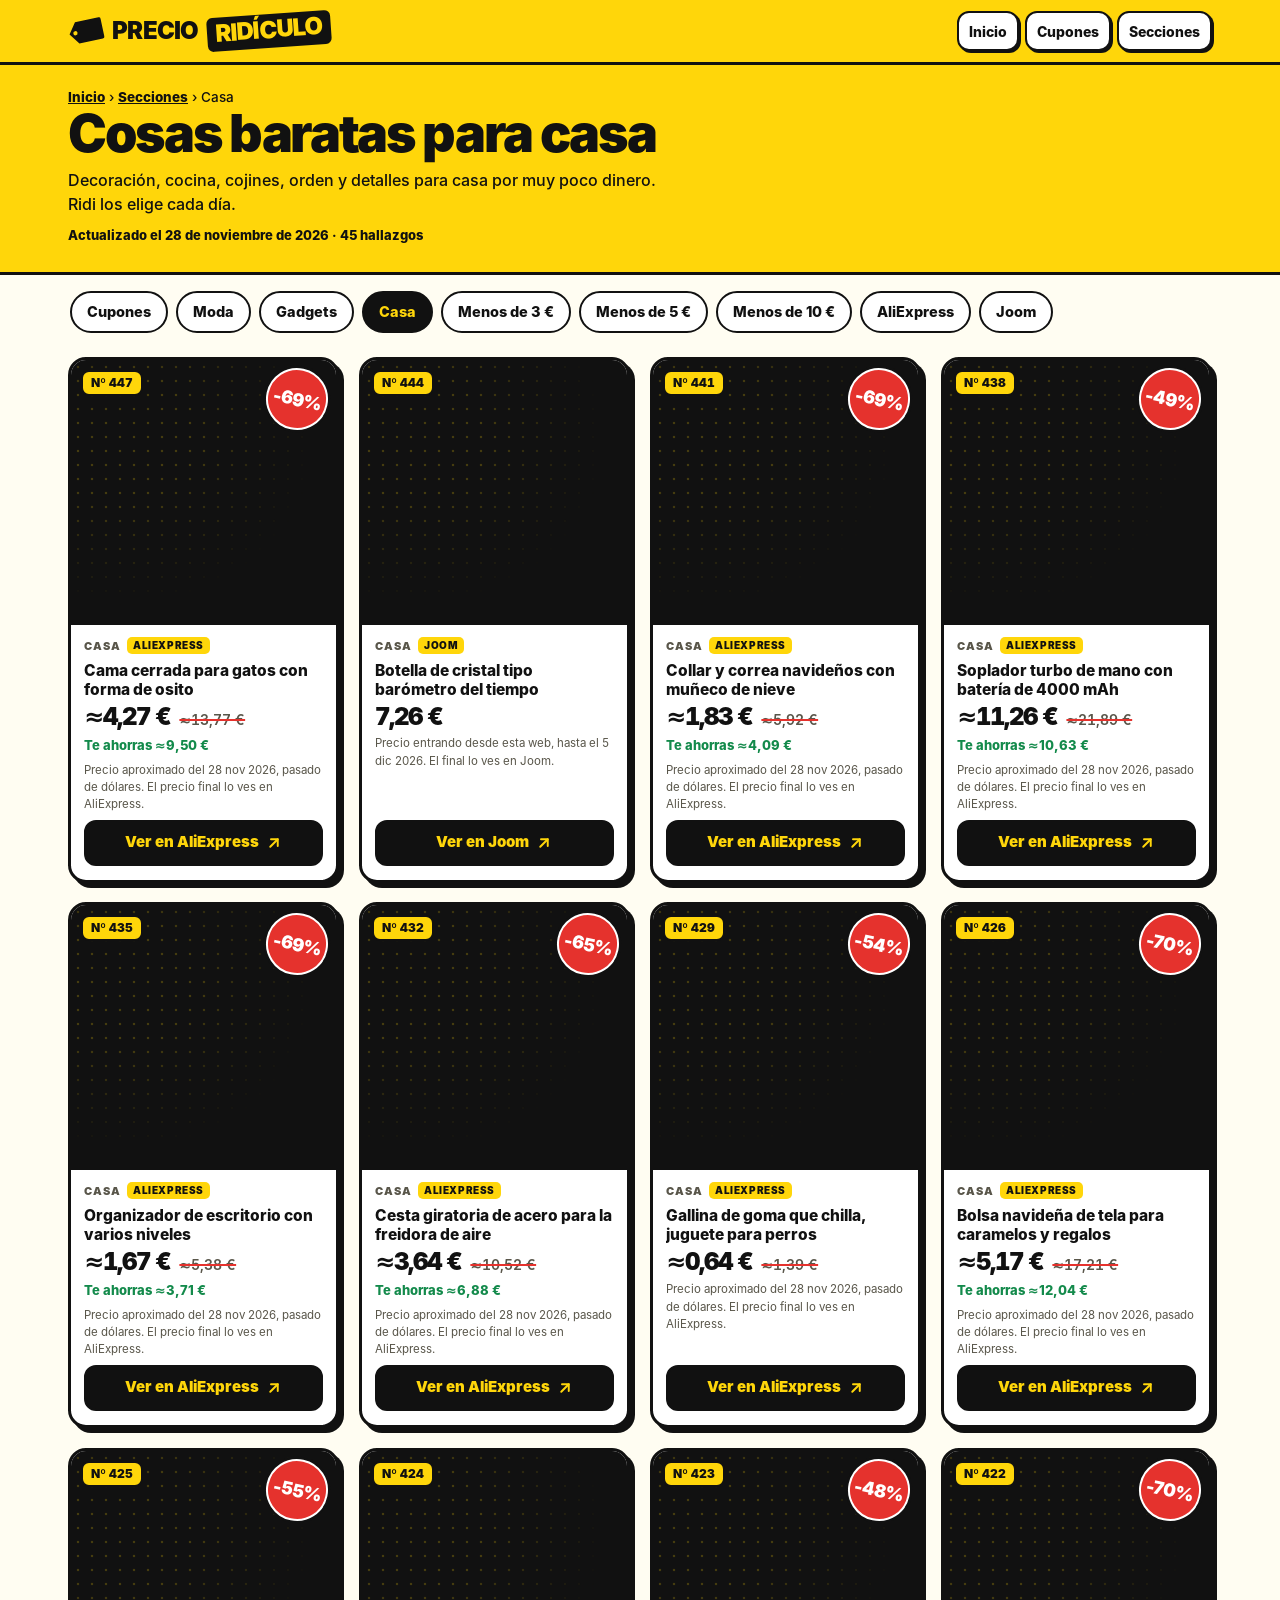
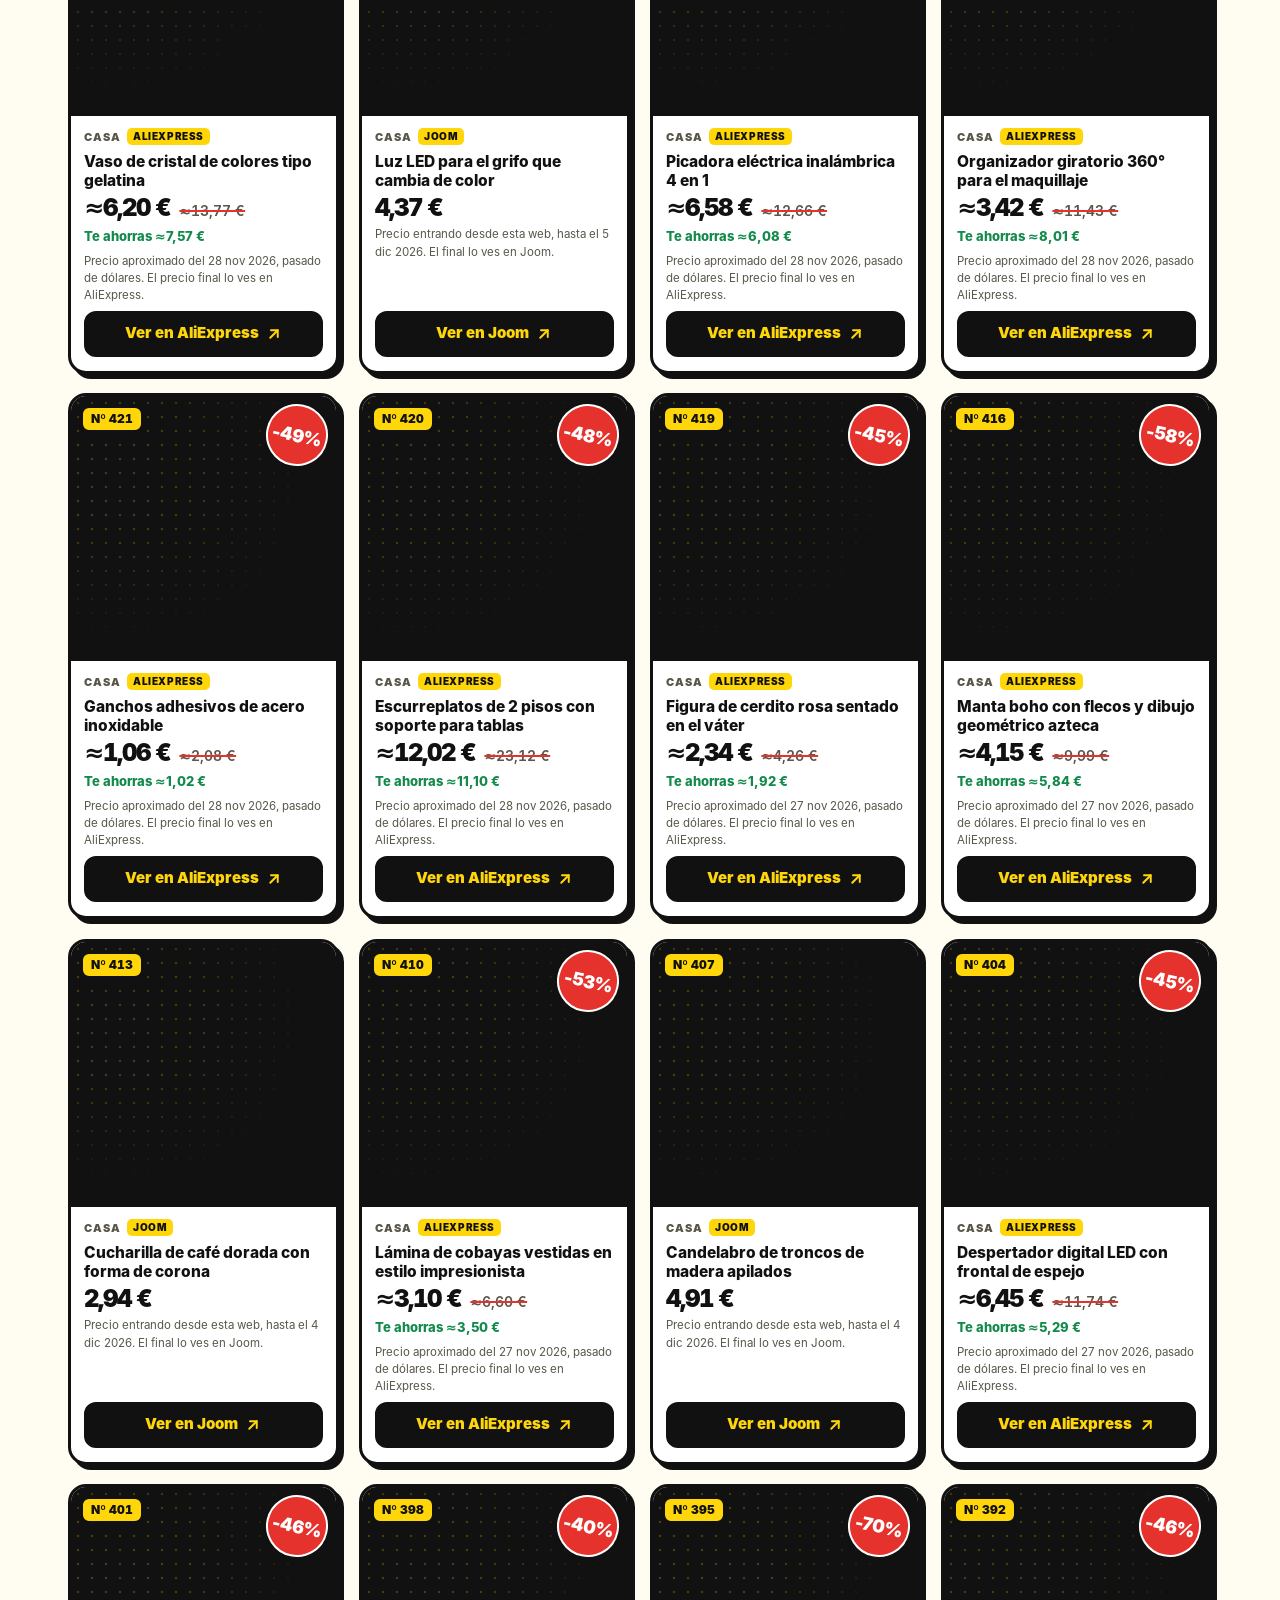
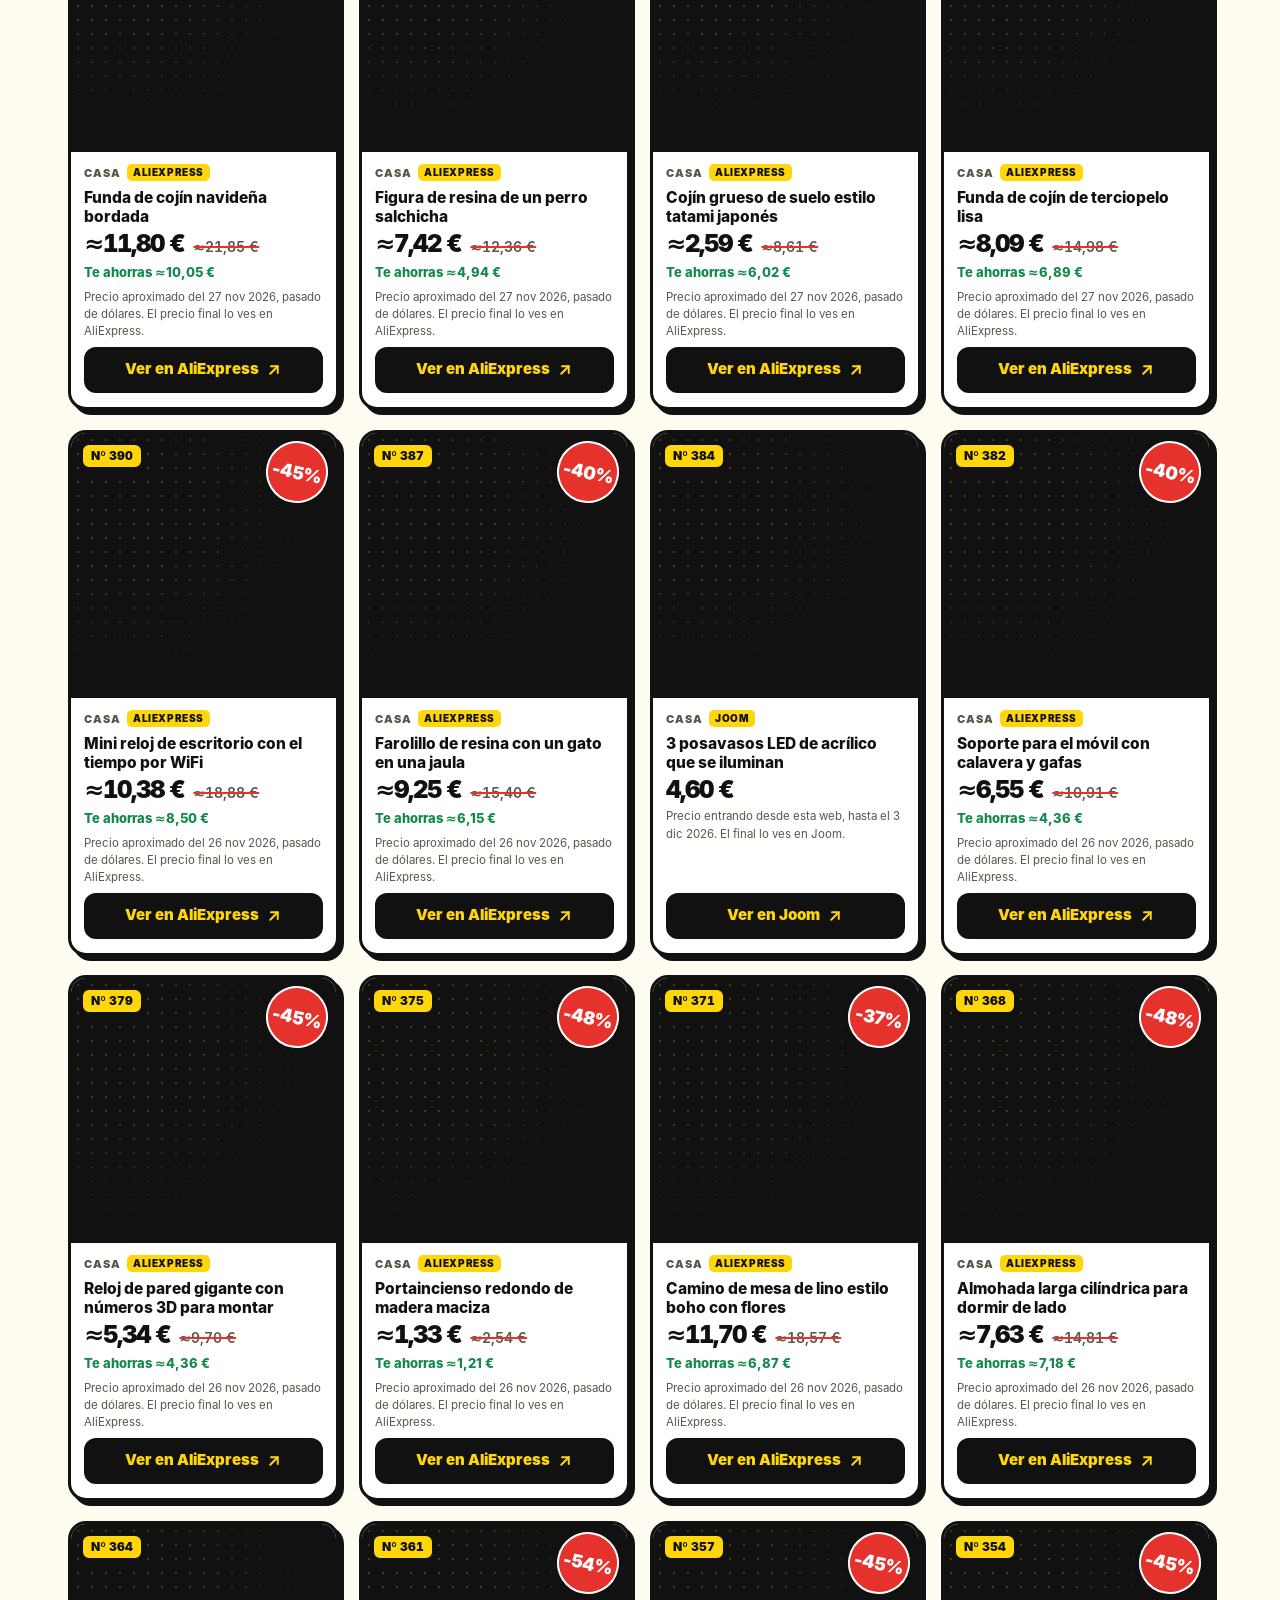
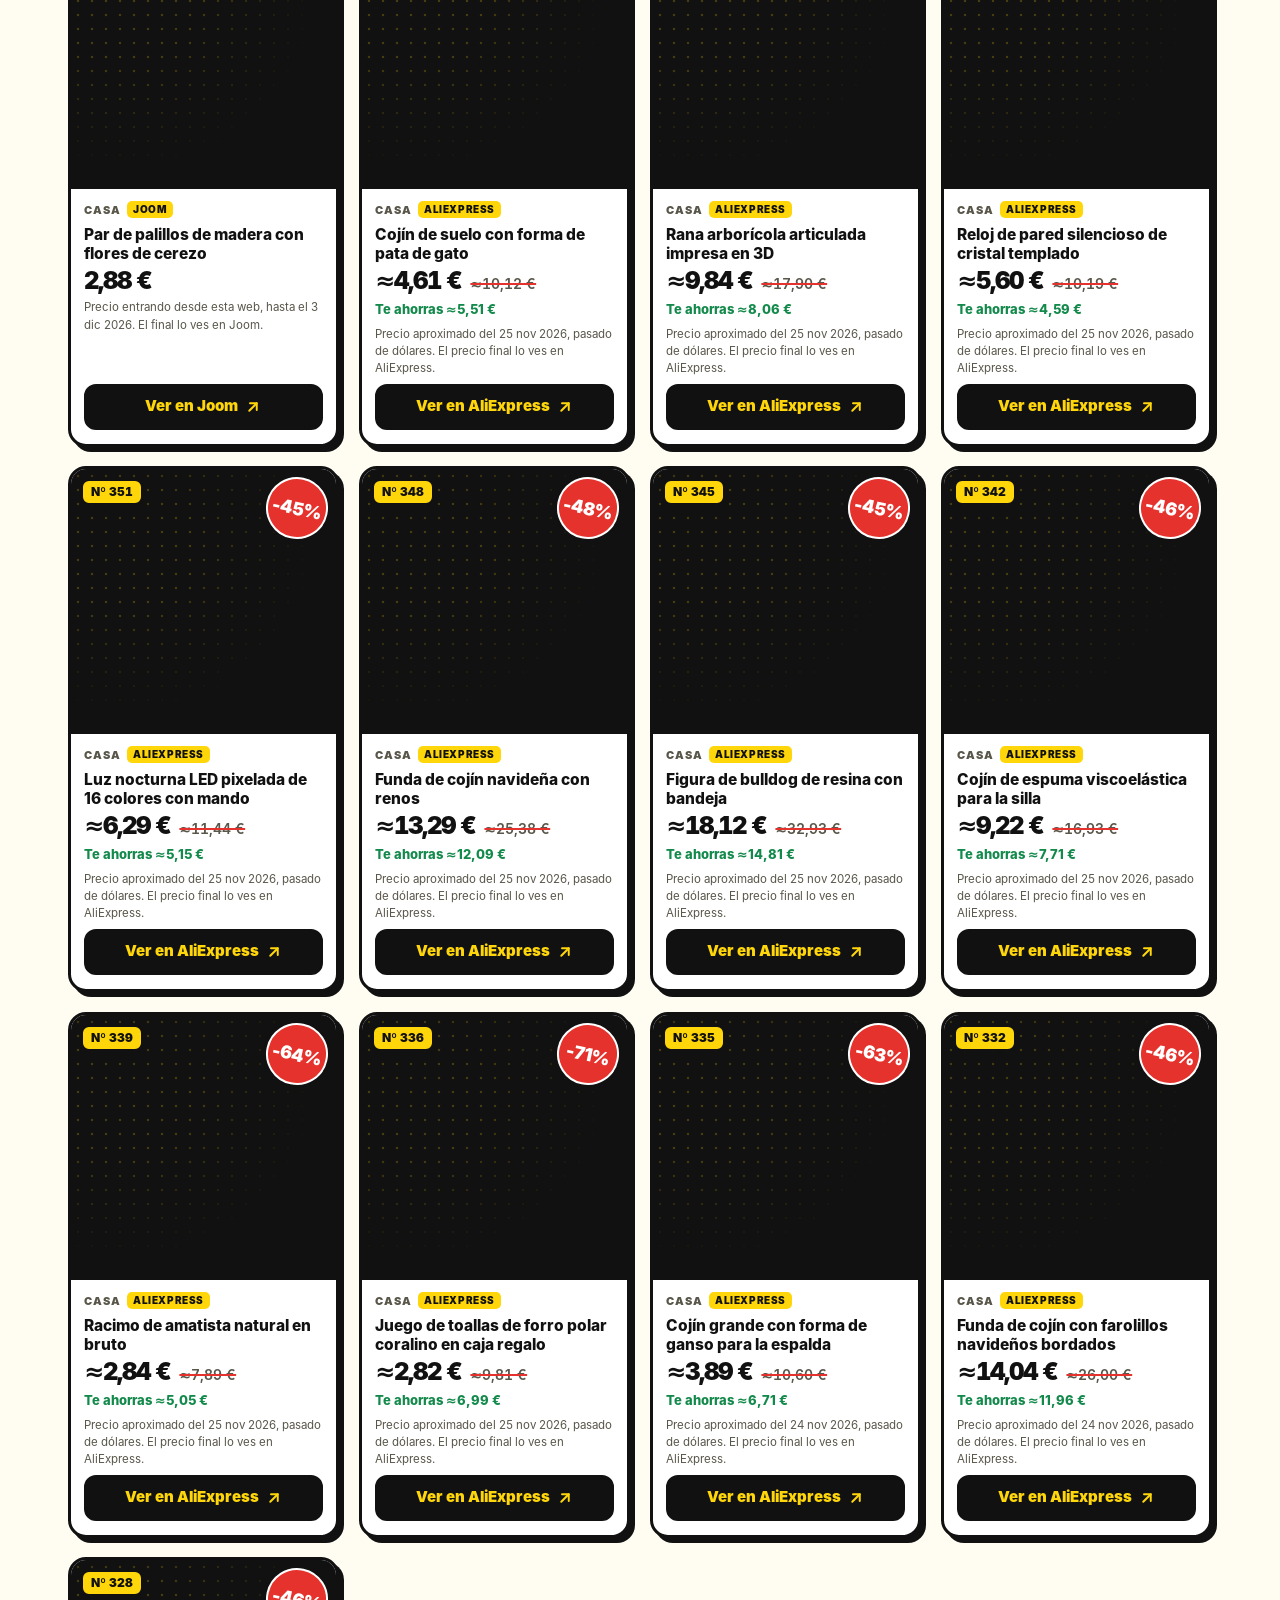
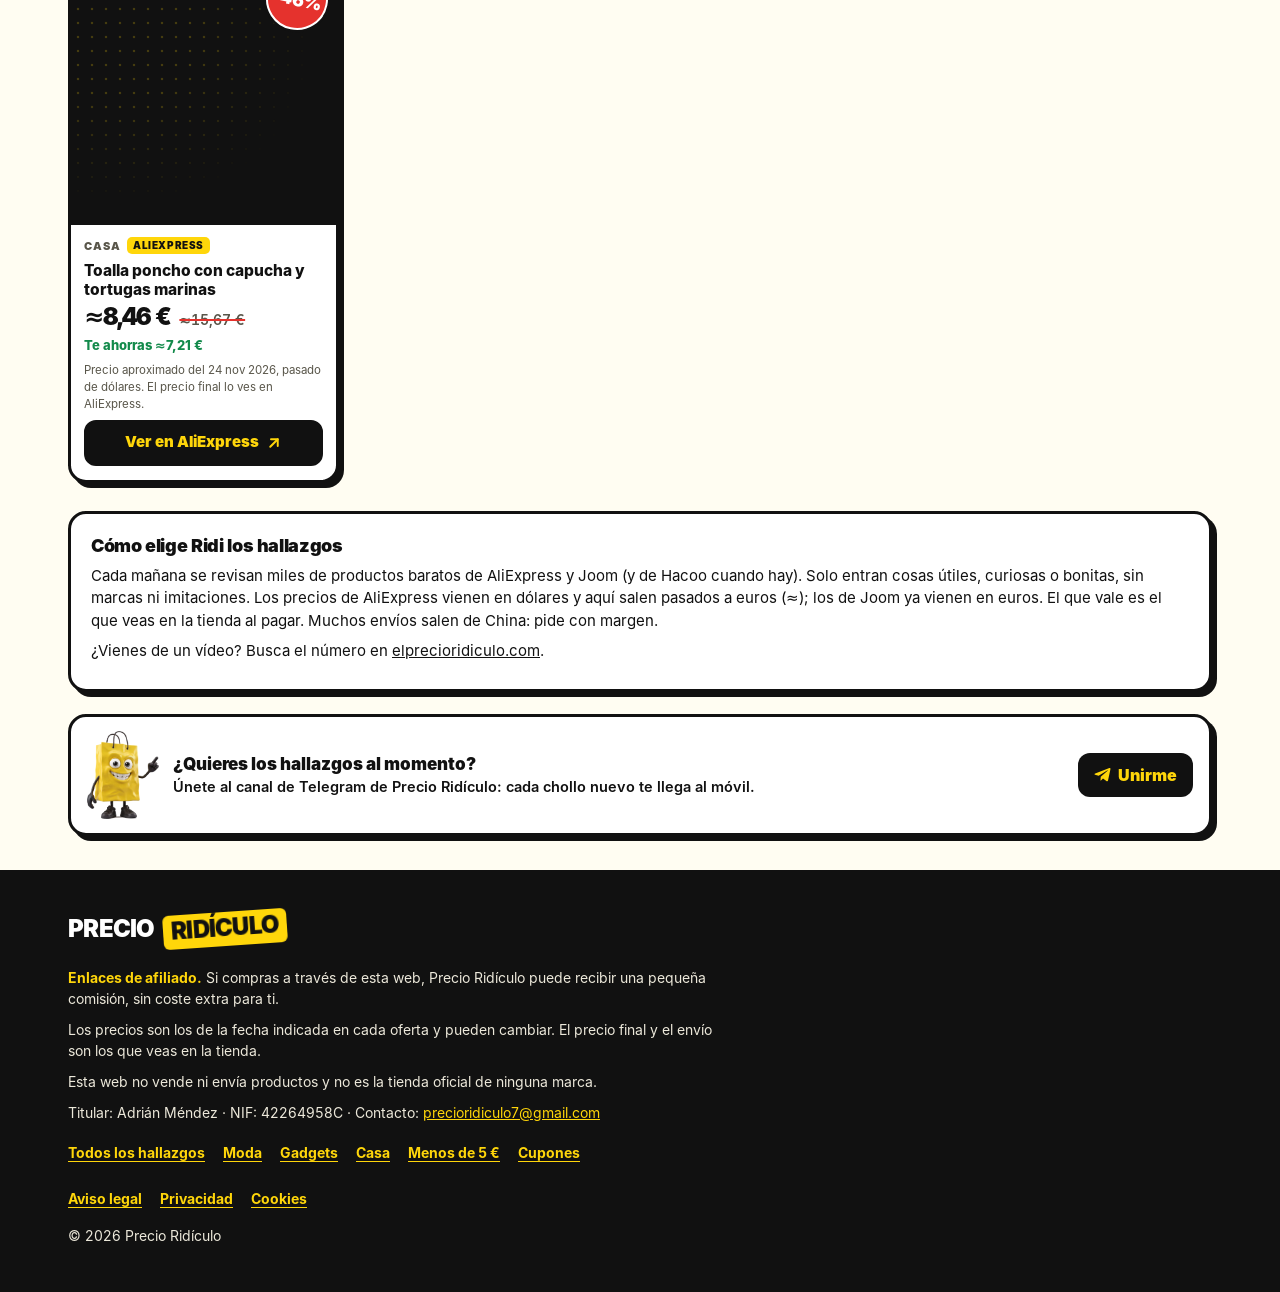
<file: ofertas/casa/index.html>
<!DOCTYPE html>
<html lang="es">
<head>
<meta charset="utf-8">
<meta name="viewport" content="width=device-width, initial-scale=1, viewport-fit=cover">
<title>Cosas baratas para casa · Precio Ridículo</title>
<meta name="description" content="Decoración, cocina, cojines, orden y detalles para casa por muy poco dinero. Hallazgos nuevos cada día en Precio Ridículo.">
<link rel="canonical" href="https://elprecioridiculo.com/ofertas/casa/">
<meta name="theme-color" content="#FFD60A">
<meta property="og:type" content="website">
<meta property="og:title" content="Cosas baratas para casa · Precio Ridículo">
<meta property="og:description" content="Decoración, cocina, cojines, orden y detalles para casa por muy poco dinero. Hallazgos nuevos cada día en Precio Ridículo.">
<meta property="og:image" content="https://elprecioridiculo.com/assets/web/compartir.jpg">
<meta property="og:url" content="https://elprecioridiculo.com/ofertas/casa/">
<meta name="twitter:card" content="summary_large_image">
<link rel="icon" href="/assets/web/icono.png">
<link rel="apple-touch-icon" href="/assets/web/icono.png">
<link rel="stylesheet" href="/assets/web/estilo.css">
<!-- Contador de visitas de Metricool (sin cookies) -->
<script>function loadScript(a){var b=document.getElementsByTagName("head")[0],c=document.createElement("script");c.type="text/javascript",c.src="https://tracker.metricool.com/resources/be.js",c.onreadystatechange=a,c.onload=a,b.appendChild(c)}loadScript(function(){beTracker.t({hash:"264aff4a553b2930b48b16aff83f65f"})});</script>
</head>
<body>
<header class="cabecera">
  <div class="wrap">
    <a class="logo" href="/" aria-label="Precio Ridículo, ir al inicio"><svg width="36" height="24" viewBox="0 0 120 80" aria-hidden="true" style="transform:rotate(-12deg)"><path d="M30 4 H110 A6 6 0 0 1 116 10 V70 A6 6 0 0 1 110 76 H30 L4 40 Z" fill="#111111"></path><circle cx="24" cy="40" r="7" fill="#FFD60A"></circle></svg><span>PRECIO</span><span class="banda">RIDÍCULO</span></a>
    <nav class="menu menu-texto" aria-label="Menú"><a href="/">Inicio</a><a class="temporada" href="/cupones/">Cupones</a><a href="/ofertas/">Secciones</a></nav>
  </div>
</header>
<main>
  <div class="cabeza-cat"><div class="wrap"><p class="migas"><a href="/">Inicio</a> › <a href="/ofertas/">Secciones</a> › Casa</p><h1>Cosas baratas para casa</h1><p>Decoración, cocina, cojines, orden y detalles para casa por muy poco dinero. Ridi los elige cada día.</p><p class="actualizado">Actualizado el 28 de noviembre de 2026 · 45 hallazgos</p></div></div>
  <div class="wrap"><nav class="enlaces-cat" aria-label="Secciones"><a href="/cupones/">Cupones</a><a href="/ofertas/moda/">Moda</a><a href="/ofertas/gadgets/">Gadgets</a><a href="/ofertas/casa/" aria-current="page">Casa</a><a href="/ofertas/menos-de-3-euros/">Menos de 3 €</a><a href="/ofertas/menos-de-5-euros/">Menos de 5 €</a><a href="/ofertas/menos-de-10-euros/">Menos de 10 €</a><a href="/ofertas/aliexpress/">AliExpress</a><a href="/ofertas/joom/">Joom</a></nav><div class="rejilla lista-cat"><article class="tarjeta"><a class="cartel" href="/#oferta-447" tabindex="-1" aria-hidden="true"><img class="producto" src="https://ae-pic-a1.aliexpress-media.com/kf/S8f1c13227659413b9a8db544551972fev.jpg" alt="Cama cerrada para gatos con forma de osito" loading="lazy" onerror="this.remove()"><span class="pegatina-dto">-69%</span><span class="chapa"><span class="numero">Nº 447</span></span></a><div class="cuerpo"><span class="categoria">Casa<span class="tienda">AliExpress</span></span><h3><a href="/#oferta-447">Cama cerrada para gatos con forma de osito</a></h3><div class="precios"><span class="precio">≈4,27 €</span><span class="antes"><span class="oculto">Antes </span>≈13,77 €</span></div><p class="ahorro">Te ahorras ≈9,50 €</p><p class="nota">Precio aproximado del 28 nov 2026, pasado de dólares. El precio final lo ves en AliExpress.</p><a class="boton" href="https://rzekl.com/g/1e8d114494994f380ebb16525dc3e8/?ulp=https%3A%2F%2Fs.click.aliexpress.com%2Fdeep_link.htm%3Faff_short_key%3D_c3s1yQkJ%26dl_target_url%3Dhttps%253A%252F%252Fwww.aliexpress.com%252Fitem%252F1005013614691022.html%253Fpdp_npi%253D6%252540dis%252521USD%25252115.09%2525214.68%252521%252521%252521100.00%25252131.00%252521%2525402140f88817958222504721041e1041%25252112000061694112775%252521affd%252521%252521%252521%2525211%2525210%252521%26hot_product%3D1&amp;i=5&amp;f_id=50003&amp;subid=web" target="_blank" rel="sponsored nofollow noopener">Ver en AliExpress<svg viewBox="0 0 24 24" fill="none" stroke="currentColor" stroke-width="2.6" stroke-linecap="round" stroke-linejoin="round" aria-hidden="true"><path d="M7 17 17 7"/><path d="M8 7h9v9"/></svg></a></div></article><article class="tarjeta"><a class="cartel" href="/#oferta-444" tabindex="-1" aria-hidden="true"><img class="producto" src="https://img.joomcdn.net/55fa08b550906b5aec3519235e92938d95382047_original.jpeg" alt="Botella de cristal tipo barómetro del tiempo" loading="lazy" onerror="this.remove()"><span class="chapa"><span class="numero">Nº 444</span></span></a><div class="cuerpo"><span class="categoria">Casa<span class="tienda">Joom</span></span><h3><a href="/#oferta-444">Botella de cristal tipo barómetro del tiempo</a></h3><div class="precios"><span class="precio">7,26 €</span></div><p class="nota">Precio entrando desde esta web, hasta el 5 dic 2026. El final lo ves en Joom.</p><a class="boton" href="https://xnmik.com/g/k1grq9wd9g994f380ebbbe0d510ed1/?f_id=24374&amp;ulp=https%3A%2F%2Fwww.joom.com%2Fes%2Fproducts%2F67aeae3e69003001355d6037%3Fcurrency%3DEUR%26utm_productid%3D67aeae3e69003001355d6037%26utm_freeze_token%3DeyJraWQiOiJ2MSIsInR5cCI6IkpXVCIsImFsZyI6IkVTMjU2In0.eyJleHAiOjE3OTY0MzM5NjgsInIiOiJFUyIsImMiOiJFVVIiLCJ2Ijp0cnVlLCJwcyI6W3sicCI6IjY3YWVhZTNlNjkwMDMwMDEzNTVkNjAzNyIsInYiOiI2N2FlYWUzZTY5MDAzMDg1MzU1ZDYwMzkiLCJjIjo3LjI2fV19.26DCXP5Psn6FDXdKV66c0uxEszaTYhL28t6GPLw20jODikOz04fUMdmAnWtLBk43aF4lz-CpB7oValynCgvyng%26variant_id%3D67aeae3e69003085355d6039%26gsAttrs%3DeyJyZWdpb24iOiJFUyJ9%26country%3DES%26utm_audienceid%3Dadvertising_web_admitad_premium_2d%26utm_feed_id%3D935622805573705349%26utm_feed_date%3D2026-11-28&amp;subid=web" target="_blank" rel="sponsored nofollow noopener">Ver en Joom<svg viewBox="0 0 24 24" fill="none" stroke="currentColor" stroke-width="2.6" stroke-linecap="round" stroke-linejoin="round" aria-hidden="true"><path d="M7 17 17 7"/><path d="M8 7h9v9"/></svg></a></div></article><article class="tarjeta"><a class="cartel" href="/#oferta-441" tabindex="-1" aria-hidden="true"><img class="producto" src="https://ae-pic-a1.aliexpress-media.com/kf/Sb8b95a412fa247dd8aa5aa9a512f9e14N.jpg" alt="Collar y correa navideños con muñeco de nieve" loading="lazy" onerror="this.remove()"><span class="pegatina-dto">-69%</span><span class="chapa"><span class="numero">Nº 441</span></span></a><div class="cuerpo"><span class="categoria">Casa<span class="tienda">AliExpress</span></span><h3><a href="/#oferta-441">Collar y correa navideños con muñeco de nieve</a></h3><div class="precios"><span class="precio">≈1,83 €</span><span class="antes"><span class="oculto">Antes </span>≈5,92 €</span></div><p class="ahorro">Te ahorras ≈4,09 €</p><p class="nota">Precio aproximado del 28 nov 2026, pasado de dólares. El precio final lo ves en AliExpress.</p><a class="boton" href="https://rzekl.com/g/1e8d114494994f380ebb16525dc3e8/?ulp=https%3A%2F%2Fs.click.aliexpress.com%2Fdeep_link.htm%3Faff_short_key%3D_c3s1yQkJ%26dl_target_url%3Dhttps%253A%252F%252Fwww.aliexpress.com%252Fitem%252F1005013601575625.html%253Fpdp_npi%253D6%252540dis%252521USD%2525216.49%2525212.01%252521%252521%25252143.00%25252113.33%252521%2525402140d36117958222564752151e0e65%25252112000061653294533%252521affd%252521%252521%252521%2525211%2525210%252521%26hot_product%3D1&amp;i=5&amp;f_id=50003&amp;subid=web" target="_blank" rel="sponsored nofollow noopener">Ver en AliExpress<svg viewBox="0 0 24 24" fill="none" stroke="currentColor" stroke-width="2.6" stroke-linecap="round" stroke-linejoin="round" aria-hidden="true"><path d="M7 17 17 7"/><path d="M8 7h9v9"/></svg></a></div></article><article class="tarjeta"><a class="cartel" href="/#oferta-438" tabindex="-1" aria-hidden="true"><img class="producto" src="https://ae-pic-a1.aliexpress-media.com/kf/Sf77db4ec7b934f1f94b8b251b1cabddah.jpg" alt="Soplador turbo de mano con batería de 4000 mAh" loading="lazy" onerror="this.remove()"><span class="pegatina-dto">-49%</span><span class="chapa"><span class="numero">Nº 438</span></span></a><div class="cuerpo"><span class="categoria">Casa<span class="tienda">AliExpress</span></span><h3><a href="/#oferta-438">Soplador turbo de mano con batería de 4000 mAh</a></h3><div class="precios"><span class="precio">≈11,26 €</span><span class="antes"><span class="oculto">Antes </span>≈21,89 €</span></div><p class="ahorro">Te ahorras ≈10,63 €</p><p class="nota">Precio aproximado del 28 nov 2026, pasado de dólares. El precio final lo ves en AliExpress.</p><a class="boton" href="https://rzekl.com/g/1e8d114494994f380ebb16525dc3e8/?ulp=https%3A%2F%2Fs.click.aliexpress.com%2Fdeep_link.htm%3Faff_short_key%3D_c3s1yQkJ%26dl_target_url%3Dhttps%253A%252F%252Fwww.aliexpress.com%252Fitem%252F1005012427159929.html%253Fpdp_npi%253D6%252540dis%252521USD%25252123.98%25252112.34%252521%252521%252521158.93%25252181.81%252521%2525402140d36117958218523734280e0ea6%25252112000058343547803%252521affd%252521%252521%252521%2525211%2525210%252521%26hot_product%3D1&amp;i=5&amp;f_id=50003&amp;subid=web" target="_blank" rel="sponsored nofollow noopener">Ver en AliExpress<svg viewBox="0 0 24 24" fill="none" stroke="currentColor" stroke-width="2.6" stroke-linecap="round" stroke-linejoin="round" aria-hidden="true"><path d="M7 17 17 7"/><path d="M8 7h9v9"/></svg></a></div></article><article class="tarjeta"><a class="cartel" href="/#oferta-435" tabindex="-1" aria-hidden="true"><img class="producto" src="https://ae-pic-a1.aliexpress-media.com/kf/S59719c1f44964feca0f9006bf8499509x.jpg" alt="Organizador de escritorio con varios niveles" loading="lazy" onerror="this.remove()"><span class="pegatina-dto">-69%</span><span class="chapa"><span class="numero">Nº 435</span></span></a><div class="cuerpo"><span class="categoria">Casa<span class="tienda">AliExpress</span></span><h3><a href="/#oferta-435">Organizador de escritorio con varios niveles</a></h3><div class="precios"><span class="precio">≈1,67 €</span><span class="antes"><span class="oculto">Antes </span>≈5,38 €</span></div><p class="ahorro">Te ahorras ≈3,71 €</p><p class="nota">Precio aproximado del 28 nov 2026, pasado de dólares. El precio final lo ves en AliExpress.</p><a class="boton" href="https://rzekl.com/g/1e8d114494994f380ebb16525dc3e8/?ulp=https%3A%2F%2Fs.click.aliexpress.com%2Fdeep_link.htm%3Faff_short_key%3D_c3s1yQkJ%26dl_target_url%3Dhttps%253A%252F%252Fwww.aliexpress.com%252Fitem%252F1005013601669705.html%253Fpdp_npi%253D6%252540dis%252521USD%2525215.89%2525211.83%252521%252521%25252139.00%25252112.09%252521%2525402140f88817958233379494262e1020%25252112000061653434456%252521affd%252521%252521%252521%2525211%2525210%252521%26hot_product%3D1&amp;i=5&amp;f_id=50003&amp;subid=web" target="_blank" rel="sponsored nofollow noopener">Ver en AliExpress<svg viewBox="0 0 24 24" fill="none" stroke="currentColor" stroke-width="2.6" stroke-linecap="round" stroke-linejoin="round" aria-hidden="true"><path d="M7 17 17 7"/><path d="M8 7h9v9"/></svg></a></div></article><article class="tarjeta"><a class="cartel" href="/#oferta-432" tabindex="-1" aria-hidden="true"><img class="producto" src="https://ae-pic-a1.aliexpress-media.com/kf/S6ad26266c38f44b9b548be99f0fff7c6n.jpg" alt="Cesta giratoria de acero para la freidora de aire" loading="lazy" onerror="this.remove()"><span class="pegatina-dto">-65%</span><span class="chapa"><span class="numero">Nº 432</span></span></a><div class="cuerpo"><span class="categoria">Casa<span class="tienda">AliExpress</span></span><h3><a href="/#oferta-432">Cesta giratoria de acero para la freidora de aire</a></h3><div class="precios"><span class="precio">≈3,64 €</span><span class="antes"><span class="oculto">Antes </span>≈10,52 €</span></div><p class="ahorro">Te ahorras ≈6,88 €</p><p class="nota">Precio aproximado del 28 nov 2026, pasado de dólares. El precio final lo ves en AliExpress.</p><a class="boton" href="https://rzekl.com/g/1e8d114494994f380ebb16525dc3e8/?ulp=https%3A%2F%2Fs.click.aliexpress.com%2Fdeep_link.htm%3Faff_short_key%3D_c3s1yQkJ%26dl_target_url%3Dhttps%253A%252F%252Fwww.aliexpress.com%252Fitem%252F1005012482137895.html%253Fpdp_npi%253D6%252540dis%252521USD%25252111.53%2525213.99%252521%252521%25252176.43%25252126.48%252521%2525402141149b17958220976318087e0fac%25252112000058492093318%252521affd%252521%252521%252521%2525211%2525210%252521%26hot_product%3D1&amp;i=5&amp;f_id=50003&amp;subid=web" target="_blank" rel="sponsored nofollow noopener">Ver en AliExpress<svg viewBox="0 0 24 24" fill="none" stroke="currentColor" stroke-width="2.6" stroke-linecap="round" stroke-linejoin="round" aria-hidden="true"><path d="M7 17 17 7"/><path d="M8 7h9v9"/></svg></a></div></article><article class="tarjeta"><a class="cartel" href="/#oferta-429" tabindex="-1" aria-hidden="true"><img class="producto" src="https://ae-pic-a1.aliexpress-media.com/kf/Sba658146229a483f8075c45d8c317a188.jpg" alt="Gallina de goma que chilla, juguete para perros" loading="lazy" onerror="this.remove()"><span class="pegatina-dto">-54%</span><span class="chapa"><span class="numero">Nº 429</span></span></a><div class="cuerpo"><span class="categoria">Casa<span class="tienda">AliExpress</span></span><h3><a href="/#oferta-429">Gallina de goma que chilla, juguete para perros</a></h3><div class="precios"><span class="precio">≈0,64 €</span><span class="antes"><span class="oculto">Antes </span>≈1,39 €</span></div><p class="nota">Precio aproximado del 28 nov 2026, pasado de dólares. El precio final lo ves en AliExpress.</p><a class="boton" href="https://rzekl.com/g/1e8d114494994f380ebb16525dc3e8/?ulp=https%3A%2F%2Fs.click.aliexpress.com%2Fdeep_link.htm%3Faff_short_key%3D_c3s1yQkJ%26dl_target_url%3Dhttps%253A%252F%252Fwww.aliexpress.com%252Fitem%252F1005012651852913.html%253Fpdp_npi%253D6%252540dis%252521USD%2525211.52%2525210.70%252521%252521%25252110.09%2525214.69%252521%2525402102f1cd17958221634375255e0d85%25252112000058969432156%252521affd%252521%252521%252521%2525211%2525210%252521%26hot_product%3D1&amp;i=5&amp;f_id=50003&amp;subid=web" target="_blank" rel="sponsored nofollow noopener">Ver en AliExpress<svg viewBox="0 0 24 24" fill="none" stroke="currentColor" stroke-width="2.6" stroke-linecap="round" stroke-linejoin="round" aria-hidden="true"><path d="M7 17 17 7"/><path d="M8 7h9v9"/></svg></a></div></article><article class="tarjeta"><a class="cartel" href="/#oferta-426" tabindex="-1" aria-hidden="true"><img class="producto" src="https://ae-pic-a1.aliexpress-media.com/kf/S1269050c1bb941b9b4bca24bc3813699r.jpg" alt="Bolsa navideña de tela para caramelos y regalos" loading="lazy" onerror="this.remove()"><span class="pegatina-dto">-70%</span><span class="chapa"><span class="numero">Nº 426</span></span></a><div class="cuerpo"><span class="categoria">Casa<span class="tienda">AliExpress</span></span><h3><a href="/#oferta-426">Bolsa navideña de tela para caramelos y regalos</a></h3><div class="precios"><span class="precio">≈5,17 €</span><span class="antes"><span class="oculto">Antes </span>≈17,21 €</span></div><p class="ahorro">Te ahorras ≈12,04 €</p><p class="nota">Precio aproximado del 28 nov 2026, pasado de dólares. El precio final lo ves en AliExpress.</p><a class="boton" href="https://rzekl.com/g/1e8d114494994f380ebb16525dc3e8/?ulp=https%3A%2F%2Fs.click.aliexpress.com%2Fdeep_link.htm%3Faff_short_key%3D_c3s1yQkJ%26dl_target_url%3Dhttps%253A%252F%252Fwww.aliexpress.com%252Fitem%252F1005013622681236.html%253Fpdp_npi%253D6%252540dis%252521USD%25252118.86%2525215.66%252521%252521%252521125.00%25252137.50%252521%2525402140d36117958228575658673e0fa9%25252112000061724484447%252521affd%252521%252521%252521%2525211%2525210%252521%26hot_product%3D1&amp;i=5&amp;f_id=50003&amp;subid=web" target="_blank" rel="sponsored nofollow noopener">Ver en AliExpress<svg viewBox="0 0 24 24" fill="none" stroke="currentColor" stroke-width="2.6" stroke-linecap="round" stroke-linejoin="round" aria-hidden="true"><path d="M7 17 17 7"/><path d="M8 7h9v9"/></svg></a></div></article><article class="tarjeta"><a class="cartel" href="/#oferta-425" tabindex="-1" aria-hidden="true"><img class="producto" src="https://ae-pic-a1.aliexpress-media.com/kf/S95137f11dad64835be5f05230054d9f53.jpg" alt="Vaso de cristal de colores tipo gelatina" loading="lazy" onerror="this.remove()"><span class="pegatina-dto">-55%</span><span class="chapa"><span class="numero">Nº 425</span></span></a><div class="cuerpo"><span class="categoria">Casa<span class="tienda">AliExpress</span></span><h3><a href="/#oferta-425">Vaso de cristal de colores tipo gelatina</a></h3><div class="precios"><span class="precio">≈6,20 €</span><span class="antes"><span class="oculto">Antes </span>≈13,77 €</span></div><p class="ahorro">Te ahorras ≈7,57 €</p><p class="nota">Precio aproximado del 28 nov 2026, pasado de dólares. El precio final lo ves en AliExpress.</p><a class="boton" href="https://rzekl.com/g/1e8d114494994f380ebb16525dc3e8/?ulp=https%3A%2F%2Fs.click.aliexpress.com%2Fdeep_link.htm%3Faff_short_key%3D_c3s1yQkJ%26dl_target_url%3Dhttps%253A%252F%252Fwww.aliexpress.com%252Fitem%252F1005012600770244.html%253Fpdp_npi%253D6%252540dis%252521USD%25252115.09%2525216.79%252521%252521%252521100.00%25252145.00%252521%2525402151fd3a17958220305382005e0e96%25252112000058780607725%252521affd%252521%252521%252521%2525211%2525210%252521%26hot_product%3D1&amp;i=5&amp;f_id=50003&amp;subid=web" target="_blank" rel="sponsored nofollow noopener">Ver en AliExpress<svg viewBox="0 0 24 24" fill="none" stroke="currentColor" stroke-width="2.6" stroke-linecap="round" stroke-linejoin="round" aria-hidden="true"><path d="M7 17 17 7"/><path d="M8 7h9v9"/></svg></a></div></article><article class="tarjeta"><a class="cartel" href="/#oferta-424" tabindex="-1" aria-hidden="true"><img class="producto" src="https://img.joomcdn.net/6f89cce53ad6e576b7222884d95c802d0359d95a_original.jpeg" alt="Luz LED para el grifo que cambia de color" loading="lazy" onerror="this.remove()"><span class="chapa"><span class="numero">Nº 424</span></span></a><div class="cuerpo"><span class="categoria">Casa<span class="tienda">Joom</span></span><h3><a href="/#oferta-424">Luz LED para el grifo que cambia de color</a></h3><div class="precios"><span class="precio">4,37 €</span></div><p class="nota">Precio entrando desde esta web, hasta el 5 dic 2026. El final lo ves en Joom.</p><a class="boton" href="https://xnmik.com/g/k1grq9wd9g994f380ebbbe0d510ed1/?f_id=24374&amp;ulp=https%3A%2F%2Fwww.joom.com%2Fes%2Fproducts%2F6ab9cf6c5e99b501dabbbf81%3Fcurrency%3DEUR%26utm_productid%3D6ab9cf6c5e99b501dabbbf81%26utm_freeze_token%3DeyJraWQiOiJ2MSIsInR5cCI6IkpXVCIsImFsZyI6IkVTMjU2In0.eyJleHAiOjE3OTY0MzM5NjgsInIiOiJFUyIsImMiOiJFVVIiLCJ2Ijp0cnVlLCJwcyI6W3sicCI6IjZhYjljZjZjNWU5OWI1MDFkYWJiYmY4MSIsInYiOiI2YWI5Y2Y2YzVlOTliNWNkZGFiYmJmODMiLCJjIjo0LjM3fV19.aJ7XYjsbxIwLv1eD890o11TBqsGU9EOi5oN86zPACTMt7WacTpoII1flHfs4AsqzuSGHrhdJLBMN8o8q_0jVug%26variant_id%3D6ab9cf6c5e99b5cddabbbf83%26gsAttrs%3DeyJyZWdpb24iOiJFUyJ9%26country%3DES%26utm_audienceid%3Dadvertising_web_admitad_2d%26utm_feed_id%3D935622805573705349%26utm_feed_date%3D2026-11-28&amp;subid=web" target="_blank" rel="sponsored nofollow noopener">Ver en Joom<svg viewBox="0 0 24 24" fill="none" stroke="currentColor" stroke-width="2.6" stroke-linecap="round" stroke-linejoin="round" aria-hidden="true"><path d="M7 17 17 7"/><path d="M8 7h9v9"/></svg></a></div></article><article class="tarjeta"><a class="cartel" href="/#oferta-423" tabindex="-1" aria-hidden="true"><img class="producto" src="https://ae-pic-a1.aliexpress-media.com/kf/S35e8a5fde8284374a9fe132458d70c78f.jpg" alt="Picadora eléctrica inalámbrica 4 en 1" loading="lazy" onerror="this.remove()"><span class="pegatina-dto">-48%</span><span class="chapa"><span class="numero">Nº 423</span></span></a><div class="cuerpo"><span class="categoria">Casa<span class="tienda">AliExpress</span></span><h3><a href="/#oferta-423">Picadora eléctrica inalámbrica 4 en 1</a></h3><div class="precios"><span class="precio">≈6,58 €</span><span class="antes"><span class="oculto">Antes </span>≈12,66 €</span></div><p class="ahorro">Te ahorras ≈6,08 €</p><p class="nota">Precio aproximado del 28 nov 2026, pasado de dólares. El precio final lo ves en AliExpress.</p><a class="boton" href="https://rzekl.com/g/1e8d114494994f380ebb16525dc3e8/?ulp=https%3A%2F%2Fs.click.aliexpress.com%2Fdeep_link.htm%3Faff_short_key%3D_c3s1yQkJ%26dl_target_url%3Dhttps%253A%252F%252Fwww.aliexpress.com%252Fitem%252F1005012716589473.html%253Fpdp_npi%253D6%252540dis%252521USD%25252113.87%2525217.21%252521%252521%25252191.92%25252147.80%252521%2525402140da8b17958217521801237e0f1f%25252112000059131167021%252521affd%252521%252521%252521%2525211%2525210%252521%26hot_product%3D1&amp;i=5&amp;f_id=50003&amp;subid=web" target="_blank" rel="sponsored nofollow noopener">Ver en AliExpress<svg viewBox="0 0 24 24" fill="none" stroke="currentColor" stroke-width="2.6" stroke-linecap="round" stroke-linejoin="round" aria-hidden="true"><path d="M7 17 17 7"/><path d="M8 7h9v9"/></svg></a></div></article><article class="tarjeta"><a class="cartel" href="/#oferta-422" tabindex="-1" aria-hidden="true"><img class="producto" src="https://ae-pic-a1.aliexpress-media.com/kf/Sd82ce88d84174d608463d34dc0f7d33f7.jpg" alt="Organizador giratorio 360° para el maquillaje" loading="lazy" onerror="this.remove()"><span class="pegatina-dto">-70%</span><span class="chapa"><span class="numero">Nº 422</span></span></a><div class="cuerpo"><span class="categoria">Casa<span class="tienda">AliExpress</span></span><h3><a href="/#oferta-422">Organizador giratorio 360° para el maquillaje</a></h3><div class="precios"><span class="precio">≈3,42 €</span><span class="antes"><span class="oculto">Antes </span>≈11,43 €</span></div><p class="ahorro">Te ahorras ≈8,01 €</p><p class="nota">Precio aproximado del 28 nov 2026, pasado de dólares. El precio final lo ves en AliExpress.</p><a class="boton" href="https://rzekl.com/g/1e8d114494994f380ebb16525dc3e8/?ulp=https%3A%2F%2Fs.click.aliexpress.com%2Fdeep_link.htm%3Faff_short_key%3D_c3s1yQkJ%26dl_target_url%3Dhttps%253A%252F%252Fwww.aliexpress.com%252Fitem%252F1005013647889027.html%253Fpdp_npi%253D6%252540dis%252521USD%25252112.52%2525213.75%252521%252521%25252183.00%25252124.90%252521%2525402151fca717958232523876026e10d7%25252112000061748431313%252521affd%252521%252521%252521%2525211%2525210%252521%26hot_product%3D1&amp;i=5&amp;f_id=50003&amp;subid=web" target="_blank" rel="sponsored nofollow noopener">Ver en AliExpress<svg viewBox="0 0 24 24" fill="none" stroke="currentColor" stroke-width="2.6" stroke-linecap="round" stroke-linejoin="round" aria-hidden="true"><path d="M7 17 17 7"/><path d="M8 7h9v9"/></svg></a></div></article><article class="tarjeta"><a class="cartel" href="/#oferta-421" tabindex="-1" aria-hidden="true"><img class="producto" src="https://ae-pic-a1.aliexpress-media.com/kf/S91b693e983424db992a4d9e47653bb4eg.jpg" alt="Ganchos adhesivos de acero inoxidable" loading="lazy" onerror="this.remove()"><span class="pegatina-dto">-49%</span><span class="chapa"><span class="numero">Nº 421</span></span></a><div class="cuerpo"><span class="categoria">Casa<span class="tienda">AliExpress</span></span><h3><a href="/#oferta-421">Ganchos adhesivos de acero inoxidable</a></h3><div class="precios"><span class="precio">≈1,06 €</span><span class="antes"><span class="oculto">Antes </span>≈2,08 €</span></div><p class="ahorro">Te ahorras ≈1,02 €</p><p class="nota">Precio aproximado del 28 nov 2026, pasado de dólares. El precio final lo ves en AliExpress.</p><a class="boton" href="https://rzekl.com/g/1e8d114494994f380ebb16525dc3e8/?ulp=https%3A%2F%2Fs.click.aliexpress.com%2Fdeep_link.htm%3Faff_short_key%3D_c3s1yQkJ%26dl_target_url%3Dhttps%253A%252F%252Fwww.aliexpress.com%252Fitem%252F1005012726314131.html%253Fpdp_npi%253D6%252540dis%252521USD%2525212.28%2525211.16%252521%252521%25252115.09%2525217.70%252521%25254021013cc017958232900857350e0d2f%25252112000059142129338%252521affd%252521%252521%252521%2525211%2525210%252521%26hot_product%3D1&amp;i=5&amp;f_id=50003&amp;subid=web" target="_blank" rel="sponsored nofollow noopener">Ver en AliExpress<svg viewBox="0 0 24 24" fill="none" stroke="currentColor" stroke-width="2.6" stroke-linecap="round" stroke-linejoin="round" aria-hidden="true"><path d="M7 17 17 7"/><path d="M8 7h9v9"/></svg></a></div></article><article class="tarjeta"><a class="cartel" href="/#oferta-420" tabindex="-1" aria-hidden="true"><img class="producto" src="https://ae-pic-a1.aliexpress-media.com/kf/S7575f419d7264d8ca156f489bdd4f383k.jpg" alt="Escurreplatos de 2 pisos con soporte para tablas" loading="lazy" onerror="this.remove()"><span class="pegatina-dto">-48%</span><span class="chapa"><span class="numero">Nº 420</span></span></a><div class="cuerpo"><span class="categoria">Casa<span class="tienda">AliExpress</span></span><h3><a href="/#oferta-420">Escurreplatos de 2 pisos con soporte para tablas</a></h3><div class="precios"><span class="precio">≈12,02 €</span><span class="antes"><span class="oculto">Antes </span>≈23,12 €</span></div><p class="ahorro">Te ahorras ≈11,10 €</p><p class="nota">Precio aproximado del 28 nov 2026, pasado de dólares. El precio final lo ves en AliExpress.</p><a class="boton" href="https://rzekl.com/g/1e8d114494994f380ebb16525dc3e8/?ulp=https%3A%2F%2Fs.click.aliexpress.com%2Fdeep_link.htm%3Faff_short_key%3D_c3s1yQkJ%26dl_target_url%3Dhttps%253A%252F%252Fwww.aliexpress.com%252Fitem%252F1005012739322336.html%253Fpdp_npi%253D6%252540dis%252521USD%25252125.33%25252113.17%252521%252521%252521167.89%25252187.30%252521%2525402140da8b17958233366297208e104d%25252112000059181057358%252521affd%252521%252521%252521%2525211%2525210%252521%26hot_product%3D1&amp;i=5&amp;f_id=50003&amp;subid=web" target="_blank" rel="sponsored nofollow noopener">Ver en AliExpress<svg viewBox="0 0 24 24" fill="none" stroke="currentColor" stroke-width="2.6" stroke-linecap="round" stroke-linejoin="round" aria-hidden="true"><path d="M7 17 17 7"/><path d="M8 7h9v9"/></svg></a></div></article><article class="tarjeta"><a class="cartel" href="/#oferta-419" tabindex="-1" aria-hidden="true"><img class="producto" src="https://ae-pic-a1.aliexpress-media.com/kf/S42a730cbe7f34913aa7f4b5602ca91d9j.jpg" alt="Figura de cerdito rosa sentado en el váter" loading="lazy" onerror="this.remove()"><span class="pegatina-dto">-45%</span><span class="chapa"><span class="numero">Nº 419</span></span></a><div class="cuerpo"><span class="categoria">Casa<span class="tienda">AliExpress</span></span><h3><a href="/#oferta-419">Figura de cerdito rosa sentado en el váter</a></h3><div class="precios"><span class="precio">≈2,34 €</span><span class="antes"><span class="oculto">Antes </span>≈4,26 €</span></div><p class="ahorro">Te ahorras ≈1,92 €</p><p class="nota">Precio aproximado del 27 nov 2026, pasado de dólares. El precio final lo ves en AliExpress.</p><a class="boton" href="https://rzekl.com/g/1e8d114494994f380ebb16525dc3e8/?ulp=https%3A%2F%2Fs.click.aliexpress.com%2Fdeep_link.htm%3Faff_short_key%3D_c3s1yQkJ%26dl_target_url%3Dhttps%253A%252F%252Fwww.aliexpress.com%252Fitem%252F1005012591742056.html%253Fpdp_npi%253D6%252540dis%252521USD%2525214.67%2525212.57%252521%252521%25252131.00%25252117.05%252521%2525402141315917957311266416116e0d0e%25252112000058793850274%252521affd%252521%252521%252521%2525211%2525210%252521%26hot_product%3D1&amp;i=5&amp;f_id=50003&amp;subid=web" target="_blank" rel="sponsored nofollow noopener">Ver en AliExpress<svg viewBox="0 0 24 24" fill="none" stroke="currentColor" stroke-width="2.6" stroke-linecap="round" stroke-linejoin="round" aria-hidden="true"><path d="M7 17 17 7"/><path d="M8 7h9v9"/></svg></a></div></article><article class="tarjeta"><a class="cartel" href="/#oferta-416" tabindex="-1" aria-hidden="true"><img class="producto" src="https://ae-pic-a1.aliexpress-media.com/kf/Sf6f5e30445aa40a09dbc6b28945678a2o.jpg" alt="Manta boho con flecos y dibujo geométrico azteca" loading="lazy" onerror="this.remove()"><span class="pegatina-dto">-58%</span><span class="chapa"><span class="numero">Nº 416</span></span></a><div class="cuerpo"><span class="categoria">Casa<span class="tienda">AliExpress</span></span><h3><a href="/#oferta-416">Manta boho con flecos y dibujo geométrico azteca</a></h3><div class="precios"><span class="precio">≈4,15 €</span><span class="antes"><span class="oculto">Antes </span>≈9,99 €</span></div><p class="ahorro">Te ahorras ≈5,84 €</p><p class="nota">Precio aproximado del 27 nov 2026, pasado de dólares. El precio final lo ves en AliExpress.</p><a class="boton" href="https://rzekl.com/g/1e8d114494994f380ebb16525dc3e8/?ulp=https%3A%2F%2Fs.click.aliexpress.com%2Fdeep_link.htm%3Faff_short_key%3D_c3s1yQkJ%26dl_target_url%3Dhttps%253A%252F%252Fwww.aliexpress.com%252Fitem%252F1005013140934931.html%253Fpdp_npi%253D6%252540dis%252521USD%25252110.96%2525214.55%252521%252521%25252172.70%25252130.22%252521%2525402151fce817957331878254341e0e0a%25252112000060320367070%252521affd%252521%252521%252521%2525211%2525210%252521%26hot_product%3D1&amp;i=5&amp;f_id=50003&amp;subid=web" target="_blank" rel="sponsored nofollow noopener">Ver en AliExpress<svg viewBox="0 0 24 24" fill="none" stroke="currentColor" stroke-width="2.6" stroke-linecap="round" stroke-linejoin="round" aria-hidden="true"><path d="M7 17 17 7"/><path d="M8 7h9v9"/></svg></a></div></article><article class="tarjeta"><a class="cartel" href="/#oferta-413" tabindex="-1" aria-hidden="true"><img class="producto" src="https://img.joomcdn.net/252931ac24907e390771cbf79bb1a2c057a215da_original.jpeg" alt="Cucharilla de café dorada con forma de corona" loading="lazy" onerror="this.remove()"><span class="chapa"><span class="numero">Nº 413</span></span></a><div class="cuerpo"><span class="categoria">Casa<span class="tienda">Joom</span></span><h3><a href="/#oferta-413">Cucharilla de café dorada con forma de corona</a></h3><div class="precios"><span class="precio">2,94 €</span></div><p class="nota">Precio entrando desde esta web, hasta el 4 dic 2026. El final lo ves en Joom.</p><a class="boton" href="https://xnmik.com/g/k1grq9wd9g994f380ebbbe0d510ed1/?f_id=24374&amp;ulp=https%3A%2F%2Fwww.joom.com%2Fes%2Fproducts%2F67aeab1269003001355d1526%3Fcurrency%3DEUR%26utm_productid%3D67aeab1269003001355d1526%26utm_freeze_token%3DeyJraWQiOiJ2MSIsInR5cCI6IkpXVCIsImFsZyI6IkVTMjU2In0.eyJleHAiOjE3OTYzNDc3MDgsInIiOiJFUyIsImMiOiJFVVIiLCJ2Ijp0cnVlLCJwcyI6W3sicCI6IjY3YWVhYjEyNjkwMDMwMDEzNTVkMTUyNiIsInYiOiI2N2FlYWIxMjY5MDAzMDg1MzU1ZDE1MjgiLCJjIjoyLjk0fV19.Y2aQF980niRErAD_DE0aqyI13u0DO7i72T19gYVrbHwn-t9hrjnNN3Ihr4ccQhpT1ehPlGMoF2Uj7T01nhtKhg%26variant_id%3D67aeab1269003085355d1528%26gsAttrs%3DeyJyZWdpb24iOiJFUyJ9%26country%3DES%26utm_audienceid%3Dadvertising_web_admitad_2d%26utm_feed_id%3D935622805573705349%26utm_feed_date%3D2026-11-27&amp;subid=web" target="_blank" rel="sponsored nofollow noopener">Ver en Joom<svg viewBox="0 0 24 24" fill="none" stroke="currentColor" stroke-width="2.6" stroke-linecap="round" stroke-linejoin="round" aria-hidden="true"><path d="M7 17 17 7"/><path d="M8 7h9v9"/></svg></a></div></article><article class="tarjeta"><a class="cartel" href="/#oferta-410" tabindex="-1" aria-hidden="true"><img class="producto" src="https://ae-pic-a1.aliexpress-media.com/kf/U9239c782021d49cc887d42dbbafe652en.jpg" alt="Lámina de cobayas vestidas en estilo impresionista" loading="lazy" onerror="this.remove()"><span class="pegatina-dto">-53%</span><span class="chapa"><span class="numero">Nº 410</span></span></a><div class="cuerpo"><span class="categoria">Casa<span class="tienda">AliExpress</span></span><h3><a href="/#oferta-410">Lámina de cobayas vestidas en estilo impresionista</a></h3><div class="precios"><span class="precio">≈3,10 €</span><span class="antes"><span class="oculto">Antes </span>≈6,60 €</span></div><p class="ahorro">Te ahorras ≈3,50 €</p><p class="nota">Precio aproximado del 27 nov 2026, pasado de dólares. El precio final lo ves en AliExpress.</p><a class="boton" href="https://rzekl.com/g/1e8d114494994f380ebb16525dc3e8/?ulp=https%3A%2F%2Fs.click.aliexpress.com%2Fdeep_link.htm%3Faff_short_key%3D_c3s1yQkJ%26dl_target_url%3Dhttps%253A%252F%252Fwww.aliexpress.com%252Fitem%252F1005004078464582.html%253Fpdp_npi%253D6%252540dis%252521USD%2525217.24%2525213.40%252521%252521%2525217.24%2525213.40%252521%2525402140d36217957310042765572e0fde%25252112000027968027389%252521affd%252521%252521%252521%2525211%2525210%252521%26hot_product%3D1&amp;i=5&amp;f_id=50003&amp;subid=web" target="_blank" rel="sponsored nofollow noopener">Ver en AliExpress<svg viewBox="0 0 24 24" fill="none" stroke="currentColor" stroke-width="2.6" stroke-linecap="round" stroke-linejoin="round" aria-hidden="true"><path d="M7 17 17 7"/><path d="M8 7h9v9"/></svg></a></div></article><article class="tarjeta"><a class="cartel" href="/#oferta-407" tabindex="-1" aria-hidden="true"><img class="producto" src="https://img.joomcdn.net/ad0647fd5f142f703e352c04fec1163944e84c92_original.jpeg" alt="Candelabro de troncos de madera apilados" loading="lazy" onerror="this.remove()"><span class="chapa"><span class="numero">Nº 407</span></span></a><div class="cuerpo"><span class="categoria">Casa<span class="tienda">Joom</span></span><h3><a href="/#oferta-407">Candelabro de troncos de madera apilados</a></h3><div class="precios"><span class="precio">4,91 €</span></div><p class="nota">Precio entrando desde esta web, hasta el 4 dic 2026. El final lo ves en Joom.</p><a class="boton" href="https://xnmik.com/g/k1grq9wd9g994f380ebbbe0d510ed1/?f_id=24374&amp;ulp=https%3A%2F%2Fwww.joom.com%2Fes%2Fproducts%2F67aeadb369003001355d522c%3Fcurrency%3DEUR%26utm_productid%3D67aeadb369003001355d522c%26utm_freeze_token%3DeyJraWQiOiJ2MSIsInR5cCI6IkpXVCIsImFsZyI6IkVTMjU2In0.eyJleHAiOjE3OTYzNDc3MDgsInIiOiJFUyIsImMiOiJFVVIiLCJ2Ijp0cnVlLCJwcyI6W3sicCI6IjY3YWVhZGIzNjkwMDMwMDEzNTVkNTIyYyIsInYiOiI2N2FlYWRiMzY5MDAzMDg1MzU1ZDUyMmYiLCJjIjo0LjkxfV19.98XXjAbch3jtxY6Zh95c9VTJyvi93W93mU27jMXitQhDBFFuWjy6pOJV2c2kZZ0u3t66y--TQ37dEPYa9SV8xA%26variant_id%3D67aeadb369003085355d522f%26gsAttrs%3DeyJyZWdpb24iOiJFUyJ9%26country%3DES%26utm_audienceid%3Dadvertising_web_admitad_2d%26utm_feed_id%3D935622805573705349%26utm_feed_date%3D2026-11-27&amp;subid=web" target="_blank" rel="sponsored nofollow noopener">Ver en Joom<svg viewBox="0 0 24 24" fill="none" stroke="currentColor" stroke-width="2.6" stroke-linecap="round" stroke-linejoin="round" aria-hidden="true"><path d="M7 17 17 7"/><path d="M8 7h9v9"/></svg></a></div></article><article class="tarjeta"><a class="cartel" href="/#oferta-404" tabindex="-1" aria-hidden="true"><img class="producto" src="https://ae-pic-a1.aliexpress-media.com/kf/S18f7460c3708420995e235f2850e85b4O.jpg" alt="Despertador digital LED con frontal de espejo" loading="lazy" onerror="this.remove()"><span class="pegatina-dto">-45%</span><span class="chapa"><span class="numero">Nº 404</span></span></a><div class="cuerpo"><span class="categoria">Casa<span class="tienda">AliExpress</span></span><h3><a href="/#oferta-404">Despertador digital LED con frontal de espejo</a></h3><div class="precios"><span class="precio">≈6,45 €</span><span class="antes"><span class="oculto">Antes </span>≈11,74 €</span></div><p class="ahorro">Te ahorras ≈5,29 €</p><p class="nota">Precio aproximado del 27 nov 2026, pasado de dólares. El precio final lo ves en AliExpress.</p><a class="boton" href="https://rzekl.com/g/1e8d114494994f380ebb16525dc3e8/?ulp=https%3A%2F%2Fs.click.aliexpress.com%2Fdeep_link.htm%3Faff_short_key%3D_c3s1yQkJ%26dl_target_url%3Dhttps%253A%252F%252Fwww.aliexpress.com%252Fitem%252F1005012761854854.html%253Fpdp_npi%253D6%252540dis%252521USD%25252112.88%2525217.08%252521%252521%25252185.44%25252146.99%252521%2525402102f1cd17957309850707132e0d6a%25252112000059249857484%252521affd%252521%252521%252521%2525211%2525210%252521%26hot_product%3D1&amp;i=5&amp;f_id=50003&amp;subid=web" target="_blank" rel="sponsored nofollow noopener">Ver en AliExpress<svg viewBox="0 0 24 24" fill="none" stroke="currentColor" stroke-width="2.6" stroke-linecap="round" stroke-linejoin="round" aria-hidden="true"><path d="M7 17 17 7"/><path d="M8 7h9v9"/></svg></a></div></article><article class="tarjeta"><a class="cartel" href="/#oferta-401" tabindex="-1" aria-hidden="true"><img class="producto" src="https://ae-pic-a1.aliexpress-media.com/kf/Sc3ff13a9ec7f469e843905386bc33198g.jpg" alt="Funda de cojín navideña bordada" loading="lazy" onerror="this.remove()"><span class="pegatina-dto">-46%</span><span class="chapa"><span class="numero">Nº 401</span></span></a><div class="cuerpo"><span class="categoria">Casa<span class="tienda">AliExpress</span></span><h3><a href="/#oferta-401">Funda de cojín navideña bordada</a></h3><div class="precios"><span class="precio">≈11,80 €</span><span class="antes"><span class="oculto">Antes </span>≈21,85 €</span></div><p class="ahorro">Te ahorras ≈10,05 €</p><p class="nota">Precio aproximado del 27 nov 2026, pasado de dólares. El precio final lo ves en AliExpress.</p><a class="boton" href="https://rzekl.com/g/1e8d114494994f380ebb16525dc3e8/?ulp=https%3A%2F%2Fs.click.aliexpress.com%2Fdeep_link.htm%3Faff_short_key%3D_c3s1yQkJ%26dl_target_url%3Dhttps%253A%252F%252Fwww.aliexpress.com%252Fitem%252F1005010545661695.html%253Fpdp_npi%253D6%252540dis%252521USD%25252123.98%25252112.95%252521%252521%252521159.00%25252185.86%252521%2525402141315917957328617658219e0d92%25252112000052768640048%252521affd%252521%252521%252521%2525211%2525210%252521%26hot_product%3D1&amp;i=5&amp;f_id=50003&amp;subid=web" target="_blank" rel="sponsored nofollow noopener">Ver en AliExpress<svg viewBox="0 0 24 24" fill="none" stroke="currentColor" stroke-width="2.6" stroke-linecap="round" stroke-linejoin="round" aria-hidden="true"><path d="M7 17 17 7"/><path d="M8 7h9v9"/></svg></a></div></article><article class="tarjeta"><a class="cartel" href="/#oferta-398" tabindex="-1" aria-hidden="true"><img class="producto" src="https://ae-pic-a1.aliexpress-media.com/kf/Sdb72d9f2d0b54fed8069df5ffca40c09n.jpg" alt="Figura de resina de un perro salchicha" loading="lazy" onerror="this.remove()"><span class="pegatina-dto">-40%</span><span class="chapa"><span class="numero">Nº 398</span></span></a><div class="cuerpo"><span class="categoria">Casa<span class="tienda">AliExpress</span></span><h3><a href="/#oferta-398">Figura de resina de un perro salchicha</a></h3><div class="precios"><span class="precio">≈7,42 €</span><span class="antes"><span class="oculto">Antes </span>≈12,36 €</span></div><p class="ahorro">Te ahorras ≈4,94 €</p><p class="nota">Precio aproximado del 27 nov 2026, pasado de dólares. El precio final lo ves en AliExpress.</p><a class="boton" href="https://rzekl.com/g/1e8d114494994f380ebb16525dc3e8/?ulp=https%3A%2F%2Fs.click.aliexpress.com%2Fdeep_link.htm%3Faff_short_key%3D_c3s1yQkJ%26dl_target_url%3Dhttps%253A%252F%252Fwww.aliexpress.com%252Fitem%252F1005013632781053.html%253Fpdp_npi%253D6%252540dis%252521USD%25252113.57%2525218.14%252521%252521%25252190.00%25252154.00%252521%252540212a7b8d17957313592054200e0d78%25252112000061702021530%252521affd%252521%252521%252521%2525211%2525210%252521%26hot_product%3D1&amp;i=5&amp;f_id=50003&amp;subid=web" target="_blank" rel="sponsored nofollow noopener">Ver en AliExpress<svg viewBox="0 0 24 24" fill="none" stroke="currentColor" stroke-width="2.6" stroke-linecap="round" stroke-linejoin="round" aria-hidden="true"><path d="M7 17 17 7"/><path d="M8 7h9v9"/></svg></a></div></article><article class="tarjeta"><a class="cartel" href="/#oferta-395" tabindex="-1" aria-hidden="true"><img class="producto" src="https://ae-pic-a1.aliexpress-media.com/kf/Sad57ed1851ec47d38dd74956da62feffU.jpg" alt="Cojín grueso de suelo estilo tatami japonés" loading="lazy" onerror="this.remove()"><span class="pegatina-dto">-70%</span><span class="chapa"><span class="numero">Nº 395</span></span></a><div class="cuerpo"><span class="categoria">Casa<span class="tienda">AliExpress</span></span><h3><a href="/#oferta-395">Cojín grueso de suelo estilo tatami japonés</a></h3><div class="precios"><span class="precio">≈2,59 €</span><span class="antes"><span class="oculto">Antes </span>≈8,61 €</span></div><p class="ahorro">Te ahorras ≈6,02 €</p><p class="nota">Precio aproximado del 27 nov 2026, pasado de dólares. El precio final lo ves en AliExpress.</p><a class="boton" href="https://rzekl.com/g/1e8d114494994f380ebb16525dc3e8/?ulp=https%3A%2F%2Fs.click.aliexpress.com%2Fdeep_link.htm%3Faff_short_key%3D_c3s1yQkJ%26dl_target_url%3Dhttps%253A%252F%252Fwww.aliexpress.com%252Fitem%252F1005013668676310.html%253Fpdp_npi%253D6%252540dis%252521USD%2525219.45%2525212.84%252521%252521%25252162.66%25252118.80%252521%2525402141149b17957328706096965e0e62%25252112000061835278200%252521affd%252521%252521%252521%2525211%2525210%252521%26hot_product%3D1&amp;i=5&amp;f_id=50003&amp;subid=web" target="_blank" rel="sponsored nofollow noopener">Ver en AliExpress<svg viewBox="0 0 24 24" fill="none" stroke="currentColor" stroke-width="2.6" stroke-linecap="round" stroke-linejoin="round" aria-hidden="true"><path d="M7 17 17 7"/><path d="M8 7h9v9"/></svg></a></div></article><article class="tarjeta"><a class="cartel" href="/#oferta-392" tabindex="-1" aria-hidden="true"><img class="producto" src="https://ae-pic-a1.aliexpress-media.com/kf/S5332777e7834471c8f5e7b5a9f4b7c19x.jpg" alt="Funda de cojín de terciopelo lisa" loading="lazy" onerror="this.remove()"><span class="pegatina-dto">-46%</span><span class="chapa"><span class="numero">Nº 392</span></span></a><div class="cuerpo"><span class="categoria">Casa<span class="tienda">AliExpress</span></span><h3><a href="/#oferta-392">Funda de cojín de terciopelo lisa</a></h3><div class="precios"><span class="precio">≈8,09 €</span><span class="antes"><span class="oculto">Antes </span>≈14,98 €</span></div><p class="ahorro">Te ahorras ≈6,89 €</p><p class="nota">Precio aproximado del 27 nov 2026, pasado de dólares. El precio final lo ves en AliExpress.</p><a class="boton" href="https://rzekl.com/g/1e8d114494994f380ebb16525dc3e8/?ulp=https%3A%2F%2Fs.click.aliexpress.com%2Fdeep_link.htm%3Faff_short_key%3D_c3s1yQkJ%26dl_target_url%3Dhttps%253A%252F%252Fwww.aliexpress.com%252Fitem%252F1005010578355980.html%253Fpdp_npi%253D6%252540dis%252521USD%25252116.44%2525218.88%252521%252521%252521109.00%25252158.86%252521%2525402141315917957328780216700e0d50%25252112000056746187428%252521affd%252521%252521%252521%2525211%2525210%252521%26hot_product%3D1&amp;i=5&amp;f_id=50003&amp;subid=web" target="_blank" rel="sponsored nofollow noopener">Ver en AliExpress<svg viewBox="0 0 24 24" fill="none" stroke="currentColor" stroke-width="2.6" stroke-linecap="round" stroke-linejoin="round" aria-hidden="true"><path d="M7 17 17 7"/><path d="M8 7h9v9"/></svg></a></div></article><article class="tarjeta"><a class="cartel" href="/#oferta-390" tabindex="-1" aria-hidden="true"><img class="producto" src="https://ae-pic-a1.aliexpress-media.com/kf/S81c99737a36340499a2b37cd79d3b62fc.jpg" alt="Mini reloj de escritorio con el tiempo por WiFi" loading="lazy" onerror="this.remove()"><span class="pegatina-dto">-45%</span><span class="chapa"><span class="numero">Nº 390</span></span></a><div class="cuerpo"><span class="categoria">Casa<span class="tienda">AliExpress</span></span><h3><a href="/#oferta-390">Mini reloj de escritorio con el tiempo por WiFi</a></h3><div class="precios"><span class="precio">≈10,38 €</span><span class="antes"><span class="oculto">Antes </span>≈18,88 €</span></div><p class="ahorro">Te ahorras ≈8,50 €</p><p class="nota">Precio aproximado del 26 nov 2026, pasado de dólares. El precio final lo ves en AliExpress.</p><a class="boton" href="https://rzekl.com/g/1e8d114494994f380ebb16525dc3e8/?ulp=https%3A%2F%2Fs.click.aliexpress.com%2Fdeep_link.htm%3Faff_short_key%3D_c3s1yQkJ%26dl_target_url%3Dhttps%253A%252F%252Fwww.aliexpress.com%252Fitem%252F1005012761686220.html%253Fpdp_npi%253D6%252540dis%252521USD%25252120.64%25252111.35%252521%252521%252521136.71%25252175.19%252521%2525402140d36217956449859577954e0c44%25252112000059249203460%252521affd%252521%252521%252521%2525211%2525210%252521%26hot_product%3D1&amp;i=5&amp;f_id=50003&amp;subid=web" target="_blank" rel="sponsored nofollow noopener">Ver en AliExpress<svg viewBox="0 0 24 24" fill="none" stroke="currentColor" stroke-width="2.6" stroke-linecap="round" stroke-linejoin="round" aria-hidden="true"><path d="M7 17 17 7"/><path d="M8 7h9v9"/></svg></a></div></article><article class="tarjeta"><a class="cartel" href="/#oferta-387" tabindex="-1" aria-hidden="true"><img class="producto" src="https://ae-pic-a1.aliexpress-media.com/kf/S6cf7d346db0c40e5bb6c003420f191c4U.jpg" alt="Farolillo de resina con un gato en una jaula" loading="lazy" onerror="this.remove()"><span class="pegatina-dto">-40%</span><span class="chapa"><span class="numero">Nº 387</span></span></a><div class="cuerpo"><span class="categoria">Casa<span class="tienda">AliExpress</span></span><h3><a href="/#oferta-387">Farolillo de resina con un gato en una jaula</a></h3><div class="precios"><span class="precio">≈9,25 €</span><span class="antes"><span class="oculto">Antes </span>≈15,40 €</span></div><p class="ahorro">Te ahorras ≈6,15 €</p><p class="nota">Precio aproximado del 26 nov 2026, pasado de dólares. El precio final lo ves en AliExpress.</p><a class="boton" href="https://rzekl.com/g/1e8d114494994f380ebb16525dc3e8/?ulp=https%3A%2F%2Fs.click.aliexpress.com%2Fdeep_link.htm%3Faff_short_key%3D_c3s1yQkJ%26dl_target_url%3Dhttps%253A%252F%252Fwww.aliexpress.com%252Fitem%252F1005013638668267.html%253Fpdp_npi%253D6%252540dis%252521USD%25252116.84%25252110.11%252521%252521%252521111.50%25252166.90%252521%2525402151fca717956446983034367e0faf%25252112000061675123654%252521affd%252521%252521%252521%2525211%2525210%252521%26hot_product%3D1&amp;i=5&amp;f_id=50003&amp;subid=web" target="_blank" rel="sponsored nofollow noopener">Ver en AliExpress<svg viewBox="0 0 24 24" fill="none" stroke="currentColor" stroke-width="2.6" stroke-linecap="round" stroke-linejoin="round" aria-hidden="true"><path d="M7 17 17 7"/><path d="M8 7h9v9"/></svg></a></div></article><article class="tarjeta"><a class="cartel" href="/#oferta-384" tabindex="-1" aria-hidden="true"><img class="producto" src="https://img.joomcdn.net/e05ee9362ad0abad89aae3f999ae06b4c7bb29a0_original.jpeg" alt="3 posavasos LED de acrílico que se iluminan" loading="lazy" onerror="this.remove()"><span class="chapa"><span class="numero">Nº 384</span></span></a><div class="cuerpo"><span class="categoria">Casa<span class="tienda">Joom</span></span><h3><a href="/#oferta-384">3 posavasos LED de acrílico que se iluminan</a></h3><div class="precios"><span class="precio">4,60 €</span></div><p class="nota">Precio entrando desde esta web, hasta el 3 dic 2026. El final lo ves en Joom.</p><a class="boton" href="https://xnmik.com/g/k1grq9wd9g994f380ebbbe0d510ed1/?f_id=24374&amp;ulp=https%3A%2F%2Fwww.joom.com%2Fes%2Fproducts%2F6940cedf35756d015abbc21b%3Fcurrency%3DEUR%26utm_productid%3D6940cedf35756d015abbc21b%26utm_freeze_token%3DeyJraWQiOiJ2MSIsInR5cCI6IkpXVCIsImFsZyI6IkVTMjU2In0.eyJleHAiOjE3OTYyNjA5MjQsInIiOiJFUyIsImMiOiJFVVIiLCJ2Ijp0cnVlLCJwcyI6W3sicCI6IjY5NDBjZWRmMzU3NTZkMDE1YWJiYzIxYiIsInYiOiI2OTQwY2VkZjM1NzU2ZGE2NWFiYmMyMWQiLCJjIjo0LjYsIm8iOjQuNjN9XX0.AkGEYVkaZUfft1fYU_p7-HfVHQPgYY7KsX-_AATZpFXDjDwF-J5vjESnM9MK-vtMyi1i1YfrVmN4lAhoSV9Stg%26variant_id%3D6940cedf35756da65abbc21d%26gsAttrs%3DeyJyZWdpb24iOiJFUyJ9%26country%3DES%26utm_audienceid%3Dadvertising_web_admitad_2d%26utm_feed_id%3D935622805573705349%26utm_feed_date%3D2026-11-26&amp;subid=web" target="_blank" rel="sponsored nofollow noopener">Ver en Joom<svg viewBox="0 0 24 24" fill="none" stroke="currentColor" stroke-width="2.6" stroke-linecap="round" stroke-linejoin="round" aria-hidden="true"><path d="M7 17 17 7"/><path d="M8 7h9v9"/></svg></a></div></article><article class="tarjeta"><a class="cartel" href="/#oferta-382" tabindex="-1" aria-hidden="true"><img class="producto" src="https://ae-pic-a1.aliexpress-media.com/kf/Sb16479627a63470882d37e8a884da1d3z.jpg" alt="Soporte para el móvil con calavera y gafas" loading="lazy" onerror="this.remove()"><span class="pegatina-dto">-40%</span><span class="chapa"><span class="numero">Nº 382</span></span></a><div class="cuerpo"><span class="categoria">Casa<span class="tienda">AliExpress</span></span><h3><a href="/#oferta-382">Soporte para el móvil con calavera y gafas</a></h3><div class="precios"><span class="precio">≈6,55 €</span><span class="antes"><span class="oculto">Antes </span>≈10,91 €</span></div><p class="ahorro">Te ahorras ≈4,36 €</p><p class="nota">Precio aproximado del 26 nov 2026, pasado de dólares. El precio final lo ves en AliExpress.</p><a class="boton" href="https://rzekl.com/g/1e8d114494994f380ebb16525dc3e8/?ulp=https%3A%2F%2Fs.click.aliexpress.com%2Fdeep_link.htm%3Faff_short_key%3D_c3s1yQkJ%26dl_target_url%3Dhttps%253A%252F%252Fwww.aliexpress.com%252Fitem%252F1005013690532826.html%253Fpdp_npi%253D6%252540dis%252521USD%25252111.93%2525217.16%252521%252521%25252179.00%25252147.40%252521%2525400b8ded7b17956444639088232e0fbc%25252112000061854583697%252521affd%252521%252521%252521%2525211%2525210%252521%26hot_product%3D1&amp;i=5&amp;f_id=50003&amp;subid=web" target="_blank" rel="sponsored nofollow noopener">Ver en AliExpress<svg viewBox="0 0 24 24" fill="none" stroke="currentColor" stroke-width="2.6" stroke-linecap="round" stroke-linejoin="round" aria-hidden="true"><path d="M7 17 17 7"/><path d="M8 7h9v9"/></svg></a></div></article><article class="tarjeta"><a class="cartel" href="/#oferta-379" tabindex="-1" aria-hidden="true"><img class="producto" src="https://ae-pic-a1.aliexpress-media.com/kf/S8c55b0e66d1e479a869b0c4bb3224f1ab.jpg" alt="Reloj de pared gigante con números 3D para montar" loading="lazy" onerror="this.remove()"><span class="pegatina-dto">-45%</span><span class="chapa"><span class="numero">Nº 379</span></span></a><div class="cuerpo"><span class="categoria">Casa<span class="tienda">AliExpress</span></span><h3><a href="/#oferta-379">Reloj de pared gigante con números 3D para montar</a></h3><div class="precios"><span class="precio">≈5,34 €</span><span class="antes"><span class="oculto">Antes </span>≈9,70 €</span></div><p class="ahorro">Te ahorras ≈4,36 €</p><p class="nota">Precio aproximado del 26 nov 2026, pasado de dólares. El precio final lo ves en AliExpress.</p><a class="boton" href="https://rzekl.com/g/1e8d114494994f380ebb16525dc3e8/?ulp=https%3A%2F%2Fs.click.aliexpress.com%2Fdeep_link.htm%3Faff_short_key%3D_c3s1yQkJ%26dl_target_url%3Dhttps%253A%252F%252Fwww.aliexpress.com%252Fitem%252F1005012762798636.html%253Fpdp_npi%253D6%252540dis%252521USD%25252110.61%2525215.84%252521%252521%25252170.25%25252138.64%252521%2525402140f89017956446524122869e0f5b%25252112000059290410673%252521affd%252521%252521%252521%2525211%2525210%252521%26hot_product%3D1&amp;i=5&amp;f_id=50003&amp;subid=web" target="_blank" rel="sponsored nofollow noopener">Ver en AliExpress<svg viewBox="0 0 24 24" fill="none" stroke="currentColor" stroke-width="2.6" stroke-linecap="round" stroke-linejoin="round" aria-hidden="true"><path d="M7 17 17 7"/><path d="M8 7h9v9"/></svg></a></div></article><article class="tarjeta"><a class="cartel" href="/#oferta-375" tabindex="-1" aria-hidden="true"><img class="producto" src="https://ae-pic-a1.aliexpress-media.com/kf/Sd1566e5a25f94003b0aff2607a50f4ece.jpg" alt="Portaincienso redondo de madera maciza" loading="lazy" onerror="this.remove()"><span class="pegatina-dto">-48%</span><span class="chapa"><span class="numero">Nº 375</span></span></a><div class="cuerpo"><span class="categoria">Casa<span class="tienda">AliExpress</span></span><h3><a href="/#oferta-375">Portaincienso redondo de madera maciza</a></h3><div class="precios"><span class="precio">≈1,33 €</span><span class="antes"><span class="oculto">Antes </span>≈2,54 €</span></div><p class="ahorro">Te ahorras ≈1,21 €</p><p class="nota">Precio aproximado del 26 nov 2026, pasado de dólares. El precio final lo ves en AliExpress.</p><a class="boton" href="https://rzekl.com/g/1e8d114494994f380ebb16525dc3e8/?ulp=https%3A%2F%2Fs.click.aliexpress.com%2Fdeep_link.htm%3Faff_short_key%3D_c3s1yQkJ%26dl_target_url%3Dhttps%253A%252F%252Fwww.aliexpress.com%252Fitem%252F1005012170481101.html%253Fpdp_npi%253D6%252540dis%252521USD%2525212.78%2525211.45%252521%252521%25252118.40%2525219.57%252521%2525402140f88817956446394876175e0e31%25252112000057674729918%252521affd%252521%252521%252521%2525211%2525210%252521%26hot_product%3D1&amp;i=5&amp;f_id=50003&amp;subid=web" target="_blank" rel="sponsored nofollow noopener">Ver en AliExpress<svg viewBox="0 0 24 24" fill="none" stroke="currentColor" stroke-width="2.6" stroke-linecap="round" stroke-linejoin="round" aria-hidden="true"><path d="M7 17 17 7"/><path d="M8 7h9v9"/></svg></a></div></article><article class="tarjeta"><a class="cartel" href="/#oferta-371" tabindex="-1" aria-hidden="true"><img class="producto" src="https://ae-pic-a1.aliexpress-media.com/kf/S523b2b5bb88a42ed8270b2cb8e3e62d2Q.jpg" alt="Camino de mesa de lino estilo boho con flores" loading="lazy" onerror="this.remove()"><span class="pegatina-dto">-37%</span><span class="chapa"><span class="numero">Nº 371</span></span></a><div class="cuerpo"><span class="categoria">Casa<span class="tienda">AliExpress</span></span><h3><a href="/#oferta-371">Camino de mesa de lino estilo boho con flores</a></h3><div class="precios"><span class="precio">≈11,70 €</span><span class="antes"><span class="oculto">Antes </span>≈18,57 €</span></div><p class="ahorro">Te ahorras ≈6,87 €</p><p class="nota">Precio aproximado del 26 nov 2026, pasado de dólares. El precio final lo ves en AliExpress.</p><a class="boton" href="https://rzekl.com/g/1e8d114494994f380ebb16525dc3e8/?ulp=https%3A%2F%2Fs.click.aliexpress.com%2Fdeep_link.htm%3Faff_short_key%3D_c3s1yQkJ%26dl_target_url%3Dhttps%253A%252F%252Fwww.aliexpress.com%252Fitem%252F1005011626277923.html%253Fpdp_npi%253D6%252540dis%252521USD%25252120.31%25252112.79%252521%252521%252521134.50%25252184.73%252521%2525402140d36217956467405162639e0c42%25252112000056093050527%252521affd%252521%252521%252521%2525211%2525210%252521%26hot_product%3D1&amp;i=5&amp;f_id=50003&amp;subid=web" target="_blank" rel="sponsored nofollow noopener">Ver en AliExpress<svg viewBox="0 0 24 24" fill="none" stroke="currentColor" stroke-width="2.6" stroke-linecap="round" stroke-linejoin="round" aria-hidden="true"><path d="M7 17 17 7"/><path d="M8 7h9v9"/></svg></a></div></article><article class="tarjeta"><a class="cartel" href="/#oferta-368" tabindex="-1" aria-hidden="true"><img class="producto" src="https://ae-pic-a1.aliexpress-media.com/kf/Sf0503580afe94b90b63ce08fd128a498s.jpg" alt="Almohada larga cilíndrica para dormir de lado" loading="lazy" onerror="this.remove()"><span class="pegatina-dto">-48%</span><span class="chapa"><span class="numero">Nº 368</span></span></a><div class="cuerpo"><span class="categoria">Casa<span class="tienda">AliExpress</span></span><h3><a href="/#oferta-368">Almohada larga cilíndrica para dormir de lado</a></h3><div class="precios"><span class="precio">≈7,63 €</span><span class="antes"><span class="oculto">Antes </span>≈14,81 €</span></div><p class="ahorro">Te ahorras ≈7,18 €</p><p class="nota">Precio aproximado del 26 nov 2026, pasado de dólares. El precio final lo ves en AliExpress.</p><a class="boton" href="https://rzekl.com/g/1e8d114494994f380ebb16525dc3e8/?ulp=https%3A%2F%2Fs.click.aliexpress.com%2Fdeep_link.htm%3Faff_short_key%3D_c3s1yQkJ%26dl_target_url%3Dhttps%253A%252F%252Fwww.aliexpress.com%252Fitem%252F1005013148902698.html%253Fpdp_npi%253D6%252540dis%252521USD%25252116.20%2525218.34%252521%252521%252521107.30%25252155.24%252521%252540210152bd17956466716577167e0cb8%25252112000060387738453%252521affd%252521%252521%252521%2525211%2525210%252521%26hot_product%3D1&amp;i=5&amp;f_id=50003&amp;subid=web" target="_blank" rel="sponsored nofollow noopener">Ver en AliExpress<svg viewBox="0 0 24 24" fill="none" stroke="currentColor" stroke-width="2.6" stroke-linecap="round" stroke-linejoin="round" aria-hidden="true"><path d="M7 17 17 7"/><path d="M8 7h9v9"/></svg></a></div></article><article class="tarjeta"><a class="cartel" href="/#oferta-364" tabindex="-1" aria-hidden="true"><img class="producto" src="https://img.joomcdn.net/2260762f6d0cee953d02da190e7192a828886c98_original.jpeg" alt="Par de palillos de madera con flores de cerezo" loading="lazy" onerror="this.remove()"><span class="chapa"><span class="numero">Nº 364</span></span></a><div class="cuerpo"><span class="categoria">Casa<span class="tienda">Joom</span></span><h3><a href="/#oferta-364">Par de palillos de madera con flores de cerezo</a></h3><div class="precios"><span class="precio">2,88 €</span></div><p class="nota">Precio entrando desde esta web, hasta el 3 dic 2026. El final lo ves en Joom.</p><a class="boton" href="https://xnmik.com/g/k1grq9wd9g994f380ebbbe0d510ed1/?f_id=24374&amp;ulp=https%3A%2F%2Fwww.joom.com%2Fes%2Fproducts%2F683594bd462ed2013ad93b3c%3Fcurrency%3DEUR%26utm_productid%3D683594bd462ed2013ad93b3c%26utm_freeze_token%3DeyJraWQiOiJ2MSIsInR5cCI6IkpXVCIsImFsZyI6IkVTMjU2In0.eyJleHAiOjE3OTYyNjA5MjQsInIiOiJFUyIsImMiOiJFVVIiLCJ2Ijp0cnVlLCJwcyI6W3sicCI6IjY4MzU5NGJkNDYyZWQyMDEzYWQ5M2IzYyIsInYiOiI2ODM1OTRiZDQ2MmVkMjg3M2FkOTNiM2YiLCJjIjoyLjg4fV19.SSuAE_RPhJJiNAfW7aq2cgqJ4NA0EHEACfUOdvYjMoM9YXBnKCfndgtEhg4GjN895m0SZme630BwlO9gyONUFg%26variant_id%3D683594bd462ed2873ad93b3f%26gsAttrs%3DeyJyZWdpb24iOiJFUyJ9%26country%3DES%26utm_audienceid%3Dadvertising_web_admitad_premium_2d%26utm_feed_id%3D935622805573705349%26utm_feed_date%3D2026-11-26&amp;subid=web" target="_blank" rel="sponsored nofollow noopener">Ver en Joom<svg viewBox="0 0 24 24" fill="none" stroke="currentColor" stroke-width="2.6" stroke-linecap="round" stroke-linejoin="round" aria-hidden="true"><path d="M7 17 17 7"/><path d="M8 7h9v9"/></svg></a></div></article><article class="tarjeta"><a class="cartel" href="/#oferta-361" tabindex="-1" aria-hidden="true"><img class="producto" src="https://ae-pic-a1.aliexpress-media.com/kf/Saff35d6e34474d1c93393f253d1ce34a8.jpg" alt="Cojín de suelo con forma de pata de gato" loading="lazy" onerror="this.remove()"><span class="pegatina-dto">-54%</span><span class="chapa"><span class="numero">Nº 361</span></span></a><div class="cuerpo"><span class="categoria">Casa<span class="tienda">AliExpress</span></span><h3><a href="/#oferta-361">Cojín de suelo con forma de pata de gato</a></h3><div class="precios"><span class="precio">≈4,61 €</span><span class="antes"><span class="oculto">Antes </span>≈10,12 €</span></div><p class="ahorro">Te ahorras ≈5,51 €</p><p class="nota">Precio aproximado del 25 nov 2026, pasado de dólares. El precio final lo ves en AliExpress.</p><a class="boton" href="https://rzekl.com/g/1e8d114494994f380ebb16525dc3e8/?ulp=https%3A%2F%2Fs.click.aliexpress.com%2Fdeep_link.htm%3Faff_short_key%3D_c3s1yQkJ%26dl_target_url%3Dhttps%253A%252F%252Fwww.aliexpress.com%252Fitem%252F1005013304723667.html%253Fpdp_npi%253D6%252540dis%252521USD%25252111.09%2525215.05%252521%252521%25252173.50%25252133.47%252521%2525402141149b17955602989511570e0fee%25252112000060783019552%252521affd%252521%252521%252521%2525211%2525210%252521%26hot_product%3D1&amp;i=5&amp;f_id=50003&amp;subid=web" target="_blank" rel="sponsored nofollow noopener">Ver en AliExpress<svg viewBox="0 0 24 24" fill="none" stroke="currentColor" stroke-width="2.6" stroke-linecap="round" stroke-linejoin="round" aria-hidden="true"><path d="M7 17 17 7"/><path d="M8 7h9v9"/></svg></a></div></article><article class="tarjeta"><a class="cartel" href="/#oferta-357" tabindex="-1" aria-hidden="true"><img class="producto" src="https://ae-pic-a1.aliexpress-media.com/kf/S015d7a36db42471597161b65dda38842j.jpg" alt="Rana arborícola articulada impresa en 3D" loading="lazy" onerror="this.remove()"><span class="pegatina-dto">-45%</span><span class="chapa"><span class="numero">Nº 357</span></span></a><div class="cuerpo"><span class="categoria">Casa<span class="tienda">AliExpress</span></span><h3><a href="/#oferta-357">Rana arborícola articulada impresa en 3D</a></h3><div class="precios"><span class="precio">≈9,84 €</span><span class="antes"><span class="oculto">Antes </span>≈17,90 €</span></div><p class="ahorro">Te ahorras ≈8,06 €</p><p class="nota">Precio aproximado del 25 nov 2026, pasado de dólares. El precio final lo ves en AliExpress.</p><a class="boton" href="https://rzekl.com/g/1e8d114494994f380ebb16525dc3e8/?ulp=https%3A%2F%2Fs.click.aliexpress.com%2Fdeep_link.htm%3Faff_short_key%3D_c3s1yQkJ%26dl_target_url%3Dhttps%253A%252F%252Fwww.aliexpress.com%252Fitem%252F1005012757676106.html%253Fpdp_npi%253D6%252540dis%252521USD%25252119.62%25252110.79%252521%252521%252521130.00%25252171.50%252521%2525402140f89017955583775303404e1000%25252112000059275560774%252521affd%252521%252521%252521%2525211%2525210%252521%26hot_product%3D1&amp;i=5&amp;f_id=50003&amp;subid=web" target="_blank" rel="sponsored nofollow noopener">Ver en AliExpress<svg viewBox="0 0 24 24" fill="none" stroke="currentColor" stroke-width="2.6" stroke-linecap="round" stroke-linejoin="round" aria-hidden="true"><path d="M7 17 17 7"/><path d="M8 7h9v9"/></svg></a></div></article><article class="tarjeta"><a class="cartel" href="/#oferta-354" tabindex="-1" aria-hidden="true"><img class="producto" src="https://ae-pic-a1.aliexpress-media.com/kf/S382e3ed7754e4707a067f741a5a46e70f.jpg" alt="Reloj de pared silencioso de cristal templado" loading="lazy" onerror="this.remove()"><span class="pegatina-dto">-45%</span><span class="chapa"><span class="numero">Nº 354</span></span></a><div class="cuerpo"><span class="categoria">Casa<span class="tienda">AliExpress</span></span><h3><a href="/#oferta-354">Reloj de pared silencioso de cristal templado</a></h3><div class="precios"><span class="precio">≈5,60 €</span><span class="antes"><span class="oculto">Antes </span>≈10,19 €</span></div><p class="ahorro">Te ahorras ≈4,59 €</p><p class="nota">Precio aproximado del 25 nov 2026, pasado de dólares. El precio final lo ves en AliExpress.</p><a class="boton" href="https://rzekl.com/g/1e8d114494994f380ebb16525dc3e8/?ulp=https%3A%2F%2Fs.click.aliexpress.com%2Fdeep_link.htm%3Faff_short_key%3D_c3s1yQkJ%26dl_target_url%3Dhttps%253A%252F%252Fwww.aliexpress.com%252Fitem%252F1005012756195422.html%253Fpdp_npi%253D6%252540dis%252521USD%25252111.17%2525216.14%252521%252521%25252174.05%25252140.73%252521%252540212a7b8d17955589698573856e0dbb%25252112000059251179222%252521affd%252521%252521%252521%2525211%2525210%252521%26hot_product%3D1&amp;i=5&amp;f_id=50003&amp;subid=web" target="_blank" rel="sponsored nofollow noopener">Ver en AliExpress<svg viewBox="0 0 24 24" fill="none" stroke="currentColor" stroke-width="2.6" stroke-linecap="round" stroke-linejoin="round" aria-hidden="true"><path d="M7 17 17 7"/><path d="M8 7h9v9"/></svg></a></div></article><article class="tarjeta"><a class="cartel" href="/#oferta-351" tabindex="-1" aria-hidden="true"><img class="producto" src="https://ae-pic-a1.aliexpress-media.com/kf/S9a1865a6ff9c4697ab1979f5c6bfe64dC.jpg" alt="Luz nocturna LED pixelada de 16 colores con mando" loading="lazy" onerror="this.remove()"><span class="pegatina-dto">-45%</span><span class="chapa"><span class="numero">Nº 351</span></span></a><div class="cuerpo"><span class="categoria">Casa<span class="tienda">AliExpress</span></span><h3><a href="/#oferta-351">Luz nocturna LED pixelada de 16 colores con mando</a></h3><div class="precios"><span class="precio">≈6,29 €</span><span class="antes"><span class="oculto">Antes </span>≈11,44 €</span></div><p class="ahorro">Te ahorras ≈5,15 €</p><p class="nota">Precio aproximado del 25 nov 2026, pasado de dólares. El precio final lo ves en AliExpress.</p><a class="boton" href="https://rzekl.com/g/1e8d114494994f380ebb16525dc3e8/?ulp=https%3A%2F%2Fs.click.aliexpress.com%2Fdeep_link.htm%3Faff_short_key%3D_c3s1yQkJ%26dl_target_url%3Dhttps%253A%252F%252Fwww.aliexpress.com%252Fitem%252F1005012750603841.html%253Fpdp_npi%253D6%252540dis%252521USD%25252112.54%2525216.90%252521%252521%25252183.08%25252145.69%252521%2525402140f88817955583923927473e0ef7%25252112000059235985499%252521affd%252521%252521%252521%2525211%2525210%252521%26hot_product%3D1&amp;i=5&amp;f_id=50003&amp;subid=web" target="_blank" rel="sponsored nofollow noopener">Ver en AliExpress<svg viewBox="0 0 24 24" fill="none" stroke="currentColor" stroke-width="2.6" stroke-linecap="round" stroke-linejoin="round" aria-hidden="true"><path d="M7 17 17 7"/><path d="M8 7h9v9"/></svg></a></div></article><article class="tarjeta"><a class="cartel" href="/#oferta-348" tabindex="-1" aria-hidden="true"><img class="producto" src="https://ae-pic-a1.aliexpress-media.com/kf/Sdf16c3da1f6e4243a467a3e47d73b234k.jpg" alt="Funda de cojín navideña con renos" loading="lazy" onerror="this.remove()"><span class="pegatina-dto">-48%</span><span class="chapa"><span class="numero">Nº 348</span></span></a><div class="cuerpo"><span class="categoria">Casa<span class="tienda">AliExpress</span></span><h3><a href="/#oferta-348">Funda de cojín navideña con renos</a></h3><div class="precios"><span class="precio">≈13,29 €</span><span class="antes"><span class="oculto">Antes </span>≈25,38 €</span></div><p class="ahorro">Te ahorras ≈12,09 €</p><p class="nota">Precio aproximado del 25 nov 2026, pasado de dólares. El precio final lo ves en AliExpress.</p><a class="boton" href="https://rzekl.com/g/1e8d114494994f380ebb16525dc3e8/?ulp=https%3A%2F%2Fs.click.aliexpress.com%2Fdeep_link.htm%3Faff_short_key%3D_c3s1yQkJ%26dl_target_url%3Dhttps%253A%252F%252Fwww.aliexpress.com%252Fitem%252F1005010545529708.html%253Fpdp_npi%253D6%252540dis%252521USD%25252127.82%25252114.57%252521%252521%252521184.37%25252196.57%252521%252540212a7b8d17955606258557566e0e3f%25252112000052768243542%252521affd%252521%252521%252521%2525211%2525210%252521%26hot_product%3D1&amp;i=5&amp;f_id=50003&amp;subid=web" target="_blank" rel="sponsored nofollow noopener">Ver en AliExpress<svg viewBox="0 0 24 24" fill="none" stroke="currentColor" stroke-width="2.6" stroke-linecap="round" stroke-linejoin="round" aria-hidden="true"><path d="M7 17 17 7"/><path d="M8 7h9v9"/></svg></a></div></article><article class="tarjeta"><a class="cartel" href="/#oferta-345" tabindex="-1" aria-hidden="true"><img class="producto" src="https://ae-pic-a1.aliexpress-media.com/kf/S9652a55149664e348f6a9466f2d535e6P.jpg" alt="Figura de bulldog de resina con bandeja" loading="lazy" onerror="this.remove()"><span class="pegatina-dto">-45%</span><span class="chapa"><span class="numero">Nº 345</span></span></a><div class="cuerpo"><span class="categoria">Casa<span class="tienda">AliExpress</span></span><h3><a href="/#oferta-345">Figura de bulldog de resina con bandeja</a></h3><div class="precios"><span class="precio">≈18,12 €</span><span class="antes"><span class="oculto">Antes </span>≈32,93 €</span></div><p class="ahorro">Te ahorras ≈14,81 €</p><p class="nota">Precio aproximado del 25 nov 2026, pasado de dólares. El precio final lo ves en AliExpress.</p><a class="boton" href="https://rzekl.com/g/1e8d114494994f380ebb16525dc3e8/?ulp=https%3A%2F%2Fs.click.aliexpress.com%2Fdeep_link.htm%3Faff_short_key%3D_c3s1yQkJ%26dl_target_url%3Dhttps%253A%252F%252Fwww.aliexpress.com%252Fitem%252F1005012749919054.html%253Fpdp_npi%253D6%252540dis%252521USD%25252136.10%25252119.86%252521%252521%252521239.23%252521131.58%252521%2525400b8ded7b17955581688446528e0f7e%25252112000059272030752%252521affd%252521%252521%252521%2525211%2525210%252521%26hot_product%3D1&amp;i=5&amp;f_id=50003&amp;subid=web" target="_blank" rel="sponsored nofollow noopener">Ver en AliExpress<svg viewBox="0 0 24 24" fill="none" stroke="currentColor" stroke-width="2.6" stroke-linecap="round" stroke-linejoin="round" aria-hidden="true"><path d="M7 17 17 7"/><path d="M8 7h9v9"/></svg></a></div></article><article class="tarjeta"><a class="cartel" href="/#oferta-342" tabindex="-1" aria-hidden="true"><img class="producto" src="https://ae-pic-a1.aliexpress-media.com/kf/S0a4fd26005e2468b8e8266cf2430d0047.jpg" alt="Cojín de espuma viscoelástica para la silla" loading="lazy" onerror="this.remove()"><span class="pegatina-dto">-46%</span><span class="chapa"><span class="numero">Nº 342</span></span></a><div class="cuerpo"><span class="categoria">Casa<span class="tienda">AliExpress</span></span><h3><a href="/#oferta-342">Cojín de espuma viscoelástica para la silla</a></h3><div class="precios"><span class="precio">≈9,22 €</span><span class="antes"><span class="oculto">Antes </span>≈16,93 €</span></div><p class="ahorro">Te ahorras ≈7,71 €</p><p class="nota">Precio aproximado del 25 nov 2026, pasado de dólares. El precio final lo ves en AliExpress.</p><a class="boton" href="https://rzekl.com/g/1e8d114494994f380ebb16525dc3e8/?ulp=https%3A%2F%2Fs.click.aliexpress.com%2Fdeep_link.htm%3Faff_short_key%3D_c3s1yQkJ%26dl_target_url%3Dhttps%253A%252F%252Fwww.aliexpress.com%252Fitem%252F1005012764306908.html%253Fpdp_npi%253D6%252540dis%252521USD%25252118.56%25252110.11%252521%252521%252521123.00%25252166.97%252521%2525402140da8b17955607817458669e0d2e%25252112000059294694714%252521affd%252521%252521%252521%2525211%2525210%252521%26hot_product%3D1&amp;i=5&amp;f_id=50003&amp;subid=web" target="_blank" rel="sponsored nofollow noopener">Ver en AliExpress<svg viewBox="0 0 24 24" fill="none" stroke="currentColor" stroke-width="2.6" stroke-linecap="round" stroke-linejoin="round" aria-hidden="true"><path d="M7 17 17 7"/><path d="M8 7h9v9"/></svg></a></div></article><article class="tarjeta"><a class="cartel" href="/#oferta-339" tabindex="-1" aria-hidden="true"><img class="producto" src="https://ae-pic-a1.aliexpress-media.com/kf/Sf654a5dde5fe45aab330f9b370bd9f26W.jpg" alt="Racimo de amatista natural en bruto" loading="lazy" onerror="this.remove()"><span class="pegatina-dto">-64%</span><span class="chapa"><span class="numero">Nº 339</span></span></a><div class="cuerpo"><span class="categoria">Casa<span class="tienda">AliExpress</span></span><h3><a href="/#oferta-339">Racimo de amatista natural en bruto</a></h3><div class="precios"><span class="precio">≈2,84 €</span><span class="antes"><span class="oculto">Antes </span>≈7,89 €</span></div><p class="ahorro">Te ahorras ≈5,05 €</p><p class="nota">Precio aproximado del 25 nov 2026, pasado de dólares. El precio final lo ves en AliExpress.</p><a class="boton" href="https://rzekl.com/g/1e8d114494994f380ebb16525dc3e8/?ulp=https%3A%2F%2Fs.click.aliexpress.com%2Fdeep_link.htm%3Faff_short_key%3D_c3s1yQkJ%26dl_target_url%3Dhttps%253A%252F%252Fwww.aliexpress.com%252Fitem%252F1005012165186980.html%253Fpdp_npi%253D6%252540dis%252521USD%2525218.65%2525213.11%252521%252521%25252157.32%25252120.64%252521%2525402151fd2c17955581469274323e0dd8%25252112000057655485201%252521affd%252521%252521%252521%2525211%2525210%252521%26hot_product%3D1&amp;i=5&amp;f_id=50003&amp;subid=web" target="_blank" rel="sponsored nofollow noopener">Ver en AliExpress<svg viewBox="0 0 24 24" fill="none" stroke="currentColor" stroke-width="2.6" stroke-linecap="round" stroke-linejoin="round" aria-hidden="true"><path d="M7 17 17 7"/><path d="M8 7h9v9"/></svg></a></div></article><article class="tarjeta"><a class="cartel" href="/#oferta-336" tabindex="-1" aria-hidden="true"><img class="producto" src="https://ae-pic-a1.aliexpress-media.com/kf/Sec22f457d7914e2494283d84af30d1bcr.jpg" alt="Juego de toallas de forro polar coralino en caja regalo" loading="lazy" onerror="this.remove()"><span class="pegatina-dto">-71%</span><span class="chapa"><span class="numero">Nº 336</span></span></a><div class="cuerpo"><span class="categoria">Casa<span class="tienda">AliExpress</span></span><h3><a href="/#oferta-336">Juego de toallas de forro polar coralino en caja regalo</a></h3><div class="precios"><span class="precio">≈2,82 €</span><span class="antes"><span class="oculto">Antes </span>≈9,81 €</span></div><p class="ahorro">Te ahorras ≈6,99 €</p><p class="nota">Precio aproximado del 25 nov 2026, pasado de dólares. El precio final lo ves en AliExpress.</p><a class="boton" href="https://rzekl.com/g/1e8d114494994f380ebb16525dc3e8/?ulp=https%3A%2F%2Fs.click.aliexpress.com%2Fdeep_link.htm%3Faff_short_key%3D_c3s1yQkJ%26dl_target_url%3Dhttps%253A%252F%252Fwww.aliexpress.com%252Fitem%252F1005013158455111.html%253Fpdp_npi%253D6%252540dis%252521USD%25252110.76%2525213.09%252521%252521%25252171.30%25252120.47%252521%2525402101611117955609509281704e106a%25252112000060391915756%252521affd%252521%252521%252521%2525211%2525210%252521%26hot_product%3D1&amp;i=5&amp;f_id=50003&amp;subid=web" target="_blank" rel="sponsored nofollow noopener">Ver en AliExpress<svg viewBox="0 0 24 24" fill="none" stroke="currentColor" stroke-width="2.6" stroke-linecap="round" stroke-linejoin="round" aria-hidden="true"><path d="M7 17 17 7"/><path d="M8 7h9v9"/></svg></a></div></article><article class="tarjeta"><a class="cartel" href="/#oferta-335" tabindex="-1" aria-hidden="true"><img class="producto" src="https://ae-pic-a1.aliexpress-media.com/kf/S358da66979914c1db6daa0b2c39d486dA.jpg" alt="Cojín grande con forma de ganso para la espalda" loading="lazy" onerror="this.remove()"><span class="pegatina-dto">-63%</span><span class="chapa"><span class="numero">Nº 335</span></span></a><div class="cuerpo"><span class="categoria">Casa<span class="tienda">AliExpress</span></span><h3><a href="/#oferta-335">Cojín grande con forma de ganso para la espalda</a></h3><div class="precios"><span class="precio">≈3,89 €</span><span class="antes"><span class="oculto">Antes </span>≈10,60 €</span></div><p class="ahorro">Te ahorras ≈6,71 €</p><p class="nota">Precio aproximado del 24 nov 2026, pasado de dólares. El precio final lo ves en AliExpress.</p><a class="boton" href="https://rzekl.com/g/1e8d114494994f380ebb16525dc3e8/?ulp=https%3A%2F%2Fs.click.aliexpress.com%2Fdeep_link.htm%3Faff_short_key%3D_c3s1yQkJ%26dl_target_url%3Dhttps%253A%252F%252Fwww.aliexpress.com%252Fitem%252F1005013363707997.html%253Fpdp_npi%253D6%252540dis%252521USD%25252111.59%2525214.25%252521%252521%25252177.00%25252128.21%252521%2525400b8ded7b17954749557166536e0f7e%25252112000060986804027%252521affd%252521%252521%252521%2525211%2525210%252521%26hot_product%3D1&amp;i=5&amp;f_id=50003&amp;subid=web" target="_blank" rel="sponsored nofollow noopener">Ver en AliExpress<svg viewBox="0 0 24 24" fill="none" stroke="currentColor" stroke-width="2.6" stroke-linecap="round" stroke-linejoin="round" aria-hidden="true"><path d="M7 17 17 7"/><path d="M8 7h9v9"/></svg></a></div></article><article class="tarjeta"><a class="cartel" href="/#oferta-332" tabindex="-1" aria-hidden="true"><img class="producto" src="https://ae-pic-a1.aliexpress-media.com/kf/Sdc6e0892cb874ddba51f6b6ff5e466f4Q.jpg" alt="Funda de cojín con farolillos navideños bordados" loading="lazy" onerror="this.remove()"><span class="pegatina-dto">-46%</span><span class="chapa"><span class="numero">Nº 332</span></span></a><div class="cuerpo"><span class="categoria">Casa<span class="tienda">AliExpress</span></span><h3><a href="/#oferta-332">Funda de cojín con farolillos navideños bordados</a></h3><div class="precios"><span class="precio">≈14,04 €</span><span class="antes"><span class="oculto">Antes </span>≈26,00 €</span></div><p class="ahorro">Te ahorras ≈11,96 €</p><p class="nota">Precio aproximado del 24 nov 2026, pasado de dólares. El precio final lo ves en AliExpress.</p><a class="boton" href="https://rzekl.com/g/1e8d114494994f380ebb16525dc3e8/?ulp=https%3A%2F%2Fs.click.aliexpress.com%2Fdeep_link.htm%3Faff_short_key%3D_c3s1yQkJ%26dl_target_url%3Dhttps%253A%252F%252Fwww.aliexpress.com%252Fitem%252F1005010544340067.html%253Fpdp_npi%253D6%252540dis%252521USD%25252128.44%25252115.36%252521%252521%252521189.00%252521102.06%252521%2525402151fce817954741592517722e0e4c%25252112000052765395529%252521affd%252521%252521%252521%2525211%2525210%252521%26hot_product%3D1&amp;i=5&amp;f_id=50003&amp;subid=web" target="_blank" rel="sponsored nofollow noopener">Ver en AliExpress<svg viewBox="0 0 24 24" fill="none" stroke="currentColor" stroke-width="2.6" stroke-linecap="round" stroke-linejoin="round" aria-hidden="true"><path d="M7 17 17 7"/><path d="M8 7h9v9"/></svg></a></div></article><article class="tarjeta"><a class="cartel" href="/#oferta-328" tabindex="-1" aria-hidden="true"><img class="producto" src="https://ae-pic-a1.aliexpress-media.com/kf/S8836763a1386460b818599065f8883f87.jpg" alt="Toalla poncho con capucha y tortugas marinas" loading="lazy" onerror="this.remove()"><span class="pegatina-dto">-46%</span><span class="chapa"><span class="numero">Nº 328</span></span></a><div class="cuerpo"><span class="categoria">Casa<span class="tienda">AliExpress</span></span><h3><a href="/#oferta-328">Toalla poncho con capucha y tortugas marinas</a></h3><div class="precios"><span class="precio">≈8,46 €</span><span class="antes"><span class="oculto">Antes </span>≈15,67 €</span></div><p class="ahorro">Te ahorras ≈7,21 €</p><p class="nota">Precio aproximado del 24 nov 2026, pasado de dólares. El precio final lo ves en AliExpress.</p><a class="boton" href="https://rzekl.com/g/1e8d114494994f380ebb16525dc3e8/?ulp=https%3A%2F%2Fs.click.aliexpress.com%2Fdeep_link.htm%3Faff_short_key%3D_c3s1yQkJ%26dl_target_url%3Dhttps%253A%252F%252Fwww.aliexpress.com%252Fitem%252F1005012789239918.html%253Fpdp_npi%253D6%252540dis%252521USD%25252117.14%2525219.25%252521%252521%252521113.92%25252161.52%252521%2525402140da8b17954746307467452e0edd%25252112000059385656223%252521affd%252521%252521%252521%2525211%2525210%252521%26hot_product%3D1&amp;i=5&amp;f_id=50003&amp;subid=web" target="_blank" rel="sponsored nofollow noopener">Ver en AliExpress<svg viewBox="0 0 24 24" fill="none" stroke="currentColor" stroke-width="2.6" stroke-linecap="round" stroke-linejoin="round" aria-hidden="true"><path d="M7 17 17 7"/><path d="M8 7h9v9"/></svg></a></div></article></div><section class="mas-info"><h2>Cómo elige Ridi los hallazgos</h2><p>Cada mañana se revisan miles de productos baratos de AliExpress y Joom (y de Hacoo cuando hay). Solo entran cosas útiles, curiosas o bonitas, sin marcas ni imitaciones. Los precios de AliExpress vienen en dólares y aquí salen pasados a euros (≈); los de Joom ya vienen en euros. El que vale es el que veas en la tienda al pagar. Muchos envíos salen de China: pide con margen.</p><p>¿Vienes de un vídeo? Busca el número en <a href="/">elprecioridiculo.com</a>.</p></section><a class="aviso-tg" href="https://t.me/precioridiculo" target="_blank" rel="noopener"><img src="/assets/web/ridi-4-senala.webp" alt="" loading="lazy" width="216" height="400"><span class="tg-texto"><strong>¿Quieres los hallazgos al momento?</strong>Únete al canal de Telegram de Precio Ridículo: cada chollo nuevo te llega al móvil.</span><span class="tg-boton"><svg viewBox="0 0 24 24" fill="currentColor" aria-hidden="true"><path d="M21.9 4.3 18.7 19.4c-.2 1.1-.9 1.3-1.8.8l-4.9-3.6-2.4 2.3c-.3.3-.5.5-1 .5l.4-5 9.1-8.2c.4-.4-.1-.6-.6-.2L6.2 13 1.4 11.5c-1-.3-1-1 .2-1.5L20.5 2.8c.9-.3 1.6.2 1.4 1.5z"/></svg>Unirme</span></a></div>
</main>
<footer class="pie">
  <div class="wrap">
    <span class="logo"><span>PRECIO</span><span class="banda">RIDÍCULO</span></span>
    <p><strong>Enlaces de afiliado.</strong> Si compras a través de esta web, Precio Ridículo puede recibir una pequeña comisión, sin coste extra para ti.</p>
    <p>Los precios son los de la fecha indicada en cada oferta y pueden cambiar. El precio final y el envío son los que veas en la tienda.</p>
    <p>Esta web no vende ni envía productos y no es la tienda oficial de ninguna marca.</p>
    <p>Titular: Adrián Méndez · NIF: 42264958C · Contacto: <a href="mailto:precioridiculo7@gmail.com">precioridiculo7@gmail.com</a></p>
    <nav class="legal" aria-label="Secciones"><a href="/ofertas/">Todos los hallazgos</a><a href="/ofertas/moda/">Moda</a><a href="/ofertas/gadgets/">Gadgets</a><a href="/ofertas/casa/">Casa</a><a href="/ofertas/menos-de-5-euros/">Menos de 5 €</a><a href="/cupones/">Cupones</a></nav>
    <nav class="legal" aria-label="Textos legales"><a href="/aviso-legal.html#aviso">Aviso legal</a><a href="/aviso-legal.html#privacidad">Privacidad</a><a href="/aviso-legal.html#cookies">Cookies</a></nav>
    <p>© 2026 Precio Ridículo</p>
  </div>
</footer>
</body>
</html>
</file>
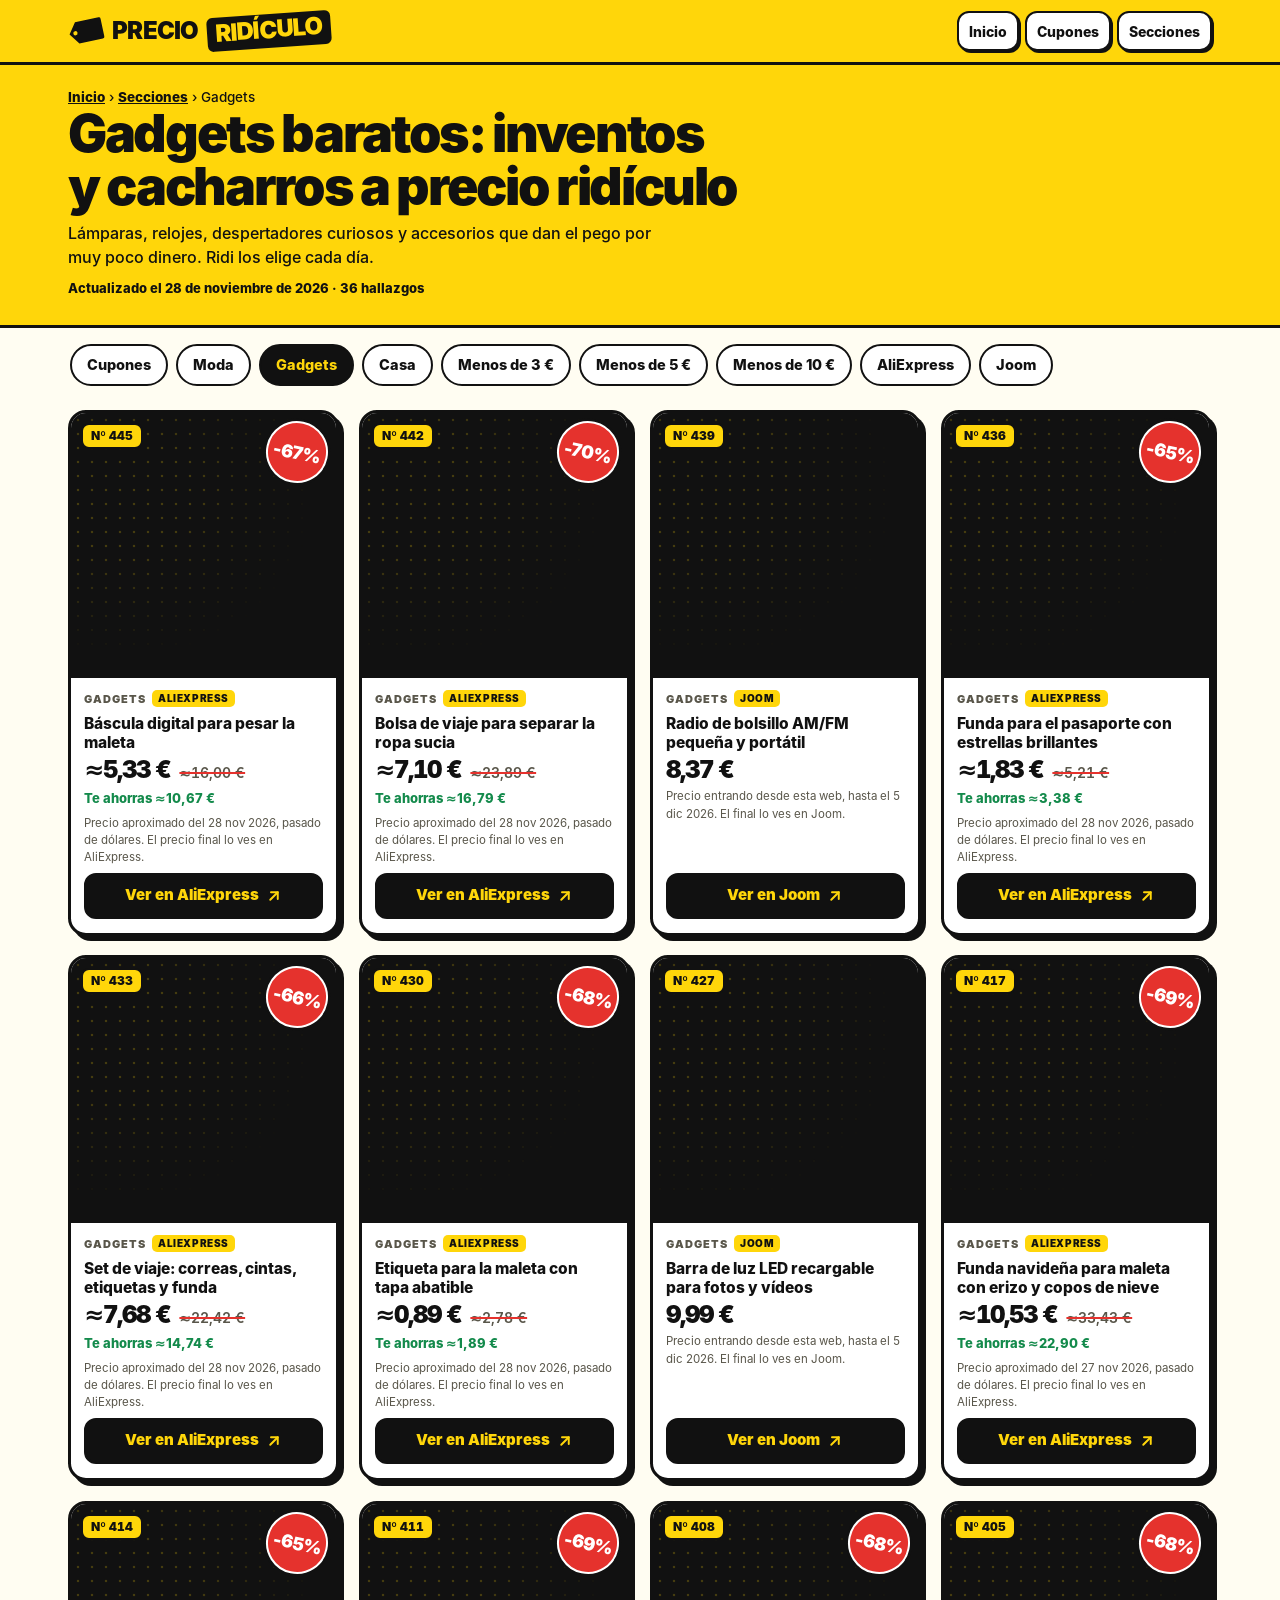
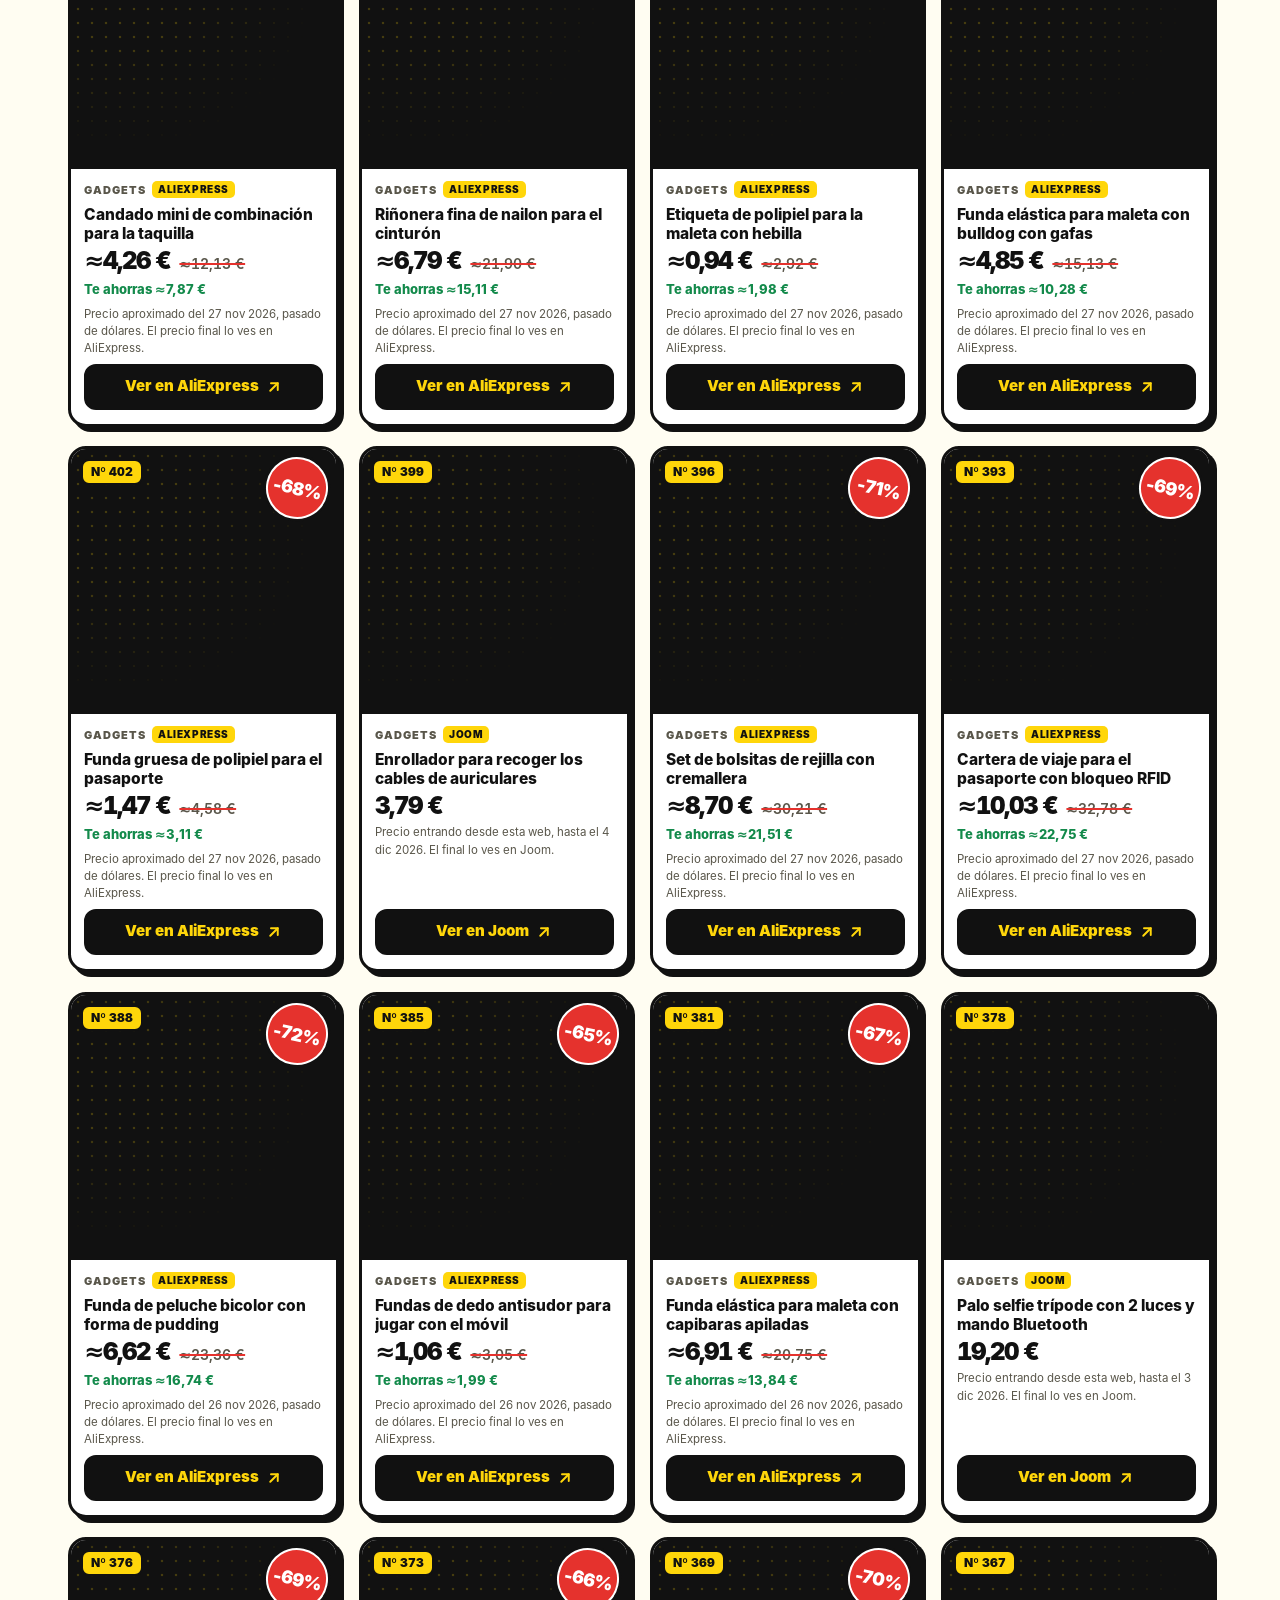
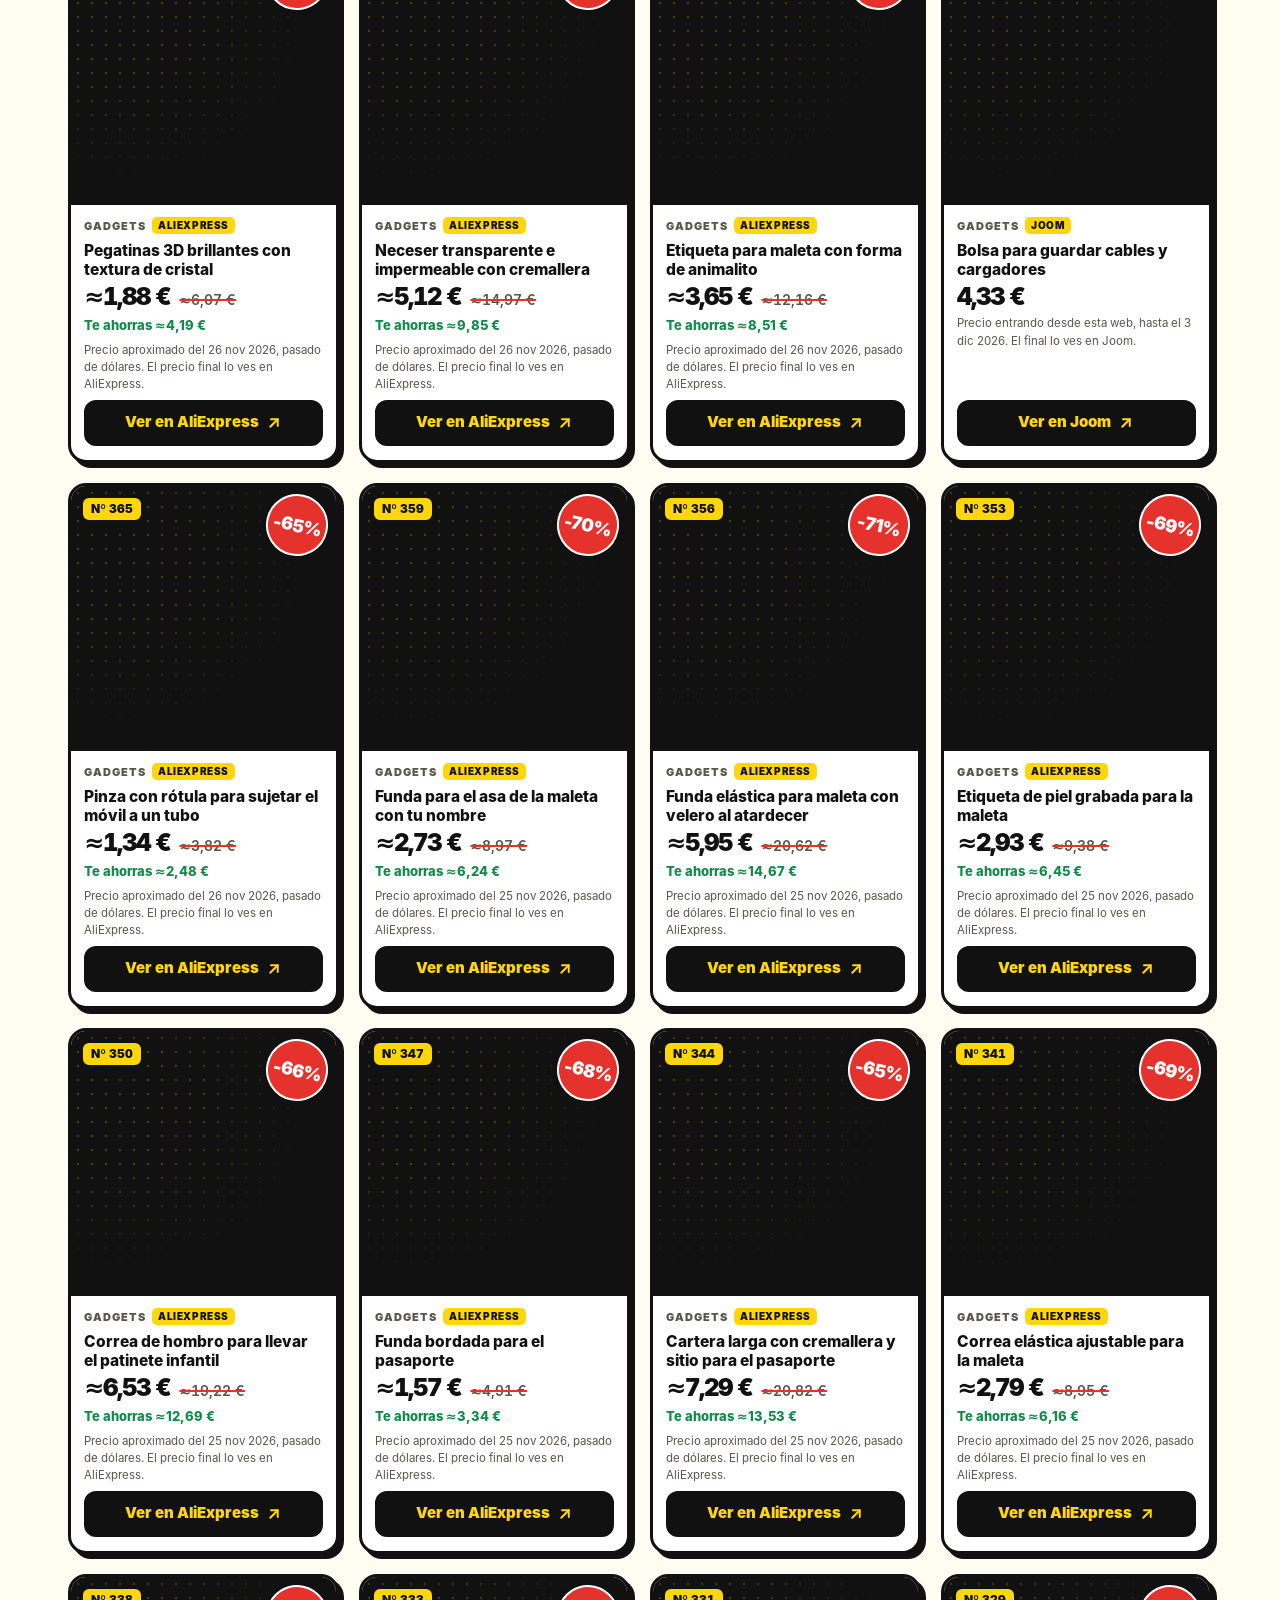
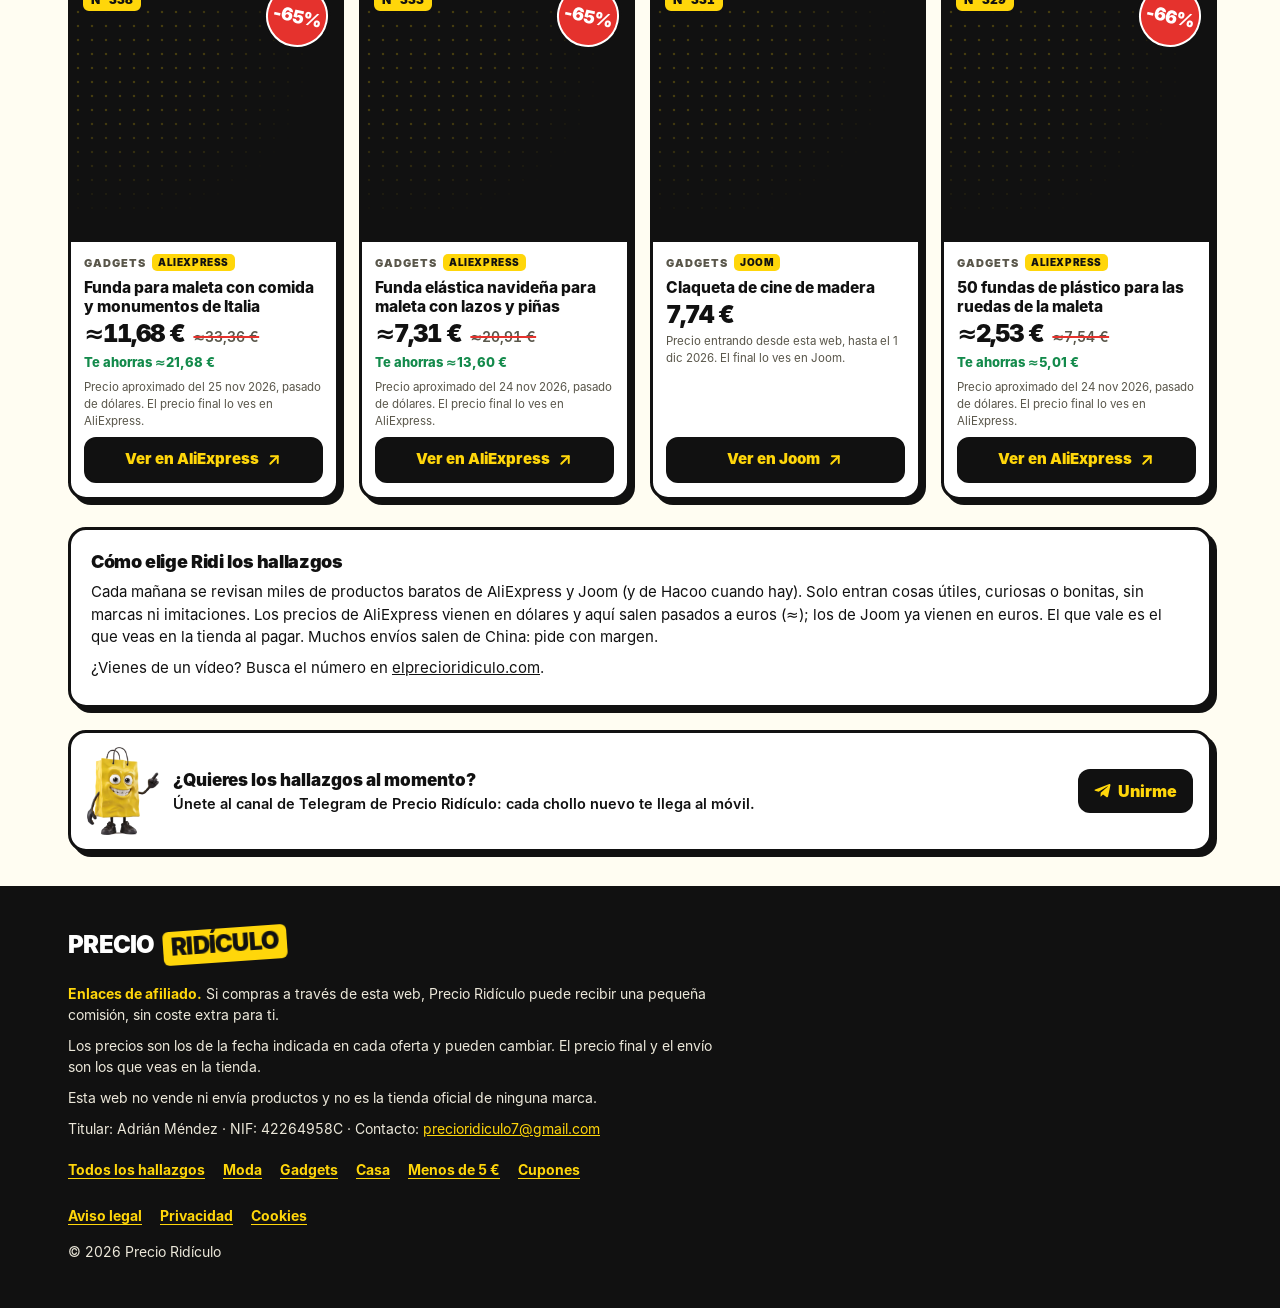
<file: ofertas/gadgets/index.html>
<!DOCTYPE html>
<html lang="es">
<head>
<meta charset="utf-8">
<meta name="viewport" content="width=device-width, initial-scale=1, viewport-fit=cover">
<title>Gadgets baratos: inventos y cacharros a precio ridículo · Precio Ridículo</title>
<meta name="description" content="Lámparas, relojes, despertadores curiosos y accesorios que dan el pego por muy poco dinero. Hallazgos nuevos cada día en Precio Ridículo.">
<link rel="canonical" href="https://elprecioridiculo.com/ofertas/gadgets/">
<meta name="theme-color" content="#FFD60A">
<meta property="og:type" content="website">
<meta property="og:title" content="Gadgets baratos: inventos y cacharros a precio ridículo · Precio Ridículo">
<meta property="og:description" content="Lámparas, relojes, despertadores curiosos y accesorios que dan el pego por muy poco dinero. Hallazgos nuevos cada día en Precio Ridículo.">
<meta property="og:image" content="https://elprecioridiculo.com/assets/web/compartir.jpg">
<meta property="og:url" content="https://elprecioridiculo.com/ofertas/gadgets/">
<meta name="twitter:card" content="summary_large_image">
<link rel="icon" href="/assets/web/icono.png">
<link rel="apple-touch-icon" href="/assets/web/icono.png">
<link rel="stylesheet" href="/assets/web/estilo.css">
<!-- Contador de visitas de Metricool (sin cookies) -->
<script>function loadScript(a){var b=document.getElementsByTagName("head")[0],c=document.createElement("script");c.type="text/javascript",c.src="https://tracker.metricool.com/resources/be.js",c.onreadystatechange=a,c.onload=a,b.appendChild(c)}loadScript(function(){beTracker.t({hash:"264aff4a553b2930b48b16aff83f65f"})});</script>
</head>
<body>
<header class="cabecera">
  <div class="wrap">
    <a class="logo" href="/" aria-label="Precio Ridículo, ir al inicio"><svg width="36" height="24" viewBox="0 0 120 80" aria-hidden="true" style="transform:rotate(-12deg)"><path d="M30 4 H110 A6 6 0 0 1 116 10 V70 A6 6 0 0 1 110 76 H30 L4 40 Z" fill="#111111"></path><circle cx="24" cy="40" r="7" fill="#FFD60A"></circle></svg><span>PRECIO</span><span class="banda">RIDÍCULO</span></a>
    <nav class="menu menu-texto" aria-label="Menú"><a href="/">Inicio</a><a class="temporada" href="/cupones/">Cupones</a><a href="/ofertas/">Secciones</a></nav>
  </div>
</header>
<main>
  <div class="cabeza-cat"><div class="wrap"><p class="migas"><a href="/">Inicio</a> › <a href="/ofertas/">Secciones</a> › Gadgets</p><h1>Gadgets baratos: inventos y cacharros a precio ridículo</h1><p>Lámparas, relojes, despertadores curiosos y accesorios que dan el pego por muy poco dinero. Ridi los elige cada día.</p><p class="actualizado">Actualizado el 28 de noviembre de 2026 · 36 hallazgos</p></div></div>
  <div class="wrap"><nav class="enlaces-cat" aria-label="Secciones"><a href="/cupones/">Cupones</a><a href="/ofertas/moda/">Moda</a><a href="/ofertas/gadgets/" aria-current="page">Gadgets</a><a href="/ofertas/casa/">Casa</a><a href="/ofertas/menos-de-3-euros/">Menos de 3 €</a><a href="/ofertas/menos-de-5-euros/">Menos de 5 €</a><a href="/ofertas/menos-de-10-euros/">Menos de 10 €</a><a href="/ofertas/aliexpress/">AliExpress</a><a href="/ofertas/joom/">Joom</a></nav><div class="rejilla lista-cat"><article class="tarjeta"><a class="cartel" href="/#oferta-445" tabindex="-1" aria-hidden="true"><img class="producto" src="https://ae-pic-a1.aliexpress-media.com/kf/Sd82e9fcadd234f21b3c1508ac6a2d195t.jpg" alt="Báscula digital para pesar la maleta" loading="lazy" onerror="this.remove()"><span class="pegatina-dto">-67%</span><span class="chapa"><span class="numero">Nº 445</span></span></a><div class="cuerpo"><span class="categoria">Gadgets<span class="tienda">AliExpress</span></span><h3><a href="/#oferta-445">Báscula digital para pesar la maleta</a></h3><div class="precios"><span class="precio">≈5,33 €</span><span class="antes"><span class="oculto">Antes </span>≈16,00 €</span></div><p class="ahorro">Te ahorras ≈10,67 €</p><p class="nota">Precio aproximado del 28 nov 2026, pasado de dólares. El precio final lo ves en AliExpress.</p><a class="boton" href="https://rzekl.com/g/1e8d114494994f380ebb16525dc3e8/?ulp=https%3A%2F%2Fs.click.aliexpress.com%2Fdeep_link.htm%3Faff_short_key%3D_c3s1yQkJ%26dl_target_url%3Dhttps%253A%252F%252Fwww.aliexpress.com%252Fitem%252F1005013631474050.html%253Fpdp_npi%253D6%252540dis%252521USD%25252117.53%2525215.84%252521%252521%252521116.14%25252138.66%252521%2525402140f88817958215921618404e10c5%25252112000061644555681%252521affd%252521%252521%252521%2525211%2525210%252521%26hot_product%3D0&amp;i=5&amp;f_id=50002&amp;subid=web" target="_blank" rel="sponsored nofollow noopener">Ver en AliExpress<svg viewBox="0 0 24 24" fill="none" stroke="currentColor" stroke-width="2.6" stroke-linecap="round" stroke-linejoin="round" aria-hidden="true"><path d="M7 17 17 7"/><path d="M8 7h9v9"/></svg></a></div></article><article class="tarjeta"><a class="cartel" href="/#oferta-442" tabindex="-1" aria-hidden="true"><img class="producto" src="https://ae-pic-a1.aliexpress-media.com/kf/S0ee710e087334c6a9785c8bd0a81ba05x.jpg" alt="Bolsa de viaje para separar la ropa sucia" loading="lazy" onerror="this.remove()"><span class="pegatina-dto">-70%</span><span class="chapa"><span class="numero">Nº 442</span></span></a><div class="cuerpo"><span class="categoria">Gadgets<span class="tienda">AliExpress</span></span><h3><a href="/#oferta-442">Bolsa de viaje para separar la ropa sucia</a></h3><div class="precios"><span class="precio">≈7,10 €</span><span class="antes"><span class="oculto">Antes </span>≈23,89 €</span></div><p class="ahorro">Te ahorras ≈16,79 €</p><p class="nota">Precio aproximado del 28 nov 2026, pasado de dólares. El precio final lo ves en AliExpress.</p><a class="boton" href="https://rzekl.com/g/1e8d114494994f380ebb16525dc3e8/?ulp=https%3A%2F%2Fs.click.aliexpress.com%2Fdeep_link.htm%3Faff_short_key%3D_c3s1yQkJ%26dl_target_url%3Dhttps%253A%252F%252Fwww.aliexpress.com%252Fitem%252F1005013644435646.html%253Fpdp_npi%253D6%252540dis%252521USD%25252126.18%2525217.78%252521%252521%252521173.50%25252151.55%252521%2525402140f89017958215816248084e0fbe%25252112000061738413498%252521affd%252521%252521%252521%2525211%2525210%252521%26hot_product%3D0&amp;i=5&amp;f_id=50002&amp;subid=web" target="_blank" rel="sponsored nofollow noopener">Ver en AliExpress<svg viewBox="0 0 24 24" fill="none" stroke="currentColor" stroke-width="2.6" stroke-linecap="round" stroke-linejoin="round" aria-hidden="true"><path d="M7 17 17 7"/><path d="M8 7h9v9"/></svg></a></div></article><article class="tarjeta"><a class="cartel" href="/#oferta-439" tabindex="-1" aria-hidden="true"><img class="producto" src="https://img.joomcdn.net/7621db5e3fc35805f7ff056e8831efc74d4ce23b_original.jpeg" alt="Radio de bolsillo AM/FM pequeña y portátil" loading="lazy" onerror="this.remove()"><span class="chapa"><span class="numero">Nº 439</span></span></a><div class="cuerpo"><span class="categoria">Gadgets<span class="tienda">Joom</span></span><h3><a href="/#oferta-439">Radio de bolsillo AM/FM pequeña y portátil</a></h3><div class="precios"><span class="precio">8,37 €</span></div><p class="nota">Precio entrando desde esta web, hasta el 5 dic 2026. El final lo ves en Joom.</p><a class="boton" href="https://xnmik.com/g/k1grq9wd9g994f380ebbbe0d510ed1/?f_id=24374&amp;ulp=https%3A%2F%2Fwww.joom.com%2Fes%2Fproducts%2F677ded6c4f5a980160cdfd3e%3Fcurrency%3DEUR%26utm_productid%3D677ded6c4f5a980160cdfd3e%26utm_freeze_token%3DeyJraWQiOiJ2MSIsInR5cCI6IkpXVCIsImFsZyI6IkVTMjU2In0.eyJleHAiOjE3OTY0MzM5NjgsInIiOiJFUyIsImMiOiJFVVIiLCJ2Ijp0cnVlLCJwcyI6W3sicCI6IjY3N2RlZDZjNGY1YTk4MDE2MGNkZmQzZSIsInYiOiI2NzdkZWQ2YzRmNWE5OGE4NjBjZGZkNDAiLCJjIjo4LjM3fV19.5wdQxNiO4tJvBHF3XOIyqR6bhgDg6APh030FccQ5pNgvk4xgZWzYDLU89qAfmtjq0UhW3YS-0xk2yfkJSNQVBQ%26variant_id%3D677ded6c4f5a98a860cdfd40%26gsAttrs%3DeyJyZWdpb24iOiJFUyJ9%26country%3DES%26utm_audienceid%3Dadvertising_web_admitad_2d%26utm_feed_id%3D935622805573705349%26utm_feed_date%3D2026-11-28&amp;subid=web" target="_blank" rel="sponsored nofollow noopener">Ver en Joom<svg viewBox="0 0 24 24" fill="none" stroke="currentColor" stroke-width="2.6" stroke-linecap="round" stroke-linejoin="round" aria-hidden="true"><path d="M7 17 17 7"/><path d="M8 7h9v9"/></svg></a></div></article><article class="tarjeta"><a class="cartel" href="/#oferta-436" tabindex="-1" aria-hidden="true"><img class="producto" src="https://ae-pic-a1.aliexpress-media.com/kf/Sec24692d3ba84b338f623c3e2ad30f8fE.jpg" alt="Funda para el pasaporte con estrellas brillantes" loading="lazy" onerror="this.remove()"><span class="pegatina-dto">-65%</span><span class="chapa"><span class="numero">Nº 436</span></span></a><div class="cuerpo"><span class="categoria">Gadgets<span class="tienda">AliExpress</span></span><h3><a href="/#oferta-436">Funda para el pasaporte con estrellas brillantes</a></h3><div class="precios"><span class="precio">≈1,83 €</span><span class="antes"><span class="oculto">Antes </span>≈5,21 €</span></div><p class="ahorro">Te ahorras ≈3,38 €</p><p class="nota">Precio aproximado del 28 nov 2026, pasado de dólares. El precio final lo ves en AliExpress.</p><a class="boton" href="https://rzekl.com/g/1e8d114494994f380ebb16525dc3e8/?ulp=https%3A%2F%2Fs.click.aliexpress.com%2Fdeep_link.htm%3Faff_short_key%3D_c3s1yQkJ%26dl_target_url%3Dhttps%253A%252F%252Fwww.aliexpress.com%252Fitem%252F1005013312655267.html%253Fpdp_npi%253D6%252540dis%252521USD%2525215.71%2525212.00%252521%252521%25252137.86%25252113.25%252521%2525402140d36217958216755568399e0f7b%25252112000060800053596%252521affd%252521%252521%252521%2525211%2525210%252521%26hot_product%3D0&amp;i=5&amp;f_id=50002&amp;subid=web" target="_blank" rel="sponsored nofollow noopener">Ver en AliExpress<svg viewBox="0 0 24 24" fill="none" stroke="currentColor" stroke-width="2.6" stroke-linecap="round" stroke-linejoin="round" aria-hidden="true"><path d="M7 17 17 7"/><path d="M8 7h9v9"/></svg></a></div></article><article class="tarjeta"><a class="cartel" href="/#oferta-433" tabindex="-1" aria-hidden="true"><img class="producto" src="https://ae-pic-a1.aliexpress-media.com/kf/S1a48be9eaeb9411588715ad7ec7cb21fR.jpg" alt="Set de viaje: correas, cintas, etiquetas y funda" loading="lazy" onerror="this.remove()"><span class="pegatina-dto">-66%</span><span class="chapa"><span class="numero">Nº 433</span></span></a><div class="cuerpo"><span class="categoria">Gadgets<span class="tienda">AliExpress</span></span><h3><a href="/#oferta-433">Set de viaje: correas, cintas, etiquetas y funda</a></h3><div class="precios"><span class="precio">≈7,68 €</span><span class="antes"><span class="oculto">Antes </span>≈22,42 €</span></div><p class="ahorro">Te ahorras ≈14,74 €</p><p class="nota">Precio aproximado del 28 nov 2026, pasado de dólares. El precio final lo ves en AliExpress.</p><a class="boton" href="https://rzekl.com/g/1e8d114494994f380ebb16525dc3e8/?ulp=https%3A%2F%2Fs.click.aliexpress.com%2Fdeep_link.htm%3Faff_short_key%3D_c3s1yQkJ%26dl_target_url%3Dhttps%253A%252F%252Fwww.aliexpress.com%252Fitem%252F1005013689095008.html%253Fpdp_npi%253D6%252540dis%252521USD%25252124.57%2525218.41%252521%252521%252521162.82%25252155.71%252521%25254021013cc017958216110557746e0e16%25252112000061951036808%252521affd%252521%252521%252521%2525211%2525210%252521%26hot_product%3D0&amp;i=5&amp;f_id=50002&amp;subid=web" target="_blank" rel="sponsored nofollow noopener">Ver en AliExpress<svg viewBox="0 0 24 24" fill="none" stroke="currentColor" stroke-width="2.6" stroke-linecap="round" stroke-linejoin="round" aria-hidden="true"><path d="M7 17 17 7"/><path d="M8 7h9v9"/></svg></a></div></article><article class="tarjeta"><a class="cartel" href="/#oferta-430" tabindex="-1" aria-hidden="true"><img class="producto" src="https://ae-pic-a1.aliexpress-media.com/kf/S20dbc9f16d8e4b369e0a256382254fc2n.jpg" alt="Etiqueta para la maleta con tapa abatible" loading="lazy" onerror="this.remove()"><span class="pegatina-dto">-68%</span><span class="chapa"><span class="numero">Nº 430</span></span></a><div class="cuerpo"><span class="categoria">Gadgets<span class="tienda">AliExpress</span></span><h3><a href="/#oferta-430">Etiqueta para la maleta con tapa abatible</a></h3><div class="precios"><span class="precio">≈0,89 €</span><span class="antes"><span class="oculto">Antes </span>≈2,78 €</span></div><p class="ahorro">Te ahorras ≈1,89 €</p><p class="nota">Precio aproximado del 28 nov 2026, pasado de dólares. El precio final lo ves en AliExpress.</p><a class="boton" href="https://rzekl.com/g/1e8d114494994f380ebb16525dc3e8/?ulp=https%3A%2F%2Fs.click.aliexpress.com%2Fdeep_link.htm%3Faff_short_key%3D_c3s1yQkJ%26dl_target_url%3Dhttps%253A%252F%252Fwww.aliexpress.com%252Fitem%252F1005013642045979.html%253Fpdp_npi%253D6%252540dis%252521USD%2525213.05%2525210.97%252521%252521%25252120.24%2525216.48%252521%2525402140da8b17958217251723724e0d31%25252112000061793738891%252521affd%252521%252521%252521%2525211%2525210%252521%26hot_product%3D0&amp;i=5&amp;f_id=50002&amp;subid=web" target="_blank" rel="sponsored nofollow noopener">Ver en AliExpress<svg viewBox="0 0 24 24" fill="none" stroke="currentColor" stroke-width="2.6" stroke-linecap="round" stroke-linejoin="round" aria-hidden="true"><path d="M7 17 17 7"/><path d="M8 7h9v9"/></svg></a></div></article><article class="tarjeta"><a class="cartel" href="/#oferta-427" tabindex="-1" aria-hidden="true"><img class="producto" src="https://img.joomcdn.net/a62890e273a09a2ff89382a680d38052de7708ea_original.jpeg" alt="Barra de luz LED recargable para fotos y vídeos" loading="lazy" onerror="this.remove()"><span class="chapa"><span class="numero">Nº 427</span></span></a><div class="cuerpo"><span class="categoria">Gadgets<span class="tienda">Joom</span></span><h3><a href="/#oferta-427">Barra de luz LED recargable para fotos y vídeos</a></h3><div class="precios"><span class="precio">9,99 €</span></div><p class="nota">Precio entrando desde esta web, hasta el 5 dic 2026. El final lo ves en Joom.</p><a class="boton" href="https://xnmik.com/g/k1grq9wd9g994f380ebbbe0d510ed1/?f_id=24374&amp;ulp=https%3A%2F%2Fwww.joom.com%2Fes%2Fproducts%2F677de9b44f5a980160cda3f6%3Fcurrency%3DEUR%26utm_productid%3D677de9b44f5a980160cda3f6%26utm_freeze_token%3DeyJraWQiOiJ2MSIsInR5cCI6IkpXVCIsImFsZyI6IkVTMjU2In0.eyJleHAiOjE3OTY0MzM5NjgsInIiOiJFUyIsImMiOiJFVVIiLCJ2Ijp0cnVlLCJwcyI6W3sicCI6IjY3N2RlOWI0NGY1YTk4MDE2MGNkYTNmNiIsInYiOiI2NzdkZTliNDRmNWE5OGE4NjBjZGEzZjgiLCJjIjo5Ljk5fV19.efl4M3d4VnDC4GoMKUyCoYOFbukxw_62AgTgU2mJ2igh6q4297cwT83cFD_lU3A_0T6vXu7MBujXBVjmPxCFow%26variant_id%3D677de9b44f5a98a860cda3f8%26gsAttrs%3DeyJyZWdpb24iOiJFUyJ9%26country%3DES%26utm_audienceid%3Dadvertising_web_admitad_premium_2d%26utm_feed_id%3D935622805573705349%26utm_feed_date%3D2026-11-28&amp;subid=web" target="_blank" rel="sponsored nofollow noopener">Ver en Joom<svg viewBox="0 0 24 24" fill="none" stroke="currentColor" stroke-width="2.6" stroke-linecap="round" stroke-linejoin="round" aria-hidden="true"><path d="M7 17 17 7"/><path d="M8 7h9v9"/></svg></a></div></article><article class="tarjeta"><a class="cartel" href="/#oferta-417" tabindex="-1" aria-hidden="true"><img class="producto" src="https://ae-pic-a1.aliexpress-media.com/kf/S46579cb2fb764cd1837287afbd39b2930.jpg" alt="Funda navideña para maleta con erizo y copos de nieve" loading="lazy" onerror="this.remove()"><span class="pegatina-dto">-69%</span><span class="chapa"><span class="numero">Nº 417</span></span></a><div class="cuerpo"><span class="categoria">Gadgets<span class="tienda">AliExpress</span></span><h3><a href="/#oferta-417">Funda navideña para maleta con erizo y copos de nieve</a></h3><div class="precios"><span class="precio">≈10,53 €</span><span class="antes"><span class="oculto">Antes </span>≈33,43 €</span></div><p class="ahorro">Te ahorras ≈22,90 €</p><p class="nota">Precio aproximado del 27 nov 2026, pasado de dólares. El precio final lo ves en AliExpress.</p><a class="boton" href="https://rzekl.com/g/1e8d114494994f380ebb16525dc3e8/?ulp=https%3A%2F%2Fs.click.aliexpress.com%2Fdeep_link.htm%3Faff_short_key%3D_c3s1yQkJ%26dl_target_url%3Dhttps%253A%252F%252Fwww.aliexpress.com%252Fitem%252F1005013540738982.html%253Fpdp_npi%253D6%252540dis%252521USD%25252136.69%25252111.56%252521%252521%252521243.00%25252176.57%252521%2525402102f1cd17956487373986907e1060%25252112000061381465500%252521affd%252521%252521%252521%2525211%2525210%252521%26hot_product%3D0&amp;i=5&amp;f_id=50002&amp;subid=web" target="_blank" rel="sponsored nofollow noopener">Ver en AliExpress<svg viewBox="0 0 24 24" fill="none" stroke="currentColor" stroke-width="2.6" stroke-linecap="round" stroke-linejoin="round" aria-hidden="true"><path d="M7 17 17 7"/><path d="M8 7h9v9"/></svg></a></div></article><article class="tarjeta"><a class="cartel" href="/#oferta-414" tabindex="-1" aria-hidden="true"><img class="producto" src="https://ae-pic-a1.aliexpress-media.com/kf/Sff1efe500d15491594195aae0de628f8y.jpg" alt="Candado mini de combinación para la taquilla" loading="lazy" onerror="this.remove()"><span class="pegatina-dto">-65%</span><span class="chapa"><span class="numero">Nº 414</span></span></a><div class="cuerpo"><span class="categoria">Gadgets<span class="tienda">AliExpress</span></span><h3><a href="/#oferta-414">Candado mini de combinación para la taquilla</a></h3><div class="precios"><span class="precio">≈4,26 €</span><span class="antes"><span class="oculto">Antes </span>≈12,13 €</span></div><p class="ahorro">Te ahorras ≈7,87 €</p><p class="nota">Precio aproximado del 27 nov 2026, pasado de dólares. El precio final lo ves en AliExpress.</p><a class="boton" href="https://rzekl.com/g/1e8d114494994f380ebb16525dc3e8/?ulp=https%3A%2F%2Fs.click.aliexpress.com%2Fdeep_link.htm%3Faff_short_key%3D_c3s1yQkJ%26dl_target_url%3Dhttps%253A%252F%252Fwww.aliexpress.com%252Fitem%252F1005013647376268.html%253Fpdp_npi%253D6%252540dis%252521USD%25252113.31%2525214.67%252521%252521%25252188.16%25252130.94%252521%252540214114e317956487677707762e0dc0%25252112000061771406446%252521affd%252521%252521%252521%2525211%2525210%252521%26hot_product%3D0&amp;i=5&amp;f_id=50002&amp;subid=web" target="_blank" rel="sponsored nofollow noopener">Ver en AliExpress<svg viewBox="0 0 24 24" fill="none" stroke="currentColor" stroke-width="2.6" stroke-linecap="round" stroke-linejoin="round" aria-hidden="true"><path d="M7 17 17 7"/><path d="M8 7h9v9"/></svg></a></div></article><article class="tarjeta"><a class="cartel" href="/#oferta-411" tabindex="-1" aria-hidden="true"><img class="producto" src="https://ae-pic-a1.aliexpress-media.com/kf/S978fd56eff884560be255b9ef8723d26g.jpg" alt="Riñonera fina de nailon para el cinturón" loading="lazy" onerror="this.remove()"><span class="pegatina-dto">-69%</span><span class="chapa"><span class="numero">Nº 411</span></span></a><div class="cuerpo"><span class="categoria">Gadgets<span class="tienda">AliExpress</span></span><h3><a href="/#oferta-411">Riñonera fina de nailon para el cinturón</a></h3><div class="precios"><span class="precio">≈6,79 €</span><span class="antes"><span class="oculto">Antes </span>≈21,90 €</span></div><p class="ahorro">Te ahorras ≈15,11 €</p><p class="nota">Precio aproximado del 27 nov 2026, pasado de dólares. El precio final lo ves en AliExpress.</p><a class="boton" href="https://rzekl.com/g/1e8d114494994f380ebb16525dc3e8/?ulp=https%3A%2F%2Fs.click.aliexpress.com%2Fdeep_link.htm%3Faff_short_key%3D_c3s1yQkJ%26dl_target_url%3Dhttps%253A%252F%252Fwww.aliexpress.com%252Fitem%252F1005013271967501.html%253Fpdp_npi%253D6%252540dis%252521USD%25252124.04%2525217.45%252521%252521%252521159.21%25252149.36%252521%2525400b8ded7b17956487640201021e1083%25252112000060685957661%252521affd%252521%252521%252521%2525211%2525210%252521%26hot_product%3D0&amp;i=5&amp;f_id=50002&amp;subid=web" target="_blank" rel="sponsored nofollow noopener">Ver en AliExpress<svg viewBox="0 0 24 24" fill="none" stroke="currentColor" stroke-width="2.6" stroke-linecap="round" stroke-linejoin="round" aria-hidden="true"><path d="M7 17 17 7"/><path d="M8 7h9v9"/></svg></a></div></article><article class="tarjeta"><a class="cartel" href="/#oferta-408" tabindex="-1" aria-hidden="true"><img class="producto" src="https://ae-pic-a1.aliexpress-media.com/kf/S6e5f7fd200ae4b97884b453a93e156den.jpg" alt="Etiqueta de polipiel para la maleta con hebilla" loading="lazy" onerror="this.remove()"><span class="pegatina-dto">-68%</span><span class="chapa"><span class="numero">Nº 408</span></span></a><div class="cuerpo"><span class="categoria">Gadgets<span class="tienda">AliExpress</span></span><h3><a href="/#oferta-408">Etiqueta de polipiel para la maleta con hebilla</a></h3><div class="precios"><span class="precio">≈0,94 €</span><span class="antes"><span class="oculto">Antes </span>≈2,92 €</span></div><p class="ahorro">Te ahorras ≈1,98 €</p><p class="nota">Precio aproximado del 27 nov 2026, pasado de dólares. El precio final lo ves en AliExpress.</p><a class="boton" href="https://rzekl.com/g/1e8d114494994f380ebb16525dc3e8/?ulp=https%3A%2F%2Fs.click.aliexpress.com%2Fdeep_link.htm%3Faff_short_key%3D_c3s1yQkJ%26dl_target_url%3Dhttps%253A%252F%252Fwww.aliexpress.com%252Fitem%252F1005013646122613.html%253Fpdp_npi%253D6%252540dis%252521USD%2525213.21%2525211.03%252521%252521%25252121.24%2525216.80%252521%2525402102f1cd17956487569598100e1060%25252112000061766776712%252521affd%252521%252521%252521%2525211%2525210%252521%26hot_product%3D0&amp;i=5&amp;f_id=50002&amp;subid=web" target="_blank" rel="sponsored nofollow noopener">Ver en AliExpress<svg viewBox="0 0 24 24" fill="none" stroke="currentColor" stroke-width="2.6" stroke-linecap="round" stroke-linejoin="round" aria-hidden="true"><path d="M7 17 17 7"/><path d="M8 7h9v9"/></svg></a></div></article><article class="tarjeta"><a class="cartel" href="/#oferta-405" tabindex="-1" aria-hidden="true"><img class="producto" src="https://ae-pic-a1.aliexpress-media.com/kf/S3bc99307f62d4cb69004c175bebe5ec1D.jpg" alt="Funda elástica para maleta con bulldog con gafas" loading="lazy" onerror="this.remove()"><span class="pegatina-dto">-68%</span><span class="chapa"><span class="numero">Nº 405</span></span></a><div class="cuerpo"><span class="categoria">Gadgets<span class="tienda">AliExpress</span></span><h3><a href="/#oferta-405">Funda elástica para maleta con bulldog con gafas</a></h3><div class="precios"><span class="precio">≈4,85 €</span><span class="antes"><span class="oculto">Antes </span>≈15,13 €</span></div><p class="ahorro">Te ahorras ≈10,28 €</p><p class="nota">Precio aproximado del 27 nov 2026, pasado de dólares. El precio final lo ves en AliExpress.</p><a class="boton" href="https://rzekl.com/g/1e8d114494994f380ebb16525dc3e8/?ulp=https%3A%2F%2Fs.click.aliexpress.com%2Fdeep_link.htm%3Faff_short_key%3D_c3s1yQkJ%26dl_target_url%3Dhttps%253A%252F%252Fwww.aliexpress.com%252Fitem%252F1005009640557117.html%253Fpdp_npi%253D6%252540dis%252521USD%25252116.61%2525215.32%252521%252521%252521110.00%25252135.20%252521%2525400b8ded7b17956487528848160e1083%25252112000049725689736%252521affd%252521%252521%252521%2525211%2525210%252521%26hot_product%3D0&amp;i=5&amp;f_id=50002&amp;subid=web" target="_blank" rel="sponsored nofollow noopener">Ver en AliExpress<svg viewBox="0 0 24 24" fill="none" stroke="currentColor" stroke-width="2.6" stroke-linecap="round" stroke-linejoin="round" aria-hidden="true"><path d="M7 17 17 7"/><path d="M8 7h9v9"/></svg></a></div></article><article class="tarjeta"><a class="cartel" href="/#oferta-402" tabindex="-1" aria-hidden="true"><img class="producto" src="https://ae-pic-a1.aliexpress-media.com/kf/Sf8797ee8c2fb462b8a1199cffc94f1d8u.jpg" alt="Funda gruesa de polipiel para el pasaporte" loading="lazy" onerror="this.remove()"><span class="pegatina-dto">-68%</span><span class="chapa"><span class="numero">Nº 402</span></span></a><div class="cuerpo"><span class="categoria">Gadgets<span class="tienda">AliExpress</span></span><h3><a href="/#oferta-402">Funda gruesa de polipiel para el pasaporte</a></h3><div class="precios"><span class="precio">≈1,47 €</span><span class="antes"><span class="oculto">Antes </span>≈4,58 €</span></div><p class="ahorro">Te ahorras ≈3,11 €</p><p class="nota">Precio aproximado del 27 nov 2026, pasado de dólares. El precio final lo ves en AliExpress.</p><a class="boton" href="https://rzekl.com/g/1e8d114494994f380ebb16525dc3e8/?ulp=https%3A%2F%2Fs.click.aliexpress.com%2Fdeep_link.htm%3Faff_short_key%3D_c3s1yQkJ%26dl_target_url%3Dhttps%253A%252F%252Fwww.aliexpress.com%252Fitem%252F1005013670094617.html%253Fpdp_npi%253D6%252540dis%252521USD%2525215.03%2525211.61%252521%252521%25252133.31%25252110.66%252521%252540210152bd17956488663872432e1094%25252112000061838828531%252521affd%252521%252521%252521%2525211%2525210%252521%26hot_product%3D0&amp;i=5&amp;f_id=50002&amp;subid=web" target="_blank" rel="sponsored nofollow noopener">Ver en AliExpress<svg viewBox="0 0 24 24" fill="none" stroke="currentColor" stroke-width="2.6" stroke-linecap="round" stroke-linejoin="round" aria-hidden="true"><path d="M7 17 17 7"/><path d="M8 7h9v9"/></svg></a></div></article><article class="tarjeta"><a class="cartel" href="/#oferta-399" tabindex="-1" aria-hidden="true"><img class="producto" src="https://img.joomcdn.net/173acb03a24027931147baf529451791d3f6ce91_original.jpeg" alt="Enrollador para recoger los cables de auriculares" loading="lazy" onerror="this.remove()"><span class="chapa"><span class="numero">Nº 399</span></span></a><div class="cuerpo"><span class="categoria">Gadgets<span class="tienda">Joom</span></span><h3><a href="/#oferta-399">Enrollador para recoger los cables de auriculares</a></h3><div class="precios"><span class="precio">3,79 €</span></div><p class="nota">Precio entrando desde esta web, hasta el 4 dic 2026. El final lo ves en Joom.</p><a class="boton" href="https://xnmik.com/g/k1grq9wd9g994f380ebbbe0d510ed1/?f_id=24374&amp;ulp=https%3A%2F%2Fwww.joom.com%2Fes%2Fproducts%2F6836bad9556236019af6b24f%3Fcurrency%3DEUR%26utm_productid%3D6836bad9556236019af6b24f%26utm_freeze_token%3DeyJraWQiOiJ2MSIsInR5cCI6IkpXVCIsImFsZyI6IkVTMjU2In0.eyJleHAiOjE3OTYzNDc3MDgsInIiOiJFUyIsImMiOiJFVVIiLCJ2Ijp0cnVlLCJwcyI6W3sicCI6IjY4MzZiYWQ5NTU2MjM2MDE5YWY2YjI0ZiIsInYiOiI2ODM2YmFkOTU1NjIzNjUzOWFmNmIyNTEiLCJjIjozLjc5fV19.i7XXYD3NilEyxMm4GJt1WmEUcSGA_yHYw2cuCwblqUzbvqRbccMa6k0d5ZYX-NXmu7VLjeVVLsCEq_6dJVg4ZA%26variant_id%3D6836bad9556236539af6b251%26gsAttrs%3DeyJyZWdpb24iOiJFUyJ9%26country%3DES%26utm_audienceid%3Dadvertising_web_admitad_2d%26utm_feed_id%3D935622805573705349%26utm_feed_date%3D2026-11-27&amp;subid=web" target="_blank" rel="sponsored nofollow noopener">Ver en Joom<svg viewBox="0 0 24 24" fill="none" stroke="currentColor" stroke-width="2.6" stroke-linecap="round" stroke-linejoin="round" aria-hidden="true"><path d="M7 17 17 7"/><path d="M8 7h9v9"/></svg></a></div></article><article class="tarjeta"><a class="cartel" href="/#oferta-396" tabindex="-1" aria-hidden="true"><img class="producto" src="https://ae-pic-a1.aliexpress-media.com/kf/S858b7e545341481fbe00c398920d1dd7f.jpg" alt="Set de bolsitas de rejilla con cremallera" loading="lazy" onerror="this.remove()"><span class="pegatina-dto">-71%</span><span class="chapa"><span class="numero">Nº 396</span></span></a><div class="cuerpo"><span class="categoria">Gadgets<span class="tienda">AliExpress</span></span><h3><a href="/#oferta-396">Set de bolsitas de rejilla con cremallera</a></h3><div class="precios"><span class="precio">≈8,70 €</span><span class="antes"><span class="oculto">Antes </span>≈30,21 €</span></div><p class="ahorro">Te ahorras ≈21,51 €</p><p class="nota">Precio aproximado del 27 nov 2026, pasado de dólares. El precio final lo ves en AliExpress.</p><a class="boton" href="https://rzekl.com/g/1e8d114494994f380ebb16525dc3e8/?ulp=https%3A%2F%2Fs.click.aliexpress.com%2Fdeep_link.htm%3Faff_short_key%3D_c3s1yQkJ%26dl_target_url%3Dhttps%253A%252F%252Fwww.aliexpress.com%252Fitem%252F1005013628286580.html%253Fpdp_npi%253D6%252540dis%252521USD%25252133.16%2525219.55%252521%252521%252521219.58%25252163.25%252521%2525402102f1cd17956487376884854e10e3%25252112000061698066836%252521affd%252521%252521%252521%2525211%2525210%252521%26hot_product%3D0&amp;i=5&amp;f_id=50002&amp;subid=web" target="_blank" rel="sponsored nofollow noopener">Ver en AliExpress<svg viewBox="0 0 24 24" fill="none" stroke="currentColor" stroke-width="2.6" stroke-linecap="round" stroke-linejoin="round" aria-hidden="true"><path d="M7 17 17 7"/><path d="M8 7h9v9"/></svg></a></div></article><article class="tarjeta"><a class="cartel" href="/#oferta-393" tabindex="-1" aria-hidden="true"><img class="producto" src="https://ae-pic-a1.aliexpress-media.com/kf/S867fe5d8833548e8abebd5fc9dbaa5d2M.jpg" alt="Cartera de viaje para el pasaporte con bloqueo RFID" loading="lazy" onerror="this.remove()"><span class="pegatina-dto">-69%</span><span class="chapa"><span class="numero">Nº 393</span></span></a><div class="cuerpo"><span class="categoria">Gadgets<span class="tienda">AliExpress</span></span><h3><a href="/#oferta-393">Cartera de viaje para el pasaporte con bloqueo RFID</a></h3><div class="precios"><span class="precio">≈10,03 €</span><span class="antes"><span class="oculto">Antes </span>≈32,78 €</span></div><p class="ahorro">Te ahorras ≈22,75 €</p><p class="nota">Precio aproximado del 27 nov 2026, pasado de dólares. El precio final lo ves en AliExpress.</p><a class="boton" href="https://rzekl.com/g/1e8d114494994f380ebb16525dc3e8/?ulp=https%3A%2F%2Fs.click.aliexpress.com%2Fdeep_link.htm%3Faff_short_key%3D_c3s1yQkJ%26dl_target_url%3Dhttps%253A%252F%252Fwww.aliexpress.com%252Fitem%252F1005013576949134.html%253Fpdp_npi%253D6%252540dis%252521USD%25252135.98%25252111.01%252521%252521%252521238.30%25252172.94%252521%2525402151fce817956487371977792e0f75%25252112000061571252235%252521affd%252521%252521%252521%2525211%2525210%252521%26hot_product%3D0&amp;i=5&amp;f_id=50002&amp;subid=web" target="_blank" rel="sponsored nofollow noopener">Ver en AliExpress<svg viewBox="0 0 24 24" fill="none" stroke="currentColor" stroke-width="2.6" stroke-linecap="round" stroke-linejoin="round" aria-hidden="true"><path d="M7 17 17 7"/><path d="M8 7h9v9"/></svg></a></div></article><article class="tarjeta"><a class="cartel" href="/#oferta-388" tabindex="-1" aria-hidden="true"><img class="producto" src="https://ae-pic-a1.aliexpress-media.com/kf/S81d3405c070d4b508958638c846fff53z.jpg" alt="Funda de peluche bicolor con forma de pudding" loading="lazy" onerror="this.remove()"><span class="pegatina-dto">-72%</span><span class="chapa"><span class="numero">Nº 388</span></span></a><div class="cuerpo"><span class="categoria">Gadgets<span class="tienda">AliExpress</span></span><h3><a href="/#oferta-388">Funda de peluche bicolor con forma de pudding</a></h3><div class="precios"><span class="precio">≈6,62 €</span><span class="antes"><span class="oculto">Antes </span>≈23,36 €</span></div><p class="ahorro">Te ahorras ≈16,74 €</p><p class="nota">Precio aproximado del 26 nov 2026, pasado de dólares. El precio final lo ves en AliExpress.</p><a class="boton" href="https://rzekl.com/g/1e8d114494994f380ebb16525dc3e8/?ulp=https%3A%2F%2Fs.click.aliexpress.com%2Fdeep_link.htm%3Faff_short_key%3D_c3s1yQkJ%26dl_target_url%3Dhttps%253A%252F%252Fwww.aliexpress.com%252Fitem%252F1005013665879174.html%253Fpdp_npi%253D6%252540dis%252521USD%25252125.54%2525217.24%252521%252521%252521169.12%25252147.94%252521%2525400b8ded7b17956487647386239e0f16%25252112000061868920349%252521affd%252521%252521%252521%2525211%2525210%252521%26hot_product%3D0&amp;i=5&amp;f_id=50002&amp;subid=web" target="_blank" rel="sponsored nofollow noopener">Ver en AliExpress<svg viewBox="0 0 24 24" fill="none" stroke="currentColor" stroke-width="2.6" stroke-linecap="round" stroke-linejoin="round" aria-hidden="true"><path d="M7 17 17 7"/><path d="M8 7h9v9"/></svg></a></div></article><article class="tarjeta"><a class="cartel" href="/#oferta-385" tabindex="-1" aria-hidden="true"><img class="producto" src="https://ae-pic-a1.aliexpress-media.com/kf/S75eec82064a1471cbbc288cc5c2391daT.jpg" alt="Fundas de dedo antisudor para jugar con el móvil" loading="lazy" onerror="this.remove()"><span class="pegatina-dto">-65%</span><span class="chapa"><span class="numero">Nº 385</span></span></a><div class="cuerpo"><span class="categoria">Gadgets<span class="tienda">AliExpress</span></span><h3><a href="/#oferta-385">Fundas de dedo antisudor para jugar con el móvil</a></h3><div class="precios"><span class="precio">≈1,06 €</span><span class="antes"><span class="oculto">Antes </span>≈3,05 €</span></div><p class="ahorro">Te ahorras ≈1,99 €</p><p class="nota">Precio aproximado del 26 nov 2026, pasado de dólares. El precio final lo ves en AliExpress.</p><a class="boton" href="https://rzekl.com/g/1e8d114494994f380ebb16525dc3e8/?ulp=https%3A%2F%2Fs.click.aliexpress.com%2Fdeep_link.htm%3Faff_short_key%3D_c3s1yQkJ%26dl_target_url%3Dhttps%253A%252F%252Fwww.aliexpress.com%252Fitem%252F1005013071143081.html%253Fpdp_npi%253D6%252540dis%252521USD%2525213.33%2525211.16%252521%252521%25252122.02%2525217.63%252521%25254021013cc617956500846793035e0dae%25252112000060175225836%252521affd%252521%252521%252521%2525211%2525210%252521%26hot_product%3D0&amp;i=5&amp;f_id=50002&amp;subid=web" target="_blank" rel="sponsored nofollow noopener">Ver en AliExpress<svg viewBox="0 0 24 24" fill="none" stroke="currentColor" stroke-width="2.6" stroke-linecap="round" stroke-linejoin="round" aria-hidden="true"><path d="M7 17 17 7"/><path d="M8 7h9v9"/></svg></a></div></article><article class="tarjeta"><a class="cartel" href="/#oferta-381" tabindex="-1" aria-hidden="true"><img class="producto" src="https://ae-pic-a1.aliexpress-media.com/kf/S1520f6fcabfe47eca987a3219b98741fb.jpg" alt="Funda elástica para maleta con capibaras apiladas" loading="lazy" onerror="this.remove()"><span class="pegatina-dto">-67%</span><span class="chapa"><span class="numero">Nº 381</span></span></a><div class="cuerpo"><span class="categoria">Gadgets<span class="tienda">AliExpress</span></span><h3><a href="/#oferta-381">Funda elástica para maleta con capibaras apiladas</a></h3><div class="precios"><span class="precio">≈6,91 €</span><span class="antes"><span class="oculto">Antes </span>≈20,75 €</span></div><p class="ahorro">Te ahorras ≈13,84 €</p><p class="nota">Precio aproximado del 26 nov 2026, pasado de dólares. El precio final lo ves en AliExpress.</p><a class="boton" href="https://rzekl.com/g/1e8d114494994f380ebb16525dc3e8/?ulp=https%3A%2F%2Fs.click.aliexpress.com%2Fdeep_link.htm%3Faff_short_key%3D_c3s1yQkJ%26dl_target_url%3Dhttps%253A%252F%252Fwww.aliexpress.com%252Fitem%252F1005013602806895.html%253Fpdp_npi%253D6%252540dis%252521USD%25252122.69%2525217.56%252521%252521%252521150.26%25252150.04%252521%2525402151fd3a17956487536612334e0d8f%25252112000061608610529%252521affd%252521%252521%252521%2525211%2525210%252521%26hot_product%3D0&amp;i=5&amp;f_id=50002&amp;subid=web" target="_blank" rel="sponsored nofollow noopener">Ver en AliExpress<svg viewBox="0 0 24 24" fill="none" stroke="currentColor" stroke-width="2.6" stroke-linecap="round" stroke-linejoin="round" aria-hidden="true"><path d="M7 17 17 7"/><path d="M8 7h9v9"/></svg></a></div></article><article class="tarjeta"><a class="cartel" href="/#oferta-378" tabindex="-1" aria-hidden="true"><img class="producto" src="https://img.joomcdn.net/40c3786acc5fb504c0a590e5dbc2295c48876cf1_original.jpeg" alt="Palo selfie trípode con 2 luces y mando Bluetooth" loading="lazy" onerror="this.remove()"><span class="chapa"><span class="numero">Nº 378</span></span></a><div class="cuerpo"><span class="categoria">Gadgets<span class="tienda">Joom</span></span><h3><a href="/#oferta-378">Palo selfie trípode con 2 luces y mando Bluetooth</a></h3><div class="precios"><span class="precio">19,20 €</span></div><p class="nota">Precio entrando desde esta web, hasta el 3 dic 2026. El final lo ves en Joom.</p><a class="boton" href="https://xnmik.com/g/k1grq9wd9g994f380ebbbe0d510ed1/?f_id=24374&amp;ulp=https%3A%2F%2Fwww.joom.com%2Fes%2Fproducts%2F6836cca9045d7d015c831435%3Fcurrency%3DEUR%26utm_productid%3D6836cca9045d7d015c831435%26utm_freeze_token%3DeyJraWQiOiJ2MSIsInR5cCI6IkpXVCIsImFsZyI6IkVTMjU2In0.eyJleHAiOjE3OTYyNjA5MjQsInIiOiJFUyIsImMiOiJFVVIiLCJ2Ijp0cnVlLCJwcyI6W3sicCI6IjY4MzZjY2E5MDQ1ZDdkMDE1YzgzMTQzNSIsInYiOiI2ODM2Y2NhOTA0NWQ3ZDQyNWM4MzE0MzciLCJjIjoxOS4yfV19.y1BHqruH4hOPCbdVhtdhR8cU1z18fA0oVvV2EL32sDPBW77HFPWURC7IpcDjXD5wzm6GImnpBlugX2q_MLGApw%26variant_id%3D6836cca9045d7d425c831437%26gsAttrs%3DeyJyZWdpb24iOiJFUyJ9%26country%3DES%26utm_audienceid%3Dadvertising_web_admitad_2d%26utm_feed_id%3D935622805573705349%26utm_feed_date%3D2026-11-26&amp;subid=web" target="_blank" rel="sponsored nofollow noopener">Ver en Joom<svg viewBox="0 0 24 24" fill="none" stroke="currentColor" stroke-width="2.6" stroke-linecap="round" stroke-linejoin="round" aria-hidden="true"><path d="M7 17 17 7"/><path d="M8 7h9v9"/></svg></a></div></article><article class="tarjeta"><a class="cartel" href="/#oferta-376" tabindex="-1" aria-hidden="true"><img class="producto" src="https://ae-pic-a1.aliexpress-media.com/kf/S513789ee31ec457a8af1dceaae2727005.jpg" alt="Pegatinas 3D brillantes con textura de cristal" loading="lazy" onerror="this.remove()"><span class="pegatina-dto">-69%</span><span class="chapa"><span class="numero">Nº 376</span></span></a><div class="cuerpo"><span class="categoria">Gadgets<span class="tienda">AliExpress</span></span><h3><a href="/#oferta-376">Pegatinas 3D brillantes con textura de cristal</a></h3><div class="precios"><span class="precio">≈1,88 €</span><span class="antes"><span class="oculto">Antes </span>≈6,07 €</span></div><p class="ahorro">Te ahorras ≈4,19 €</p><p class="nota">Precio aproximado del 26 nov 2026, pasado de dólares. El precio final lo ves en AliExpress.</p><a class="boton" href="https://rzekl.com/g/1e8d114494994f380ebb16525dc3e8/?ulp=https%3A%2F%2Fs.click.aliexpress.com%2Fdeep_link.htm%3Faff_short_key%3D_c3s1yQkJ%26dl_target_url%3Dhttps%253A%252F%252Fwww.aliexpress.com%252Fitem%252F1005010400139422.html%253Fpdp_npi%253D6%252540dis%252521USD%2525216.64%2525212.06%252521%252521%2525216.64%2525212.06%252521%252540212a7b8d17956503033304739e0cb3%25252112000052283916535%252521affd%252521%252521%252521%2525211%2525210%252521%26hot_product%3D0&amp;i=5&amp;f_id=50002&amp;subid=web" target="_blank" rel="sponsored nofollow noopener">Ver en AliExpress<svg viewBox="0 0 24 24" fill="none" stroke="currentColor" stroke-width="2.6" stroke-linecap="round" stroke-linejoin="round" aria-hidden="true"><path d="M7 17 17 7"/><path d="M8 7h9v9"/></svg></a></div></article><article class="tarjeta"><a class="cartel" href="/#oferta-373" tabindex="-1" aria-hidden="true"><img class="producto" src="https://ae-pic-a1.aliexpress-media.com/kf/Sbe7df1c0a31c457388f4ca818e411077m.jpg" alt="Neceser transparente e impermeable con cremallera" loading="lazy" onerror="this.remove()"><span class="pegatina-dto">-66%</span><span class="chapa"><span class="numero">Nº 373</span></span></a><div class="cuerpo"><span class="categoria">Gadgets<span class="tienda">AliExpress</span></span><h3><a href="/#oferta-373">Neceser transparente e impermeable con cremallera</a></h3><div class="precios"><span class="precio">≈5,12 €</span><span class="antes"><span class="oculto">Antes </span>≈14,97 €</span></div><p class="ahorro">Te ahorras ≈9,85 €</p><p class="nota">Precio aproximado del 26 nov 2026, pasado de dólares. El precio final lo ves en AliExpress.</p><a class="boton" href="https://rzekl.com/g/1e8d114494994f380ebb16525dc3e8/?ulp=https%3A%2F%2Fs.click.aliexpress.com%2Fdeep_link.htm%3Faff_short_key%3D_c3s1yQkJ%26dl_target_url%3Dhttps%253A%252F%252Fwww.aliexpress.com%252Fitem%252F1005013535796683.html%253Fpdp_npi%253D6%252540dis%252521USD%25252116.37%2525215.60%252521%252521%252521108.40%25252137.08%252521%2525400b8ded7b17956487679231350e1083%25252112000061424432404%252521affd%252521%252521%252521%2525211%2525210%252521%26hot_product%3D0&amp;i=5&amp;f_id=50002&amp;subid=web" target="_blank" rel="sponsored nofollow noopener">Ver en AliExpress<svg viewBox="0 0 24 24" fill="none" stroke="currentColor" stroke-width="2.6" stroke-linecap="round" stroke-linejoin="round" aria-hidden="true"><path d="M7 17 17 7"/><path d="M8 7h9v9"/></svg></a></div></article><article class="tarjeta"><a class="cartel" href="/#oferta-369" tabindex="-1" aria-hidden="true"><img class="producto" src="https://ae-pic-a1.aliexpress-media.com/kf/Sdac372db8a0c452387d5ce0c1c39a3894.jpg" alt="Etiqueta para maleta con forma de animalito" loading="lazy" onerror="this.remove()"><span class="pegatina-dto">-70%</span><span class="chapa"><span class="numero">Nº 369</span></span></a><div class="cuerpo"><span class="categoria">Gadgets<span class="tienda">AliExpress</span></span><h3><a href="/#oferta-369">Etiqueta para maleta con forma de animalito</a></h3><div class="precios"><span class="precio">≈3,65 €</span><span class="antes"><span class="oculto">Antes </span>≈12,16 €</span></div><p class="ahorro">Te ahorras ≈8,51 €</p><p class="nota">Precio aproximado del 26 nov 2026, pasado de dólares. El precio final lo ves en AliExpress.</p><a class="boton" href="https://rzekl.com/g/1e8d114494994f380ebb16525dc3e8/?ulp=https%3A%2F%2Fs.click.aliexpress.com%2Fdeep_link.htm%3Faff_short_key%3D_c3s1yQkJ%26dl_target_url%3Dhttps%253A%252F%252Fwww.aliexpress.com%252Fitem%252F1005013486949383.html%253Fpdp_npi%253D6%252540dis%252521USD%25252113.30%2525213.99%252521%252521%25252113.30%2525213.99%252521%2525402151fd2c17956487368695291e0cf1%25252112000061255331755%252521affd%252521%252521%252521%2525211%2525210%252521%26hot_product%3D0&amp;i=5&amp;f_id=50002&amp;subid=web" target="_blank" rel="sponsored nofollow noopener">Ver en AliExpress<svg viewBox="0 0 24 24" fill="none" stroke="currentColor" stroke-width="2.6" stroke-linecap="round" stroke-linejoin="round" aria-hidden="true"><path d="M7 17 17 7"/><path d="M8 7h9v9"/></svg></a></div></article><article class="tarjeta"><a class="cartel" href="/#oferta-367" tabindex="-1" aria-hidden="true"><img class="producto" src="https://img.joomcdn.net/abf037c0d241442d2900a4d731cd7654f237bf88_original.jpeg" alt="Bolsa para guardar cables y cargadores" loading="lazy" onerror="this.remove()"><span class="chapa"><span class="numero">Nº 367</span></span></a><div class="cuerpo"><span class="categoria">Gadgets<span class="tienda">Joom</span></span><h3><a href="/#oferta-367">Bolsa para guardar cables y cargadores</a></h3><div class="precios"><span class="precio">4,33 €</span></div><p class="nota">Precio entrando desde esta web, hasta el 3 dic 2026. El final lo ves en Joom.</p><a class="boton" href="https://xnmik.com/g/k1grq9wd9g994f380ebbbe0d510ed1/?f_id=24374&amp;ulp=https%3A%2F%2Fwww.joom.com%2Fes%2Fproducts%2F667d040fa0e9fd01b46933ef%3Fcurrency%3DEUR%26utm_productid%3D667d040fa0e9fd01b46933ef%26utm_freeze_token%3DeyJraWQiOiJ2MSIsInR5cCI6IkpXVCIsImFsZyI6IkVTMjU2In0.eyJleHAiOjE3OTYyNjA5MjQsInIiOiJFUyIsImMiOiJFVVIiLCJ2Ijp0cnVlLCJwcyI6W3sicCI6IjY2N2QwNDBmYTBlOWZkMDFiNDY5MzNlZiIsInYiOiI2NjdkMDQwZmEwZTlmZDA5YjQ2OTMzZjEiLCJjIjo0LjMzfV19.fP790coQN-Bprd8B08tLV_o5xXZcGb05wtZi5W-OdXIKoBonUQdcht8x2nTOG5miqLsqD3i9v_0OpyjWdjAZJg%26variant_id%3D667d040fa0e9fd09b46933f1%26gsAttrs%3DeyJyZWdpb24iOiJFUyJ9%26country%3DES%26utm_audienceid%3Dadvertising_web_admitad_premium_2d%26utm_feed_id%3D935622805573705349%26utm_feed_date%3D2026-11-26&amp;subid=web" target="_blank" rel="sponsored nofollow noopener">Ver en Joom<svg viewBox="0 0 24 24" fill="none" stroke="currentColor" stroke-width="2.6" stroke-linecap="round" stroke-linejoin="round" aria-hidden="true"><path d="M7 17 17 7"/><path d="M8 7h9v9"/></svg></a></div></article><article class="tarjeta"><a class="cartel" href="/#oferta-365" tabindex="-1" aria-hidden="true"><img class="producto" src="https://ae-pic-a1.aliexpress-media.com/kf/S4559828bb0204f42976d6fc28ab036ac7.jpg" alt="Pinza con rótula para sujetar el móvil a un tubo" loading="lazy" onerror="this.remove()"><span class="pegatina-dto">-65%</span><span class="chapa"><span class="numero">Nº 365</span></span></a><div class="cuerpo"><span class="categoria">Gadgets<span class="tienda">AliExpress</span></span><h3><a href="/#oferta-365">Pinza con rótula para sujetar el móvil a un tubo</a></h3><div class="precios"><span class="precio">≈1,34 €</span><span class="antes"><span class="oculto">Antes </span>≈3,82 €</span></div><p class="ahorro">Te ahorras ≈2,48 €</p><p class="nota">Precio aproximado del 26 nov 2026, pasado de dólares. El precio final lo ves en AliExpress.</p><a class="boton" href="https://rzekl.com/g/1e8d114494994f380ebb16525dc3e8/?ulp=https%3A%2F%2Fs.click.aliexpress.com%2Fdeep_link.htm%3Faff_short_key%3D_c3s1yQkJ%26dl_target_url%3Dhttps%253A%252F%252Fwww.aliexpress.com%252Fitem%252F1005013141710797.html%253Fpdp_npi%253D6%252540dis%252521USD%2525214.18%2525211.46%252521%252521%25252127.71%2525219.70%252521%252540210152bd17956502440243275e0fce%25252112000060372932616%252521affd%252521%252521%252521%2525211%2525210%252521%26hot_product%3D0&amp;i=5&amp;f_id=50002&amp;subid=web" target="_blank" rel="sponsored nofollow noopener">Ver en AliExpress<svg viewBox="0 0 24 24" fill="none" stroke="currentColor" stroke-width="2.6" stroke-linecap="round" stroke-linejoin="round" aria-hidden="true"><path d="M7 17 17 7"/><path d="M8 7h9v9"/></svg></a></div></article><article class="tarjeta"><a class="cartel" href="/#oferta-359" tabindex="-1" aria-hidden="true"><img class="producto" src="https://ae-pic-a1.aliexpress-media.com/kf/S3700fc70c53747ec911c427c66e1f7b36.jpg" alt="Funda para el asa de la maleta con tu nombre" loading="lazy" onerror="this.remove()"><span class="pegatina-dto">-70%</span><span class="chapa"><span class="numero">Nº 359</span></span></a><div class="cuerpo"><span class="categoria">Gadgets<span class="tienda">AliExpress</span></span><h3><a href="/#oferta-359">Funda para el asa de la maleta con tu nombre</a></h3><div class="precios"><span class="precio">≈2,73 €</span><span class="antes"><span class="oculto">Antes </span>≈8,97 €</span></div><p class="ahorro">Te ahorras ≈6,24 €</p><p class="nota">Precio aproximado del 25 nov 2026, pasado de dólares. El precio final lo ves en AliExpress.</p><a class="boton" href="https://rzekl.com/g/1e8d114494994f380ebb16525dc3e8/?ulp=https%3A%2F%2Fs.click.aliexpress.com%2Fdeep_link.htm%3Faff_short_key%3D_c3s1yQkJ%26dl_target_url%3Dhttps%253A%252F%252Fwww.aliexpress.com%252Fitem%252F1005013663035769.html%253Fpdp_npi%253D6%252540dis%252521USD%2525219.83%2525212.99%252521%252521%25252165.34%25252119.90%252521%2525402141149b17954762683881099e0ddd%25252112000061859996374%252521affd%252521%252521%252521%2525211%2525210%252521%26hot_product%3D0&amp;i=5&amp;f_id=50002&amp;subid=web" target="_blank" rel="sponsored nofollow noopener">Ver en AliExpress<svg viewBox="0 0 24 24" fill="none" stroke="currentColor" stroke-width="2.6" stroke-linecap="round" stroke-linejoin="round" aria-hidden="true"><path d="M7 17 17 7"/><path d="M8 7h9v9"/></svg></a></div></article><article class="tarjeta"><a class="cartel" href="/#oferta-356" tabindex="-1" aria-hidden="true"><img class="producto" src="https://ae-pic-a1.aliexpress-media.com/kf/Sfabac32e7f204e1bb19dc5d788f58785D.jpg" alt="Funda elástica para maleta con velero al atardecer" loading="lazy" onerror="this.remove()"><span class="pegatina-dto">-71%</span><span class="chapa"><span class="numero">Nº 356</span></span></a><div class="cuerpo"><span class="categoria">Gadgets<span class="tienda">AliExpress</span></span><h3><a href="/#oferta-356">Funda elástica para maleta con velero al atardecer</a></h3><div class="precios"><span class="precio">≈5,95 €</span><span class="antes"><span class="oculto">Antes </span>≈20,62 €</span></div><p class="ahorro">Te ahorras ≈14,67 €</p><p class="nota">Precio aproximado del 25 nov 2026, pasado de dólares. El precio final lo ves en AliExpress.</p><a class="boton" href="https://rzekl.com/g/1e8d114494994f380ebb16525dc3e8/?ulp=https%3A%2F%2Fs.click.aliexpress.com%2Fdeep_link.htm%3Faff_short_key%3D_c3s1yQkJ%26dl_target_url%3Dhttps%253A%252F%252Fwww.aliexpress.com%252Fitem%252F1005013648722351.html%253Fpdp_npi%253D6%252540dis%252521USD%25252122.61%2525216.52%252521%252521%252521150.26%25252143.37%252521%2525402151fd2c17954759573921913e0dd8%25252112000061775326905%252521affd%252521%252521%252521%2525211%2525210%252521%26hot_product%3D0&amp;i=5&amp;f_id=50002&amp;subid=web" target="_blank" rel="sponsored nofollow noopener">Ver en AliExpress<svg viewBox="0 0 24 24" fill="none" stroke="currentColor" stroke-width="2.6" stroke-linecap="round" stroke-linejoin="round" aria-hidden="true"><path d="M7 17 17 7"/><path d="M8 7h9v9"/></svg></a></div></article><article class="tarjeta"><a class="cartel" href="/#oferta-353" tabindex="-1" aria-hidden="true"><img class="producto" src="https://ae-pic-a1.aliexpress-media.com/kf/Sa47a4527e95c4b8e95ef470dd9ab5995N.jpg" alt="Etiqueta de piel grabada para la maleta" loading="lazy" onerror="this.remove()"><span class="pegatina-dto">-69%</span><span class="chapa"><span class="numero">Nº 353</span></span></a><div class="cuerpo"><span class="categoria">Gadgets<span class="tienda">AliExpress</span></span><h3><a href="/#oferta-353">Etiqueta de piel grabada para la maleta</a></h3><div class="precios"><span class="precio">≈2,93 €</span><span class="antes"><span class="oculto">Antes </span>≈9,38 €</span></div><p class="ahorro">Te ahorras ≈6,45 €</p><p class="nota">Precio aproximado del 25 nov 2026, pasado de dólares. El precio final lo ves en AliExpress.</p><a class="boton" href="https://rzekl.com/g/1e8d114494994f380ebb16525dc3e8/?ulp=https%3A%2F%2Fs.click.aliexpress.com%2Fdeep_link.htm%3Faff_short_key%3D_c3s1yQkJ%26dl_target_url%3Dhttps%253A%252F%252Fwww.aliexpress.com%252Fitem%252F1005013661880568.html%253Fpdp_npi%253D6%252540dis%252521USD%25252110.28%2525213.21%252521%252521%25252168.32%25252121.35%252521%2525402141315917954759936578836e0ebb%25252112000061753209166%252521affd%252521%252521%252521%2525211%2525210%252521%26hot_product%3D0&amp;i=5&amp;f_id=50002&amp;subid=web" target="_blank" rel="sponsored nofollow noopener">Ver en AliExpress<svg viewBox="0 0 24 24" fill="none" stroke="currentColor" stroke-width="2.6" stroke-linecap="round" stroke-linejoin="round" aria-hidden="true"><path d="M7 17 17 7"/><path d="M8 7h9v9"/></svg></a></div></article><article class="tarjeta"><a class="cartel" href="/#oferta-350" tabindex="-1" aria-hidden="true"><img class="producto" src="https://ae-pic-a1.aliexpress-media.com/kf/Sc9d912aa0a8441c38cd4adeeb635b3feb.jpg" alt="Correa de hombro para llevar el patinete infantil" loading="lazy" onerror="this.remove()"><span class="pegatina-dto">-66%</span><span class="chapa"><span class="numero">Nº 350</span></span></a><div class="cuerpo"><span class="categoria">Gadgets<span class="tienda">AliExpress</span></span><h3><a href="/#oferta-350">Correa de hombro para llevar el patinete infantil</a></h3><div class="precios"><span class="precio">≈6,53 €</span><span class="antes"><span class="oculto">Antes </span>≈19,22 €</span></div><p class="ahorro">Te ahorras ≈12,69 €</p><p class="nota">Precio aproximado del 25 nov 2026, pasado de dólares. El precio final lo ves en AliExpress.</p><a class="boton" href="https://rzekl.com/g/1e8d114494994f380ebb16525dc3e8/?ulp=https%3A%2F%2Fs.click.aliexpress.com%2Fdeep_link.htm%3Faff_short_key%3D_c3s1yQkJ%26dl_target_url%3Dhttps%253A%252F%252Fwww.aliexpress.com%252Fitem%252F1005013550156800.html%253Fpdp_npi%253D6%252540dis%252521USD%25252121.07%2525217.16%252521%252521%252521140.00%25252147.60%252521%252540210152bd17954760974427807e0f08%25252112000061405261668%252521affd%252521%252521%252521%2525211%2525210%252521%26hot_product%3D0&amp;i=5&amp;f_id=50002&amp;subid=web" target="_blank" rel="sponsored nofollow noopener">Ver en AliExpress<svg viewBox="0 0 24 24" fill="none" stroke="currentColor" stroke-width="2.6" stroke-linecap="round" stroke-linejoin="round" aria-hidden="true"><path d="M7 17 17 7"/><path d="M8 7h9v9"/></svg></a></div></article><article class="tarjeta"><a class="cartel" href="/#oferta-347" tabindex="-1" aria-hidden="true"><img class="producto" src="https://ae-pic-a1.aliexpress-media.com/kf/S5817d66e0c29480298380d53cab255e7v.jpg" alt="Funda bordada para el pasaporte" loading="lazy" onerror="this.remove()"><span class="pegatina-dto">-68%</span><span class="chapa"><span class="numero">Nº 347</span></span></a><div class="cuerpo"><span class="categoria">Gadgets<span class="tienda">AliExpress</span></span><h3><a href="/#oferta-347">Funda bordada para el pasaporte</a></h3><div class="precios"><span class="precio">≈1,57 €</span><span class="antes"><span class="oculto">Antes </span>≈4,91 €</span></div><p class="ahorro">Te ahorras ≈3,34 €</p><p class="nota">Precio aproximado del 25 nov 2026, pasado de dólares. El precio final lo ves en AliExpress.</p><a class="boton" href="https://rzekl.com/g/1e8d114494994f380ebb16525dc3e8/?ulp=https%3A%2F%2Fs.click.aliexpress.com%2Fdeep_link.htm%3Faff_short_key%3D_c3s1yQkJ%26dl_target_url%3Dhttps%253A%252F%252Fwww.aliexpress.com%252Fitem%252F1005013575912527.html%253Fpdp_npi%253D6%252540dis%252521USD%2525215.38%2525211.72%252521%252521%25252135.72%25252111.43%252521%25254021013cc017954760569883173e0ccd%25252112000061535226705%252521affd%252521%252521%252521%2525211%2525210%252521%26hot_product%3D0&amp;i=5&amp;f_id=50002&amp;subid=web" target="_blank" rel="sponsored nofollow noopener">Ver en AliExpress<svg viewBox="0 0 24 24" fill="none" stroke="currentColor" stroke-width="2.6" stroke-linecap="round" stroke-linejoin="round" aria-hidden="true"><path d="M7 17 17 7"/><path d="M8 7h9v9"/></svg></a></div></article><article class="tarjeta"><a class="cartel" href="/#oferta-344" tabindex="-1" aria-hidden="true"><img class="producto" src="https://ae-pic-a1.aliexpress-media.com/kf/S3a3ece13e3ad4ab18ea1dd37868cc61eI.jpg" alt="Cartera larga con cremallera y sitio para el pasaporte" loading="lazy" onerror="this.remove()"><span class="pegatina-dto">-65%</span><span class="chapa"><span class="numero">Nº 344</span></span></a><div class="cuerpo"><span class="categoria">Gadgets<span class="tienda">AliExpress</span></span><h3><a href="/#oferta-344">Cartera larga con cremallera y sitio para el pasaporte</a></h3><div class="precios"><span class="precio">≈7,29 €</span><span class="antes"><span class="oculto">Antes </span>≈20,82 €</span></div><p class="ahorro">Te ahorras ≈13,53 €</p><p class="nota">Precio aproximado del 25 nov 2026, pasado de dólares. El precio final lo ves en AliExpress.</p><a class="boton" href="https://rzekl.com/g/1e8d114494994f380ebb16525dc3e8/?ulp=https%3A%2F%2Fs.click.aliexpress.com%2Fdeep_link.htm%3Faff_short_key%3D_c3s1yQkJ%26dl_target_url%3Dhttps%253A%252F%252Fwww.aliexpress.com%252Fitem%252F1005013537772337.html%253Fpdp_npi%253D6%252540dis%252521USD%25252122.82%2525217.99%252521%252521%252521151.62%25252153.07%252521%2525402151fce817954759627882607e0eaf%25252112000061430908844%252521affd%252521%252521%252521%2525211%2525210%252521%26hot_product%3D0&amp;i=5&amp;f_id=50002&amp;subid=web" target="_blank" rel="sponsored nofollow noopener">Ver en AliExpress<svg viewBox="0 0 24 24" fill="none" stroke="currentColor" stroke-width="2.6" stroke-linecap="round" stroke-linejoin="round" aria-hidden="true"><path d="M7 17 17 7"/><path d="M8 7h9v9"/></svg></a></div></article><article class="tarjeta"><a class="cartel" href="/#oferta-341" tabindex="-1" aria-hidden="true"><img class="producto" src="https://ae-pic-a1.aliexpress-media.com/kf/Se2570b73ed074f4ebf54297c2a9fc2a0F.jpg" alt="Correa elástica ajustable para la maleta" loading="lazy" onerror="this.remove()"><span class="pegatina-dto">-69%</span><span class="chapa"><span class="numero">Nº 341</span></span></a><div class="cuerpo"><span class="categoria">Gadgets<span class="tienda">AliExpress</span></span><h3><a href="/#oferta-341">Correa elástica ajustable para la maleta</a></h3><div class="precios"><span class="precio">≈2,79 €</span><span class="antes"><span class="oculto">Antes </span>≈8,95 €</span></div><p class="ahorro">Te ahorras ≈6,16 €</p><p class="nota">Precio aproximado del 25 nov 2026, pasado de dólares. El precio final lo ves en AliExpress.</p><a class="boton" href="https://rzekl.com/g/1e8d114494994f380ebb16525dc3e8/?ulp=https%3A%2F%2Fs.click.aliexpress.com%2Fdeep_link.htm%3Faff_short_key%3D_c3s1yQkJ%26dl_target_url%3Dhttps%253A%252F%252Fwww.aliexpress.com%252Fitem%252F1005013622082898.html%253Fpdp_npi%253D6%252540dis%252521USD%2525219.81%2525213.06%252521%252521%25252165.18%25252120.36%252521%2525402140f89017954762531922023e10e7%25252112000061618315945%252521affd%252521%252521%252521%2525211%2525210%252521%26hot_product%3D0&amp;i=5&amp;f_id=50002&amp;subid=web" target="_blank" rel="sponsored nofollow noopener">Ver en AliExpress<svg viewBox="0 0 24 24" fill="none" stroke="currentColor" stroke-width="2.6" stroke-linecap="round" stroke-linejoin="round" aria-hidden="true"><path d="M7 17 17 7"/><path d="M8 7h9v9"/></svg></a></div></article><article class="tarjeta"><a class="cartel" href="/#oferta-338" tabindex="-1" aria-hidden="true"><img class="producto" src="https://ae-pic-a1.aliexpress-media.com/kf/S77549bb232d74778b7318872d83c14b8Y.jpg" alt="Funda para maleta con comida y monumentos de Italia" loading="lazy" onerror="this.remove()"><span class="pegatina-dto">-65%</span><span class="chapa"><span class="numero">Nº 338</span></span></a><div class="cuerpo"><span class="categoria">Gadgets<span class="tienda">AliExpress</span></span><h3><a href="/#oferta-338">Funda para maleta con comida y monumentos de Italia</a></h3><div class="precios"><span class="precio">≈11,68 €</span><span class="antes"><span class="oculto">Antes </span>≈33,36 €</span></div><p class="ahorro">Te ahorras ≈21,68 €</p><p class="nota">Precio aproximado del 25 nov 2026, pasado de dólares. El precio final lo ves en AliExpress.</p><a class="boton" href="https://rzekl.com/g/1e8d114494994f380ebb16525dc3e8/?ulp=https%3A%2F%2Fs.click.aliexpress.com%2Fdeep_link.htm%3Faff_short_key%3D_c3s1yQkJ%26dl_target_url%3Dhttps%253A%252F%252Fwww.aliexpress.com%252Fitem%252F1005013533253146.html%253Fpdp_npi%253D6%252540dis%252521USD%25252136.57%25252112.80%252521%252521%252521243.00%25252185.05%252521%2525402141315917954759525033831e0efd%25252112000061395199937%252521affd%252521%252521%252521%2525211%2525210%252521%26hot_product%3D0&amp;i=5&amp;f_id=50002&amp;subid=web" target="_blank" rel="sponsored nofollow noopener">Ver en AliExpress<svg viewBox="0 0 24 24" fill="none" stroke="currentColor" stroke-width="2.6" stroke-linecap="round" stroke-linejoin="round" aria-hidden="true"><path d="M7 17 17 7"/><path d="M8 7h9v9"/></svg></a></div></article><article class="tarjeta"><a class="cartel" href="/#oferta-333" tabindex="-1" aria-hidden="true"><img class="producto" src="https://ae-pic-a1.aliexpress-media.com/kf/Sfa67650bec5146be965544ebc6888de6t.jpg" alt="Funda elástica navideña para maleta con lazos y piñas" loading="lazy" onerror="this.remove()"><span class="pegatina-dto">-65%</span><span class="chapa"><span class="numero">Nº 333</span></span></a><div class="cuerpo"><span class="categoria">Gadgets<span class="tienda">AliExpress</span></span><h3><a href="/#oferta-333">Funda elástica navideña para maleta con lazos y piñas</a></h3><div class="precios"><span class="precio">≈7,31 €</span><span class="antes"><span class="oculto">Antes </span>≈20,91 €</span></div><p class="ahorro">Te ahorras ≈13,60 €</p><p class="nota">Precio aproximado del 24 nov 2026, pasado de dólares. El precio final lo ves en AliExpress.</p><a class="boton" href="https://rzekl.com/g/1e8d114494994f380ebb16525dc3e8/?ulp=https%3A%2F%2Fs.click.aliexpress.com%2Fdeep_link.htm%3Faff_short_key%3D_c3s1yQkJ%26dl_target_url%3Dhttps%253A%252F%252Fwww.aliexpress.com%252Fitem%252F1005013448798440.html%253Fpdp_npi%253D6%252540dis%252521USD%25252122.87%2525218.00%252521%252521%252521151.98%25252153.19%252521%2525402151fca717954759636751961e0e0d%25252112000061176488330%252521affd%252521%252521%252521%2525211%2525210%252521%26hot_product%3D0&amp;i=5&amp;f_id=50002&amp;subid=web" target="_blank" rel="sponsored nofollow noopener">Ver en AliExpress<svg viewBox="0 0 24 24" fill="none" stroke="currentColor" stroke-width="2.6" stroke-linecap="round" stroke-linejoin="round" aria-hidden="true"><path d="M7 17 17 7"/><path d="M8 7h9v9"/></svg></a></div></article><article class="tarjeta"><a class="cartel" href="/#oferta-331" tabindex="-1" aria-hidden="true"><img class="producto" src="https://img.joomcdn.net/42ad47eaf97600a51f69ca97ce461d7bf958ed25_original.jpeg" alt="Claqueta de cine de madera" loading="lazy" onerror="this.remove()"><span class="chapa"><span class="numero">Nº 331</span></span></a><div class="cuerpo"><span class="categoria">Gadgets<span class="tienda">Joom</span></span><h3><a href="/#oferta-331">Claqueta de cine de madera</a></h3><div class="precios"><span class="precio">7,74 €</span></div><p class="nota">Precio entrando desde esta web, hasta el 1 dic 2026. El final lo ves en Joom.</p><a class="boton" href="https://xnmik.com/g/k1grq9wd9g994f380ebbbe0d510ed1/?f_id=24374&amp;ulp=https%3A%2F%2Fwww.joom.com%2Fes%2Fproducts%2F67aeb12c8efc3801578b4292%3Fcurrency%3DEUR%26utm_productid%3D67aeb12c8efc3801578b4292%26utm_freeze_token%3DeyJraWQiOiJ2MSIsInR5cCI6IkpXVCIsImFsZyI6IkVTMjU2In0.eyJleHAiOjE3OTYwODc1NzYsInIiOiJFUyIsImMiOiJFVVIiLCJ2Ijp0cnVlLCJwcyI6W3sicCI6IjY3YWViMTJjOGVmYzM4MDE1NzhiNDI5MiIsInYiOiI2N2FlYjEyYzhlZmMzODNlNTc4YjQyOTQiLCJjIjo3Ljc0fV19.OBFVFhIiK0GmKraKjMmlG2xvD2BhD0nEtPihkFqIGHIS9azp2pDUabmBO8Tvtaukz5n5FS17UElxJFNWAKUevQ%26variant_id%3D67aeb12c8efc383e578b4294%26gsAttrs%3DeyJyZWdpb24iOiJFUyJ9%26country%3DES%26utm_audienceid%3Dadvertising_web_admitad_2d%26utm_feed_id%3D935622805573705349%26utm_feed_date%3D2026-11-24&amp;subid=web" target="_blank" rel="sponsored nofollow noopener">Ver en Joom<svg viewBox="0 0 24 24" fill="none" stroke="currentColor" stroke-width="2.6" stroke-linecap="round" stroke-linejoin="round" aria-hidden="true"><path d="M7 17 17 7"/><path d="M8 7h9v9"/></svg></a></div></article><article class="tarjeta"><a class="cartel" href="/#oferta-329" tabindex="-1" aria-hidden="true"><img class="producto" src="https://ae-pic-a1.aliexpress-media.com/kf/S8ddd132123044c74afa8ee743385ff05m.jpg" alt="50 fundas de plástico para las ruedas de la maleta" loading="lazy" onerror="this.remove()"><span class="pegatina-dto">-66%</span><span class="chapa"><span class="numero">Nº 329</span></span></a><div class="cuerpo"><span class="categoria">Gadgets<span class="tienda">AliExpress</span></span><h3><a href="/#oferta-329">50 fundas de plástico para las ruedas de la maleta</a></h3><div class="precios"><span class="precio">≈2,53 €</span><span class="antes"><span class="oculto">Antes </span>≈7,54 €</span></div><p class="ahorro">Te ahorras ≈5,01 €</p><p class="nota">Precio aproximado del 24 nov 2026, pasado de dólares. El precio final lo ves en AliExpress.</p><a class="boton" href="https://rzekl.com/g/1e8d114494994f380ebb16525dc3e8/?ulp=https%3A%2F%2Fs.click.aliexpress.com%2Fdeep_link.htm%3Faff_short_key%3D_c3s1yQkJ%26dl_target_url%3Dhttps%253A%252F%252Fwww.aliexpress.com%252Fitem%252F1005013668192951.html%253Fpdp_npi%253D6%252540dis%252521USD%2525218.25%2525212.77%252521%252521%25252154.82%25252118.39%252521%2525400b8ded7b17954759835187666e0d8b%25252112000061834416546%252521affd%252521%252521%252521%2525211%2525210%252521%26hot_product%3D0&amp;i=5&amp;f_id=50002&amp;subid=web" target="_blank" rel="sponsored nofollow noopener">Ver en AliExpress<svg viewBox="0 0 24 24" fill="none" stroke="currentColor" stroke-width="2.6" stroke-linecap="round" stroke-linejoin="round" aria-hidden="true"><path d="M7 17 17 7"/><path d="M8 7h9v9"/></svg></a></div></article></div><section class="mas-info"><h2>Cómo elige Ridi los hallazgos</h2><p>Cada mañana se revisan miles de productos baratos de AliExpress y Joom (y de Hacoo cuando hay). Solo entran cosas útiles, curiosas o bonitas, sin marcas ni imitaciones. Los precios de AliExpress vienen en dólares y aquí salen pasados a euros (≈); los de Joom ya vienen en euros. El que vale es el que veas en la tienda al pagar. Muchos envíos salen de China: pide con margen.</p><p>¿Vienes de un vídeo? Busca el número en <a href="/">elprecioridiculo.com</a>.</p></section><a class="aviso-tg" href="https://t.me/precioridiculo" target="_blank" rel="noopener"><img src="/assets/web/ridi-4-senala.webp" alt="" loading="lazy" width="216" height="400"><span class="tg-texto"><strong>¿Quieres los hallazgos al momento?</strong>Únete al canal de Telegram de Precio Ridículo: cada chollo nuevo te llega al móvil.</span><span class="tg-boton"><svg viewBox="0 0 24 24" fill="currentColor" aria-hidden="true"><path d="M21.9 4.3 18.7 19.4c-.2 1.1-.9 1.3-1.8.8l-4.9-3.6-2.4 2.3c-.3.3-.5.5-1 .5l.4-5 9.1-8.2c.4-.4-.1-.6-.6-.2L6.2 13 1.4 11.5c-1-.3-1-1 .2-1.5L20.5 2.8c.9-.3 1.6.2 1.4 1.5z"/></svg>Unirme</span></a></div>
</main>
<footer class="pie">
  <div class="wrap">
    <span class="logo"><span>PRECIO</span><span class="banda">RIDÍCULO</span></span>
    <p><strong>Enlaces de afiliado.</strong> Si compras a través de esta web, Precio Ridículo puede recibir una pequeña comisión, sin coste extra para ti.</p>
    <p>Los precios son los de la fecha indicada en cada oferta y pueden cambiar. El precio final y el envío son los que veas en la tienda.</p>
    <p>Esta web no vende ni envía productos y no es la tienda oficial de ninguna marca.</p>
    <p>Titular: Adrián Méndez · NIF: 42264958C · Contacto: <a href="mailto:precioridiculo7@gmail.com">precioridiculo7@gmail.com</a></p>
    <nav class="legal" aria-label="Secciones"><a href="/ofertas/">Todos los hallazgos</a><a href="/ofertas/moda/">Moda</a><a href="/ofertas/gadgets/">Gadgets</a><a href="/ofertas/casa/">Casa</a><a href="/ofertas/menos-de-5-euros/">Menos de 5 €</a><a href="/cupones/">Cupones</a></nav>
    <nav class="legal" aria-label="Textos legales"><a href="/aviso-legal.html#aviso">Aviso legal</a><a href="/aviso-legal.html#privacidad">Privacidad</a><a href="/aviso-legal.html#cookies">Cookies</a></nav>
    <p>© 2026 Precio Ridículo</p>
  </div>
</footer>
</body>
</html>
</file>
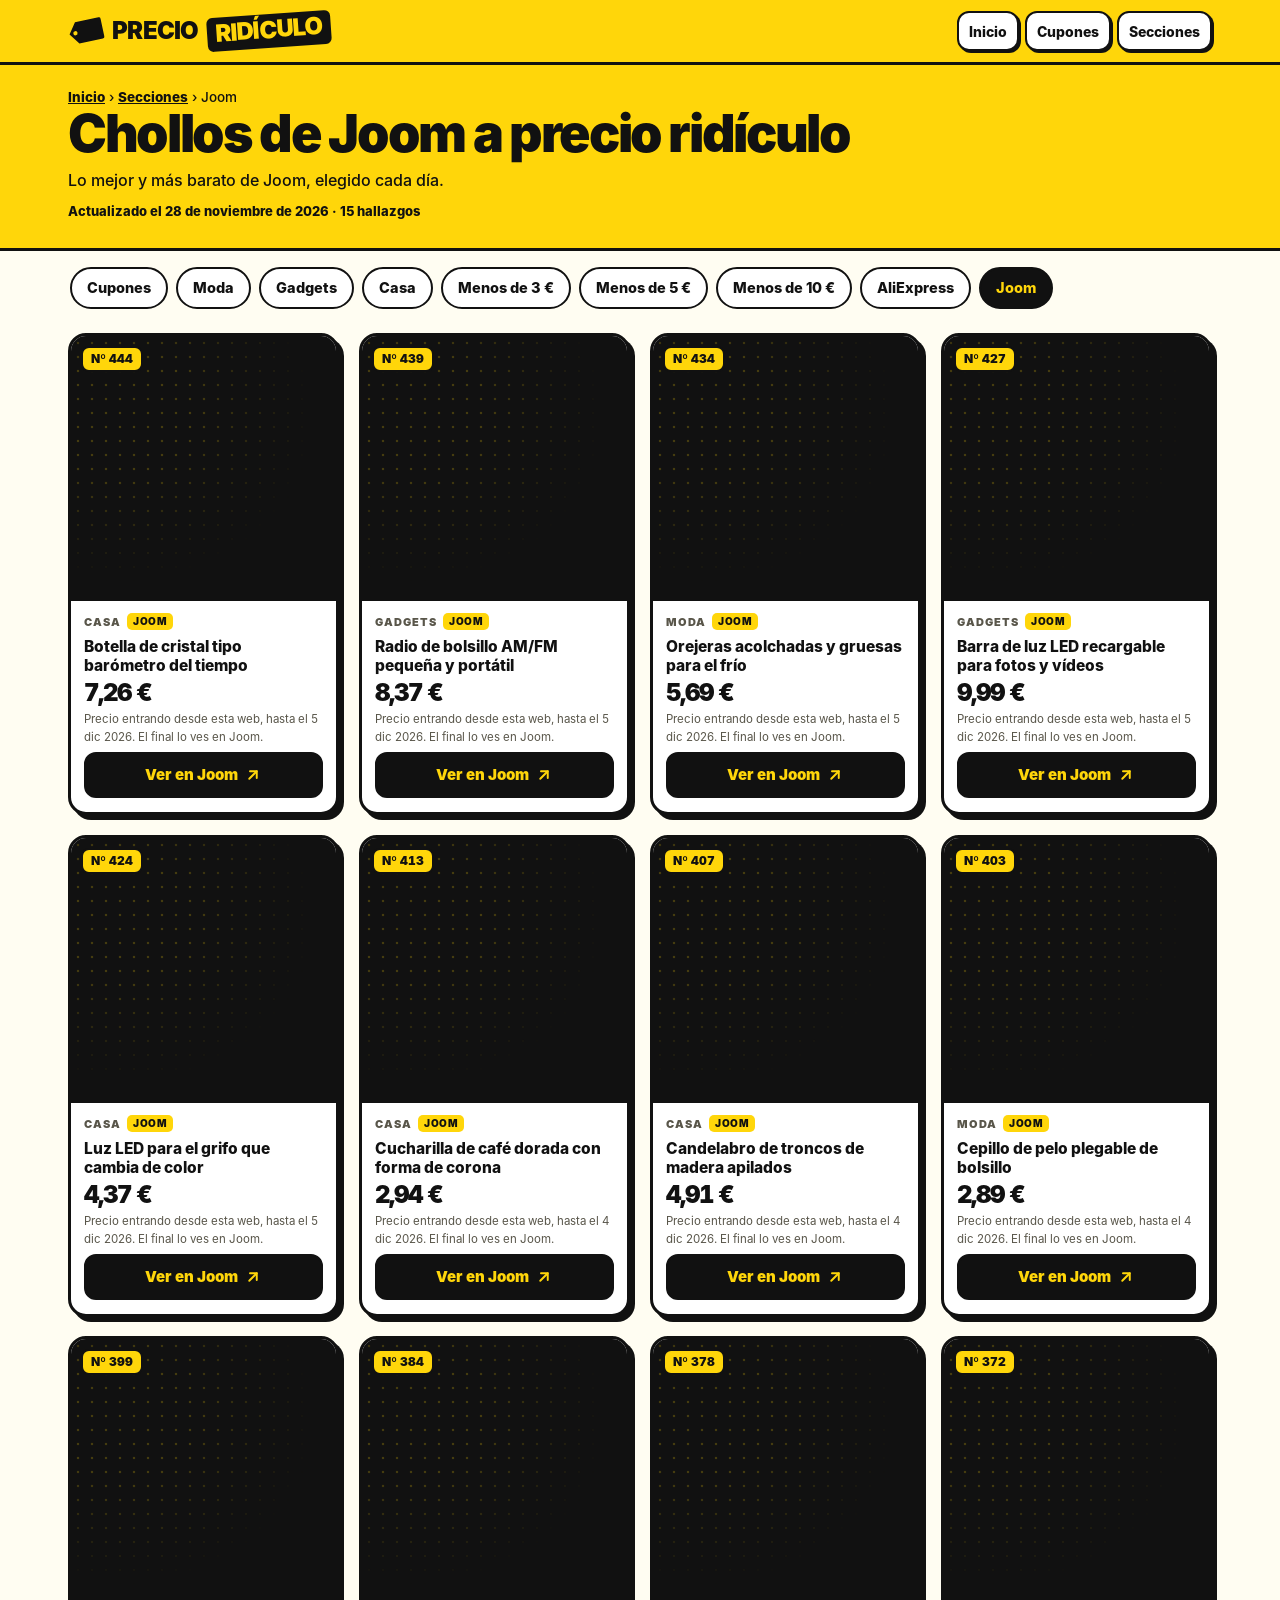
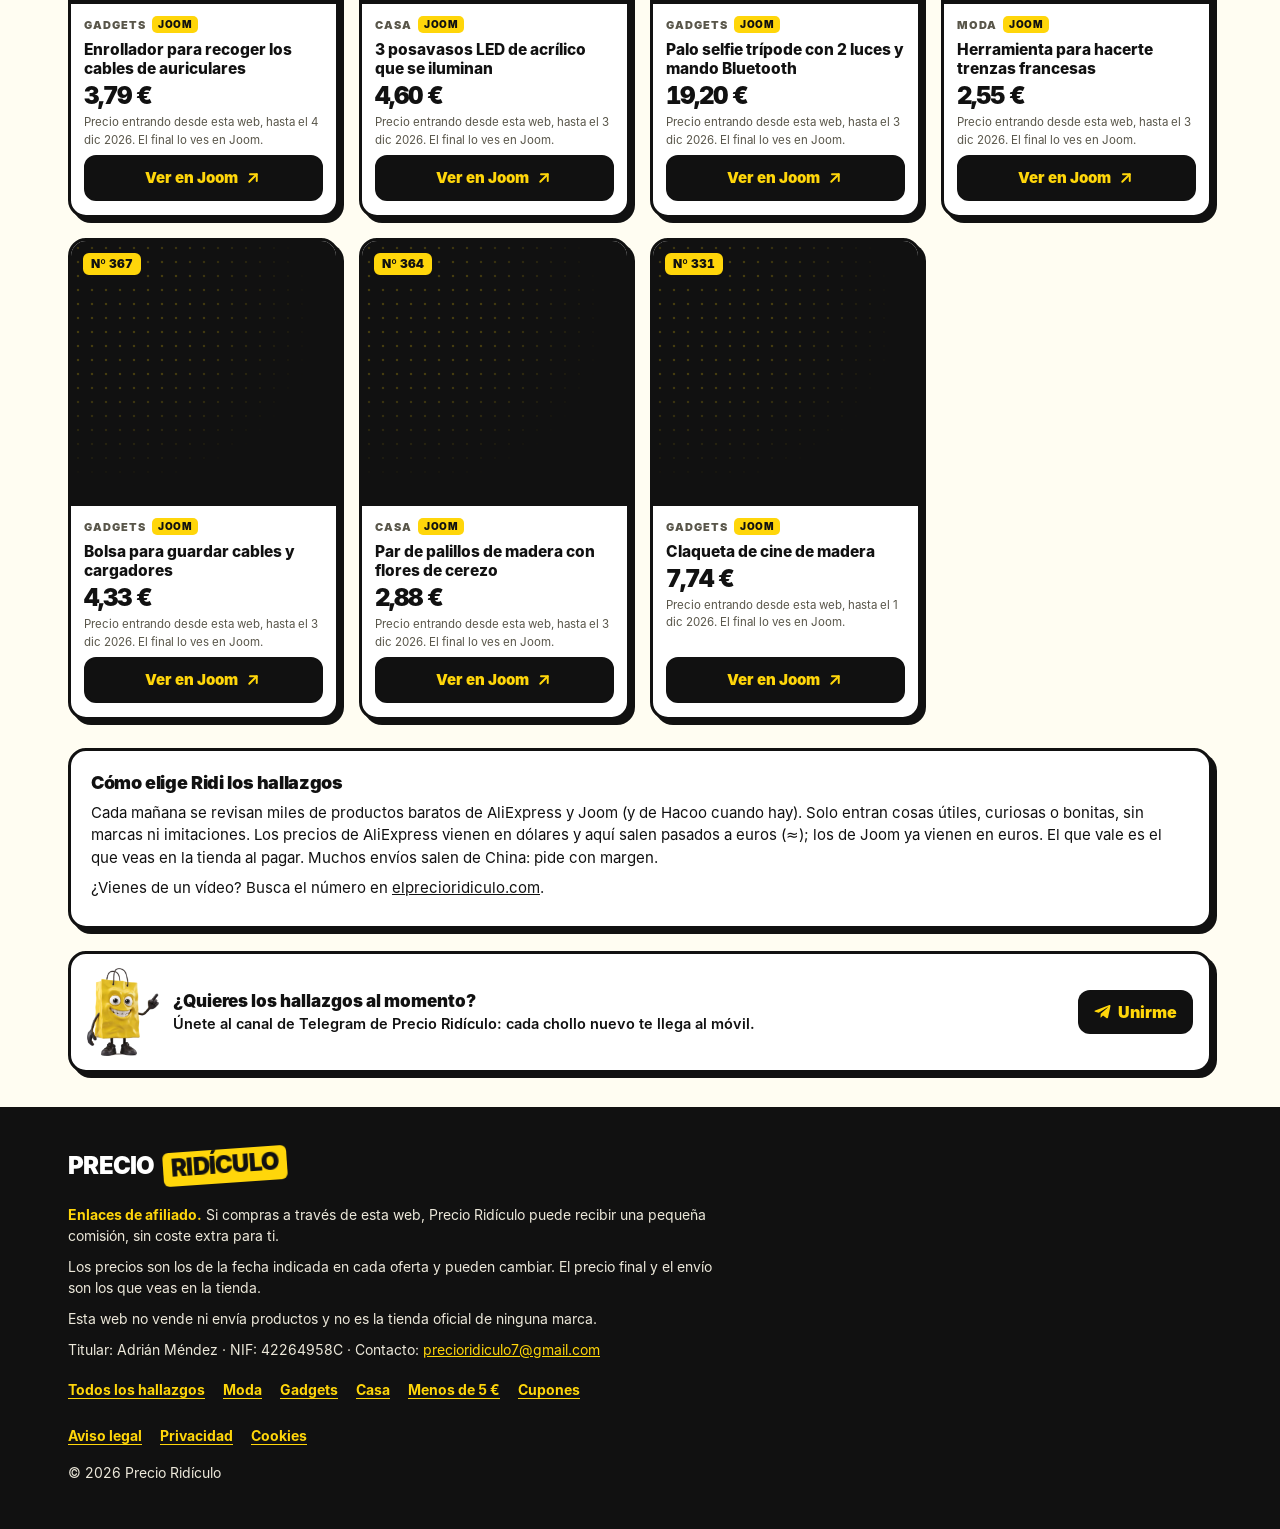
<file: ofertas/joom/index.html>
<!DOCTYPE html>
<html lang="es">
<head>
<meta charset="utf-8">
<meta name="viewport" content="width=device-width, initial-scale=1, viewport-fit=cover">
<title>Chollos de Joom a precio ridículo · Precio Ridículo</title>
<meta name="description" content="Lo mejor y más barato de Joom, elegido cada día.">
<link rel="canonical" href="https://elprecioridiculo.com/ofertas/joom/">
<meta name="theme-color" content="#FFD60A">
<meta property="og:type" content="website">
<meta property="og:title" content="Chollos de Joom a precio ridículo · Precio Ridículo">
<meta property="og:description" content="Lo mejor y más barato de Joom, elegido cada día.">
<meta property="og:image" content="https://elprecioridiculo.com/assets/web/compartir.jpg">
<meta property="og:url" content="https://elprecioridiculo.com/ofertas/joom/">
<meta name="twitter:card" content="summary_large_image">
<link rel="icon" href="/assets/web/icono.png">
<link rel="apple-touch-icon" href="/assets/web/icono.png">
<link rel="stylesheet" href="/assets/web/estilo.css">
<!-- Contador de visitas de Metricool (sin cookies) -->
<script>function loadScript(a){var b=document.getElementsByTagName("head")[0],c=document.createElement("script");c.type="text/javascript",c.src="https://tracker.metricool.com/resources/be.js",c.onreadystatechange=a,c.onload=a,b.appendChild(c)}loadScript(function(){beTracker.t({hash:"264aff4a553b2930b48b16aff83f65f"})});</script>
</head>
<body>
<header class="cabecera">
  <div class="wrap">
    <a class="logo" href="/" aria-label="Precio Ridículo, ir al inicio"><svg width="36" height="24" viewBox="0 0 120 80" aria-hidden="true" style="transform:rotate(-12deg)"><path d="M30 4 H110 A6 6 0 0 1 116 10 V70 A6 6 0 0 1 110 76 H30 L4 40 Z" fill="#111111"></path><circle cx="24" cy="40" r="7" fill="#FFD60A"></circle></svg><span>PRECIO</span><span class="banda">RIDÍCULO</span></a>
    <nav class="menu menu-texto" aria-label="Menú"><a href="/">Inicio</a><a class="temporada" href="/cupones/">Cupones</a><a href="/ofertas/">Secciones</a></nav>
  </div>
</header>
<main>
  <div class="cabeza-cat"><div class="wrap"><p class="migas"><a href="/">Inicio</a> › <a href="/ofertas/">Secciones</a> › Joom</p><h1>Chollos de Joom a precio ridículo</h1><p>Lo mejor y más barato de Joom, elegido cada día.</p><p class="actualizado">Actualizado el 28 de noviembre de 2026 · 15 hallazgos</p></div></div>
  <div class="wrap"><nav class="enlaces-cat" aria-label="Secciones"><a href="/cupones/">Cupones</a><a href="/ofertas/moda/">Moda</a><a href="/ofertas/gadgets/">Gadgets</a><a href="/ofertas/casa/">Casa</a><a href="/ofertas/menos-de-3-euros/">Menos de 3 €</a><a href="/ofertas/menos-de-5-euros/">Menos de 5 €</a><a href="/ofertas/menos-de-10-euros/">Menos de 10 €</a><a href="/ofertas/aliexpress/">AliExpress</a><a href="/ofertas/joom/" aria-current="page">Joom</a></nav><div class="rejilla lista-cat"><article class="tarjeta"><a class="cartel" href="/#oferta-444" tabindex="-1" aria-hidden="true"><img class="producto" src="https://img.joomcdn.net/55fa08b550906b5aec3519235e92938d95382047_original.jpeg" alt="Botella de cristal tipo barómetro del tiempo" loading="lazy" onerror="this.remove()"><span class="chapa"><span class="numero">Nº 444</span></span></a><div class="cuerpo"><span class="categoria">Casa<span class="tienda">Joom</span></span><h3><a href="/#oferta-444">Botella de cristal tipo barómetro del tiempo</a></h3><div class="precios"><span class="precio">7,26 €</span></div><p class="nota">Precio entrando desde esta web, hasta el 5 dic 2026. El final lo ves en Joom.</p><a class="boton" href="https://xnmik.com/g/k1grq9wd9g994f380ebbbe0d510ed1/?f_id=24374&amp;ulp=https%3A%2F%2Fwww.joom.com%2Fes%2Fproducts%2F67aeae3e69003001355d6037%3Fcurrency%3DEUR%26utm_productid%3D67aeae3e69003001355d6037%26utm_freeze_token%3DeyJraWQiOiJ2MSIsInR5cCI6IkpXVCIsImFsZyI6IkVTMjU2In0.eyJleHAiOjE3OTY0MzM5NjgsInIiOiJFUyIsImMiOiJFVVIiLCJ2Ijp0cnVlLCJwcyI6W3sicCI6IjY3YWVhZTNlNjkwMDMwMDEzNTVkNjAzNyIsInYiOiI2N2FlYWUzZTY5MDAzMDg1MzU1ZDYwMzkiLCJjIjo3LjI2fV19.26DCXP5Psn6FDXdKV66c0uxEszaTYhL28t6GPLw20jODikOz04fUMdmAnWtLBk43aF4lz-CpB7oValynCgvyng%26variant_id%3D67aeae3e69003085355d6039%26gsAttrs%3DeyJyZWdpb24iOiJFUyJ9%26country%3DES%26utm_audienceid%3Dadvertising_web_admitad_premium_2d%26utm_feed_id%3D935622805573705349%26utm_feed_date%3D2026-11-28&amp;subid=web" target="_blank" rel="sponsored nofollow noopener">Ver en Joom<svg viewBox="0 0 24 24" fill="none" stroke="currentColor" stroke-width="2.6" stroke-linecap="round" stroke-linejoin="round" aria-hidden="true"><path d="M7 17 17 7"/><path d="M8 7h9v9"/></svg></a></div></article><article class="tarjeta"><a class="cartel" href="/#oferta-439" tabindex="-1" aria-hidden="true"><img class="producto" src="https://img.joomcdn.net/7621db5e3fc35805f7ff056e8831efc74d4ce23b_original.jpeg" alt="Radio de bolsillo AM/FM pequeña y portátil" loading="lazy" onerror="this.remove()"><span class="chapa"><span class="numero">Nº 439</span></span></a><div class="cuerpo"><span class="categoria">Gadgets<span class="tienda">Joom</span></span><h3><a href="/#oferta-439">Radio de bolsillo AM/FM pequeña y portátil</a></h3><div class="precios"><span class="precio">8,37 €</span></div><p class="nota">Precio entrando desde esta web, hasta el 5 dic 2026. El final lo ves en Joom.</p><a class="boton" href="https://xnmik.com/g/k1grq9wd9g994f380ebbbe0d510ed1/?f_id=24374&amp;ulp=https%3A%2F%2Fwww.joom.com%2Fes%2Fproducts%2F677ded6c4f5a980160cdfd3e%3Fcurrency%3DEUR%26utm_productid%3D677ded6c4f5a980160cdfd3e%26utm_freeze_token%3DeyJraWQiOiJ2MSIsInR5cCI6IkpXVCIsImFsZyI6IkVTMjU2In0.eyJleHAiOjE3OTY0MzM5NjgsInIiOiJFUyIsImMiOiJFVVIiLCJ2Ijp0cnVlLCJwcyI6W3sicCI6IjY3N2RlZDZjNGY1YTk4MDE2MGNkZmQzZSIsInYiOiI2NzdkZWQ2YzRmNWE5OGE4NjBjZGZkNDAiLCJjIjo4LjM3fV19.5wdQxNiO4tJvBHF3XOIyqR6bhgDg6APh030FccQ5pNgvk4xgZWzYDLU89qAfmtjq0UhW3YS-0xk2yfkJSNQVBQ%26variant_id%3D677ded6c4f5a98a860cdfd40%26gsAttrs%3DeyJyZWdpb24iOiJFUyJ9%26country%3DES%26utm_audienceid%3Dadvertising_web_admitad_2d%26utm_feed_id%3D935622805573705349%26utm_feed_date%3D2026-11-28&amp;subid=web" target="_blank" rel="sponsored nofollow noopener">Ver en Joom<svg viewBox="0 0 24 24" fill="none" stroke="currentColor" stroke-width="2.6" stroke-linecap="round" stroke-linejoin="round" aria-hidden="true"><path d="M7 17 17 7"/><path d="M8 7h9v9"/></svg></a></div></article><article class="tarjeta"><a class="cartel" href="/#oferta-434" tabindex="-1" aria-hidden="true"><img class="producto" src="https://img.joomcdn.net/43b63082a338bc5a273e602a328d2434cfd4e130_original.jpeg" alt="Orejeras acolchadas y gruesas para el frío" loading="lazy" onerror="this.remove()"><span class="chapa"><span class="numero">Nº 434</span></span></a><div class="cuerpo"><span class="categoria">Moda<span class="tienda">Joom</span></span><h3><a href="/#oferta-434">Orejeras acolchadas y gruesas para el frío</a></h3><div class="precios"><span class="precio">5,69 €</span></div><p class="nota">Precio entrando desde esta web, hasta el 5 dic 2026. El final lo ves en Joom.</p><a class="boton" href="https://xnmik.com/g/k1grq9wd9g994f380ebbbe0d510ed1/?f_id=24374&amp;ulp=https%3A%2F%2Fwww.joom.com%2Fes%2Fproducts%2F6746e5f6a1690b0167cd634b%3Fcurrency%3DEUR%26utm_productid%3D6746e5f6a1690b0167cd634b%26utm_freeze_token%3DeyJraWQiOiJ2MSIsInR5cCI6IkpXVCIsImFsZyI6IkVTMjU2In0.eyJleHAiOjE3OTY0MzM5NjgsInIiOiJFUyIsImMiOiJFVVIiLCJ2Ijp0cnVlLCJwcyI6W3sicCI6IjY3NDZlNWY2YTE2OTBiMDE2N2NkNjM0YiIsInYiOiI2NzQ2ZTVmNmExNjkwYmUzNjdjZDYzNGUiLCJjIjo1LjY5fV19.cg9iyu-dwZE7m9yfpSmjU_TWLUCFF5ezGZKWLEfbfCOAdw37yT_5yiPiO7F3SjqR9jr7lliqLy4Zdck35yYS9g%26variant_id%3D6746e5f6a1690be367cd634e%26gsAttrs%3DeyJyZWdpb24iOiJFUyJ9%26country%3DES%26utm_audienceid%3Dadvertising_web_admitad_2d%26utm_feed_id%3D935622805573705349%26utm_feed_date%3D2026-11-28&amp;subid=web" target="_blank" rel="sponsored nofollow noopener">Ver en Joom<svg viewBox="0 0 24 24" fill="none" stroke="currentColor" stroke-width="2.6" stroke-linecap="round" stroke-linejoin="round" aria-hidden="true"><path d="M7 17 17 7"/><path d="M8 7h9v9"/></svg></a></div></article><article class="tarjeta"><a class="cartel" href="/#oferta-427" tabindex="-1" aria-hidden="true"><img class="producto" src="https://img.joomcdn.net/a62890e273a09a2ff89382a680d38052de7708ea_original.jpeg" alt="Barra de luz LED recargable para fotos y vídeos" loading="lazy" onerror="this.remove()"><span class="chapa"><span class="numero">Nº 427</span></span></a><div class="cuerpo"><span class="categoria">Gadgets<span class="tienda">Joom</span></span><h3><a href="/#oferta-427">Barra de luz LED recargable para fotos y vídeos</a></h3><div class="precios"><span class="precio">9,99 €</span></div><p class="nota">Precio entrando desde esta web, hasta el 5 dic 2026. El final lo ves en Joom.</p><a class="boton" href="https://xnmik.com/g/k1grq9wd9g994f380ebbbe0d510ed1/?f_id=24374&amp;ulp=https%3A%2F%2Fwww.joom.com%2Fes%2Fproducts%2F677de9b44f5a980160cda3f6%3Fcurrency%3DEUR%26utm_productid%3D677de9b44f5a980160cda3f6%26utm_freeze_token%3DeyJraWQiOiJ2MSIsInR5cCI6IkpXVCIsImFsZyI6IkVTMjU2In0.eyJleHAiOjE3OTY0MzM5NjgsInIiOiJFUyIsImMiOiJFVVIiLCJ2Ijp0cnVlLCJwcyI6W3sicCI6IjY3N2RlOWI0NGY1YTk4MDE2MGNkYTNmNiIsInYiOiI2NzdkZTliNDRmNWE5OGE4NjBjZGEzZjgiLCJjIjo5Ljk5fV19.efl4M3d4VnDC4GoMKUyCoYOFbukxw_62AgTgU2mJ2igh6q4297cwT83cFD_lU3A_0T6vXu7MBujXBVjmPxCFow%26variant_id%3D677de9b44f5a98a860cda3f8%26gsAttrs%3DeyJyZWdpb24iOiJFUyJ9%26country%3DES%26utm_audienceid%3Dadvertising_web_admitad_premium_2d%26utm_feed_id%3D935622805573705349%26utm_feed_date%3D2026-11-28&amp;subid=web" target="_blank" rel="sponsored nofollow noopener">Ver en Joom<svg viewBox="0 0 24 24" fill="none" stroke="currentColor" stroke-width="2.6" stroke-linecap="round" stroke-linejoin="round" aria-hidden="true"><path d="M7 17 17 7"/><path d="M8 7h9v9"/></svg></a></div></article><article class="tarjeta"><a class="cartel" href="/#oferta-424" tabindex="-1" aria-hidden="true"><img class="producto" src="https://img.joomcdn.net/6f89cce53ad6e576b7222884d95c802d0359d95a_original.jpeg" alt="Luz LED para el grifo que cambia de color" loading="lazy" onerror="this.remove()"><span class="chapa"><span class="numero">Nº 424</span></span></a><div class="cuerpo"><span class="categoria">Casa<span class="tienda">Joom</span></span><h3><a href="/#oferta-424">Luz LED para el grifo que cambia de color</a></h3><div class="precios"><span class="precio">4,37 €</span></div><p class="nota">Precio entrando desde esta web, hasta el 5 dic 2026. El final lo ves en Joom.</p><a class="boton" href="https://xnmik.com/g/k1grq9wd9g994f380ebbbe0d510ed1/?f_id=24374&amp;ulp=https%3A%2F%2Fwww.joom.com%2Fes%2Fproducts%2F6ab9cf6c5e99b501dabbbf81%3Fcurrency%3DEUR%26utm_productid%3D6ab9cf6c5e99b501dabbbf81%26utm_freeze_token%3DeyJraWQiOiJ2MSIsInR5cCI6IkpXVCIsImFsZyI6IkVTMjU2In0.eyJleHAiOjE3OTY0MzM5NjgsInIiOiJFUyIsImMiOiJFVVIiLCJ2Ijp0cnVlLCJwcyI6W3sicCI6IjZhYjljZjZjNWU5OWI1MDFkYWJiYmY4MSIsInYiOiI2YWI5Y2Y2YzVlOTliNWNkZGFiYmJmODMiLCJjIjo0LjM3fV19.aJ7XYjsbxIwLv1eD890o11TBqsGU9EOi5oN86zPACTMt7WacTpoII1flHfs4AsqzuSGHrhdJLBMN8o8q_0jVug%26variant_id%3D6ab9cf6c5e99b5cddabbbf83%26gsAttrs%3DeyJyZWdpb24iOiJFUyJ9%26country%3DES%26utm_audienceid%3Dadvertising_web_admitad_2d%26utm_feed_id%3D935622805573705349%26utm_feed_date%3D2026-11-28&amp;subid=web" target="_blank" rel="sponsored nofollow noopener">Ver en Joom<svg viewBox="0 0 24 24" fill="none" stroke="currentColor" stroke-width="2.6" stroke-linecap="round" stroke-linejoin="round" aria-hidden="true"><path d="M7 17 17 7"/><path d="M8 7h9v9"/></svg></a></div></article><article class="tarjeta"><a class="cartel" href="/#oferta-413" tabindex="-1" aria-hidden="true"><img class="producto" src="https://img.joomcdn.net/252931ac24907e390771cbf79bb1a2c057a215da_original.jpeg" alt="Cucharilla de café dorada con forma de corona" loading="lazy" onerror="this.remove()"><span class="chapa"><span class="numero">Nº 413</span></span></a><div class="cuerpo"><span class="categoria">Casa<span class="tienda">Joom</span></span><h3><a href="/#oferta-413">Cucharilla de café dorada con forma de corona</a></h3><div class="precios"><span class="precio">2,94 €</span></div><p class="nota">Precio entrando desde esta web, hasta el 4 dic 2026. El final lo ves en Joom.</p><a class="boton" href="https://xnmik.com/g/k1grq9wd9g994f380ebbbe0d510ed1/?f_id=24374&amp;ulp=https%3A%2F%2Fwww.joom.com%2Fes%2Fproducts%2F67aeab1269003001355d1526%3Fcurrency%3DEUR%26utm_productid%3D67aeab1269003001355d1526%26utm_freeze_token%3DeyJraWQiOiJ2MSIsInR5cCI6IkpXVCIsImFsZyI6IkVTMjU2In0.eyJleHAiOjE3OTYzNDc3MDgsInIiOiJFUyIsImMiOiJFVVIiLCJ2Ijp0cnVlLCJwcyI6W3sicCI6IjY3YWVhYjEyNjkwMDMwMDEzNTVkMTUyNiIsInYiOiI2N2FlYWIxMjY5MDAzMDg1MzU1ZDE1MjgiLCJjIjoyLjk0fV19.Y2aQF980niRErAD_DE0aqyI13u0DO7i72T19gYVrbHwn-t9hrjnNN3Ihr4ccQhpT1ehPlGMoF2Uj7T01nhtKhg%26variant_id%3D67aeab1269003085355d1528%26gsAttrs%3DeyJyZWdpb24iOiJFUyJ9%26country%3DES%26utm_audienceid%3Dadvertising_web_admitad_2d%26utm_feed_id%3D935622805573705349%26utm_feed_date%3D2026-11-27&amp;subid=web" target="_blank" rel="sponsored nofollow noopener">Ver en Joom<svg viewBox="0 0 24 24" fill="none" stroke="currentColor" stroke-width="2.6" stroke-linecap="round" stroke-linejoin="round" aria-hidden="true"><path d="M7 17 17 7"/><path d="M8 7h9v9"/></svg></a></div></article><article class="tarjeta"><a class="cartel" href="/#oferta-407" tabindex="-1" aria-hidden="true"><img class="producto" src="https://img.joomcdn.net/ad0647fd5f142f703e352c04fec1163944e84c92_original.jpeg" alt="Candelabro de troncos de madera apilados" loading="lazy" onerror="this.remove()"><span class="chapa"><span class="numero">Nº 407</span></span></a><div class="cuerpo"><span class="categoria">Casa<span class="tienda">Joom</span></span><h3><a href="/#oferta-407">Candelabro de troncos de madera apilados</a></h3><div class="precios"><span class="precio">4,91 €</span></div><p class="nota">Precio entrando desde esta web, hasta el 4 dic 2026. El final lo ves en Joom.</p><a class="boton" href="https://xnmik.com/g/k1grq9wd9g994f380ebbbe0d510ed1/?f_id=24374&amp;ulp=https%3A%2F%2Fwww.joom.com%2Fes%2Fproducts%2F67aeadb369003001355d522c%3Fcurrency%3DEUR%26utm_productid%3D67aeadb369003001355d522c%26utm_freeze_token%3DeyJraWQiOiJ2MSIsInR5cCI6IkpXVCIsImFsZyI6IkVTMjU2In0.eyJleHAiOjE3OTYzNDc3MDgsInIiOiJFUyIsImMiOiJFVVIiLCJ2Ijp0cnVlLCJwcyI6W3sicCI6IjY3YWVhZGIzNjkwMDMwMDEzNTVkNTIyYyIsInYiOiI2N2FlYWRiMzY5MDAzMDg1MzU1ZDUyMmYiLCJjIjo0LjkxfV19.98XXjAbch3jtxY6Zh95c9VTJyvi93W93mU27jMXitQhDBFFuWjy6pOJV2c2kZZ0u3t66y--TQ37dEPYa9SV8xA%26variant_id%3D67aeadb369003085355d522f%26gsAttrs%3DeyJyZWdpb24iOiJFUyJ9%26country%3DES%26utm_audienceid%3Dadvertising_web_admitad_2d%26utm_feed_id%3D935622805573705349%26utm_feed_date%3D2026-11-27&amp;subid=web" target="_blank" rel="sponsored nofollow noopener">Ver en Joom<svg viewBox="0 0 24 24" fill="none" stroke="currentColor" stroke-width="2.6" stroke-linecap="round" stroke-linejoin="round" aria-hidden="true"><path d="M7 17 17 7"/><path d="M8 7h9v9"/></svg></a></div></article><article class="tarjeta"><a class="cartel" href="/#oferta-403" tabindex="-1" aria-hidden="true"><img class="producto" src="https://img.joomcdn.net/b94875b46dffff0661841cad7e96083c3979a28b_original.jpeg" alt="Cepillo de pelo plegable de bolsillo" loading="lazy" onerror="this.remove()"><span class="chapa"><span class="numero">Nº 403</span></span></a><div class="cuerpo"><span class="categoria">Moda<span class="tienda">Joom</span></span><h3><a href="/#oferta-403">Cepillo de pelo plegable de bolsillo</a></h3><div class="precios"><span class="precio">2,89 €</span></div><p class="nota">Precio entrando desde esta web, hasta el 4 dic 2026. El final lo ves en Joom.</p><a class="boton" href="https://xnmik.com/g/k1grq9wd9g994f380ebbbe0d510ed1/?f_id=24374&amp;ulp=https%3A%2F%2Fwww.joom.com%2Fes%2Fproducts%2F62d65f31da5c820138b7e09e%3Fcurrency%3DEUR%26utm_productid%3D62d65f31da5c820138b7e09e%26utm_freeze_token%3DeyJraWQiOiJ2MSIsInR5cCI6IkpXVCIsImFsZyI6IkVTMjU2In0.eyJleHAiOjE3OTYzNDc3MDgsInIiOiJFUyIsImMiOiJFVVIiLCJ2Ijp0cnVlLCJwcyI6W3sicCI6IjYyZDY1ZjMxZGE1YzgyMDEzOGI3ZTA5ZSIsInYiOiI2MmQ2NWYzMWRhNWM4MjcwMzhiN2UwYTAiLCJjIjoyLjg5fV19.5Meqt3ddpqBbZMkBsJIWnPJH07qP8SA1c3q4go_SKhNP30c3akBHl6ZLBngdWQnZBOC6yS_SvB1IIIH3MAVIVw%26variant_id%3D62d65f31da5c827038b7e0a0%26gsAttrs%3DeyJyZWdpb24iOiJFUyJ9%26country%3DES%26utm_audienceid%3Dadvertising_web_admitad_2d%26utm_feed_id%3D935622805573705349%26utm_feed_date%3D2026-11-27&amp;subid=web" target="_blank" rel="sponsored nofollow noopener">Ver en Joom<svg viewBox="0 0 24 24" fill="none" stroke="currentColor" stroke-width="2.6" stroke-linecap="round" stroke-linejoin="round" aria-hidden="true"><path d="M7 17 17 7"/><path d="M8 7h9v9"/></svg></a></div></article><article class="tarjeta"><a class="cartel" href="/#oferta-399" tabindex="-1" aria-hidden="true"><img class="producto" src="https://img.joomcdn.net/173acb03a24027931147baf529451791d3f6ce91_original.jpeg" alt="Enrollador para recoger los cables de auriculares" loading="lazy" onerror="this.remove()"><span class="chapa"><span class="numero">Nº 399</span></span></a><div class="cuerpo"><span class="categoria">Gadgets<span class="tienda">Joom</span></span><h3><a href="/#oferta-399">Enrollador para recoger los cables de auriculares</a></h3><div class="precios"><span class="precio">3,79 €</span></div><p class="nota">Precio entrando desde esta web, hasta el 4 dic 2026. El final lo ves en Joom.</p><a class="boton" href="https://xnmik.com/g/k1grq9wd9g994f380ebbbe0d510ed1/?f_id=24374&amp;ulp=https%3A%2F%2Fwww.joom.com%2Fes%2Fproducts%2F6836bad9556236019af6b24f%3Fcurrency%3DEUR%26utm_productid%3D6836bad9556236019af6b24f%26utm_freeze_token%3DeyJraWQiOiJ2MSIsInR5cCI6IkpXVCIsImFsZyI6IkVTMjU2In0.eyJleHAiOjE3OTYzNDc3MDgsInIiOiJFUyIsImMiOiJFVVIiLCJ2Ijp0cnVlLCJwcyI6W3sicCI6IjY4MzZiYWQ5NTU2MjM2MDE5YWY2YjI0ZiIsInYiOiI2ODM2YmFkOTU1NjIzNjUzOWFmNmIyNTEiLCJjIjozLjc5fV19.i7XXYD3NilEyxMm4GJt1WmEUcSGA_yHYw2cuCwblqUzbvqRbccMa6k0d5ZYX-NXmu7VLjeVVLsCEq_6dJVg4ZA%26variant_id%3D6836bad9556236539af6b251%26gsAttrs%3DeyJyZWdpb24iOiJFUyJ9%26country%3DES%26utm_audienceid%3Dadvertising_web_admitad_2d%26utm_feed_id%3D935622805573705349%26utm_feed_date%3D2026-11-27&amp;subid=web" target="_blank" rel="sponsored nofollow noopener">Ver en Joom<svg viewBox="0 0 24 24" fill="none" stroke="currentColor" stroke-width="2.6" stroke-linecap="round" stroke-linejoin="round" aria-hidden="true"><path d="M7 17 17 7"/><path d="M8 7h9v9"/></svg></a></div></article><article class="tarjeta"><a class="cartel" href="/#oferta-384" tabindex="-1" aria-hidden="true"><img class="producto" src="https://img.joomcdn.net/e05ee9362ad0abad89aae3f999ae06b4c7bb29a0_original.jpeg" alt="3 posavasos LED de acrílico que se iluminan" loading="lazy" onerror="this.remove()"><span class="chapa"><span class="numero">Nº 384</span></span></a><div class="cuerpo"><span class="categoria">Casa<span class="tienda">Joom</span></span><h3><a href="/#oferta-384">3 posavasos LED de acrílico que se iluminan</a></h3><div class="precios"><span class="precio">4,60 €</span></div><p class="nota">Precio entrando desde esta web, hasta el 3 dic 2026. El final lo ves en Joom.</p><a class="boton" href="https://xnmik.com/g/k1grq9wd9g994f380ebbbe0d510ed1/?f_id=24374&amp;ulp=https%3A%2F%2Fwww.joom.com%2Fes%2Fproducts%2F6940cedf35756d015abbc21b%3Fcurrency%3DEUR%26utm_productid%3D6940cedf35756d015abbc21b%26utm_freeze_token%3DeyJraWQiOiJ2MSIsInR5cCI6IkpXVCIsImFsZyI6IkVTMjU2In0.eyJleHAiOjE3OTYyNjA5MjQsInIiOiJFUyIsImMiOiJFVVIiLCJ2Ijp0cnVlLCJwcyI6W3sicCI6IjY5NDBjZWRmMzU3NTZkMDE1YWJiYzIxYiIsInYiOiI2OTQwY2VkZjM1NzU2ZGE2NWFiYmMyMWQiLCJjIjo0LjYsIm8iOjQuNjN9XX0.AkGEYVkaZUfft1fYU_p7-HfVHQPgYY7KsX-_AATZpFXDjDwF-J5vjESnM9MK-vtMyi1i1YfrVmN4lAhoSV9Stg%26variant_id%3D6940cedf35756da65abbc21d%26gsAttrs%3DeyJyZWdpb24iOiJFUyJ9%26country%3DES%26utm_audienceid%3Dadvertising_web_admitad_2d%26utm_feed_id%3D935622805573705349%26utm_feed_date%3D2026-11-26&amp;subid=web" target="_blank" rel="sponsored nofollow noopener">Ver en Joom<svg viewBox="0 0 24 24" fill="none" stroke="currentColor" stroke-width="2.6" stroke-linecap="round" stroke-linejoin="round" aria-hidden="true"><path d="M7 17 17 7"/><path d="M8 7h9v9"/></svg></a></div></article><article class="tarjeta"><a class="cartel" href="/#oferta-378" tabindex="-1" aria-hidden="true"><img class="producto" src="https://img.joomcdn.net/40c3786acc5fb504c0a590e5dbc2295c48876cf1_original.jpeg" alt="Palo selfie trípode con 2 luces y mando Bluetooth" loading="lazy" onerror="this.remove()"><span class="chapa"><span class="numero">Nº 378</span></span></a><div class="cuerpo"><span class="categoria">Gadgets<span class="tienda">Joom</span></span><h3><a href="/#oferta-378">Palo selfie trípode con 2 luces y mando Bluetooth</a></h3><div class="precios"><span class="precio">19,20 €</span></div><p class="nota">Precio entrando desde esta web, hasta el 3 dic 2026. El final lo ves en Joom.</p><a class="boton" href="https://xnmik.com/g/k1grq9wd9g994f380ebbbe0d510ed1/?f_id=24374&amp;ulp=https%3A%2F%2Fwww.joom.com%2Fes%2Fproducts%2F6836cca9045d7d015c831435%3Fcurrency%3DEUR%26utm_productid%3D6836cca9045d7d015c831435%26utm_freeze_token%3DeyJraWQiOiJ2MSIsInR5cCI6IkpXVCIsImFsZyI6IkVTMjU2In0.eyJleHAiOjE3OTYyNjA5MjQsInIiOiJFUyIsImMiOiJFVVIiLCJ2Ijp0cnVlLCJwcyI6W3sicCI6IjY4MzZjY2E5MDQ1ZDdkMDE1YzgzMTQzNSIsInYiOiI2ODM2Y2NhOTA0NWQ3ZDQyNWM4MzE0MzciLCJjIjoxOS4yfV19.y1BHqruH4hOPCbdVhtdhR8cU1z18fA0oVvV2EL32sDPBW77HFPWURC7IpcDjXD5wzm6GImnpBlugX2q_MLGApw%26variant_id%3D6836cca9045d7d425c831437%26gsAttrs%3DeyJyZWdpb24iOiJFUyJ9%26country%3DES%26utm_audienceid%3Dadvertising_web_admitad_2d%26utm_feed_id%3D935622805573705349%26utm_feed_date%3D2026-11-26&amp;subid=web" target="_blank" rel="sponsored nofollow noopener">Ver en Joom<svg viewBox="0 0 24 24" fill="none" stroke="currentColor" stroke-width="2.6" stroke-linecap="round" stroke-linejoin="round" aria-hidden="true"><path d="M7 17 17 7"/><path d="M8 7h9v9"/></svg></a></div></article><article class="tarjeta"><a class="cartel" href="/#oferta-372" tabindex="-1" aria-hidden="true"><img class="producto" src="https://img.joomcdn.net/53d3d01241599b30154d66983c43bbd75f5341c3_original.jpeg" alt="Herramienta para hacerte trenzas francesas" loading="lazy" onerror="this.remove()"><span class="chapa"><span class="numero">Nº 372</span></span></a><div class="cuerpo"><span class="categoria">Moda<span class="tienda">Joom</span></span><h3><a href="/#oferta-372">Herramienta para hacerte trenzas francesas</a></h3><div class="precios"><span class="precio">2,55 €</span></div><p class="nota">Precio entrando desde esta web, hasta el 3 dic 2026. El final lo ves en Joom.</p><a class="boton" href="https://xnmik.com/g/k1grq9wd9g994f380ebbbe0d510ed1/?f_id=24374&amp;ulp=https%3A%2F%2Fwww.joom.com%2Fes%2Fproducts%2F5efd766f886d510106e6a493%3Fcurrency%3DEUR%26utm_productid%3D5efd766f886d510106e6a493%26utm_freeze_token%3DeyJraWQiOiJ2MSIsInR5cCI6IkpXVCIsImFsZyI6IkVTMjU2In0.eyJleHAiOjE3OTYyNjA5MjQsInIiOiJFUyIsImMiOiJFVVIiLCJ2Ijp0cnVlLCJwcyI6W3sicCI6IjVlZmQ3NjZmODg2ZDUxMDEwNmU2YTQ5MyIsInYiOiI1ZWZkNzY2Zjg4NmQ1MTA0MDZlNmE0OTYiLCJjIjoyLjU1fV19.iv3SnqhmaFnuRcMsdebT4LdvIlMmvCbTkgXNy2E15B9jhSOoCnkrsr-HYXjl3MZ1sLqqscZiWM2mT8QaTRRwwg%26variant_id%3D5efd766f886d510406e6a496%26gsAttrs%3DeyJyZWdpb24iOiJFUyJ9%26country%3DES%26utm_audienceid%3Dadvertising_web_admitad_premium_2d%26utm_feed_id%3D935622805573705349%26utm_feed_date%3D2026-11-26&amp;subid=web" target="_blank" rel="sponsored nofollow noopener">Ver en Joom<svg viewBox="0 0 24 24" fill="none" stroke="currentColor" stroke-width="2.6" stroke-linecap="round" stroke-linejoin="round" aria-hidden="true"><path d="M7 17 17 7"/><path d="M8 7h9v9"/></svg></a></div></article><article class="tarjeta"><a class="cartel" href="/#oferta-367" tabindex="-1" aria-hidden="true"><img class="producto" src="https://img.joomcdn.net/abf037c0d241442d2900a4d731cd7654f237bf88_original.jpeg" alt="Bolsa para guardar cables y cargadores" loading="lazy" onerror="this.remove()"><span class="chapa"><span class="numero">Nº 367</span></span></a><div class="cuerpo"><span class="categoria">Gadgets<span class="tienda">Joom</span></span><h3><a href="/#oferta-367">Bolsa para guardar cables y cargadores</a></h3><div class="precios"><span class="precio">4,33 €</span></div><p class="nota">Precio entrando desde esta web, hasta el 3 dic 2026. El final lo ves en Joom.</p><a class="boton" href="https://xnmik.com/g/k1grq9wd9g994f380ebbbe0d510ed1/?f_id=24374&amp;ulp=https%3A%2F%2Fwww.joom.com%2Fes%2Fproducts%2F667d040fa0e9fd01b46933ef%3Fcurrency%3DEUR%26utm_productid%3D667d040fa0e9fd01b46933ef%26utm_freeze_token%3DeyJraWQiOiJ2MSIsInR5cCI6IkpXVCIsImFsZyI6IkVTMjU2In0.eyJleHAiOjE3OTYyNjA5MjQsInIiOiJFUyIsImMiOiJFVVIiLCJ2Ijp0cnVlLCJwcyI6W3sicCI6IjY2N2QwNDBmYTBlOWZkMDFiNDY5MzNlZiIsInYiOiI2NjdkMDQwZmEwZTlmZDA5YjQ2OTMzZjEiLCJjIjo0LjMzfV19.fP790coQN-Bprd8B08tLV_o5xXZcGb05wtZi5W-OdXIKoBonUQdcht8x2nTOG5miqLsqD3i9v_0OpyjWdjAZJg%26variant_id%3D667d040fa0e9fd09b46933f1%26gsAttrs%3DeyJyZWdpb24iOiJFUyJ9%26country%3DES%26utm_audienceid%3Dadvertising_web_admitad_premium_2d%26utm_feed_id%3D935622805573705349%26utm_feed_date%3D2026-11-26&amp;subid=web" target="_blank" rel="sponsored nofollow noopener">Ver en Joom<svg viewBox="0 0 24 24" fill="none" stroke="currentColor" stroke-width="2.6" stroke-linecap="round" stroke-linejoin="round" aria-hidden="true"><path d="M7 17 17 7"/><path d="M8 7h9v9"/></svg></a></div></article><article class="tarjeta"><a class="cartel" href="/#oferta-364" tabindex="-1" aria-hidden="true"><img class="producto" src="https://img.joomcdn.net/2260762f6d0cee953d02da190e7192a828886c98_original.jpeg" alt="Par de palillos de madera con flores de cerezo" loading="lazy" onerror="this.remove()"><span class="chapa"><span class="numero">Nº 364</span></span></a><div class="cuerpo"><span class="categoria">Casa<span class="tienda">Joom</span></span><h3><a href="/#oferta-364">Par de palillos de madera con flores de cerezo</a></h3><div class="precios"><span class="precio">2,88 €</span></div><p class="nota">Precio entrando desde esta web, hasta el 3 dic 2026. El final lo ves en Joom.</p><a class="boton" href="https://xnmik.com/g/k1grq9wd9g994f380ebbbe0d510ed1/?f_id=24374&amp;ulp=https%3A%2F%2Fwww.joom.com%2Fes%2Fproducts%2F683594bd462ed2013ad93b3c%3Fcurrency%3DEUR%26utm_productid%3D683594bd462ed2013ad93b3c%26utm_freeze_token%3DeyJraWQiOiJ2MSIsInR5cCI6IkpXVCIsImFsZyI6IkVTMjU2In0.eyJleHAiOjE3OTYyNjA5MjQsInIiOiJFUyIsImMiOiJFVVIiLCJ2Ijp0cnVlLCJwcyI6W3sicCI6IjY4MzU5NGJkNDYyZWQyMDEzYWQ5M2IzYyIsInYiOiI2ODM1OTRiZDQ2MmVkMjg3M2FkOTNiM2YiLCJjIjoyLjg4fV19.SSuAE_RPhJJiNAfW7aq2cgqJ4NA0EHEACfUOdvYjMoM9YXBnKCfndgtEhg4GjN895m0SZme630BwlO9gyONUFg%26variant_id%3D683594bd462ed2873ad93b3f%26gsAttrs%3DeyJyZWdpb24iOiJFUyJ9%26country%3DES%26utm_audienceid%3Dadvertising_web_admitad_premium_2d%26utm_feed_id%3D935622805573705349%26utm_feed_date%3D2026-11-26&amp;subid=web" target="_blank" rel="sponsored nofollow noopener">Ver en Joom<svg viewBox="0 0 24 24" fill="none" stroke="currentColor" stroke-width="2.6" stroke-linecap="round" stroke-linejoin="round" aria-hidden="true"><path d="M7 17 17 7"/><path d="M8 7h9v9"/></svg></a></div></article><article class="tarjeta"><a class="cartel" href="/#oferta-331" tabindex="-1" aria-hidden="true"><img class="producto" src="https://img.joomcdn.net/42ad47eaf97600a51f69ca97ce461d7bf958ed25_original.jpeg" alt="Claqueta de cine de madera" loading="lazy" onerror="this.remove()"><span class="chapa"><span class="numero">Nº 331</span></span></a><div class="cuerpo"><span class="categoria">Gadgets<span class="tienda">Joom</span></span><h3><a href="/#oferta-331">Claqueta de cine de madera</a></h3><div class="precios"><span class="precio">7,74 €</span></div><p class="nota">Precio entrando desde esta web, hasta el 1 dic 2026. El final lo ves en Joom.</p><a class="boton" href="https://xnmik.com/g/k1grq9wd9g994f380ebbbe0d510ed1/?f_id=24374&amp;ulp=https%3A%2F%2Fwww.joom.com%2Fes%2Fproducts%2F67aeb12c8efc3801578b4292%3Fcurrency%3DEUR%26utm_productid%3D67aeb12c8efc3801578b4292%26utm_freeze_token%3DeyJraWQiOiJ2MSIsInR5cCI6IkpXVCIsImFsZyI6IkVTMjU2In0.eyJleHAiOjE3OTYwODc1NzYsInIiOiJFUyIsImMiOiJFVVIiLCJ2Ijp0cnVlLCJwcyI6W3sicCI6IjY3YWViMTJjOGVmYzM4MDE1NzhiNDI5MiIsInYiOiI2N2FlYjEyYzhlZmMzODNlNTc4YjQyOTQiLCJjIjo3Ljc0fV19.OBFVFhIiK0GmKraKjMmlG2xvD2BhD0nEtPihkFqIGHIS9azp2pDUabmBO8Tvtaukz5n5FS17UElxJFNWAKUevQ%26variant_id%3D67aeb12c8efc383e578b4294%26gsAttrs%3DeyJyZWdpb24iOiJFUyJ9%26country%3DES%26utm_audienceid%3Dadvertising_web_admitad_2d%26utm_feed_id%3D935622805573705349%26utm_feed_date%3D2026-11-24&amp;subid=web" target="_blank" rel="sponsored nofollow noopener">Ver en Joom<svg viewBox="0 0 24 24" fill="none" stroke="currentColor" stroke-width="2.6" stroke-linecap="round" stroke-linejoin="round" aria-hidden="true"><path d="M7 17 17 7"/><path d="M8 7h9v9"/></svg></a></div></article></div><section class="mas-info"><h2>Cómo elige Ridi los hallazgos</h2><p>Cada mañana se revisan miles de productos baratos de AliExpress y Joom (y de Hacoo cuando hay). Solo entran cosas útiles, curiosas o bonitas, sin marcas ni imitaciones. Los precios de AliExpress vienen en dólares y aquí salen pasados a euros (≈); los de Joom ya vienen en euros. El que vale es el que veas en la tienda al pagar. Muchos envíos salen de China: pide con margen.</p><p>¿Vienes de un vídeo? Busca el número en <a href="/">elprecioridiculo.com</a>.</p></section><a class="aviso-tg" href="https://t.me/precioridiculo" target="_blank" rel="noopener"><img src="/assets/web/ridi-4-senala.webp" alt="" loading="lazy" width="216" height="400"><span class="tg-texto"><strong>¿Quieres los hallazgos al momento?</strong>Únete al canal de Telegram de Precio Ridículo: cada chollo nuevo te llega al móvil.</span><span class="tg-boton"><svg viewBox="0 0 24 24" fill="currentColor" aria-hidden="true"><path d="M21.9 4.3 18.7 19.4c-.2 1.1-.9 1.3-1.8.8l-4.9-3.6-2.4 2.3c-.3.3-.5.5-1 .5l.4-5 9.1-8.2c.4-.4-.1-.6-.6-.2L6.2 13 1.4 11.5c-1-.3-1-1 .2-1.5L20.5 2.8c.9-.3 1.6.2 1.4 1.5z"/></svg>Unirme</span></a></div>
</main>
<footer class="pie">
  <div class="wrap">
    <span class="logo"><span>PRECIO</span><span class="banda">RIDÍCULO</span></span>
    <p><strong>Enlaces de afiliado.</strong> Si compras a través de esta web, Precio Ridículo puede recibir una pequeña comisión, sin coste extra para ti.</p>
    <p>Los precios son los de la fecha indicada en cada oferta y pueden cambiar. El precio final y el envío son los que veas en la tienda.</p>
    <p>Esta web no vende ni envía productos y no es la tienda oficial de ninguna marca.</p>
    <p>Titular: Adrián Méndez · NIF: 42264958C · Contacto: <a href="mailto:precioridiculo7@gmail.com">precioridiculo7@gmail.com</a></p>
    <nav class="legal" aria-label="Secciones"><a href="/ofertas/">Todos los hallazgos</a><a href="/ofertas/moda/">Moda</a><a href="/ofertas/gadgets/">Gadgets</a><a href="/ofertas/casa/">Casa</a><a href="/ofertas/menos-de-5-euros/">Menos de 5 €</a><a href="/cupones/">Cupones</a></nav>
    <nav class="legal" aria-label="Textos legales"><a href="/aviso-legal.html#aviso">Aviso legal</a><a href="/aviso-legal.html#privacidad">Privacidad</a><a href="/aviso-legal.html#cookies">Cookies</a></nav>
    <p>© 2026 Precio Ridículo</p>
  </div>
</footer>
</body>
</html>
</file>
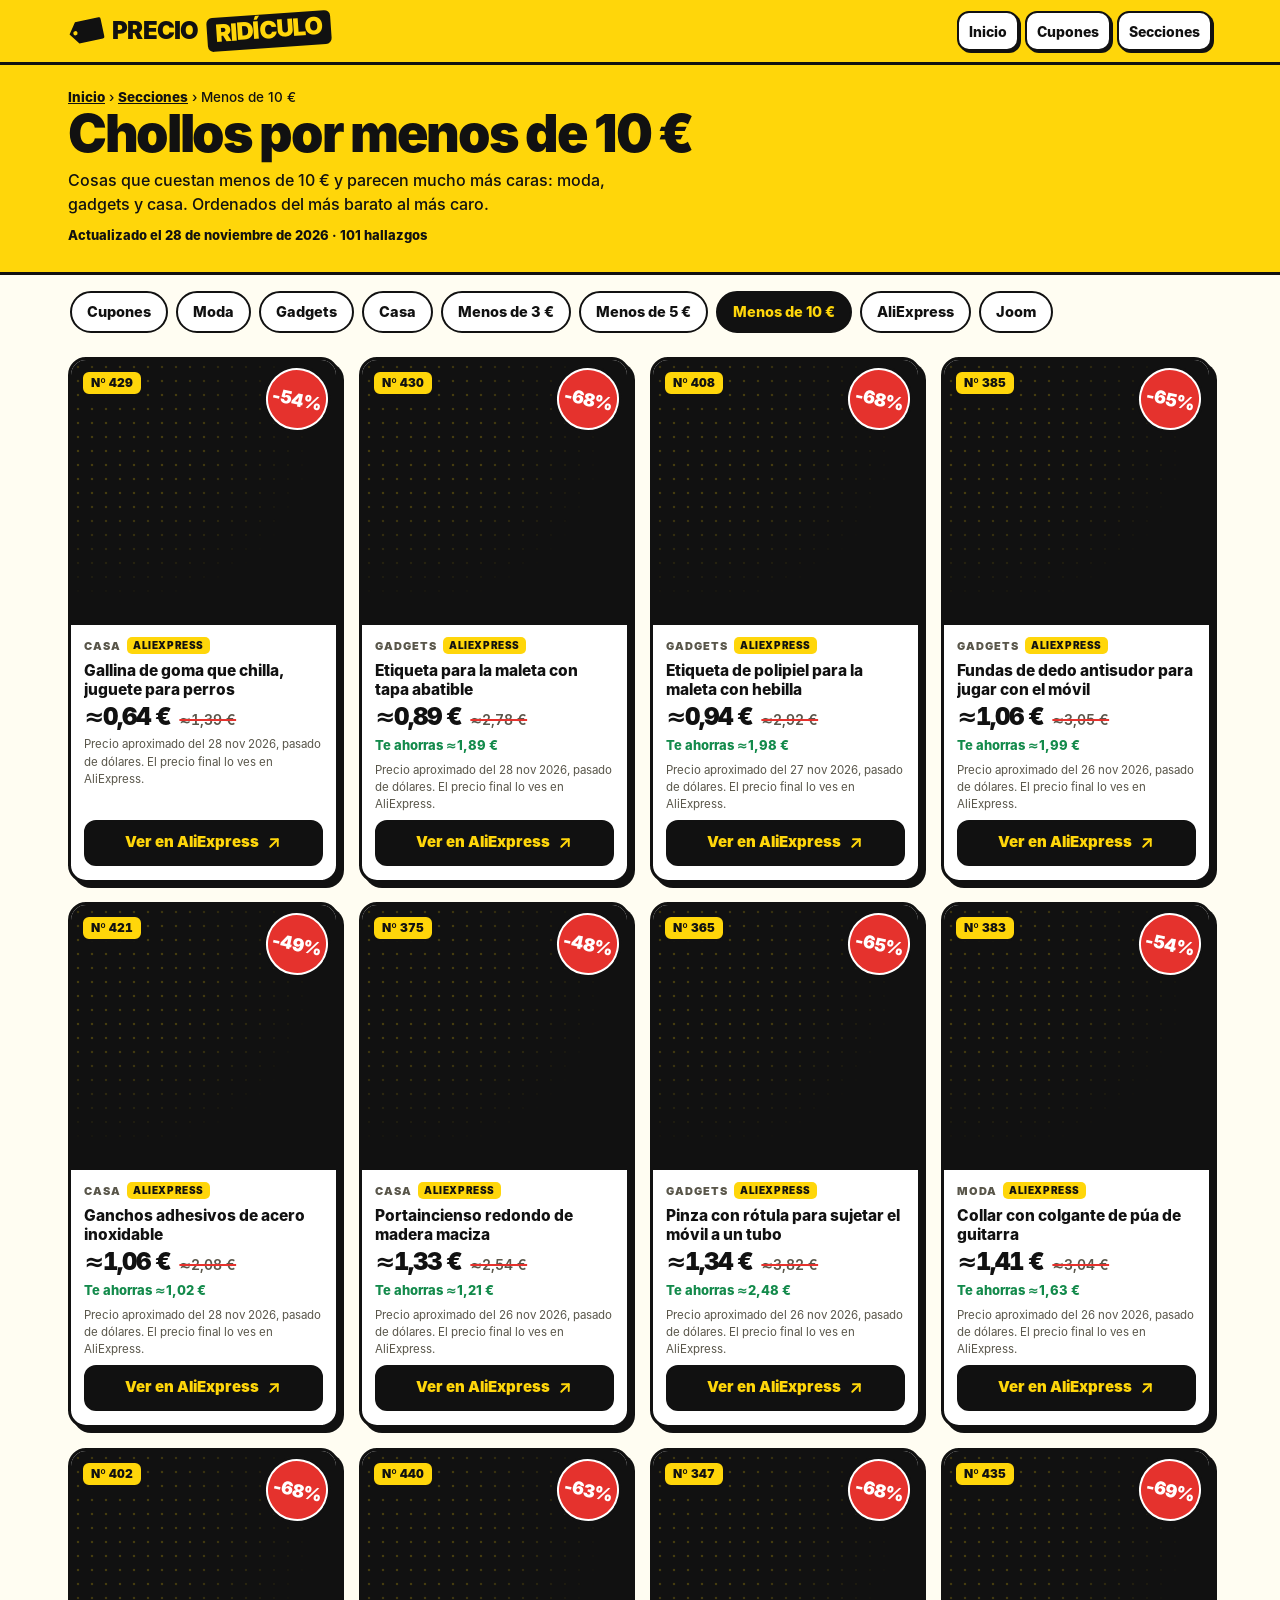
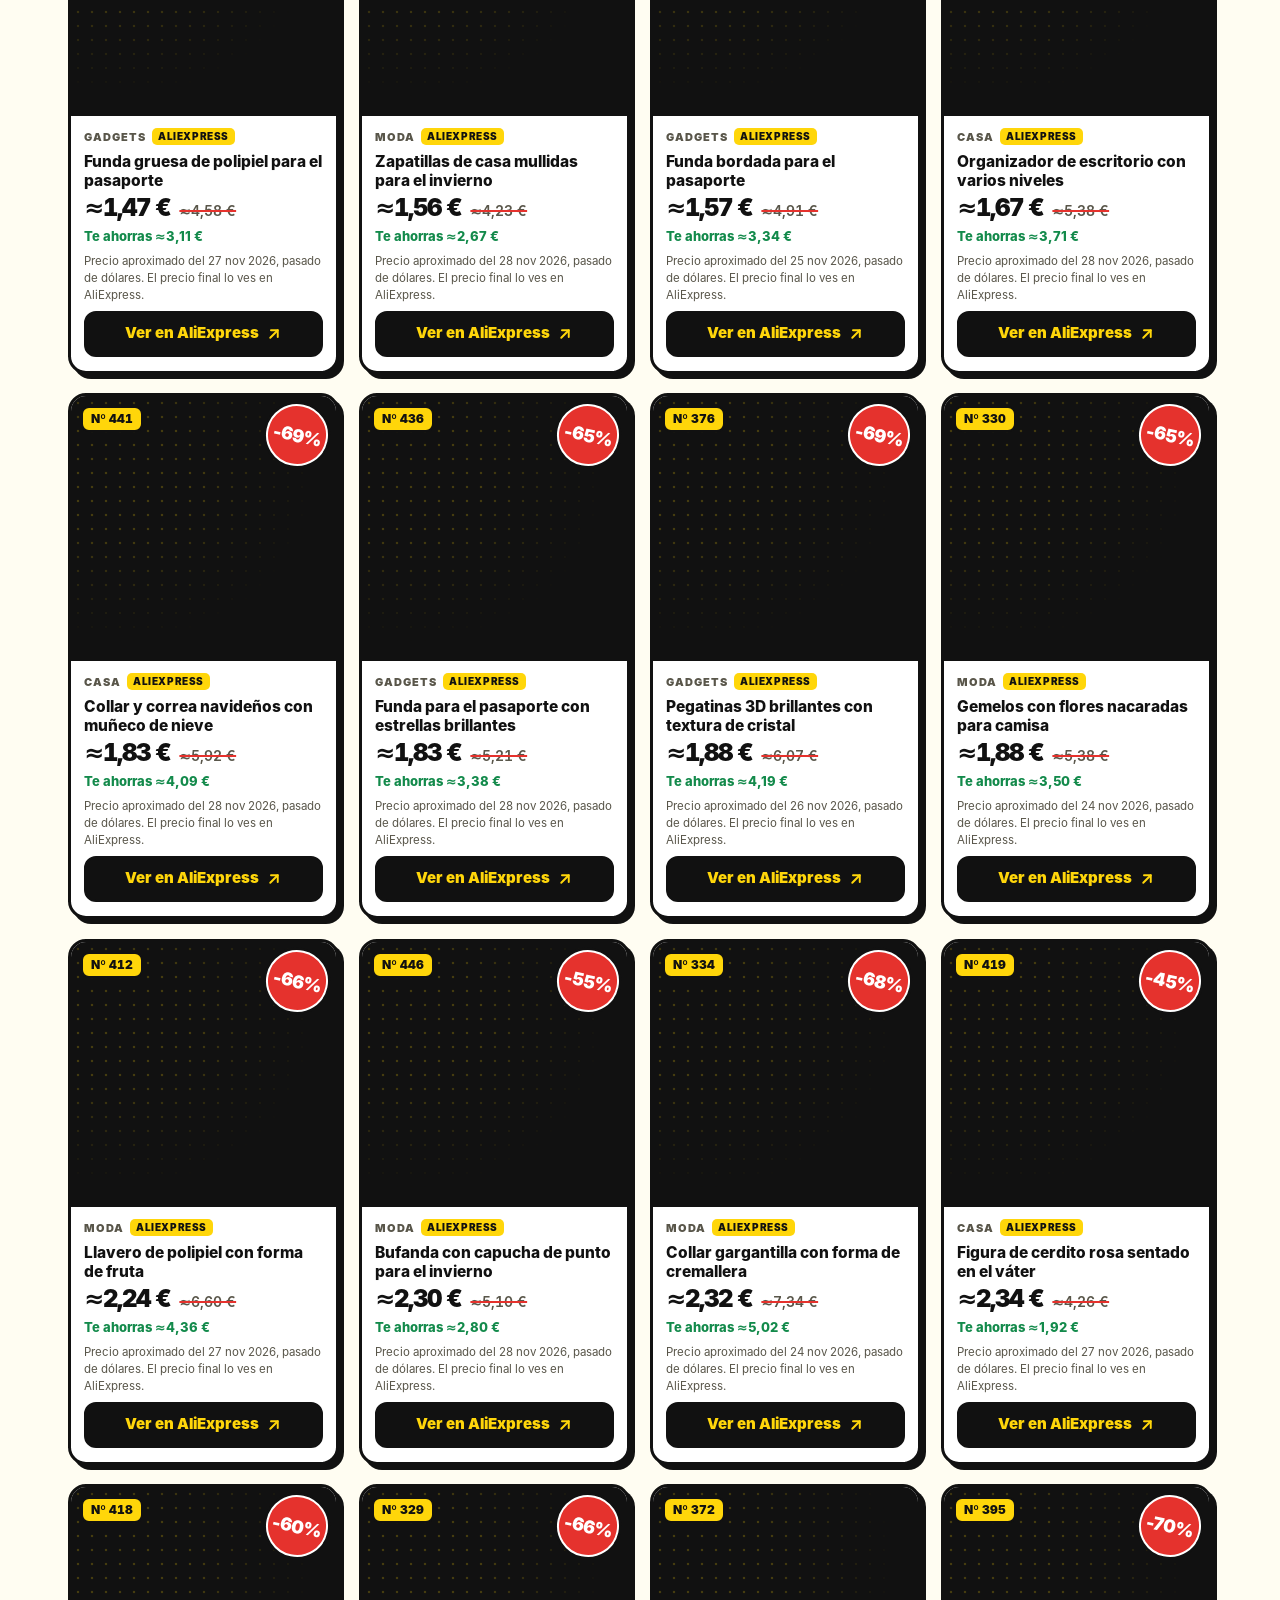
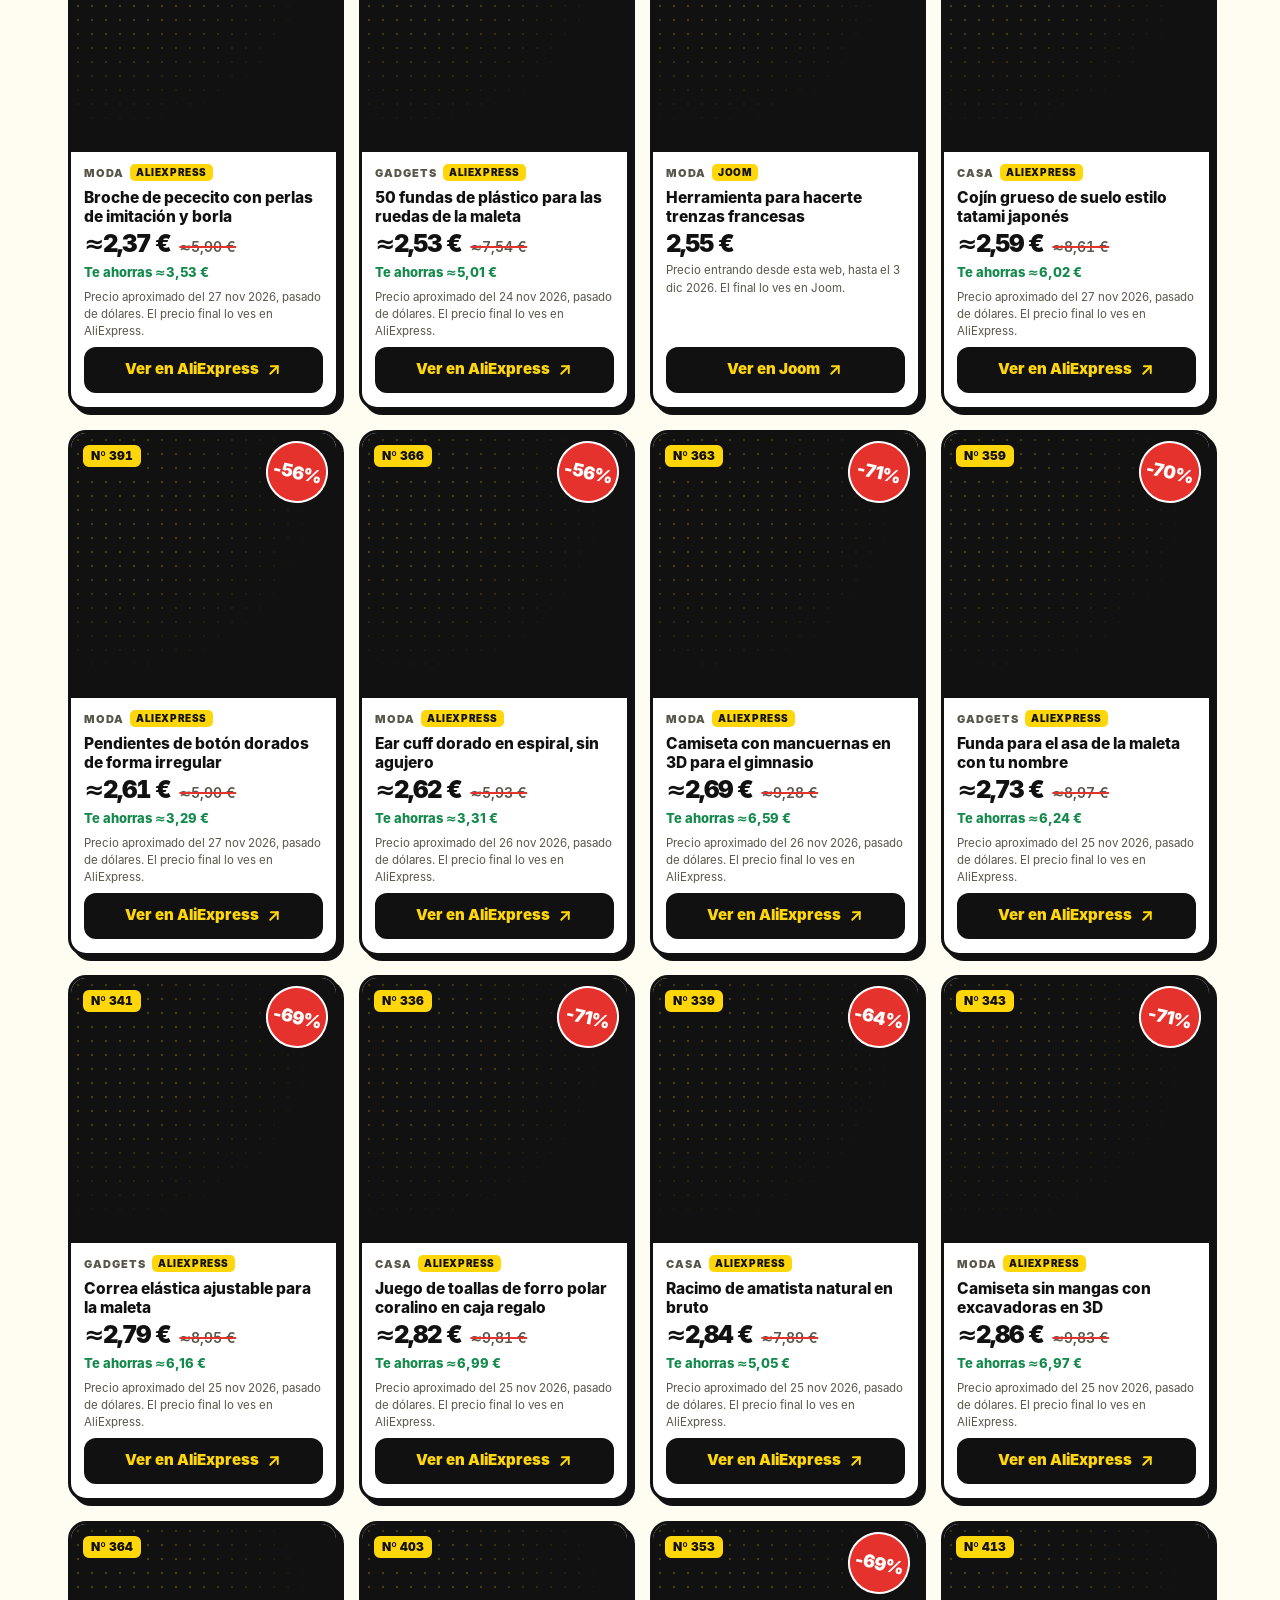
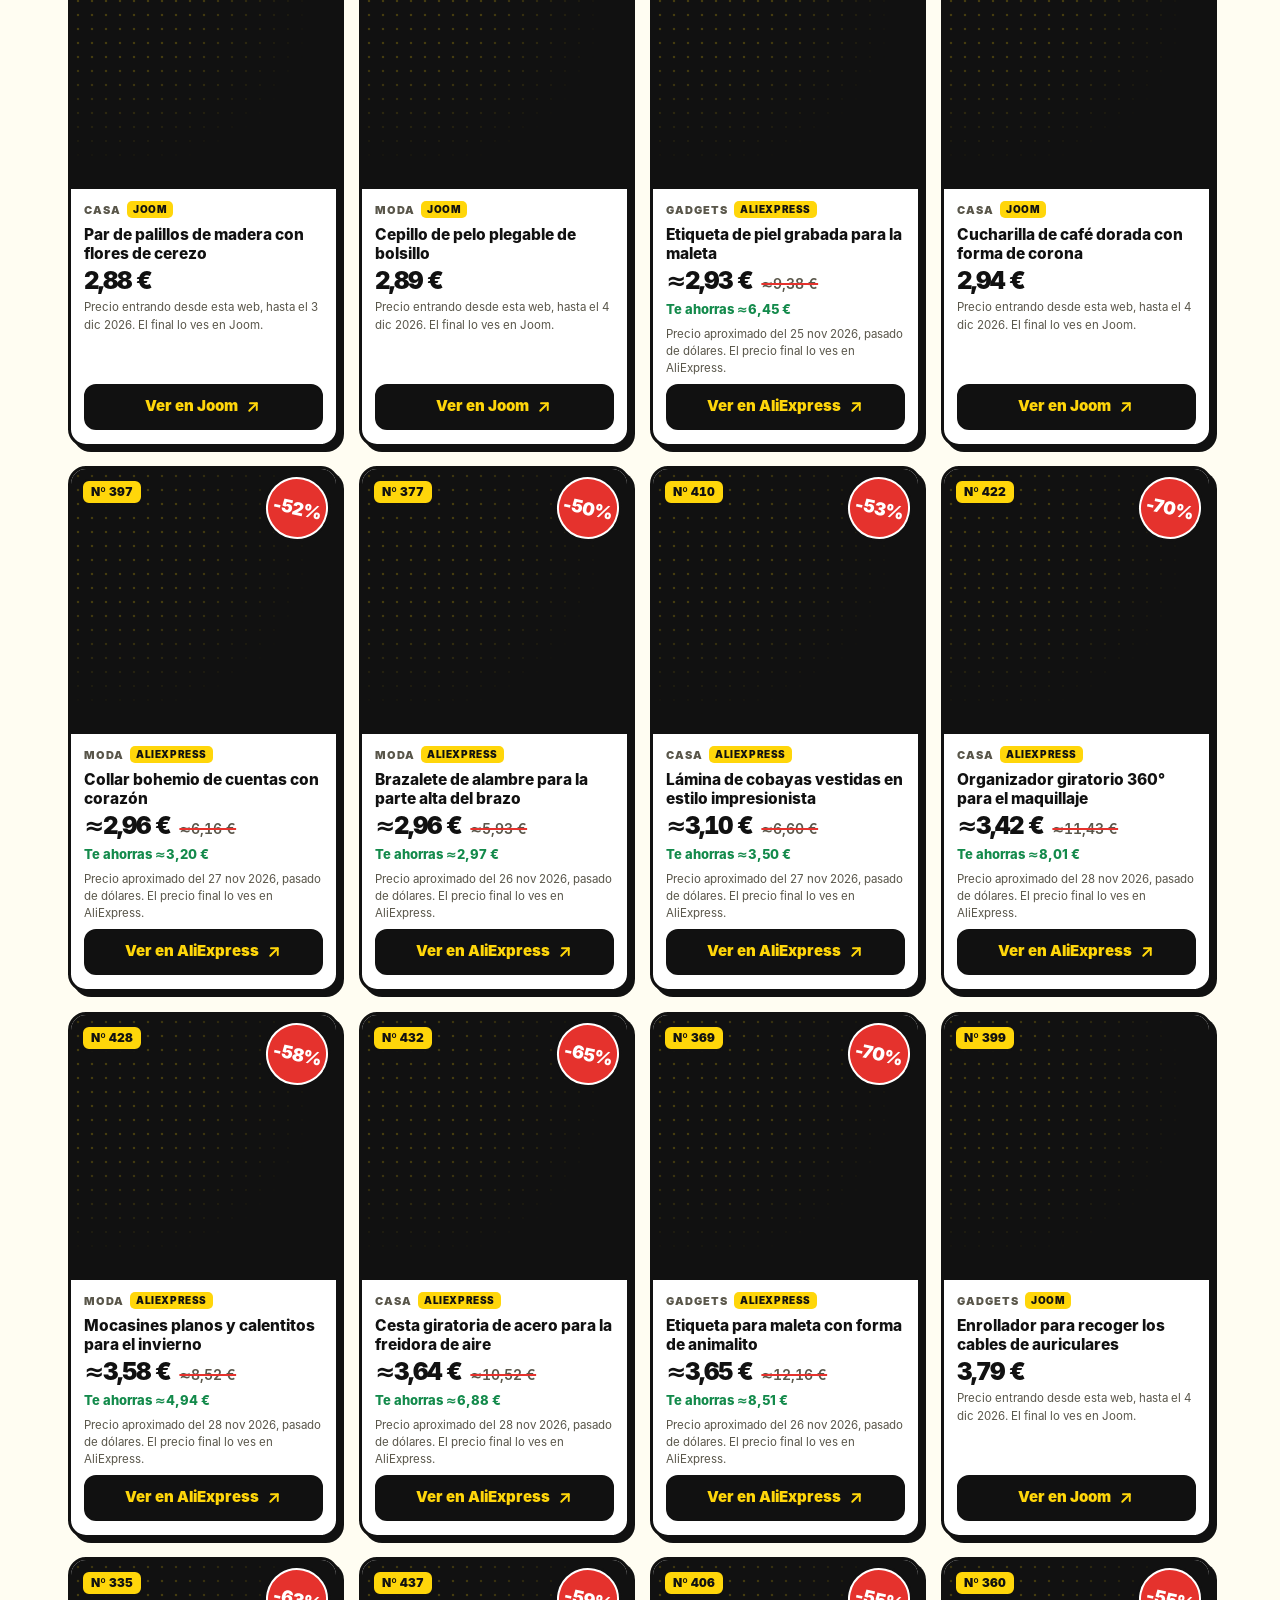
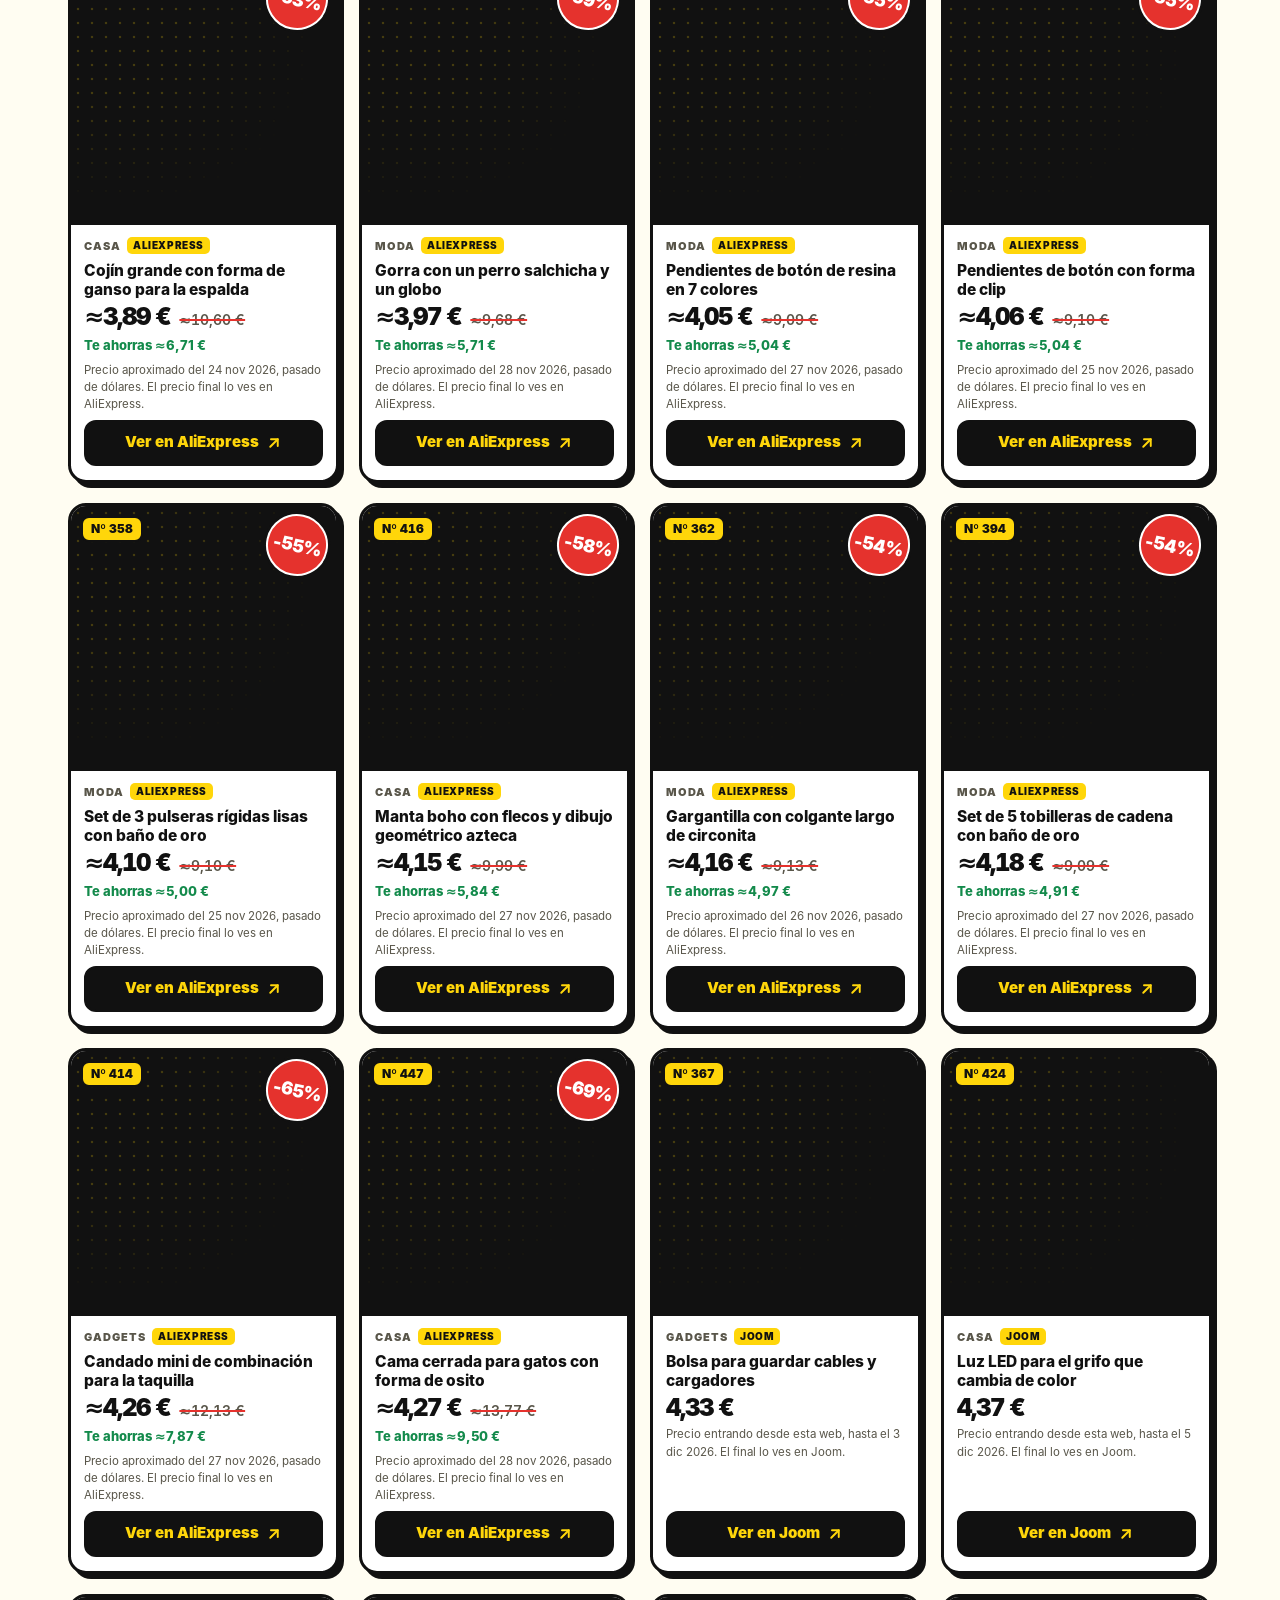
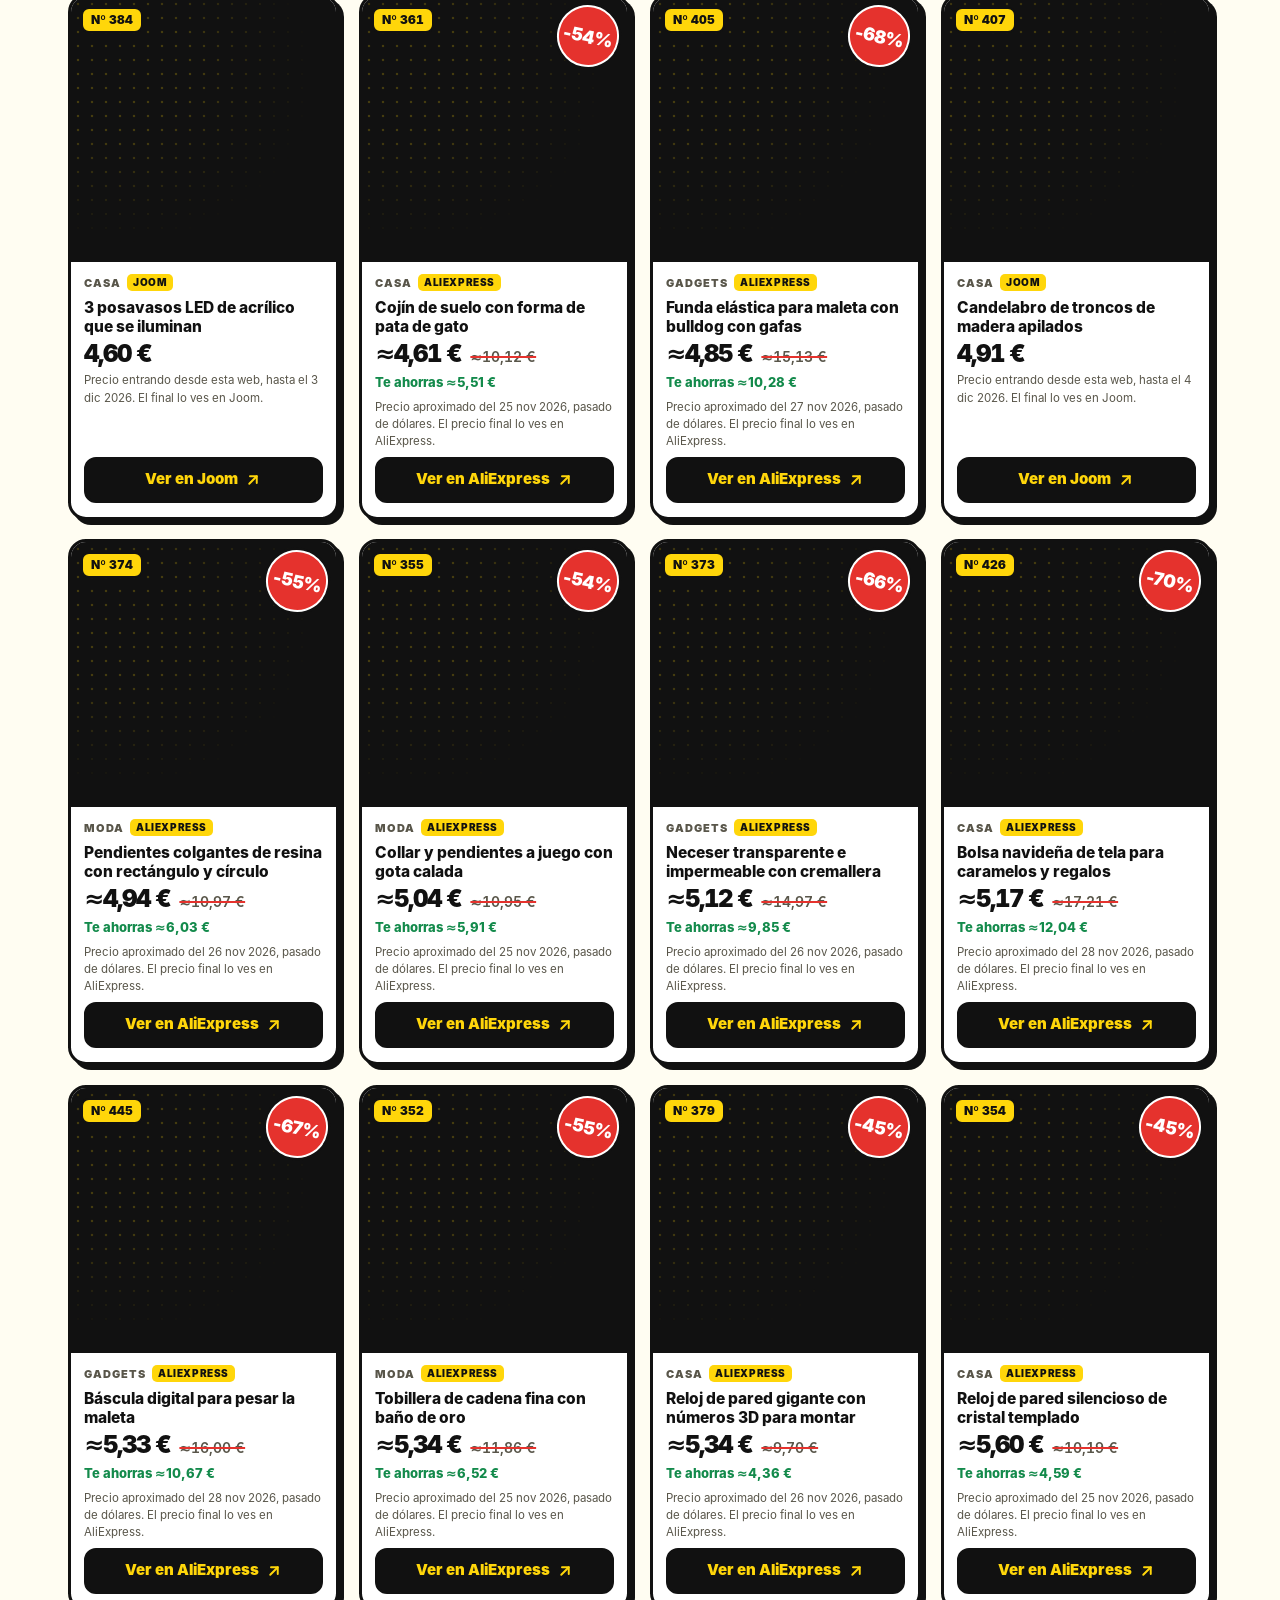
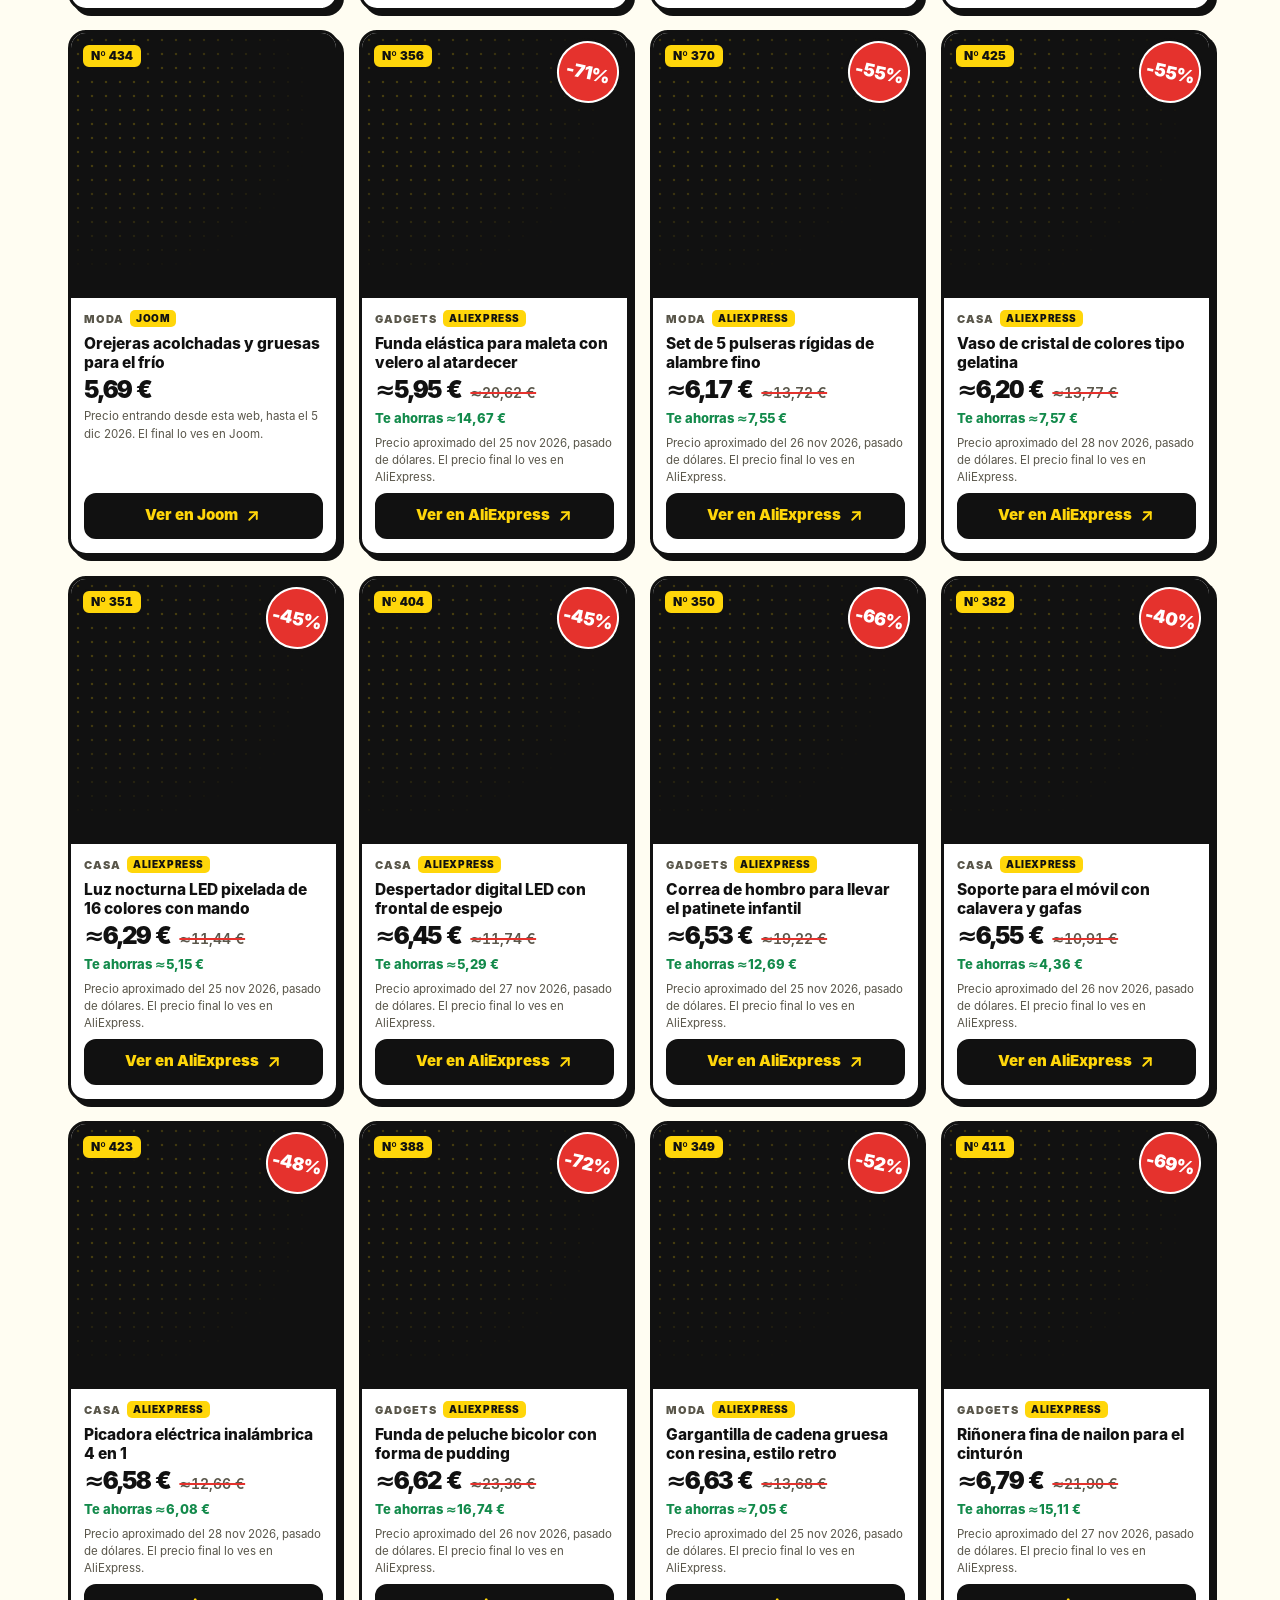
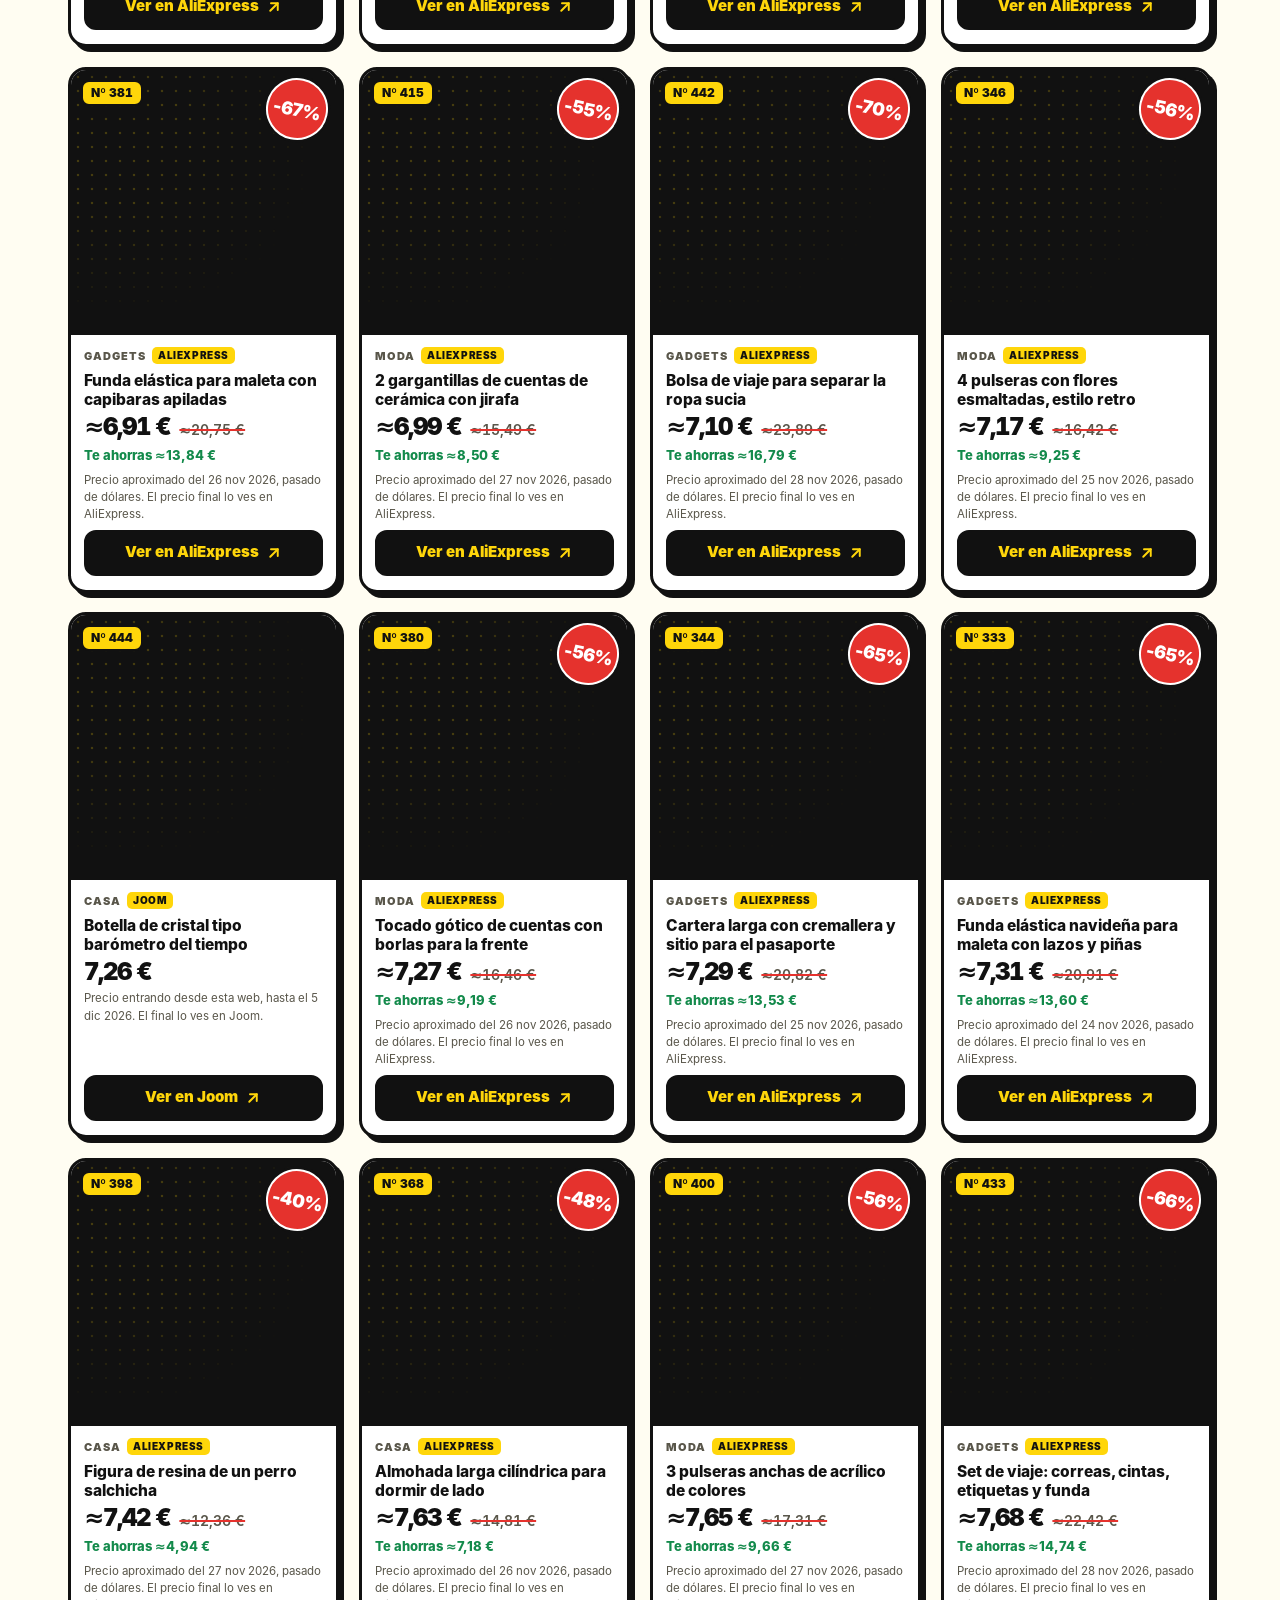
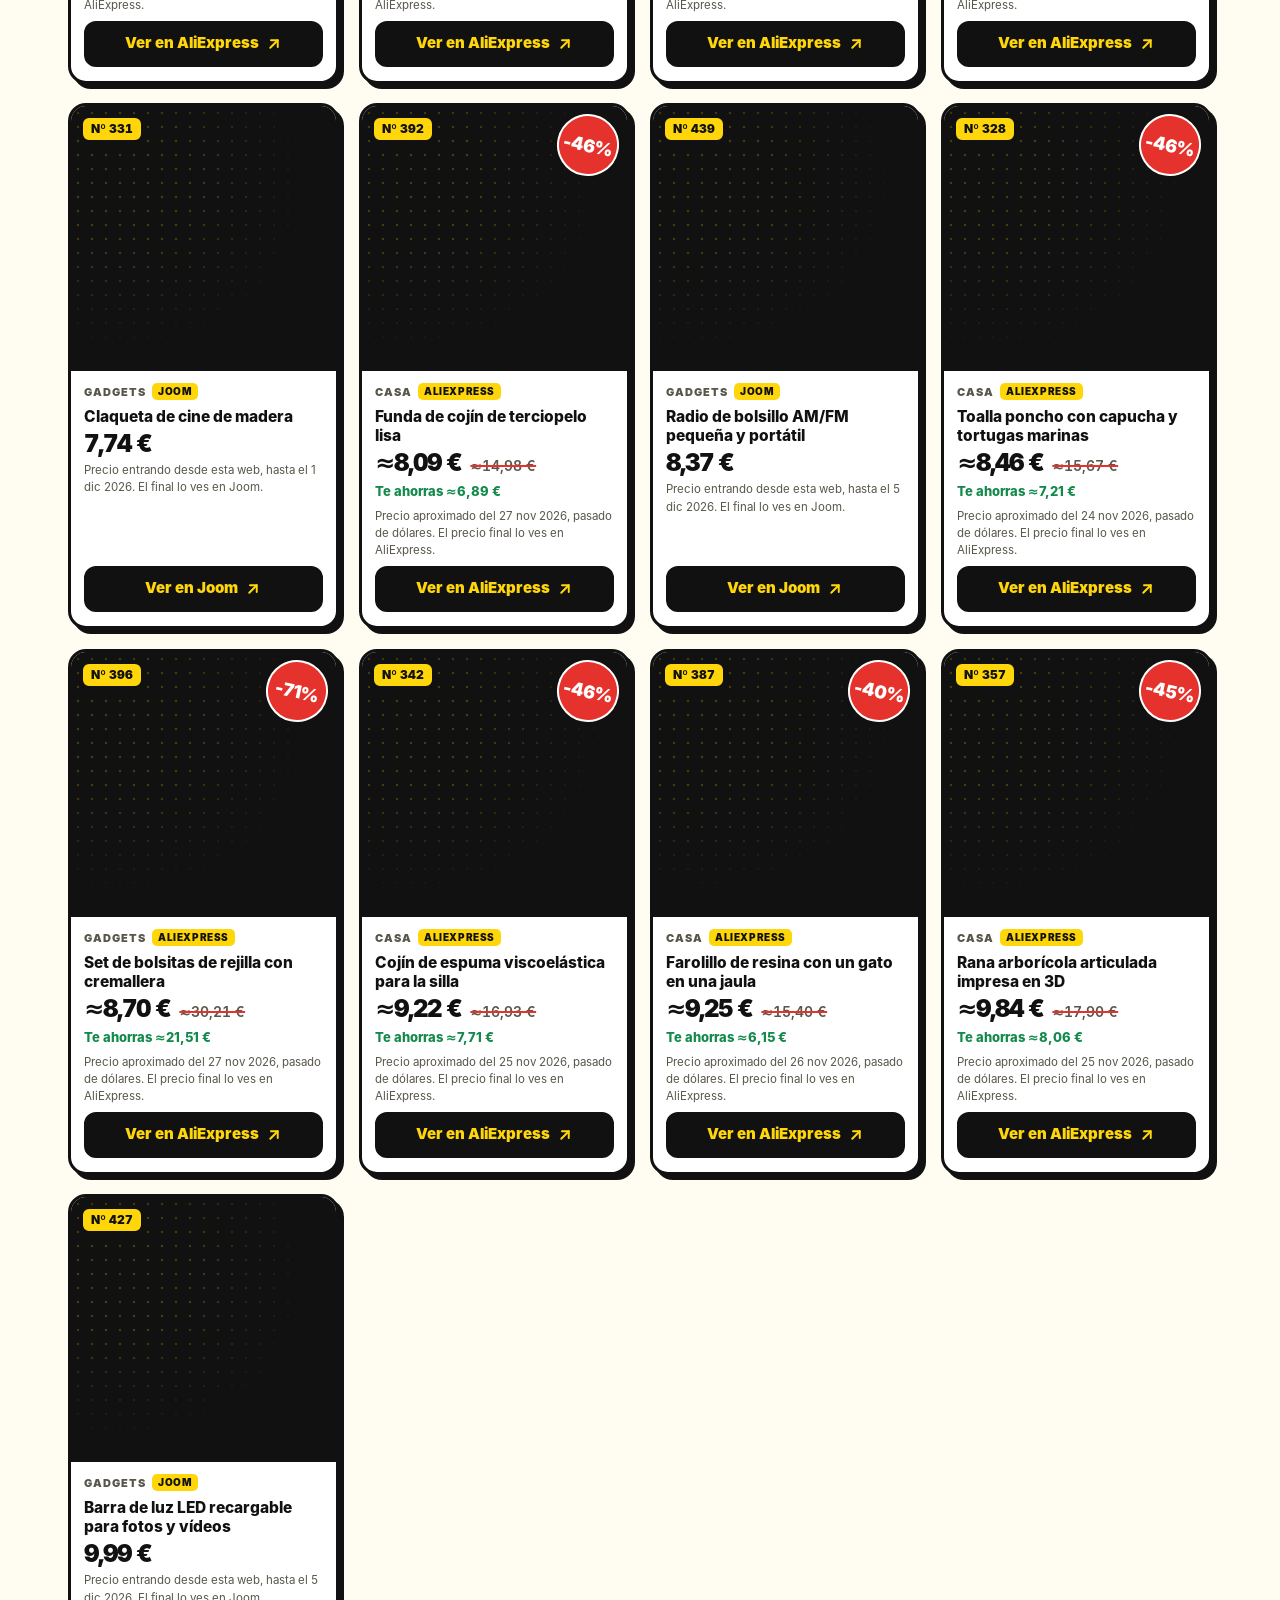
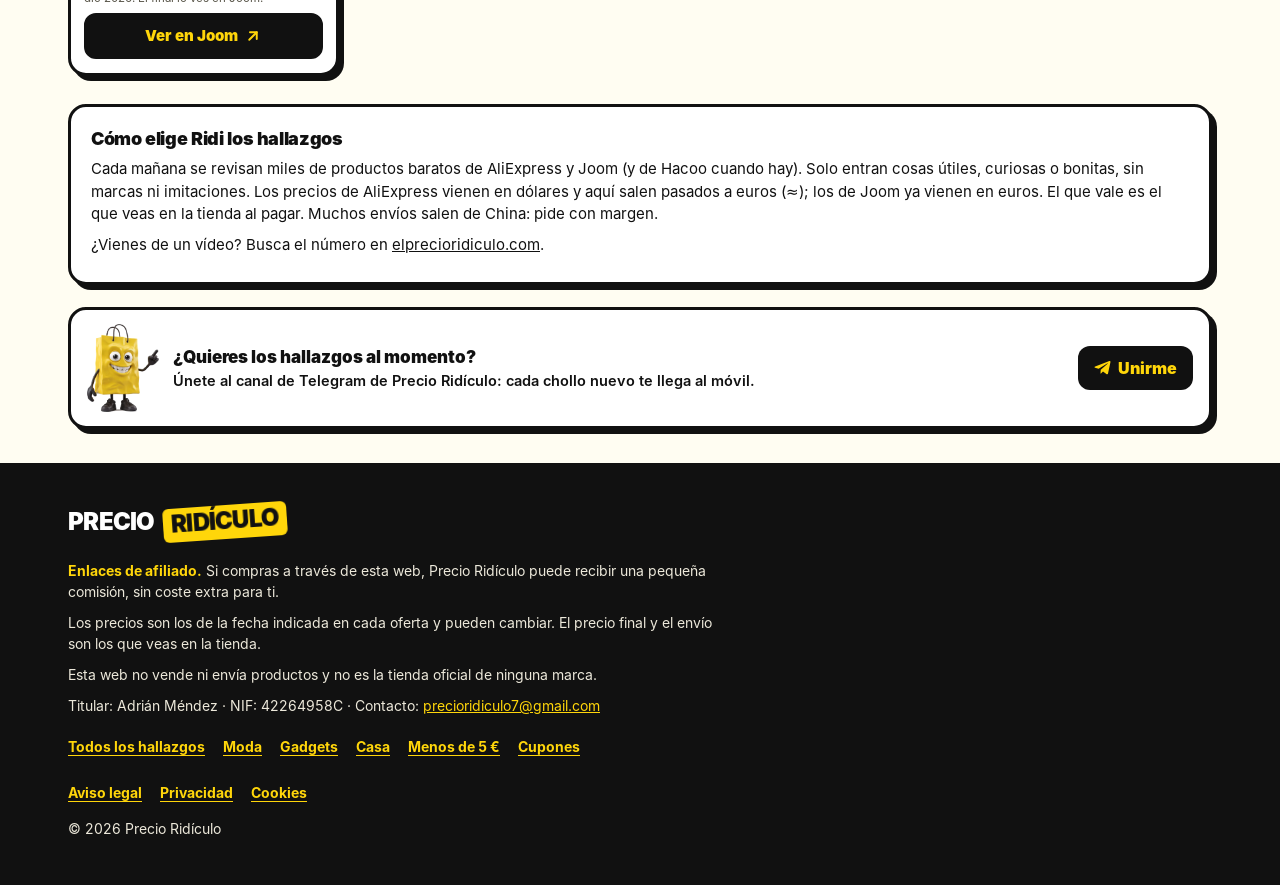
<file: ofertas/menos-de-10-euros/index.html>
<!DOCTYPE html>
<html lang="es">
<head>
<meta charset="utf-8">
<meta name="viewport" content="width=device-width, initial-scale=1, viewport-fit=cover">
<title>Chollos por menos de 10 € · Precio Ridículo</title>
<meta name="description" content="Cosas que cuestan menos de 10 € y parecen mucho más caras: moda, gadgets y casa.">
<link rel="canonical" href="https://elprecioridiculo.com/ofertas/menos-de-10-euros/">
<meta name="theme-color" content="#FFD60A">
<meta property="og:type" content="website">
<meta property="og:title" content="Chollos por menos de 10 € · Precio Ridículo">
<meta property="og:description" content="Cosas que cuestan menos de 10 € y parecen mucho más caras: moda, gadgets y casa.">
<meta property="og:image" content="https://elprecioridiculo.com/assets/web/compartir.jpg">
<meta property="og:url" content="https://elprecioridiculo.com/ofertas/menos-de-10-euros/">
<meta name="twitter:card" content="summary_large_image">
<link rel="icon" href="/assets/web/icono.png">
<link rel="apple-touch-icon" href="/assets/web/icono.png">
<link rel="stylesheet" href="/assets/web/estilo.css">
<!-- Contador de visitas de Metricool (sin cookies) -->
<script>function loadScript(a){var b=document.getElementsByTagName("head")[0],c=document.createElement("script");c.type="text/javascript",c.src="https://tracker.metricool.com/resources/be.js",c.onreadystatechange=a,c.onload=a,b.appendChild(c)}loadScript(function(){beTracker.t({hash:"264aff4a553b2930b48b16aff83f65f"})});</script>
</head>
<body>
<header class="cabecera">
  <div class="wrap">
    <a class="logo" href="/" aria-label="Precio Ridículo, ir al inicio"><svg width="36" height="24" viewBox="0 0 120 80" aria-hidden="true" style="transform:rotate(-12deg)"><path d="M30 4 H110 A6 6 0 0 1 116 10 V70 A6 6 0 0 1 110 76 H30 L4 40 Z" fill="#111111"></path><circle cx="24" cy="40" r="7" fill="#FFD60A"></circle></svg><span>PRECIO</span><span class="banda">RIDÍCULO</span></a>
    <nav class="menu menu-texto" aria-label="Menú"><a href="/">Inicio</a><a class="temporada" href="/cupones/">Cupones</a><a href="/ofertas/">Secciones</a></nav>
  </div>
</header>
<main>
  <div class="cabeza-cat"><div class="wrap"><p class="migas"><a href="/">Inicio</a> › <a href="/ofertas/">Secciones</a> › Menos de 10 €</p><h1>Chollos por menos de 10 €</h1><p>Cosas que cuestan menos de 10 € y parecen mucho más caras: moda, gadgets y casa. Ordenados del más barato al más caro.</p><p class="actualizado">Actualizado el 28 de noviembre de 2026 · 101 hallazgos</p></div></div>
  <div class="wrap"><nav class="enlaces-cat" aria-label="Secciones"><a href="/cupones/">Cupones</a><a href="/ofertas/moda/">Moda</a><a href="/ofertas/gadgets/">Gadgets</a><a href="/ofertas/casa/">Casa</a><a href="/ofertas/menos-de-3-euros/">Menos de 3 €</a><a href="/ofertas/menos-de-5-euros/">Menos de 5 €</a><a href="/ofertas/menos-de-10-euros/" aria-current="page">Menos de 10 €</a><a href="/ofertas/aliexpress/">AliExpress</a><a href="/ofertas/joom/">Joom</a></nav><div class="rejilla lista-cat"><article class="tarjeta"><a class="cartel" href="/#oferta-429" tabindex="-1" aria-hidden="true"><img class="producto" src="https://ae-pic-a1.aliexpress-media.com/kf/Sba658146229a483f8075c45d8c317a188.jpg" alt="Gallina de goma que chilla, juguete para perros" loading="lazy" onerror="this.remove()"><span class="pegatina-dto">-54%</span><span class="chapa"><span class="numero">Nº 429</span></span></a><div class="cuerpo"><span class="categoria">Casa<span class="tienda">AliExpress</span></span><h3><a href="/#oferta-429">Gallina de goma que chilla, juguete para perros</a></h3><div class="precios"><span class="precio">≈0,64 €</span><span class="antes"><span class="oculto">Antes </span>≈1,39 €</span></div><p class="nota">Precio aproximado del 28 nov 2026, pasado de dólares. El precio final lo ves en AliExpress.</p><a class="boton" href="https://rzekl.com/g/1e8d114494994f380ebb16525dc3e8/?ulp=https%3A%2F%2Fs.click.aliexpress.com%2Fdeep_link.htm%3Faff_short_key%3D_c3s1yQkJ%26dl_target_url%3Dhttps%253A%252F%252Fwww.aliexpress.com%252Fitem%252F1005012651852913.html%253Fpdp_npi%253D6%252540dis%252521USD%2525211.52%2525210.70%252521%252521%25252110.09%2525214.69%252521%2525402102f1cd17958221634375255e0d85%25252112000058969432156%252521affd%252521%252521%252521%2525211%2525210%252521%26hot_product%3D1&amp;i=5&amp;f_id=50003&amp;subid=web" target="_blank" rel="sponsored nofollow noopener">Ver en AliExpress<svg viewBox="0 0 24 24" fill="none" stroke="currentColor" stroke-width="2.6" stroke-linecap="round" stroke-linejoin="round" aria-hidden="true"><path d="M7 17 17 7"/><path d="M8 7h9v9"/></svg></a></div></article><article class="tarjeta"><a class="cartel" href="/#oferta-430" tabindex="-1" aria-hidden="true"><img class="producto" src="https://ae-pic-a1.aliexpress-media.com/kf/S20dbc9f16d8e4b369e0a256382254fc2n.jpg" alt="Etiqueta para la maleta con tapa abatible" loading="lazy" onerror="this.remove()"><span class="pegatina-dto">-68%</span><span class="chapa"><span class="numero">Nº 430</span></span></a><div class="cuerpo"><span class="categoria">Gadgets<span class="tienda">AliExpress</span></span><h3><a href="/#oferta-430">Etiqueta para la maleta con tapa abatible</a></h3><div class="precios"><span class="precio">≈0,89 €</span><span class="antes"><span class="oculto">Antes </span>≈2,78 €</span></div><p class="ahorro">Te ahorras ≈1,89 €</p><p class="nota">Precio aproximado del 28 nov 2026, pasado de dólares. El precio final lo ves en AliExpress.</p><a class="boton" href="https://rzekl.com/g/1e8d114494994f380ebb16525dc3e8/?ulp=https%3A%2F%2Fs.click.aliexpress.com%2Fdeep_link.htm%3Faff_short_key%3D_c3s1yQkJ%26dl_target_url%3Dhttps%253A%252F%252Fwww.aliexpress.com%252Fitem%252F1005013642045979.html%253Fpdp_npi%253D6%252540dis%252521USD%2525213.05%2525210.97%252521%252521%25252120.24%2525216.48%252521%2525402140da8b17958217251723724e0d31%25252112000061793738891%252521affd%252521%252521%252521%2525211%2525210%252521%26hot_product%3D0&amp;i=5&amp;f_id=50002&amp;subid=web" target="_blank" rel="sponsored nofollow noopener">Ver en AliExpress<svg viewBox="0 0 24 24" fill="none" stroke="currentColor" stroke-width="2.6" stroke-linecap="round" stroke-linejoin="round" aria-hidden="true"><path d="M7 17 17 7"/><path d="M8 7h9v9"/></svg></a></div></article><article class="tarjeta"><a class="cartel" href="/#oferta-408" tabindex="-1" aria-hidden="true"><img class="producto" src="https://ae-pic-a1.aliexpress-media.com/kf/S6e5f7fd200ae4b97884b453a93e156den.jpg" alt="Etiqueta de polipiel para la maleta con hebilla" loading="lazy" onerror="this.remove()"><span class="pegatina-dto">-68%</span><span class="chapa"><span class="numero">Nº 408</span></span></a><div class="cuerpo"><span class="categoria">Gadgets<span class="tienda">AliExpress</span></span><h3><a href="/#oferta-408">Etiqueta de polipiel para la maleta con hebilla</a></h3><div class="precios"><span class="precio">≈0,94 €</span><span class="antes"><span class="oculto">Antes </span>≈2,92 €</span></div><p class="ahorro">Te ahorras ≈1,98 €</p><p class="nota">Precio aproximado del 27 nov 2026, pasado de dólares. El precio final lo ves en AliExpress.</p><a class="boton" href="https://rzekl.com/g/1e8d114494994f380ebb16525dc3e8/?ulp=https%3A%2F%2Fs.click.aliexpress.com%2Fdeep_link.htm%3Faff_short_key%3D_c3s1yQkJ%26dl_target_url%3Dhttps%253A%252F%252Fwww.aliexpress.com%252Fitem%252F1005013646122613.html%253Fpdp_npi%253D6%252540dis%252521USD%2525213.21%2525211.03%252521%252521%25252121.24%2525216.80%252521%2525402102f1cd17956487569598100e1060%25252112000061766776712%252521affd%252521%252521%252521%2525211%2525210%252521%26hot_product%3D0&amp;i=5&amp;f_id=50002&amp;subid=web" target="_blank" rel="sponsored nofollow noopener">Ver en AliExpress<svg viewBox="0 0 24 24" fill="none" stroke="currentColor" stroke-width="2.6" stroke-linecap="round" stroke-linejoin="round" aria-hidden="true"><path d="M7 17 17 7"/><path d="M8 7h9v9"/></svg></a></div></article><article class="tarjeta"><a class="cartel" href="/#oferta-385" tabindex="-1" aria-hidden="true"><img class="producto" src="https://ae-pic-a1.aliexpress-media.com/kf/S75eec82064a1471cbbc288cc5c2391daT.jpg" alt="Fundas de dedo antisudor para jugar con el móvil" loading="lazy" onerror="this.remove()"><span class="pegatina-dto">-65%</span><span class="chapa"><span class="numero">Nº 385</span></span></a><div class="cuerpo"><span class="categoria">Gadgets<span class="tienda">AliExpress</span></span><h3><a href="/#oferta-385">Fundas de dedo antisudor para jugar con el móvil</a></h3><div class="precios"><span class="precio">≈1,06 €</span><span class="antes"><span class="oculto">Antes </span>≈3,05 €</span></div><p class="ahorro">Te ahorras ≈1,99 €</p><p class="nota">Precio aproximado del 26 nov 2026, pasado de dólares. El precio final lo ves en AliExpress.</p><a class="boton" href="https://rzekl.com/g/1e8d114494994f380ebb16525dc3e8/?ulp=https%3A%2F%2Fs.click.aliexpress.com%2Fdeep_link.htm%3Faff_short_key%3D_c3s1yQkJ%26dl_target_url%3Dhttps%253A%252F%252Fwww.aliexpress.com%252Fitem%252F1005013071143081.html%253Fpdp_npi%253D6%252540dis%252521USD%2525213.33%2525211.16%252521%252521%25252122.02%2525217.63%252521%25254021013cc617956500846793035e0dae%25252112000060175225836%252521affd%252521%252521%252521%2525211%2525210%252521%26hot_product%3D0&amp;i=5&amp;f_id=50002&amp;subid=web" target="_blank" rel="sponsored nofollow noopener">Ver en AliExpress<svg viewBox="0 0 24 24" fill="none" stroke="currentColor" stroke-width="2.6" stroke-linecap="round" stroke-linejoin="round" aria-hidden="true"><path d="M7 17 17 7"/><path d="M8 7h9v9"/></svg></a></div></article><article class="tarjeta"><a class="cartel" href="/#oferta-421" tabindex="-1" aria-hidden="true"><img class="producto" src="https://ae-pic-a1.aliexpress-media.com/kf/S91b693e983424db992a4d9e47653bb4eg.jpg" alt="Ganchos adhesivos de acero inoxidable" loading="lazy" onerror="this.remove()"><span class="pegatina-dto">-49%</span><span class="chapa"><span class="numero">Nº 421</span></span></a><div class="cuerpo"><span class="categoria">Casa<span class="tienda">AliExpress</span></span><h3><a href="/#oferta-421">Ganchos adhesivos de acero inoxidable</a></h3><div class="precios"><span class="precio">≈1,06 €</span><span class="antes"><span class="oculto">Antes </span>≈2,08 €</span></div><p class="ahorro">Te ahorras ≈1,02 €</p><p class="nota">Precio aproximado del 28 nov 2026, pasado de dólares. El precio final lo ves en AliExpress.</p><a class="boton" href="https://rzekl.com/g/1e8d114494994f380ebb16525dc3e8/?ulp=https%3A%2F%2Fs.click.aliexpress.com%2Fdeep_link.htm%3Faff_short_key%3D_c3s1yQkJ%26dl_target_url%3Dhttps%253A%252F%252Fwww.aliexpress.com%252Fitem%252F1005012726314131.html%253Fpdp_npi%253D6%252540dis%252521USD%2525212.28%2525211.16%252521%252521%25252115.09%2525217.70%252521%25254021013cc017958232900857350e0d2f%25252112000059142129338%252521affd%252521%252521%252521%2525211%2525210%252521%26hot_product%3D1&amp;i=5&amp;f_id=50003&amp;subid=web" target="_blank" rel="sponsored nofollow noopener">Ver en AliExpress<svg viewBox="0 0 24 24" fill="none" stroke="currentColor" stroke-width="2.6" stroke-linecap="round" stroke-linejoin="round" aria-hidden="true"><path d="M7 17 17 7"/><path d="M8 7h9v9"/></svg></a></div></article><article class="tarjeta"><a class="cartel" href="/#oferta-375" tabindex="-1" aria-hidden="true"><img class="producto" src="https://ae-pic-a1.aliexpress-media.com/kf/Sd1566e5a25f94003b0aff2607a50f4ece.jpg" alt="Portaincienso redondo de madera maciza" loading="lazy" onerror="this.remove()"><span class="pegatina-dto">-48%</span><span class="chapa"><span class="numero">Nº 375</span></span></a><div class="cuerpo"><span class="categoria">Casa<span class="tienda">AliExpress</span></span><h3><a href="/#oferta-375">Portaincienso redondo de madera maciza</a></h3><div class="precios"><span class="precio">≈1,33 €</span><span class="antes"><span class="oculto">Antes </span>≈2,54 €</span></div><p class="ahorro">Te ahorras ≈1,21 €</p><p class="nota">Precio aproximado del 26 nov 2026, pasado de dólares. El precio final lo ves en AliExpress.</p><a class="boton" href="https://rzekl.com/g/1e8d114494994f380ebb16525dc3e8/?ulp=https%3A%2F%2Fs.click.aliexpress.com%2Fdeep_link.htm%3Faff_short_key%3D_c3s1yQkJ%26dl_target_url%3Dhttps%253A%252F%252Fwww.aliexpress.com%252Fitem%252F1005012170481101.html%253Fpdp_npi%253D6%252540dis%252521USD%2525212.78%2525211.45%252521%252521%25252118.40%2525219.57%252521%2525402140f88817956446394876175e0e31%25252112000057674729918%252521affd%252521%252521%252521%2525211%2525210%252521%26hot_product%3D1&amp;i=5&amp;f_id=50003&amp;subid=web" target="_blank" rel="sponsored nofollow noopener">Ver en AliExpress<svg viewBox="0 0 24 24" fill="none" stroke="currentColor" stroke-width="2.6" stroke-linecap="round" stroke-linejoin="round" aria-hidden="true"><path d="M7 17 17 7"/><path d="M8 7h9v9"/></svg></a></div></article><article class="tarjeta"><a class="cartel" href="/#oferta-365" tabindex="-1" aria-hidden="true"><img class="producto" src="https://ae-pic-a1.aliexpress-media.com/kf/S4559828bb0204f42976d6fc28ab036ac7.jpg" alt="Pinza con rótula para sujetar el móvil a un tubo" loading="lazy" onerror="this.remove()"><span class="pegatina-dto">-65%</span><span class="chapa"><span class="numero">Nº 365</span></span></a><div class="cuerpo"><span class="categoria">Gadgets<span class="tienda">AliExpress</span></span><h3><a href="/#oferta-365">Pinza con rótula para sujetar el móvil a un tubo</a></h3><div class="precios"><span class="precio">≈1,34 €</span><span class="antes"><span class="oculto">Antes </span>≈3,82 €</span></div><p class="ahorro">Te ahorras ≈2,48 €</p><p class="nota">Precio aproximado del 26 nov 2026, pasado de dólares. El precio final lo ves en AliExpress.</p><a class="boton" href="https://rzekl.com/g/1e8d114494994f380ebb16525dc3e8/?ulp=https%3A%2F%2Fs.click.aliexpress.com%2Fdeep_link.htm%3Faff_short_key%3D_c3s1yQkJ%26dl_target_url%3Dhttps%253A%252F%252Fwww.aliexpress.com%252Fitem%252F1005013141710797.html%253Fpdp_npi%253D6%252540dis%252521USD%2525214.18%2525211.46%252521%252521%25252127.71%2525219.70%252521%252540210152bd17956502440243275e0fce%25252112000060372932616%252521affd%252521%252521%252521%2525211%2525210%252521%26hot_product%3D0&amp;i=5&amp;f_id=50002&amp;subid=web" target="_blank" rel="sponsored nofollow noopener">Ver en AliExpress<svg viewBox="0 0 24 24" fill="none" stroke="currentColor" stroke-width="2.6" stroke-linecap="round" stroke-linejoin="round" aria-hidden="true"><path d="M7 17 17 7"/><path d="M8 7h9v9"/></svg></a></div></article><article class="tarjeta"><a class="cartel" href="/#oferta-383" tabindex="-1" aria-hidden="true"><img class="producto" src="https://ae-pic-a1.aliexpress-media.com/kf/S97a23b31bab44893986dd9b2d6038a45O.jpg" alt="Collar con colgante de púa de guitarra" loading="lazy" onerror="this.remove()"><span class="pegatina-dto">-54%</span><span class="chapa"><span class="numero">Nº 383</span></span></a><div class="cuerpo"><span class="categoria">Moda<span class="tienda">AliExpress</span></span><h3><a href="/#oferta-383">Collar con colgante de púa de guitarra</a></h3><div class="precios"><span class="precio">≈1,41 €</span><span class="antes"><span class="oculto">Antes </span>≈3,04 €</span></div><p class="ahorro">Te ahorras ≈1,63 €</p><p class="nota">Precio aproximado del 26 nov 2026, pasado de dólares. El precio final lo ves en AliExpress.</p><a class="boton" href="https://rzekl.com/g/1e8d114494994f380ebb16525dc3e8/?ulp=https%3A%2F%2Fs.click.aliexpress.com%2Fdeep_link.htm%3Faff_short_key%3D_c3s1yQkJ%26dl_target_url%3Dhttps%253A%252F%252Fwww.aliexpress.com%252Fitem%252F1005013144117068.html%253Fpdp_npi%253D6%252540dis%252521USD%2525213.32%2525211.54%252521%252521%25252122.00%25252110.24%252521%2525402151fca717956463053646812e0cf9%25252112000060358139188%252521affd%252521%252521%252521%2525211%2525210%252521%26hot_product%3D1&amp;i=5&amp;f_id=50003&amp;subid=web" target="_blank" rel="sponsored nofollow noopener">Ver en AliExpress<svg viewBox="0 0 24 24" fill="none" stroke="currentColor" stroke-width="2.6" stroke-linecap="round" stroke-linejoin="round" aria-hidden="true"><path d="M7 17 17 7"/><path d="M8 7h9v9"/></svg></a></div></article><article class="tarjeta"><a class="cartel" href="/#oferta-402" tabindex="-1" aria-hidden="true"><img class="producto" src="https://ae-pic-a1.aliexpress-media.com/kf/Sf8797ee8c2fb462b8a1199cffc94f1d8u.jpg" alt="Funda gruesa de polipiel para el pasaporte" loading="lazy" onerror="this.remove()"><span class="pegatina-dto">-68%</span><span class="chapa"><span class="numero">Nº 402</span></span></a><div class="cuerpo"><span class="categoria">Gadgets<span class="tienda">AliExpress</span></span><h3><a href="/#oferta-402">Funda gruesa de polipiel para el pasaporte</a></h3><div class="precios"><span class="precio">≈1,47 €</span><span class="antes"><span class="oculto">Antes </span>≈4,58 €</span></div><p class="ahorro">Te ahorras ≈3,11 €</p><p class="nota">Precio aproximado del 27 nov 2026, pasado de dólares. El precio final lo ves en AliExpress.</p><a class="boton" href="https://rzekl.com/g/1e8d114494994f380ebb16525dc3e8/?ulp=https%3A%2F%2Fs.click.aliexpress.com%2Fdeep_link.htm%3Faff_short_key%3D_c3s1yQkJ%26dl_target_url%3Dhttps%253A%252F%252Fwww.aliexpress.com%252Fitem%252F1005013670094617.html%253Fpdp_npi%253D6%252540dis%252521USD%2525215.03%2525211.61%252521%252521%25252133.31%25252110.66%252521%252540210152bd17956488663872432e1094%25252112000061838828531%252521affd%252521%252521%252521%2525211%2525210%252521%26hot_product%3D0&amp;i=5&amp;f_id=50002&amp;subid=web" target="_blank" rel="sponsored nofollow noopener">Ver en AliExpress<svg viewBox="0 0 24 24" fill="none" stroke="currentColor" stroke-width="2.6" stroke-linecap="round" stroke-linejoin="round" aria-hidden="true"><path d="M7 17 17 7"/><path d="M8 7h9v9"/></svg></a></div></article><article class="tarjeta"><a class="cartel" href="/#oferta-440" tabindex="-1" aria-hidden="true"><img class="producto" src="https://ae-pic-a1.aliexpress-media.com/kf/S3dd464aee91145e1b211c07c5d64bb1d6.jpg" alt="Zapatillas de casa mullidas para el invierno" loading="lazy" onerror="this.remove()"><span class="pegatina-dto">-63%</span><span class="chapa"><span class="numero">Nº 440</span></span></a><div class="cuerpo"><span class="categoria">Moda<span class="tienda">AliExpress</span></span><h3><a href="/#oferta-440">Zapatillas de casa mullidas para el invierno</a></h3><div class="precios"><span class="precio">≈1,56 €</span><span class="antes"><span class="oculto">Antes </span>≈4,23 €</span></div><p class="ahorro">Te ahorras ≈2,67 €</p><p class="nota">Precio aproximado del 28 nov 2026, pasado de dólares. El precio final lo ves en AliExpress.</p><a class="boton" href="https://rzekl.com/g/1e8d114494994f380ebb16525dc3e8/?ulp=https%3A%2F%2Fs.click.aliexpress.com%2Fdeep_link.htm%3Faff_short_key%3D_c3s1yQkJ%26dl_target_url%3Dhttps%253A%252F%252Fwww.aliexpress.com%252Fitem%252F1005007420198328.html%253Fpdp_npi%253D6%252540dis%252521USD%2525214.64%2525211.71%252521%252521%25252130.78%25252111.39%252521%2525402102f1cd17958224409021329e0fdc%25252112000040677287291%252521affd%252521%252521%252521%2525211%2525210%252521%26hot_product%3D1&amp;i=5&amp;f_id=50003&amp;subid=web" target="_blank" rel="sponsored nofollow noopener">Ver en AliExpress<svg viewBox="0 0 24 24" fill="none" stroke="currentColor" stroke-width="2.6" stroke-linecap="round" stroke-linejoin="round" aria-hidden="true"><path d="M7 17 17 7"/><path d="M8 7h9v9"/></svg></a></div></article><article class="tarjeta"><a class="cartel" href="/#oferta-347" tabindex="-1" aria-hidden="true"><img class="producto" src="https://ae-pic-a1.aliexpress-media.com/kf/S5817d66e0c29480298380d53cab255e7v.jpg" alt="Funda bordada para el pasaporte" loading="lazy" onerror="this.remove()"><span class="pegatina-dto">-68%</span><span class="chapa"><span class="numero">Nº 347</span></span></a><div class="cuerpo"><span class="categoria">Gadgets<span class="tienda">AliExpress</span></span><h3><a href="/#oferta-347">Funda bordada para el pasaporte</a></h3><div class="precios"><span class="precio">≈1,57 €</span><span class="antes"><span class="oculto">Antes </span>≈4,91 €</span></div><p class="ahorro">Te ahorras ≈3,34 €</p><p class="nota">Precio aproximado del 25 nov 2026, pasado de dólares. El precio final lo ves en AliExpress.</p><a class="boton" href="https://rzekl.com/g/1e8d114494994f380ebb16525dc3e8/?ulp=https%3A%2F%2Fs.click.aliexpress.com%2Fdeep_link.htm%3Faff_short_key%3D_c3s1yQkJ%26dl_target_url%3Dhttps%253A%252F%252Fwww.aliexpress.com%252Fitem%252F1005013575912527.html%253Fpdp_npi%253D6%252540dis%252521USD%2525215.38%2525211.72%252521%252521%25252135.72%25252111.43%252521%25254021013cc017954760569883173e0ccd%25252112000061535226705%252521affd%252521%252521%252521%2525211%2525210%252521%26hot_product%3D0&amp;i=5&amp;f_id=50002&amp;subid=web" target="_blank" rel="sponsored nofollow noopener">Ver en AliExpress<svg viewBox="0 0 24 24" fill="none" stroke="currentColor" stroke-width="2.6" stroke-linecap="round" stroke-linejoin="round" aria-hidden="true"><path d="M7 17 17 7"/><path d="M8 7h9v9"/></svg></a></div></article><article class="tarjeta"><a class="cartel" href="/#oferta-435" tabindex="-1" aria-hidden="true"><img class="producto" src="https://ae-pic-a1.aliexpress-media.com/kf/S59719c1f44964feca0f9006bf8499509x.jpg" alt="Organizador de escritorio con varios niveles" loading="lazy" onerror="this.remove()"><span class="pegatina-dto">-69%</span><span class="chapa"><span class="numero">Nº 435</span></span></a><div class="cuerpo"><span class="categoria">Casa<span class="tienda">AliExpress</span></span><h3><a href="/#oferta-435">Organizador de escritorio con varios niveles</a></h3><div class="precios"><span class="precio">≈1,67 €</span><span class="antes"><span class="oculto">Antes </span>≈5,38 €</span></div><p class="ahorro">Te ahorras ≈3,71 €</p><p class="nota">Precio aproximado del 28 nov 2026, pasado de dólares. El precio final lo ves en AliExpress.</p><a class="boton" href="https://rzekl.com/g/1e8d114494994f380ebb16525dc3e8/?ulp=https%3A%2F%2Fs.click.aliexpress.com%2Fdeep_link.htm%3Faff_short_key%3D_c3s1yQkJ%26dl_target_url%3Dhttps%253A%252F%252Fwww.aliexpress.com%252Fitem%252F1005013601669705.html%253Fpdp_npi%253D6%252540dis%252521USD%2525215.89%2525211.83%252521%252521%25252139.00%25252112.09%252521%2525402140f88817958233379494262e1020%25252112000061653434456%252521affd%252521%252521%252521%2525211%2525210%252521%26hot_product%3D1&amp;i=5&amp;f_id=50003&amp;subid=web" target="_blank" rel="sponsored nofollow noopener">Ver en AliExpress<svg viewBox="0 0 24 24" fill="none" stroke="currentColor" stroke-width="2.6" stroke-linecap="round" stroke-linejoin="round" aria-hidden="true"><path d="M7 17 17 7"/><path d="M8 7h9v9"/></svg></a></div></article><article class="tarjeta"><a class="cartel" href="/#oferta-441" tabindex="-1" aria-hidden="true"><img class="producto" src="https://ae-pic-a1.aliexpress-media.com/kf/Sb8b95a412fa247dd8aa5aa9a512f9e14N.jpg" alt="Collar y correa navideños con muñeco de nieve" loading="lazy" onerror="this.remove()"><span class="pegatina-dto">-69%</span><span class="chapa"><span class="numero">Nº 441</span></span></a><div class="cuerpo"><span class="categoria">Casa<span class="tienda">AliExpress</span></span><h3><a href="/#oferta-441">Collar y correa navideños con muñeco de nieve</a></h3><div class="precios"><span class="precio">≈1,83 €</span><span class="antes"><span class="oculto">Antes </span>≈5,92 €</span></div><p class="ahorro">Te ahorras ≈4,09 €</p><p class="nota">Precio aproximado del 28 nov 2026, pasado de dólares. El precio final lo ves en AliExpress.</p><a class="boton" href="https://rzekl.com/g/1e8d114494994f380ebb16525dc3e8/?ulp=https%3A%2F%2Fs.click.aliexpress.com%2Fdeep_link.htm%3Faff_short_key%3D_c3s1yQkJ%26dl_target_url%3Dhttps%253A%252F%252Fwww.aliexpress.com%252Fitem%252F1005013601575625.html%253Fpdp_npi%253D6%252540dis%252521USD%2525216.49%2525212.01%252521%252521%25252143.00%25252113.33%252521%2525402140d36117958222564752151e0e65%25252112000061653294533%252521affd%252521%252521%252521%2525211%2525210%252521%26hot_product%3D1&amp;i=5&amp;f_id=50003&amp;subid=web" target="_blank" rel="sponsored nofollow noopener">Ver en AliExpress<svg viewBox="0 0 24 24" fill="none" stroke="currentColor" stroke-width="2.6" stroke-linecap="round" stroke-linejoin="round" aria-hidden="true"><path d="M7 17 17 7"/><path d="M8 7h9v9"/></svg></a></div></article><article class="tarjeta"><a class="cartel" href="/#oferta-436" tabindex="-1" aria-hidden="true"><img class="producto" src="https://ae-pic-a1.aliexpress-media.com/kf/Sec24692d3ba84b338f623c3e2ad30f8fE.jpg" alt="Funda para el pasaporte con estrellas brillantes" loading="lazy" onerror="this.remove()"><span class="pegatina-dto">-65%</span><span class="chapa"><span class="numero">Nº 436</span></span></a><div class="cuerpo"><span class="categoria">Gadgets<span class="tienda">AliExpress</span></span><h3><a href="/#oferta-436">Funda para el pasaporte con estrellas brillantes</a></h3><div class="precios"><span class="precio">≈1,83 €</span><span class="antes"><span class="oculto">Antes </span>≈5,21 €</span></div><p class="ahorro">Te ahorras ≈3,38 €</p><p class="nota">Precio aproximado del 28 nov 2026, pasado de dólares. El precio final lo ves en AliExpress.</p><a class="boton" href="https://rzekl.com/g/1e8d114494994f380ebb16525dc3e8/?ulp=https%3A%2F%2Fs.click.aliexpress.com%2Fdeep_link.htm%3Faff_short_key%3D_c3s1yQkJ%26dl_target_url%3Dhttps%253A%252F%252Fwww.aliexpress.com%252Fitem%252F1005013312655267.html%253Fpdp_npi%253D6%252540dis%252521USD%2525215.71%2525212.00%252521%252521%25252137.86%25252113.25%252521%2525402140d36217958216755568399e0f7b%25252112000060800053596%252521affd%252521%252521%252521%2525211%2525210%252521%26hot_product%3D0&amp;i=5&amp;f_id=50002&amp;subid=web" target="_blank" rel="sponsored nofollow noopener">Ver en AliExpress<svg viewBox="0 0 24 24" fill="none" stroke="currentColor" stroke-width="2.6" stroke-linecap="round" stroke-linejoin="round" aria-hidden="true"><path d="M7 17 17 7"/><path d="M8 7h9v9"/></svg></a></div></article><article class="tarjeta"><a class="cartel" href="/#oferta-376" tabindex="-1" aria-hidden="true"><img class="producto" src="https://ae-pic-a1.aliexpress-media.com/kf/S513789ee31ec457a8af1dceaae2727005.jpg" alt="Pegatinas 3D brillantes con textura de cristal" loading="lazy" onerror="this.remove()"><span class="pegatina-dto">-69%</span><span class="chapa"><span class="numero">Nº 376</span></span></a><div class="cuerpo"><span class="categoria">Gadgets<span class="tienda">AliExpress</span></span><h3><a href="/#oferta-376">Pegatinas 3D brillantes con textura de cristal</a></h3><div class="precios"><span class="precio">≈1,88 €</span><span class="antes"><span class="oculto">Antes </span>≈6,07 €</span></div><p class="ahorro">Te ahorras ≈4,19 €</p><p class="nota">Precio aproximado del 26 nov 2026, pasado de dólares. El precio final lo ves en AliExpress.</p><a class="boton" href="https://rzekl.com/g/1e8d114494994f380ebb16525dc3e8/?ulp=https%3A%2F%2Fs.click.aliexpress.com%2Fdeep_link.htm%3Faff_short_key%3D_c3s1yQkJ%26dl_target_url%3Dhttps%253A%252F%252Fwww.aliexpress.com%252Fitem%252F1005010400139422.html%253Fpdp_npi%253D6%252540dis%252521USD%2525216.64%2525212.06%252521%252521%2525216.64%2525212.06%252521%252540212a7b8d17956503033304739e0cb3%25252112000052283916535%252521affd%252521%252521%252521%2525211%2525210%252521%26hot_product%3D0&amp;i=5&amp;f_id=50002&amp;subid=web" target="_blank" rel="sponsored nofollow noopener">Ver en AliExpress<svg viewBox="0 0 24 24" fill="none" stroke="currentColor" stroke-width="2.6" stroke-linecap="round" stroke-linejoin="round" aria-hidden="true"><path d="M7 17 17 7"/><path d="M8 7h9v9"/></svg></a></div></article><article class="tarjeta"><a class="cartel" href="/#oferta-330" tabindex="-1" aria-hidden="true"><img class="producto" src="https://ae-pic-a1.aliexpress-media.com/kf/S8f61e3667618401488b79dc08f794580i.jpg" alt="Gemelos con flores nacaradas para camisa" loading="lazy" onerror="this.remove()"><span class="pegatina-dto">-65%</span><span class="chapa"><span class="numero">Nº 330</span></span></a><div class="cuerpo"><span class="categoria">Moda<span class="tienda">AliExpress</span></span><h3><a href="/#oferta-330">Gemelos con flores nacaradas para camisa</a></h3><div class="precios"><span class="precio">≈1,88 €</span><span class="antes"><span class="oculto">Antes </span>≈5,38 €</span></div><p class="ahorro">Te ahorras ≈3,50 €</p><p class="nota">Precio aproximado del 24 nov 2026, pasado de dólares. El precio final lo ves en AliExpress.</p><a class="boton" href="https://rzekl.com/g/1e8d114494994f380ebb16525dc3e8/?ulp=https%3A%2F%2Fs.click.aliexpress.com%2Fdeep_link.htm%3Faff_short_key%3D_c3s1yQkJ%26dl_target_url%3Dhttps%253A%252F%252Fwww.aliexpress.com%252Fitem%252F1005010202564032.html%253Fpdp_npi%253D6%252540dis%252521USD%2525215.89%2525212.06%252521%252521%25252139.14%25252113.70%252521%2525402151fce817954724757541922e0d23%25252112000057447765833%252521affd%252521%252521%252521%2525211%2525210%252521%26hot_product%3D1&amp;i=5&amp;f_id=50003&amp;subid=web" target="_blank" rel="sponsored nofollow noopener">Ver en AliExpress<svg viewBox="0 0 24 24" fill="none" stroke="currentColor" stroke-width="2.6" stroke-linecap="round" stroke-linejoin="round" aria-hidden="true"><path d="M7 17 17 7"/><path d="M8 7h9v9"/></svg></a></div></article><article class="tarjeta"><a class="cartel" href="/#oferta-412" tabindex="-1" aria-hidden="true"><img class="producto" src="https://ae-pic-a1.aliexpress-media.com/kf/S32470d0f8a21434897de9ba2e1979ca20.jpg" alt="Llavero de polipiel con forma de fruta" loading="lazy" onerror="this.remove()"><span class="pegatina-dto">-66%</span><span class="chapa"><span class="numero">Nº 412</span></span></a><div class="cuerpo"><span class="categoria">Moda<span class="tienda">AliExpress</span></span><h3><a href="/#oferta-412">Llavero de polipiel con forma de fruta</a></h3><div class="precios"><span class="precio">≈2,24 €</span><span class="antes"><span class="oculto">Antes </span>≈6,60 €</span></div><p class="ahorro">Te ahorras ≈4,36 €</p><p class="nota">Precio aproximado del 27 nov 2026, pasado de dólares. El precio final lo ves en AliExpress.</p><a class="boton" href="https://rzekl.com/g/1e8d114494994f380ebb16525dc3e8/?ulp=https%3A%2F%2Fs.click.aliexpress.com%2Fdeep_link.htm%3Faff_short_key%3D_c3s1yQkJ%26dl_target_url%3Dhttps%253A%252F%252Fwww.aliexpress.com%252Fitem%252F1005010589984040.html%253Fpdp_npi%253D6%252540dis%252521USD%2525217.24%2525212.46%252521%252521%25252148.00%25252116.32%252521%2525402140da8b17957322262392417e0d52%25252112000052912254529%252521affd%252521%252521%252521%2525211%2525210%252521%26hot_product%3D1&amp;i=5&amp;f_id=50003&amp;subid=web" target="_blank" rel="sponsored nofollow noopener">Ver en AliExpress<svg viewBox="0 0 24 24" fill="none" stroke="currentColor" stroke-width="2.6" stroke-linecap="round" stroke-linejoin="round" aria-hidden="true"><path d="M7 17 17 7"/><path d="M8 7h9v9"/></svg></a></div></article><article class="tarjeta"><a class="cartel" href="/#oferta-446" tabindex="-1" aria-hidden="true"><img class="producto" src="https://ae-pic-a1.aliexpress-media.com/kf/Sb9a515056d524ca2b2341c9988bbbd46z.jpg" alt="Bufanda con capucha de punto para el invierno" loading="lazy" onerror="this.remove()"><span class="pegatina-dto">-55%</span><span class="chapa"><span class="numero">Nº 446</span></span></a><div class="cuerpo"><span class="categoria">Moda<span class="tienda">AliExpress</span></span><h3><a href="/#oferta-446">Bufanda con capucha de punto para el invierno</a></h3><div class="precios"><span class="precio">≈2,30 €</span><span class="antes"><span class="oculto">Antes </span>≈5,10 €</span></div><p class="ahorro">Te ahorras ≈2,80 €</p><p class="nota">Precio aproximado del 28 nov 2026, pasado de dólares. El precio final lo ves en AliExpress.</p><a class="boton" href="https://rzekl.com/g/1e8d114494994f380ebb16525dc3e8/?ulp=https%3A%2F%2Fs.click.aliexpress.com%2Fdeep_link.htm%3Faff_short_key%3D_c3s1yQkJ%26dl_target_url%3Dhttps%253A%252F%252Fwww.aliexpress.com%252Fitem%252F1005013570940883.html%253Fpdp_npi%253D6%252540dis%252521USD%2525215.59%2525212.52%252521%252521%25252137.03%25252116.66%252521%2525402151fd3a17958197812516142e0f1b%25252112000061520750427%252521affd%252521%252521%252521%2525211%2525210%252521%26hot_product%3D1&amp;i=5&amp;f_id=50003&amp;subid=web" target="_blank" rel="sponsored nofollow noopener">Ver en AliExpress<svg viewBox="0 0 24 24" fill="none" stroke="currentColor" stroke-width="2.6" stroke-linecap="round" stroke-linejoin="round" aria-hidden="true"><path d="M7 17 17 7"/><path d="M8 7h9v9"/></svg></a></div></article><article class="tarjeta"><a class="cartel" href="/#oferta-334" tabindex="-1" aria-hidden="true"><img class="producto" src="https://ae-pic-a1.aliexpress-media.com/kf/S4b9d69667a0b4a18aa70d5b2b95b328bJ.jpg" alt="Collar gargantilla con forma de cremallera" loading="lazy" onerror="this.remove()"><span class="pegatina-dto">-68%</span><span class="chapa"><span class="numero">Nº 334</span></span></a><div class="cuerpo"><span class="categoria">Moda<span class="tienda">AliExpress</span></span><h3><a href="/#oferta-334">Collar gargantilla con forma de cremallera</a></h3><div class="precios"><span class="precio">≈2,32 €</span><span class="antes"><span class="oculto">Antes </span>≈7,34 €</span></div><p class="ahorro">Te ahorras ≈5,02 €</p><p class="nota">Precio aproximado del 24 nov 2026, pasado de dólares. El precio final lo ves en AliExpress.</p><a class="boton" href="https://rzekl.com/g/1e8d114494994f380ebb16525dc3e8/?ulp=https%3A%2F%2Fs.click.aliexpress.com%2Fdeep_link.htm%3Faff_short_key%3D_c3s1yQkJ%26dl_target_url%3Dhttps%253A%252F%252Fwww.aliexpress.com%252Fitem%252F1005010793087775.html%253Fpdp_npi%253D6%252540dis%252521USD%2525218.03%2525212.54%252521%252521%25252153.36%25252116.91%252521%2525402140da8b17954725664185574e0f1c%25252112000057597572887%252521affd%252521%252521%252521%2525211%2525210%252521%26hot_product%3D1&amp;i=5&amp;f_id=50003&amp;subid=web" target="_blank" rel="sponsored nofollow noopener">Ver en AliExpress<svg viewBox="0 0 24 24" fill="none" stroke="currentColor" stroke-width="2.6" stroke-linecap="round" stroke-linejoin="round" aria-hidden="true"><path d="M7 17 17 7"/><path d="M8 7h9v9"/></svg></a></div></article><article class="tarjeta"><a class="cartel" href="/#oferta-419" tabindex="-1" aria-hidden="true"><img class="producto" src="https://ae-pic-a1.aliexpress-media.com/kf/S42a730cbe7f34913aa7f4b5602ca91d9j.jpg" alt="Figura de cerdito rosa sentado en el váter" loading="lazy" onerror="this.remove()"><span class="pegatina-dto">-45%</span><span class="chapa"><span class="numero">Nº 419</span></span></a><div class="cuerpo"><span class="categoria">Casa<span class="tienda">AliExpress</span></span><h3><a href="/#oferta-419">Figura de cerdito rosa sentado en el váter</a></h3><div class="precios"><span class="precio">≈2,34 €</span><span class="antes"><span class="oculto">Antes </span>≈4,26 €</span></div><p class="ahorro">Te ahorras ≈1,92 €</p><p class="nota">Precio aproximado del 27 nov 2026, pasado de dólares. El precio final lo ves en AliExpress.</p><a class="boton" href="https://rzekl.com/g/1e8d114494994f380ebb16525dc3e8/?ulp=https%3A%2F%2Fs.click.aliexpress.com%2Fdeep_link.htm%3Faff_short_key%3D_c3s1yQkJ%26dl_target_url%3Dhttps%253A%252F%252Fwww.aliexpress.com%252Fitem%252F1005012591742056.html%253Fpdp_npi%253D6%252540dis%252521USD%2525214.67%2525212.57%252521%252521%25252131.00%25252117.05%252521%2525402141315917957311266416116e0d0e%25252112000058793850274%252521affd%252521%252521%252521%2525211%2525210%252521%26hot_product%3D1&amp;i=5&amp;f_id=50003&amp;subid=web" target="_blank" rel="sponsored nofollow noopener">Ver en AliExpress<svg viewBox="0 0 24 24" fill="none" stroke="currentColor" stroke-width="2.6" stroke-linecap="round" stroke-linejoin="round" aria-hidden="true"><path d="M7 17 17 7"/><path d="M8 7h9v9"/></svg></a></div></article><article class="tarjeta"><a class="cartel" href="/#oferta-418" tabindex="-1" aria-hidden="true"><img class="producto" src="https://ae-pic-a1.aliexpress-media.com/kf/Sd03a7e5fe79d4d89a91b6a739115ec1bI.jpg" alt="Broche de pececito con perlas de imitación y borla" loading="lazy" onerror="this.remove()"><span class="pegatina-dto">-60%</span><span class="chapa"><span class="numero">Nº 418</span></span></a><div class="cuerpo"><span class="categoria">Moda<span class="tienda">AliExpress</span></span><h3><a href="/#oferta-418">Broche de pececito con perlas de imitación y borla</a></h3><div class="precios"><span class="precio">≈2,37 €</span><span class="antes"><span class="oculto">Antes </span>≈5,90 €</span></div><p class="ahorro">Te ahorras ≈3,53 €</p><p class="nota">Precio aproximado del 27 nov 2026, pasado de dólares. El precio final lo ves en AliExpress.</p><a class="boton" href="https://rzekl.com/g/1e8d114494994f380ebb16525dc3e8/?ulp=https%3A%2F%2Fs.click.aliexpress.com%2Fdeep_link.htm%3Faff_short_key%3D_c3s1yQkJ%26dl_target_url%3Dhttps%253A%252F%252Fwww.aliexpress.com%252Fitem%252F1005012262090603.html%253Fpdp_npi%253D6%252540dis%252521USD%2525216.48%2525212.60%252521%252521%2525216.48%2525212.60%252521%252540214114e317957322021044338e0e44%25252112000057908342226%252521affd%252521%252521%252521%2525211%2525210%252521%26hot_product%3D1&amp;i=5&amp;f_id=50003&amp;subid=web" target="_blank" rel="sponsored nofollow noopener">Ver en AliExpress<svg viewBox="0 0 24 24" fill="none" stroke="currentColor" stroke-width="2.6" stroke-linecap="round" stroke-linejoin="round" aria-hidden="true"><path d="M7 17 17 7"/><path d="M8 7h9v9"/></svg></a></div></article><article class="tarjeta"><a class="cartel" href="/#oferta-329" tabindex="-1" aria-hidden="true"><img class="producto" src="https://ae-pic-a1.aliexpress-media.com/kf/S8ddd132123044c74afa8ee743385ff05m.jpg" alt="50 fundas de plástico para las ruedas de la maleta" loading="lazy" onerror="this.remove()"><span class="pegatina-dto">-66%</span><span class="chapa"><span class="numero">Nº 329</span></span></a><div class="cuerpo"><span class="categoria">Gadgets<span class="tienda">AliExpress</span></span><h3><a href="/#oferta-329">50 fundas de plástico para las ruedas de la maleta</a></h3><div class="precios"><span class="precio">≈2,53 €</span><span class="antes"><span class="oculto">Antes </span>≈7,54 €</span></div><p class="ahorro">Te ahorras ≈5,01 €</p><p class="nota">Precio aproximado del 24 nov 2026, pasado de dólares. El precio final lo ves en AliExpress.</p><a class="boton" href="https://rzekl.com/g/1e8d114494994f380ebb16525dc3e8/?ulp=https%3A%2F%2Fs.click.aliexpress.com%2Fdeep_link.htm%3Faff_short_key%3D_c3s1yQkJ%26dl_target_url%3Dhttps%253A%252F%252Fwww.aliexpress.com%252Fitem%252F1005013668192951.html%253Fpdp_npi%253D6%252540dis%252521USD%2525218.25%2525212.77%252521%252521%25252154.82%25252118.39%252521%2525400b8ded7b17954759835187666e0d8b%25252112000061834416546%252521affd%252521%252521%252521%2525211%2525210%252521%26hot_product%3D0&amp;i=5&amp;f_id=50002&amp;subid=web" target="_blank" rel="sponsored nofollow noopener">Ver en AliExpress<svg viewBox="0 0 24 24" fill="none" stroke="currentColor" stroke-width="2.6" stroke-linecap="round" stroke-linejoin="round" aria-hidden="true"><path d="M7 17 17 7"/><path d="M8 7h9v9"/></svg></a></div></article><article class="tarjeta"><a class="cartel" href="/#oferta-372" tabindex="-1" aria-hidden="true"><img class="producto" src="https://img.joomcdn.net/53d3d01241599b30154d66983c43bbd75f5341c3_original.jpeg" alt="Herramienta para hacerte trenzas francesas" loading="lazy" onerror="this.remove()"><span class="chapa"><span class="numero">Nº 372</span></span></a><div class="cuerpo"><span class="categoria">Moda<span class="tienda">Joom</span></span><h3><a href="/#oferta-372">Herramienta para hacerte trenzas francesas</a></h3><div class="precios"><span class="precio">2,55 €</span></div><p class="nota">Precio entrando desde esta web, hasta el 3 dic 2026. El final lo ves en Joom.</p><a class="boton" href="https://xnmik.com/g/k1grq9wd9g994f380ebbbe0d510ed1/?f_id=24374&amp;ulp=https%3A%2F%2Fwww.joom.com%2Fes%2Fproducts%2F5efd766f886d510106e6a493%3Fcurrency%3DEUR%26utm_productid%3D5efd766f886d510106e6a493%26utm_freeze_token%3DeyJraWQiOiJ2MSIsInR5cCI6IkpXVCIsImFsZyI6IkVTMjU2In0.eyJleHAiOjE3OTYyNjA5MjQsInIiOiJFUyIsImMiOiJFVVIiLCJ2Ijp0cnVlLCJwcyI6W3sicCI6IjVlZmQ3NjZmODg2ZDUxMDEwNmU2YTQ5MyIsInYiOiI1ZWZkNzY2Zjg4NmQ1MTA0MDZlNmE0OTYiLCJjIjoyLjU1fV19.iv3SnqhmaFnuRcMsdebT4LdvIlMmvCbTkgXNy2E15B9jhSOoCnkrsr-HYXjl3MZ1sLqqscZiWM2mT8QaTRRwwg%26variant_id%3D5efd766f886d510406e6a496%26gsAttrs%3DeyJyZWdpb24iOiJFUyJ9%26country%3DES%26utm_audienceid%3Dadvertising_web_admitad_premium_2d%26utm_feed_id%3D935622805573705349%26utm_feed_date%3D2026-11-26&amp;subid=web" target="_blank" rel="sponsored nofollow noopener">Ver en Joom<svg viewBox="0 0 24 24" fill="none" stroke="currentColor" stroke-width="2.6" stroke-linecap="round" stroke-linejoin="round" aria-hidden="true"><path d="M7 17 17 7"/><path d="M8 7h9v9"/></svg></a></div></article><article class="tarjeta"><a class="cartel" href="/#oferta-395" tabindex="-1" aria-hidden="true"><img class="producto" src="https://ae-pic-a1.aliexpress-media.com/kf/Sad57ed1851ec47d38dd74956da62feffU.jpg" alt="Cojín grueso de suelo estilo tatami japonés" loading="lazy" onerror="this.remove()"><span class="pegatina-dto">-70%</span><span class="chapa"><span class="numero">Nº 395</span></span></a><div class="cuerpo"><span class="categoria">Casa<span class="tienda">AliExpress</span></span><h3><a href="/#oferta-395">Cojín grueso de suelo estilo tatami japonés</a></h3><div class="precios"><span class="precio">≈2,59 €</span><span class="antes"><span class="oculto">Antes </span>≈8,61 €</span></div><p class="ahorro">Te ahorras ≈6,02 €</p><p class="nota">Precio aproximado del 27 nov 2026, pasado de dólares. El precio final lo ves en AliExpress.</p><a class="boton" href="https://rzekl.com/g/1e8d114494994f380ebb16525dc3e8/?ulp=https%3A%2F%2Fs.click.aliexpress.com%2Fdeep_link.htm%3Faff_short_key%3D_c3s1yQkJ%26dl_target_url%3Dhttps%253A%252F%252Fwww.aliexpress.com%252Fitem%252F1005013668676310.html%253Fpdp_npi%253D6%252540dis%252521USD%2525219.45%2525212.84%252521%252521%25252162.66%25252118.80%252521%2525402141149b17957328706096965e0e62%25252112000061835278200%252521affd%252521%252521%252521%2525211%2525210%252521%26hot_product%3D1&amp;i=5&amp;f_id=50003&amp;subid=web" target="_blank" rel="sponsored nofollow noopener">Ver en AliExpress<svg viewBox="0 0 24 24" fill="none" stroke="currentColor" stroke-width="2.6" stroke-linecap="round" stroke-linejoin="round" aria-hidden="true"><path d="M7 17 17 7"/><path d="M8 7h9v9"/></svg></a></div></article><article class="tarjeta"><a class="cartel" href="/#oferta-391" tabindex="-1" aria-hidden="true"><img class="producto" src="https://ae-pic-a1.aliexpress-media.com/kf/Se97fe00dd27b4379be40e0f33f2f8ffb7.jpg" alt="Pendientes de botón dorados de forma irregular" loading="lazy" onerror="this.remove()"><span class="pegatina-dto">-56%</span><span class="chapa"><span class="numero">Nº 391</span></span></a><div class="cuerpo"><span class="categoria">Moda<span class="tienda">AliExpress</span></span><h3><a href="/#oferta-391">Pendientes de botón dorados de forma irregular</a></h3><div class="precios"><span class="precio">≈2,61 €</span><span class="antes"><span class="oculto">Antes </span>≈5,90 €</span></div><p class="ahorro">Te ahorras ≈3,29 €</p><p class="nota">Precio aproximado del 27 nov 2026, pasado de dólares. El precio final lo ves en AliExpress.</p><a class="boton" href="https://rzekl.com/g/1e8d114494994f380ebb16525dc3e8/?ulp=https%3A%2F%2Fs.click.aliexpress.com%2Fdeep_link.htm%3Faff_short_key%3D_c3s1yQkJ%26dl_target_url%3Dhttps%253A%252F%252Fwww.aliexpress.com%252Fitem%252F1005013450829831.html%253Fpdp_npi%253D6%252540dis%252521USD%2525216.48%2525212.86%252521%252521%2525216.48%2525212.86%252521%25254021013cc017957326891503286e0e16%25252112000061216728438%252521affd%252521%252521%252521%2525211%2525210%252521%26hot_product%3D1&amp;i=5&amp;f_id=50003&amp;subid=web" target="_blank" rel="sponsored nofollow noopener">Ver en AliExpress<svg viewBox="0 0 24 24" fill="none" stroke="currentColor" stroke-width="2.6" stroke-linecap="round" stroke-linejoin="round" aria-hidden="true"><path d="M7 17 17 7"/><path d="M8 7h9v9"/></svg></a></div></article><article class="tarjeta"><a class="cartel" href="/#oferta-366" tabindex="-1" aria-hidden="true"><img class="producto" src="https://ae-pic-a1.aliexpress-media.com/kf/Sd7286084ba0e4618bae66a9ff9fe89e0x.jpg" alt="Ear cuff dorado en espiral, sin agujero" loading="lazy" onerror="this.remove()"><span class="pegatina-dto">-56%</span><span class="chapa"><span class="numero">Nº 366</span></span></a><div class="cuerpo"><span class="categoria">Moda<span class="tienda">AliExpress</span></span><h3><a href="/#oferta-366">Ear cuff dorado en espiral, sin agujero</a></h3><div class="precios"><span class="precio">≈2,62 €</span><span class="antes"><span class="oculto">Antes </span>≈5,93 €</span></div><p class="ahorro">Te ahorras ≈3,31 €</p><p class="nota">Precio aproximado del 26 nov 2026, pasado de dólares. El precio final lo ves en AliExpress.</p><a class="boton" href="https://rzekl.com/g/1e8d114494994f380ebb16525dc3e8/?ulp=https%3A%2F%2Fs.click.aliexpress.com%2Fdeep_link.htm%3Faff_short_key%3D_c3s1yQkJ%26dl_target_url%3Dhttps%253A%252F%252Fwww.aliexpress.com%252Fitem%252F1005012895271958.html%253Fpdp_npi%253D6%252540dis%252521USD%2525216.48%2525212.86%252521%252521%2525216.48%2525212.86%252521%252540210152bd17956458284253231e1052%25252112000059652509185%252521affd%252521%252521%252521%2525211%2525210%252521%26hot_product%3D1&amp;i=5&amp;f_id=50003&amp;subid=web" target="_blank" rel="sponsored nofollow noopener">Ver en AliExpress<svg viewBox="0 0 24 24" fill="none" stroke="currentColor" stroke-width="2.6" stroke-linecap="round" stroke-linejoin="round" aria-hidden="true"><path d="M7 17 17 7"/><path d="M8 7h9v9"/></svg></a></div></article><article class="tarjeta"><a class="cartel" href="/#oferta-363" tabindex="-1" aria-hidden="true"><img class="producto" src="https://ae-pic-a1.aliexpress-media.com/kf/S9d21842bf7d1492d996a0a46d7d5b4b9N.jpg" alt="Camiseta con mancuernas en 3D para el gimnasio" loading="lazy" onerror="this.remove()"><span class="pegatina-dto">-71%</span><span class="chapa"><span class="numero">Nº 363</span></span></a><div class="cuerpo"><span class="categoria">Moda<span class="tienda">AliExpress</span></span><h3><a href="/#oferta-363">Camiseta con mancuernas en 3D para el gimnasio</a></h3><div class="precios"><span class="precio">≈2,69 €</span><span class="antes"><span class="oculto">Antes </span>≈9,28 €</span></div><p class="ahorro">Te ahorras ≈6,59 €</p><p class="nota">Precio aproximado del 26 nov 2026, pasado de dólares. El precio final lo ves en AliExpress.</p><a class="boton" href="https://rzekl.com/g/1e8d114494994f380ebb16525dc3e8/?ulp=https%3A%2F%2Fs.click.aliexpress.com%2Fdeep_link.htm%3Faff_short_key%3D_c3s1yQkJ%26dl_target_url%3Dhttps%253A%252F%252Fwww.aliexpress.com%252Fitem%252F1005008344119129.html%253Fpdp_npi%253D6%252540dis%252521USD%25252110.15%2525212.94%252521%252521%25252110.15%2525212.94%252521%2525402140d33617956441330284110e0c4b%25252112000044672213506%252521affd%252521%252521%252521%2525211%2525210%252521%26hot_product%3D1&amp;i=5&amp;f_id=50003&amp;subid=web" target="_blank" rel="sponsored nofollow noopener">Ver en AliExpress<svg viewBox="0 0 24 24" fill="none" stroke="currentColor" stroke-width="2.6" stroke-linecap="round" stroke-linejoin="round" aria-hidden="true"><path d="M7 17 17 7"/><path d="M8 7h9v9"/></svg></a></div></article><article class="tarjeta"><a class="cartel" href="/#oferta-359" tabindex="-1" aria-hidden="true"><img class="producto" src="https://ae-pic-a1.aliexpress-media.com/kf/S3700fc70c53747ec911c427c66e1f7b36.jpg" alt="Funda para el asa de la maleta con tu nombre" loading="lazy" onerror="this.remove()"><span class="pegatina-dto">-70%</span><span class="chapa"><span class="numero">Nº 359</span></span></a><div class="cuerpo"><span class="categoria">Gadgets<span class="tienda">AliExpress</span></span><h3><a href="/#oferta-359">Funda para el asa de la maleta con tu nombre</a></h3><div class="precios"><span class="precio">≈2,73 €</span><span class="antes"><span class="oculto">Antes </span>≈8,97 €</span></div><p class="ahorro">Te ahorras ≈6,24 €</p><p class="nota">Precio aproximado del 25 nov 2026, pasado de dólares. El precio final lo ves en AliExpress.</p><a class="boton" href="https://rzekl.com/g/1e8d114494994f380ebb16525dc3e8/?ulp=https%3A%2F%2Fs.click.aliexpress.com%2Fdeep_link.htm%3Faff_short_key%3D_c3s1yQkJ%26dl_target_url%3Dhttps%253A%252F%252Fwww.aliexpress.com%252Fitem%252F1005013663035769.html%253Fpdp_npi%253D6%252540dis%252521USD%2525219.83%2525212.99%252521%252521%25252165.34%25252119.90%252521%2525402141149b17954762683881099e0ddd%25252112000061859996374%252521affd%252521%252521%252521%2525211%2525210%252521%26hot_product%3D0&amp;i=5&amp;f_id=50002&amp;subid=web" target="_blank" rel="sponsored nofollow noopener">Ver en AliExpress<svg viewBox="0 0 24 24" fill="none" stroke="currentColor" stroke-width="2.6" stroke-linecap="round" stroke-linejoin="round" aria-hidden="true"><path d="M7 17 17 7"/><path d="M8 7h9v9"/></svg></a></div></article><article class="tarjeta"><a class="cartel" href="/#oferta-341" tabindex="-1" aria-hidden="true"><img class="producto" src="https://ae-pic-a1.aliexpress-media.com/kf/Se2570b73ed074f4ebf54297c2a9fc2a0F.jpg" alt="Correa elástica ajustable para la maleta" loading="lazy" onerror="this.remove()"><span class="pegatina-dto">-69%</span><span class="chapa"><span class="numero">Nº 341</span></span></a><div class="cuerpo"><span class="categoria">Gadgets<span class="tienda">AliExpress</span></span><h3><a href="/#oferta-341">Correa elástica ajustable para la maleta</a></h3><div class="precios"><span class="precio">≈2,79 €</span><span class="antes"><span class="oculto">Antes </span>≈8,95 €</span></div><p class="ahorro">Te ahorras ≈6,16 €</p><p class="nota">Precio aproximado del 25 nov 2026, pasado de dólares. El precio final lo ves en AliExpress.</p><a class="boton" href="https://rzekl.com/g/1e8d114494994f380ebb16525dc3e8/?ulp=https%3A%2F%2Fs.click.aliexpress.com%2Fdeep_link.htm%3Faff_short_key%3D_c3s1yQkJ%26dl_target_url%3Dhttps%253A%252F%252Fwww.aliexpress.com%252Fitem%252F1005013622082898.html%253Fpdp_npi%253D6%252540dis%252521USD%2525219.81%2525213.06%252521%252521%25252165.18%25252120.36%252521%2525402140f89017954762531922023e10e7%25252112000061618315945%252521affd%252521%252521%252521%2525211%2525210%252521%26hot_product%3D0&amp;i=5&amp;f_id=50002&amp;subid=web" target="_blank" rel="sponsored nofollow noopener">Ver en AliExpress<svg viewBox="0 0 24 24" fill="none" stroke="currentColor" stroke-width="2.6" stroke-linecap="round" stroke-linejoin="round" aria-hidden="true"><path d="M7 17 17 7"/><path d="M8 7h9v9"/></svg></a></div></article><article class="tarjeta"><a class="cartel" href="/#oferta-336" tabindex="-1" aria-hidden="true"><img class="producto" src="https://ae-pic-a1.aliexpress-media.com/kf/Sec22f457d7914e2494283d84af30d1bcr.jpg" alt="Juego de toallas de forro polar coralino en caja regalo" loading="lazy" onerror="this.remove()"><span class="pegatina-dto">-71%</span><span class="chapa"><span class="numero">Nº 336</span></span></a><div class="cuerpo"><span class="categoria">Casa<span class="tienda">AliExpress</span></span><h3><a href="/#oferta-336">Juego de toallas de forro polar coralino en caja regalo</a></h3><div class="precios"><span class="precio">≈2,82 €</span><span class="antes"><span class="oculto">Antes </span>≈9,81 €</span></div><p class="ahorro">Te ahorras ≈6,99 €</p><p class="nota">Precio aproximado del 25 nov 2026, pasado de dólares. El precio final lo ves en AliExpress.</p><a class="boton" href="https://rzekl.com/g/1e8d114494994f380ebb16525dc3e8/?ulp=https%3A%2F%2Fs.click.aliexpress.com%2Fdeep_link.htm%3Faff_short_key%3D_c3s1yQkJ%26dl_target_url%3Dhttps%253A%252F%252Fwww.aliexpress.com%252Fitem%252F1005013158455111.html%253Fpdp_npi%253D6%252540dis%252521USD%25252110.76%2525213.09%252521%252521%25252171.30%25252120.47%252521%2525402101611117955609509281704e106a%25252112000060391915756%252521affd%252521%252521%252521%2525211%2525210%252521%26hot_product%3D1&amp;i=5&amp;f_id=50003&amp;subid=web" target="_blank" rel="sponsored nofollow noopener">Ver en AliExpress<svg viewBox="0 0 24 24" fill="none" stroke="currentColor" stroke-width="2.6" stroke-linecap="round" stroke-linejoin="round" aria-hidden="true"><path d="M7 17 17 7"/><path d="M8 7h9v9"/></svg></a></div></article><article class="tarjeta"><a class="cartel" href="/#oferta-339" tabindex="-1" aria-hidden="true"><img class="producto" src="https://ae-pic-a1.aliexpress-media.com/kf/Sf654a5dde5fe45aab330f9b370bd9f26W.jpg" alt="Racimo de amatista natural en bruto" loading="lazy" onerror="this.remove()"><span class="pegatina-dto">-64%</span><span class="chapa"><span class="numero">Nº 339</span></span></a><div class="cuerpo"><span class="categoria">Casa<span class="tienda">AliExpress</span></span><h3><a href="/#oferta-339">Racimo de amatista natural en bruto</a></h3><div class="precios"><span class="precio">≈2,84 €</span><span class="antes"><span class="oculto">Antes </span>≈7,89 €</span></div><p class="ahorro">Te ahorras ≈5,05 €</p><p class="nota">Precio aproximado del 25 nov 2026, pasado de dólares. El precio final lo ves en AliExpress.</p><a class="boton" href="https://rzekl.com/g/1e8d114494994f380ebb16525dc3e8/?ulp=https%3A%2F%2Fs.click.aliexpress.com%2Fdeep_link.htm%3Faff_short_key%3D_c3s1yQkJ%26dl_target_url%3Dhttps%253A%252F%252Fwww.aliexpress.com%252Fitem%252F1005012165186980.html%253Fpdp_npi%253D6%252540dis%252521USD%2525218.65%2525213.11%252521%252521%25252157.32%25252120.64%252521%2525402151fd2c17955581469274323e0dd8%25252112000057655485201%252521affd%252521%252521%252521%2525211%2525210%252521%26hot_product%3D1&amp;i=5&amp;f_id=50003&amp;subid=web" target="_blank" rel="sponsored nofollow noopener">Ver en AliExpress<svg viewBox="0 0 24 24" fill="none" stroke="currentColor" stroke-width="2.6" stroke-linecap="round" stroke-linejoin="round" aria-hidden="true"><path d="M7 17 17 7"/><path d="M8 7h9v9"/></svg></a></div></article><article class="tarjeta"><a class="cartel" href="/#oferta-343" tabindex="-1" aria-hidden="true"><img class="producto" src="https://ae-pic-a1.aliexpress-media.com/kf/S8ba7c9848a1a4f2b9fdd17e872ee2342c.jpg" alt="Camiseta sin mangas con excavadoras en 3D" loading="lazy" onerror="this.remove()"><span class="pegatina-dto">-71%</span><span class="chapa"><span class="numero">Nº 343</span></span></a><div class="cuerpo"><span class="categoria">Moda<span class="tienda">AliExpress</span></span><h3><a href="/#oferta-343">Camiseta sin mangas con excavadoras en 3D</a></h3><div class="precios"><span class="precio">≈2,86 €</span><span class="antes"><span class="oculto">Antes </span>≈9,83 €</span></div><p class="ahorro">Te ahorras ≈6,97 €</p><p class="nota">Precio aproximado del 25 nov 2026, pasado de dólares. El precio final lo ves en AliExpress.</p><a class="boton" href="https://rzekl.com/g/1e8d114494994f380ebb16525dc3e8/?ulp=https%3A%2F%2Fs.click.aliexpress.com%2Fdeep_link.htm%3Faff_short_key%3D_c3s1yQkJ%26dl_target_url%3Dhttps%253A%252F%252Fwww.aliexpress.com%252Fitem%252F1005007175449640.html%253Fpdp_npi%253D6%252540dis%252521USD%25252110.78%2525213.13%252521%252521%25252110.78%2525213.13%252521%2525402141149b17955576828755775e0cf5%25252112000039704896440%252521affd%252521%252521%252521%2525211%2525210%252521%26hot_product%3D1&amp;i=5&amp;f_id=50003&amp;subid=web" target="_blank" rel="sponsored nofollow noopener">Ver en AliExpress<svg viewBox="0 0 24 24" fill="none" stroke="currentColor" stroke-width="2.6" stroke-linecap="round" stroke-linejoin="round" aria-hidden="true"><path d="M7 17 17 7"/><path d="M8 7h9v9"/></svg></a></div></article><article class="tarjeta"><a class="cartel" href="/#oferta-364" tabindex="-1" aria-hidden="true"><img class="producto" src="https://img.joomcdn.net/2260762f6d0cee953d02da190e7192a828886c98_original.jpeg" alt="Par de palillos de madera con flores de cerezo" loading="lazy" onerror="this.remove()"><span class="chapa"><span class="numero">Nº 364</span></span></a><div class="cuerpo"><span class="categoria">Casa<span class="tienda">Joom</span></span><h3><a href="/#oferta-364">Par de palillos de madera con flores de cerezo</a></h3><div class="precios"><span class="precio">2,88 €</span></div><p class="nota">Precio entrando desde esta web, hasta el 3 dic 2026. El final lo ves en Joom.</p><a class="boton" href="https://xnmik.com/g/k1grq9wd9g994f380ebbbe0d510ed1/?f_id=24374&amp;ulp=https%3A%2F%2Fwww.joom.com%2Fes%2Fproducts%2F683594bd462ed2013ad93b3c%3Fcurrency%3DEUR%26utm_productid%3D683594bd462ed2013ad93b3c%26utm_freeze_token%3DeyJraWQiOiJ2MSIsInR5cCI6IkpXVCIsImFsZyI6IkVTMjU2In0.eyJleHAiOjE3OTYyNjA5MjQsInIiOiJFUyIsImMiOiJFVVIiLCJ2Ijp0cnVlLCJwcyI6W3sicCI6IjY4MzU5NGJkNDYyZWQyMDEzYWQ5M2IzYyIsInYiOiI2ODM1OTRiZDQ2MmVkMjg3M2FkOTNiM2YiLCJjIjoyLjg4fV19.SSuAE_RPhJJiNAfW7aq2cgqJ4NA0EHEACfUOdvYjMoM9YXBnKCfndgtEhg4GjN895m0SZme630BwlO9gyONUFg%26variant_id%3D683594bd462ed2873ad93b3f%26gsAttrs%3DeyJyZWdpb24iOiJFUyJ9%26country%3DES%26utm_audienceid%3Dadvertising_web_admitad_premium_2d%26utm_feed_id%3D935622805573705349%26utm_feed_date%3D2026-11-26&amp;subid=web" target="_blank" rel="sponsored nofollow noopener">Ver en Joom<svg viewBox="0 0 24 24" fill="none" stroke="currentColor" stroke-width="2.6" stroke-linecap="round" stroke-linejoin="round" aria-hidden="true"><path d="M7 17 17 7"/><path d="M8 7h9v9"/></svg></a></div></article><article class="tarjeta"><a class="cartel" href="/#oferta-403" tabindex="-1" aria-hidden="true"><img class="producto" src="https://img.joomcdn.net/b94875b46dffff0661841cad7e96083c3979a28b_original.jpeg" alt="Cepillo de pelo plegable de bolsillo" loading="lazy" onerror="this.remove()"><span class="chapa"><span class="numero">Nº 403</span></span></a><div class="cuerpo"><span class="categoria">Moda<span class="tienda">Joom</span></span><h3><a href="/#oferta-403">Cepillo de pelo plegable de bolsillo</a></h3><div class="precios"><span class="precio">2,89 €</span></div><p class="nota">Precio entrando desde esta web, hasta el 4 dic 2026. El final lo ves en Joom.</p><a class="boton" href="https://xnmik.com/g/k1grq9wd9g994f380ebbbe0d510ed1/?f_id=24374&amp;ulp=https%3A%2F%2Fwww.joom.com%2Fes%2Fproducts%2F62d65f31da5c820138b7e09e%3Fcurrency%3DEUR%26utm_productid%3D62d65f31da5c820138b7e09e%26utm_freeze_token%3DeyJraWQiOiJ2MSIsInR5cCI6IkpXVCIsImFsZyI6IkVTMjU2In0.eyJleHAiOjE3OTYzNDc3MDgsInIiOiJFUyIsImMiOiJFVVIiLCJ2Ijp0cnVlLCJwcyI6W3sicCI6IjYyZDY1ZjMxZGE1YzgyMDEzOGI3ZTA5ZSIsInYiOiI2MmQ2NWYzMWRhNWM4MjcwMzhiN2UwYTAiLCJjIjoyLjg5fV19.5Meqt3ddpqBbZMkBsJIWnPJH07qP8SA1c3q4go_SKhNP30c3akBHl6ZLBngdWQnZBOC6yS_SvB1IIIH3MAVIVw%26variant_id%3D62d65f31da5c827038b7e0a0%26gsAttrs%3DeyJyZWdpb24iOiJFUyJ9%26country%3DES%26utm_audienceid%3Dadvertising_web_admitad_2d%26utm_feed_id%3D935622805573705349%26utm_feed_date%3D2026-11-27&amp;subid=web" target="_blank" rel="sponsored nofollow noopener">Ver en Joom<svg viewBox="0 0 24 24" fill="none" stroke="currentColor" stroke-width="2.6" stroke-linecap="round" stroke-linejoin="round" aria-hidden="true"><path d="M7 17 17 7"/><path d="M8 7h9v9"/></svg></a></div></article><article class="tarjeta"><a class="cartel" href="/#oferta-353" tabindex="-1" aria-hidden="true"><img class="producto" src="https://ae-pic-a1.aliexpress-media.com/kf/Sa47a4527e95c4b8e95ef470dd9ab5995N.jpg" alt="Etiqueta de piel grabada para la maleta" loading="lazy" onerror="this.remove()"><span class="pegatina-dto">-69%</span><span class="chapa"><span class="numero">Nº 353</span></span></a><div class="cuerpo"><span class="categoria">Gadgets<span class="tienda">AliExpress</span></span><h3><a href="/#oferta-353">Etiqueta de piel grabada para la maleta</a></h3><div class="precios"><span class="precio">≈2,93 €</span><span class="antes"><span class="oculto">Antes </span>≈9,38 €</span></div><p class="ahorro">Te ahorras ≈6,45 €</p><p class="nota">Precio aproximado del 25 nov 2026, pasado de dólares. El precio final lo ves en AliExpress.</p><a class="boton" href="https://rzekl.com/g/1e8d114494994f380ebb16525dc3e8/?ulp=https%3A%2F%2Fs.click.aliexpress.com%2Fdeep_link.htm%3Faff_short_key%3D_c3s1yQkJ%26dl_target_url%3Dhttps%253A%252F%252Fwww.aliexpress.com%252Fitem%252F1005013661880568.html%253Fpdp_npi%253D6%252540dis%252521USD%25252110.28%2525213.21%252521%252521%25252168.32%25252121.35%252521%2525402141315917954759936578836e0ebb%25252112000061753209166%252521affd%252521%252521%252521%2525211%2525210%252521%26hot_product%3D0&amp;i=5&amp;f_id=50002&amp;subid=web" target="_blank" rel="sponsored nofollow noopener">Ver en AliExpress<svg viewBox="0 0 24 24" fill="none" stroke="currentColor" stroke-width="2.6" stroke-linecap="round" stroke-linejoin="round" aria-hidden="true"><path d="M7 17 17 7"/><path d="M8 7h9v9"/></svg></a></div></article><article class="tarjeta"><a class="cartel" href="/#oferta-413" tabindex="-1" aria-hidden="true"><img class="producto" src="https://img.joomcdn.net/252931ac24907e390771cbf79bb1a2c057a215da_original.jpeg" alt="Cucharilla de café dorada con forma de corona" loading="lazy" onerror="this.remove()"><span class="chapa"><span class="numero">Nº 413</span></span></a><div class="cuerpo"><span class="categoria">Casa<span class="tienda">Joom</span></span><h3><a href="/#oferta-413">Cucharilla de café dorada con forma de corona</a></h3><div class="precios"><span class="precio">2,94 €</span></div><p class="nota">Precio entrando desde esta web, hasta el 4 dic 2026. El final lo ves en Joom.</p><a class="boton" href="https://xnmik.com/g/k1grq9wd9g994f380ebbbe0d510ed1/?f_id=24374&amp;ulp=https%3A%2F%2Fwww.joom.com%2Fes%2Fproducts%2F67aeab1269003001355d1526%3Fcurrency%3DEUR%26utm_productid%3D67aeab1269003001355d1526%26utm_freeze_token%3DeyJraWQiOiJ2MSIsInR5cCI6IkpXVCIsImFsZyI6IkVTMjU2In0.eyJleHAiOjE3OTYzNDc3MDgsInIiOiJFUyIsImMiOiJFVVIiLCJ2Ijp0cnVlLCJwcyI6W3sicCI6IjY3YWVhYjEyNjkwMDMwMDEzNTVkMTUyNiIsInYiOiI2N2FlYWIxMjY5MDAzMDg1MzU1ZDE1MjgiLCJjIjoyLjk0fV19.Y2aQF980niRErAD_DE0aqyI13u0DO7i72T19gYVrbHwn-t9hrjnNN3Ihr4ccQhpT1ehPlGMoF2Uj7T01nhtKhg%26variant_id%3D67aeab1269003085355d1528%26gsAttrs%3DeyJyZWdpb24iOiJFUyJ9%26country%3DES%26utm_audienceid%3Dadvertising_web_admitad_2d%26utm_feed_id%3D935622805573705349%26utm_feed_date%3D2026-11-27&amp;subid=web" target="_blank" rel="sponsored nofollow noopener">Ver en Joom<svg viewBox="0 0 24 24" fill="none" stroke="currentColor" stroke-width="2.6" stroke-linecap="round" stroke-linejoin="round" aria-hidden="true"><path d="M7 17 17 7"/><path d="M8 7h9v9"/></svg></a></div></article><article class="tarjeta"><a class="cartel" href="/#oferta-397" tabindex="-1" aria-hidden="true"><img class="producto" src="https://ae-pic-a1.aliexpress-media.com/kf/S6b90bbf0dbd04c2fa67e400cf45fa709x.jpg" alt="Collar bohemio de cuentas con corazón" loading="lazy" onerror="this.remove()"><span class="pegatina-dto">-52%</span><span class="chapa"><span class="numero">Nº 397</span></span></a><div class="cuerpo"><span class="categoria">Moda<span class="tienda">AliExpress</span></span><h3><a href="/#oferta-397">Collar bohemio de cuentas con corazón</a></h3><div class="precios"><span class="precio">≈2,96 €</span><span class="antes"><span class="oculto">Antes </span>≈6,16 €</span></div><p class="ahorro">Te ahorras ≈3,20 €</p><p class="nota">Precio aproximado del 27 nov 2026, pasado de dólares. El precio final lo ves en AliExpress.</p><a class="boton" href="https://rzekl.com/g/1e8d114494994f380ebb16525dc3e8/?ulp=https%3A%2F%2Fs.click.aliexpress.com%2Fdeep_link.htm%3Faff_short_key%3D_c3s1yQkJ%26dl_target_url%3Dhttps%253A%252F%252Fwww.aliexpress.com%252Fitem%252F1005010248829531.html%253Fpdp_npi%253D6%252540dis%252521USD%2525216.76%2525213.25%252521%252521%2525216.76%2525213.25%252521%2525402140f89017957327566697163e0ef8%25252112000051674094831%252521affd%252521%252521%252521%2525211%2525210%252521%26hot_product%3D1&amp;i=5&amp;f_id=50003&amp;subid=web" target="_blank" rel="sponsored nofollow noopener">Ver en AliExpress<svg viewBox="0 0 24 24" fill="none" stroke="currentColor" stroke-width="2.6" stroke-linecap="round" stroke-linejoin="round" aria-hidden="true"><path d="M7 17 17 7"/><path d="M8 7h9v9"/></svg></a></div></article><article class="tarjeta"><a class="cartel" href="/#oferta-377" tabindex="-1" aria-hidden="true"><img class="producto" src="https://ae-pic-a1.aliexpress-media.com/kf/S5371d435ba3c4bba90505c3da67181caT.jpg" alt="Brazalete de alambre para la parte alta del brazo" loading="lazy" onerror="this.remove()"><span class="pegatina-dto">-50%</span><span class="chapa"><span class="numero">Nº 377</span></span></a><div class="cuerpo"><span class="categoria">Moda<span class="tienda">AliExpress</span></span><h3><a href="/#oferta-377">Brazalete de alambre para la parte alta del brazo</a></h3><div class="precios"><span class="precio">≈2,96 €</span><span class="antes"><span class="oculto">Antes </span>≈5,93 €</span></div><p class="ahorro">Te ahorras ≈2,97 €</p><p class="nota">Precio aproximado del 26 nov 2026, pasado de dólares. El precio final lo ves en AliExpress.</p><a class="boton" href="https://rzekl.com/g/1e8d114494994f380ebb16525dc3e8/?ulp=https%3A%2F%2Fs.click.aliexpress.com%2Fdeep_link.htm%3Faff_short_key%3D_c3s1yQkJ%26dl_target_url%3Dhttps%253A%252F%252Fwww.aliexpress.com%252Fitem%252F1005013682485327.html%253Fpdp_npi%253D6%252540dis%252521USD%2525216.48%2525213.24%252521%252521%2525216.48%2525213.24%252521%2525402151fd2c17956455787294296e108e%25252112000061931012192%252521affd%252521%252521%252521%2525211%2525210%252521%26hot_product%3D1&amp;i=5&amp;f_id=50003&amp;subid=web" target="_blank" rel="sponsored nofollow noopener">Ver en AliExpress<svg viewBox="0 0 24 24" fill="none" stroke="currentColor" stroke-width="2.6" stroke-linecap="round" stroke-linejoin="round" aria-hidden="true"><path d="M7 17 17 7"/><path d="M8 7h9v9"/></svg></a></div></article><article class="tarjeta"><a class="cartel" href="/#oferta-410" tabindex="-1" aria-hidden="true"><img class="producto" src="https://ae-pic-a1.aliexpress-media.com/kf/U9239c782021d49cc887d42dbbafe652en.jpg" alt="Lámina de cobayas vestidas en estilo impresionista" loading="lazy" onerror="this.remove()"><span class="pegatina-dto">-53%</span><span class="chapa"><span class="numero">Nº 410</span></span></a><div class="cuerpo"><span class="categoria">Casa<span class="tienda">AliExpress</span></span><h3><a href="/#oferta-410">Lámina de cobayas vestidas en estilo impresionista</a></h3><div class="precios"><span class="precio">≈3,10 €</span><span class="antes"><span class="oculto">Antes </span>≈6,60 €</span></div><p class="ahorro">Te ahorras ≈3,50 €</p><p class="nota">Precio aproximado del 27 nov 2026, pasado de dólares. El precio final lo ves en AliExpress.</p><a class="boton" href="https://rzekl.com/g/1e8d114494994f380ebb16525dc3e8/?ulp=https%3A%2F%2Fs.click.aliexpress.com%2Fdeep_link.htm%3Faff_short_key%3D_c3s1yQkJ%26dl_target_url%3Dhttps%253A%252F%252Fwww.aliexpress.com%252Fitem%252F1005004078464582.html%253Fpdp_npi%253D6%252540dis%252521USD%2525217.24%2525213.40%252521%252521%2525217.24%2525213.40%252521%2525402140d36217957310042765572e0fde%25252112000027968027389%252521affd%252521%252521%252521%2525211%2525210%252521%26hot_product%3D1&amp;i=5&amp;f_id=50003&amp;subid=web" target="_blank" rel="sponsored nofollow noopener">Ver en AliExpress<svg viewBox="0 0 24 24" fill="none" stroke="currentColor" stroke-width="2.6" stroke-linecap="round" stroke-linejoin="round" aria-hidden="true"><path d="M7 17 17 7"/><path d="M8 7h9v9"/></svg></a></div></article><article class="tarjeta"><a class="cartel" href="/#oferta-422" tabindex="-1" aria-hidden="true"><img class="producto" src="https://ae-pic-a1.aliexpress-media.com/kf/Sd82ce88d84174d608463d34dc0f7d33f7.jpg" alt="Organizador giratorio 360° para el maquillaje" loading="lazy" onerror="this.remove()"><span class="pegatina-dto">-70%</span><span class="chapa"><span class="numero">Nº 422</span></span></a><div class="cuerpo"><span class="categoria">Casa<span class="tienda">AliExpress</span></span><h3><a href="/#oferta-422">Organizador giratorio 360° para el maquillaje</a></h3><div class="precios"><span class="precio">≈3,42 €</span><span class="antes"><span class="oculto">Antes </span>≈11,43 €</span></div><p class="ahorro">Te ahorras ≈8,01 €</p><p class="nota">Precio aproximado del 28 nov 2026, pasado de dólares. El precio final lo ves en AliExpress.</p><a class="boton" href="https://rzekl.com/g/1e8d114494994f380ebb16525dc3e8/?ulp=https%3A%2F%2Fs.click.aliexpress.com%2Fdeep_link.htm%3Faff_short_key%3D_c3s1yQkJ%26dl_target_url%3Dhttps%253A%252F%252Fwww.aliexpress.com%252Fitem%252F1005013647889027.html%253Fpdp_npi%253D6%252540dis%252521USD%25252112.52%2525213.75%252521%252521%25252183.00%25252124.90%252521%2525402151fca717958232523876026e10d7%25252112000061748431313%252521affd%252521%252521%252521%2525211%2525210%252521%26hot_product%3D1&amp;i=5&amp;f_id=50003&amp;subid=web" target="_blank" rel="sponsored nofollow noopener">Ver en AliExpress<svg viewBox="0 0 24 24" fill="none" stroke="currentColor" stroke-width="2.6" stroke-linecap="round" stroke-linejoin="round" aria-hidden="true"><path d="M7 17 17 7"/><path d="M8 7h9v9"/></svg></a></div></article><article class="tarjeta"><a class="cartel" href="/#oferta-428" tabindex="-1" aria-hidden="true"><img class="producto" src="https://ae-pic-a1.aliexpress-media.com/kf/Sccd587131f424dd5ab1a9822b403a568u.jpg" alt="Mocasines planos y calentitos para el invierno" loading="lazy" onerror="this.remove()"><span class="pegatina-dto">-58%</span><span class="chapa"><span class="numero">Nº 428</span></span></a><div class="cuerpo"><span class="categoria">Moda<span class="tienda">AliExpress</span></span><h3><a href="/#oferta-428">Mocasines planos y calentitos para el invierno</a></h3><div class="precios"><span class="precio">≈3,58 €</span><span class="antes"><span class="oculto">Antes </span>≈8,52 €</span></div><p class="ahorro">Te ahorras ≈4,94 €</p><p class="nota">Precio aproximado del 28 nov 2026, pasado de dólares. El precio final lo ves en AliExpress.</p><a class="boton" href="https://rzekl.com/g/1e8d114494994f380ebb16525dc3e8/?ulp=https%3A%2F%2Fs.click.aliexpress.com%2Fdeep_link.htm%3Faff_short_key%3D_c3s1yQkJ%26dl_target_url%3Dhttps%253A%252F%252Fwww.aliexpress.com%252Fitem%252F1005007798294134.html%253Fpdp_npi%253D6%252540dis%252521USD%2525219.33%2525213.92%252521%252521%25252161.80%25252125.96%252521%2525402102f1cd17958224380517407e10e3%25252112000042237893604%252521affd%252521%252521%252521%2525211%2525210%252521%26hot_product%3D1&amp;i=5&amp;f_id=50003&amp;subid=web" target="_blank" rel="sponsored nofollow noopener">Ver en AliExpress<svg viewBox="0 0 24 24" fill="none" stroke="currentColor" stroke-width="2.6" stroke-linecap="round" stroke-linejoin="round" aria-hidden="true"><path d="M7 17 17 7"/><path d="M8 7h9v9"/></svg></a></div></article><article class="tarjeta"><a class="cartel" href="/#oferta-432" tabindex="-1" aria-hidden="true"><img class="producto" src="https://ae-pic-a1.aliexpress-media.com/kf/S6ad26266c38f44b9b548be99f0fff7c6n.jpg" alt="Cesta giratoria de acero para la freidora de aire" loading="lazy" onerror="this.remove()"><span class="pegatina-dto">-65%</span><span class="chapa"><span class="numero">Nº 432</span></span></a><div class="cuerpo"><span class="categoria">Casa<span class="tienda">AliExpress</span></span><h3><a href="/#oferta-432">Cesta giratoria de acero para la freidora de aire</a></h3><div class="precios"><span class="precio">≈3,64 €</span><span class="antes"><span class="oculto">Antes </span>≈10,52 €</span></div><p class="ahorro">Te ahorras ≈6,88 €</p><p class="nota">Precio aproximado del 28 nov 2026, pasado de dólares. El precio final lo ves en AliExpress.</p><a class="boton" href="https://rzekl.com/g/1e8d114494994f380ebb16525dc3e8/?ulp=https%3A%2F%2Fs.click.aliexpress.com%2Fdeep_link.htm%3Faff_short_key%3D_c3s1yQkJ%26dl_target_url%3Dhttps%253A%252F%252Fwww.aliexpress.com%252Fitem%252F1005012482137895.html%253Fpdp_npi%253D6%252540dis%252521USD%25252111.53%2525213.99%252521%252521%25252176.43%25252126.48%252521%2525402141149b17958220976318087e0fac%25252112000058492093318%252521affd%252521%252521%252521%2525211%2525210%252521%26hot_product%3D1&amp;i=5&amp;f_id=50003&amp;subid=web" target="_blank" rel="sponsored nofollow noopener">Ver en AliExpress<svg viewBox="0 0 24 24" fill="none" stroke="currentColor" stroke-width="2.6" stroke-linecap="round" stroke-linejoin="round" aria-hidden="true"><path d="M7 17 17 7"/><path d="M8 7h9v9"/></svg></a></div></article><article class="tarjeta"><a class="cartel" href="/#oferta-369" tabindex="-1" aria-hidden="true"><img class="producto" src="https://ae-pic-a1.aliexpress-media.com/kf/Sdac372db8a0c452387d5ce0c1c39a3894.jpg" alt="Etiqueta para maleta con forma de animalito" loading="lazy" onerror="this.remove()"><span class="pegatina-dto">-70%</span><span class="chapa"><span class="numero">Nº 369</span></span></a><div class="cuerpo"><span class="categoria">Gadgets<span class="tienda">AliExpress</span></span><h3><a href="/#oferta-369">Etiqueta para maleta con forma de animalito</a></h3><div class="precios"><span class="precio">≈3,65 €</span><span class="antes"><span class="oculto">Antes </span>≈12,16 €</span></div><p class="ahorro">Te ahorras ≈8,51 €</p><p class="nota">Precio aproximado del 26 nov 2026, pasado de dólares. El precio final lo ves en AliExpress.</p><a class="boton" href="https://rzekl.com/g/1e8d114494994f380ebb16525dc3e8/?ulp=https%3A%2F%2Fs.click.aliexpress.com%2Fdeep_link.htm%3Faff_short_key%3D_c3s1yQkJ%26dl_target_url%3Dhttps%253A%252F%252Fwww.aliexpress.com%252Fitem%252F1005013486949383.html%253Fpdp_npi%253D6%252540dis%252521USD%25252113.30%2525213.99%252521%252521%25252113.30%2525213.99%252521%2525402151fd2c17956487368695291e0cf1%25252112000061255331755%252521affd%252521%252521%252521%2525211%2525210%252521%26hot_product%3D0&amp;i=5&amp;f_id=50002&amp;subid=web" target="_blank" rel="sponsored nofollow noopener">Ver en AliExpress<svg viewBox="0 0 24 24" fill="none" stroke="currentColor" stroke-width="2.6" stroke-linecap="round" stroke-linejoin="round" aria-hidden="true"><path d="M7 17 17 7"/><path d="M8 7h9v9"/></svg></a></div></article><article class="tarjeta"><a class="cartel" href="/#oferta-399" tabindex="-1" aria-hidden="true"><img class="producto" src="https://img.joomcdn.net/173acb03a24027931147baf529451791d3f6ce91_original.jpeg" alt="Enrollador para recoger los cables de auriculares" loading="lazy" onerror="this.remove()"><span class="chapa"><span class="numero">Nº 399</span></span></a><div class="cuerpo"><span class="categoria">Gadgets<span class="tienda">Joom</span></span><h3><a href="/#oferta-399">Enrollador para recoger los cables de auriculares</a></h3><div class="precios"><span class="precio">3,79 €</span></div><p class="nota">Precio entrando desde esta web, hasta el 4 dic 2026. El final lo ves en Joom.</p><a class="boton" href="https://xnmik.com/g/k1grq9wd9g994f380ebbbe0d510ed1/?f_id=24374&amp;ulp=https%3A%2F%2Fwww.joom.com%2Fes%2Fproducts%2F6836bad9556236019af6b24f%3Fcurrency%3DEUR%26utm_productid%3D6836bad9556236019af6b24f%26utm_freeze_token%3DeyJraWQiOiJ2MSIsInR5cCI6IkpXVCIsImFsZyI6IkVTMjU2In0.eyJleHAiOjE3OTYzNDc3MDgsInIiOiJFUyIsImMiOiJFVVIiLCJ2Ijp0cnVlLCJwcyI6W3sicCI6IjY4MzZiYWQ5NTU2MjM2MDE5YWY2YjI0ZiIsInYiOiI2ODM2YmFkOTU1NjIzNjUzOWFmNmIyNTEiLCJjIjozLjc5fV19.i7XXYD3NilEyxMm4GJt1WmEUcSGA_yHYw2cuCwblqUzbvqRbccMa6k0d5ZYX-NXmu7VLjeVVLsCEq_6dJVg4ZA%26variant_id%3D6836bad9556236539af6b251%26gsAttrs%3DeyJyZWdpb24iOiJFUyJ9%26country%3DES%26utm_audienceid%3Dadvertising_web_admitad_2d%26utm_feed_id%3D935622805573705349%26utm_feed_date%3D2026-11-27&amp;subid=web" target="_blank" rel="sponsored nofollow noopener">Ver en Joom<svg viewBox="0 0 24 24" fill="none" stroke="currentColor" stroke-width="2.6" stroke-linecap="round" stroke-linejoin="round" aria-hidden="true"><path d="M7 17 17 7"/><path d="M8 7h9v9"/></svg></a></div></article><article class="tarjeta"><a class="cartel" href="/#oferta-335" tabindex="-1" aria-hidden="true"><img class="producto" src="https://ae-pic-a1.aliexpress-media.com/kf/S358da66979914c1db6daa0b2c39d486dA.jpg" alt="Cojín grande con forma de ganso para la espalda" loading="lazy" onerror="this.remove()"><span class="pegatina-dto">-63%</span><span class="chapa"><span class="numero">Nº 335</span></span></a><div class="cuerpo"><span class="categoria">Casa<span class="tienda">AliExpress</span></span><h3><a href="/#oferta-335">Cojín grande con forma de ganso para la espalda</a></h3><div class="precios"><span class="precio">≈3,89 €</span><span class="antes"><span class="oculto">Antes </span>≈10,60 €</span></div><p class="ahorro">Te ahorras ≈6,71 €</p><p class="nota">Precio aproximado del 24 nov 2026, pasado de dólares. El precio final lo ves en AliExpress.</p><a class="boton" href="https://rzekl.com/g/1e8d114494994f380ebb16525dc3e8/?ulp=https%3A%2F%2Fs.click.aliexpress.com%2Fdeep_link.htm%3Faff_short_key%3D_c3s1yQkJ%26dl_target_url%3Dhttps%253A%252F%252Fwww.aliexpress.com%252Fitem%252F1005013363707997.html%253Fpdp_npi%253D6%252540dis%252521USD%25252111.59%2525214.25%252521%252521%25252177.00%25252128.21%252521%2525400b8ded7b17954749557166536e0f7e%25252112000060986804027%252521affd%252521%252521%252521%2525211%2525210%252521%26hot_product%3D1&amp;i=5&amp;f_id=50003&amp;subid=web" target="_blank" rel="sponsored nofollow noopener">Ver en AliExpress<svg viewBox="0 0 24 24" fill="none" stroke="currentColor" stroke-width="2.6" stroke-linecap="round" stroke-linejoin="round" aria-hidden="true"><path d="M7 17 17 7"/><path d="M8 7h9v9"/></svg></a></div></article><article class="tarjeta"><a class="cartel" href="/#oferta-437" tabindex="-1" aria-hidden="true"><img class="producto" src="https://ae-pic-a1.aliexpress-media.com/kf/S75746a932b8a47bc880925bc86590246N.jpg" alt="Gorra con un perro salchicha y un globo" loading="lazy" onerror="this.remove()"><span class="pegatina-dto">-59%</span><span class="chapa"><span class="numero">Nº 437</span></span></a><div class="cuerpo"><span class="categoria">Moda<span class="tienda">AliExpress</span></span><h3><a href="/#oferta-437">Gorra con un perro salchicha y un globo</a></h3><div class="precios"><span class="precio">≈3,97 €</span><span class="antes"><span class="oculto">Antes </span>≈9,68 €</span></div><p class="ahorro">Te ahorras ≈5,71 €</p><p class="nota">Precio aproximado del 28 nov 2026, pasado de dólares. El precio final lo ves en AliExpress.</p><a class="boton" href="https://rzekl.com/g/1e8d114494994f380ebb16525dc3e8/?ulp=https%3A%2F%2Fs.click.aliexpress.com%2Fdeep_link.htm%3Faff_short_key%3D_c3s1yQkJ%26dl_target_url%3Dhttps%253A%252F%252Fwww.aliexpress.com%252Fitem%252F1005003111797237.html%253Fpdp_npi%253D6%252540dis%252521USD%25252110.61%2525214.35%252521%252521%25252170.32%25252128.83%252521%252540210152bd17958198092006227e0d7d%25252112000024160913728%252521affd%252521%252521%252521%2525211%2525210%252521%26hot_product%3D1&amp;i=5&amp;f_id=50003&amp;subid=web" target="_blank" rel="sponsored nofollow noopener">Ver en AliExpress<svg viewBox="0 0 24 24" fill="none" stroke="currentColor" stroke-width="2.6" stroke-linecap="round" stroke-linejoin="round" aria-hidden="true"><path d="M7 17 17 7"/><path d="M8 7h9v9"/></svg></a></div></article><article class="tarjeta"><a class="cartel" href="/#oferta-406" tabindex="-1" aria-hidden="true"><img class="producto" src="https://ae-pic-a1.aliexpress-media.com/kf/S69faff6c95464d659f6b254282d50f8d5.jpg" alt="Pendientes de botón de resina en 7 colores" loading="lazy" onerror="this.remove()"><span class="pegatina-dto">-55%</span><span class="chapa"><span class="numero">Nº 406</span></span></a><div class="cuerpo"><span class="categoria">Moda<span class="tienda">AliExpress</span></span><h3><a href="/#oferta-406">Pendientes de botón de resina en 7 colores</a></h3><div class="precios"><span class="precio">≈4,05 €</span><span class="antes"><span class="oculto">Antes </span>≈9,09 €</span></div><p class="ahorro">Te ahorras ≈5,04 €</p><p class="nota">Precio aproximado del 27 nov 2026, pasado de dólares. El precio final lo ves en AliExpress.</p><a class="boton" href="https://rzekl.com/g/1e8d114494994f380ebb16525dc3e8/?ulp=https%3A%2F%2Fs.click.aliexpress.com%2Fdeep_link.htm%3Faff_short_key%3D_c3s1yQkJ%26dl_target_url%3Dhttps%253A%252F%252Fwww.aliexpress.com%252Fitem%252F1005012943507889.html%253Fpdp_npi%253D6%252540dis%252521USD%2525219.98%2525214.45%252521%252521%2525219.98%2525214.45%252521%2525402101611117957323953544700e0fa3%25252112000059845920956%252521affd%252521%252521%252521%2525211%2525210%252521%26hot_product%3D1&amp;i=5&amp;f_id=50003&amp;subid=web" target="_blank" rel="sponsored nofollow noopener">Ver en AliExpress<svg viewBox="0 0 24 24" fill="none" stroke="currentColor" stroke-width="2.6" stroke-linecap="round" stroke-linejoin="round" aria-hidden="true"><path d="M7 17 17 7"/><path d="M8 7h9v9"/></svg></a></div></article><article class="tarjeta"><a class="cartel" href="/#oferta-360" tabindex="-1" aria-hidden="true"><img class="producto" src="https://ae-pic-a1.aliexpress-media.com/kf/Sfebb113523fe43ca8c1732fcd08df5b1w.jpg" alt="Pendientes de botón con forma de clip" loading="lazy" onerror="this.remove()"><span class="pegatina-dto">-55%</span><span class="chapa"><span class="numero">Nº 360</span></span></a><div class="cuerpo"><span class="categoria">Moda<span class="tienda">AliExpress</span></span><h3><a href="/#oferta-360">Pendientes de botón con forma de clip</a></h3><div class="precios"><span class="precio">≈4,06 €</span><span class="antes"><span class="oculto">Antes </span>≈9,10 €</span></div><p class="ahorro">Te ahorras ≈5,04 €</p><p class="nota">Precio aproximado del 25 nov 2026, pasado de dólares. El precio final lo ves en AliExpress.</p><a class="boton" href="https://rzekl.com/g/1e8d114494994f380ebb16525dc3e8/?ulp=https%3A%2F%2Fs.click.aliexpress.com%2Fdeep_link.htm%3Faff_short_key%3D_c3s1yQkJ%26dl_target_url%3Dhttps%253A%252F%252Fwww.aliexpress.com%252Fitem%252F1005012943559768.html%253Fpdp_npi%253D6%252540dis%252521USD%2525219.98%2525214.45%252521%252521%2525219.98%2525214.45%252521%2525402140da8b17955597973298682e0e59%25252112000059802577857%252521affd%252521%252521%252521%2525211%2525210%252521%26hot_product%3D1&amp;i=5&amp;f_id=50003&amp;subid=web" target="_blank" rel="sponsored nofollow noopener">Ver en AliExpress<svg viewBox="0 0 24 24" fill="none" stroke="currentColor" stroke-width="2.6" stroke-linecap="round" stroke-linejoin="round" aria-hidden="true"><path d="M7 17 17 7"/><path d="M8 7h9v9"/></svg></a></div></article><article class="tarjeta"><a class="cartel" href="/#oferta-358" tabindex="-1" aria-hidden="true"><img class="producto" src="https://ae-pic-a1.aliexpress-media.com/kf/S1d34d381be2d4fb6b89d963f2b7ef3e24.jpg" alt="Set de 3 pulseras rígidas lisas con baño de oro" loading="lazy" onerror="this.remove()"><span class="pegatina-dto">-55%</span><span class="chapa"><span class="numero">Nº 358</span></span></a><div class="cuerpo"><span class="categoria">Moda<span class="tienda">AliExpress</span></span><h3><a href="/#oferta-358">Set de 3 pulseras rígidas lisas con baño de oro</a></h3><div class="precios"><span class="precio">≈4,10 €</span><span class="antes"><span class="oculto">Antes </span>≈9,10 €</span></div><p class="ahorro">Te ahorras ≈5,00 €</p><p class="nota">Precio aproximado del 25 nov 2026, pasado de dólares. El precio final lo ves en AliExpress.</p><a class="boton" href="https://rzekl.com/g/1e8d114494994f380ebb16525dc3e8/?ulp=https%3A%2F%2Fs.click.aliexpress.com%2Fdeep_link.htm%3Faff_short_key%3D_c3s1yQkJ%26dl_target_url%3Dhttps%253A%252F%252Fwww.aliexpress.com%252Fitem%252F1005013417865026.html%253Fpdp_npi%253D6%252540dis%252521USD%2525219.98%2525214.49%252521%252521%2525219.98%2525214.49%252521%25254021013cc617955592278848868e0df0%25252112000061131570926%252521affd%252521%252521%252521%2525211%2525210%252521%26hot_product%3D1&amp;i=5&amp;f_id=50003&amp;subid=web" target="_blank" rel="sponsored nofollow noopener">Ver en AliExpress<svg viewBox="0 0 24 24" fill="none" stroke="currentColor" stroke-width="2.6" stroke-linecap="round" stroke-linejoin="round" aria-hidden="true"><path d="M7 17 17 7"/><path d="M8 7h9v9"/></svg></a></div></article><article class="tarjeta"><a class="cartel" href="/#oferta-416" tabindex="-1" aria-hidden="true"><img class="producto" src="https://ae-pic-a1.aliexpress-media.com/kf/Sf6f5e30445aa40a09dbc6b28945678a2o.jpg" alt="Manta boho con flecos y dibujo geométrico azteca" loading="lazy" onerror="this.remove()"><span class="pegatina-dto">-58%</span><span class="chapa"><span class="numero">Nº 416</span></span></a><div class="cuerpo"><span class="categoria">Casa<span class="tienda">AliExpress</span></span><h3><a href="/#oferta-416">Manta boho con flecos y dibujo geométrico azteca</a></h3><div class="precios"><span class="precio">≈4,15 €</span><span class="antes"><span class="oculto">Antes </span>≈9,99 €</span></div><p class="ahorro">Te ahorras ≈5,84 €</p><p class="nota">Precio aproximado del 27 nov 2026, pasado de dólares. El precio final lo ves en AliExpress.</p><a class="boton" href="https://rzekl.com/g/1e8d114494994f380ebb16525dc3e8/?ulp=https%3A%2F%2Fs.click.aliexpress.com%2Fdeep_link.htm%3Faff_short_key%3D_c3s1yQkJ%26dl_target_url%3Dhttps%253A%252F%252Fwww.aliexpress.com%252Fitem%252F1005013140934931.html%253Fpdp_npi%253D6%252540dis%252521USD%25252110.96%2525214.55%252521%252521%25252172.70%25252130.22%252521%2525402151fce817957331878254341e0e0a%25252112000060320367070%252521affd%252521%252521%252521%2525211%2525210%252521%26hot_product%3D1&amp;i=5&amp;f_id=50003&amp;subid=web" target="_blank" rel="sponsored nofollow noopener">Ver en AliExpress<svg viewBox="0 0 24 24" fill="none" stroke="currentColor" stroke-width="2.6" stroke-linecap="round" stroke-linejoin="round" aria-hidden="true"><path d="M7 17 17 7"/><path d="M8 7h9v9"/></svg></a></div></article><article class="tarjeta"><a class="cartel" href="/#oferta-362" tabindex="-1" aria-hidden="true"><img class="producto" src="https://ae-pic-a1.aliexpress-media.com/kf/S4fbdfcd712ae4b15a748161a0343a7d61.jpg" alt="Gargantilla con colgante largo de circonita" loading="lazy" onerror="this.remove()"><span class="pegatina-dto">-54%</span><span class="chapa"><span class="numero">Nº 362</span></span></a><div class="cuerpo"><span class="categoria">Moda<span class="tienda">AliExpress</span></span><h3><a href="/#oferta-362">Gargantilla con colgante largo de circonita</a></h3><div class="precios"><span class="precio">≈4,16 €</span><span class="antes"><span class="oculto">Antes </span>≈9,13 €</span></div><p class="ahorro">Te ahorras ≈4,97 €</p><p class="nota">Precio aproximado del 26 nov 2026, pasado de dólares. El precio final lo ves en AliExpress.</p><a class="boton" href="https://rzekl.com/g/1e8d114494994f380ebb16525dc3e8/?ulp=https%3A%2F%2Fs.click.aliexpress.com%2Fdeep_link.htm%3Faff_short_key%3D_c3s1yQkJ%26dl_target_url%3Dhttps%253A%252F%252Fwww.aliexpress.com%252Fitem%252F1005012943511398.html%253Fpdp_npi%253D6%252540dis%252521USD%2525219.98%2525214.55%252521%252521%2525219.98%2525214.55%252521%2525402151fd3a17956456612686875e0e96%25252112000059802391112%252521affd%252521%252521%252521%2525211%2525210%252521%26hot_product%3D1&amp;i=5&amp;f_id=50003&amp;subid=web" target="_blank" rel="sponsored nofollow noopener">Ver en AliExpress<svg viewBox="0 0 24 24" fill="none" stroke="currentColor" stroke-width="2.6" stroke-linecap="round" stroke-linejoin="round" aria-hidden="true"><path d="M7 17 17 7"/><path d="M8 7h9v9"/></svg></a></div></article><article class="tarjeta"><a class="cartel" href="/#oferta-394" tabindex="-1" aria-hidden="true"><img class="producto" src="https://ae-pic-a1.aliexpress-media.com/kf/S9c2343376aad460c95fdbeb7e3a3c57a0.jpg" alt="Set de 5 tobilleras de cadena con baño de oro" loading="lazy" onerror="this.remove()"><span class="pegatina-dto">-54%</span><span class="chapa"><span class="numero">Nº 394</span></span></a><div class="cuerpo"><span class="categoria">Moda<span class="tienda">AliExpress</span></span><h3><a href="/#oferta-394">Set de 5 tobilleras de cadena con baño de oro</a></h3><div class="precios"><span class="precio">≈4,18 €</span><span class="antes"><span class="oculto">Antes </span>≈9,09 €</span></div><p class="ahorro">Te ahorras ≈4,91 €</p><p class="nota">Precio aproximado del 27 nov 2026, pasado de dólares. El precio final lo ves en AliExpress.</p><a class="boton" href="https://rzekl.com/g/1e8d114494994f380ebb16525dc3e8/?ulp=https%3A%2F%2Fs.click.aliexpress.com%2Fdeep_link.htm%3Faff_short_key%3D_c3s1yQkJ%26dl_target_url%3Dhttps%253A%252F%252Fwww.aliexpress.com%252Fitem%252F1005013316093453.html%253Fpdp_npi%253D6%252540dis%252521USD%2525219.98%2525214.59%252521%252521%2525219.98%2525214.59%252521%2525402141149b17957322900082244e0ee6%25252112000060810069211%252521affd%252521%252521%252521%2525211%2525210%252521%26hot_product%3D1&amp;i=5&amp;f_id=50003&amp;subid=web" target="_blank" rel="sponsored nofollow noopener">Ver en AliExpress<svg viewBox="0 0 24 24" fill="none" stroke="currentColor" stroke-width="2.6" stroke-linecap="round" stroke-linejoin="round" aria-hidden="true"><path d="M7 17 17 7"/><path d="M8 7h9v9"/></svg></a></div></article><article class="tarjeta"><a class="cartel" href="/#oferta-414" tabindex="-1" aria-hidden="true"><img class="producto" src="https://ae-pic-a1.aliexpress-media.com/kf/Sff1efe500d15491594195aae0de628f8y.jpg" alt="Candado mini de combinación para la taquilla" loading="lazy" onerror="this.remove()"><span class="pegatina-dto">-65%</span><span class="chapa"><span class="numero">Nº 414</span></span></a><div class="cuerpo"><span class="categoria">Gadgets<span class="tienda">AliExpress</span></span><h3><a href="/#oferta-414">Candado mini de combinación para la taquilla</a></h3><div class="precios"><span class="precio">≈4,26 €</span><span class="antes"><span class="oculto">Antes </span>≈12,13 €</span></div><p class="ahorro">Te ahorras ≈7,87 €</p><p class="nota">Precio aproximado del 27 nov 2026, pasado de dólares. El precio final lo ves en AliExpress.</p><a class="boton" href="https://rzekl.com/g/1e8d114494994f380ebb16525dc3e8/?ulp=https%3A%2F%2Fs.click.aliexpress.com%2Fdeep_link.htm%3Faff_short_key%3D_c3s1yQkJ%26dl_target_url%3Dhttps%253A%252F%252Fwww.aliexpress.com%252Fitem%252F1005013647376268.html%253Fpdp_npi%253D6%252540dis%252521USD%25252113.31%2525214.67%252521%252521%25252188.16%25252130.94%252521%252540214114e317956487677707762e0dc0%25252112000061771406446%252521affd%252521%252521%252521%2525211%2525210%252521%26hot_product%3D0&amp;i=5&amp;f_id=50002&amp;subid=web" target="_blank" rel="sponsored nofollow noopener">Ver en AliExpress<svg viewBox="0 0 24 24" fill="none" stroke="currentColor" stroke-width="2.6" stroke-linecap="round" stroke-linejoin="round" aria-hidden="true"><path d="M7 17 17 7"/><path d="M8 7h9v9"/></svg></a></div></article><article class="tarjeta"><a class="cartel" href="/#oferta-447" tabindex="-1" aria-hidden="true"><img class="producto" src="https://ae-pic-a1.aliexpress-media.com/kf/S8f1c13227659413b9a8db544551972fev.jpg" alt="Cama cerrada para gatos con forma de osito" loading="lazy" onerror="this.remove()"><span class="pegatina-dto">-69%</span><span class="chapa"><span class="numero">Nº 447</span></span></a><div class="cuerpo"><span class="categoria">Casa<span class="tienda">AliExpress</span></span><h3><a href="/#oferta-447">Cama cerrada para gatos con forma de osito</a></h3><div class="precios"><span class="precio">≈4,27 €</span><span class="antes"><span class="oculto">Antes </span>≈13,77 €</span></div><p class="ahorro">Te ahorras ≈9,50 €</p><p class="nota">Precio aproximado del 28 nov 2026, pasado de dólares. El precio final lo ves en AliExpress.</p><a class="boton" href="https://rzekl.com/g/1e8d114494994f380ebb16525dc3e8/?ulp=https%3A%2F%2Fs.click.aliexpress.com%2Fdeep_link.htm%3Faff_short_key%3D_c3s1yQkJ%26dl_target_url%3Dhttps%253A%252F%252Fwww.aliexpress.com%252Fitem%252F1005013614691022.html%253Fpdp_npi%253D6%252540dis%252521USD%25252115.09%2525214.68%252521%252521%252521100.00%25252131.00%252521%2525402140f88817958222504721041e1041%25252112000061694112775%252521affd%252521%252521%252521%2525211%2525210%252521%26hot_product%3D1&amp;i=5&amp;f_id=50003&amp;subid=web" target="_blank" rel="sponsored nofollow noopener">Ver en AliExpress<svg viewBox="0 0 24 24" fill="none" stroke="currentColor" stroke-width="2.6" stroke-linecap="round" stroke-linejoin="round" aria-hidden="true"><path d="M7 17 17 7"/><path d="M8 7h9v9"/></svg></a></div></article><article class="tarjeta"><a class="cartel" href="/#oferta-367" tabindex="-1" aria-hidden="true"><img class="producto" src="https://img.joomcdn.net/abf037c0d241442d2900a4d731cd7654f237bf88_original.jpeg" alt="Bolsa para guardar cables y cargadores" loading="lazy" onerror="this.remove()"><span class="chapa"><span class="numero">Nº 367</span></span></a><div class="cuerpo"><span class="categoria">Gadgets<span class="tienda">Joom</span></span><h3><a href="/#oferta-367">Bolsa para guardar cables y cargadores</a></h3><div class="precios"><span class="precio">4,33 €</span></div><p class="nota">Precio entrando desde esta web, hasta el 3 dic 2026. El final lo ves en Joom.</p><a class="boton" href="https://xnmik.com/g/k1grq9wd9g994f380ebbbe0d510ed1/?f_id=24374&amp;ulp=https%3A%2F%2Fwww.joom.com%2Fes%2Fproducts%2F667d040fa0e9fd01b46933ef%3Fcurrency%3DEUR%26utm_productid%3D667d040fa0e9fd01b46933ef%26utm_freeze_token%3DeyJraWQiOiJ2MSIsInR5cCI6IkpXVCIsImFsZyI6IkVTMjU2In0.eyJleHAiOjE3OTYyNjA5MjQsInIiOiJFUyIsImMiOiJFVVIiLCJ2Ijp0cnVlLCJwcyI6W3sicCI6IjY2N2QwNDBmYTBlOWZkMDFiNDY5MzNlZiIsInYiOiI2NjdkMDQwZmEwZTlmZDA5YjQ2OTMzZjEiLCJjIjo0LjMzfV19.fP790coQN-Bprd8B08tLV_o5xXZcGb05wtZi5W-OdXIKoBonUQdcht8x2nTOG5miqLsqD3i9v_0OpyjWdjAZJg%26variant_id%3D667d040fa0e9fd09b46933f1%26gsAttrs%3DeyJyZWdpb24iOiJFUyJ9%26country%3DES%26utm_audienceid%3Dadvertising_web_admitad_premium_2d%26utm_feed_id%3D935622805573705349%26utm_feed_date%3D2026-11-26&amp;subid=web" target="_blank" rel="sponsored nofollow noopener">Ver en Joom<svg viewBox="0 0 24 24" fill="none" stroke="currentColor" stroke-width="2.6" stroke-linecap="round" stroke-linejoin="round" aria-hidden="true"><path d="M7 17 17 7"/><path d="M8 7h9v9"/></svg></a></div></article><article class="tarjeta"><a class="cartel" href="/#oferta-424" tabindex="-1" aria-hidden="true"><img class="producto" src="https://img.joomcdn.net/6f89cce53ad6e576b7222884d95c802d0359d95a_original.jpeg" alt="Luz LED para el grifo que cambia de color" loading="lazy" onerror="this.remove()"><span class="chapa"><span class="numero">Nº 424</span></span></a><div class="cuerpo"><span class="categoria">Casa<span class="tienda">Joom</span></span><h3><a href="/#oferta-424">Luz LED para el grifo que cambia de color</a></h3><div class="precios"><span class="precio">4,37 €</span></div><p class="nota">Precio entrando desde esta web, hasta el 5 dic 2026. El final lo ves en Joom.</p><a class="boton" href="https://xnmik.com/g/k1grq9wd9g994f380ebbbe0d510ed1/?f_id=24374&amp;ulp=https%3A%2F%2Fwww.joom.com%2Fes%2Fproducts%2F6ab9cf6c5e99b501dabbbf81%3Fcurrency%3DEUR%26utm_productid%3D6ab9cf6c5e99b501dabbbf81%26utm_freeze_token%3DeyJraWQiOiJ2MSIsInR5cCI6IkpXVCIsImFsZyI6IkVTMjU2In0.eyJleHAiOjE3OTY0MzM5NjgsInIiOiJFUyIsImMiOiJFVVIiLCJ2Ijp0cnVlLCJwcyI6W3sicCI6IjZhYjljZjZjNWU5OWI1MDFkYWJiYmY4MSIsInYiOiI2YWI5Y2Y2YzVlOTliNWNkZGFiYmJmODMiLCJjIjo0LjM3fV19.aJ7XYjsbxIwLv1eD890o11TBqsGU9EOi5oN86zPACTMt7WacTpoII1flHfs4AsqzuSGHrhdJLBMN8o8q_0jVug%26variant_id%3D6ab9cf6c5e99b5cddabbbf83%26gsAttrs%3DeyJyZWdpb24iOiJFUyJ9%26country%3DES%26utm_audienceid%3Dadvertising_web_admitad_2d%26utm_feed_id%3D935622805573705349%26utm_feed_date%3D2026-11-28&amp;subid=web" target="_blank" rel="sponsored nofollow noopener">Ver en Joom<svg viewBox="0 0 24 24" fill="none" stroke="currentColor" stroke-width="2.6" stroke-linecap="round" stroke-linejoin="round" aria-hidden="true"><path d="M7 17 17 7"/><path d="M8 7h9v9"/></svg></a></div></article><article class="tarjeta"><a class="cartel" href="/#oferta-384" tabindex="-1" aria-hidden="true"><img class="producto" src="https://img.joomcdn.net/e05ee9362ad0abad89aae3f999ae06b4c7bb29a0_original.jpeg" alt="3 posavasos LED de acrílico que se iluminan" loading="lazy" onerror="this.remove()"><span class="chapa"><span class="numero">Nº 384</span></span></a><div class="cuerpo"><span class="categoria">Casa<span class="tienda">Joom</span></span><h3><a href="/#oferta-384">3 posavasos LED de acrílico que se iluminan</a></h3><div class="precios"><span class="precio">4,60 €</span></div><p class="nota">Precio entrando desde esta web, hasta el 3 dic 2026. El final lo ves en Joom.</p><a class="boton" href="https://xnmik.com/g/k1grq9wd9g994f380ebbbe0d510ed1/?f_id=24374&amp;ulp=https%3A%2F%2Fwww.joom.com%2Fes%2Fproducts%2F6940cedf35756d015abbc21b%3Fcurrency%3DEUR%26utm_productid%3D6940cedf35756d015abbc21b%26utm_freeze_token%3DeyJraWQiOiJ2MSIsInR5cCI6IkpXVCIsImFsZyI6IkVTMjU2In0.eyJleHAiOjE3OTYyNjA5MjQsInIiOiJFUyIsImMiOiJFVVIiLCJ2Ijp0cnVlLCJwcyI6W3sicCI6IjY5NDBjZWRmMzU3NTZkMDE1YWJiYzIxYiIsInYiOiI2OTQwY2VkZjM1NzU2ZGE2NWFiYmMyMWQiLCJjIjo0LjYsIm8iOjQuNjN9XX0.AkGEYVkaZUfft1fYU_p7-HfVHQPgYY7KsX-_AATZpFXDjDwF-J5vjESnM9MK-vtMyi1i1YfrVmN4lAhoSV9Stg%26variant_id%3D6940cedf35756da65abbc21d%26gsAttrs%3DeyJyZWdpb24iOiJFUyJ9%26country%3DES%26utm_audienceid%3Dadvertising_web_admitad_2d%26utm_feed_id%3D935622805573705349%26utm_feed_date%3D2026-11-26&amp;subid=web" target="_blank" rel="sponsored nofollow noopener">Ver en Joom<svg viewBox="0 0 24 24" fill="none" stroke="currentColor" stroke-width="2.6" stroke-linecap="round" stroke-linejoin="round" aria-hidden="true"><path d="M7 17 17 7"/><path d="M8 7h9v9"/></svg></a></div></article><article class="tarjeta"><a class="cartel" href="/#oferta-361" tabindex="-1" aria-hidden="true"><img class="producto" src="https://ae-pic-a1.aliexpress-media.com/kf/Saff35d6e34474d1c93393f253d1ce34a8.jpg" alt="Cojín de suelo con forma de pata de gato" loading="lazy" onerror="this.remove()"><span class="pegatina-dto">-54%</span><span class="chapa"><span class="numero">Nº 361</span></span></a><div class="cuerpo"><span class="categoria">Casa<span class="tienda">AliExpress</span></span><h3><a href="/#oferta-361">Cojín de suelo con forma de pata de gato</a></h3><div class="precios"><span class="precio">≈4,61 €</span><span class="antes"><span class="oculto">Antes </span>≈10,12 €</span></div><p class="ahorro">Te ahorras ≈5,51 €</p><p class="nota">Precio aproximado del 25 nov 2026, pasado de dólares. El precio final lo ves en AliExpress.</p><a class="boton" href="https://rzekl.com/g/1e8d114494994f380ebb16525dc3e8/?ulp=https%3A%2F%2Fs.click.aliexpress.com%2Fdeep_link.htm%3Faff_short_key%3D_c3s1yQkJ%26dl_target_url%3Dhttps%253A%252F%252Fwww.aliexpress.com%252Fitem%252F1005013304723667.html%253Fpdp_npi%253D6%252540dis%252521USD%25252111.09%2525215.05%252521%252521%25252173.50%25252133.47%252521%2525402141149b17955602989511570e0fee%25252112000060783019552%252521affd%252521%252521%252521%2525211%2525210%252521%26hot_product%3D1&amp;i=5&amp;f_id=50003&amp;subid=web" target="_blank" rel="sponsored nofollow noopener">Ver en AliExpress<svg viewBox="0 0 24 24" fill="none" stroke="currentColor" stroke-width="2.6" stroke-linecap="round" stroke-linejoin="round" aria-hidden="true"><path d="M7 17 17 7"/><path d="M8 7h9v9"/></svg></a></div></article><article class="tarjeta"><a class="cartel" href="/#oferta-405" tabindex="-1" aria-hidden="true"><img class="producto" src="https://ae-pic-a1.aliexpress-media.com/kf/S3bc99307f62d4cb69004c175bebe5ec1D.jpg" alt="Funda elástica para maleta con bulldog con gafas" loading="lazy" onerror="this.remove()"><span class="pegatina-dto">-68%</span><span class="chapa"><span class="numero">Nº 405</span></span></a><div class="cuerpo"><span class="categoria">Gadgets<span class="tienda">AliExpress</span></span><h3><a href="/#oferta-405">Funda elástica para maleta con bulldog con gafas</a></h3><div class="precios"><span class="precio">≈4,85 €</span><span class="antes"><span class="oculto">Antes </span>≈15,13 €</span></div><p class="ahorro">Te ahorras ≈10,28 €</p><p class="nota">Precio aproximado del 27 nov 2026, pasado de dólares. El precio final lo ves en AliExpress.</p><a class="boton" href="https://rzekl.com/g/1e8d114494994f380ebb16525dc3e8/?ulp=https%3A%2F%2Fs.click.aliexpress.com%2Fdeep_link.htm%3Faff_short_key%3D_c3s1yQkJ%26dl_target_url%3Dhttps%253A%252F%252Fwww.aliexpress.com%252Fitem%252F1005009640557117.html%253Fpdp_npi%253D6%252540dis%252521USD%25252116.61%2525215.32%252521%252521%252521110.00%25252135.20%252521%2525400b8ded7b17956487528848160e1083%25252112000049725689736%252521affd%252521%252521%252521%2525211%2525210%252521%26hot_product%3D0&amp;i=5&amp;f_id=50002&amp;subid=web" target="_blank" rel="sponsored nofollow noopener">Ver en AliExpress<svg viewBox="0 0 24 24" fill="none" stroke="currentColor" stroke-width="2.6" stroke-linecap="round" stroke-linejoin="round" aria-hidden="true"><path d="M7 17 17 7"/><path d="M8 7h9v9"/></svg></a></div></article><article class="tarjeta"><a class="cartel" href="/#oferta-407" tabindex="-1" aria-hidden="true"><img class="producto" src="https://img.joomcdn.net/ad0647fd5f142f703e352c04fec1163944e84c92_original.jpeg" alt="Candelabro de troncos de madera apilados" loading="lazy" onerror="this.remove()"><span class="chapa"><span class="numero">Nº 407</span></span></a><div class="cuerpo"><span class="categoria">Casa<span class="tienda">Joom</span></span><h3><a href="/#oferta-407">Candelabro de troncos de madera apilados</a></h3><div class="precios"><span class="precio">4,91 €</span></div><p class="nota">Precio entrando desde esta web, hasta el 4 dic 2026. El final lo ves en Joom.</p><a class="boton" href="https://xnmik.com/g/k1grq9wd9g994f380ebbbe0d510ed1/?f_id=24374&amp;ulp=https%3A%2F%2Fwww.joom.com%2Fes%2Fproducts%2F67aeadb369003001355d522c%3Fcurrency%3DEUR%26utm_productid%3D67aeadb369003001355d522c%26utm_freeze_token%3DeyJraWQiOiJ2MSIsInR5cCI6IkpXVCIsImFsZyI6IkVTMjU2In0.eyJleHAiOjE3OTYzNDc3MDgsInIiOiJFUyIsImMiOiJFVVIiLCJ2Ijp0cnVlLCJwcyI6W3sicCI6IjY3YWVhZGIzNjkwMDMwMDEzNTVkNTIyYyIsInYiOiI2N2FlYWRiMzY5MDAzMDg1MzU1ZDUyMmYiLCJjIjo0LjkxfV19.98XXjAbch3jtxY6Zh95c9VTJyvi93W93mU27jMXitQhDBFFuWjy6pOJV2c2kZZ0u3t66y--TQ37dEPYa9SV8xA%26variant_id%3D67aeadb369003085355d522f%26gsAttrs%3DeyJyZWdpb24iOiJFUyJ9%26country%3DES%26utm_audienceid%3Dadvertising_web_admitad_2d%26utm_feed_id%3D935622805573705349%26utm_feed_date%3D2026-11-27&amp;subid=web" target="_blank" rel="sponsored nofollow noopener">Ver en Joom<svg viewBox="0 0 24 24" fill="none" stroke="currentColor" stroke-width="2.6" stroke-linecap="round" stroke-linejoin="round" aria-hidden="true"><path d="M7 17 17 7"/><path d="M8 7h9v9"/></svg></a></div></article><article class="tarjeta"><a class="cartel" href="/#oferta-374" tabindex="-1" aria-hidden="true"><img class="producto" src="https://ae-pic-a1.aliexpress-media.com/kf/Sb882111355ab40e9a0c4a4fa0f8a3c37U.jpg" alt="Pendientes colgantes de resina con rectángulo y círculo" loading="lazy" onerror="this.remove()"><span class="pegatina-dto">-55%</span><span class="chapa"><span class="numero">Nº 374</span></span></a><div class="cuerpo"><span class="categoria">Moda<span class="tienda">AliExpress</span></span><h3><a href="/#oferta-374">Pendientes colgantes de resina con rectángulo y círculo</a></h3><div class="precios"><span class="precio">≈4,94 €</span><span class="antes"><span class="oculto">Antes </span>≈10,97 €</span></div><p class="ahorro">Te ahorras ≈6,03 €</p><p class="nota">Precio aproximado del 26 nov 2026, pasado de dólares. El precio final lo ves en AliExpress.</p><a class="boton" href="https://rzekl.com/g/1e8d114494994f380ebb16525dc3e8/?ulp=https%3A%2F%2Fs.click.aliexpress.com%2Fdeep_link.htm%3Faff_short_key%3D_c3s1yQkJ%26dl_target_url%3Dhttps%253A%252F%252Fwww.aliexpress.com%252Fitem%252F1005013417873393.html%253Fpdp_npi%253D6%252540dis%252521USD%25252112.00%2525215.40%252521%252521%25252112.00%2525215.40%252521%2525402140f89017956455412316633e1129%25252112000061132042532%252521affd%252521%252521%252521%2525211%2525210%252521%26hot_product%3D1&amp;i=5&amp;f_id=50003&amp;subid=web" target="_blank" rel="sponsored nofollow noopener">Ver en AliExpress<svg viewBox="0 0 24 24" fill="none" stroke="currentColor" stroke-width="2.6" stroke-linecap="round" stroke-linejoin="round" aria-hidden="true"><path d="M7 17 17 7"/><path d="M8 7h9v9"/></svg></a></div></article><article class="tarjeta"><a class="cartel" href="/#oferta-355" tabindex="-1" aria-hidden="true"><img class="producto" src="https://ae-pic-a1.aliexpress-media.com/kf/Sa8187b4157874cb4bf67e1094577d0e7c.jpg" alt="Collar y pendientes a juego con gota calada" loading="lazy" onerror="this.remove()"><span class="pegatina-dto">-54%</span><span class="chapa"><span class="numero">Nº 355</span></span></a><div class="cuerpo"><span class="categoria">Moda<span class="tienda">AliExpress</span></span><h3><a href="/#oferta-355">Collar y pendientes a juego con gota calada</a></h3><div class="precios"><span class="precio">≈5,04 €</span><span class="antes"><span class="oculto">Antes </span>≈10,95 €</span></div><p class="ahorro">Te ahorras ≈5,91 €</p><p class="nota">Precio aproximado del 25 nov 2026, pasado de dólares. El precio final lo ves en AliExpress.</p><a class="boton" href="https://rzekl.com/g/1e8d114494994f380ebb16525dc3e8/?ulp=https%3A%2F%2Fs.click.aliexpress.com%2Fdeep_link.htm%3Faff_short_key%3D_c3s1yQkJ%26dl_target_url%3Dhttps%253A%252F%252Fwww.aliexpress.com%252Fitem%252F1005013348614408.html%253Fpdp_npi%253D6%252540dis%252521USD%25252112.00%2525215.52%252521%252521%25252112.00%2525215.52%252521%252540214114e317955593861054247e0e44%25252112000060866381635%252521affd%252521%252521%252521%2525211%2525210%252521%26hot_product%3D1&amp;i=5&amp;f_id=50003&amp;subid=web" target="_blank" rel="sponsored nofollow noopener">Ver en AliExpress<svg viewBox="0 0 24 24" fill="none" stroke="currentColor" stroke-width="2.6" stroke-linecap="round" stroke-linejoin="round" aria-hidden="true"><path d="M7 17 17 7"/><path d="M8 7h9v9"/></svg></a></div></article><article class="tarjeta"><a class="cartel" href="/#oferta-373" tabindex="-1" aria-hidden="true"><img class="producto" src="https://ae-pic-a1.aliexpress-media.com/kf/Sbe7df1c0a31c457388f4ca818e411077m.jpg" alt="Neceser transparente e impermeable con cremallera" loading="lazy" onerror="this.remove()"><span class="pegatina-dto">-66%</span><span class="chapa"><span class="numero">Nº 373</span></span></a><div class="cuerpo"><span class="categoria">Gadgets<span class="tienda">AliExpress</span></span><h3><a href="/#oferta-373">Neceser transparente e impermeable con cremallera</a></h3><div class="precios"><span class="precio">≈5,12 €</span><span class="antes"><span class="oculto">Antes </span>≈14,97 €</span></div><p class="ahorro">Te ahorras ≈9,85 €</p><p class="nota">Precio aproximado del 26 nov 2026, pasado de dólares. El precio final lo ves en AliExpress.</p><a class="boton" href="https://rzekl.com/g/1e8d114494994f380ebb16525dc3e8/?ulp=https%3A%2F%2Fs.click.aliexpress.com%2Fdeep_link.htm%3Faff_short_key%3D_c3s1yQkJ%26dl_target_url%3Dhttps%253A%252F%252Fwww.aliexpress.com%252Fitem%252F1005013535796683.html%253Fpdp_npi%253D6%252540dis%252521USD%25252116.37%2525215.60%252521%252521%252521108.40%25252137.08%252521%2525400b8ded7b17956487679231350e1083%25252112000061424432404%252521affd%252521%252521%252521%2525211%2525210%252521%26hot_product%3D0&amp;i=5&amp;f_id=50002&amp;subid=web" target="_blank" rel="sponsored nofollow noopener">Ver en AliExpress<svg viewBox="0 0 24 24" fill="none" stroke="currentColor" stroke-width="2.6" stroke-linecap="round" stroke-linejoin="round" aria-hidden="true"><path d="M7 17 17 7"/><path d="M8 7h9v9"/></svg></a></div></article><article class="tarjeta"><a class="cartel" href="/#oferta-426" tabindex="-1" aria-hidden="true"><img class="producto" src="https://ae-pic-a1.aliexpress-media.com/kf/S1269050c1bb941b9b4bca24bc3813699r.jpg" alt="Bolsa navideña de tela para caramelos y regalos" loading="lazy" onerror="this.remove()"><span class="pegatina-dto">-70%</span><span class="chapa"><span class="numero">Nº 426</span></span></a><div class="cuerpo"><span class="categoria">Casa<span class="tienda">AliExpress</span></span><h3><a href="/#oferta-426">Bolsa navideña de tela para caramelos y regalos</a></h3><div class="precios"><span class="precio">≈5,17 €</span><span class="antes"><span class="oculto">Antes </span>≈17,21 €</span></div><p class="ahorro">Te ahorras ≈12,04 €</p><p class="nota">Precio aproximado del 28 nov 2026, pasado de dólares. El precio final lo ves en AliExpress.</p><a class="boton" href="https://rzekl.com/g/1e8d114494994f380ebb16525dc3e8/?ulp=https%3A%2F%2Fs.click.aliexpress.com%2Fdeep_link.htm%3Faff_short_key%3D_c3s1yQkJ%26dl_target_url%3Dhttps%253A%252F%252Fwww.aliexpress.com%252Fitem%252F1005013622681236.html%253Fpdp_npi%253D6%252540dis%252521USD%25252118.86%2525215.66%252521%252521%252521125.00%25252137.50%252521%2525402140d36117958228575658673e0fa9%25252112000061724484447%252521affd%252521%252521%252521%2525211%2525210%252521%26hot_product%3D1&amp;i=5&amp;f_id=50003&amp;subid=web" target="_blank" rel="sponsored nofollow noopener">Ver en AliExpress<svg viewBox="0 0 24 24" fill="none" stroke="currentColor" stroke-width="2.6" stroke-linecap="round" stroke-linejoin="round" aria-hidden="true"><path d="M7 17 17 7"/><path d="M8 7h9v9"/></svg></a></div></article><article class="tarjeta"><a class="cartel" href="/#oferta-445" tabindex="-1" aria-hidden="true"><img class="producto" src="https://ae-pic-a1.aliexpress-media.com/kf/Sd82e9fcadd234f21b3c1508ac6a2d195t.jpg" alt="Báscula digital para pesar la maleta" loading="lazy" onerror="this.remove()"><span class="pegatina-dto">-67%</span><span class="chapa"><span class="numero">Nº 445</span></span></a><div class="cuerpo"><span class="categoria">Gadgets<span class="tienda">AliExpress</span></span><h3><a href="/#oferta-445">Báscula digital para pesar la maleta</a></h3><div class="precios"><span class="precio">≈5,33 €</span><span class="antes"><span class="oculto">Antes </span>≈16,00 €</span></div><p class="ahorro">Te ahorras ≈10,67 €</p><p class="nota">Precio aproximado del 28 nov 2026, pasado de dólares. El precio final lo ves en AliExpress.</p><a class="boton" href="https://rzekl.com/g/1e8d114494994f380ebb16525dc3e8/?ulp=https%3A%2F%2Fs.click.aliexpress.com%2Fdeep_link.htm%3Faff_short_key%3D_c3s1yQkJ%26dl_target_url%3Dhttps%253A%252F%252Fwww.aliexpress.com%252Fitem%252F1005013631474050.html%253Fpdp_npi%253D6%252540dis%252521USD%25252117.53%2525215.84%252521%252521%252521116.14%25252138.66%252521%2525402140f88817958215921618404e10c5%25252112000061644555681%252521affd%252521%252521%252521%2525211%2525210%252521%26hot_product%3D0&amp;i=5&amp;f_id=50002&amp;subid=web" target="_blank" rel="sponsored nofollow noopener">Ver en AliExpress<svg viewBox="0 0 24 24" fill="none" stroke="currentColor" stroke-width="2.6" stroke-linecap="round" stroke-linejoin="round" aria-hidden="true"><path d="M7 17 17 7"/><path d="M8 7h9v9"/></svg></a></div></article><article class="tarjeta"><a class="cartel" href="/#oferta-352" tabindex="-1" aria-hidden="true"><img class="producto" src="https://ae-pic-a1.aliexpress-media.com/kf/S5e282342e4f5447d8bc91c91d853185cH.jpg" alt="Tobillera de cadena fina con baño de oro" loading="lazy" onerror="this.remove()"><span class="pegatina-dto">-55%</span><span class="chapa"><span class="numero">Nº 352</span></span></a><div class="cuerpo"><span class="categoria">Moda<span class="tienda">AliExpress</span></span><h3><a href="/#oferta-352">Tobillera de cadena fina con baño de oro</a></h3><div class="precios"><span class="precio">≈5,34 €</span><span class="antes"><span class="oculto">Antes </span>≈11,86 €</span></div><p class="ahorro">Te ahorras ≈6,52 €</p><p class="nota">Precio aproximado del 25 nov 2026, pasado de dólares. El precio final lo ves en AliExpress.</p><a class="boton" href="https://rzekl.com/g/1e8d114494994f380ebb16525dc3e8/?ulp=https%3A%2F%2Fs.click.aliexpress.com%2Fdeep_link.htm%3Faff_short_key%3D_c3s1yQkJ%26dl_target_url%3Dhttps%253A%252F%252Fwww.aliexpress.com%252Fitem%252F1005013431042093.html%253Fpdp_npi%253D6%252540dis%252521USD%25252113.00%2525215.85%252521%252521%25252113.00%2525215.85%252521%2525402101611117955595613306454e0dd6%25252112000061131340794%252521affd%252521%252521%252521%2525211%2525210%252521%26hot_product%3D1&amp;i=5&amp;f_id=50003&amp;subid=web" target="_blank" rel="sponsored nofollow noopener">Ver en AliExpress<svg viewBox="0 0 24 24" fill="none" stroke="currentColor" stroke-width="2.6" stroke-linecap="round" stroke-linejoin="round" aria-hidden="true"><path d="M7 17 17 7"/><path d="M8 7h9v9"/></svg></a></div></article><article class="tarjeta"><a class="cartel" href="/#oferta-379" tabindex="-1" aria-hidden="true"><img class="producto" src="https://ae-pic-a1.aliexpress-media.com/kf/S8c55b0e66d1e479a869b0c4bb3224f1ab.jpg" alt="Reloj de pared gigante con números 3D para montar" loading="lazy" onerror="this.remove()"><span class="pegatina-dto">-45%</span><span class="chapa"><span class="numero">Nº 379</span></span></a><div class="cuerpo"><span class="categoria">Casa<span class="tienda">AliExpress</span></span><h3><a href="/#oferta-379">Reloj de pared gigante con números 3D para montar</a></h3><div class="precios"><span class="precio">≈5,34 €</span><span class="antes"><span class="oculto">Antes </span>≈9,70 €</span></div><p class="ahorro">Te ahorras ≈4,36 €</p><p class="nota">Precio aproximado del 26 nov 2026, pasado de dólares. El precio final lo ves en AliExpress.</p><a class="boton" href="https://rzekl.com/g/1e8d114494994f380ebb16525dc3e8/?ulp=https%3A%2F%2Fs.click.aliexpress.com%2Fdeep_link.htm%3Faff_short_key%3D_c3s1yQkJ%26dl_target_url%3Dhttps%253A%252F%252Fwww.aliexpress.com%252Fitem%252F1005012762798636.html%253Fpdp_npi%253D6%252540dis%252521USD%25252110.61%2525215.84%252521%252521%25252170.25%25252138.64%252521%2525402140f89017956446524122869e0f5b%25252112000059290410673%252521affd%252521%252521%252521%2525211%2525210%252521%26hot_product%3D1&amp;i=5&amp;f_id=50003&amp;subid=web" target="_blank" rel="sponsored nofollow noopener">Ver en AliExpress<svg viewBox="0 0 24 24" fill="none" stroke="currentColor" stroke-width="2.6" stroke-linecap="round" stroke-linejoin="round" aria-hidden="true"><path d="M7 17 17 7"/><path d="M8 7h9v9"/></svg></a></div></article><article class="tarjeta"><a class="cartel" href="/#oferta-354" tabindex="-1" aria-hidden="true"><img class="producto" src="https://ae-pic-a1.aliexpress-media.com/kf/S382e3ed7754e4707a067f741a5a46e70f.jpg" alt="Reloj de pared silencioso de cristal templado" loading="lazy" onerror="this.remove()"><span class="pegatina-dto">-45%</span><span class="chapa"><span class="numero">Nº 354</span></span></a><div class="cuerpo"><span class="categoria">Casa<span class="tienda">AliExpress</span></span><h3><a href="/#oferta-354">Reloj de pared silencioso de cristal templado</a></h3><div class="precios"><span class="precio">≈5,60 €</span><span class="antes"><span class="oculto">Antes </span>≈10,19 €</span></div><p class="ahorro">Te ahorras ≈4,59 €</p><p class="nota">Precio aproximado del 25 nov 2026, pasado de dólares. El precio final lo ves en AliExpress.</p><a class="boton" href="https://rzekl.com/g/1e8d114494994f380ebb16525dc3e8/?ulp=https%3A%2F%2Fs.click.aliexpress.com%2Fdeep_link.htm%3Faff_short_key%3D_c3s1yQkJ%26dl_target_url%3Dhttps%253A%252F%252Fwww.aliexpress.com%252Fitem%252F1005012756195422.html%253Fpdp_npi%253D6%252540dis%252521USD%25252111.17%2525216.14%252521%252521%25252174.05%25252140.73%252521%252540212a7b8d17955589698573856e0dbb%25252112000059251179222%252521affd%252521%252521%252521%2525211%2525210%252521%26hot_product%3D1&amp;i=5&amp;f_id=50003&amp;subid=web" target="_blank" rel="sponsored nofollow noopener">Ver en AliExpress<svg viewBox="0 0 24 24" fill="none" stroke="currentColor" stroke-width="2.6" stroke-linecap="round" stroke-linejoin="round" aria-hidden="true"><path d="M7 17 17 7"/><path d="M8 7h9v9"/></svg></a></div></article><article class="tarjeta"><a class="cartel" href="/#oferta-434" tabindex="-1" aria-hidden="true"><img class="producto" src="https://img.joomcdn.net/43b63082a338bc5a273e602a328d2434cfd4e130_original.jpeg" alt="Orejeras acolchadas y gruesas para el frío" loading="lazy" onerror="this.remove()"><span class="chapa"><span class="numero">Nº 434</span></span></a><div class="cuerpo"><span class="categoria">Moda<span class="tienda">Joom</span></span><h3><a href="/#oferta-434">Orejeras acolchadas y gruesas para el frío</a></h3><div class="precios"><span class="precio">5,69 €</span></div><p class="nota">Precio entrando desde esta web, hasta el 5 dic 2026. El final lo ves en Joom.</p><a class="boton" href="https://xnmik.com/g/k1grq9wd9g994f380ebbbe0d510ed1/?f_id=24374&amp;ulp=https%3A%2F%2Fwww.joom.com%2Fes%2Fproducts%2F6746e5f6a1690b0167cd634b%3Fcurrency%3DEUR%26utm_productid%3D6746e5f6a1690b0167cd634b%26utm_freeze_token%3DeyJraWQiOiJ2MSIsInR5cCI6IkpXVCIsImFsZyI6IkVTMjU2In0.eyJleHAiOjE3OTY0MzM5NjgsInIiOiJFUyIsImMiOiJFVVIiLCJ2Ijp0cnVlLCJwcyI6W3sicCI6IjY3NDZlNWY2YTE2OTBiMDE2N2NkNjM0YiIsInYiOiI2NzQ2ZTVmNmExNjkwYmUzNjdjZDYzNGUiLCJjIjo1LjY5fV19.cg9iyu-dwZE7m9yfpSmjU_TWLUCFF5ezGZKWLEfbfCOAdw37yT_5yiPiO7F3SjqR9jr7lliqLy4Zdck35yYS9g%26variant_id%3D6746e5f6a1690be367cd634e%26gsAttrs%3DeyJyZWdpb24iOiJFUyJ9%26country%3DES%26utm_audienceid%3Dadvertising_web_admitad_2d%26utm_feed_id%3D935622805573705349%26utm_feed_date%3D2026-11-28&amp;subid=web" target="_blank" rel="sponsored nofollow noopener">Ver en Joom<svg viewBox="0 0 24 24" fill="none" stroke="currentColor" stroke-width="2.6" stroke-linecap="round" stroke-linejoin="round" aria-hidden="true"><path d="M7 17 17 7"/><path d="M8 7h9v9"/></svg></a></div></article><article class="tarjeta"><a class="cartel" href="/#oferta-356" tabindex="-1" aria-hidden="true"><img class="producto" src="https://ae-pic-a1.aliexpress-media.com/kf/Sfabac32e7f204e1bb19dc5d788f58785D.jpg" alt="Funda elástica para maleta con velero al atardecer" loading="lazy" onerror="this.remove()"><span class="pegatina-dto">-71%</span><span class="chapa"><span class="numero">Nº 356</span></span></a><div class="cuerpo"><span class="categoria">Gadgets<span class="tienda">AliExpress</span></span><h3><a href="/#oferta-356">Funda elástica para maleta con velero al atardecer</a></h3><div class="precios"><span class="precio">≈5,95 €</span><span class="antes"><span class="oculto">Antes </span>≈20,62 €</span></div><p class="ahorro">Te ahorras ≈14,67 €</p><p class="nota">Precio aproximado del 25 nov 2026, pasado de dólares. El precio final lo ves en AliExpress.</p><a class="boton" href="https://rzekl.com/g/1e8d114494994f380ebb16525dc3e8/?ulp=https%3A%2F%2Fs.click.aliexpress.com%2Fdeep_link.htm%3Faff_short_key%3D_c3s1yQkJ%26dl_target_url%3Dhttps%253A%252F%252Fwww.aliexpress.com%252Fitem%252F1005013648722351.html%253Fpdp_npi%253D6%252540dis%252521USD%25252122.61%2525216.52%252521%252521%252521150.26%25252143.37%252521%2525402151fd2c17954759573921913e0dd8%25252112000061775326905%252521affd%252521%252521%252521%2525211%2525210%252521%26hot_product%3D0&amp;i=5&amp;f_id=50002&amp;subid=web" target="_blank" rel="sponsored nofollow noopener">Ver en AliExpress<svg viewBox="0 0 24 24" fill="none" stroke="currentColor" stroke-width="2.6" stroke-linecap="round" stroke-linejoin="round" aria-hidden="true"><path d="M7 17 17 7"/><path d="M8 7h9v9"/></svg></a></div></article><article class="tarjeta"><a class="cartel" href="/#oferta-370" tabindex="-1" aria-hidden="true"><img class="producto" src="https://ae-pic-a1.aliexpress-media.com/kf/S18955a94e44047e7be7708916fc68a55W.jpg" alt="Set de 5 pulseras rígidas de alambre fino" loading="lazy" onerror="this.remove()"><span class="pegatina-dto">-55%</span><span class="chapa"><span class="numero">Nº 370</span></span></a><div class="cuerpo"><span class="categoria">Moda<span class="tienda">AliExpress</span></span><h3><a href="/#oferta-370">Set de 5 pulseras rígidas de alambre fino</a></h3><div class="precios"><span class="precio">≈6,17 €</span><span class="antes"><span class="oculto">Antes </span>≈13,72 €</span></div><p class="ahorro">Te ahorras ≈7,55 €</p><p class="nota">Precio aproximado del 26 nov 2026, pasado de dólares. El precio final lo ves en AliExpress.</p><a class="boton" href="https://rzekl.com/g/1e8d114494994f380ebb16525dc3e8/?ulp=https%3A%2F%2Fs.click.aliexpress.com%2Fdeep_link.htm%3Faff_short_key%3D_c3s1yQkJ%26dl_target_url%3Dhttps%253A%252F%252Fwww.aliexpress.com%252Fitem%252F1005013431056057.html%253Fpdp_npi%253D6%252540dis%252521USD%25252115.00%2525216.75%252521%252521%25252115.00%2525216.75%252521%2525402140f88817956455062925102e0cc6%25252112000061131658128%252521affd%252521%252521%252521%2525211%2525210%252521%26hot_product%3D1&amp;i=5&amp;f_id=50003&amp;subid=web" target="_blank" rel="sponsored nofollow noopener">Ver en AliExpress<svg viewBox="0 0 24 24" fill="none" stroke="currentColor" stroke-width="2.6" stroke-linecap="round" stroke-linejoin="round" aria-hidden="true"><path d="M7 17 17 7"/><path d="M8 7h9v9"/></svg></a></div></article><article class="tarjeta"><a class="cartel" href="/#oferta-425" tabindex="-1" aria-hidden="true"><img class="producto" src="https://ae-pic-a1.aliexpress-media.com/kf/S95137f11dad64835be5f05230054d9f53.jpg" alt="Vaso de cristal de colores tipo gelatina" loading="lazy" onerror="this.remove()"><span class="pegatina-dto">-55%</span><span class="chapa"><span class="numero">Nº 425</span></span></a><div class="cuerpo"><span class="categoria">Casa<span class="tienda">AliExpress</span></span><h3><a href="/#oferta-425">Vaso de cristal de colores tipo gelatina</a></h3><div class="precios"><span class="precio">≈6,20 €</span><span class="antes"><span class="oculto">Antes </span>≈13,77 €</span></div><p class="ahorro">Te ahorras ≈7,57 €</p><p class="nota">Precio aproximado del 28 nov 2026, pasado de dólares. El precio final lo ves en AliExpress.</p><a class="boton" href="https://rzekl.com/g/1e8d114494994f380ebb16525dc3e8/?ulp=https%3A%2F%2Fs.click.aliexpress.com%2Fdeep_link.htm%3Faff_short_key%3D_c3s1yQkJ%26dl_target_url%3Dhttps%253A%252F%252Fwww.aliexpress.com%252Fitem%252F1005012600770244.html%253Fpdp_npi%253D6%252540dis%252521USD%25252115.09%2525216.79%252521%252521%252521100.00%25252145.00%252521%2525402151fd3a17958220305382005e0e96%25252112000058780607725%252521affd%252521%252521%252521%2525211%2525210%252521%26hot_product%3D1&amp;i=5&amp;f_id=50003&amp;subid=web" target="_blank" rel="sponsored nofollow noopener">Ver en AliExpress<svg viewBox="0 0 24 24" fill="none" stroke="currentColor" stroke-width="2.6" stroke-linecap="round" stroke-linejoin="round" aria-hidden="true"><path d="M7 17 17 7"/><path d="M8 7h9v9"/></svg></a></div></article><article class="tarjeta"><a class="cartel" href="/#oferta-351" tabindex="-1" aria-hidden="true"><img class="producto" src="https://ae-pic-a1.aliexpress-media.com/kf/S9a1865a6ff9c4697ab1979f5c6bfe64dC.jpg" alt="Luz nocturna LED pixelada de 16 colores con mando" loading="lazy" onerror="this.remove()"><span class="pegatina-dto">-45%</span><span class="chapa"><span class="numero">Nº 351</span></span></a><div class="cuerpo"><span class="categoria">Casa<span class="tienda">AliExpress</span></span><h3><a href="/#oferta-351">Luz nocturna LED pixelada de 16 colores con mando</a></h3><div class="precios"><span class="precio">≈6,29 €</span><span class="antes"><span class="oculto">Antes </span>≈11,44 €</span></div><p class="ahorro">Te ahorras ≈5,15 €</p><p class="nota">Precio aproximado del 25 nov 2026, pasado de dólares. El precio final lo ves en AliExpress.</p><a class="boton" href="https://rzekl.com/g/1e8d114494994f380ebb16525dc3e8/?ulp=https%3A%2F%2Fs.click.aliexpress.com%2Fdeep_link.htm%3Faff_short_key%3D_c3s1yQkJ%26dl_target_url%3Dhttps%253A%252F%252Fwww.aliexpress.com%252Fitem%252F1005012750603841.html%253Fpdp_npi%253D6%252540dis%252521USD%25252112.54%2525216.90%252521%252521%25252183.08%25252145.69%252521%2525402140f88817955583923927473e0ef7%25252112000059235985499%252521affd%252521%252521%252521%2525211%2525210%252521%26hot_product%3D1&amp;i=5&amp;f_id=50003&amp;subid=web" target="_blank" rel="sponsored nofollow noopener">Ver en AliExpress<svg viewBox="0 0 24 24" fill="none" stroke="currentColor" stroke-width="2.6" stroke-linecap="round" stroke-linejoin="round" aria-hidden="true"><path d="M7 17 17 7"/><path d="M8 7h9v9"/></svg></a></div></article><article class="tarjeta"><a class="cartel" href="/#oferta-404" tabindex="-1" aria-hidden="true"><img class="producto" src="https://ae-pic-a1.aliexpress-media.com/kf/S18f7460c3708420995e235f2850e85b4O.jpg" alt="Despertador digital LED con frontal de espejo" loading="lazy" onerror="this.remove()"><span class="pegatina-dto">-45%</span><span class="chapa"><span class="numero">Nº 404</span></span></a><div class="cuerpo"><span class="categoria">Casa<span class="tienda">AliExpress</span></span><h3><a href="/#oferta-404">Despertador digital LED con frontal de espejo</a></h3><div class="precios"><span class="precio">≈6,45 €</span><span class="antes"><span class="oculto">Antes </span>≈11,74 €</span></div><p class="ahorro">Te ahorras ≈5,29 €</p><p class="nota">Precio aproximado del 27 nov 2026, pasado de dólares. El precio final lo ves en AliExpress.</p><a class="boton" href="https://rzekl.com/g/1e8d114494994f380ebb16525dc3e8/?ulp=https%3A%2F%2Fs.click.aliexpress.com%2Fdeep_link.htm%3Faff_short_key%3D_c3s1yQkJ%26dl_target_url%3Dhttps%253A%252F%252Fwww.aliexpress.com%252Fitem%252F1005012761854854.html%253Fpdp_npi%253D6%252540dis%252521USD%25252112.88%2525217.08%252521%252521%25252185.44%25252146.99%252521%2525402102f1cd17957309850707132e0d6a%25252112000059249857484%252521affd%252521%252521%252521%2525211%2525210%252521%26hot_product%3D1&amp;i=5&amp;f_id=50003&amp;subid=web" target="_blank" rel="sponsored nofollow noopener">Ver en AliExpress<svg viewBox="0 0 24 24" fill="none" stroke="currentColor" stroke-width="2.6" stroke-linecap="round" stroke-linejoin="round" aria-hidden="true"><path d="M7 17 17 7"/><path d="M8 7h9v9"/></svg></a></div></article><article class="tarjeta"><a class="cartel" href="/#oferta-350" tabindex="-1" aria-hidden="true"><img class="producto" src="https://ae-pic-a1.aliexpress-media.com/kf/Sc9d912aa0a8441c38cd4adeeb635b3feb.jpg" alt="Correa de hombro para llevar el patinete infantil" loading="lazy" onerror="this.remove()"><span class="pegatina-dto">-66%</span><span class="chapa"><span class="numero">Nº 350</span></span></a><div class="cuerpo"><span class="categoria">Gadgets<span class="tienda">AliExpress</span></span><h3><a href="/#oferta-350">Correa de hombro para llevar el patinete infantil</a></h3><div class="precios"><span class="precio">≈6,53 €</span><span class="antes"><span class="oculto">Antes </span>≈19,22 €</span></div><p class="ahorro">Te ahorras ≈12,69 €</p><p class="nota">Precio aproximado del 25 nov 2026, pasado de dólares. El precio final lo ves en AliExpress.</p><a class="boton" href="https://rzekl.com/g/1e8d114494994f380ebb16525dc3e8/?ulp=https%3A%2F%2Fs.click.aliexpress.com%2Fdeep_link.htm%3Faff_short_key%3D_c3s1yQkJ%26dl_target_url%3Dhttps%253A%252F%252Fwww.aliexpress.com%252Fitem%252F1005013550156800.html%253Fpdp_npi%253D6%252540dis%252521USD%25252121.07%2525217.16%252521%252521%252521140.00%25252147.60%252521%252540210152bd17954760974427807e0f08%25252112000061405261668%252521affd%252521%252521%252521%2525211%2525210%252521%26hot_product%3D0&amp;i=5&amp;f_id=50002&amp;subid=web" target="_blank" rel="sponsored nofollow noopener">Ver en AliExpress<svg viewBox="0 0 24 24" fill="none" stroke="currentColor" stroke-width="2.6" stroke-linecap="round" stroke-linejoin="round" aria-hidden="true"><path d="M7 17 17 7"/><path d="M8 7h9v9"/></svg></a></div></article><article class="tarjeta"><a class="cartel" href="/#oferta-382" tabindex="-1" aria-hidden="true"><img class="producto" src="https://ae-pic-a1.aliexpress-media.com/kf/Sb16479627a63470882d37e8a884da1d3z.jpg" alt="Soporte para el móvil con calavera y gafas" loading="lazy" onerror="this.remove()"><span class="pegatina-dto">-40%</span><span class="chapa"><span class="numero">Nº 382</span></span></a><div class="cuerpo"><span class="categoria">Casa<span class="tienda">AliExpress</span></span><h3><a href="/#oferta-382">Soporte para el móvil con calavera y gafas</a></h3><div class="precios"><span class="precio">≈6,55 €</span><span class="antes"><span class="oculto">Antes </span>≈10,91 €</span></div><p class="ahorro">Te ahorras ≈4,36 €</p><p class="nota">Precio aproximado del 26 nov 2026, pasado de dólares. El precio final lo ves en AliExpress.</p><a class="boton" href="https://rzekl.com/g/1e8d114494994f380ebb16525dc3e8/?ulp=https%3A%2F%2Fs.click.aliexpress.com%2Fdeep_link.htm%3Faff_short_key%3D_c3s1yQkJ%26dl_target_url%3Dhttps%253A%252F%252Fwww.aliexpress.com%252Fitem%252F1005013690532826.html%253Fpdp_npi%253D6%252540dis%252521USD%25252111.93%2525217.16%252521%252521%25252179.00%25252147.40%252521%2525400b8ded7b17956444639088232e0fbc%25252112000061854583697%252521affd%252521%252521%252521%2525211%2525210%252521%26hot_product%3D1&amp;i=5&amp;f_id=50003&amp;subid=web" target="_blank" rel="sponsored nofollow noopener">Ver en AliExpress<svg viewBox="0 0 24 24" fill="none" stroke="currentColor" stroke-width="2.6" stroke-linecap="round" stroke-linejoin="round" aria-hidden="true"><path d="M7 17 17 7"/><path d="M8 7h9v9"/></svg></a></div></article><article class="tarjeta"><a class="cartel" href="/#oferta-423" tabindex="-1" aria-hidden="true"><img class="producto" src="https://ae-pic-a1.aliexpress-media.com/kf/S35e8a5fde8284374a9fe132458d70c78f.jpg" alt="Picadora eléctrica inalámbrica 4 en 1" loading="lazy" onerror="this.remove()"><span class="pegatina-dto">-48%</span><span class="chapa"><span class="numero">Nº 423</span></span></a><div class="cuerpo"><span class="categoria">Casa<span class="tienda">AliExpress</span></span><h3><a href="/#oferta-423">Picadora eléctrica inalámbrica 4 en 1</a></h3><div class="precios"><span class="precio">≈6,58 €</span><span class="antes"><span class="oculto">Antes </span>≈12,66 €</span></div><p class="ahorro">Te ahorras ≈6,08 €</p><p class="nota">Precio aproximado del 28 nov 2026, pasado de dólares. El precio final lo ves en AliExpress.</p><a class="boton" href="https://rzekl.com/g/1e8d114494994f380ebb16525dc3e8/?ulp=https%3A%2F%2Fs.click.aliexpress.com%2Fdeep_link.htm%3Faff_short_key%3D_c3s1yQkJ%26dl_target_url%3Dhttps%253A%252F%252Fwww.aliexpress.com%252Fitem%252F1005012716589473.html%253Fpdp_npi%253D6%252540dis%252521USD%25252113.87%2525217.21%252521%252521%25252191.92%25252147.80%252521%2525402140da8b17958217521801237e0f1f%25252112000059131167021%252521affd%252521%252521%252521%2525211%2525210%252521%26hot_product%3D1&amp;i=5&amp;f_id=50003&amp;subid=web" target="_blank" rel="sponsored nofollow noopener">Ver en AliExpress<svg viewBox="0 0 24 24" fill="none" stroke="currentColor" stroke-width="2.6" stroke-linecap="round" stroke-linejoin="round" aria-hidden="true"><path d="M7 17 17 7"/><path d="M8 7h9v9"/></svg></a></div></article><article class="tarjeta"><a class="cartel" href="/#oferta-388" tabindex="-1" aria-hidden="true"><img class="producto" src="https://ae-pic-a1.aliexpress-media.com/kf/S81d3405c070d4b508958638c846fff53z.jpg" alt="Funda de peluche bicolor con forma de pudding" loading="lazy" onerror="this.remove()"><span class="pegatina-dto">-72%</span><span class="chapa"><span class="numero">Nº 388</span></span></a><div class="cuerpo"><span class="categoria">Gadgets<span class="tienda">AliExpress</span></span><h3><a href="/#oferta-388">Funda de peluche bicolor con forma de pudding</a></h3><div class="precios"><span class="precio">≈6,62 €</span><span class="antes"><span class="oculto">Antes </span>≈23,36 €</span></div><p class="ahorro">Te ahorras ≈16,74 €</p><p class="nota">Precio aproximado del 26 nov 2026, pasado de dólares. El precio final lo ves en AliExpress.</p><a class="boton" href="https://rzekl.com/g/1e8d114494994f380ebb16525dc3e8/?ulp=https%3A%2F%2Fs.click.aliexpress.com%2Fdeep_link.htm%3Faff_short_key%3D_c3s1yQkJ%26dl_target_url%3Dhttps%253A%252F%252Fwww.aliexpress.com%252Fitem%252F1005013665879174.html%253Fpdp_npi%253D6%252540dis%252521USD%25252125.54%2525217.24%252521%252521%252521169.12%25252147.94%252521%2525400b8ded7b17956487647386239e0f16%25252112000061868920349%252521affd%252521%252521%252521%2525211%2525210%252521%26hot_product%3D0&amp;i=5&amp;f_id=50002&amp;subid=web" target="_blank" rel="sponsored nofollow noopener">Ver en AliExpress<svg viewBox="0 0 24 24" fill="none" stroke="currentColor" stroke-width="2.6" stroke-linecap="round" stroke-linejoin="round" aria-hidden="true"><path d="M7 17 17 7"/><path d="M8 7h9v9"/></svg></a></div></article><article class="tarjeta"><a class="cartel" href="/#oferta-349" tabindex="-1" aria-hidden="true"><img class="producto" src="https://ae-pic-a1.aliexpress-media.com/kf/S4c922ccbf3c54d29b8373df91f42df3aR.jpg" alt="Gargantilla de cadena gruesa con resina, estilo retro" loading="lazy" onerror="this.remove()"><span class="pegatina-dto">-52%</span><span class="chapa"><span class="numero">Nº 349</span></span></a><div class="cuerpo"><span class="categoria">Moda<span class="tienda">AliExpress</span></span><h3><a href="/#oferta-349">Gargantilla de cadena gruesa con resina, estilo retro</a></h3><div class="precios"><span class="precio">≈6,63 €</span><span class="antes"><span class="oculto">Antes </span>≈13,68 €</span></div><p class="ahorro">Te ahorras ≈7,05 €</p><p class="nota">Precio aproximado del 25 nov 2026, pasado de dólares. El precio final lo ves en AliExpress.</p><a class="boton" href="https://rzekl.com/g/1e8d114494994f380ebb16525dc3e8/?ulp=https%3A%2F%2Fs.click.aliexpress.com%2Fdeep_link.htm%3Faff_short_key%3D_c3s1yQkJ%26dl_target_url%3Dhttps%253A%252F%252Fwww.aliexpress.com%252Fitem%252F1005013671213572.html%253Fpdp_npi%253D6%252540dis%252521USD%25252115.00%2525217.27%252521%252521%25252115.00%2525217.27%252521%2525402140d33617955594283805632e0cef%25252112000061890194281%252521affd%252521%252521%252521%2525211%2525210%252521%26hot_product%3D1&amp;i=5&amp;f_id=50003&amp;subid=web" target="_blank" rel="sponsored nofollow noopener">Ver en AliExpress<svg viewBox="0 0 24 24" fill="none" stroke="currentColor" stroke-width="2.6" stroke-linecap="round" stroke-linejoin="round" aria-hidden="true"><path d="M7 17 17 7"/><path d="M8 7h9v9"/></svg></a></div></article><article class="tarjeta"><a class="cartel" href="/#oferta-411" tabindex="-1" aria-hidden="true"><img class="producto" src="https://ae-pic-a1.aliexpress-media.com/kf/S978fd56eff884560be255b9ef8723d26g.jpg" alt="Riñonera fina de nailon para el cinturón" loading="lazy" onerror="this.remove()"><span class="pegatina-dto">-69%</span><span class="chapa"><span class="numero">Nº 411</span></span></a><div class="cuerpo"><span class="categoria">Gadgets<span class="tienda">AliExpress</span></span><h3><a href="/#oferta-411">Riñonera fina de nailon para el cinturón</a></h3><div class="precios"><span class="precio">≈6,79 €</span><span class="antes"><span class="oculto">Antes </span>≈21,90 €</span></div><p class="ahorro">Te ahorras ≈15,11 €</p><p class="nota">Precio aproximado del 27 nov 2026, pasado de dólares. El precio final lo ves en AliExpress.</p><a class="boton" href="https://rzekl.com/g/1e8d114494994f380ebb16525dc3e8/?ulp=https%3A%2F%2Fs.click.aliexpress.com%2Fdeep_link.htm%3Faff_short_key%3D_c3s1yQkJ%26dl_target_url%3Dhttps%253A%252F%252Fwww.aliexpress.com%252Fitem%252F1005013271967501.html%253Fpdp_npi%253D6%252540dis%252521USD%25252124.04%2525217.45%252521%252521%252521159.21%25252149.36%252521%2525400b8ded7b17956487640201021e1083%25252112000060685957661%252521affd%252521%252521%252521%2525211%2525210%252521%26hot_product%3D0&amp;i=5&amp;f_id=50002&amp;subid=web" target="_blank" rel="sponsored nofollow noopener">Ver en AliExpress<svg viewBox="0 0 24 24" fill="none" stroke="currentColor" stroke-width="2.6" stroke-linecap="round" stroke-linejoin="round" aria-hidden="true"><path d="M7 17 17 7"/><path d="M8 7h9v9"/></svg></a></div></article><article class="tarjeta"><a class="cartel" href="/#oferta-381" tabindex="-1" aria-hidden="true"><img class="producto" src="https://ae-pic-a1.aliexpress-media.com/kf/S1520f6fcabfe47eca987a3219b98741fb.jpg" alt="Funda elástica para maleta con capibaras apiladas" loading="lazy" onerror="this.remove()"><span class="pegatina-dto">-67%</span><span class="chapa"><span class="numero">Nº 381</span></span></a><div class="cuerpo"><span class="categoria">Gadgets<span class="tienda">AliExpress</span></span><h3><a href="/#oferta-381">Funda elástica para maleta con capibaras apiladas</a></h3><div class="precios"><span class="precio">≈6,91 €</span><span class="antes"><span class="oculto">Antes </span>≈20,75 €</span></div><p class="ahorro">Te ahorras ≈13,84 €</p><p class="nota">Precio aproximado del 26 nov 2026, pasado de dólares. El precio final lo ves en AliExpress.</p><a class="boton" href="https://rzekl.com/g/1e8d114494994f380ebb16525dc3e8/?ulp=https%3A%2F%2Fs.click.aliexpress.com%2Fdeep_link.htm%3Faff_short_key%3D_c3s1yQkJ%26dl_target_url%3Dhttps%253A%252F%252Fwww.aliexpress.com%252Fitem%252F1005013602806895.html%253Fpdp_npi%253D6%252540dis%252521USD%25252122.69%2525217.56%252521%252521%252521150.26%25252150.04%252521%2525402151fd3a17956487536612334e0d8f%25252112000061608610529%252521affd%252521%252521%252521%2525211%2525210%252521%26hot_product%3D0&amp;i=5&amp;f_id=50002&amp;subid=web" target="_blank" rel="sponsored nofollow noopener">Ver en AliExpress<svg viewBox="0 0 24 24" fill="none" stroke="currentColor" stroke-width="2.6" stroke-linecap="round" stroke-linejoin="round" aria-hidden="true"><path d="M7 17 17 7"/><path d="M8 7h9v9"/></svg></a></div></article><article class="tarjeta"><a class="cartel" href="/#oferta-415" tabindex="-1" aria-hidden="true"><img class="producto" src="https://ae-pic-a1.aliexpress-media.com/kf/Sc92ae87cb8914da4b5f239d3c85f3107z.jpg" alt="2 gargantillas de cuentas de cerámica con jirafa" loading="lazy" onerror="this.remove()"><span class="pegatina-dto">-55%</span><span class="chapa"><span class="numero">Nº 415</span></span></a><div class="cuerpo"><span class="categoria">Moda<span class="tienda">AliExpress</span></span><h3><a href="/#oferta-415">2 gargantillas de cuentas de cerámica con jirafa</a></h3><div class="precios"><span class="precio">≈6,99 €</span><span class="antes"><span class="oculto">Antes </span>≈15,49 €</span></div><p class="ahorro">Te ahorras ≈8,50 €</p><p class="nota">Precio aproximado del 27 nov 2026, pasado de dólares. El precio final lo ves en AliExpress.</p><a class="boton" href="https://rzekl.com/g/1e8d114494994f380ebb16525dc3e8/?ulp=https%3A%2F%2Fs.click.aliexpress.com%2Fdeep_link.htm%3Faff_short_key%3D_c3s1yQkJ%26dl_target_url%3Dhttps%253A%252F%252Fwww.aliexpress.com%252Fitem%252F1005013045577400.html%253Fpdp_npi%253D6%252540dis%252521USD%25252117.00%2525217.67%252521%252521%25252117.00%2525217.67%252521%252540210152bd17957322772783090e0d02%25252112000060162306301%252521affd%252521%252521%252521%2525211%2525210%252521%26hot_product%3D1&amp;i=5&amp;f_id=50003&amp;subid=web" target="_blank" rel="sponsored nofollow noopener">Ver en AliExpress<svg viewBox="0 0 24 24" fill="none" stroke="currentColor" stroke-width="2.6" stroke-linecap="round" stroke-linejoin="round" aria-hidden="true"><path d="M7 17 17 7"/><path d="M8 7h9v9"/></svg></a></div></article><article class="tarjeta"><a class="cartel" href="/#oferta-442" tabindex="-1" aria-hidden="true"><img class="producto" src="https://ae-pic-a1.aliexpress-media.com/kf/S0ee710e087334c6a9785c8bd0a81ba05x.jpg" alt="Bolsa de viaje para separar la ropa sucia" loading="lazy" onerror="this.remove()"><span class="pegatina-dto">-70%</span><span class="chapa"><span class="numero">Nº 442</span></span></a><div class="cuerpo"><span class="categoria">Gadgets<span class="tienda">AliExpress</span></span><h3><a href="/#oferta-442">Bolsa de viaje para separar la ropa sucia</a></h3><div class="precios"><span class="precio">≈7,10 €</span><span class="antes"><span class="oculto">Antes </span>≈23,89 €</span></div><p class="ahorro">Te ahorras ≈16,79 €</p><p class="nota">Precio aproximado del 28 nov 2026, pasado de dólares. El precio final lo ves en AliExpress.</p><a class="boton" href="https://rzekl.com/g/1e8d114494994f380ebb16525dc3e8/?ulp=https%3A%2F%2Fs.click.aliexpress.com%2Fdeep_link.htm%3Faff_short_key%3D_c3s1yQkJ%26dl_target_url%3Dhttps%253A%252F%252Fwww.aliexpress.com%252Fitem%252F1005013644435646.html%253Fpdp_npi%253D6%252540dis%252521USD%25252126.18%2525217.78%252521%252521%252521173.50%25252151.55%252521%2525402140f89017958215816248084e0fbe%25252112000061738413498%252521affd%252521%252521%252521%2525211%2525210%252521%26hot_product%3D0&amp;i=5&amp;f_id=50002&amp;subid=web" target="_blank" rel="sponsored nofollow noopener">Ver en AliExpress<svg viewBox="0 0 24 24" fill="none" stroke="currentColor" stroke-width="2.6" stroke-linecap="round" stroke-linejoin="round" aria-hidden="true"><path d="M7 17 17 7"/><path d="M8 7h9v9"/></svg></a></div></article><article class="tarjeta"><a class="cartel" href="/#oferta-346" tabindex="-1" aria-hidden="true"><img class="producto" src="https://ae-pic-a1.aliexpress-media.com/kf/Sd6acd864fe064483ba0a302a5f1edc0fa.jpg" alt="4 pulseras con flores esmaltadas, estilo retro" loading="lazy" onerror="this.remove()"><span class="pegatina-dto">-56%</span><span class="chapa"><span class="numero">Nº 346</span></span></a><div class="cuerpo"><span class="categoria">Moda<span class="tienda">AliExpress</span></span><h3><a href="/#oferta-346">4 pulseras con flores esmaltadas, estilo retro</a></h3><div class="precios"><span class="precio">≈7,17 €</span><span class="antes"><span class="oculto">Antes </span>≈16,42 €</span></div><p class="ahorro">Te ahorras ≈9,25 €</p><p class="nota">Precio aproximado del 25 nov 2026, pasado de dólares. El precio final lo ves en AliExpress.</p><a class="boton" href="https://rzekl.com/g/1e8d114494994f380ebb16525dc3e8/?ulp=https%3A%2F%2Fs.click.aliexpress.com%2Fdeep_link.htm%3Faff_short_key%3D_c3s1yQkJ%26dl_target_url%3Dhttps%253A%252F%252Fwww.aliexpress.com%252Fitem%252F1005012934128568.html%253Fpdp_npi%253D6%252540dis%252521USD%25252118.00%2525217.86%252521%252521%25252118.00%2525217.86%252521%25254021013cc617955592278848868e0df0%25252112000059754587544%252521affd%252521%252521%252521%2525211%2525210%252521%26hot_product%3D1&amp;i=5&amp;f_id=50003&amp;subid=web" target="_blank" rel="sponsored nofollow noopener">Ver en AliExpress<svg viewBox="0 0 24 24" fill="none" stroke="currentColor" stroke-width="2.6" stroke-linecap="round" stroke-linejoin="round" aria-hidden="true"><path d="M7 17 17 7"/><path d="M8 7h9v9"/></svg></a></div></article><article class="tarjeta"><a class="cartel" href="/#oferta-444" tabindex="-1" aria-hidden="true"><img class="producto" src="https://img.joomcdn.net/55fa08b550906b5aec3519235e92938d95382047_original.jpeg" alt="Botella de cristal tipo barómetro del tiempo" loading="lazy" onerror="this.remove()"><span class="chapa"><span class="numero">Nº 444</span></span></a><div class="cuerpo"><span class="categoria">Casa<span class="tienda">Joom</span></span><h3><a href="/#oferta-444">Botella de cristal tipo barómetro del tiempo</a></h3><div class="precios"><span class="precio">7,26 €</span></div><p class="nota">Precio entrando desde esta web, hasta el 5 dic 2026. El final lo ves en Joom.</p><a class="boton" href="https://xnmik.com/g/k1grq9wd9g994f380ebbbe0d510ed1/?f_id=24374&amp;ulp=https%3A%2F%2Fwww.joom.com%2Fes%2Fproducts%2F67aeae3e69003001355d6037%3Fcurrency%3DEUR%26utm_productid%3D67aeae3e69003001355d6037%26utm_freeze_token%3DeyJraWQiOiJ2MSIsInR5cCI6IkpXVCIsImFsZyI6IkVTMjU2In0.eyJleHAiOjE3OTY0MzM5NjgsInIiOiJFUyIsImMiOiJFVVIiLCJ2Ijp0cnVlLCJwcyI6W3sicCI6IjY3YWVhZTNlNjkwMDMwMDEzNTVkNjAzNyIsInYiOiI2N2FlYWUzZTY5MDAzMDg1MzU1ZDYwMzkiLCJjIjo3LjI2fV19.26DCXP5Psn6FDXdKV66c0uxEszaTYhL28t6GPLw20jODikOz04fUMdmAnWtLBk43aF4lz-CpB7oValynCgvyng%26variant_id%3D67aeae3e69003085355d6039%26gsAttrs%3DeyJyZWdpb24iOiJFUyJ9%26country%3DES%26utm_audienceid%3Dadvertising_web_admitad_premium_2d%26utm_feed_id%3D935622805573705349%26utm_feed_date%3D2026-11-28&amp;subid=web" target="_blank" rel="sponsored nofollow noopener">Ver en Joom<svg viewBox="0 0 24 24" fill="none" stroke="currentColor" stroke-width="2.6" stroke-linecap="round" stroke-linejoin="round" aria-hidden="true"><path d="M7 17 17 7"/><path d="M8 7h9v9"/></svg></a></div></article><article class="tarjeta"><a class="cartel" href="/#oferta-380" tabindex="-1" aria-hidden="true"><img class="producto" src="https://ae-pic-a1.aliexpress-media.com/kf/S17589db001394ccead925ee796c1753eM.jpg" alt="Tocado gótico de cuentas con borlas para la frente" loading="lazy" onerror="this.remove()"><span class="pegatina-dto">-56%</span><span class="chapa"><span class="numero">Nº 380</span></span></a><div class="cuerpo"><span class="categoria">Moda<span class="tienda">AliExpress</span></span><h3><a href="/#oferta-380">Tocado gótico de cuentas con borlas para la frente</a></h3><div class="precios"><span class="precio">≈7,27 €</span><span class="antes"><span class="oculto">Antes </span>≈16,46 €</span></div><p class="ahorro">Te ahorras ≈9,19 €</p><p class="nota">Precio aproximado del 26 nov 2026, pasado de dólares. El precio final lo ves en AliExpress.</p><a class="boton" href="https://rzekl.com/g/1e8d114494994f380ebb16525dc3e8/?ulp=https%3A%2F%2Fs.click.aliexpress.com%2Fdeep_link.htm%3Faff_short_key%3D_c3s1yQkJ%26dl_target_url%3Dhttps%253A%252F%252Fwww.aliexpress.com%252Fitem%252F1005013224512715.html%253Fpdp_npi%253D6%252540dis%252521USD%25252118.00%2525217.95%252521%252521%25252118.00%2525217.95%252521%2525402140d33617956458994096275e0db5%25252112000060591012061%252521affd%252521%252521%252521%2525211%2525210%252521%26hot_product%3D1&amp;i=5&amp;f_id=50003&amp;subid=web" target="_blank" rel="sponsored nofollow noopener">Ver en AliExpress<svg viewBox="0 0 24 24" fill="none" stroke="currentColor" stroke-width="2.6" stroke-linecap="round" stroke-linejoin="round" aria-hidden="true"><path d="M7 17 17 7"/><path d="M8 7h9v9"/></svg></a></div></article><article class="tarjeta"><a class="cartel" href="/#oferta-344" tabindex="-1" aria-hidden="true"><img class="producto" src="https://ae-pic-a1.aliexpress-media.com/kf/S3a3ece13e3ad4ab18ea1dd37868cc61eI.jpg" alt="Cartera larga con cremallera y sitio para el pasaporte" loading="lazy" onerror="this.remove()"><span class="pegatina-dto">-65%</span><span class="chapa"><span class="numero">Nº 344</span></span></a><div class="cuerpo"><span class="categoria">Gadgets<span class="tienda">AliExpress</span></span><h3><a href="/#oferta-344">Cartera larga con cremallera y sitio para el pasaporte</a></h3><div class="precios"><span class="precio">≈7,29 €</span><span class="antes"><span class="oculto">Antes </span>≈20,82 €</span></div><p class="ahorro">Te ahorras ≈13,53 €</p><p class="nota">Precio aproximado del 25 nov 2026, pasado de dólares. El precio final lo ves en AliExpress.</p><a class="boton" href="https://rzekl.com/g/1e8d114494994f380ebb16525dc3e8/?ulp=https%3A%2F%2Fs.click.aliexpress.com%2Fdeep_link.htm%3Faff_short_key%3D_c3s1yQkJ%26dl_target_url%3Dhttps%253A%252F%252Fwww.aliexpress.com%252Fitem%252F1005013537772337.html%253Fpdp_npi%253D6%252540dis%252521USD%25252122.82%2525217.99%252521%252521%252521151.62%25252153.07%252521%2525402151fce817954759627882607e0eaf%25252112000061430908844%252521affd%252521%252521%252521%2525211%2525210%252521%26hot_product%3D0&amp;i=5&amp;f_id=50002&amp;subid=web" target="_blank" rel="sponsored nofollow noopener">Ver en AliExpress<svg viewBox="0 0 24 24" fill="none" stroke="currentColor" stroke-width="2.6" stroke-linecap="round" stroke-linejoin="round" aria-hidden="true"><path d="M7 17 17 7"/><path d="M8 7h9v9"/></svg></a></div></article><article class="tarjeta"><a class="cartel" href="/#oferta-333" tabindex="-1" aria-hidden="true"><img class="producto" src="https://ae-pic-a1.aliexpress-media.com/kf/Sfa67650bec5146be965544ebc6888de6t.jpg" alt="Funda elástica navideña para maleta con lazos y piñas" loading="lazy" onerror="this.remove()"><span class="pegatina-dto">-65%</span><span class="chapa"><span class="numero">Nº 333</span></span></a><div class="cuerpo"><span class="categoria">Gadgets<span class="tienda">AliExpress</span></span><h3><a href="/#oferta-333">Funda elástica navideña para maleta con lazos y piñas</a></h3><div class="precios"><span class="precio">≈7,31 €</span><span class="antes"><span class="oculto">Antes </span>≈20,91 €</span></div><p class="ahorro">Te ahorras ≈13,60 €</p><p class="nota">Precio aproximado del 24 nov 2026, pasado de dólares. El precio final lo ves en AliExpress.</p><a class="boton" href="https://rzekl.com/g/1e8d114494994f380ebb16525dc3e8/?ulp=https%3A%2F%2Fs.click.aliexpress.com%2Fdeep_link.htm%3Faff_short_key%3D_c3s1yQkJ%26dl_target_url%3Dhttps%253A%252F%252Fwww.aliexpress.com%252Fitem%252F1005013448798440.html%253Fpdp_npi%253D6%252540dis%252521USD%25252122.87%2525218.00%252521%252521%252521151.98%25252153.19%252521%2525402151fca717954759636751961e0e0d%25252112000061176488330%252521affd%252521%252521%252521%2525211%2525210%252521%26hot_product%3D0&amp;i=5&amp;f_id=50002&amp;subid=web" target="_blank" rel="sponsored nofollow noopener">Ver en AliExpress<svg viewBox="0 0 24 24" fill="none" stroke="currentColor" stroke-width="2.6" stroke-linecap="round" stroke-linejoin="round" aria-hidden="true"><path d="M7 17 17 7"/><path d="M8 7h9v9"/></svg></a></div></article><article class="tarjeta"><a class="cartel" href="/#oferta-398" tabindex="-1" aria-hidden="true"><img class="producto" src="https://ae-pic-a1.aliexpress-media.com/kf/Sdb72d9f2d0b54fed8069df5ffca40c09n.jpg" alt="Figura de resina de un perro salchicha" loading="lazy" onerror="this.remove()"><span class="pegatina-dto">-40%</span><span class="chapa"><span class="numero">Nº 398</span></span></a><div class="cuerpo"><span class="categoria">Casa<span class="tienda">AliExpress</span></span><h3><a href="/#oferta-398">Figura de resina de un perro salchicha</a></h3><div class="precios"><span class="precio">≈7,42 €</span><span class="antes"><span class="oculto">Antes </span>≈12,36 €</span></div><p class="ahorro">Te ahorras ≈4,94 €</p><p class="nota">Precio aproximado del 27 nov 2026, pasado de dólares. El precio final lo ves en AliExpress.</p><a class="boton" href="https://rzekl.com/g/1e8d114494994f380ebb16525dc3e8/?ulp=https%3A%2F%2Fs.click.aliexpress.com%2Fdeep_link.htm%3Faff_short_key%3D_c3s1yQkJ%26dl_target_url%3Dhttps%253A%252F%252Fwww.aliexpress.com%252Fitem%252F1005013632781053.html%253Fpdp_npi%253D6%252540dis%252521USD%25252113.57%2525218.14%252521%252521%25252190.00%25252154.00%252521%252540212a7b8d17957313592054200e0d78%25252112000061702021530%252521affd%252521%252521%252521%2525211%2525210%252521%26hot_product%3D1&amp;i=5&amp;f_id=50003&amp;subid=web" target="_blank" rel="sponsored nofollow noopener">Ver en AliExpress<svg viewBox="0 0 24 24" fill="none" stroke="currentColor" stroke-width="2.6" stroke-linecap="round" stroke-linejoin="round" aria-hidden="true"><path d="M7 17 17 7"/><path d="M8 7h9v9"/></svg></a></div></article><article class="tarjeta"><a class="cartel" href="/#oferta-368" tabindex="-1" aria-hidden="true"><img class="producto" src="https://ae-pic-a1.aliexpress-media.com/kf/Sf0503580afe94b90b63ce08fd128a498s.jpg" alt="Almohada larga cilíndrica para dormir de lado" loading="lazy" onerror="this.remove()"><span class="pegatina-dto">-48%</span><span class="chapa"><span class="numero">Nº 368</span></span></a><div class="cuerpo"><span class="categoria">Casa<span class="tienda">AliExpress</span></span><h3><a href="/#oferta-368">Almohada larga cilíndrica para dormir de lado</a></h3><div class="precios"><span class="precio">≈7,63 €</span><span class="antes"><span class="oculto">Antes </span>≈14,81 €</span></div><p class="ahorro">Te ahorras ≈7,18 €</p><p class="nota">Precio aproximado del 26 nov 2026, pasado de dólares. El precio final lo ves en AliExpress.</p><a class="boton" href="https://rzekl.com/g/1e8d114494994f380ebb16525dc3e8/?ulp=https%3A%2F%2Fs.click.aliexpress.com%2Fdeep_link.htm%3Faff_short_key%3D_c3s1yQkJ%26dl_target_url%3Dhttps%253A%252F%252Fwww.aliexpress.com%252Fitem%252F1005013148902698.html%253Fpdp_npi%253D6%252540dis%252521USD%25252116.20%2525218.34%252521%252521%252521107.30%25252155.24%252521%252540210152bd17956466716577167e0cb8%25252112000060387738453%252521affd%252521%252521%252521%2525211%2525210%252521%26hot_product%3D1&amp;i=5&amp;f_id=50003&amp;subid=web" target="_blank" rel="sponsored nofollow noopener">Ver en AliExpress<svg viewBox="0 0 24 24" fill="none" stroke="currentColor" stroke-width="2.6" stroke-linecap="round" stroke-linejoin="round" aria-hidden="true"><path d="M7 17 17 7"/><path d="M8 7h9v9"/></svg></a></div></article><article class="tarjeta"><a class="cartel" href="/#oferta-400" tabindex="-1" aria-hidden="true"><img class="producto" src="https://ae-pic-a1.aliexpress-media.com/kf/S5e8da558dd9d433790e38768c9b92ffeR.jpg" alt="3 pulseras anchas de acrílico de colores" loading="lazy" onerror="this.remove()"><span class="pegatina-dto">-56%</span><span class="chapa"><span class="numero">Nº 400</span></span></a><div class="cuerpo"><span class="categoria">Moda<span class="tienda">AliExpress</span></span><h3><a href="/#oferta-400">3 pulseras anchas de acrílico de colores</a></h3><div class="precios"><span class="precio">≈7,65 €</span><span class="antes"><span class="oculto">Antes </span>≈17,31 €</span></div><p class="ahorro">Te ahorras ≈9,66 €</p><p class="nota">Precio aproximado del 27 nov 2026, pasado de dólares. El precio final lo ves en AliExpress.</p><a class="boton" href="https://rzekl.com/g/1e8d114494994f380ebb16525dc3e8/?ulp=https%3A%2F%2Fs.click.aliexpress.com%2Fdeep_link.htm%3Faff_short_key%3D_c3s1yQkJ%26dl_target_url%3Dhttps%253A%252F%252Fwww.aliexpress.com%252Fitem%252F1005013045469139.html%253Fpdp_npi%253D6%252540dis%252521USD%25252119.00%2525218.40%252521%252521%25252119.00%2525218.40%252521%2525402140d36217957318309577232e0f5a%25252112000060115093399%252521affd%252521%252521%252521%2525211%2525210%252521%26hot_product%3D1&amp;i=5&amp;f_id=50003&amp;subid=web" target="_blank" rel="sponsored nofollow noopener">Ver en AliExpress<svg viewBox="0 0 24 24" fill="none" stroke="currentColor" stroke-width="2.6" stroke-linecap="round" stroke-linejoin="round" aria-hidden="true"><path d="M7 17 17 7"/><path d="M8 7h9v9"/></svg></a></div></article><article class="tarjeta"><a class="cartel" href="/#oferta-433" tabindex="-1" aria-hidden="true"><img class="producto" src="https://ae-pic-a1.aliexpress-media.com/kf/S1a48be9eaeb9411588715ad7ec7cb21fR.jpg" alt="Set de viaje: correas, cintas, etiquetas y funda" loading="lazy" onerror="this.remove()"><span class="pegatina-dto">-66%</span><span class="chapa"><span class="numero">Nº 433</span></span></a><div class="cuerpo"><span class="categoria">Gadgets<span class="tienda">AliExpress</span></span><h3><a href="/#oferta-433">Set de viaje: correas, cintas, etiquetas y funda</a></h3><div class="precios"><span class="precio">≈7,68 €</span><span class="antes"><span class="oculto">Antes </span>≈22,42 €</span></div><p class="ahorro">Te ahorras ≈14,74 €</p><p class="nota">Precio aproximado del 28 nov 2026, pasado de dólares. El precio final lo ves en AliExpress.</p><a class="boton" href="https://rzekl.com/g/1e8d114494994f380ebb16525dc3e8/?ulp=https%3A%2F%2Fs.click.aliexpress.com%2Fdeep_link.htm%3Faff_short_key%3D_c3s1yQkJ%26dl_target_url%3Dhttps%253A%252F%252Fwww.aliexpress.com%252Fitem%252F1005013689095008.html%253Fpdp_npi%253D6%252540dis%252521USD%25252124.57%2525218.41%252521%252521%252521162.82%25252155.71%252521%25254021013cc017958216110557746e0e16%25252112000061951036808%252521affd%252521%252521%252521%2525211%2525210%252521%26hot_product%3D0&amp;i=5&amp;f_id=50002&amp;subid=web" target="_blank" rel="sponsored nofollow noopener">Ver en AliExpress<svg viewBox="0 0 24 24" fill="none" stroke="currentColor" stroke-width="2.6" stroke-linecap="round" stroke-linejoin="round" aria-hidden="true"><path d="M7 17 17 7"/><path d="M8 7h9v9"/></svg></a></div></article><article class="tarjeta"><a class="cartel" href="/#oferta-331" tabindex="-1" aria-hidden="true"><img class="producto" src="https://img.joomcdn.net/42ad47eaf97600a51f69ca97ce461d7bf958ed25_original.jpeg" alt="Claqueta de cine de madera" loading="lazy" onerror="this.remove()"><span class="chapa"><span class="numero">Nº 331</span></span></a><div class="cuerpo"><span class="categoria">Gadgets<span class="tienda">Joom</span></span><h3><a href="/#oferta-331">Claqueta de cine de madera</a></h3><div class="precios"><span class="precio">7,74 €</span></div><p class="nota">Precio entrando desde esta web, hasta el 1 dic 2026. El final lo ves en Joom.</p><a class="boton" href="https://xnmik.com/g/k1grq9wd9g994f380ebbbe0d510ed1/?f_id=24374&amp;ulp=https%3A%2F%2Fwww.joom.com%2Fes%2Fproducts%2F67aeb12c8efc3801578b4292%3Fcurrency%3DEUR%26utm_productid%3D67aeb12c8efc3801578b4292%26utm_freeze_token%3DeyJraWQiOiJ2MSIsInR5cCI6IkpXVCIsImFsZyI6IkVTMjU2In0.eyJleHAiOjE3OTYwODc1NzYsInIiOiJFUyIsImMiOiJFVVIiLCJ2Ijp0cnVlLCJwcyI6W3sicCI6IjY3YWViMTJjOGVmYzM4MDE1NzhiNDI5MiIsInYiOiI2N2FlYjEyYzhlZmMzODNlNTc4YjQyOTQiLCJjIjo3Ljc0fV19.OBFVFhIiK0GmKraKjMmlG2xvD2BhD0nEtPihkFqIGHIS9azp2pDUabmBO8Tvtaukz5n5FS17UElxJFNWAKUevQ%26variant_id%3D67aeb12c8efc383e578b4294%26gsAttrs%3DeyJyZWdpb24iOiJFUyJ9%26country%3DES%26utm_audienceid%3Dadvertising_web_admitad_2d%26utm_feed_id%3D935622805573705349%26utm_feed_date%3D2026-11-24&amp;subid=web" target="_blank" rel="sponsored nofollow noopener">Ver en Joom<svg viewBox="0 0 24 24" fill="none" stroke="currentColor" stroke-width="2.6" stroke-linecap="round" stroke-linejoin="round" aria-hidden="true"><path d="M7 17 17 7"/><path d="M8 7h9v9"/></svg></a></div></article><article class="tarjeta"><a class="cartel" href="/#oferta-392" tabindex="-1" aria-hidden="true"><img class="producto" src="https://ae-pic-a1.aliexpress-media.com/kf/S5332777e7834471c8f5e7b5a9f4b7c19x.jpg" alt="Funda de cojín de terciopelo lisa" loading="lazy" onerror="this.remove()"><span class="pegatina-dto">-46%</span><span class="chapa"><span class="numero">Nº 392</span></span></a><div class="cuerpo"><span class="categoria">Casa<span class="tienda">AliExpress</span></span><h3><a href="/#oferta-392">Funda de cojín de terciopelo lisa</a></h3><div class="precios"><span class="precio">≈8,09 €</span><span class="antes"><span class="oculto">Antes </span>≈14,98 €</span></div><p class="ahorro">Te ahorras ≈6,89 €</p><p class="nota">Precio aproximado del 27 nov 2026, pasado de dólares. El precio final lo ves en AliExpress.</p><a class="boton" href="https://rzekl.com/g/1e8d114494994f380ebb16525dc3e8/?ulp=https%3A%2F%2Fs.click.aliexpress.com%2Fdeep_link.htm%3Faff_short_key%3D_c3s1yQkJ%26dl_target_url%3Dhttps%253A%252F%252Fwww.aliexpress.com%252Fitem%252F1005010578355980.html%253Fpdp_npi%253D6%252540dis%252521USD%25252116.44%2525218.88%252521%252521%252521109.00%25252158.86%252521%2525402141315917957328780216700e0d50%25252112000056746187428%252521affd%252521%252521%252521%2525211%2525210%252521%26hot_product%3D1&amp;i=5&amp;f_id=50003&amp;subid=web" target="_blank" rel="sponsored nofollow noopener">Ver en AliExpress<svg viewBox="0 0 24 24" fill="none" stroke="currentColor" stroke-width="2.6" stroke-linecap="round" stroke-linejoin="round" aria-hidden="true"><path d="M7 17 17 7"/><path d="M8 7h9v9"/></svg></a></div></article><article class="tarjeta"><a class="cartel" href="/#oferta-439" tabindex="-1" aria-hidden="true"><img class="producto" src="https://img.joomcdn.net/7621db5e3fc35805f7ff056e8831efc74d4ce23b_original.jpeg" alt="Radio de bolsillo AM/FM pequeña y portátil" loading="lazy" onerror="this.remove()"><span class="chapa"><span class="numero">Nº 439</span></span></a><div class="cuerpo"><span class="categoria">Gadgets<span class="tienda">Joom</span></span><h3><a href="/#oferta-439">Radio de bolsillo AM/FM pequeña y portátil</a></h3><div class="precios"><span class="precio">8,37 €</span></div><p class="nota">Precio entrando desde esta web, hasta el 5 dic 2026. El final lo ves en Joom.</p><a class="boton" href="https://xnmik.com/g/k1grq9wd9g994f380ebbbe0d510ed1/?f_id=24374&amp;ulp=https%3A%2F%2Fwww.joom.com%2Fes%2Fproducts%2F677ded6c4f5a980160cdfd3e%3Fcurrency%3DEUR%26utm_productid%3D677ded6c4f5a980160cdfd3e%26utm_freeze_token%3DeyJraWQiOiJ2MSIsInR5cCI6IkpXVCIsImFsZyI6IkVTMjU2In0.eyJleHAiOjE3OTY0MzM5NjgsInIiOiJFUyIsImMiOiJFVVIiLCJ2Ijp0cnVlLCJwcyI6W3sicCI6IjY3N2RlZDZjNGY1YTk4MDE2MGNkZmQzZSIsInYiOiI2NzdkZWQ2YzRmNWE5OGE4NjBjZGZkNDAiLCJjIjo4LjM3fV19.5wdQxNiO4tJvBHF3XOIyqR6bhgDg6APh030FccQ5pNgvk4xgZWzYDLU89qAfmtjq0UhW3YS-0xk2yfkJSNQVBQ%26variant_id%3D677ded6c4f5a98a860cdfd40%26gsAttrs%3DeyJyZWdpb24iOiJFUyJ9%26country%3DES%26utm_audienceid%3Dadvertising_web_admitad_2d%26utm_feed_id%3D935622805573705349%26utm_feed_date%3D2026-11-28&amp;subid=web" target="_blank" rel="sponsored nofollow noopener">Ver en Joom<svg viewBox="0 0 24 24" fill="none" stroke="currentColor" stroke-width="2.6" stroke-linecap="round" stroke-linejoin="round" aria-hidden="true"><path d="M7 17 17 7"/><path d="M8 7h9v9"/></svg></a></div></article><article class="tarjeta"><a class="cartel" href="/#oferta-328" tabindex="-1" aria-hidden="true"><img class="producto" src="https://ae-pic-a1.aliexpress-media.com/kf/S8836763a1386460b818599065f8883f87.jpg" alt="Toalla poncho con capucha y tortugas marinas" loading="lazy" onerror="this.remove()"><span class="pegatina-dto">-46%</span><span class="chapa"><span class="numero">Nº 328</span></span></a><div class="cuerpo"><span class="categoria">Casa<span class="tienda">AliExpress</span></span><h3><a href="/#oferta-328">Toalla poncho con capucha y tortugas marinas</a></h3><div class="precios"><span class="precio">≈8,46 €</span><span class="antes"><span class="oculto">Antes </span>≈15,67 €</span></div><p class="ahorro">Te ahorras ≈7,21 €</p><p class="nota">Precio aproximado del 24 nov 2026, pasado de dólares. El precio final lo ves en AliExpress.</p><a class="boton" href="https://rzekl.com/g/1e8d114494994f380ebb16525dc3e8/?ulp=https%3A%2F%2Fs.click.aliexpress.com%2Fdeep_link.htm%3Faff_short_key%3D_c3s1yQkJ%26dl_target_url%3Dhttps%253A%252F%252Fwww.aliexpress.com%252Fitem%252F1005012789239918.html%253Fpdp_npi%253D6%252540dis%252521USD%25252117.14%2525219.25%252521%252521%252521113.92%25252161.52%252521%2525402140da8b17954746307467452e0edd%25252112000059385656223%252521affd%252521%252521%252521%2525211%2525210%252521%26hot_product%3D1&amp;i=5&amp;f_id=50003&amp;subid=web" target="_blank" rel="sponsored nofollow noopener">Ver en AliExpress<svg viewBox="0 0 24 24" fill="none" stroke="currentColor" stroke-width="2.6" stroke-linecap="round" stroke-linejoin="round" aria-hidden="true"><path d="M7 17 17 7"/><path d="M8 7h9v9"/></svg></a></div></article><article class="tarjeta"><a class="cartel" href="/#oferta-396" tabindex="-1" aria-hidden="true"><img class="producto" src="https://ae-pic-a1.aliexpress-media.com/kf/S858b7e545341481fbe00c398920d1dd7f.jpg" alt="Set de bolsitas de rejilla con cremallera" loading="lazy" onerror="this.remove()"><span class="pegatina-dto">-71%</span><span class="chapa"><span class="numero">Nº 396</span></span></a><div class="cuerpo"><span class="categoria">Gadgets<span class="tienda">AliExpress</span></span><h3><a href="/#oferta-396">Set de bolsitas de rejilla con cremallera</a></h3><div class="precios"><span class="precio">≈8,70 €</span><span class="antes"><span class="oculto">Antes </span>≈30,21 €</span></div><p class="ahorro">Te ahorras ≈21,51 €</p><p class="nota">Precio aproximado del 27 nov 2026, pasado de dólares. El precio final lo ves en AliExpress.</p><a class="boton" href="https://rzekl.com/g/1e8d114494994f380ebb16525dc3e8/?ulp=https%3A%2F%2Fs.click.aliexpress.com%2Fdeep_link.htm%3Faff_short_key%3D_c3s1yQkJ%26dl_target_url%3Dhttps%253A%252F%252Fwww.aliexpress.com%252Fitem%252F1005013628286580.html%253Fpdp_npi%253D6%252540dis%252521USD%25252133.16%2525219.55%252521%252521%252521219.58%25252163.25%252521%2525402102f1cd17956487376884854e10e3%25252112000061698066836%252521affd%252521%252521%252521%2525211%2525210%252521%26hot_product%3D0&amp;i=5&amp;f_id=50002&amp;subid=web" target="_blank" rel="sponsored nofollow noopener">Ver en AliExpress<svg viewBox="0 0 24 24" fill="none" stroke="currentColor" stroke-width="2.6" stroke-linecap="round" stroke-linejoin="round" aria-hidden="true"><path d="M7 17 17 7"/><path d="M8 7h9v9"/></svg></a></div></article><article class="tarjeta"><a class="cartel" href="/#oferta-342" tabindex="-1" aria-hidden="true"><img class="producto" src="https://ae-pic-a1.aliexpress-media.com/kf/S0a4fd26005e2468b8e8266cf2430d0047.jpg" alt="Cojín de espuma viscoelástica para la silla" loading="lazy" onerror="this.remove()"><span class="pegatina-dto">-46%</span><span class="chapa"><span class="numero">Nº 342</span></span></a><div class="cuerpo"><span class="categoria">Casa<span class="tienda">AliExpress</span></span><h3><a href="/#oferta-342">Cojín de espuma viscoelástica para la silla</a></h3><div class="precios"><span class="precio">≈9,22 €</span><span class="antes"><span class="oculto">Antes </span>≈16,93 €</span></div><p class="ahorro">Te ahorras ≈7,71 €</p><p class="nota">Precio aproximado del 25 nov 2026, pasado de dólares. El precio final lo ves en AliExpress.</p><a class="boton" href="https://rzekl.com/g/1e8d114494994f380ebb16525dc3e8/?ulp=https%3A%2F%2Fs.click.aliexpress.com%2Fdeep_link.htm%3Faff_short_key%3D_c3s1yQkJ%26dl_target_url%3Dhttps%253A%252F%252Fwww.aliexpress.com%252Fitem%252F1005012764306908.html%253Fpdp_npi%253D6%252540dis%252521USD%25252118.56%25252110.11%252521%252521%252521123.00%25252166.97%252521%2525402140da8b17955607817458669e0d2e%25252112000059294694714%252521affd%252521%252521%252521%2525211%2525210%252521%26hot_product%3D1&amp;i=5&amp;f_id=50003&amp;subid=web" target="_blank" rel="sponsored nofollow noopener">Ver en AliExpress<svg viewBox="0 0 24 24" fill="none" stroke="currentColor" stroke-width="2.6" stroke-linecap="round" stroke-linejoin="round" aria-hidden="true"><path d="M7 17 17 7"/><path d="M8 7h9v9"/></svg></a></div></article><article class="tarjeta"><a class="cartel" href="/#oferta-387" tabindex="-1" aria-hidden="true"><img class="producto" src="https://ae-pic-a1.aliexpress-media.com/kf/S6cf7d346db0c40e5bb6c003420f191c4U.jpg" alt="Farolillo de resina con un gato en una jaula" loading="lazy" onerror="this.remove()"><span class="pegatina-dto">-40%</span><span class="chapa"><span class="numero">Nº 387</span></span></a><div class="cuerpo"><span class="categoria">Casa<span class="tienda">AliExpress</span></span><h3><a href="/#oferta-387">Farolillo de resina con un gato en una jaula</a></h3><div class="precios"><span class="precio">≈9,25 €</span><span class="antes"><span class="oculto">Antes </span>≈15,40 €</span></div><p class="ahorro">Te ahorras ≈6,15 €</p><p class="nota">Precio aproximado del 26 nov 2026, pasado de dólares. El precio final lo ves en AliExpress.</p><a class="boton" href="https://rzekl.com/g/1e8d114494994f380ebb16525dc3e8/?ulp=https%3A%2F%2Fs.click.aliexpress.com%2Fdeep_link.htm%3Faff_short_key%3D_c3s1yQkJ%26dl_target_url%3Dhttps%253A%252F%252Fwww.aliexpress.com%252Fitem%252F1005013638668267.html%253Fpdp_npi%253D6%252540dis%252521USD%25252116.84%25252110.11%252521%252521%252521111.50%25252166.90%252521%2525402151fca717956446983034367e0faf%25252112000061675123654%252521affd%252521%252521%252521%2525211%2525210%252521%26hot_product%3D1&amp;i=5&amp;f_id=50003&amp;subid=web" target="_blank" rel="sponsored nofollow noopener">Ver en AliExpress<svg viewBox="0 0 24 24" fill="none" stroke="currentColor" stroke-width="2.6" stroke-linecap="round" stroke-linejoin="round" aria-hidden="true"><path d="M7 17 17 7"/><path d="M8 7h9v9"/></svg></a></div></article><article class="tarjeta"><a class="cartel" href="/#oferta-357" tabindex="-1" aria-hidden="true"><img class="producto" src="https://ae-pic-a1.aliexpress-media.com/kf/S015d7a36db42471597161b65dda38842j.jpg" alt="Rana arborícola articulada impresa en 3D" loading="lazy" onerror="this.remove()"><span class="pegatina-dto">-45%</span><span class="chapa"><span class="numero">Nº 357</span></span></a><div class="cuerpo"><span class="categoria">Casa<span class="tienda">AliExpress</span></span><h3><a href="/#oferta-357">Rana arborícola articulada impresa en 3D</a></h3><div class="precios"><span class="precio">≈9,84 €</span><span class="antes"><span class="oculto">Antes </span>≈17,90 €</span></div><p class="ahorro">Te ahorras ≈8,06 €</p><p class="nota">Precio aproximado del 25 nov 2026, pasado de dólares. El precio final lo ves en AliExpress.</p><a class="boton" href="https://rzekl.com/g/1e8d114494994f380ebb16525dc3e8/?ulp=https%3A%2F%2Fs.click.aliexpress.com%2Fdeep_link.htm%3Faff_short_key%3D_c3s1yQkJ%26dl_target_url%3Dhttps%253A%252F%252Fwww.aliexpress.com%252Fitem%252F1005012757676106.html%253Fpdp_npi%253D6%252540dis%252521USD%25252119.62%25252110.79%252521%252521%252521130.00%25252171.50%252521%2525402140f89017955583775303404e1000%25252112000059275560774%252521affd%252521%252521%252521%2525211%2525210%252521%26hot_product%3D1&amp;i=5&amp;f_id=50003&amp;subid=web" target="_blank" rel="sponsored nofollow noopener">Ver en AliExpress<svg viewBox="0 0 24 24" fill="none" stroke="currentColor" stroke-width="2.6" stroke-linecap="round" stroke-linejoin="round" aria-hidden="true"><path d="M7 17 17 7"/><path d="M8 7h9v9"/></svg></a></div></article><article class="tarjeta"><a class="cartel" href="/#oferta-427" tabindex="-1" aria-hidden="true"><img class="producto" src="https://img.joomcdn.net/a62890e273a09a2ff89382a680d38052de7708ea_original.jpeg" alt="Barra de luz LED recargable para fotos y vídeos" loading="lazy" onerror="this.remove()"><span class="chapa"><span class="numero">Nº 427</span></span></a><div class="cuerpo"><span class="categoria">Gadgets<span class="tienda">Joom</span></span><h3><a href="/#oferta-427">Barra de luz LED recargable para fotos y vídeos</a></h3><div class="precios"><span class="precio">9,99 €</span></div><p class="nota">Precio entrando desde esta web, hasta el 5 dic 2026. El final lo ves en Joom.</p><a class="boton" href="https://xnmik.com/g/k1grq9wd9g994f380ebbbe0d510ed1/?f_id=24374&amp;ulp=https%3A%2F%2Fwww.joom.com%2Fes%2Fproducts%2F677de9b44f5a980160cda3f6%3Fcurrency%3DEUR%26utm_productid%3D677de9b44f5a980160cda3f6%26utm_freeze_token%3DeyJraWQiOiJ2MSIsInR5cCI6IkpXVCIsImFsZyI6IkVTMjU2In0.eyJleHAiOjE3OTY0MzM5NjgsInIiOiJFUyIsImMiOiJFVVIiLCJ2Ijp0cnVlLCJwcyI6W3sicCI6IjY3N2RlOWI0NGY1YTk4MDE2MGNkYTNmNiIsInYiOiI2NzdkZTliNDRmNWE5OGE4NjBjZGEzZjgiLCJjIjo5Ljk5fV19.efl4M3d4VnDC4GoMKUyCoYOFbukxw_62AgTgU2mJ2igh6q4297cwT83cFD_lU3A_0T6vXu7MBujXBVjmPxCFow%26variant_id%3D677de9b44f5a98a860cda3f8%26gsAttrs%3DeyJyZWdpb24iOiJFUyJ9%26country%3DES%26utm_audienceid%3Dadvertising_web_admitad_premium_2d%26utm_feed_id%3D935622805573705349%26utm_feed_date%3D2026-11-28&amp;subid=web" target="_blank" rel="sponsored nofollow noopener">Ver en Joom<svg viewBox="0 0 24 24" fill="none" stroke="currentColor" stroke-width="2.6" stroke-linecap="round" stroke-linejoin="round" aria-hidden="true"><path d="M7 17 17 7"/><path d="M8 7h9v9"/></svg></a></div></article></div><section class="mas-info"><h2>Cómo elige Ridi los hallazgos</h2><p>Cada mañana se revisan miles de productos baratos de AliExpress y Joom (y de Hacoo cuando hay). Solo entran cosas útiles, curiosas o bonitas, sin marcas ni imitaciones. Los precios de AliExpress vienen en dólares y aquí salen pasados a euros (≈); los de Joom ya vienen en euros. El que vale es el que veas en la tienda al pagar. Muchos envíos salen de China: pide con margen.</p><p>¿Vienes de un vídeo? Busca el número en <a href="/">elprecioridiculo.com</a>.</p></section><a class="aviso-tg" href="https://t.me/precioridiculo" target="_blank" rel="noopener"><img src="/assets/web/ridi-4-senala.webp" alt="" loading="lazy" width="216" height="400"><span class="tg-texto"><strong>¿Quieres los hallazgos al momento?</strong>Únete al canal de Telegram de Precio Ridículo: cada chollo nuevo te llega al móvil.</span><span class="tg-boton"><svg viewBox="0 0 24 24" fill="currentColor" aria-hidden="true"><path d="M21.9 4.3 18.7 19.4c-.2 1.1-.9 1.3-1.8.8l-4.9-3.6-2.4 2.3c-.3.3-.5.5-1 .5l.4-5 9.1-8.2c.4-.4-.1-.6-.6-.2L6.2 13 1.4 11.5c-1-.3-1-1 .2-1.5L20.5 2.8c.9-.3 1.6.2 1.4 1.5z"/></svg>Unirme</span></a></div>
</main>
<footer class="pie">
  <div class="wrap">
    <span class="logo"><span>PRECIO</span><span class="banda">RIDÍCULO</span></span>
    <p><strong>Enlaces de afiliado.</strong> Si compras a través de esta web, Precio Ridículo puede recibir una pequeña comisión, sin coste extra para ti.</p>
    <p>Los precios son los de la fecha indicada en cada oferta y pueden cambiar. El precio final y el envío son los que veas en la tienda.</p>
    <p>Esta web no vende ni envía productos y no es la tienda oficial de ninguna marca.</p>
    <p>Titular: Adrián Méndez · NIF: 42264958C · Contacto: <a href="mailto:precioridiculo7@gmail.com">precioridiculo7@gmail.com</a></p>
    <nav class="legal" aria-label="Secciones"><a href="/ofertas/">Todos los hallazgos</a><a href="/ofertas/moda/">Moda</a><a href="/ofertas/gadgets/">Gadgets</a><a href="/ofertas/casa/">Casa</a><a href="/ofertas/menos-de-5-euros/">Menos de 5 €</a><a href="/cupones/">Cupones</a></nav>
    <nav class="legal" aria-label="Textos legales"><a href="/aviso-legal.html#aviso">Aviso legal</a><a href="/aviso-legal.html#privacidad">Privacidad</a><a href="/aviso-legal.html#cookies">Cookies</a></nav>
    <p>© 2026 Precio Ridículo</p>
  </div>
</footer>
</body>
</html>
</file>
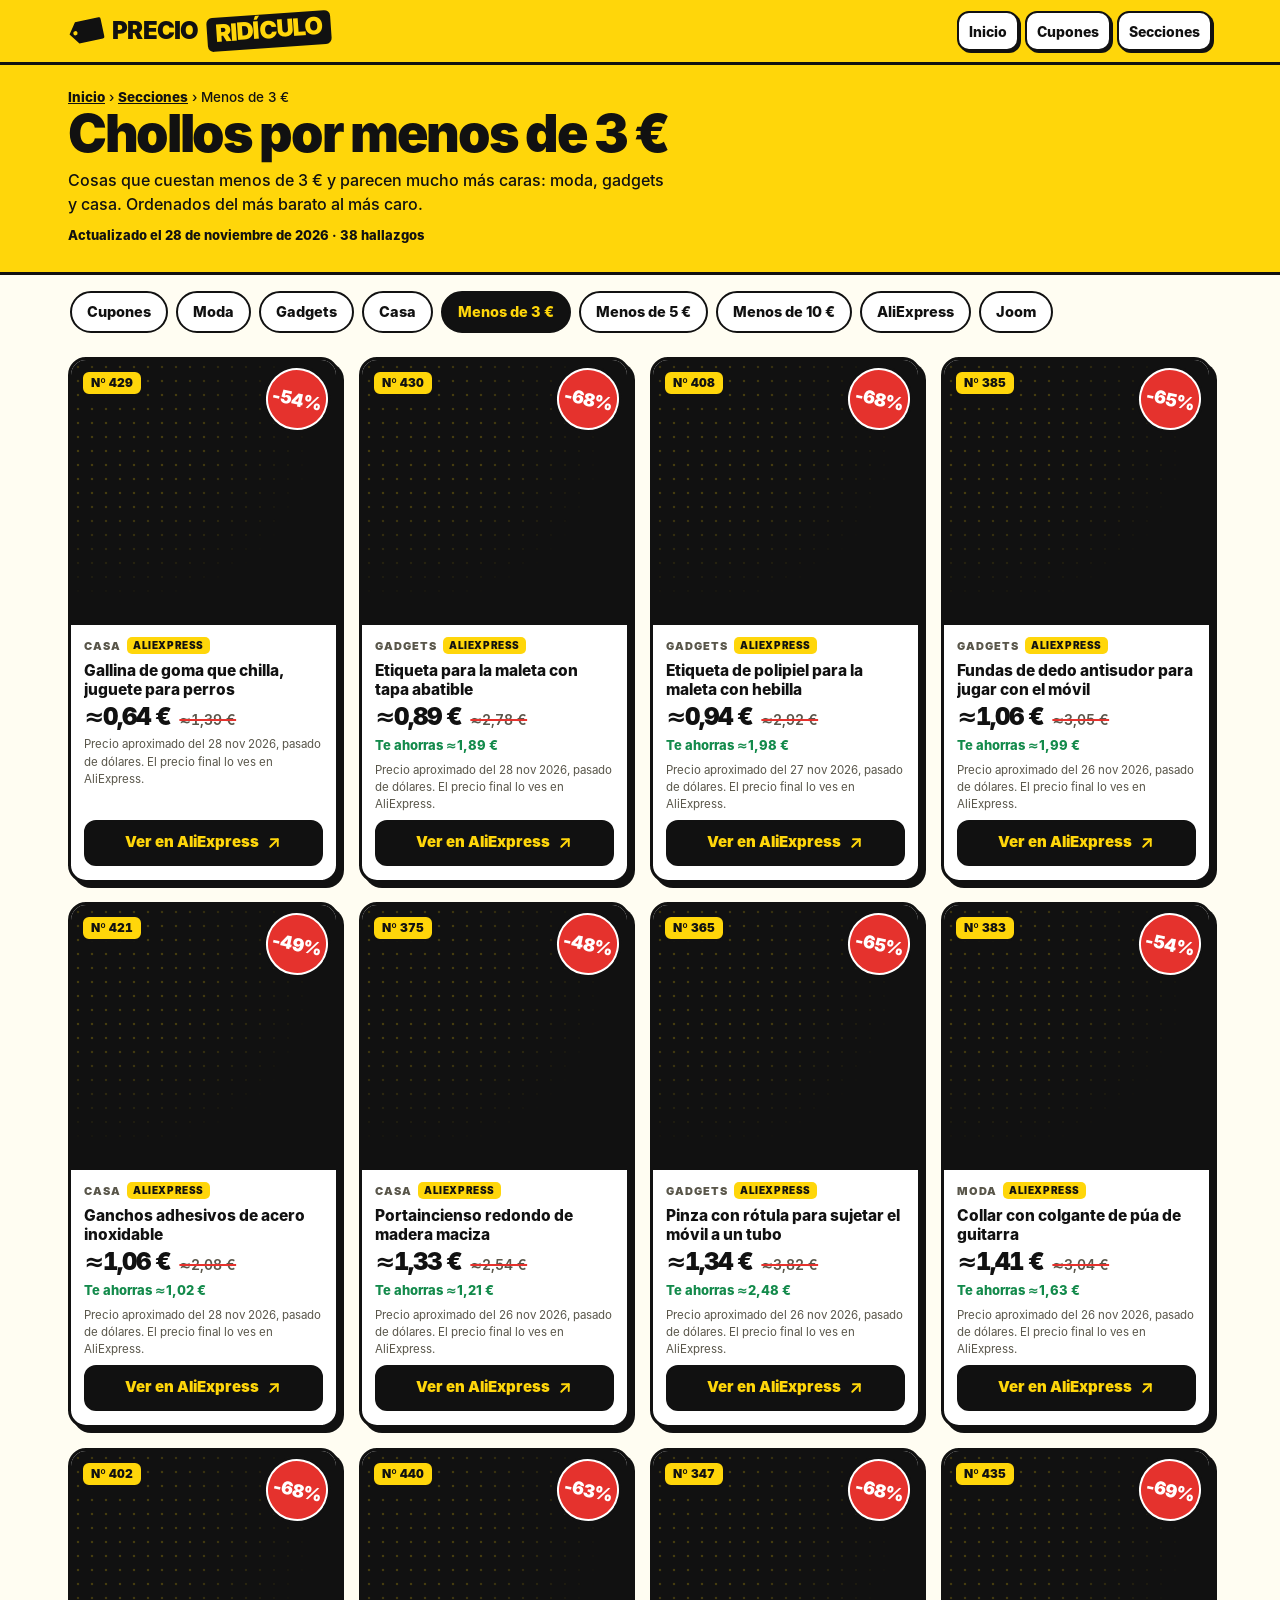
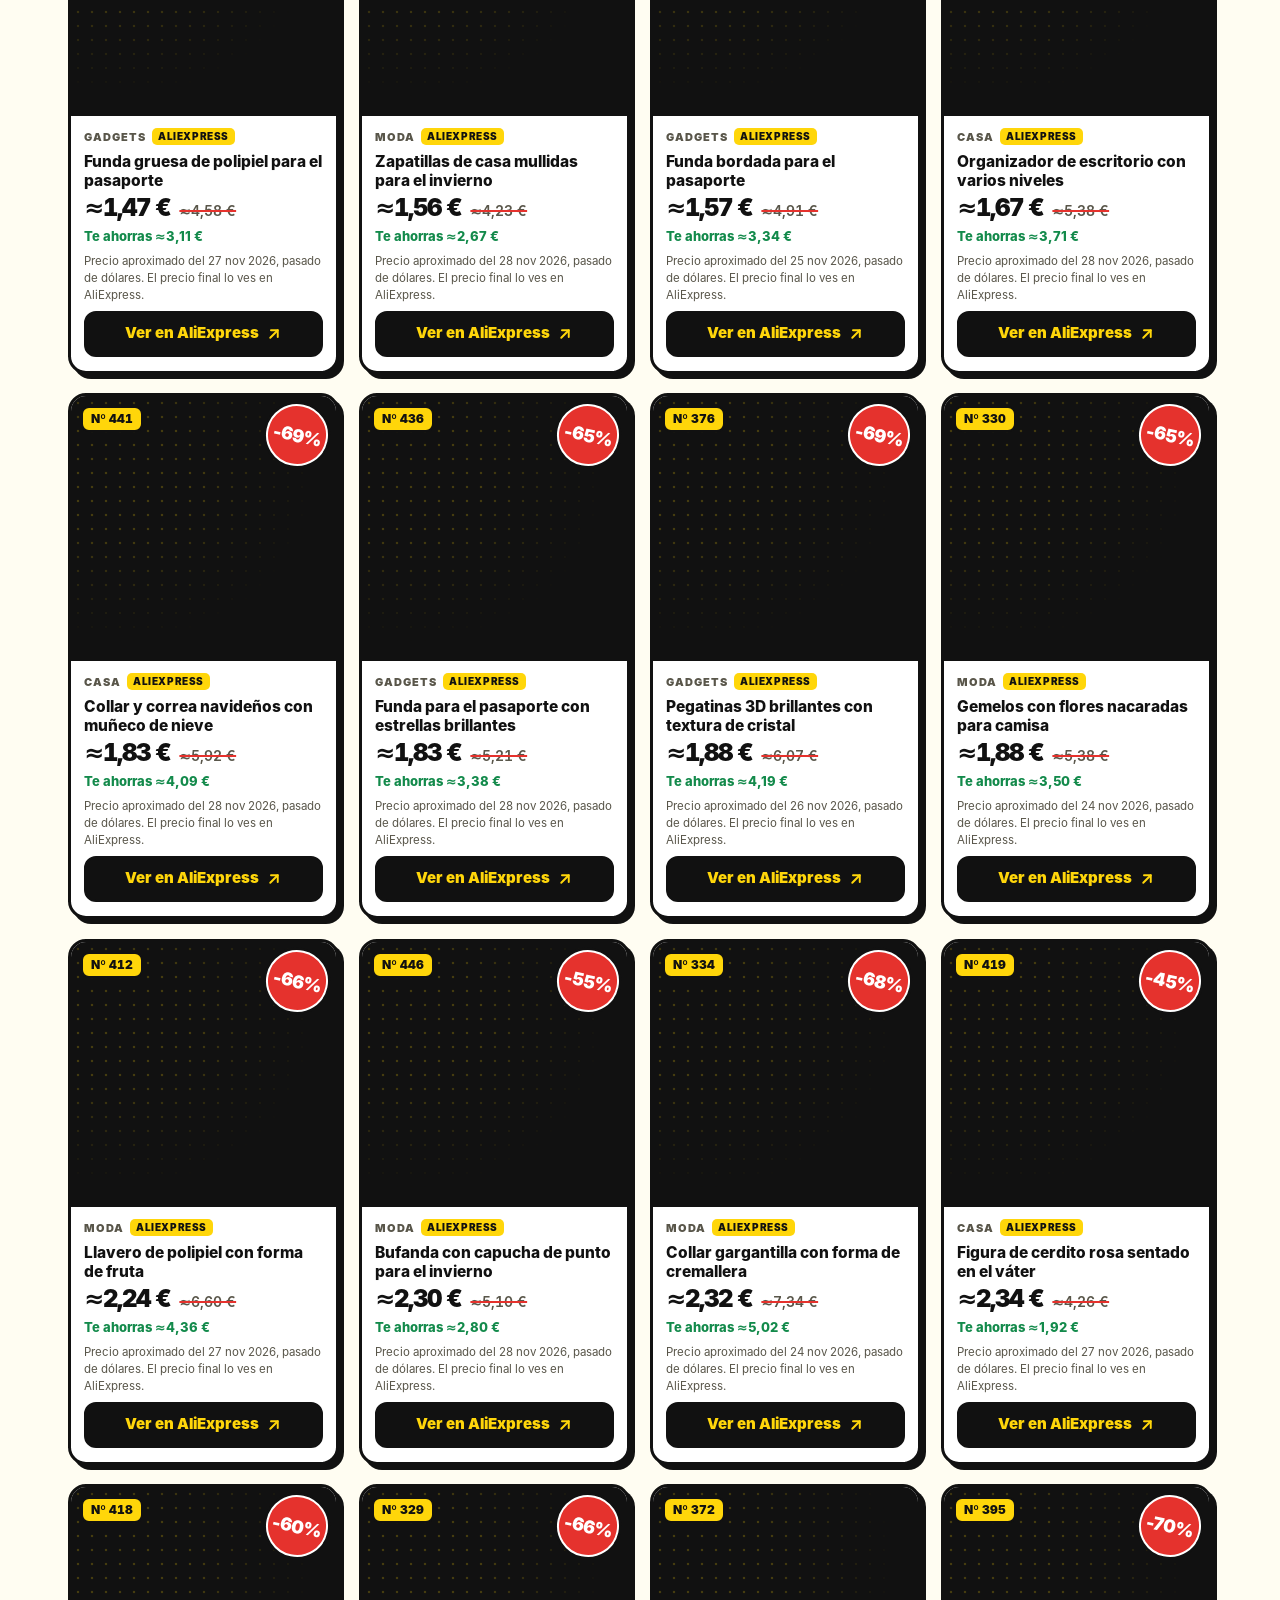
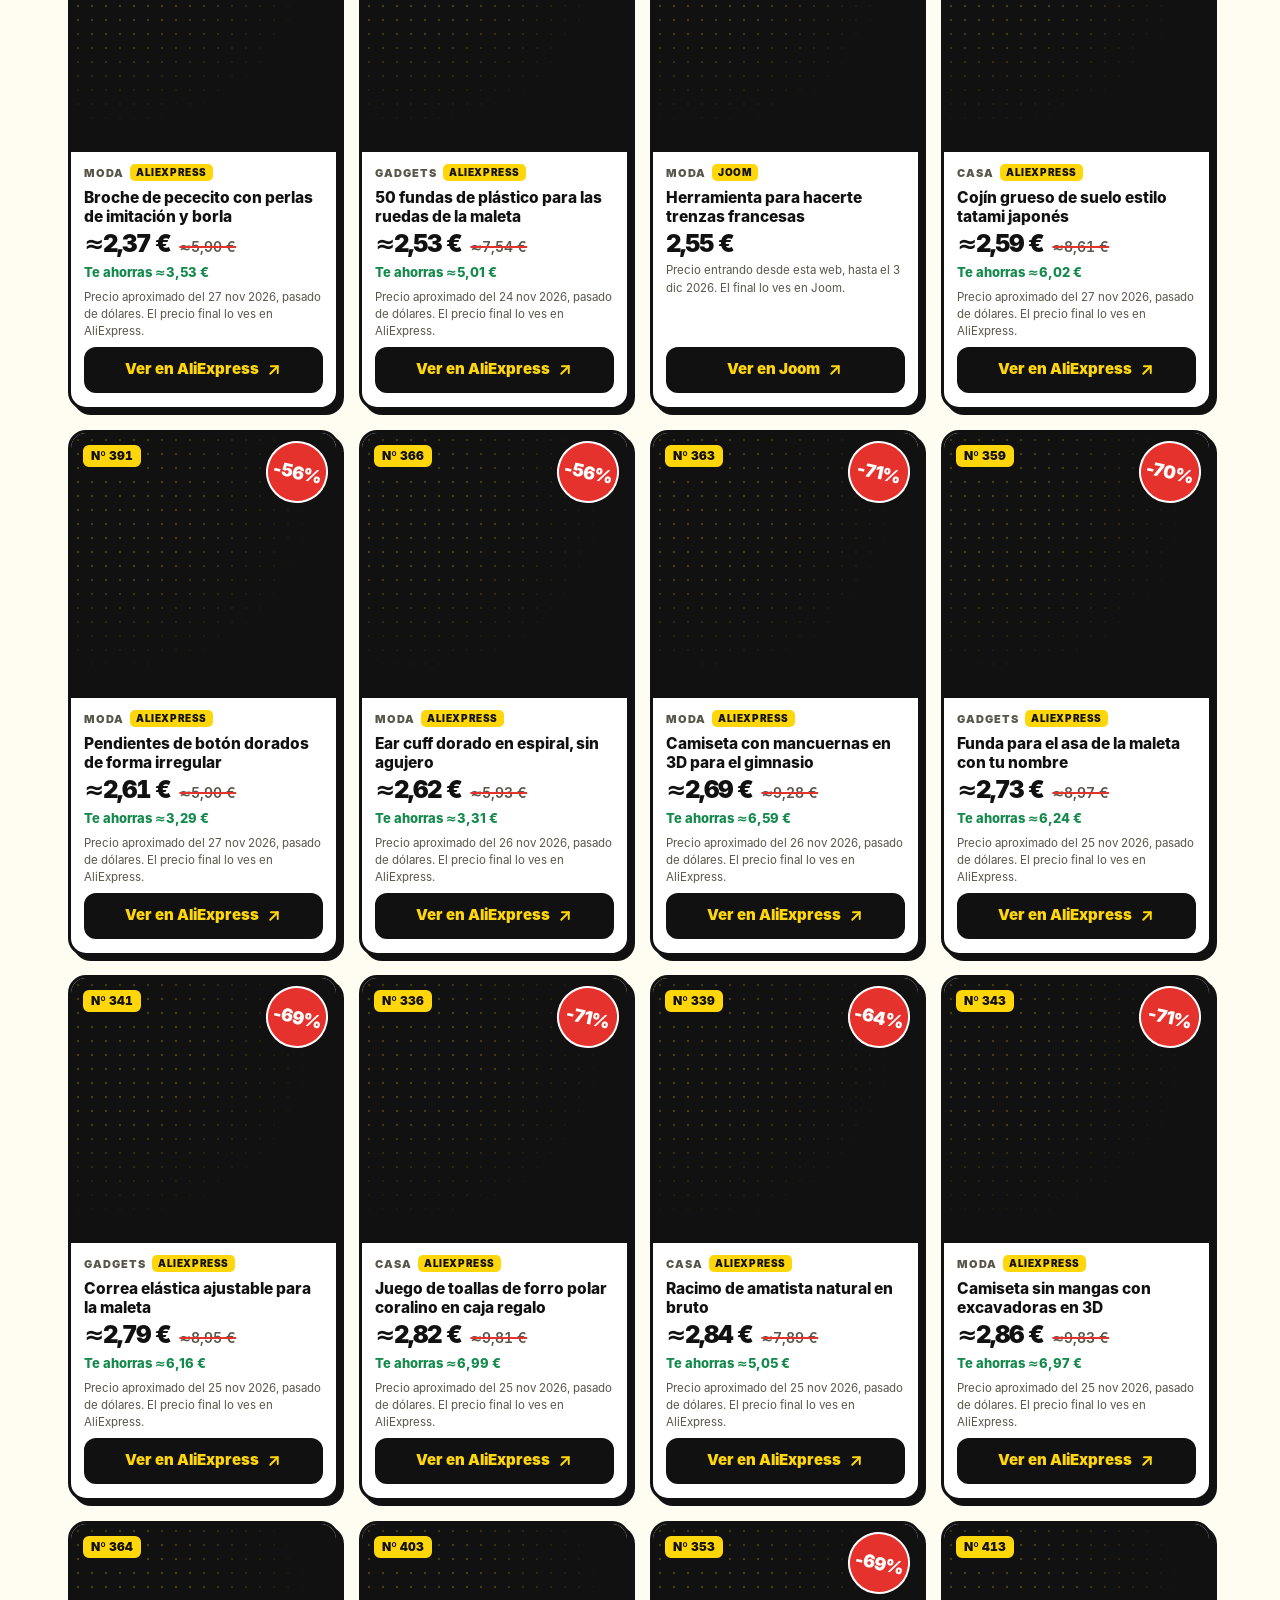
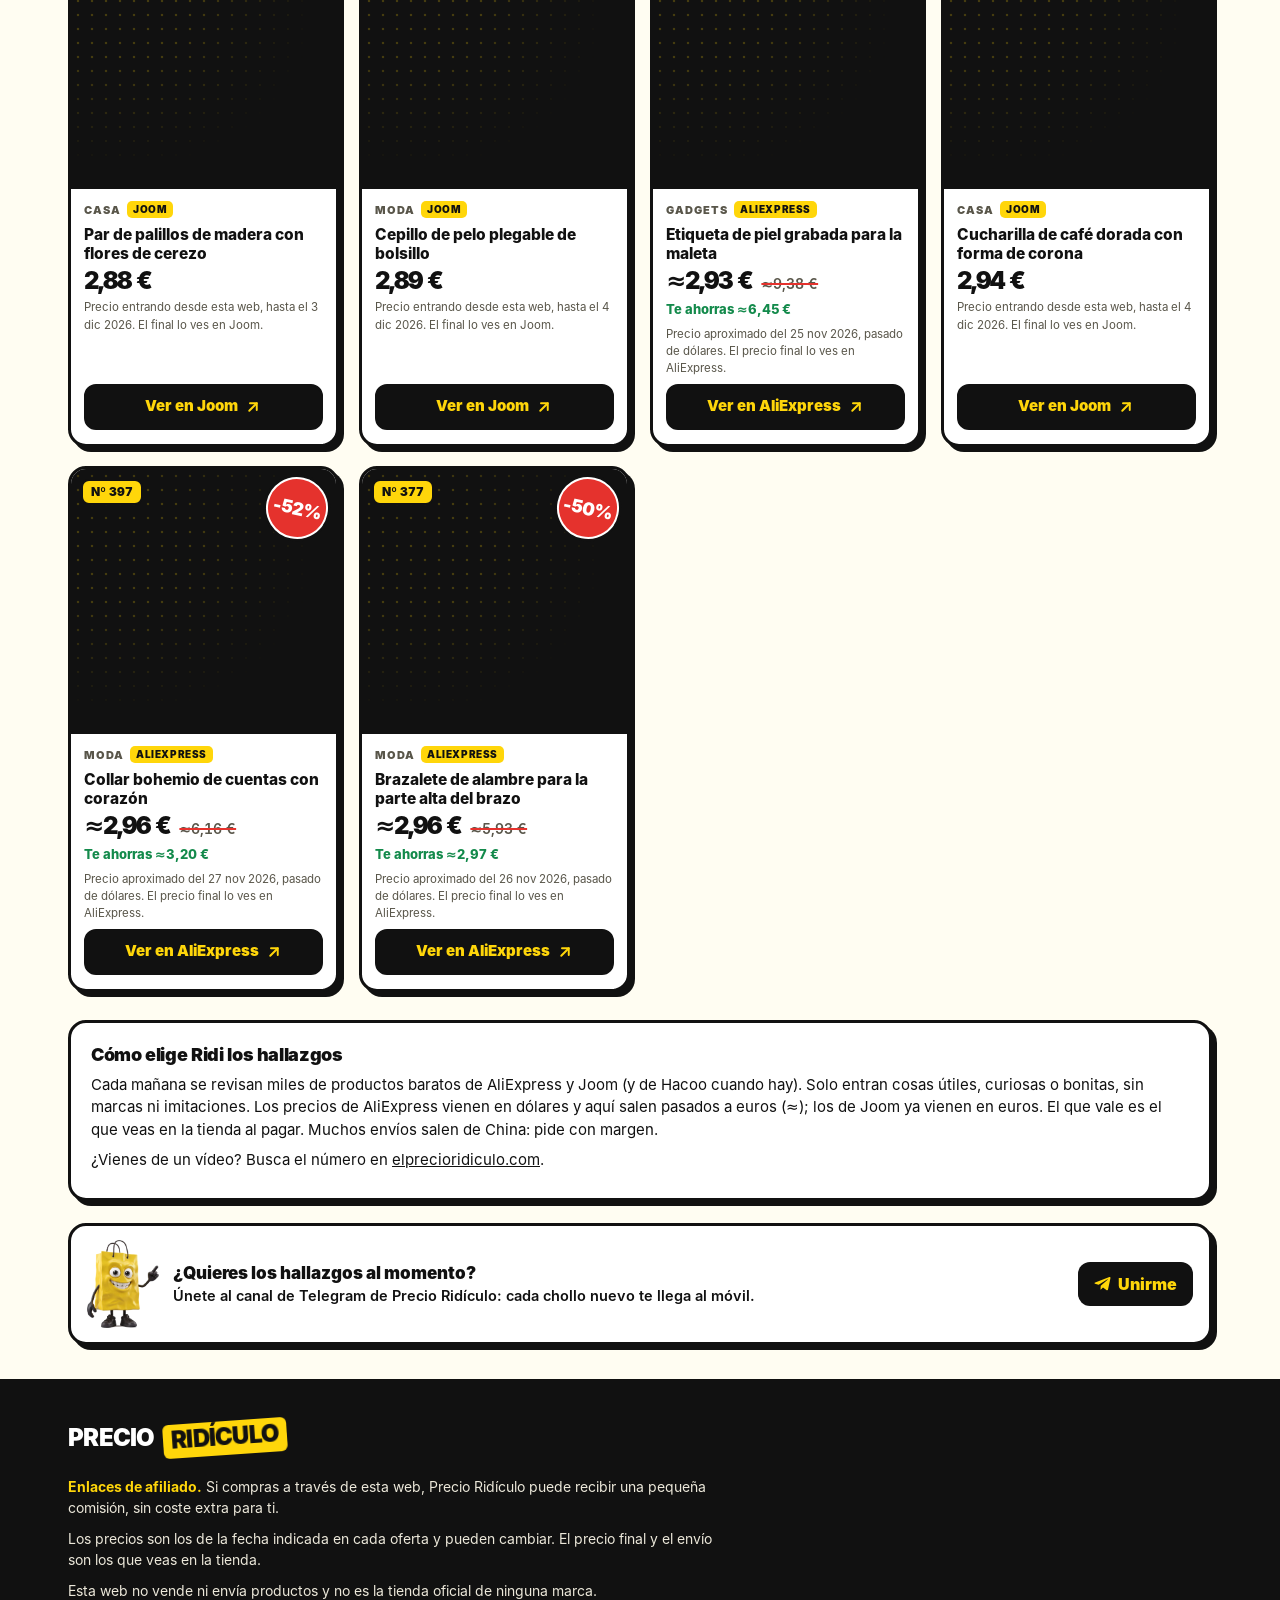
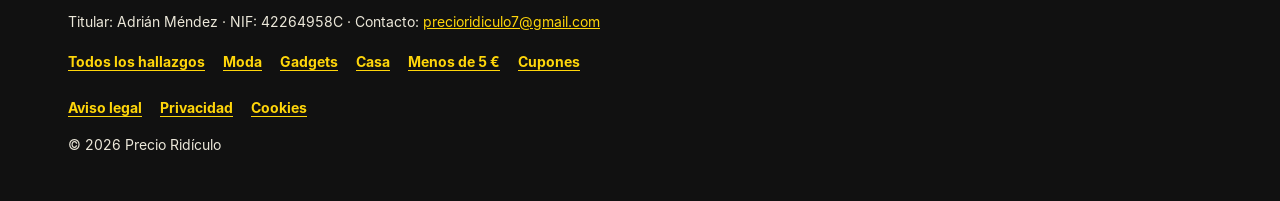
<file: ofertas/menos-de-3-euros/index.html>
<!DOCTYPE html>
<html lang="es">
<head>
<meta charset="utf-8">
<meta name="viewport" content="width=device-width, initial-scale=1, viewport-fit=cover">
<title>Chollos por menos de 3 € · Precio Ridículo</title>
<meta name="description" content="Cosas que cuestan menos de 3 € y parecen mucho más caras: moda, gadgets y casa.">
<link rel="canonical" href="https://elprecioridiculo.com/ofertas/menos-de-3-euros/">
<meta name="theme-color" content="#FFD60A">
<meta property="og:type" content="website">
<meta property="og:title" content="Chollos por menos de 3 € · Precio Ridículo">
<meta property="og:description" content="Cosas que cuestan menos de 3 € y parecen mucho más caras: moda, gadgets y casa.">
<meta property="og:image" content="https://elprecioridiculo.com/assets/web/compartir.jpg">
<meta property="og:url" content="https://elprecioridiculo.com/ofertas/menos-de-3-euros/">
<meta name="twitter:card" content="summary_large_image">
<link rel="icon" href="/assets/web/icono.png">
<link rel="apple-touch-icon" href="/assets/web/icono.png">
<link rel="stylesheet" href="/assets/web/estilo.css">
<!-- Contador de visitas de Metricool (sin cookies) -->
<script>function loadScript(a){var b=document.getElementsByTagName("head")[0],c=document.createElement("script");c.type="text/javascript",c.src="https://tracker.metricool.com/resources/be.js",c.onreadystatechange=a,c.onload=a,b.appendChild(c)}loadScript(function(){beTracker.t({hash:"264aff4a553b2930b48b16aff83f65f"})});</script>
</head>
<body>
<header class="cabecera">
  <div class="wrap">
    <a class="logo" href="/" aria-label="Precio Ridículo, ir al inicio"><svg width="36" height="24" viewBox="0 0 120 80" aria-hidden="true" style="transform:rotate(-12deg)"><path d="M30 4 H110 A6 6 0 0 1 116 10 V70 A6 6 0 0 1 110 76 H30 L4 40 Z" fill="#111111"></path><circle cx="24" cy="40" r="7" fill="#FFD60A"></circle></svg><span>PRECIO</span><span class="banda">RIDÍCULO</span></a>
    <nav class="menu menu-texto" aria-label="Menú"><a href="/">Inicio</a><a class="temporada" href="/cupones/">Cupones</a><a href="/ofertas/">Secciones</a></nav>
  </div>
</header>
<main>
  <div class="cabeza-cat"><div class="wrap"><p class="migas"><a href="/">Inicio</a> › <a href="/ofertas/">Secciones</a> › Menos de 3 €</p><h1>Chollos por menos de 3 €</h1><p>Cosas que cuestan menos de 3 € y parecen mucho más caras: moda, gadgets y casa. Ordenados del más barato al más caro.</p><p class="actualizado">Actualizado el 28 de noviembre de 2026 · 38 hallazgos</p></div></div>
  <div class="wrap"><nav class="enlaces-cat" aria-label="Secciones"><a href="/cupones/">Cupones</a><a href="/ofertas/moda/">Moda</a><a href="/ofertas/gadgets/">Gadgets</a><a href="/ofertas/casa/">Casa</a><a href="/ofertas/menos-de-3-euros/" aria-current="page">Menos de 3 €</a><a href="/ofertas/menos-de-5-euros/">Menos de 5 €</a><a href="/ofertas/menos-de-10-euros/">Menos de 10 €</a><a href="/ofertas/aliexpress/">AliExpress</a><a href="/ofertas/joom/">Joom</a></nav><div class="rejilla lista-cat"><article class="tarjeta"><a class="cartel" href="/#oferta-429" tabindex="-1" aria-hidden="true"><img class="producto" src="https://ae-pic-a1.aliexpress-media.com/kf/Sba658146229a483f8075c45d8c317a188.jpg" alt="Gallina de goma que chilla, juguete para perros" loading="lazy" onerror="this.remove()"><span class="pegatina-dto">-54%</span><span class="chapa"><span class="numero">Nº 429</span></span></a><div class="cuerpo"><span class="categoria">Casa<span class="tienda">AliExpress</span></span><h3><a href="/#oferta-429">Gallina de goma que chilla, juguete para perros</a></h3><div class="precios"><span class="precio">≈0,64 €</span><span class="antes"><span class="oculto">Antes </span>≈1,39 €</span></div><p class="nota">Precio aproximado del 28 nov 2026, pasado de dólares. El precio final lo ves en AliExpress.</p><a class="boton" href="https://rzekl.com/g/1e8d114494994f380ebb16525dc3e8/?ulp=https%3A%2F%2Fs.click.aliexpress.com%2Fdeep_link.htm%3Faff_short_key%3D_c3s1yQkJ%26dl_target_url%3Dhttps%253A%252F%252Fwww.aliexpress.com%252Fitem%252F1005012651852913.html%253Fpdp_npi%253D6%252540dis%252521USD%2525211.52%2525210.70%252521%252521%25252110.09%2525214.69%252521%2525402102f1cd17958221634375255e0d85%25252112000058969432156%252521affd%252521%252521%252521%2525211%2525210%252521%26hot_product%3D1&amp;i=5&amp;f_id=50003&amp;subid=web" target="_blank" rel="sponsored nofollow noopener">Ver en AliExpress<svg viewBox="0 0 24 24" fill="none" stroke="currentColor" stroke-width="2.6" stroke-linecap="round" stroke-linejoin="round" aria-hidden="true"><path d="M7 17 17 7"/><path d="M8 7h9v9"/></svg></a></div></article><article class="tarjeta"><a class="cartel" href="/#oferta-430" tabindex="-1" aria-hidden="true"><img class="producto" src="https://ae-pic-a1.aliexpress-media.com/kf/S20dbc9f16d8e4b369e0a256382254fc2n.jpg" alt="Etiqueta para la maleta con tapa abatible" loading="lazy" onerror="this.remove()"><span class="pegatina-dto">-68%</span><span class="chapa"><span class="numero">Nº 430</span></span></a><div class="cuerpo"><span class="categoria">Gadgets<span class="tienda">AliExpress</span></span><h3><a href="/#oferta-430">Etiqueta para la maleta con tapa abatible</a></h3><div class="precios"><span class="precio">≈0,89 €</span><span class="antes"><span class="oculto">Antes </span>≈2,78 €</span></div><p class="ahorro">Te ahorras ≈1,89 €</p><p class="nota">Precio aproximado del 28 nov 2026, pasado de dólares. El precio final lo ves en AliExpress.</p><a class="boton" href="https://rzekl.com/g/1e8d114494994f380ebb16525dc3e8/?ulp=https%3A%2F%2Fs.click.aliexpress.com%2Fdeep_link.htm%3Faff_short_key%3D_c3s1yQkJ%26dl_target_url%3Dhttps%253A%252F%252Fwww.aliexpress.com%252Fitem%252F1005013642045979.html%253Fpdp_npi%253D6%252540dis%252521USD%2525213.05%2525210.97%252521%252521%25252120.24%2525216.48%252521%2525402140da8b17958217251723724e0d31%25252112000061793738891%252521affd%252521%252521%252521%2525211%2525210%252521%26hot_product%3D0&amp;i=5&amp;f_id=50002&amp;subid=web" target="_blank" rel="sponsored nofollow noopener">Ver en AliExpress<svg viewBox="0 0 24 24" fill="none" stroke="currentColor" stroke-width="2.6" stroke-linecap="round" stroke-linejoin="round" aria-hidden="true"><path d="M7 17 17 7"/><path d="M8 7h9v9"/></svg></a></div></article><article class="tarjeta"><a class="cartel" href="/#oferta-408" tabindex="-1" aria-hidden="true"><img class="producto" src="https://ae-pic-a1.aliexpress-media.com/kf/S6e5f7fd200ae4b97884b453a93e156den.jpg" alt="Etiqueta de polipiel para la maleta con hebilla" loading="lazy" onerror="this.remove()"><span class="pegatina-dto">-68%</span><span class="chapa"><span class="numero">Nº 408</span></span></a><div class="cuerpo"><span class="categoria">Gadgets<span class="tienda">AliExpress</span></span><h3><a href="/#oferta-408">Etiqueta de polipiel para la maleta con hebilla</a></h3><div class="precios"><span class="precio">≈0,94 €</span><span class="antes"><span class="oculto">Antes </span>≈2,92 €</span></div><p class="ahorro">Te ahorras ≈1,98 €</p><p class="nota">Precio aproximado del 27 nov 2026, pasado de dólares. El precio final lo ves en AliExpress.</p><a class="boton" href="https://rzekl.com/g/1e8d114494994f380ebb16525dc3e8/?ulp=https%3A%2F%2Fs.click.aliexpress.com%2Fdeep_link.htm%3Faff_short_key%3D_c3s1yQkJ%26dl_target_url%3Dhttps%253A%252F%252Fwww.aliexpress.com%252Fitem%252F1005013646122613.html%253Fpdp_npi%253D6%252540dis%252521USD%2525213.21%2525211.03%252521%252521%25252121.24%2525216.80%252521%2525402102f1cd17956487569598100e1060%25252112000061766776712%252521affd%252521%252521%252521%2525211%2525210%252521%26hot_product%3D0&amp;i=5&amp;f_id=50002&amp;subid=web" target="_blank" rel="sponsored nofollow noopener">Ver en AliExpress<svg viewBox="0 0 24 24" fill="none" stroke="currentColor" stroke-width="2.6" stroke-linecap="round" stroke-linejoin="round" aria-hidden="true"><path d="M7 17 17 7"/><path d="M8 7h9v9"/></svg></a></div></article><article class="tarjeta"><a class="cartel" href="/#oferta-385" tabindex="-1" aria-hidden="true"><img class="producto" src="https://ae-pic-a1.aliexpress-media.com/kf/S75eec82064a1471cbbc288cc5c2391daT.jpg" alt="Fundas de dedo antisudor para jugar con el móvil" loading="lazy" onerror="this.remove()"><span class="pegatina-dto">-65%</span><span class="chapa"><span class="numero">Nº 385</span></span></a><div class="cuerpo"><span class="categoria">Gadgets<span class="tienda">AliExpress</span></span><h3><a href="/#oferta-385">Fundas de dedo antisudor para jugar con el móvil</a></h3><div class="precios"><span class="precio">≈1,06 €</span><span class="antes"><span class="oculto">Antes </span>≈3,05 €</span></div><p class="ahorro">Te ahorras ≈1,99 €</p><p class="nota">Precio aproximado del 26 nov 2026, pasado de dólares. El precio final lo ves en AliExpress.</p><a class="boton" href="https://rzekl.com/g/1e8d114494994f380ebb16525dc3e8/?ulp=https%3A%2F%2Fs.click.aliexpress.com%2Fdeep_link.htm%3Faff_short_key%3D_c3s1yQkJ%26dl_target_url%3Dhttps%253A%252F%252Fwww.aliexpress.com%252Fitem%252F1005013071143081.html%253Fpdp_npi%253D6%252540dis%252521USD%2525213.33%2525211.16%252521%252521%25252122.02%2525217.63%252521%25254021013cc617956500846793035e0dae%25252112000060175225836%252521affd%252521%252521%252521%2525211%2525210%252521%26hot_product%3D0&amp;i=5&amp;f_id=50002&amp;subid=web" target="_blank" rel="sponsored nofollow noopener">Ver en AliExpress<svg viewBox="0 0 24 24" fill="none" stroke="currentColor" stroke-width="2.6" stroke-linecap="round" stroke-linejoin="round" aria-hidden="true"><path d="M7 17 17 7"/><path d="M8 7h9v9"/></svg></a></div></article><article class="tarjeta"><a class="cartel" href="/#oferta-421" tabindex="-1" aria-hidden="true"><img class="producto" src="https://ae-pic-a1.aliexpress-media.com/kf/S91b693e983424db992a4d9e47653bb4eg.jpg" alt="Ganchos adhesivos de acero inoxidable" loading="lazy" onerror="this.remove()"><span class="pegatina-dto">-49%</span><span class="chapa"><span class="numero">Nº 421</span></span></a><div class="cuerpo"><span class="categoria">Casa<span class="tienda">AliExpress</span></span><h3><a href="/#oferta-421">Ganchos adhesivos de acero inoxidable</a></h3><div class="precios"><span class="precio">≈1,06 €</span><span class="antes"><span class="oculto">Antes </span>≈2,08 €</span></div><p class="ahorro">Te ahorras ≈1,02 €</p><p class="nota">Precio aproximado del 28 nov 2026, pasado de dólares. El precio final lo ves en AliExpress.</p><a class="boton" href="https://rzekl.com/g/1e8d114494994f380ebb16525dc3e8/?ulp=https%3A%2F%2Fs.click.aliexpress.com%2Fdeep_link.htm%3Faff_short_key%3D_c3s1yQkJ%26dl_target_url%3Dhttps%253A%252F%252Fwww.aliexpress.com%252Fitem%252F1005012726314131.html%253Fpdp_npi%253D6%252540dis%252521USD%2525212.28%2525211.16%252521%252521%25252115.09%2525217.70%252521%25254021013cc017958232900857350e0d2f%25252112000059142129338%252521affd%252521%252521%252521%2525211%2525210%252521%26hot_product%3D1&amp;i=5&amp;f_id=50003&amp;subid=web" target="_blank" rel="sponsored nofollow noopener">Ver en AliExpress<svg viewBox="0 0 24 24" fill="none" stroke="currentColor" stroke-width="2.6" stroke-linecap="round" stroke-linejoin="round" aria-hidden="true"><path d="M7 17 17 7"/><path d="M8 7h9v9"/></svg></a></div></article><article class="tarjeta"><a class="cartel" href="/#oferta-375" tabindex="-1" aria-hidden="true"><img class="producto" src="https://ae-pic-a1.aliexpress-media.com/kf/Sd1566e5a25f94003b0aff2607a50f4ece.jpg" alt="Portaincienso redondo de madera maciza" loading="lazy" onerror="this.remove()"><span class="pegatina-dto">-48%</span><span class="chapa"><span class="numero">Nº 375</span></span></a><div class="cuerpo"><span class="categoria">Casa<span class="tienda">AliExpress</span></span><h3><a href="/#oferta-375">Portaincienso redondo de madera maciza</a></h3><div class="precios"><span class="precio">≈1,33 €</span><span class="antes"><span class="oculto">Antes </span>≈2,54 €</span></div><p class="ahorro">Te ahorras ≈1,21 €</p><p class="nota">Precio aproximado del 26 nov 2026, pasado de dólares. El precio final lo ves en AliExpress.</p><a class="boton" href="https://rzekl.com/g/1e8d114494994f380ebb16525dc3e8/?ulp=https%3A%2F%2Fs.click.aliexpress.com%2Fdeep_link.htm%3Faff_short_key%3D_c3s1yQkJ%26dl_target_url%3Dhttps%253A%252F%252Fwww.aliexpress.com%252Fitem%252F1005012170481101.html%253Fpdp_npi%253D6%252540dis%252521USD%2525212.78%2525211.45%252521%252521%25252118.40%2525219.57%252521%2525402140f88817956446394876175e0e31%25252112000057674729918%252521affd%252521%252521%252521%2525211%2525210%252521%26hot_product%3D1&amp;i=5&amp;f_id=50003&amp;subid=web" target="_blank" rel="sponsored nofollow noopener">Ver en AliExpress<svg viewBox="0 0 24 24" fill="none" stroke="currentColor" stroke-width="2.6" stroke-linecap="round" stroke-linejoin="round" aria-hidden="true"><path d="M7 17 17 7"/><path d="M8 7h9v9"/></svg></a></div></article><article class="tarjeta"><a class="cartel" href="/#oferta-365" tabindex="-1" aria-hidden="true"><img class="producto" src="https://ae-pic-a1.aliexpress-media.com/kf/S4559828bb0204f42976d6fc28ab036ac7.jpg" alt="Pinza con rótula para sujetar el móvil a un tubo" loading="lazy" onerror="this.remove()"><span class="pegatina-dto">-65%</span><span class="chapa"><span class="numero">Nº 365</span></span></a><div class="cuerpo"><span class="categoria">Gadgets<span class="tienda">AliExpress</span></span><h3><a href="/#oferta-365">Pinza con rótula para sujetar el móvil a un tubo</a></h3><div class="precios"><span class="precio">≈1,34 €</span><span class="antes"><span class="oculto">Antes </span>≈3,82 €</span></div><p class="ahorro">Te ahorras ≈2,48 €</p><p class="nota">Precio aproximado del 26 nov 2026, pasado de dólares. El precio final lo ves en AliExpress.</p><a class="boton" href="https://rzekl.com/g/1e8d114494994f380ebb16525dc3e8/?ulp=https%3A%2F%2Fs.click.aliexpress.com%2Fdeep_link.htm%3Faff_short_key%3D_c3s1yQkJ%26dl_target_url%3Dhttps%253A%252F%252Fwww.aliexpress.com%252Fitem%252F1005013141710797.html%253Fpdp_npi%253D6%252540dis%252521USD%2525214.18%2525211.46%252521%252521%25252127.71%2525219.70%252521%252540210152bd17956502440243275e0fce%25252112000060372932616%252521affd%252521%252521%252521%2525211%2525210%252521%26hot_product%3D0&amp;i=5&amp;f_id=50002&amp;subid=web" target="_blank" rel="sponsored nofollow noopener">Ver en AliExpress<svg viewBox="0 0 24 24" fill="none" stroke="currentColor" stroke-width="2.6" stroke-linecap="round" stroke-linejoin="round" aria-hidden="true"><path d="M7 17 17 7"/><path d="M8 7h9v9"/></svg></a></div></article><article class="tarjeta"><a class="cartel" href="/#oferta-383" tabindex="-1" aria-hidden="true"><img class="producto" src="https://ae-pic-a1.aliexpress-media.com/kf/S97a23b31bab44893986dd9b2d6038a45O.jpg" alt="Collar con colgante de púa de guitarra" loading="lazy" onerror="this.remove()"><span class="pegatina-dto">-54%</span><span class="chapa"><span class="numero">Nº 383</span></span></a><div class="cuerpo"><span class="categoria">Moda<span class="tienda">AliExpress</span></span><h3><a href="/#oferta-383">Collar con colgante de púa de guitarra</a></h3><div class="precios"><span class="precio">≈1,41 €</span><span class="antes"><span class="oculto">Antes </span>≈3,04 €</span></div><p class="ahorro">Te ahorras ≈1,63 €</p><p class="nota">Precio aproximado del 26 nov 2026, pasado de dólares. El precio final lo ves en AliExpress.</p><a class="boton" href="https://rzekl.com/g/1e8d114494994f380ebb16525dc3e8/?ulp=https%3A%2F%2Fs.click.aliexpress.com%2Fdeep_link.htm%3Faff_short_key%3D_c3s1yQkJ%26dl_target_url%3Dhttps%253A%252F%252Fwww.aliexpress.com%252Fitem%252F1005013144117068.html%253Fpdp_npi%253D6%252540dis%252521USD%2525213.32%2525211.54%252521%252521%25252122.00%25252110.24%252521%2525402151fca717956463053646812e0cf9%25252112000060358139188%252521affd%252521%252521%252521%2525211%2525210%252521%26hot_product%3D1&amp;i=5&amp;f_id=50003&amp;subid=web" target="_blank" rel="sponsored nofollow noopener">Ver en AliExpress<svg viewBox="0 0 24 24" fill="none" stroke="currentColor" stroke-width="2.6" stroke-linecap="round" stroke-linejoin="round" aria-hidden="true"><path d="M7 17 17 7"/><path d="M8 7h9v9"/></svg></a></div></article><article class="tarjeta"><a class="cartel" href="/#oferta-402" tabindex="-1" aria-hidden="true"><img class="producto" src="https://ae-pic-a1.aliexpress-media.com/kf/Sf8797ee8c2fb462b8a1199cffc94f1d8u.jpg" alt="Funda gruesa de polipiel para el pasaporte" loading="lazy" onerror="this.remove()"><span class="pegatina-dto">-68%</span><span class="chapa"><span class="numero">Nº 402</span></span></a><div class="cuerpo"><span class="categoria">Gadgets<span class="tienda">AliExpress</span></span><h3><a href="/#oferta-402">Funda gruesa de polipiel para el pasaporte</a></h3><div class="precios"><span class="precio">≈1,47 €</span><span class="antes"><span class="oculto">Antes </span>≈4,58 €</span></div><p class="ahorro">Te ahorras ≈3,11 €</p><p class="nota">Precio aproximado del 27 nov 2026, pasado de dólares. El precio final lo ves en AliExpress.</p><a class="boton" href="https://rzekl.com/g/1e8d114494994f380ebb16525dc3e8/?ulp=https%3A%2F%2Fs.click.aliexpress.com%2Fdeep_link.htm%3Faff_short_key%3D_c3s1yQkJ%26dl_target_url%3Dhttps%253A%252F%252Fwww.aliexpress.com%252Fitem%252F1005013670094617.html%253Fpdp_npi%253D6%252540dis%252521USD%2525215.03%2525211.61%252521%252521%25252133.31%25252110.66%252521%252540210152bd17956488663872432e1094%25252112000061838828531%252521affd%252521%252521%252521%2525211%2525210%252521%26hot_product%3D0&amp;i=5&amp;f_id=50002&amp;subid=web" target="_blank" rel="sponsored nofollow noopener">Ver en AliExpress<svg viewBox="0 0 24 24" fill="none" stroke="currentColor" stroke-width="2.6" stroke-linecap="round" stroke-linejoin="round" aria-hidden="true"><path d="M7 17 17 7"/><path d="M8 7h9v9"/></svg></a></div></article><article class="tarjeta"><a class="cartel" href="/#oferta-440" tabindex="-1" aria-hidden="true"><img class="producto" src="https://ae-pic-a1.aliexpress-media.com/kf/S3dd464aee91145e1b211c07c5d64bb1d6.jpg" alt="Zapatillas de casa mullidas para el invierno" loading="lazy" onerror="this.remove()"><span class="pegatina-dto">-63%</span><span class="chapa"><span class="numero">Nº 440</span></span></a><div class="cuerpo"><span class="categoria">Moda<span class="tienda">AliExpress</span></span><h3><a href="/#oferta-440">Zapatillas de casa mullidas para el invierno</a></h3><div class="precios"><span class="precio">≈1,56 €</span><span class="antes"><span class="oculto">Antes </span>≈4,23 €</span></div><p class="ahorro">Te ahorras ≈2,67 €</p><p class="nota">Precio aproximado del 28 nov 2026, pasado de dólares. El precio final lo ves en AliExpress.</p><a class="boton" href="https://rzekl.com/g/1e8d114494994f380ebb16525dc3e8/?ulp=https%3A%2F%2Fs.click.aliexpress.com%2Fdeep_link.htm%3Faff_short_key%3D_c3s1yQkJ%26dl_target_url%3Dhttps%253A%252F%252Fwww.aliexpress.com%252Fitem%252F1005007420198328.html%253Fpdp_npi%253D6%252540dis%252521USD%2525214.64%2525211.71%252521%252521%25252130.78%25252111.39%252521%2525402102f1cd17958224409021329e0fdc%25252112000040677287291%252521affd%252521%252521%252521%2525211%2525210%252521%26hot_product%3D1&amp;i=5&amp;f_id=50003&amp;subid=web" target="_blank" rel="sponsored nofollow noopener">Ver en AliExpress<svg viewBox="0 0 24 24" fill="none" stroke="currentColor" stroke-width="2.6" stroke-linecap="round" stroke-linejoin="round" aria-hidden="true"><path d="M7 17 17 7"/><path d="M8 7h9v9"/></svg></a></div></article><article class="tarjeta"><a class="cartel" href="/#oferta-347" tabindex="-1" aria-hidden="true"><img class="producto" src="https://ae-pic-a1.aliexpress-media.com/kf/S5817d66e0c29480298380d53cab255e7v.jpg" alt="Funda bordada para el pasaporte" loading="lazy" onerror="this.remove()"><span class="pegatina-dto">-68%</span><span class="chapa"><span class="numero">Nº 347</span></span></a><div class="cuerpo"><span class="categoria">Gadgets<span class="tienda">AliExpress</span></span><h3><a href="/#oferta-347">Funda bordada para el pasaporte</a></h3><div class="precios"><span class="precio">≈1,57 €</span><span class="antes"><span class="oculto">Antes </span>≈4,91 €</span></div><p class="ahorro">Te ahorras ≈3,34 €</p><p class="nota">Precio aproximado del 25 nov 2026, pasado de dólares. El precio final lo ves en AliExpress.</p><a class="boton" href="https://rzekl.com/g/1e8d114494994f380ebb16525dc3e8/?ulp=https%3A%2F%2Fs.click.aliexpress.com%2Fdeep_link.htm%3Faff_short_key%3D_c3s1yQkJ%26dl_target_url%3Dhttps%253A%252F%252Fwww.aliexpress.com%252Fitem%252F1005013575912527.html%253Fpdp_npi%253D6%252540dis%252521USD%2525215.38%2525211.72%252521%252521%25252135.72%25252111.43%252521%25254021013cc017954760569883173e0ccd%25252112000061535226705%252521affd%252521%252521%252521%2525211%2525210%252521%26hot_product%3D0&amp;i=5&amp;f_id=50002&amp;subid=web" target="_blank" rel="sponsored nofollow noopener">Ver en AliExpress<svg viewBox="0 0 24 24" fill="none" stroke="currentColor" stroke-width="2.6" stroke-linecap="round" stroke-linejoin="round" aria-hidden="true"><path d="M7 17 17 7"/><path d="M8 7h9v9"/></svg></a></div></article><article class="tarjeta"><a class="cartel" href="/#oferta-435" tabindex="-1" aria-hidden="true"><img class="producto" src="https://ae-pic-a1.aliexpress-media.com/kf/S59719c1f44964feca0f9006bf8499509x.jpg" alt="Organizador de escritorio con varios niveles" loading="lazy" onerror="this.remove()"><span class="pegatina-dto">-69%</span><span class="chapa"><span class="numero">Nº 435</span></span></a><div class="cuerpo"><span class="categoria">Casa<span class="tienda">AliExpress</span></span><h3><a href="/#oferta-435">Organizador de escritorio con varios niveles</a></h3><div class="precios"><span class="precio">≈1,67 €</span><span class="antes"><span class="oculto">Antes </span>≈5,38 €</span></div><p class="ahorro">Te ahorras ≈3,71 €</p><p class="nota">Precio aproximado del 28 nov 2026, pasado de dólares. El precio final lo ves en AliExpress.</p><a class="boton" href="https://rzekl.com/g/1e8d114494994f380ebb16525dc3e8/?ulp=https%3A%2F%2Fs.click.aliexpress.com%2Fdeep_link.htm%3Faff_short_key%3D_c3s1yQkJ%26dl_target_url%3Dhttps%253A%252F%252Fwww.aliexpress.com%252Fitem%252F1005013601669705.html%253Fpdp_npi%253D6%252540dis%252521USD%2525215.89%2525211.83%252521%252521%25252139.00%25252112.09%252521%2525402140f88817958233379494262e1020%25252112000061653434456%252521affd%252521%252521%252521%2525211%2525210%252521%26hot_product%3D1&amp;i=5&amp;f_id=50003&amp;subid=web" target="_blank" rel="sponsored nofollow noopener">Ver en AliExpress<svg viewBox="0 0 24 24" fill="none" stroke="currentColor" stroke-width="2.6" stroke-linecap="round" stroke-linejoin="round" aria-hidden="true"><path d="M7 17 17 7"/><path d="M8 7h9v9"/></svg></a></div></article><article class="tarjeta"><a class="cartel" href="/#oferta-441" tabindex="-1" aria-hidden="true"><img class="producto" src="https://ae-pic-a1.aliexpress-media.com/kf/Sb8b95a412fa247dd8aa5aa9a512f9e14N.jpg" alt="Collar y correa navideños con muñeco de nieve" loading="lazy" onerror="this.remove()"><span class="pegatina-dto">-69%</span><span class="chapa"><span class="numero">Nº 441</span></span></a><div class="cuerpo"><span class="categoria">Casa<span class="tienda">AliExpress</span></span><h3><a href="/#oferta-441">Collar y correa navideños con muñeco de nieve</a></h3><div class="precios"><span class="precio">≈1,83 €</span><span class="antes"><span class="oculto">Antes </span>≈5,92 €</span></div><p class="ahorro">Te ahorras ≈4,09 €</p><p class="nota">Precio aproximado del 28 nov 2026, pasado de dólares. El precio final lo ves en AliExpress.</p><a class="boton" href="https://rzekl.com/g/1e8d114494994f380ebb16525dc3e8/?ulp=https%3A%2F%2Fs.click.aliexpress.com%2Fdeep_link.htm%3Faff_short_key%3D_c3s1yQkJ%26dl_target_url%3Dhttps%253A%252F%252Fwww.aliexpress.com%252Fitem%252F1005013601575625.html%253Fpdp_npi%253D6%252540dis%252521USD%2525216.49%2525212.01%252521%252521%25252143.00%25252113.33%252521%2525402140d36117958222564752151e0e65%25252112000061653294533%252521affd%252521%252521%252521%2525211%2525210%252521%26hot_product%3D1&amp;i=5&amp;f_id=50003&amp;subid=web" target="_blank" rel="sponsored nofollow noopener">Ver en AliExpress<svg viewBox="0 0 24 24" fill="none" stroke="currentColor" stroke-width="2.6" stroke-linecap="round" stroke-linejoin="round" aria-hidden="true"><path d="M7 17 17 7"/><path d="M8 7h9v9"/></svg></a></div></article><article class="tarjeta"><a class="cartel" href="/#oferta-436" tabindex="-1" aria-hidden="true"><img class="producto" src="https://ae-pic-a1.aliexpress-media.com/kf/Sec24692d3ba84b338f623c3e2ad30f8fE.jpg" alt="Funda para el pasaporte con estrellas brillantes" loading="lazy" onerror="this.remove()"><span class="pegatina-dto">-65%</span><span class="chapa"><span class="numero">Nº 436</span></span></a><div class="cuerpo"><span class="categoria">Gadgets<span class="tienda">AliExpress</span></span><h3><a href="/#oferta-436">Funda para el pasaporte con estrellas brillantes</a></h3><div class="precios"><span class="precio">≈1,83 €</span><span class="antes"><span class="oculto">Antes </span>≈5,21 €</span></div><p class="ahorro">Te ahorras ≈3,38 €</p><p class="nota">Precio aproximado del 28 nov 2026, pasado de dólares. El precio final lo ves en AliExpress.</p><a class="boton" href="https://rzekl.com/g/1e8d114494994f380ebb16525dc3e8/?ulp=https%3A%2F%2Fs.click.aliexpress.com%2Fdeep_link.htm%3Faff_short_key%3D_c3s1yQkJ%26dl_target_url%3Dhttps%253A%252F%252Fwww.aliexpress.com%252Fitem%252F1005013312655267.html%253Fpdp_npi%253D6%252540dis%252521USD%2525215.71%2525212.00%252521%252521%25252137.86%25252113.25%252521%2525402140d36217958216755568399e0f7b%25252112000060800053596%252521affd%252521%252521%252521%2525211%2525210%252521%26hot_product%3D0&amp;i=5&amp;f_id=50002&amp;subid=web" target="_blank" rel="sponsored nofollow noopener">Ver en AliExpress<svg viewBox="0 0 24 24" fill="none" stroke="currentColor" stroke-width="2.6" stroke-linecap="round" stroke-linejoin="round" aria-hidden="true"><path d="M7 17 17 7"/><path d="M8 7h9v9"/></svg></a></div></article><article class="tarjeta"><a class="cartel" href="/#oferta-376" tabindex="-1" aria-hidden="true"><img class="producto" src="https://ae-pic-a1.aliexpress-media.com/kf/S513789ee31ec457a8af1dceaae2727005.jpg" alt="Pegatinas 3D brillantes con textura de cristal" loading="lazy" onerror="this.remove()"><span class="pegatina-dto">-69%</span><span class="chapa"><span class="numero">Nº 376</span></span></a><div class="cuerpo"><span class="categoria">Gadgets<span class="tienda">AliExpress</span></span><h3><a href="/#oferta-376">Pegatinas 3D brillantes con textura de cristal</a></h3><div class="precios"><span class="precio">≈1,88 €</span><span class="antes"><span class="oculto">Antes </span>≈6,07 €</span></div><p class="ahorro">Te ahorras ≈4,19 €</p><p class="nota">Precio aproximado del 26 nov 2026, pasado de dólares. El precio final lo ves en AliExpress.</p><a class="boton" href="https://rzekl.com/g/1e8d114494994f380ebb16525dc3e8/?ulp=https%3A%2F%2Fs.click.aliexpress.com%2Fdeep_link.htm%3Faff_short_key%3D_c3s1yQkJ%26dl_target_url%3Dhttps%253A%252F%252Fwww.aliexpress.com%252Fitem%252F1005010400139422.html%253Fpdp_npi%253D6%252540dis%252521USD%2525216.64%2525212.06%252521%252521%2525216.64%2525212.06%252521%252540212a7b8d17956503033304739e0cb3%25252112000052283916535%252521affd%252521%252521%252521%2525211%2525210%252521%26hot_product%3D0&amp;i=5&amp;f_id=50002&amp;subid=web" target="_blank" rel="sponsored nofollow noopener">Ver en AliExpress<svg viewBox="0 0 24 24" fill="none" stroke="currentColor" stroke-width="2.6" stroke-linecap="round" stroke-linejoin="round" aria-hidden="true"><path d="M7 17 17 7"/><path d="M8 7h9v9"/></svg></a></div></article><article class="tarjeta"><a class="cartel" href="/#oferta-330" tabindex="-1" aria-hidden="true"><img class="producto" src="https://ae-pic-a1.aliexpress-media.com/kf/S8f61e3667618401488b79dc08f794580i.jpg" alt="Gemelos con flores nacaradas para camisa" loading="lazy" onerror="this.remove()"><span class="pegatina-dto">-65%</span><span class="chapa"><span class="numero">Nº 330</span></span></a><div class="cuerpo"><span class="categoria">Moda<span class="tienda">AliExpress</span></span><h3><a href="/#oferta-330">Gemelos con flores nacaradas para camisa</a></h3><div class="precios"><span class="precio">≈1,88 €</span><span class="antes"><span class="oculto">Antes </span>≈5,38 €</span></div><p class="ahorro">Te ahorras ≈3,50 €</p><p class="nota">Precio aproximado del 24 nov 2026, pasado de dólares. El precio final lo ves en AliExpress.</p><a class="boton" href="https://rzekl.com/g/1e8d114494994f380ebb16525dc3e8/?ulp=https%3A%2F%2Fs.click.aliexpress.com%2Fdeep_link.htm%3Faff_short_key%3D_c3s1yQkJ%26dl_target_url%3Dhttps%253A%252F%252Fwww.aliexpress.com%252Fitem%252F1005010202564032.html%253Fpdp_npi%253D6%252540dis%252521USD%2525215.89%2525212.06%252521%252521%25252139.14%25252113.70%252521%2525402151fce817954724757541922e0d23%25252112000057447765833%252521affd%252521%252521%252521%2525211%2525210%252521%26hot_product%3D1&amp;i=5&amp;f_id=50003&amp;subid=web" target="_blank" rel="sponsored nofollow noopener">Ver en AliExpress<svg viewBox="0 0 24 24" fill="none" stroke="currentColor" stroke-width="2.6" stroke-linecap="round" stroke-linejoin="round" aria-hidden="true"><path d="M7 17 17 7"/><path d="M8 7h9v9"/></svg></a></div></article><article class="tarjeta"><a class="cartel" href="/#oferta-412" tabindex="-1" aria-hidden="true"><img class="producto" src="https://ae-pic-a1.aliexpress-media.com/kf/S32470d0f8a21434897de9ba2e1979ca20.jpg" alt="Llavero de polipiel con forma de fruta" loading="lazy" onerror="this.remove()"><span class="pegatina-dto">-66%</span><span class="chapa"><span class="numero">Nº 412</span></span></a><div class="cuerpo"><span class="categoria">Moda<span class="tienda">AliExpress</span></span><h3><a href="/#oferta-412">Llavero de polipiel con forma de fruta</a></h3><div class="precios"><span class="precio">≈2,24 €</span><span class="antes"><span class="oculto">Antes </span>≈6,60 €</span></div><p class="ahorro">Te ahorras ≈4,36 €</p><p class="nota">Precio aproximado del 27 nov 2026, pasado de dólares. El precio final lo ves en AliExpress.</p><a class="boton" href="https://rzekl.com/g/1e8d114494994f380ebb16525dc3e8/?ulp=https%3A%2F%2Fs.click.aliexpress.com%2Fdeep_link.htm%3Faff_short_key%3D_c3s1yQkJ%26dl_target_url%3Dhttps%253A%252F%252Fwww.aliexpress.com%252Fitem%252F1005010589984040.html%253Fpdp_npi%253D6%252540dis%252521USD%2525217.24%2525212.46%252521%252521%25252148.00%25252116.32%252521%2525402140da8b17957322262392417e0d52%25252112000052912254529%252521affd%252521%252521%252521%2525211%2525210%252521%26hot_product%3D1&amp;i=5&amp;f_id=50003&amp;subid=web" target="_blank" rel="sponsored nofollow noopener">Ver en AliExpress<svg viewBox="0 0 24 24" fill="none" stroke="currentColor" stroke-width="2.6" stroke-linecap="round" stroke-linejoin="round" aria-hidden="true"><path d="M7 17 17 7"/><path d="M8 7h9v9"/></svg></a></div></article><article class="tarjeta"><a class="cartel" href="/#oferta-446" tabindex="-1" aria-hidden="true"><img class="producto" src="https://ae-pic-a1.aliexpress-media.com/kf/Sb9a515056d524ca2b2341c9988bbbd46z.jpg" alt="Bufanda con capucha de punto para el invierno" loading="lazy" onerror="this.remove()"><span class="pegatina-dto">-55%</span><span class="chapa"><span class="numero">Nº 446</span></span></a><div class="cuerpo"><span class="categoria">Moda<span class="tienda">AliExpress</span></span><h3><a href="/#oferta-446">Bufanda con capucha de punto para el invierno</a></h3><div class="precios"><span class="precio">≈2,30 €</span><span class="antes"><span class="oculto">Antes </span>≈5,10 €</span></div><p class="ahorro">Te ahorras ≈2,80 €</p><p class="nota">Precio aproximado del 28 nov 2026, pasado de dólares. El precio final lo ves en AliExpress.</p><a class="boton" href="https://rzekl.com/g/1e8d114494994f380ebb16525dc3e8/?ulp=https%3A%2F%2Fs.click.aliexpress.com%2Fdeep_link.htm%3Faff_short_key%3D_c3s1yQkJ%26dl_target_url%3Dhttps%253A%252F%252Fwww.aliexpress.com%252Fitem%252F1005013570940883.html%253Fpdp_npi%253D6%252540dis%252521USD%2525215.59%2525212.52%252521%252521%25252137.03%25252116.66%252521%2525402151fd3a17958197812516142e0f1b%25252112000061520750427%252521affd%252521%252521%252521%2525211%2525210%252521%26hot_product%3D1&amp;i=5&amp;f_id=50003&amp;subid=web" target="_blank" rel="sponsored nofollow noopener">Ver en AliExpress<svg viewBox="0 0 24 24" fill="none" stroke="currentColor" stroke-width="2.6" stroke-linecap="round" stroke-linejoin="round" aria-hidden="true"><path d="M7 17 17 7"/><path d="M8 7h9v9"/></svg></a></div></article><article class="tarjeta"><a class="cartel" href="/#oferta-334" tabindex="-1" aria-hidden="true"><img class="producto" src="https://ae-pic-a1.aliexpress-media.com/kf/S4b9d69667a0b4a18aa70d5b2b95b328bJ.jpg" alt="Collar gargantilla con forma de cremallera" loading="lazy" onerror="this.remove()"><span class="pegatina-dto">-68%</span><span class="chapa"><span class="numero">Nº 334</span></span></a><div class="cuerpo"><span class="categoria">Moda<span class="tienda">AliExpress</span></span><h3><a href="/#oferta-334">Collar gargantilla con forma de cremallera</a></h3><div class="precios"><span class="precio">≈2,32 €</span><span class="antes"><span class="oculto">Antes </span>≈7,34 €</span></div><p class="ahorro">Te ahorras ≈5,02 €</p><p class="nota">Precio aproximado del 24 nov 2026, pasado de dólares. El precio final lo ves en AliExpress.</p><a class="boton" href="https://rzekl.com/g/1e8d114494994f380ebb16525dc3e8/?ulp=https%3A%2F%2Fs.click.aliexpress.com%2Fdeep_link.htm%3Faff_short_key%3D_c3s1yQkJ%26dl_target_url%3Dhttps%253A%252F%252Fwww.aliexpress.com%252Fitem%252F1005010793087775.html%253Fpdp_npi%253D6%252540dis%252521USD%2525218.03%2525212.54%252521%252521%25252153.36%25252116.91%252521%2525402140da8b17954725664185574e0f1c%25252112000057597572887%252521affd%252521%252521%252521%2525211%2525210%252521%26hot_product%3D1&amp;i=5&amp;f_id=50003&amp;subid=web" target="_blank" rel="sponsored nofollow noopener">Ver en AliExpress<svg viewBox="0 0 24 24" fill="none" stroke="currentColor" stroke-width="2.6" stroke-linecap="round" stroke-linejoin="round" aria-hidden="true"><path d="M7 17 17 7"/><path d="M8 7h9v9"/></svg></a></div></article><article class="tarjeta"><a class="cartel" href="/#oferta-419" tabindex="-1" aria-hidden="true"><img class="producto" src="https://ae-pic-a1.aliexpress-media.com/kf/S42a730cbe7f34913aa7f4b5602ca91d9j.jpg" alt="Figura de cerdito rosa sentado en el váter" loading="lazy" onerror="this.remove()"><span class="pegatina-dto">-45%</span><span class="chapa"><span class="numero">Nº 419</span></span></a><div class="cuerpo"><span class="categoria">Casa<span class="tienda">AliExpress</span></span><h3><a href="/#oferta-419">Figura de cerdito rosa sentado en el váter</a></h3><div class="precios"><span class="precio">≈2,34 €</span><span class="antes"><span class="oculto">Antes </span>≈4,26 €</span></div><p class="ahorro">Te ahorras ≈1,92 €</p><p class="nota">Precio aproximado del 27 nov 2026, pasado de dólares. El precio final lo ves en AliExpress.</p><a class="boton" href="https://rzekl.com/g/1e8d114494994f380ebb16525dc3e8/?ulp=https%3A%2F%2Fs.click.aliexpress.com%2Fdeep_link.htm%3Faff_short_key%3D_c3s1yQkJ%26dl_target_url%3Dhttps%253A%252F%252Fwww.aliexpress.com%252Fitem%252F1005012591742056.html%253Fpdp_npi%253D6%252540dis%252521USD%2525214.67%2525212.57%252521%252521%25252131.00%25252117.05%252521%2525402141315917957311266416116e0d0e%25252112000058793850274%252521affd%252521%252521%252521%2525211%2525210%252521%26hot_product%3D1&amp;i=5&amp;f_id=50003&amp;subid=web" target="_blank" rel="sponsored nofollow noopener">Ver en AliExpress<svg viewBox="0 0 24 24" fill="none" stroke="currentColor" stroke-width="2.6" stroke-linecap="round" stroke-linejoin="round" aria-hidden="true"><path d="M7 17 17 7"/><path d="M8 7h9v9"/></svg></a></div></article><article class="tarjeta"><a class="cartel" href="/#oferta-418" tabindex="-1" aria-hidden="true"><img class="producto" src="https://ae-pic-a1.aliexpress-media.com/kf/Sd03a7e5fe79d4d89a91b6a739115ec1bI.jpg" alt="Broche de pececito con perlas de imitación y borla" loading="lazy" onerror="this.remove()"><span class="pegatina-dto">-60%</span><span class="chapa"><span class="numero">Nº 418</span></span></a><div class="cuerpo"><span class="categoria">Moda<span class="tienda">AliExpress</span></span><h3><a href="/#oferta-418">Broche de pececito con perlas de imitación y borla</a></h3><div class="precios"><span class="precio">≈2,37 €</span><span class="antes"><span class="oculto">Antes </span>≈5,90 €</span></div><p class="ahorro">Te ahorras ≈3,53 €</p><p class="nota">Precio aproximado del 27 nov 2026, pasado de dólares. El precio final lo ves en AliExpress.</p><a class="boton" href="https://rzekl.com/g/1e8d114494994f380ebb16525dc3e8/?ulp=https%3A%2F%2Fs.click.aliexpress.com%2Fdeep_link.htm%3Faff_short_key%3D_c3s1yQkJ%26dl_target_url%3Dhttps%253A%252F%252Fwww.aliexpress.com%252Fitem%252F1005012262090603.html%253Fpdp_npi%253D6%252540dis%252521USD%2525216.48%2525212.60%252521%252521%2525216.48%2525212.60%252521%252540214114e317957322021044338e0e44%25252112000057908342226%252521affd%252521%252521%252521%2525211%2525210%252521%26hot_product%3D1&amp;i=5&amp;f_id=50003&amp;subid=web" target="_blank" rel="sponsored nofollow noopener">Ver en AliExpress<svg viewBox="0 0 24 24" fill="none" stroke="currentColor" stroke-width="2.6" stroke-linecap="round" stroke-linejoin="round" aria-hidden="true"><path d="M7 17 17 7"/><path d="M8 7h9v9"/></svg></a></div></article><article class="tarjeta"><a class="cartel" href="/#oferta-329" tabindex="-1" aria-hidden="true"><img class="producto" src="https://ae-pic-a1.aliexpress-media.com/kf/S8ddd132123044c74afa8ee743385ff05m.jpg" alt="50 fundas de plástico para las ruedas de la maleta" loading="lazy" onerror="this.remove()"><span class="pegatina-dto">-66%</span><span class="chapa"><span class="numero">Nº 329</span></span></a><div class="cuerpo"><span class="categoria">Gadgets<span class="tienda">AliExpress</span></span><h3><a href="/#oferta-329">50 fundas de plástico para las ruedas de la maleta</a></h3><div class="precios"><span class="precio">≈2,53 €</span><span class="antes"><span class="oculto">Antes </span>≈7,54 €</span></div><p class="ahorro">Te ahorras ≈5,01 €</p><p class="nota">Precio aproximado del 24 nov 2026, pasado de dólares. El precio final lo ves en AliExpress.</p><a class="boton" href="https://rzekl.com/g/1e8d114494994f380ebb16525dc3e8/?ulp=https%3A%2F%2Fs.click.aliexpress.com%2Fdeep_link.htm%3Faff_short_key%3D_c3s1yQkJ%26dl_target_url%3Dhttps%253A%252F%252Fwww.aliexpress.com%252Fitem%252F1005013668192951.html%253Fpdp_npi%253D6%252540dis%252521USD%2525218.25%2525212.77%252521%252521%25252154.82%25252118.39%252521%2525400b8ded7b17954759835187666e0d8b%25252112000061834416546%252521affd%252521%252521%252521%2525211%2525210%252521%26hot_product%3D0&amp;i=5&amp;f_id=50002&amp;subid=web" target="_blank" rel="sponsored nofollow noopener">Ver en AliExpress<svg viewBox="0 0 24 24" fill="none" stroke="currentColor" stroke-width="2.6" stroke-linecap="round" stroke-linejoin="round" aria-hidden="true"><path d="M7 17 17 7"/><path d="M8 7h9v9"/></svg></a></div></article><article class="tarjeta"><a class="cartel" href="/#oferta-372" tabindex="-1" aria-hidden="true"><img class="producto" src="https://img.joomcdn.net/53d3d01241599b30154d66983c43bbd75f5341c3_original.jpeg" alt="Herramienta para hacerte trenzas francesas" loading="lazy" onerror="this.remove()"><span class="chapa"><span class="numero">Nº 372</span></span></a><div class="cuerpo"><span class="categoria">Moda<span class="tienda">Joom</span></span><h3><a href="/#oferta-372">Herramienta para hacerte trenzas francesas</a></h3><div class="precios"><span class="precio">2,55 €</span></div><p class="nota">Precio entrando desde esta web, hasta el 3 dic 2026. El final lo ves en Joom.</p><a class="boton" href="https://xnmik.com/g/k1grq9wd9g994f380ebbbe0d510ed1/?f_id=24374&amp;ulp=https%3A%2F%2Fwww.joom.com%2Fes%2Fproducts%2F5efd766f886d510106e6a493%3Fcurrency%3DEUR%26utm_productid%3D5efd766f886d510106e6a493%26utm_freeze_token%3DeyJraWQiOiJ2MSIsInR5cCI6IkpXVCIsImFsZyI6IkVTMjU2In0.eyJleHAiOjE3OTYyNjA5MjQsInIiOiJFUyIsImMiOiJFVVIiLCJ2Ijp0cnVlLCJwcyI6W3sicCI6IjVlZmQ3NjZmODg2ZDUxMDEwNmU2YTQ5MyIsInYiOiI1ZWZkNzY2Zjg4NmQ1MTA0MDZlNmE0OTYiLCJjIjoyLjU1fV19.iv3SnqhmaFnuRcMsdebT4LdvIlMmvCbTkgXNy2E15B9jhSOoCnkrsr-HYXjl3MZ1sLqqscZiWM2mT8QaTRRwwg%26variant_id%3D5efd766f886d510406e6a496%26gsAttrs%3DeyJyZWdpb24iOiJFUyJ9%26country%3DES%26utm_audienceid%3Dadvertising_web_admitad_premium_2d%26utm_feed_id%3D935622805573705349%26utm_feed_date%3D2026-11-26&amp;subid=web" target="_blank" rel="sponsored nofollow noopener">Ver en Joom<svg viewBox="0 0 24 24" fill="none" stroke="currentColor" stroke-width="2.6" stroke-linecap="round" stroke-linejoin="round" aria-hidden="true"><path d="M7 17 17 7"/><path d="M8 7h9v9"/></svg></a></div></article><article class="tarjeta"><a class="cartel" href="/#oferta-395" tabindex="-1" aria-hidden="true"><img class="producto" src="https://ae-pic-a1.aliexpress-media.com/kf/Sad57ed1851ec47d38dd74956da62feffU.jpg" alt="Cojín grueso de suelo estilo tatami japonés" loading="lazy" onerror="this.remove()"><span class="pegatina-dto">-70%</span><span class="chapa"><span class="numero">Nº 395</span></span></a><div class="cuerpo"><span class="categoria">Casa<span class="tienda">AliExpress</span></span><h3><a href="/#oferta-395">Cojín grueso de suelo estilo tatami japonés</a></h3><div class="precios"><span class="precio">≈2,59 €</span><span class="antes"><span class="oculto">Antes </span>≈8,61 €</span></div><p class="ahorro">Te ahorras ≈6,02 €</p><p class="nota">Precio aproximado del 27 nov 2026, pasado de dólares. El precio final lo ves en AliExpress.</p><a class="boton" href="https://rzekl.com/g/1e8d114494994f380ebb16525dc3e8/?ulp=https%3A%2F%2Fs.click.aliexpress.com%2Fdeep_link.htm%3Faff_short_key%3D_c3s1yQkJ%26dl_target_url%3Dhttps%253A%252F%252Fwww.aliexpress.com%252Fitem%252F1005013668676310.html%253Fpdp_npi%253D6%252540dis%252521USD%2525219.45%2525212.84%252521%252521%25252162.66%25252118.80%252521%2525402141149b17957328706096965e0e62%25252112000061835278200%252521affd%252521%252521%252521%2525211%2525210%252521%26hot_product%3D1&amp;i=5&amp;f_id=50003&amp;subid=web" target="_blank" rel="sponsored nofollow noopener">Ver en AliExpress<svg viewBox="0 0 24 24" fill="none" stroke="currentColor" stroke-width="2.6" stroke-linecap="round" stroke-linejoin="round" aria-hidden="true"><path d="M7 17 17 7"/><path d="M8 7h9v9"/></svg></a></div></article><article class="tarjeta"><a class="cartel" href="/#oferta-391" tabindex="-1" aria-hidden="true"><img class="producto" src="https://ae-pic-a1.aliexpress-media.com/kf/Se97fe00dd27b4379be40e0f33f2f8ffb7.jpg" alt="Pendientes de botón dorados de forma irregular" loading="lazy" onerror="this.remove()"><span class="pegatina-dto">-56%</span><span class="chapa"><span class="numero">Nº 391</span></span></a><div class="cuerpo"><span class="categoria">Moda<span class="tienda">AliExpress</span></span><h3><a href="/#oferta-391">Pendientes de botón dorados de forma irregular</a></h3><div class="precios"><span class="precio">≈2,61 €</span><span class="antes"><span class="oculto">Antes </span>≈5,90 €</span></div><p class="ahorro">Te ahorras ≈3,29 €</p><p class="nota">Precio aproximado del 27 nov 2026, pasado de dólares. El precio final lo ves en AliExpress.</p><a class="boton" href="https://rzekl.com/g/1e8d114494994f380ebb16525dc3e8/?ulp=https%3A%2F%2Fs.click.aliexpress.com%2Fdeep_link.htm%3Faff_short_key%3D_c3s1yQkJ%26dl_target_url%3Dhttps%253A%252F%252Fwww.aliexpress.com%252Fitem%252F1005013450829831.html%253Fpdp_npi%253D6%252540dis%252521USD%2525216.48%2525212.86%252521%252521%2525216.48%2525212.86%252521%25254021013cc017957326891503286e0e16%25252112000061216728438%252521affd%252521%252521%252521%2525211%2525210%252521%26hot_product%3D1&amp;i=5&amp;f_id=50003&amp;subid=web" target="_blank" rel="sponsored nofollow noopener">Ver en AliExpress<svg viewBox="0 0 24 24" fill="none" stroke="currentColor" stroke-width="2.6" stroke-linecap="round" stroke-linejoin="round" aria-hidden="true"><path d="M7 17 17 7"/><path d="M8 7h9v9"/></svg></a></div></article><article class="tarjeta"><a class="cartel" href="/#oferta-366" tabindex="-1" aria-hidden="true"><img class="producto" src="https://ae-pic-a1.aliexpress-media.com/kf/Sd7286084ba0e4618bae66a9ff9fe89e0x.jpg" alt="Ear cuff dorado en espiral, sin agujero" loading="lazy" onerror="this.remove()"><span class="pegatina-dto">-56%</span><span class="chapa"><span class="numero">Nº 366</span></span></a><div class="cuerpo"><span class="categoria">Moda<span class="tienda">AliExpress</span></span><h3><a href="/#oferta-366">Ear cuff dorado en espiral, sin agujero</a></h3><div class="precios"><span class="precio">≈2,62 €</span><span class="antes"><span class="oculto">Antes </span>≈5,93 €</span></div><p class="ahorro">Te ahorras ≈3,31 €</p><p class="nota">Precio aproximado del 26 nov 2026, pasado de dólares. El precio final lo ves en AliExpress.</p><a class="boton" href="https://rzekl.com/g/1e8d114494994f380ebb16525dc3e8/?ulp=https%3A%2F%2Fs.click.aliexpress.com%2Fdeep_link.htm%3Faff_short_key%3D_c3s1yQkJ%26dl_target_url%3Dhttps%253A%252F%252Fwww.aliexpress.com%252Fitem%252F1005012895271958.html%253Fpdp_npi%253D6%252540dis%252521USD%2525216.48%2525212.86%252521%252521%2525216.48%2525212.86%252521%252540210152bd17956458284253231e1052%25252112000059652509185%252521affd%252521%252521%252521%2525211%2525210%252521%26hot_product%3D1&amp;i=5&amp;f_id=50003&amp;subid=web" target="_blank" rel="sponsored nofollow noopener">Ver en AliExpress<svg viewBox="0 0 24 24" fill="none" stroke="currentColor" stroke-width="2.6" stroke-linecap="round" stroke-linejoin="round" aria-hidden="true"><path d="M7 17 17 7"/><path d="M8 7h9v9"/></svg></a></div></article><article class="tarjeta"><a class="cartel" href="/#oferta-363" tabindex="-1" aria-hidden="true"><img class="producto" src="https://ae-pic-a1.aliexpress-media.com/kf/S9d21842bf7d1492d996a0a46d7d5b4b9N.jpg" alt="Camiseta con mancuernas en 3D para el gimnasio" loading="lazy" onerror="this.remove()"><span class="pegatina-dto">-71%</span><span class="chapa"><span class="numero">Nº 363</span></span></a><div class="cuerpo"><span class="categoria">Moda<span class="tienda">AliExpress</span></span><h3><a href="/#oferta-363">Camiseta con mancuernas en 3D para el gimnasio</a></h3><div class="precios"><span class="precio">≈2,69 €</span><span class="antes"><span class="oculto">Antes </span>≈9,28 €</span></div><p class="ahorro">Te ahorras ≈6,59 €</p><p class="nota">Precio aproximado del 26 nov 2026, pasado de dólares. El precio final lo ves en AliExpress.</p><a class="boton" href="https://rzekl.com/g/1e8d114494994f380ebb16525dc3e8/?ulp=https%3A%2F%2Fs.click.aliexpress.com%2Fdeep_link.htm%3Faff_short_key%3D_c3s1yQkJ%26dl_target_url%3Dhttps%253A%252F%252Fwww.aliexpress.com%252Fitem%252F1005008344119129.html%253Fpdp_npi%253D6%252540dis%252521USD%25252110.15%2525212.94%252521%252521%25252110.15%2525212.94%252521%2525402140d33617956441330284110e0c4b%25252112000044672213506%252521affd%252521%252521%252521%2525211%2525210%252521%26hot_product%3D1&amp;i=5&amp;f_id=50003&amp;subid=web" target="_blank" rel="sponsored nofollow noopener">Ver en AliExpress<svg viewBox="0 0 24 24" fill="none" stroke="currentColor" stroke-width="2.6" stroke-linecap="round" stroke-linejoin="round" aria-hidden="true"><path d="M7 17 17 7"/><path d="M8 7h9v9"/></svg></a></div></article><article class="tarjeta"><a class="cartel" href="/#oferta-359" tabindex="-1" aria-hidden="true"><img class="producto" src="https://ae-pic-a1.aliexpress-media.com/kf/S3700fc70c53747ec911c427c66e1f7b36.jpg" alt="Funda para el asa de la maleta con tu nombre" loading="lazy" onerror="this.remove()"><span class="pegatina-dto">-70%</span><span class="chapa"><span class="numero">Nº 359</span></span></a><div class="cuerpo"><span class="categoria">Gadgets<span class="tienda">AliExpress</span></span><h3><a href="/#oferta-359">Funda para el asa de la maleta con tu nombre</a></h3><div class="precios"><span class="precio">≈2,73 €</span><span class="antes"><span class="oculto">Antes </span>≈8,97 €</span></div><p class="ahorro">Te ahorras ≈6,24 €</p><p class="nota">Precio aproximado del 25 nov 2026, pasado de dólares. El precio final lo ves en AliExpress.</p><a class="boton" href="https://rzekl.com/g/1e8d114494994f380ebb16525dc3e8/?ulp=https%3A%2F%2Fs.click.aliexpress.com%2Fdeep_link.htm%3Faff_short_key%3D_c3s1yQkJ%26dl_target_url%3Dhttps%253A%252F%252Fwww.aliexpress.com%252Fitem%252F1005013663035769.html%253Fpdp_npi%253D6%252540dis%252521USD%2525219.83%2525212.99%252521%252521%25252165.34%25252119.90%252521%2525402141149b17954762683881099e0ddd%25252112000061859996374%252521affd%252521%252521%252521%2525211%2525210%252521%26hot_product%3D0&amp;i=5&amp;f_id=50002&amp;subid=web" target="_blank" rel="sponsored nofollow noopener">Ver en AliExpress<svg viewBox="0 0 24 24" fill="none" stroke="currentColor" stroke-width="2.6" stroke-linecap="round" stroke-linejoin="round" aria-hidden="true"><path d="M7 17 17 7"/><path d="M8 7h9v9"/></svg></a></div></article><article class="tarjeta"><a class="cartel" href="/#oferta-341" tabindex="-1" aria-hidden="true"><img class="producto" src="https://ae-pic-a1.aliexpress-media.com/kf/Se2570b73ed074f4ebf54297c2a9fc2a0F.jpg" alt="Correa elástica ajustable para la maleta" loading="lazy" onerror="this.remove()"><span class="pegatina-dto">-69%</span><span class="chapa"><span class="numero">Nº 341</span></span></a><div class="cuerpo"><span class="categoria">Gadgets<span class="tienda">AliExpress</span></span><h3><a href="/#oferta-341">Correa elástica ajustable para la maleta</a></h3><div class="precios"><span class="precio">≈2,79 €</span><span class="antes"><span class="oculto">Antes </span>≈8,95 €</span></div><p class="ahorro">Te ahorras ≈6,16 €</p><p class="nota">Precio aproximado del 25 nov 2026, pasado de dólares. El precio final lo ves en AliExpress.</p><a class="boton" href="https://rzekl.com/g/1e8d114494994f380ebb16525dc3e8/?ulp=https%3A%2F%2Fs.click.aliexpress.com%2Fdeep_link.htm%3Faff_short_key%3D_c3s1yQkJ%26dl_target_url%3Dhttps%253A%252F%252Fwww.aliexpress.com%252Fitem%252F1005013622082898.html%253Fpdp_npi%253D6%252540dis%252521USD%2525219.81%2525213.06%252521%252521%25252165.18%25252120.36%252521%2525402140f89017954762531922023e10e7%25252112000061618315945%252521affd%252521%252521%252521%2525211%2525210%252521%26hot_product%3D0&amp;i=5&amp;f_id=50002&amp;subid=web" target="_blank" rel="sponsored nofollow noopener">Ver en AliExpress<svg viewBox="0 0 24 24" fill="none" stroke="currentColor" stroke-width="2.6" stroke-linecap="round" stroke-linejoin="round" aria-hidden="true"><path d="M7 17 17 7"/><path d="M8 7h9v9"/></svg></a></div></article><article class="tarjeta"><a class="cartel" href="/#oferta-336" tabindex="-1" aria-hidden="true"><img class="producto" src="https://ae-pic-a1.aliexpress-media.com/kf/Sec22f457d7914e2494283d84af30d1bcr.jpg" alt="Juego de toallas de forro polar coralino en caja regalo" loading="lazy" onerror="this.remove()"><span class="pegatina-dto">-71%</span><span class="chapa"><span class="numero">Nº 336</span></span></a><div class="cuerpo"><span class="categoria">Casa<span class="tienda">AliExpress</span></span><h3><a href="/#oferta-336">Juego de toallas de forro polar coralino en caja regalo</a></h3><div class="precios"><span class="precio">≈2,82 €</span><span class="antes"><span class="oculto">Antes </span>≈9,81 €</span></div><p class="ahorro">Te ahorras ≈6,99 €</p><p class="nota">Precio aproximado del 25 nov 2026, pasado de dólares. El precio final lo ves en AliExpress.</p><a class="boton" href="https://rzekl.com/g/1e8d114494994f380ebb16525dc3e8/?ulp=https%3A%2F%2Fs.click.aliexpress.com%2Fdeep_link.htm%3Faff_short_key%3D_c3s1yQkJ%26dl_target_url%3Dhttps%253A%252F%252Fwww.aliexpress.com%252Fitem%252F1005013158455111.html%253Fpdp_npi%253D6%252540dis%252521USD%25252110.76%2525213.09%252521%252521%25252171.30%25252120.47%252521%2525402101611117955609509281704e106a%25252112000060391915756%252521affd%252521%252521%252521%2525211%2525210%252521%26hot_product%3D1&amp;i=5&amp;f_id=50003&amp;subid=web" target="_blank" rel="sponsored nofollow noopener">Ver en AliExpress<svg viewBox="0 0 24 24" fill="none" stroke="currentColor" stroke-width="2.6" stroke-linecap="round" stroke-linejoin="round" aria-hidden="true"><path d="M7 17 17 7"/><path d="M8 7h9v9"/></svg></a></div></article><article class="tarjeta"><a class="cartel" href="/#oferta-339" tabindex="-1" aria-hidden="true"><img class="producto" src="https://ae-pic-a1.aliexpress-media.com/kf/Sf654a5dde5fe45aab330f9b370bd9f26W.jpg" alt="Racimo de amatista natural en bruto" loading="lazy" onerror="this.remove()"><span class="pegatina-dto">-64%</span><span class="chapa"><span class="numero">Nº 339</span></span></a><div class="cuerpo"><span class="categoria">Casa<span class="tienda">AliExpress</span></span><h3><a href="/#oferta-339">Racimo de amatista natural en bruto</a></h3><div class="precios"><span class="precio">≈2,84 €</span><span class="antes"><span class="oculto">Antes </span>≈7,89 €</span></div><p class="ahorro">Te ahorras ≈5,05 €</p><p class="nota">Precio aproximado del 25 nov 2026, pasado de dólares. El precio final lo ves en AliExpress.</p><a class="boton" href="https://rzekl.com/g/1e8d114494994f380ebb16525dc3e8/?ulp=https%3A%2F%2Fs.click.aliexpress.com%2Fdeep_link.htm%3Faff_short_key%3D_c3s1yQkJ%26dl_target_url%3Dhttps%253A%252F%252Fwww.aliexpress.com%252Fitem%252F1005012165186980.html%253Fpdp_npi%253D6%252540dis%252521USD%2525218.65%2525213.11%252521%252521%25252157.32%25252120.64%252521%2525402151fd2c17955581469274323e0dd8%25252112000057655485201%252521affd%252521%252521%252521%2525211%2525210%252521%26hot_product%3D1&amp;i=5&amp;f_id=50003&amp;subid=web" target="_blank" rel="sponsored nofollow noopener">Ver en AliExpress<svg viewBox="0 0 24 24" fill="none" stroke="currentColor" stroke-width="2.6" stroke-linecap="round" stroke-linejoin="round" aria-hidden="true"><path d="M7 17 17 7"/><path d="M8 7h9v9"/></svg></a></div></article><article class="tarjeta"><a class="cartel" href="/#oferta-343" tabindex="-1" aria-hidden="true"><img class="producto" src="https://ae-pic-a1.aliexpress-media.com/kf/S8ba7c9848a1a4f2b9fdd17e872ee2342c.jpg" alt="Camiseta sin mangas con excavadoras en 3D" loading="lazy" onerror="this.remove()"><span class="pegatina-dto">-71%</span><span class="chapa"><span class="numero">Nº 343</span></span></a><div class="cuerpo"><span class="categoria">Moda<span class="tienda">AliExpress</span></span><h3><a href="/#oferta-343">Camiseta sin mangas con excavadoras en 3D</a></h3><div class="precios"><span class="precio">≈2,86 €</span><span class="antes"><span class="oculto">Antes </span>≈9,83 €</span></div><p class="ahorro">Te ahorras ≈6,97 €</p><p class="nota">Precio aproximado del 25 nov 2026, pasado de dólares. El precio final lo ves en AliExpress.</p><a class="boton" href="https://rzekl.com/g/1e8d114494994f380ebb16525dc3e8/?ulp=https%3A%2F%2Fs.click.aliexpress.com%2Fdeep_link.htm%3Faff_short_key%3D_c3s1yQkJ%26dl_target_url%3Dhttps%253A%252F%252Fwww.aliexpress.com%252Fitem%252F1005007175449640.html%253Fpdp_npi%253D6%252540dis%252521USD%25252110.78%2525213.13%252521%252521%25252110.78%2525213.13%252521%2525402141149b17955576828755775e0cf5%25252112000039704896440%252521affd%252521%252521%252521%2525211%2525210%252521%26hot_product%3D1&amp;i=5&amp;f_id=50003&amp;subid=web" target="_blank" rel="sponsored nofollow noopener">Ver en AliExpress<svg viewBox="0 0 24 24" fill="none" stroke="currentColor" stroke-width="2.6" stroke-linecap="round" stroke-linejoin="round" aria-hidden="true"><path d="M7 17 17 7"/><path d="M8 7h9v9"/></svg></a></div></article><article class="tarjeta"><a class="cartel" href="/#oferta-364" tabindex="-1" aria-hidden="true"><img class="producto" src="https://img.joomcdn.net/2260762f6d0cee953d02da190e7192a828886c98_original.jpeg" alt="Par de palillos de madera con flores de cerezo" loading="lazy" onerror="this.remove()"><span class="chapa"><span class="numero">Nº 364</span></span></a><div class="cuerpo"><span class="categoria">Casa<span class="tienda">Joom</span></span><h3><a href="/#oferta-364">Par de palillos de madera con flores de cerezo</a></h3><div class="precios"><span class="precio">2,88 €</span></div><p class="nota">Precio entrando desde esta web, hasta el 3 dic 2026. El final lo ves en Joom.</p><a class="boton" href="https://xnmik.com/g/k1grq9wd9g994f380ebbbe0d510ed1/?f_id=24374&amp;ulp=https%3A%2F%2Fwww.joom.com%2Fes%2Fproducts%2F683594bd462ed2013ad93b3c%3Fcurrency%3DEUR%26utm_productid%3D683594bd462ed2013ad93b3c%26utm_freeze_token%3DeyJraWQiOiJ2MSIsInR5cCI6IkpXVCIsImFsZyI6IkVTMjU2In0.eyJleHAiOjE3OTYyNjA5MjQsInIiOiJFUyIsImMiOiJFVVIiLCJ2Ijp0cnVlLCJwcyI6W3sicCI6IjY4MzU5NGJkNDYyZWQyMDEzYWQ5M2IzYyIsInYiOiI2ODM1OTRiZDQ2MmVkMjg3M2FkOTNiM2YiLCJjIjoyLjg4fV19.SSuAE_RPhJJiNAfW7aq2cgqJ4NA0EHEACfUOdvYjMoM9YXBnKCfndgtEhg4GjN895m0SZme630BwlO9gyONUFg%26variant_id%3D683594bd462ed2873ad93b3f%26gsAttrs%3DeyJyZWdpb24iOiJFUyJ9%26country%3DES%26utm_audienceid%3Dadvertising_web_admitad_premium_2d%26utm_feed_id%3D935622805573705349%26utm_feed_date%3D2026-11-26&amp;subid=web" target="_blank" rel="sponsored nofollow noopener">Ver en Joom<svg viewBox="0 0 24 24" fill="none" stroke="currentColor" stroke-width="2.6" stroke-linecap="round" stroke-linejoin="round" aria-hidden="true"><path d="M7 17 17 7"/><path d="M8 7h9v9"/></svg></a></div></article><article class="tarjeta"><a class="cartel" href="/#oferta-403" tabindex="-1" aria-hidden="true"><img class="producto" src="https://img.joomcdn.net/b94875b46dffff0661841cad7e96083c3979a28b_original.jpeg" alt="Cepillo de pelo plegable de bolsillo" loading="lazy" onerror="this.remove()"><span class="chapa"><span class="numero">Nº 403</span></span></a><div class="cuerpo"><span class="categoria">Moda<span class="tienda">Joom</span></span><h3><a href="/#oferta-403">Cepillo de pelo plegable de bolsillo</a></h3><div class="precios"><span class="precio">2,89 €</span></div><p class="nota">Precio entrando desde esta web, hasta el 4 dic 2026. El final lo ves en Joom.</p><a class="boton" href="https://xnmik.com/g/k1grq9wd9g994f380ebbbe0d510ed1/?f_id=24374&amp;ulp=https%3A%2F%2Fwww.joom.com%2Fes%2Fproducts%2F62d65f31da5c820138b7e09e%3Fcurrency%3DEUR%26utm_productid%3D62d65f31da5c820138b7e09e%26utm_freeze_token%3DeyJraWQiOiJ2MSIsInR5cCI6IkpXVCIsImFsZyI6IkVTMjU2In0.eyJleHAiOjE3OTYzNDc3MDgsInIiOiJFUyIsImMiOiJFVVIiLCJ2Ijp0cnVlLCJwcyI6W3sicCI6IjYyZDY1ZjMxZGE1YzgyMDEzOGI3ZTA5ZSIsInYiOiI2MmQ2NWYzMWRhNWM4MjcwMzhiN2UwYTAiLCJjIjoyLjg5fV19.5Meqt3ddpqBbZMkBsJIWnPJH07qP8SA1c3q4go_SKhNP30c3akBHl6ZLBngdWQnZBOC6yS_SvB1IIIH3MAVIVw%26variant_id%3D62d65f31da5c827038b7e0a0%26gsAttrs%3DeyJyZWdpb24iOiJFUyJ9%26country%3DES%26utm_audienceid%3Dadvertising_web_admitad_2d%26utm_feed_id%3D935622805573705349%26utm_feed_date%3D2026-11-27&amp;subid=web" target="_blank" rel="sponsored nofollow noopener">Ver en Joom<svg viewBox="0 0 24 24" fill="none" stroke="currentColor" stroke-width="2.6" stroke-linecap="round" stroke-linejoin="round" aria-hidden="true"><path d="M7 17 17 7"/><path d="M8 7h9v9"/></svg></a></div></article><article class="tarjeta"><a class="cartel" href="/#oferta-353" tabindex="-1" aria-hidden="true"><img class="producto" src="https://ae-pic-a1.aliexpress-media.com/kf/Sa47a4527e95c4b8e95ef470dd9ab5995N.jpg" alt="Etiqueta de piel grabada para la maleta" loading="lazy" onerror="this.remove()"><span class="pegatina-dto">-69%</span><span class="chapa"><span class="numero">Nº 353</span></span></a><div class="cuerpo"><span class="categoria">Gadgets<span class="tienda">AliExpress</span></span><h3><a href="/#oferta-353">Etiqueta de piel grabada para la maleta</a></h3><div class="precios"><span class="precio">≈2,93 €</span><span class="antes"><span class="oculto">Antes </span>≈9,38 €</span></div><p class="ahorro">Te ahorras ≈6,45 €</p><p class="nota">Precio aproximado del 25 nov 2026, pasado de dólares. El precio final lo ves en AliExpress.</p><a class="boton" href="https://rzekl.com/g/1e8d114494994f380ebb16525dc3e8/?ulp=https%3A%2F%2Fs.click.aliexpress.com%2Fdeep_link.htm%3Faff_short_key%3D_c3s1yQkJ%26dl_target_url%3Dhttps%253A%252F%252Fwww.aliexpress.com%252Fitem%252F1005013661880568.html%253Fpdp_npi%253D6%252540dis%252521USD%25252110.28%2525213.21%252521%252521%25252168.32%25252121.35%252521%2525402141315917954759936578836e0ebb%25252112000061753209166%252521affd%252521%252521%252521%2525211%2525210%252521%26hot_product%3D0&amp;i=5&amp;f_id=50002&amp;subid=web" target="_blank" rel="sponsored nofollow noopener">Ver en AliExpress<svg viewBox="0 0 24 24" fill="none" stroke="currentColor" stroke-width="2.6" stroke-linecap="round" stroke-linejoin="round" aria-hidden="true"><path d="M7 17 17 7"/><path d="M8 7h9v9"/></svg></a></div></article><article class="tarjeta"><a class="cartel" href="/#oferta-413" tabindex="-1" aria-hidden="true"><img class="producto" src="https://img.joomcdn.net/252931ac24907e390771cbf79bb1a2c057a215da_original.jpeg" alt="Cucharilla de café dorada con forma de corona" loading="lazy" onerror="this.remove()"><span class="chapa"><span class="numero">Nº 413</span></span></a><div class="cuerpo"><span class="categoria">Casa<span class="tienda">Joom</span></span><h3><a href="/#oferta-413">Cucharilla de café dorada con forma de corona</a></h3><div class="precios"><span class="precio">2,94 €</span></div><p class="nota">Precio entrando desde esta web, hasta el 4 dic 2026. El final lo ves en Joom.</p><a class="boton" href="https://xnmik.com/g/k1grq9wd9g994f380ebbbe0d510ed1/?f_id=24374&amp;ulp=https%3A%2F%2Fwww.joom.com%2Fes%2Fproducts%2F67aeab1269003001355d1526%3Fcurrency%3DEUR%26utm_productid%3D67aeab1269003001355d1526%26utm_freeze_token%3DeyJraWQiOiJ2MSIsInR5cCI6IkpXVCIsImFsZyI6IkVTMjU2In0.eyJleHAiOjE3OTYzNDc3MDgsInIiOiJFUyIsImMiOiJFVVIiLCJ2Ijp0cnVlLCJwcyI6W3sicCI6IjY3YWVhYjEyNjkwMDMwMDEzNTVkMTUyNiIsInYiOiI2N2FlYWIxMjY5MDAzMDg1MzU1ZDE1MjgiLCJjIjoyLjk0fV19.Y2aQF980niRErAD_DE0aqyI13u0DO7i72T19gYVrbHwn-t9hrjnNN3Ihr4ccQhpT1ehPlGMoF2Uj7T01nhtKhg%26variant_id%3D67aeab1269003085355d1528%26gsAttrs%3DeyJyZWdpb24iOiJFUyJ9%26country%3DES%26utm_audienceid%3Dadvertising_web_admitad_2d%26utm_feed_id%3D935622805573705349%26utm_feed_date%3D2026-11-27&amp;subid=web" target="_blank" rel="sponsored nofollow noopener">Ver en Joom<svg viewBox="0 0 24 24" fill="none" stroke="currentColor" stroke-width="2.6" stroke-linecap="round" stroke-linejoin="round" aria-hidden="true"><path d="M7 17 17 7"/><path d="M8 7h9v9"/></svg></a></div></article><article class="tarjeta"><a class="cartel" href="/#oferta-397" tabindex="-1" aria-hidden="true"><img class="producto" src="https://ae-pic-a1.aliexpress-media.com/kf/S6b90bbf0dbd04c2fa67e400cf45fa709x.jpg" alt="Collar bohemio de cuentas con corazón" loading="lazy" onerror="this.remove()"><span class="pegatina-dto">-52%</span><span class="chapa"><span class="numero">Nº 397</span></span></a><div class="cuerpo"><span class="categoria">Moda<span class="tienda">AliExpress</span></span><h3><a href="/#oferta-397">Collar bohemio de cuentas con corazón</a></h3><div class="precios"><span class="precio">≈2,96 €</span><span class="antes"><span class="oculto">Antes </span>≈6,16 €</span></div><p class="ahorro">Te ahorras ≈3,20 €</p><p class="nota">Precio aproximado del 27 nov 2026, pasado de dólares. El precio final lo ves en AliExpress.</p><a class="boton" href="https://rzekl.com/g/1e8d114494994f380ebb16525dc3e8/?ulp=https%3A%2F%2Fs.click.aliexpress.com%2Fdeep_link.htm%3Faff_short_key%3D_c3s1yQkJ%26dl_target_url%3Dhttps%253A%252F%252Fwww.aliexpress.com%252Fitem%252F1005010248829531.html%253Fpdp_npi%253D6%252540dis%252521USD%2525216.76%2525213.25%252521%252521%2525216.76%2525213.25%252521%2525402140f89017957327566697163e0ef8%25252112000051674094831%252521affd%252521%252521%252521%2525211%2525210%252521%26hot_product%3D1&amp;i=5&amp;f_id=50003&amp;subid=web" target="_blank" rel="sponsored nofollow noopener">Ver en AliExpress<svg viewBox="0 0 24 24" fill="none" stroke="currentColor" stroke-width="2.6" stroke-linecap="round" stroke-linejoin="round" aria-hidden="true"><path d="M7 17 17 7"/><path d="M8 7h9v9"/></svg></a></div></article><article class="tarjeta"><a class="cartel" href="/#oferta-377" tabindex="-1" aria-hidden="true"><img class="producto" src="https://ae-pic-a1.aliexpress-media.com/kf/S5371d435ba3c4bba90505c3da67181caT.jpg" alt="Brazalete de alambre para la parte alta del brazo" loading="lazy" onerror="this.remove()"><span class="pegatina-dto">-50%</span><span class="chapa"><span class="numero">Nº 377</span></span></a><div class="cuerpo"><span class="categoria">Moda<span class="tienda">AliExpress</span></span><h3><a href="/#oferta-377">Brazalete de alambre para la parte alta del brazo</a></h3><div class="precios"><span class="precio">≈2,96 €</span><span class="antes"><span class="oculto">Antes </span>≈5,93 €</span></div><p class="ahorro">Te ahorras ≈2,97 €</p><p class="nota">Precio aproximado del 26 nov 2026, pasado de dólares. El precio final lo ves en AliExpress.</p><a class="boton" href="https://rzekl.com/g/1e8d114494994f380ebb16525dc3e8/?ulp=https%3A%2F%2Fs.click.aliexpress.com%2Fdeep_link.htm%3Faff_short_key%3D_c3s1yQkJ%26dl_target_url%3Dhttps%253A%252F%252Fwww.aliexpress.com%252Fitem%252F1005013682485327.html%253Fpdp_npi%253D6%252540dis%252521USD%2525216.48%2525213.24%252521%252521%2525216.48%2525213.24%252521%2525402151fd2c17956455787294296e108e%25252112000061931012192%252521affd%252521%252521%252521%2525211%2525210%252521%26hot_product%3D1&amp;i=5&amp;f_id=50003&amp;subid=web" target="_blank" rel="sponsored nofollow noopener">Ver en AliExpress<svg viewBox="0 0 24 24" fill="none" stroke="currentColor" stroke-width="2.6" stroke-linecap="round" stroke-linejoin="round" aria-hidden="true"><path d="M7 17 17 7"/><path d="M8 7h9v9"/></svg></a></div></article></div><section class="mas-info"><h2>Cómo elige Ridi los hallazgos</h2><p>Cada mañana se revisan miles de productos baratos de AliExpress y Joom (y de Hacoo cuando hay). Solo entran cosas útiles, curiosas o bonitas, sin marcas ni imitaciones. Los precios de AliExpress vienen en dólares y aquí salen pasados a euros (≈); los de Joom ya vienen en euros. El que vale es el que veas en la tienda al pagar. Muchos envíos salen de China: pide con margen.</p><p>¿Vienes de un vídeo? Busca el número en <a href="/">elprecioridiculo.com</a>.</p></section><a class="aviso-tg" href="https://t.me/precioridiculo" target="_blank" rel="noopener"><img src="/assets/web/ridi-4-senala.webp" alt="" loading="lazy" width="216" height="400"><span class="tg-texto"><strong>¿Quieres los hallazgos al momento?</strong>Únete al canal de Telegram de Precio Ridículo: cada chollo nuevo te llega al móvil.</span><span class="tg-boton"><svg viewBox="0 0 24 24" fill="currentColor" aria-hidden="true"><path d="M21.9 4.3 18.7 19.4c-.2 1.1-.9 1.3-1.8.8l-4.9-3.6-2.4 2.3c-.3.3-.5.5-1 .5l.4-5 9.1-8.2c.4-.4-.1-.6-.6-.2L6.2 13 1.4 11.5c-1-.3-1-1 .2-1.5L20.5 2.8c.9-.3 1.6.2 1.4 1.5z"/></svg>Unirme</span></a></div>
</main>
<footer class="pie">
  <div class="wrap">
    <span class="logo"><span>PRECIO</span><span class="banda">RIDÍCULO</span></span>
    <p><strong>Enlaces de afiliado.</strong> Si compras a través de esta web, Precio Ridículo puede recibir una pequeña comisión, sin coste extra para ti.</p>
    <p>Los precios son los de la fecha indicada en cada oferta y pueden cambiar. El precio final y el envío son los que veas en la tienda.</p>
    <p>Esta web no vende ni envía productos y no es la tienda oficial de ninguna marca.</p>
    <p>Titular: Adrián Méndez · NIF: 42264958C · Contacto: <a href="mailto:precioridiculo7@gmail.com">precioridiculo7@gmail.com</a></p>
    <nav class="legal" aria-label="Secciones"><a href="/ofertas/">Todos los hallazgos</a><a href="/ofertas/moda/">Moda</a><a href="/ofertas/gadgets/">Gadgets</a><a href="/ofertas/casa/">Casa</a><a href="/ofertas/menos-de-5-euros/">Menos de 5 €</a><a href="/cupones/">Cupones</a></nav>
    <nav class="legal" aria-label="Textos legales"><a href="/aviso-legal.html#aviso">Aviso legal</a><a href="/aviso-legal.html#privacidad">Privacidad</a><a href="/aviso-legal.html#cookies">Cookies</a></nav>
    <p>© 2026 Precio Ridículo</p>
  </div>
</footer>
</body>
</html>
</file>
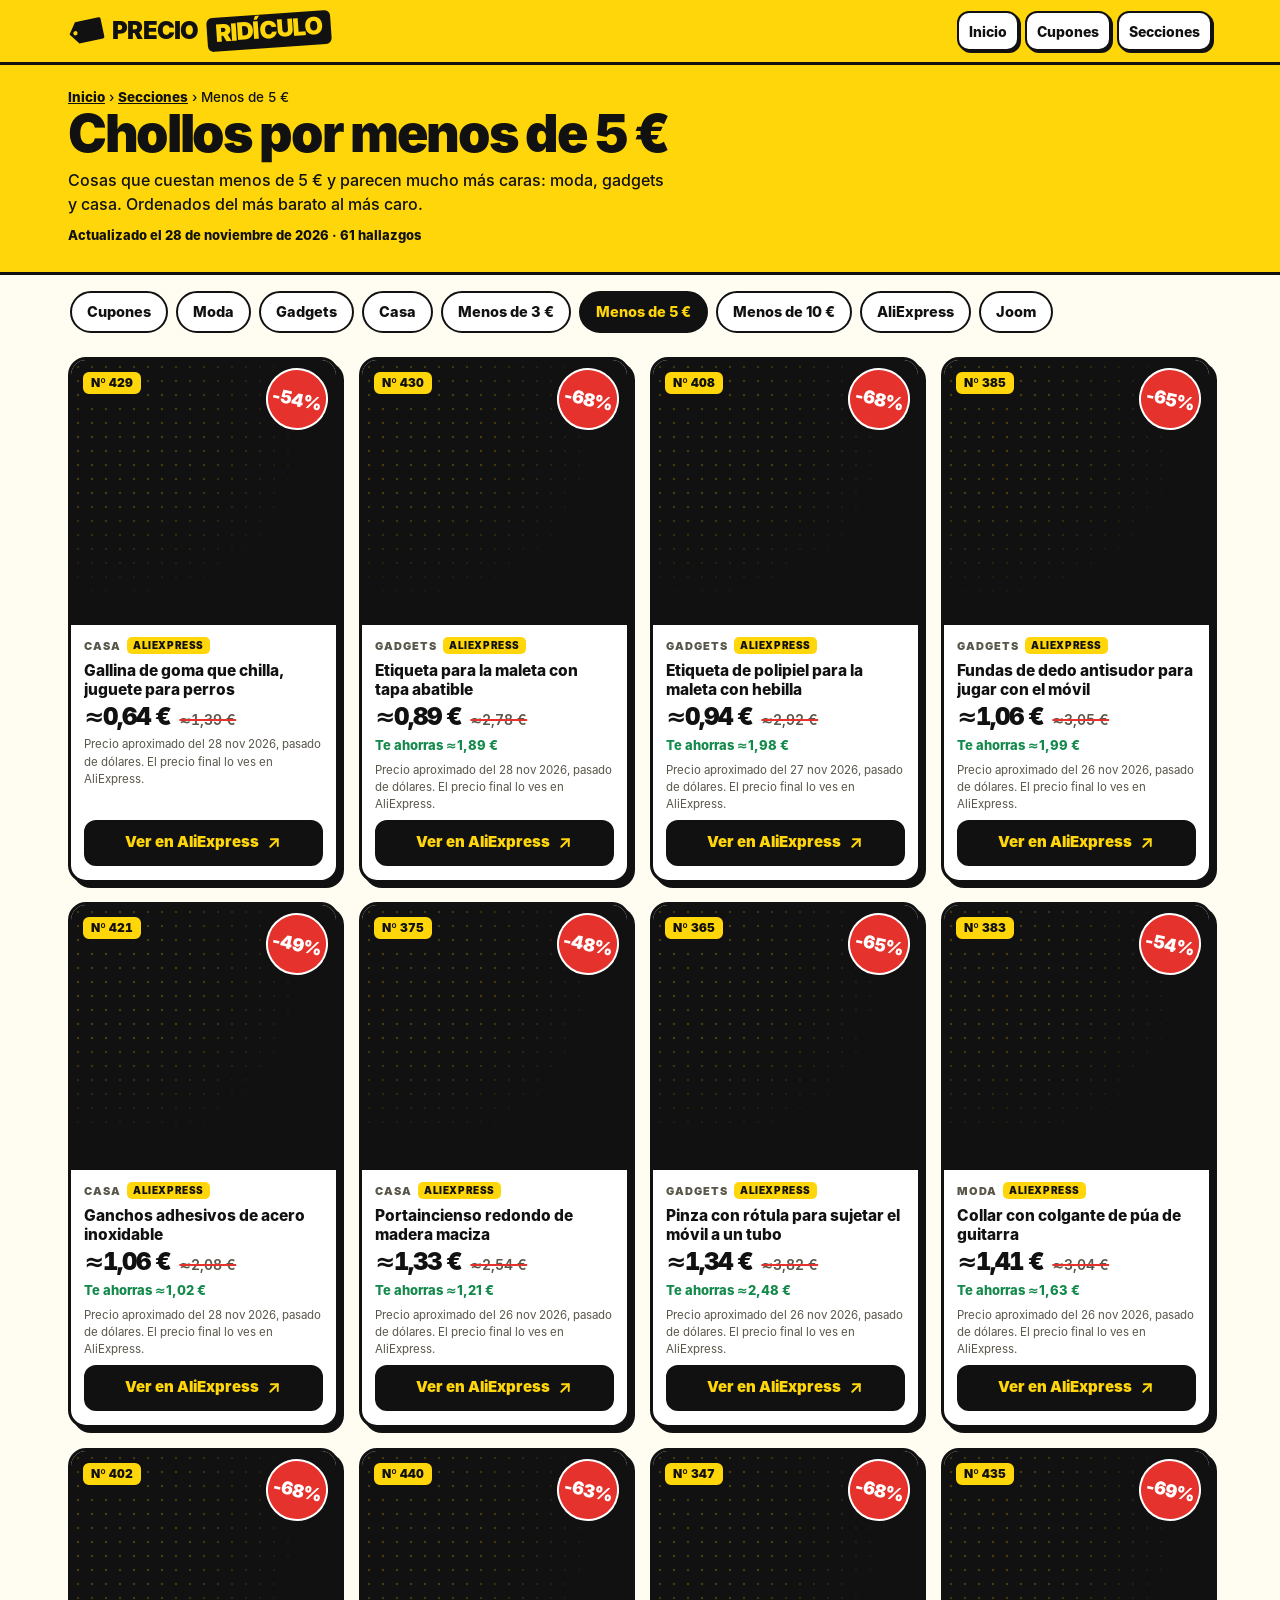
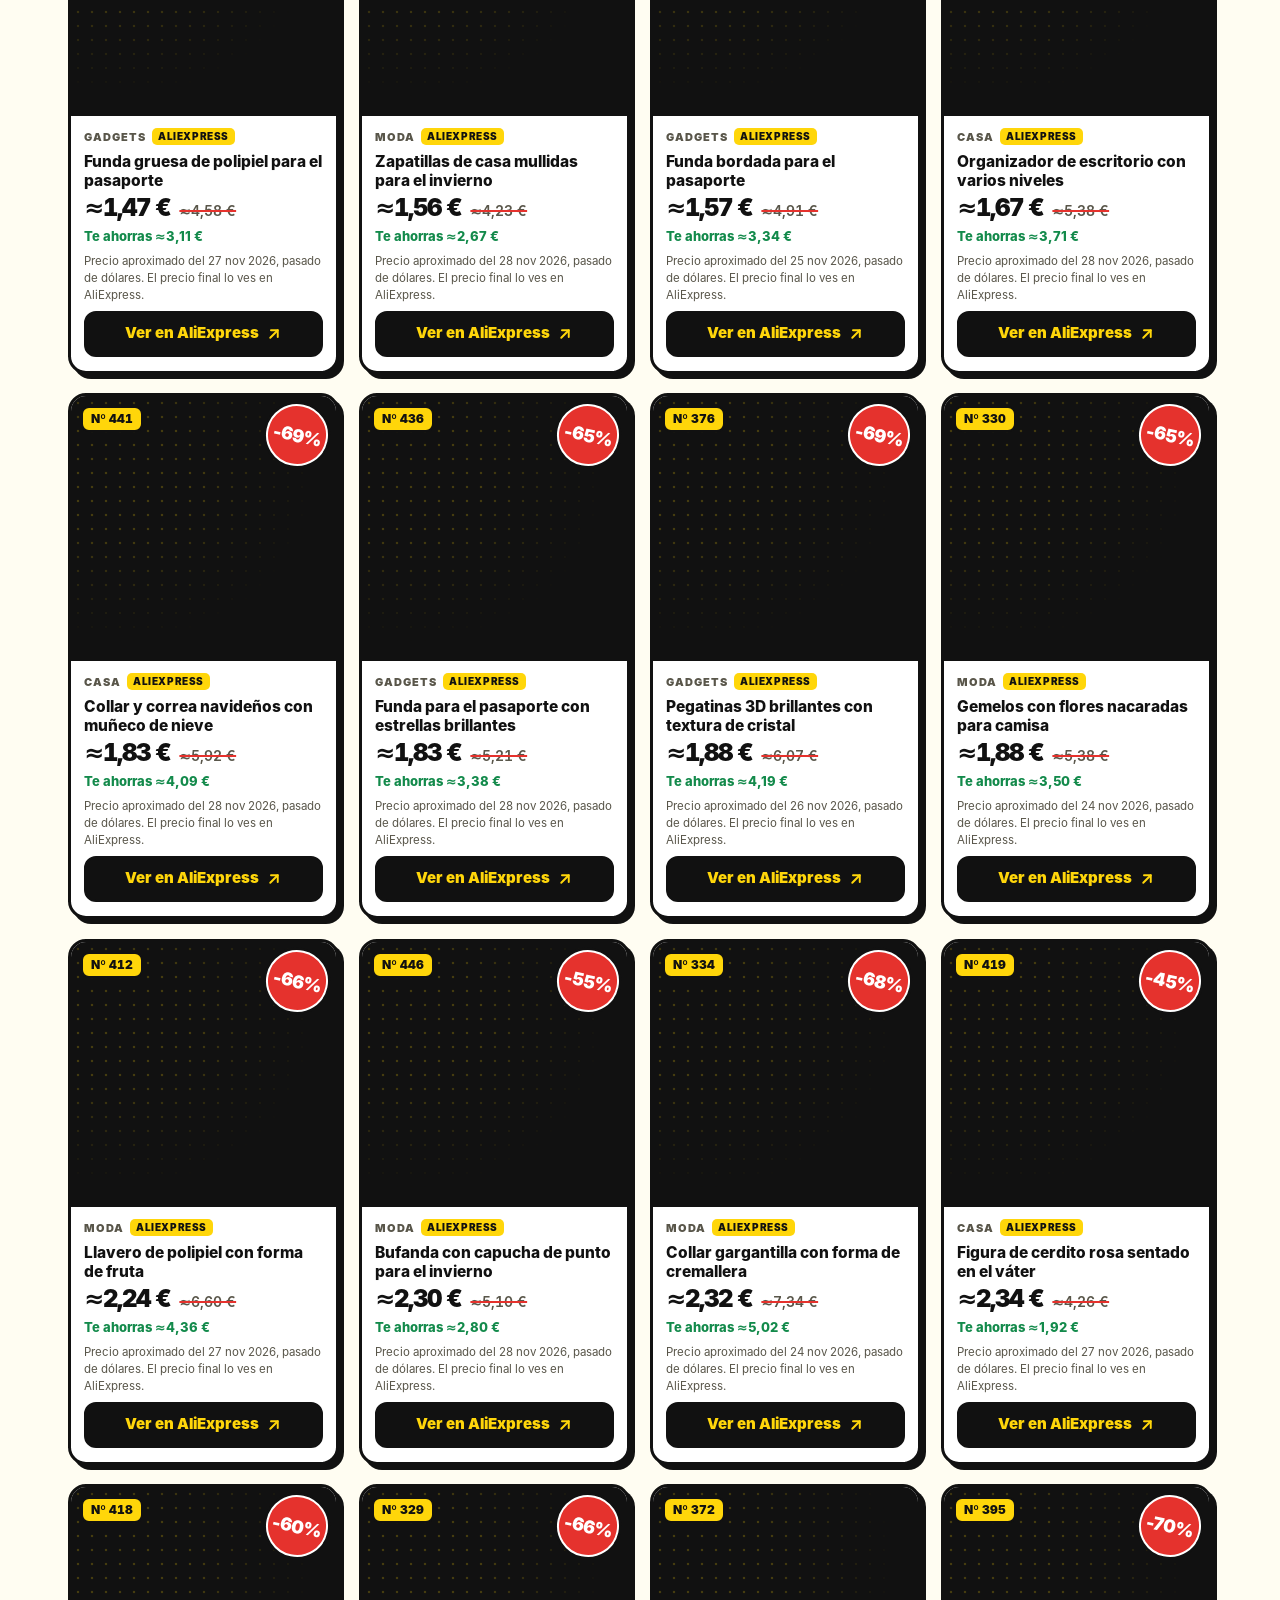
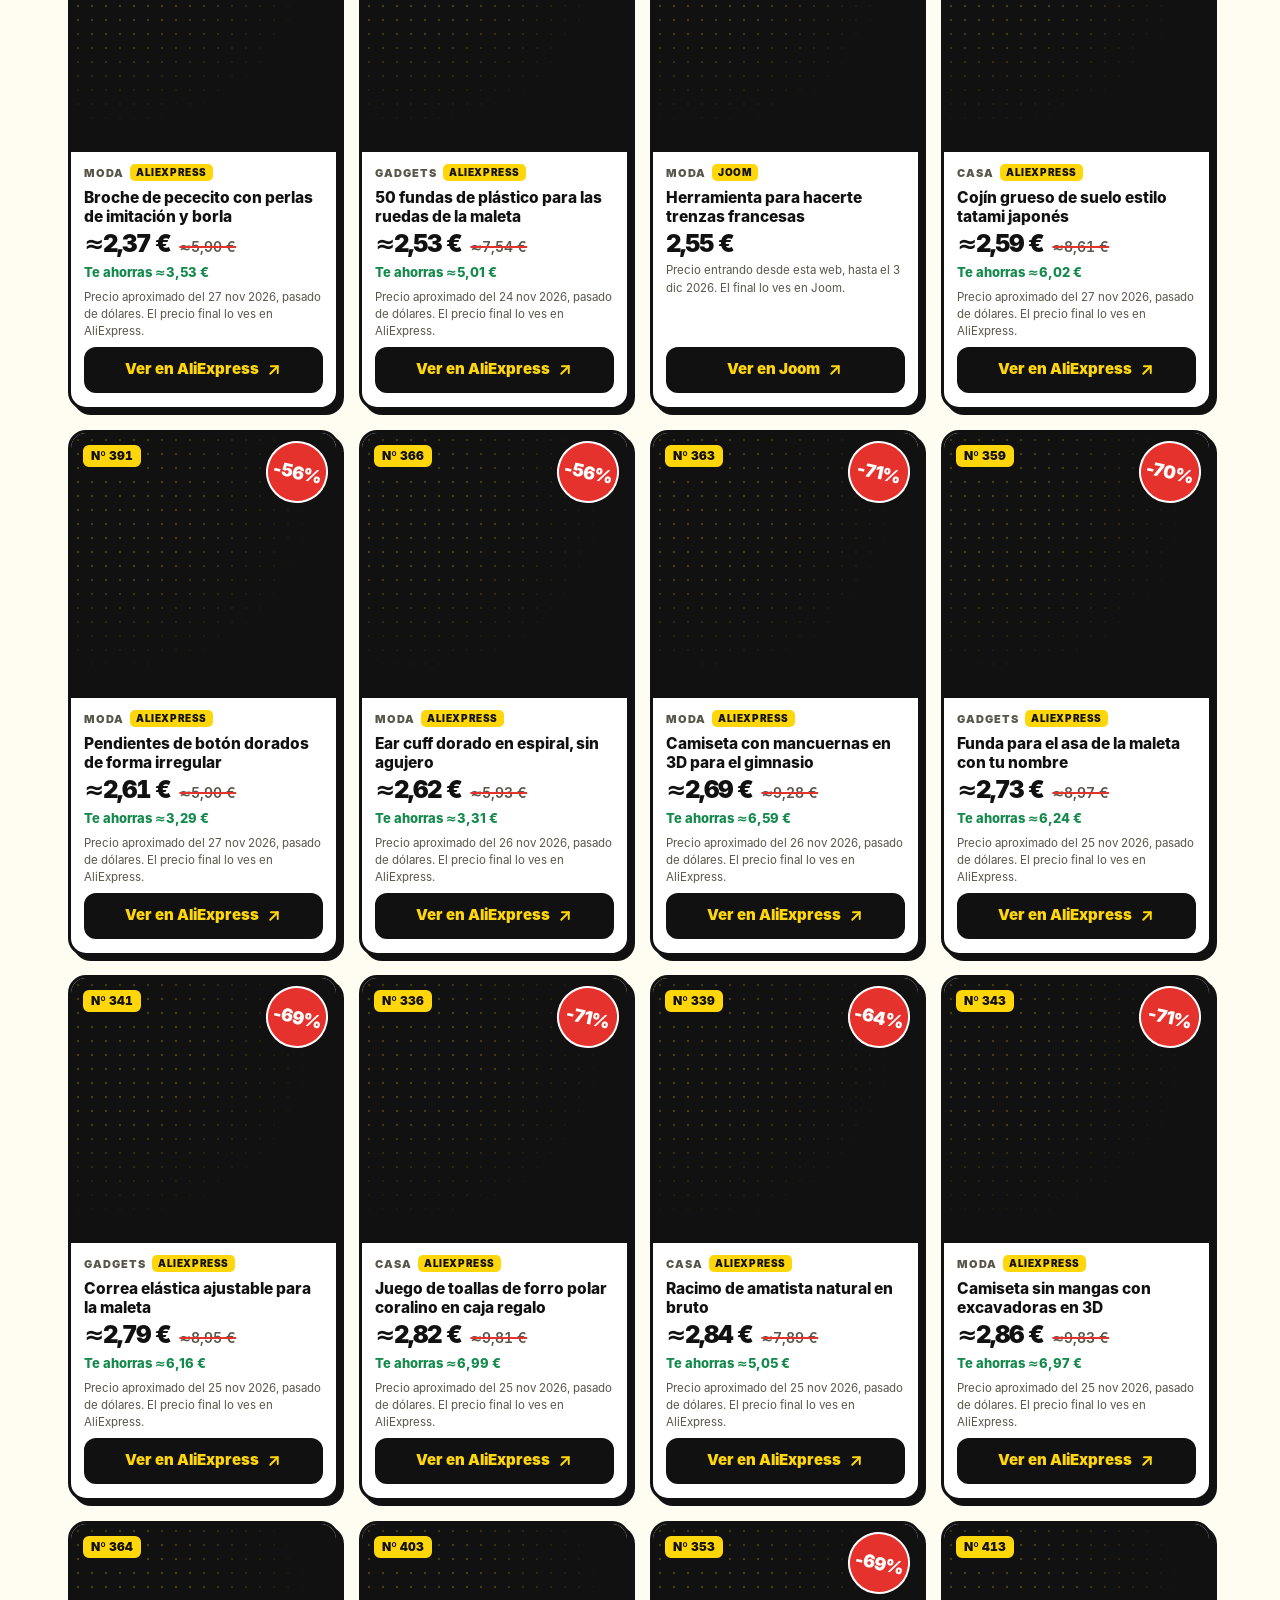
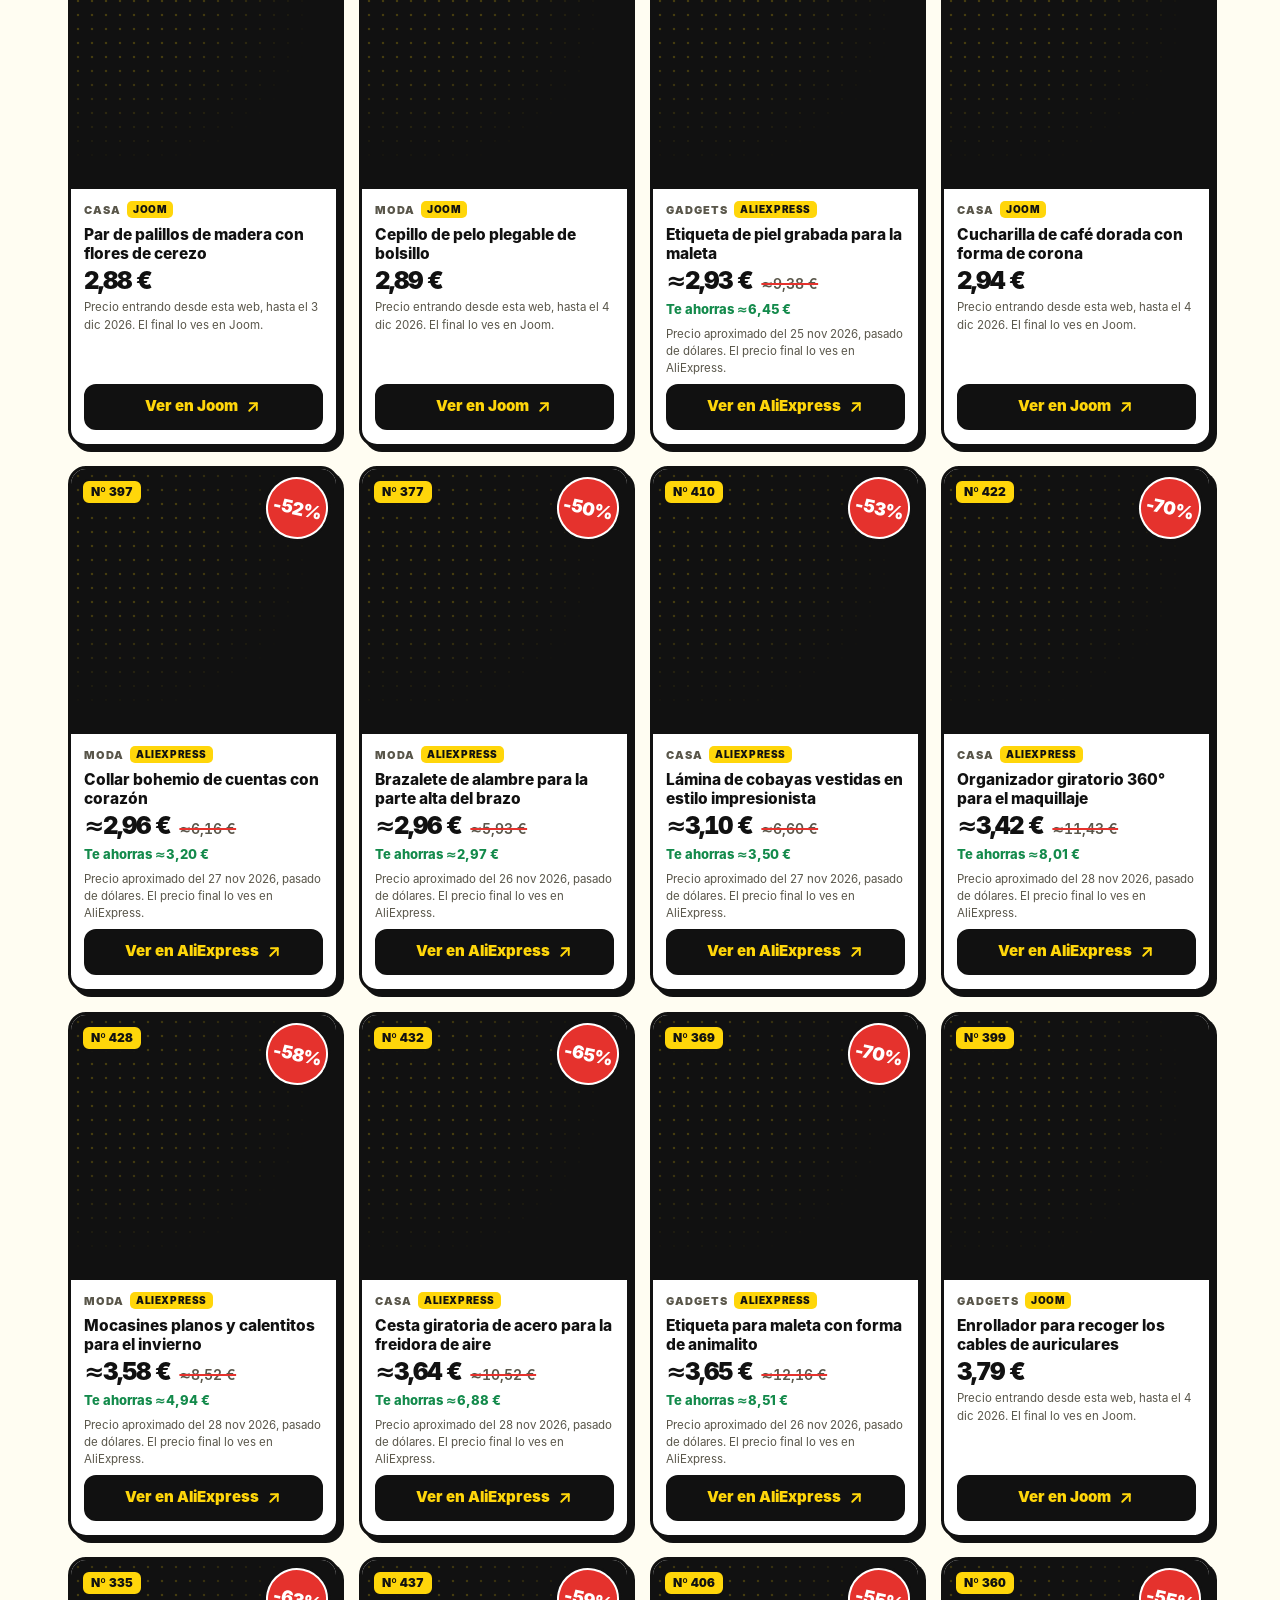
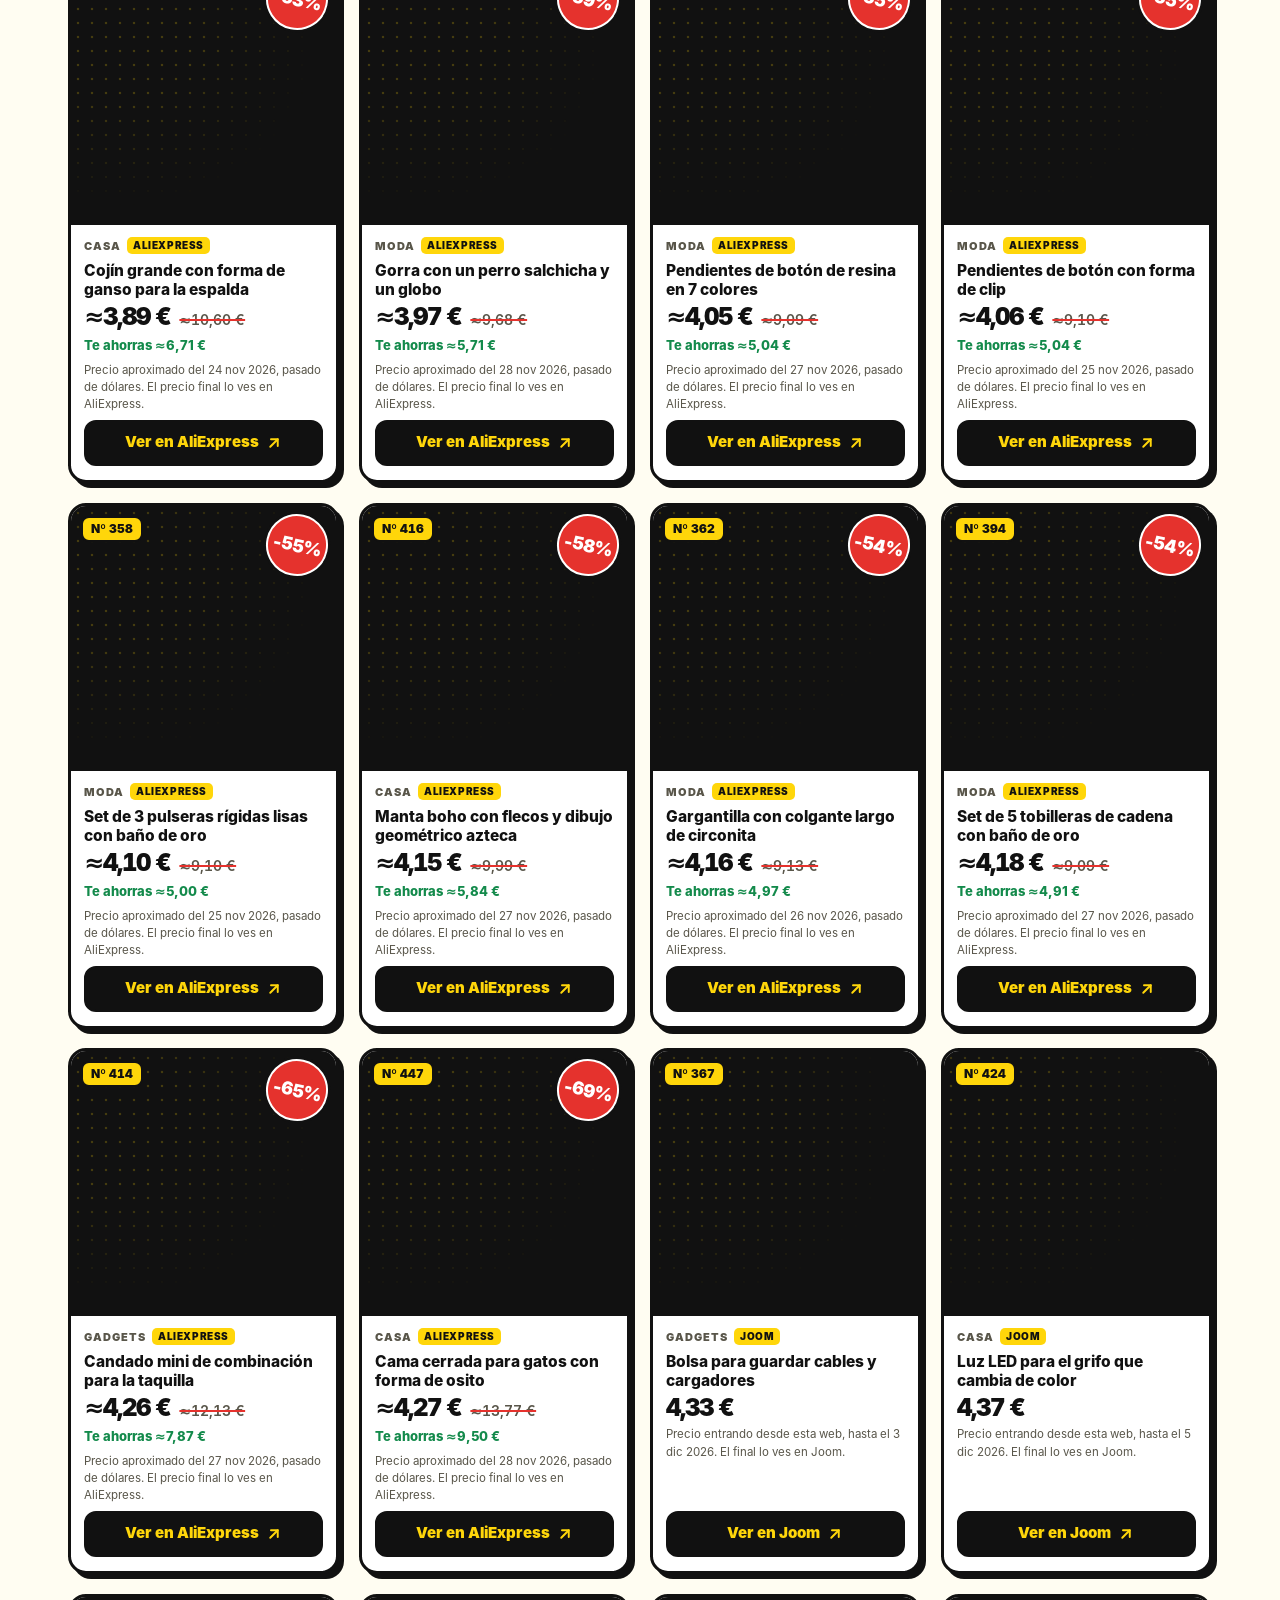
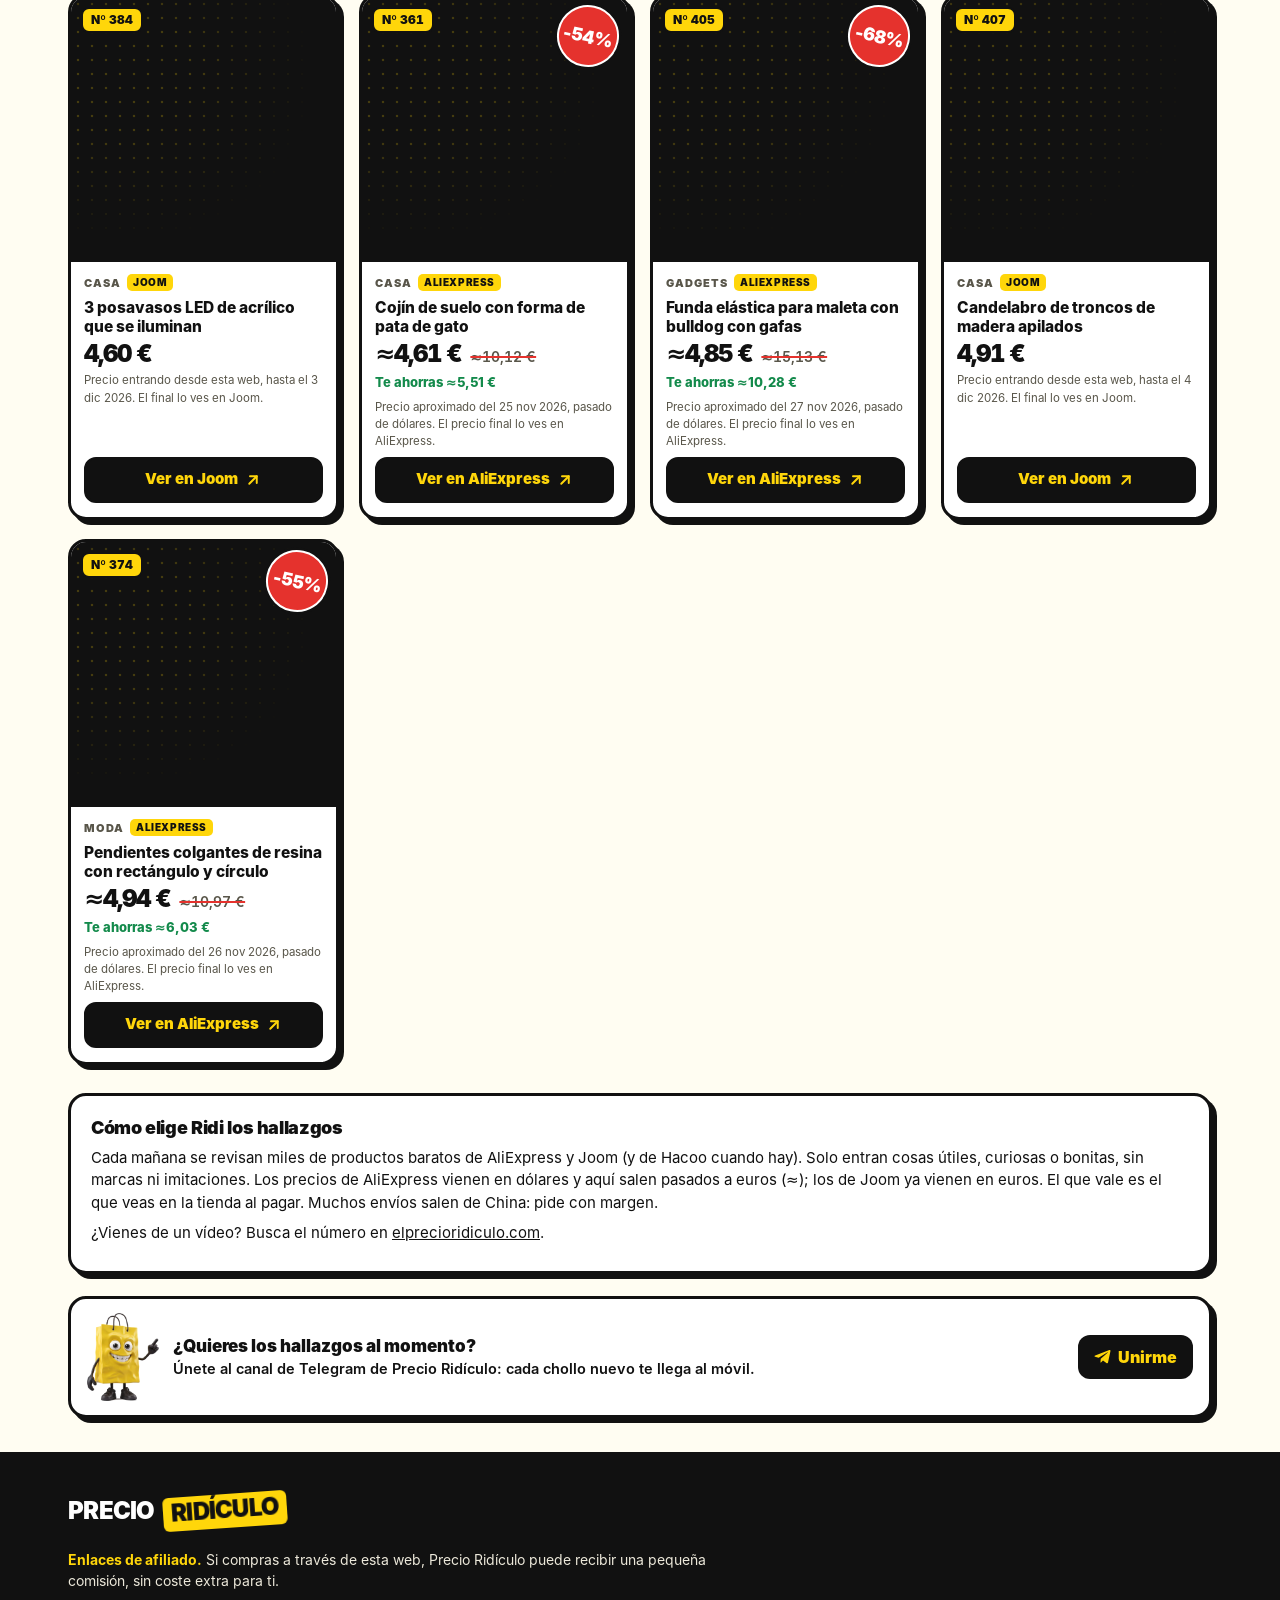
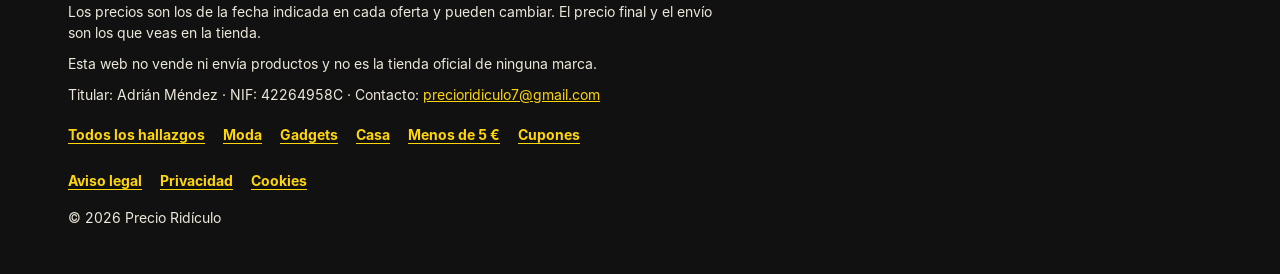
<file: ofertas/menos-de-5-euros/index.html>
<!DOCTYPE html>
<html lang="es">
<head>
<meta charset="utf-8">
<meta name="viewport" content="width=device-width, initial-scale=1, viewport-fit=cover">
<title>Chollos por menos de 5 € · Precio Ridículo</title>
<meta name="description" content="Cosas que cuestan menos de 5 € y parecen mucho más caras: moda, gadgets y casa.">
<link rel="canonical" href="https://elprecioridiculo.com/ofertas/menos-de-5-euros/">
<meta name="theme-color" content="#FFD60A">
<meta property="og:type" content="website">
<meta property="og:title" content="Chollos por menos de 5 € · Precio Ridículo">
<meta property="og:description" content="Cosas que cuestan menos de 5 € y parecen mucho más caras: moda, gadgets y casa.">
<meta property="og:image" content="https://elprecioridiculo.com/assets/web/compartir.jpg">
<meta property="og:url" content="https://elprecioridiculo.com/ofertas/menos-de-5-euros/">
<meta name="twitter:card" content="summary_large_image">
<link rel="icon" href="/assets/web/icono.png">
<link rel="apple-touch-icon" href="/assets/web/icono.png">
<link rel="stylesheet" href="/assets/web/estilo.css">
<!-- Contador de visitas de Metricool (sin cookies) -->
<script>function loadScript(a){var b=document.getElementsByTagName("head")[0],c=document.createElement("script");c.type="text/javascript",c.src="https://tracker.metricool.com/resources/be.js",c.onreadystatechange=a,c.onload=a,b.appendChild(c)}loadScript(function(){beTracker.t({hash:"264aff4a553b2930b48b16aff83f65f"})});</script>
</head>
<body>
<header class="cabecera">
  <div class="wrap">
    <a class="logo" href="/" aria-label="Precio Ridículo, ir al inicio"><svg width="36" height="24" viewBox="0 0 120 80" aria-hidden="true" style="transform:rotate(-12deg)"><path d="M30 4 H110 A6 6 0 0 1 116 10 V70 A6 6 0 0 1 110 76 H30 L4 40 Z" fill="#111111"></path><circle cx="24" cy="40" r="7" fill="#FFD60A"></circle></svg><span>PRECIO</span><span class="banda">RIDÍCULO</span></a>
    <nav class="menu menu-texto" aria-label="Menú"><a href="/">Inicio</a><a class="temporada" href="/cupones/">Cupones</a><a href="/ofertas/">Secciones</a></nav>
  </div>
</header>
<main>
  <div class="cabeza-cat"><div class="wrap"><p class="migas"><a href="/">Inicio</a> › <a href="/ofertas/">Secciones</a> › Menos de 5 €</p><h1>Chollos por menos de 5 €</h1><p>Cosas que cuestan menos de 5 € y parecen mucho más caras: moda, gadgets y casa. Ordenados del más barato al más caro.</p><p class="actualizado">Actualizado el 28 de noviembre de 2026 · 61 hallazgos</p></div></div>
  <div class="wrap"><nav class="enlaces-cat" aria-label="Secciones"><a href="/cupones/">Cupones</a><a href="/ofertas/moda/">Moda</a><a href="/ofertas/gadgets/">Gadgets</a><a href="/ofertas/casa/">Casa</a><a href="/ofertas/menos-de-3-euros/">Menos de 3 €</a><a href="/ofertas/menos-de-5-euros/" aria-current="page">Menos de 5 €</a><a href="/ofertas/menos-de-10-euros/">Menos de 10 €</a><a href="/ofertas/aliexpress/">AliExpress</a><a href="/ofertas/joom/">Joom</a></nav><div class="rejilla lista-cat"><article class="tarjeta"><a class="cartel" href="/#oferta-429" tabindex="-1" aria-hidden="true"><img class="producto" src="https://ae-pic-a1.aliexpress-media.com/kf/Sba658146229a483f8075c45d8c317a188.jpg" alt="Gallina de goma que chilla, juguete para perros" loading="lazy" onerror="this.remove()"><span class="pegatina-dto">-54%</span><span class="chapa"><span class="numero">Nº 429</span></span></a><div class="cuerpo"><span class="categoria">Casa<span class="tienda">AliExpress</span></span><h3><a href="/#oferta-429">Gallina de goma que chilla, juguete para perros</a></h3><div class="precios"><span class="precio">≈0,64 €</span><span class="antes"><span class="oculto">Antes </span>≈1,39 €</span></div><p class="nota">Precio aproximado del 28 nov 2026, pasado de dólares. El precio final lo ves en AliExpress.</p><a class="boton" href="https://rzekl.com/g/1e8d114494994f380ebb16525dc3e8/?ulp=https%3A%2F%2Fs.click.aliexpress.com%2Fdeep_link.htm%3Faff_short_key%3D_c3s1yQkJ%26dl_target_url%3Dhttps%253A%252F%252Fwww.aliexpress.com%252Fitem%252F1005012651852913.html%253Fpdp_npi%253D6%252540dis%252521USD%2525211.52%2525210.70%252521%252521%25252110.09%2525214.69%252521%2525402102f1cd17958221634375255e0d85%25252112000058969432156%252521affd%252521%252521%252521%2525211%2525210%252521%26hot_product%3D1&amp;i=5&amp;f_id=50003&amp;subid=web" target="_blank" rel="sponsored nofollow noopener">Ver en AliExpress<svg viewBox="0 0 24 24" fill="none" stroke="currentColor" stroke-width="2.6" stroke-linecap="round" stroke-linejoin="round" aria-hidden="true"><path d="M7 17 17 7"/><path d="M8 7h9v9"/></svg></a></div></article><article class="tarjeta"><a class="cartel" href="/#oferta-430" tabindex="-1" aria-hidden="true"><img class="producto" src="https://ae-pic-a1.aliexpress-media.com/kf/S20dbc9f16d8e4b369e0a256382254fc2n.jpg" alt="Etiqueta para la maleta con tapa abatible" loading="lazy" onerror="this.remove()"><span class="pegatina-dto">-68%</span><span class="chapa"><span class="numero">Nº 430</span></span></a><div class="cuerpo"><span class="categoria">Gadgets<span class="tienda">AliExpress</span></span><h3><a href="/#oferta-430">Etiqueta para la maleta con tapa abatible</a></h3><div class="precios"><span class="precio">≈0,89 €</span><span class="antes"><span class="oculto">Antes </span>≈2,78 €</span></div><p class="ahorro">Te ahorras ≈1,89 €</p><p class="nota">Precio aproximado del 28 nov 2026, pasado de dólares. El precio final lo ves en AliExpress.</p><a class="boton" href="https://rzekl.com/g/1e8d114494994f380ebb16525dc3e8/?ulp=https%3A%2F%2Fs.click.aliexpress.com%2Fdeep_link.htm%3Faff_short_key%3D_c3s1yQkJ%26dl_target_url%3Dhttps%253A%252F%252Fwww.aliexpress.com%252Fitem%252F1005013642045979.html%253Fpdp_npi%253D6%252540dis%252521USD%2525213.05%2525210.97%252521%252521%25252120.24%2525216.48%252521%2525402140da8b17958217251723724e0d31%25252112000061793738891%252521affd%252521%252521%252521%2525211%2525210%252521%26hot_product%3D0&amp;i=5&amp;f_id=50002&amp;subid=web" target="_blank" rel="sponsored nofollow noopener">Ver en AliExpress<svg viewBox="0 0 24 24" fill="none" stroke="currentColor" stroke-width="2.6" stroke-linecap="round" stroke-linejoin="round" aria-hidden="true"><path d="M7 17 17 7"/><path d="M8 7h9v9"/></svg></a></div></article><article class="tarjeta"><a class="cartel" href="/#oferta-408" tabindex="-1" aria-hidden="true"><img class="producto" src="https://ae-pic-a1.aliexpress-media.com/kf/S6e5f7fd200ae4b97884b453a93e156den.jpg" alt="Etiqueta de polipiel para la maleta con hebilla" loading="lazy" onerror="this.remove()"><span class="pegatina-dto">-68%</span><span class="chapa"><span class="numero">Nº 408</span></span></a><div class="cuerpo"><span class="categoria">Gadgets<span class="tienda">AliExpress</span></span><h3><a href="/#oferta-408">Etiqueta de polipiel para la maleta con hebilla</a></h3><div class="precios"><span class="precio">≈0,94 €</span><span class="antes"><span class="oculto">Antes </span>≈2,92 €</span></div><p class="ahorro">Te ahorras ≈1,98 €</p><p class="nota">Precio aproximado del 27 nov 2026, pasado de dólares. El precio final lo ves en AliExpress.</p><a class="boton" href="https://rzekl.com/g/1e8d114494994f380ebb16525dc3e8/?ulp=https%3A%2F%2Fs.click.aliexpress.com%2Fdeep_link.htm%3Faff_short_key%3D_c3s1yQkJ%26dl_target_url%3Dhttps%253A%252F%252Fwww.aliexpress.com%252Fitem%252F1005013646122613.html%253Fpdp_npi%253D6%252540dis%252521USD%2525213.21%2525211.03%252521%252521%25252121.24%2525216.80%252521%2525402102f1cd17956487569598100e1060%25252112000061766776712%252521affd%252521%252521%252521%2525211%2525210%252521%26hot_product%3D0&amp;i=5&amp;f_id=50002&amp;subid=web" target="_blank" rel="sponsored nofollow noopener">Ver en AliExpress<svg viewBox="0 0 24 24" fill="none" stroke="currentColor" stroke-width="2.6" stroke-linecap="round" stroke-linejoin="round" aria-hidden="true"><path d="M7 17 17 7"/><path d="M8 7h9v9"/></svg></a></div></article><article class="tarjeta"><a class="cartel" href="/#oferta-385" tabindex="-1" aria-hidden="true"><img class="producto" src="https://ae-pic-a1.aliexpress-media.com/kf/S75eec82064a1471cbbc288cc5c2391daT.jpg" alt="Fundas de dedo antisudor para jugar con el móvil" loading="lazy" onerror="this.remove()"><span class="pegatina-dto">-65%</span><span class="chapa"><span class="numero">Nº 385</span></span></a><div class="cuerpo"><span class="categoria">Gadgets<span class="tienda">AliExpress</span></span><h3><a href="/#oferta-385">Fundas de dedo antisudor para jugar con el móvil</a></h3><div class="precios"><span class="precio">≈1,06 €</span><span class="antes"><span class="oculto">Antes </span>≈3,05 €</span></div><p class="ahorro">Te ahorras ≈1,99 €</p><p class="nota">Precio aproximado del 26 nov 2026, pasado de dólares. El precio final lo ves en AliExpress.</p><a class="boton" href="https://rzekl.com/g/1e8d114494994f380ebb16525dc3e8/?ulp=https%3A%2F%2Fs.click.aliexpress.com%2Fdeep_link.htm%3Faff_short_key%3D_c3s1yQkJ%26dl_target_url%3Dhttps%253A%252F%252Fwww.aliexpress.com%252Fitem%252F1005013071143081.html%253Fpdp_npi%253D6%252540dis%252521USD%2525213.33%2525211.16%252521%252521%25252122.02%2525217.63%252521%25254021013cc617956500846793035e0dae%25252112000060175225836%252521affd%252521%252521%252521%2525211%2525210%252521%26hot_product%3D0&amp;i=5&amp;f_id=50002&amp;subid=web" target="_blank" rel="sponsored nofollow noopener">Ver en AliExpress<svg viewBox="0 0 24 24" fill="none" stroke="currentColor" stroke-width="2.6" stroke-linecap="round" stroke-linejoin="round" aria-hidden="true"><path d="M7 17 17 7"/><path d="M8 7h9v9"/></svg></a></div></article><article class="tarjeta"><a class="cartel" href="/#oferta-421" tabindex="-1" aria-hidden="true"><img class="producto" src="https://ae-pic-a1.aliexpress-media.com/kf/S91b693e983424db992a4d9e47653bb4eg.jpg" alt="Ganchos adhesivos de acero inoxidable" loading="lazy" onerror="this.remove()"><span class="pegatina-dto">-49%</span><span class="chapa"><span class="numero">Nº 421</span></span></a><div class="cuerpo"><span class="categoria">Casa<span class="tienda">AliExpress</span></span><h3><a href="/#oferta-421">Ganchos adhesivos de acero inoxidable</a></h3><div class="precios"><span class="precio">≈1,06 €</span><span class="antes"><span class="oculto">Antes </span>≈2,08 €</span></div><p class="ahorro">Te ahorras ≈1,02 €</p><p class="nota">Precio aproximado del 28 nov 2026, pasado de dólares. El precio final lo ves en AliExpress.</p><a class="boton" href="https://rzekl.com/g/1e8d114494994f380ebb16525dc3e8/?ulp=https%3A%2F%2Fs.click.aliexpress.com%2Fdeep_link.htm%3Faff_short_key%3D_c3s1yQkJ%26dl_target_url%3Dhttps%253A%252F%252Fwww.aliexpress.com%252Fitem%252F1005012726314131.html%253Fpdp_npi%253D6%252540dis%252521USD%2525212.28%2525211.16%252521%252521%25252115.09%2525217.70%252521%25254021013cc017958232900857350e0d2f%25252112000059142129338%252521affd%252521%252521%252521%2525211%2525210%252521%26hot_product%3D1&amp;i=5&amp;f_id=50003&amp;subid=web" target="_blank" rel="sponsored nofollow noopener">Ver en AliExpress<svg viewBox="0 0 24 24" fill="none" stroke="currentColor" stroke-width="2.6" stroke-linecap="round" stroke-linejoin="round" aria-hidden="true"><path d="M7 17 17 7"/><path d="M8 7h9v9"/></svg></a></div></article><article class="tarjeta"><a class="cartel" href="/#oferta-375" tabindex="-1" aria-hidden="true"><img class="producto" src="https://ae-pic-a1.aliexpress-media.com/kf/Sd1566e5a25f94003b0aff2607a50f4ece.jpg" alt="Portaincienso redondo de madera maciza" loading="lazy" onerror="this.remove()"><span class="pegatina-dto">-48%</span><span class="chapa"><span class="numero">Nº 375</span></span></a><div class="cuerpo"><span class="categoria">Casa<span class="tienda">AliExpress</span></span><h3><a href="/#oferta-375">Portaincienso redondo de madera maciza</a></h3><div class="precios"><span class="precio">≈1,33 €</span><span class="antes"><span class="oculto">Antes </span>≈2,54 €</span></div><p class="ahorro">Te ahorras ≈1,21 €</p><p class="nota">Precio aproximado del 26 nov 2026, pasado de dólares. El precio final lo ves en AliExpress.</p><a class="boton" href="https://rzekl.com/g/1e8d114494994f380ebb16525dc3e8/?ulp=https%3A%2F%2Fs.click.aliexpress.com%2Fdeep_link.htm%3Faff_short_key%3D_c3s1yQkJ%26dl_target_url%3Dhttps%253A%252F%252Fwww.aliexpress.com%252Fitem%252F1005012170481101.html%253Fpdp_npi%253D6%252540dis%252521USD%2525212.78%2525211.45%252521%252521%25252118.40%2525219.57%252521%2525402140f88817956446394876175e0e31%25252112000057674729918%252521affd%252521%252521%252521%2525211%2525210%252521%26hot_product%3D1&amp;i=5&amp;f_id=50003&amp;subid=web" target="_blank" rel="sponsored nofollow noopener">Ver en AliExpress<svg viewBox="0 0 24 24" fill="none" stroke="currentColor" stroke-width="2.6" stroke-linecap="round" stroke-linejoin="round" aria-hidden="true"><path d="M7 17 17 7"/><path d="M8 7h9v9"/></svg></a></div></article><article class="tarjeta"><a class="cartel" href="/#oferta-365" tabindex="-1" aria-hidden="true"><img class="producto" src="https://ae-pic-a1.aliexpress-media.com/kf/S4559828bb0204f42976d6fc28ab036ac7.jpg" alt="Pinza con rótula para sujetar el móvil a un tubo" loading="lazy" onerror="this.remove()"><span class="pegatina-dto">-65%</span><span class="chapa"><span class="numero">Nº 365</span></span></a><div class="cuerpo"><span class="categoria">Gadgets<span class="tienda">AliExpress</span></span><h3><a href="/#oferta-365">Pinza con rótula para sujetar el móvil a un tubo</a></h3><div class="precios"><span class="precio">≈1,34 €</span><span class="antes"><span class="oculto">Antes </span>≈3,82 €</span></div><p class="ahorro">Te ahorras ≈2,48 €</p><p class="nota">Precio aproximado del 26 nov 2026, pasado de dólares. El precio final lo ves en AliExpress.</p><a class="boton" href="https://rzekl.com/g/1e8d114494994f380ebb16525dc3e8/?ulp=https%3A%2F%2Fs.click.aliexpress.com%2Fdeep_link.htm%3Faff_short_key%3D_c3s1yQkJ%26dl_target_url%3Dhttps%253A%252F%252Fwww.aliexpress.com%252Fitem%252F1005013141710797.html%253Fpdp_npi%253D6%252540dis%252521USD%2525214.18%2525211.46%252521%252521%25252127.71%2525219.70%252521%252540210152bd17956502440243275e0fce%25252112000060372932616%252521affd%252521%252521%252521%2525211%2525210%252521%26hot_product%3D0&amp;i=5&amp;f_id=50002&amp;subid=web" target="_blank" rel="sponsored nofollow noopener">Ver en AliExpress<svg viewBox="0 0 24 24" fill="none" stroke="currentColor" stroke-width="2.6" stroke-linecap="round" stroke-linejoin="round" aria-hidden="true"><path d="M7 17 17 7"/><path d="M8 7h9v9"/></svg></a></div></article><article class="tarjeta"><a class="cartel" href="/#oferta-383" tabindex="-1" aria-hidden="true"><img class="producto" src="https://ae-pic-a1.aliexpress-media.com/kf/S97a23b31bab44893986dd9b2d6038a45O.jpg" alt="Collar con colgante de púa de guitarra" loading="lazy" onerror="this.remove()"><span class="pegatina-dto">-54%</span><span class="chapa"><span class="numero">Nº 383</span></span></a><div class="cuerpo"><span class="categoria">Moda<span class="tienda">AliExpress</span></span><h3><a href="/#oferta-383">Collar con colgante de púa de guitarra</a></h3><div class="precios"><span class="precio">≈1,41 €</span><span class="antes"><span class="oculto">Antes </span>≈3,04 €</span></div><p class="ahorro">Te ahorras ≈1,63 €</p><p class="nota">Precio aproximado del 26 nov 2026, pasado de dólares. El precio final lo ves en AliExpress.</p><a class="boton" href="https://rzekl.com/g/1e8d114494994f380ebb16525dc3e8/?ulp=https%3A%2F%2Fs.click.aliexpress.com%2Fdeep_link.htm%3Faff_short_key%3D_c3s1yQkJ%26dl_target_url%3Dhttps%253A%252F%252Fwww.aliexpress.com%252Fitem%252F1005013144117068.html%253Fpdp_npi%253D6%252540dis%252521USD%2525213.32%2525211.54%252521%252521%25252122.00%25252110.24%252521%2525402151fca717956463053646812e0cf9%25252112000060358139188%252521affd%252521%252521%252521%2525211%2525210%252521%26hot_product%3D1&amp;i=5&amp;f_id=50003&amp;subid=web" target="_blank" rel="sponsored nofollow noopener">Ver en AliExpress<svg viewBox="0 0 24 24" fill="none" stroke="currentColor" stroke-width="2.6" stroke-linecap="round" stroke-linejoin="round" aria-hidden="true"><path d="M7 17 17 7"/><path d="M8 7h9v9"/></svg></a></div></article><article class="tarjeta"><a class="cartel" href="/#oferta-402" tabindex="-1" aria-hidden="true"><img class="producto" src="https://ae-pic-a1.aliexpress-media.com/kf/Sf8797ee8c2fb462b8a1199cffc94f1d8u.jpg" alt="Funda gruesa de polipiel para el pasaporte" loading="lazy" onerror="this.remove()"><span class="pegatina-dto">-68%</span><span class="chapa"><span class="numero">Nº 402</span></span></a><div class="cuerpo"><span class="categoria">Gadgets<span class="tienda">AliExpress</span></span><h3><a href="/#oferta-402">Funda gruesa de polipiel para el pasaporte</a></h3><div class="precios"><span class="precio">≈1,47 €</span><span class="antes"><span class="oculto">Antes </span>≈4,58 €</span></div><p class="ahorro">Te ahorras ≈3,11 €</p><p class="nota">Precio aproximado del 27 nov 2026, pasado de dólares. El precio final lo ves en AliExpress.</p><a class="boton" href="https://rzekl.com/g/1e8d114494994f380ebb16525dc3e8/?ulp=https%3A%2F%2Fs.click.aliexpress.com%2Fdeep_link.htm%3Faff_short_key%3D_c3s1yQkJ%26dl_target_url%3Dhttps%253A%252F%252Fwww.aliexpress.com%252Fitem%252F1005013670094617.html%253Fpdp_npi%253D6%252540dis%252521USD%2525215.03%2525211.61%252521%252521%25252133.31%25252110.66%252521%252540210152bd17956488663872432e1094%25252112000061838828531%252521affd%252521%252521%252521%2525211%2525210%252521%26hot_product%3D0&amp;i=5&amp;f_id=50002&amp;subid=web" target="_blank" rel="sponsored nofollow noopener">Ver en AliExpress<svg viewBox="0 0 24 24" fill="none" stroke="currentColor" stroke-width="2.6" stroke-linecap="round" stroke-linejoin="round" aria-hidden="true"><path d="M7 17 17 7"/><path d="M8 7h9v9"/></svg></a></div></article><article class="tarjeta"><a class="cartel" href="/#oferta-440" tabindex="-1" aria-hidden="true"><img class="producto" src="https://ae-pic-a1.aliexpress-media.com/kf/S3dd464aee91145e1b211c07c5d64bb1d6.jpg" alt="Zapatillas de casa mullidas para el invierno" loading="lazy" onerror="this.remove()"><span class="pegatina-dto">-63%</span><span class="chapa"><span class="numero">Nº 440</span></span></a><div class="cuerpo"><span class="categoria">Moda<span class="tienda">AliExpress</span></span><h3><a href="/#oferta-440">Zapatillas de casa mullidas para el invierno</a></h3><div class="precios"><span class="precio">≈1,56 €</span><span class="antes"><span class="oculto">Antes </span>≈4,23 €</span></div><p class="ahorro">Te ahorras ≈2,67 €</p><p class="nota">Precio aproximado del 28 nov 2026, pasado de dólares. El precio final lo ves en AliExpress.</p><a class="boton" href="https://rzekl.com/g/1e8d114494994f380ebb16525dc3e8/?ulp=https%3A%2F%2Fs.click.aliexpress.com%2Fdeep_link.htm%3Faff_short_key%3D_c3s1yQkJ%26dl_target_url%3Dhttps%253A%252F%252Fwww.aliexpress.com%252Fitem%252F1005007420198328.html%253Fpdp_npi%253D6%252540dis%252521USD%2525214.64%2525211.71%252521%252521%25252130.78%25252111.39%252521%2525402102f1cd17958224409021329e0fdc%25252112000040677287291%252521affd%252521%252521%252521%2525211%2525210%252521%26hot_product%3D1&amp;i=5&amp;f_id=50003&amp;subid=web" target="_blank" rel="sponsored nofollow noopener">Ver en AliExpress<svg viewBox="0 0 24 24" fill="none" stroke="currentColor" stroke-width="2.6" stroke-linecap="round" stroke-linejoin="round" aria-hidden="true"><path d="M7 17 17 7"/><path d="M8 7h9v9"/></svg></a></div></article><article class="tarjeta"><a class="cartel" href="/#oferta-347" tabindex="-1" aria-hidden="true"><img class="producto" src="https://ae-pic-a1.aliexpress-media.com/kf/S5817d66e0c29480298380d53cab255e7v.jpg" alt="Funda bordada para el pasaporte" loading="lazy" onerror="this.remove()"><span class="pegatina-dto">-68%</span><span class="chapa"><span class="numero">Nº 347</span></span></a><div class="cuerpo"><span class="categoria">Gadgets<span class="tienda">AliExpress</span></span><h3><a href="/#oferta-347">Funda bordada para el pasaporte</a></h3><div class="precios"><span class="precio">≈1,57 €</span><span class="antes"><span class="oculto">Antes </span>≈4,91 €</span></div><p class="ahorro">Te ahorras ≈3,34 €</p><p class="nota">Precio aproximado del 25 nov 2026, pasado de dólares. El precio final lo ves en AliExpress.</p><a class="boton" href="https://rzekl.com/g/1e8d114494994f380ebb16525dc3e8/?ulp=https%3A%2F%2Fs.click.aliexpress.com%2Fdeep_link.htm%3Faff_short_key%3D_c3s1yQkJ%26dl_target_url%3Dhttps%253A%252F%252Fwww.aliexpress.com%252Fitem%252F1005013575912527.html%253Fpdp_npi%253D6%252540dis%252521USD%2525215.38%2525211.72%252521%252521%25252135.72%25252111.43%252521%25254021013cc017954760569883173e0ccd%25252112000061535226705%252521affd%252521%252521%252521%2525211%2525210%252521%26hot_product%3D0&amp;i=5&amp;f_id=50002&amp;subid=web" target="_blank" rel="sponsored nofollow noopener">Ver en AliExpress<svg viewBox="0 0 24 24" fill="none" stroke="currentColor" stroke-width="2.6" stroke-linecap="round" stroke-linejoin="round" aria-hidden="true"><path d="M7 17 17 7"/><path d="M8 7h9v9"/></svg></a></div></article><article class="tarjeta"><a class="cartel" href="/#oferta-435" tabindex="-1" aria-hidden="true"><img class="producto" src="https://ae-pic-a1.aliexpress-media.com/kf/S59719c1f44964feca0f9006bf8499509x.jpg" alt="Organizador de escritorio con varios niveles" loading="lazy" onerror="this.remove()"><span class="pegatina-dto">-69%</span><span class="chapa"><span class="numero">Nº 435</span></span></a><div class="cuerpo"><span class="categoria">Casa<span class="tienda">AliExpress</span></span><h3><a href="/#oferta-435">Organizador de escritorio con varios niveles</a></h3><div class="precios"><span class="precio">≈1,67 €</span><span class="antes"><span class="oculto">Antes </span>≈5,38 €</span></div><p class="ahorro">Te ahorras ≈3,71 €</p><p class="nota">Precio aproximado del 28 nov 2026, pasado de dólares. El precio final lo ves en AliExpress.</p><a class="boton" href="https://rzekl.com/g/1e8d114494994f380ebb16525dc3e8/?ulp=https%3A%2F%2Fs.click.aliexpress.com%2Fdeep_link.htm%3Faff_short_key%3D_c3s1yQkJ%26dl_target_url%3Dhttps%253A%252F%252Fwww.aliexpress.com%252Fitem%252F1005013601669705.html%253Fpdp_npi%253D6%252540dis%252521USD%2525215.89%2525211.83%252521%252521%25252139.00%25252112.09%252521%2525402140f88817958233379494262e1020%25252112000061653434456%252521affd%252521%252521%252521%2525211%2525210%252521%26hot_product%3D1&amp;i=5&amp;f_id=50003&amp;subid=web" target="_blank" rel="sponsored nofollow noopener">Ver en AliExpress<svg viewBox="0 0 24 24" fill="none" stroke="currentColor" stroke-width="2.6" stroke-linecap="round" stroke-linejoin="round" aria-hidden="true"><path d="M7 17 17 7"/><path d="M8 7h9v9"/></svg></a></div></article><article class="tarjeta"><a class="cartel" href="/#oferta-441" tabindex="-1" aria-hidden="true"><img class="producto" src="https://ae-pic-a1.aliexpress-media.com/kf/Sb8b95a412fa247dd8aa5aa9a512f9e14N.jpg" alt="Collar y correa navideños con muñeco de nieve" loading="lazy" onerror="this.remove()"><span class="pegatina-dto">-69%</span><span class="chapa"><span class="numero">Nº 441</span></span></a><div class="cuerpo"><span class="categoria">Casa<span class="tienda">AliExpress</span></span><h3><a href="/#oferta-441">Collar y correa navideños con muñeco de nieve</a></h3><div class="precios"><span class="precio">≈1,83 €</span><span class="antes"><span class="oculto">Antes </span>≈5,92 €</span></div><p class="ahorro">Te ahorras ≈4,09 €</p><p class="nota">Precio aproximado del 28 nov 2026, pasado de dólares. El precio final lo ves en AliExpress.</p><a class="boton" href="https://rzekl.com/g/1e8d114494994f380ebb16525dc3e8/?ulp=https%3A%2F%2Fs.click.aliexpress.com%2Fdeep_link.htm%3Faff_short_key%3D_c3s1yQkJ%26dl_target_url%3Dhttps%253A%252F%252Fwww.aliexpress.com%252Fitem%252F1005013601575625.html%253Fpdp_npi%253D6%252540dis%252521USD%2525216.49%2525212.01%252521%252521%25252143.00%25252113.33%252521%2525402140d36117958222564752151e0e65%25252112000061653294533%252521affd%252521%252521%252521%2525211%2525210%252521%26hot_product%3D1&amp;i=5&amp;f_id=50003&amp;subid=web" target="_blank" rel="sponsored nofollow noopener">Ver en AliExpress<svg viewBox="0 0 24 24" fill="none" stroke="currentColor" stroke-width="2.6" stroke-linecap="round" stroke-linejoin="round" aria-hidden="true"><path d="M7 17 17 7"/><path d="M8 7h9v9"/></svg></a></div></article><article class="tarjeta"><a class="cartel" href="/#oferta-436" tabindex="-1" aria-hidden="true"><img class="producto" src="https://ae-pic-a1.aliexpress-media.com/kf/Sec24692d3ba84b338f623c3e2ad30f8fE.jpg" alt="Funda para el pasaporte con estrellas brillantes" loading="lazy" onerror="this.remove()"><span class="pegatina-dto">-65%</span><span class="chapa"><span class="numero">Nº 436</span></span></a><div class="cuerpo"><span class="categoria">Gadgets<span class="tienda">AliExpress</span></span><h3><a href="/#oferta-436">Funda para el pasaporte con estrellas brillantes</a></h3><div class="precios"><span class="precio">≈1,83 €</span><span class="antes"><span class="oculto">Antes </span>≈5,21 €</span></div><p class="ahorro">Te ahorras ≈3,38 €</p><p class="nota">Precio aproximado del 28 nov 2026, pasado de dólares. El precio final lo ves en AliExpress.</p><a class="boton" href="https://rzekl.com/g/1e8d114494994f380ebb16525dc3e8/?ulp=https%3A%2F%2Fs.click.aliexpress.com%2Fdeep_link.htm%3Faff_short_key%3D_c3s1yQkJ%26dl_target_url%3Dhttps%253A%252F%252Fwww.aliexpress.com%252Fitem%252F1005013312655267.html%253Fpdp_npi%253D6%252540dis%252521USD%2525215.71%2525212.00%252521%252521%25252137.86%25252113.25%252521%2525402140d36217958216755568399e0f7b%25252112000060800053596%252521affd%252521%252521%252521%2525211%2525210%252521%26hot_product%3D0&amp;i=5&amp;f_id=50002&amp;subid=web" target="_blank" rel="sponsored nofollow noopener">Ver en AliExpress<svg viewBox="0 0 24 24" fill="none" stroke="currentColor" stroke-width="2.6" stroke-linecap="round" stroke-linejoin="round" aria-hidden="true"><path d="M7 17 17 7"/><path d="M8 7h9v9"/></svg></a></div></article><article class="tarjeta"><a class="cartel" href="/#oferta-376" tabindex="-1" aria-hidden="true"><img class="producto" src="https://ae-pic-a1.aliexpress-media.com/kf/S513789ee31ec457a8af1dceaae2727005.jpg" alt="Pegatinas 3D brillantes con textura de cristal" loading="lazy" onerror="this.remove()"><span class="pegatina-dto">-69%</span><span class="chapa"><span class="numero">Nº 376</span></span></a><div class="cuerpo"><span class="categoria">Gadgets<span class="tienda">AliExpress</span></span><h3><a href="/#oferta-376">Pegatinas 3D brillantes con textura de cristal</a></h3><div class="precios"><span class="precio">≈1,88 €</span><span class="antes"><span class="oculto">Antes </span>≈6,07 €</span></div><p class="ahorro">Te ahorras ≈4,19 €</p><p class="nota">Precio aproximado del 26 nov 2026, pasado de dólares. El precio final lo ves en AliExpress.</p><a class="boton" href="https://rzekl.com/g/1e8d114494994f380ebb16525dc3e8/?ulp=https%3A%2F%2Fs.click.aliexpress.com%2Fdeep_link.htm%3Faff_short_key%3D_c3s1yQkJ%26dl_target_url%3Dhttps%253A%252F%252Fwww.aliexpress.com%252Fitem%252F1005010400139422.html%253Fpdp_npi%253D6%252540dis%252521USD%2525216.64%2525212.06%252521%252521%2525216.64%2525212.06%252521%252540212a7b8d17956503033304739e0cb3%25252112000052283916535%252521affd%252521%252521%252521%2525211%2525210%252521%26hot_product%3D0&amp;i=5&amp;f_id=50002&amp;subid=web" target="_blank" rel="sponsored nofollow noopener">Ver en AliExpress<svg viewBox="0 0 24 24" fill="none" stroke="currentColor" stroke-width="2.6" stroke-linecap="round" stroke-linejoin="round" aria-hidden="true"><path d="M7 17 17 7"/><path d="M8 7h9v9"/></svg></a></div></article><article class="tarjeta"><a class="cartel" href="/#oferta-330" tabindex="-1" aria-hidden="true"><img class="producto" src="https://ae-pic-a1.aliexpress-media.com/kf/S8f61e3667618401488b79dc08f794580i.jpg" alt="Gemelos con flores nacaradas para camisa" loading="lazy" onerror="this.remove()"><span class="pegatina-dto">-65%</span><span class="chapa"><span class="numero">Nº 330</span></span></a><div class="cuerpo"><span class="categoria">Moda<span class="tienda">AliExpress</span></span><h3><a href="/#oferta-330">Gemelos con flores nacaradas para camisa</a></h3><div class="precios"><span class="precio">≈1,88 €</span><span class="antes"><span class="oculto">Antes </span>≈5,38 €</span></div><p class="ahorro">Te ahorras ≈3,50 €</p><p class="nota">Precio aproximado del 24 nov 2026, pasado de dólares. El precio final lo ves en AliExpress.</p><a class="boton" href="https://rzekl.com/g/1e8d114494994f380ebb16525dc3e8/?ulp=https%3A%2F%2Fs.click.aliexpress.com%2Fdeep_link.htm%3Faff_short_key%3D_c3s1yQkJ%26dl_target_url%3Dhttps%253A%252F%252Fwww.aliexpress.com%252Fitem%252F1005010202564032.html%253Fpdp_npi%253D6%252540dis%252521USD%2525215.89%2525212.06%252521%252521%25252139.14%25252113.70%252521%2525402151fce817954724757541922e0d23%25252112000057447765833%252521affd%252521%252521%252521%2525211%2525210%252521%26hot_product%3D1&amp;i=5&amp;f_id=50003&amp;subid=web" target="_blank" rel="sponsored nofollow noopener">Ver en AliExpress<svg viewBox="0 0 24 24" fill="none" stroke="currentColor" stroke-width="2.6" stroke-linecap="round" stroke-linejoin="round" aria-hidden="true"><path d="M7 17 17 7"/><path d="M8 7h9v9"/></svg></a></div></article><article class="tarjeta"><a class="cartel" href="/#oferta-412" tabindex="-1" aria-hidden="true"><img class="producto" src="https://ae-pic-a1.aliexpress-media.com/kf/S32470d0f8a21434897de9ba2e1979ca20.jpg" alt="Llavero de polipiel con forma de fruta" loading="lazy" onerror="this.remove()"><span class="pegatina-dto">-66%</span><span class="chapa"><span class="numero">Nº 412</span></span></a><div class="cuerpo"><span class="categoria">Moda<span class="tienda">AliExpress</span></span><h3><a href="/#oferta-412">Llavero de polipiel con forma de fruta</a></h3><div class="precios"><span class="precio">≈2,24 €</span><span class="antes"><span class="oculto">Antes </span>≈6,60 €</span></div><p class="ahorro">Te ahorras ≈4,36 €</p><p class="nota">Precio aproximado del 27 nov 2026, pasado de dólares. El precio final lo ves en AliExpress.</p><a class="boton" href="https://rzekl.com/g/1e8d114494994f380ebb16525dc3e8/?ulp=https%3A%2F%2Fs.click.aliexpress.com%2Fdeep_link.htm%3Faff_short_key%3D_c3s1yQkJ%26dl_target_url%3Dhttps%253A%252F%252Fwww.aliexpress.com%252Fitem%252F1005010589984040.html%253Fpdp_npi%253D6%252540dis%252521USD%2525217.24%2525212.46%252521%252521%25252148.00%25252116.32%252521%2525402140da8b17957322262392417e0d52%25252112000052912254529%252521affd%252521%252521%252521%2525211%2525210%252521%26hot_product%3D1&amp;i=5&amp;f_id=50003&amp;subid=web" target="_blank" rel="sponsored nofollow noopener">Ver en AliExpress<svg viewBox="0 0 24 24" fill="none" stroke="currentColor" stroke-width="2.6" stroke-linecap="round" stroke-linejoin="round" aria-hidden="true"><path d="M7 17 17 7"/><path d="M8 7h9v9"/></svg></a></div></article><article class="tarjeta"><a class="cartel" href="/#oferta-446" tabindex="-1" aria-hidden="true"><img class="producto" src="https://ae-pic-a1.aliexpress-media.com/kf/Sb9a515056d524ca2b2341c9988bbbd46z.jpg" alt="Bufanda con capucha de punto para el invierno" loading="lazy" onerror="this.remove()"><span class="pegatina-dto">-55%</span><span class="chapa"><span class="numero">Nº 446</span></span></a><div class="cuerpo"><span class="categoria">Moda<span class="tienda">AliExpress</span></span><h3><a href="/#oferta-446">Bufanda con capucha de punto para el invierno</a></h3><div class="precios"><span class="precio">≈2,30 €</span><span class="antes"><span class="oculto">Antes </span>≈5,10 €</span></div><p class="ahorro">Te ahorras ≈2,80 €</p><p class="nota">Precio aproximado del 28 nov 2026, pasado de dólares. El precio final lo ves en AliExpress.</p><a class="boton" href="https://rzekl.com/g/1e8d114494994f380ebb16525dc3e8/?ulp=https%3A%2F%2Fs.click.aliexpress.com%2Fdeep_link.htm%3Faff_short_key%3D_c3s1yQkJ%26dl_target_url%3Dhttps%253A%252F%252Fwww.aliexpress.com%252Fitem%252F1005013570940883.html%253Fpdp_npi%253D6%252540dis%252521USD%2525215.59%2525212.52%252521%252521%25252137.03%25252116.66%252521%2525402151fd3a17958197812516142e0f1b%25252112000061520750427%252521affd%252521%252521%252521%2525211%2525210%252521%26hot_product%3D1&amp;i=5&amp;f_id=50003&amp;subid=web" target="_blank" rel="sponsored nofollow noopener">Ver en AliExpress<svg viewBox="0 0 24 24" fill="none" stroke="currentColor" stroke-width="2.6" stroke-linecap="round" stroke-linejoin="round" aria-hidden="true"><path d="M7 17 17 7"/><path d="M8 7h9v9"/></svg></a></div></article><article class="tarjeta"><a class="cartel" href="/#oferta-334" tabindex="-1" aria-hidden="true"><img class="producto" src="https://ae-pic-a1.aliexpress-media.com/kf/S4b9d69667a0b4a18aa70d5b2b95b328bJ.jpg" alt="Collar gargantilla con forma de cremallera" loading="lazy" onerror="this.remove()"><span class="pegatina-dto">-68%</span><span class="chapa"><span class="numero">Nº 334</span></span></a><div class="cuerpo"><span class="categoria">Moda<span class="tienda">AliExpress</span></span><h3><a href="/#oferta-334">Collar gargantilla con forma de cremallera</a></h3><div class="precios"><span class="precio">≈2,32 €</span><span class="antes"><span class="oculto">Antes </span>≈7,34 €</span></div><p class="ahorro">Te ahorras ≈5,02 €</p><p class="nota">Precio aproximado del 24 nov 2026, pasado de dólares. El precio final lo ves en AliExpress.</p><a class="boton" href="https://rzekl.com/g/1e8d114494994f380ebb16525dc3e8/?ulp=https%3A%2F%2Fs.click.aliexpress.com%2Fdeep_link.htm%3Faff_short_key%3D_c3s1yQkJ%26dl_target_url%3Dhttps%253A%252F%252Fwww.aliexpress.com%252Fitem%252F1005010793087775.html%253Fpdp_npi%253D6%252540dis%252521USD%2525218.03%2525212.54%252521%252521%25252153.36%25252116.91%252521%2525402140da8b17954725664185574e0f1c%25252112000057597572887%252521affd%252521%252521%252521%2525211%2525210%252521%26hot_product%3D1&amp;i=5&amp;f_id=50003&amp;subid=web" target="_blank" rel="sponsored nofollow noopener">Ver en AliExpress<svg viewBox="0 0 24 24" fill="none" stroke="currentColor" stroke-width="2.6" stroke-linecap="round" stroke-linejoin="round" aria-hidden="true"><path d="M7 17 17 7"/><path d="M8 7h9v9"/></svg></a></div></article><article class="tarjeta"><a class="cartel" href="/#oferta-419" tabindex="-1" aria-hidden="true"><img class="producto" src="https://ae-pic-a1.aliexpress-media.com/kf/S42a730cbe7f34913aa7f4b5602ca91d9j.jpg" alt="Figura de cerdito rosa sentado en el váter" loading="lazy" onerror="this.remove()"><span class="pegatina-dto">-45%</span><span class="chapa"><span class="numero">Nº 419</span></span></a><div class="cuerpo"><span class="categoria">Casa<span class="tienda">AliExpress</span></span><h3><a href="/#oferta-419">Figura de cerdito rosa sentado en el váter</a></h3><div class="precios"><span class="precio">≈2,34 €</span><span class="antes"><span class="oculto">Antes </span>≈4,26 €</span></div><p class="ahorro">Te ahorras ≈1,92 €</p><p class="nota">Precio aproximado del 27 nov 2026, pasado de dólares. El precio final lo ves en AliExpress.</p><a class="boton" href="https://rzekl.com/g/1e8d114494994f380ebb16525dc3e8/?ulp=https%3A%2F%2Fs.click.aliexpress.com%2Fdeep_link.htm%3Faff_short_key%3D_c3s1yQkJ%26dl_target_url%3Dhttps%253A%252F%252Fwww.aliexpress.com%252Fitem%252F1005012591742056.html%253Fpdp_npi%253D6%252540dis%252521USD%2525214.67%2525212.57%252521%252521%25252131.00%25252117.05%252521%2525402141315917957311266416116e0d0e%25252112000058793850274%252521affd%252521%252521%252521%2525211%2525210%252521%26hot_product%3D1&amp;i=5&amp;f_id=50003&amp;subid=web" target="_blank" rel="sponsored nofollow noopener">Ver en AliExpress<svg viewBox="0 0 24 24" fill="none" stroke="currentColor" stroke-width="2.6" stroke-linecap="round" stroke-linejoin="round" aria-hidden="true"><path d="M7 17 17 7"/><path d="M8 7h9v9"/></svg></a></div></article><article class="tarjeta"><a class="cartel" href="/#oferta-418" tabindex="-1" aria-hidden="true"><img class="producto" src="https://ae-pic-a1.aliexpress-media.com/kf/Sd03a7e5fe79d4d89a91b6a739115ec1bI.jpg" alt="Broche de pececito con perlas de imitación y borla" loading="lazy" onerror="this.remove()"><span class="pegatina-dto">-60%</span><span class="chapa"><span class="numero">Nº 418</span></span></a><div class="cuerpo"><span class="categoria">Moda<span class="tienda">AliExpress</span></span><h3><a href="/#oferta-418">Broche de pececito con perlas de imitación y borla</a></h3><div class="precios"><span class="precio">≈2,37 €</span><span class="antes"><span class="oculto">Antes </span>≈5,90 €</span></div><p class="ahorro">Te ahorras ≈3,53 €</p><p class="nota">Precio aproximado del 27 nov 2026, pasado de dólares. El precio final lo ves en AliExpress.</p><a class="boton" href="https://rzekl.com/g/1e8d114494994f380ebb16525dc3e8/?ulp=https%3A%2F%2Fs.click.aliexpress.com%2Fdeep_link.htm%3Faff_short_key%3D_c3s1yQkJ%26dl_target_url%3Dhttps%253A%252F%252Fwww.aliexpress.com%252Fitem%252F1005012262090603.html%253Fpdp_npi%253D6%252540dis%252521USD%2525216.48%2525212.60%252521%252521%2525216.48%2525212.60%252521%252540214114e317957322021044338e0e44%25252112000057908342226%252521affd%252521%252521%252521%2525211%2525210%252521%26hot_product%3D1&amp;i=5&amp;f_id=50003&amp;subid=web" target="_blank" rel="sponsored nofollow noopener">Ver en AliExpress<svg viewBox="0 0 24 24" fill="none" stroke="currentColor" stroke-width="2.6" stroke-linecap="round" stroke-linejoin="round" aria-hidden="true"><path d="M7 17 17 7"/><path d="M8 7h9v9"/></svg></a></div></article><article class="tarjeta"><a class="cartel" href="/#oferta-329" tabindex="-1" aria-hidden="true"><img class="producto" src="https://ae-pic-a1.aliexpress-media.com/kf/S8ddd132123044c74afa8ee743385ff05m.jpg" alt="50 fundas de plástico para las ruedas de la maleta" loading="lazy" onerror="this.remove()"><span class="pegatina-dto">-66%</span><span class="chapa"><span class="numero">Nº 329</span></span></a><div class="cuerpo"><span class="categoria">Gadgets<span class="tienda">AliExpress</span></span><h3><a href="/#oferta-329">50 fundas de plástico para las ruedas de la maleta</a></h3><div class="precios"><span class="precio">≈2,53 €</span><span class="antes"><span class="oculto">Antes </span>≈7,54 €</span></div><p class="ahorro">Te ahorras ≈5,01 €</p><p class="nota">Precio aproximado del 24 nov 2026, pasado de dólares. El precio final lo ves en AliExpress.</p><a class="boton" href="https://rzekl.com/g/1e8d114494994f380ebb16525dc3e8/?ulp=https%3A%2F%2Fs.click.aliexpress.com%2Fdeep_link.htm%3Faff_short_key%3D_c3s1yQkJ%26dl_target_url%3Dhttps%253A%252F%252Fwww.aliexpress.com%252Fitem%252F1005013668192951.html%253Fpdp_npi%253D6%252540dis%252521USD%2525218.25%2525212.77%252521%252521%25252154.82%25252118.39%252521%2525400b8ded7b17954759835187666e0d8b%25252112000061834416546%252521affd%252521%252521%252521%2525211%2525210%252521%26hot_product%3D0&amp;i=5&amp;f_id=50002&amp;subid=web" target="_blank" rel="sponsored nofollow noopener">Ver en AliExpress<svg viewBox="0 0 24 24" fill="none" stroke="currentColor" stroke-width="2.6" stroke-linecap="round" stroke-linejoin="round" aria-hidden="true"><path d="M7 17 17 7"/><path d="M8 7h9v9"/></svg></a></div></article><article class="tarjeta"><a class="cartel" href="/#oferta-372" tabindex="-1" aria-hidden="true"><img class="producto" src="https://img.joomcdn.net/53d3d01241599b30154d66983c43bbd75f5341c3_original.jpeg" alt="Herramienta para hacerte trenzas francesas" loading="lazy" onerror="this.remove()"><span class="chapa"><span class="numero">Nº 372</span></span></a><div class="cuerpo"><span class="categoria">Moda<span class="tienda">Joom</span></span><h3><a href="/#oferta-372">Herramienta para hacerte trenzas francesas</a></h3><div class="precios"><span class="precio">2,55 €</span></div><p class="nota">Precio entrando desde esta web, hasta el 3 dic 2026. El final lo ves en Joom.</p><a class="boton" href="https://xnmik.com/g/k1grq9wd9g994f380ebbbe0d510ed1/?f_id=24374&amp;ulp=https%3A%2F%2Fwww.joom.com%2Fes%2Fproducts%2F5efd766f886d510106e6a493%3Fcurrency%3DEUR%26utm_productid%3D5efd766f886d510106e6a493%26utm_freeze_token%3DeyJraWQiOiJ2MSIsInR5cCI6IkpXVCIsImFsZyI6IkVTMjU2In0.eyJleHAiOjE3OTYyNjA5MjQsInIiOiJFUyIsImMiOiJFVVIiLCJ2Ijp0cnVlLCJwcyI6W3sicCI6IjVlZmQ3NjZmODg2ZDUxMDEwNmU2YTQ5MyIsInYiOiI1ZWZkNzY2Zjg4NmQ1MTA0MDZlNmE0OTYiLCJjIjoyLjU1fV19.iv3SnqhmaFnuRcMsdebT4LdvIlMmvCbTkgXNy2E15B9jhSOoCnkrsr-HYXjl3MZ1sLqqscZiWM2mT8QaTRRwwg%26variant_id%3D5efd766f886d510406e6a496%26gsAttrs%3DeyJyZWdpb24iOiJFUyJ9%26country%3DES%26utm_audienceid%3Dadvertising_web_admitad_premium_2d%26utm_feed_id%3D935622805573705349%26utm_feed_date%3D2026-11-26&amp;subid=web" target="_blank" rel="sponsored nofollow noopener">Ver en Joom<svg viewBox="0 0 24 24" fill="none" stroke="currentColor" stroke-width="2.6" stroke-linecap="round" stroke-linejoin="round" aria-hidden="true"><path d="M7 17 17 7"/><path d="M8 7h9v9"/></svg></a></div></article><article class="tarjeta"><a class="cartel" href="/#oferta-395" tabindex="-1" aria-hidden="true"><img class="producto" src="https://ae-pic-a1.aliexpress-media.com/kf/Sad57ed1851ec47d38dd74956da62feffU.jpg" alt="Cojín grueso de suelo estilo tatami japonés" loading="lazy" onerror="this.remove()"><span class="pegatina-dto">-70%</span><span class="chapa"><span class="numero">Nº 395</span></span></a><div class="cuerpo"><span class="categoria">Casa<span class="tienda">AliExpress</span></span><h3><a href="/#oferta-395">Cojín grueso de suelo estilo tatami japonés</a></h3><div class="precios"><span class="precio">≈2,59 €</span><span class="antes"><span class="oculto">Antes </span>≈8,61 €</span></div><p class="ahorro">Te ahorras ≈6,02 €</p><p class="nota">Precio aproximado del 27 nov 2026, pasado de dólares. El precio final lo ves en AliExpress.</p><a class="boton" href="https://rzekl.com/g/1e8d114494994f380ebb16525dc3e8/?ulp=https%3A%2F%2Fs.click.aliexpress.com%2Fdeep_link.htm%3Faff_short_key%3D_c3s1yQkJ%26dl_target_url%3Dhttps%253A%252F%252Fwww.aliexpress.com%252Fitem%252F1005013668676310.html%253Fpdp_npi%253D6%252540dis%252521USD%2525219.45%2525212.84%252521%252521%25252162.66%25252118.80%252521%2525402141149b17957328706096965e0e62%25252112000061835278200%252521affd%252521%252521%252521%2525211%2525210%252521%26hot_product%3D1&amp;i=5&amp;f_id=50003&amp;subid=web" target="_blank" rel="sponsored nofollow noopener">Ver en AliExpress<svg viewBox="0 0 24 24" fill="none" stroke="currentColor" stroke-width="2.6" stroke-linecap="round" stroke-linejoin="round" aria-hidden="true"><path d="M7 17 17 7"/><path d="M8 7h9v9"/></svg></a></div></article><article class="tarjeta"><a class="cartel" href="/#oferta-391" tabindex="-1" aria-hidden="true"><img class="producto" src="https://ae-pic-a1.aliexpress-media.com/kf/Se97fe00dd27b4379be40e0f33f2f8ffb7.jpg" alt="Pendientes de botón dorados de forma irregular" loading="lazy" onerror="this.remove()"><span class="pegatina-dto">-56%</span><span class="chapa"><span class="numero">Nº 391</span></span></a><div class="cuerpo"><span class="categoria">Moda<span class="tienda">AliExpress</span></span><h3><a href="/#oferta-391">Pendientes de botón dorados de forma irregular</a></h3><div class="precios"><span class="precio">≈2,61 €</span><span class="antes"><span class="oculto">Antes </span>≈5,90 €</span></div><p class="ahorro">Te ahorras ≈3,29 €</p><p class="nota">Precio aproximado del 27 nov 2026, pasado de dólares. El precio final lo ves en AliExpress.</p><a class="boton" href="https://rzekl.com/g/1e8d114494994f380ebb16525dc3e8/?ulp=https%3A%2F%2Fs.click.aliexpress.com%2Fdeep_link.htm%3Faff_short_key%3D_c3s1yQkJ%26dl_target_url%3Dhttps%253A%252F%252Fwww.aliexpress.com%252Fitem%252F1005013450829831.html%253Fpdp_npi%253D6%252540dis%252521USD%2525216.48%2525212.86%252521%252521%2525216.48%2525212.86%252521%25254021013cc017957326891503286e0e16%25252112000061216728438%252521affd%252521%252521%252521%2525211%2525210%252521%26hot_product%3D1&amp;i=5&amp;f_id=50003&amp;subid=web" target="_blank" rel="sponsored nofollow noopener">Ver en AliExpress<svg viewBox="0 0 24 24" fill="none" stroke="currentColor" stroke-width="2.6" stroke-linecap="round" stroke-linejoin="round" aria-hidden="true"><path d="M7 17 17 7"/><path d="M8 7h9v9"/></svg></a></div></article><article class="tarjeta"><a class="cartel" href="/#oferta-366" tabindex="-1" aria-hidden="true"><img class="producto" src="https://ae-pic-a1.aliexpress-media.com/kf/Sd7286084ba0e4618bae66a9ff9fe89e0x.jpg" alt="Ear cuff dorado en espiral, sin agujero" loading="lazy" onerror="this.remove()"><span class="pegatina-dto">-56%</span><span class="chapa"><span class="numero">Nº 366</span></span></a><div class="cuerpo"><span class="categoria">Moda<span class="tienda">AliExpress</span></span><h3><a href="/#oferta-366">Ear cuff dorado en espiral, sin agujero</a></h3><div class="precios"><span class="precio">≈2,62 €</span><span class="antes"><span class="oculto">Antes </span>≈5,93 €</span></div><p class="ahorro">Te ahorras ≈3,31 €</p><p class="nota">Precio aproximado del 26 nov 2026, pasado de dólares. El precio final lo ves en AliExpress.</p><a class="boton" href="https://rzekl.com/g/1e8d114494994f380ebb16525dc3e8/?ulp=https%3A%2F%2Fs.click.aliexpress.com%2Fdeep_link.htm%3Faff_short_key%3D_c3s1yQkJ%26dl_target_url%3Dhttps%253A%252F%252Fwww.aliexpress.com%252Fitem%252F1005012895271958.html%253Fpdp_npi%253D6%252540dis%252521USD%2525216.48%2525212.86%252521%252521%2525216.48%2525212.86%252521%252540210152bd17956458284253231e1052%25252112000059652509185%252521affd%252521%252521%252521%2525211%2525210%252521%26hot_product%3D1&amp;i=5&amp;f_id=50003&amp;subid=web" target="_blank" rel="sponsored nofollow noopener">Ver en AliExpress<svg viewBox="0 0 24 24" fill="none" stroke="currentColor" stroke-width="2.6" stroke-linecap="round" stroke-linejoin="round" aria-hidden="true"><path d="M7 17 17 7"/><path d="M8 7h9v9"/></svg></a></div></article><article class="tarjeta"><a class="cartel" href="/#oferta-363" tabindex="-1" aria-hidden="true"><img class="producto" src="https://ae-pic-a1.aliexpress-media.com/kf/S9d21842bf7d1492d996a0a46d7d5b4b9N.jpg" alt="Camiseta con mancuernas en 3D para el gimnasio" loading="lazy" onerror="this.remove()"><span class="pegatina-dto">-71%</span><span class="chapa"><span class="numero">Nº 363</span></span></a><div class="cuerpo"><span class="categoria">Moda<span class="tienda">AliExpress</span></span><h3><a href="/#oferta-363">Camiseta con mancuernas en 3D para el gimnasio</a></h3><div class="precios"><span class="precio">≈2,69 €</span><span class="antes"><span class="oculto">Antes </span>≈9,28 €</span></div><p class="ahorro">Te ahorras ≈6,59 €</p><p class="nota">Precio aproximado del 26 nov 2026, pasado de dólares. El precio final lo ves en AliExpress.</p><a class="boton" href="https://rzekl.com/g/1e8d114494994f380ebb16525dc3e8/?ulp=https%3A%2F%2Fs.click.aliexpress.com%2Fdeep_link.htm%3Faff_short_key%3D_c3s1yQkJ%26dl_target_url%3Dhttps%253A%252F%252Fwww.aliexpress.com%252Fitem%252F1005008344119129.html%253Fpdp_npi%253D6%252540dis%252521USD%25252110.15%2525212.94%252521%252521%25252110.15%2525212.94%252521%2525402140d33617956441330284110e0c4b%25252112000044672213506%252521affd%252521%252521%252521%2525211%2525210%252521%26hot_product%3D1&amp;i=5&amp;f_id=50003&amp;subid=web" target="_blank" rel="sponsored nofollow noopener">Ver en AliExpress<svg viewBox="0 0 24 24" fill="none" stroke="currentColor" stroke-width="2.6" stroke-linecap="round" stroke-linejoin="round" aria-hidden="true"><path d="M7 17 17 7"/><path d="M8 7h9v9"/></svg></a></div></article><article class="tarjeta"><a class="cartel" href="/#oferta-359" tabindex="-1" aria-hidden="true"><img class="producto" src="https://ae-pic-a1.aliexpress-media.com/kf/S3700fc70c53747ec911c427c66e1f7b36.jpg" alt="Funda para el asa de la maleta con tu nombre" loading="lazy" onerror="this.remove()"><span class="pegatina-dto">-70%</span><span class="chapa"><span class="numero">Nº 359</span></span></a><div class="cuerpo"><span class="categoria">Gadgets<span class="tienda">AliExpress</span></span><h3><a href="/#oferta-359">Funda para el asa de la maleta con tu nombre</a></h3><div class="precios"><span class="precio">≈2,73 €</span><span class="antes"><span class="oculto">Antes </span>≈8,97 €</span></div><p class="ahorro">Te ahorras ≈6,24 €</p><p class="nota">Precio aproximado del 25 nov 2026, pasado de dólares. El precio final lo ves en AliExpress.</p><a class="boton" href="https://rzekl.com/g/1e8d114494994f380ebb16525dc3e8/?ulp=https%3A%2F%2Fs.click.aliexpress.com%2Fdeep_link.htm%3Faff_short_key%3D_c3s1yQkJ%26dl_target_url%3Dhttps%253A%252F%252Fwww.aliexpress.com%252Fitem%252F1005013663035769.html%253Fpdp_npi%253D6%252540dis%252521USD%2525219.83%2525212.99%252521%252521%25252165.34%25252119.90%252521%2525402141149b17954762683881099e0ddd%25252112000061859996374%252521affd%252521%252521%252521%2525211%2525210%252521%26hot_product%3D0&amp;i=5&amp;f_id=50002&amp;subid=web" target="_blank" rel="sponsored nofollow noopener">Ver en AliExpress<svg viewBox="0 0 24 24" fill="none" stroke="currentColor" stroke-width="2.6" stroke-linecap="round" stroke-linejoin="round" aria-hidden="true"><path d="M7 17 17 7"/><path d="M8 7h9v9"/></svg></a></div></article><article class="tarjeta"><a class="cartel" href="/#oferta-341" tabindex="-1" aria-hidden="true"><img class="producto" src="https://ae-pic-a1.aliexpress-media.com/kf/Se2570b73ed074f4ebf54297c2a9fc2a0F.jpg" alt="Correa elástica ajustable para la maleta" loading="lazy" onerror="this.remove()"><span class="pegatina-dto">-69%</span><span class="chapa"><span class="numero">Nº 341</span></span></a><div class="cuerpo"><span class="categoria">Gadgets<span class="tienda">AliExpress</span></span><h3><a href="/#oferta-341">Correa elástica ajustable para la maleta</a></h3><div class="precios"><span class="precio">≈2,79 €</span><span class="antes"><span class="oculto">Antes </span>≈8,95 €</span></div><p class="ahorro">Te ahorras ≈6,16 €</p><p class="nota">Precio aproximado del 25 nov 2026, pasado de dólares. El precio final lo ves en AliExpress.</p><a class="boton" href="https://rzekl.com/g/1e8d114494994f380ebb16525dc3e8/?ulp=https%3A%2F%2Fs.click.aliexpress.com%2Fdeep_link.htm%3Faff_short_key%3D_c3s1yQkJ%26dl_target_url%3Dhttps%253A%252F%252Fwww.aliexpress.com%252Fitem%252F1005013622082898.html%253Fpdp_npi%253D6%252540dis%252521USD%2525219.81%2525213.06%252521%252521%25252165.18%25252120.36%252521%2525402140f89017954762531922023e10e7%25252112000061618315945%252521affd%252521%252521%252521%2525211%2525210%252521%26hot_product%3D0&amp;i=5&amp;f_id=50002&amp;subid=web" target="_blank" rel="sponsored nofollow noopener">Ver en AliExpress<svg viewBox="0 0 24 24" fill="none" stroke="currentColor" stroke-width="2.6" stroke-linecap="round" stroke-linejoin="round" aria-hidden="true"><path d="M7 17 17 7"/><path d="M8 7h9v9"/></svg></a></div></article><article class="tarjeta"><a class="cartel" href="/#oferta-336" tabindex="-1" aria-hidden="true"><img class="producto" src="https://ae-pic-a1.aliexpress-media.com/kf/Sec22f457d7914e2494283d84af30d1bcr.jpg" alt="Juego de toallas de forro polar coralino en caja regalo" loading="lazy" onerror="this.remove()"><span class="pegatina-dto">-71%</span><span class="chapa"><span class="numero">Nº 336</span></span></a><div class="cuerpo"><span class="categoria">Casa<span class="tienda">AliExpress</span></span><h3><a href="/#oferta-336">Juego de toallas de forro polar coralino en caja regalo</a></h3><div class="precios"><span class="precio">≈2,82 €</span><span class="antes"><span class="oculto">Antes </span>≈9,81 €</span></div><p class="ahorro">Te ahorras ≈6,99 €</p><p class="nota">Precio aproximado del 25 nov 2026, pasado de dólares. El precio final lo ves en AliExpress.</p><a class="boton" href="https://rzekl.com/g/1e8d114494994f380ebb16525dc3e8/?ulp=https%3A%2F%2Fs.click.aliexpress.com%2Fdeep_link.htm%3Faff_short_key%3D_c3s1yQkJ%26dl_target_url%3Dhttps%253A%252F%252Fwww.aliexpress.com%252Fitem%252F1005013158455111.html%253Fpdp_npi%253D6%252540dis%252521USD%25252110.76%2525213.09%252521%252521%25252171.30%25252120.47%252521%2525402101611117955609509281704e106a%25252112000060391915756%252521affd%252521%252521%252521%2525211%2525210%252521%26hot_product%3D1&amp;i=5&amp;f_id=50003&amp;subid=web" target="_blank" rel="sponsored nofollow noopener">Ver en AliExpress<svg viewBox="0 0 24 24" fill="none" stroke="currentColor" stroke-width="2.6" stroke-linecap="round" stroke-linejoin="round" aria-hidden="true"><path d="M7 17 17 7"/><path d="M8 7h9v9"/></svg></a></div></article><article class="tarjeta"><a class="cartel" href="/#oferta-339" tabindex="-1" aria-hidden="true"><img class="producto" src="https://ae-pic-a1.aliexpress-media.com/kf/Sf654a5dde5fe45aab330f9b370bd9f26W.jpg" alt="Racimo de amatista natural en bruto" loading="lazy" onerror="this.remove()"><span class="pegatina-dto">-64%</span><span class="chapa"><span class="numero">Nº 339</span></span></a><div class="cuerpo"><span class="categoria">Casa<span class="tienda">AliExpress</span></span><h3><a href="/#oferta-339">Racimo de amatista natural en bruto</a></h3><div class="precios"><span class="precio">≈2,84 €</span><span class="antes"><span class="oculto">Antes </span>≈7,89 €</span></div><p class="ahorro">Te ahorras ≈5,05 €</p><p class="nota">Precio aproximado del 25 nov 2026, pasado de dólares. El precio final lo ves en AliExpress.</p><a class="boton" href="https://rzekl.com/g/1e8d114494994f380ebb16525dc3e8/?ulp=https%3A%2F%2Fs.click.aliexpress.com%2Fdeep_link.htm%3Faff_short_key%3D_c3s1yQkJ%26dl_target_url%3Dhttps%253A%252F%252Fwww.aliexpress.com%252Fitem%252F1005012165186980.html%253Fpdp_npi%253D6%252540dis%252521USD%2525218.65%2525213.11%252521%252521%25252157.32%25252120.64%252521%2525402151fd2c17955581469274323e0dd8%25252112000057655485201%252521affd%252521%252521%252521%2525211%2525210%252521%26hot_product%3D1&amp;i=5&amp;f_id=50003&amp;subid=web" target="_blank" rel="sponsored nofollow noopener">Ver en AliExpress<svg viewBox="0 0 24 24" fill="none" stroke="currentColor" stroke-width="2.6" stroke-linecap="round" stroke-linejoin="round" aria-hidden="true"><path d="M7 17 17 7"/><path d="M8 7h9v9"/></svg></a></div></article><article class="tarjeta"><a class="cartel" href="/#oferta-343" tabindex="-1" aria-hidden="true"><img class="producto" src="https://ae-pic-a1.aliexpress-media.com/kf/S8ba7c9848a1a4f2b9fdd17e872ee2342c.jpg" alt="Camiseta sin mangas con excavadoras en 3D" loading="lazy" onerror="this.remove()"><span class="pegatina-dto">-71%</span><span class="chapa"><span class="numero">Nº 343</span></span></a><div class="cuerpo"><span class="categoria">Moda<span class="tienda">AliExpress</span></span><h3><a href="/#oferta-343">Camiseta sin mangas con excavadoras en 3D</a></h3><div class="precios"><span class="precio">≈2,86 €</span><span class="antes"><span class="oculto">Antes </span>≈9,83 €</span></div><p class="ahorro">Te ahorras ≈6,97 €</p><p class="nota">Precio aproximado del 25 nov 2026, pasado de dólares. El precio final lo ves en AliExpress.</p><a class="boton" href="https://rzekl.com/g/1e8d114494994f380ebb16525dc3e8/?ulp=https%3A%2F%2Fs.click.aliexpress.com%2Fdeep_link.htm%3Faff_short_key%3D_c3s1yQkJ%26dl_target_url%3Dhttps%253A%252F%252Fwww.aliexpress.com%252Fitem%252F1005007175449640.html%253Fpdp_npi%253D6%252540dis%252521USD%25252110.78%2525213.13%252521%252521%25252110.78%2525213.13%252521%2525402141149b17955576828755775e0cf5%25252112000039704896440%252521affd%252521%252521%252521%2525211%2525210%252521%26hot_product%3D1&amp;i=5&amp;f_id=50003&amp;subid=web" target="_blank" rel="sponsored nofollow noopener">Ver en AliExpress<svg viewBox="0 0 24 24" fill="none" stroke="currentColor" stroke-width="2.6" stroke-linecap="round" stroke-linejoin="round" aria-hidden="true"><path d="M7 17 17 7"/><path d="M8 7h9v9"/></svg></a></div></article><article class="tarjeta"><a class="cartel" href="/#oferta-364" tabindex="-1" aria-hidden="true"><img class="producto" src="https://img.joomcdn.net/2260762f6d0cee953d02da190e7192a828886c98_original.jpeg" alt="Par de palillos de madera con flores de cerezo" loading="lazy" onerror="this.remove()"><span class="chapa"><span class="numero">Nº 364</span></span></a><div class="cuerpo"><span class="categoria">Casa<span class="tienda">Joom</span></span><h3><a href="/#oferta-364">Par de palillos de madera con flores de cerezo</a></h3><div class="precios"><span class="precio">2,88 €</span></div><p class="nota">Precio entrando desde esta web, hasta el 3 dic 2026. El final lo ves en Joom.</p><a class="boton" href="https://xnmik.com/g/k1grq9wd9g994f380ebbbe0d510ed1/?f_id=24374&amp;ulp=https%3A%2F%2Fwww.joom.com%2Fes%2Fproducts%2F683594bd462ed2013ad93b3c%3Fcurrency%3DEUR%26utm_productid%3D683594bd462ed2013ad93b3c%26utm_freeze_token%3DeyJraWQiOiJ2MSIsInR5cCI6IkpXVCIsImFsZyI6IkVTMjU2In0.eyJleHAiOjE3OTYyNjA5MjQsInIiOiJFUyIsImMiOiJFVVIiLCJ2Ijp0cnVlLCJwcyI6W3sicCI6IjY4MzU5NGJkNDYyZWQyMDEzYWQ5M2IzYyIsInYiOiI2ODM1OTRiZDQ2MmVkMjg3M2FkOTNiM2YiLCJjIjoyLjg4fV19.SSuAE_RPhJJiNAfW7aq2cgqJ4NA0EHEACfUOdvYjMoM9YXBnKCfndgtEhg4GjN895m0SZme630BwlO9gyONUFg%26variant_id%3D683594bd462ed2873ad93b3f%26gsAttrs%3DeyJyZWdpb24iOiJFUyJ9%26country%3DES%26utm_audienceid%3Dadvertising_web_admitad_premium_2d%26utm_feed_id%3D935622805573705349%26utm_feed_date%3D2026-11-26&amp;subid=web" target="_blank" rel="sponsored nofollow noopener">Ver en Joom<svg viewBox="0 0 24 24" fill="none" stroke="currentColor" stroke-width="2.6" stroke-linecap="round" stroke-linejoin="round" aria-hidden="true"><path d="M7 17 17 7"/><path d="M8 7h9v9"/></svg></a></div></article><article class="tarjeta"><a class="cartel" href="/#oferta-403" tabindex="-1" aria-hidden="true"><img class="producto" src="https://img.joomcdn.net/b94875b46dffff0661841cad7e96083c3979a28b_original.jpeg" alt="Cepillo de pelo plegable de bolsillo" loading="lazy" onerror="this.remove()"><span class="chapa"><span class="numero">Nº 403</span></span></a><div class="cuerpo"><span class="categoria">Moda<span class="tienda">Joom</span></span><h3><a href="/#oferta-403">Cepillo de pelo plegable de bolsillo</a></h3><div class="precios"><span class="precio">2,89 €</span></div><p class="nota">Precio entrando desde esta web, hasta el 4 dic 2026. El final lo ves en Joom.</p><a class="boton" href="https://xnmik.com/g/k1grq9wd9g994f380ebbbe0d510ed1/?f_id=24374&amp;ulp=https%3A%2F%2Fwww.joom.com%2Fes%2Fproducts%2F62d65f31da5c820138b7e09e%3Fcurrency%3DEUR%26utm_productid%3D62d65f31da5c820138b7e09e%26utm_freeze_token%3DeyJraWQiOiJ2MSIsInR5cCI6IkpXVCIsImFsZyI6IkVTMjU2In0.eyJleHAiOjE3OTYzNDc3MDgsInIiOiJFUyIsImMiOiJFVVIiLCJ2Ijp0cnVlLCJwcyI6W3sicCI6IjYyZDY1ZjMxZGE1YzgyMDEzOGI3ZTA5ZSIsInYiOiI2MmQ2NWYzMWRhNWM4MjcwMzhiN2UwYTAiLCJjIjoyLjg5fV19.5Meqt3ddpqBbZMkBsJIWnPJH07qP8SA1c3q4go_SKhNP30c3akBHl6ZLBngdWQnZBOC6yS_SvB1IIIH3MAVIVw%26variant_id%3D62d65f31da5c827038b7e0a0%26gsAttrs%3DeyJyZWdpb24iOiJFUyJ9%26country%3DES%26utm_audienceid%3Dadvertising_web_admitad_2d%26utm_feed_id%3D935622805573705349%26utm_feed_date%3D2026-11-27&amp;subid=web" target="_blank" rel="sponsored nofollow noopener">Ver en Joom<svg viewBox="0 0 24 24" fill="none" stroke="currentColor" stroke-width="2.6" stroke-linecap="round" stroke-linejoin="round" aria-hidden="true"><path d="M7 17 17 7"/><path d="M8 7h9v9"/></svg></a></div></article><article class="tarjeta"><a class="cartel" href="/#oferta-353" tabindex="-1" aria-hidden="true"><img class="producto" src="https://ae-pic-a1.aliexpress-media.com/kf/Sa47a4527e95c4b8e95ef470dd9ab5995N.jpg" alt="Etiqueta de piel grabada para la maleta" loading="lazy" onerror="this.remove()"><span class="pegatina-dto">-69%</span><span class="chapa"><span class="numero">Nº 353</span></span></a><div class="cuerpo"><span class="categoria">Gadgets<span class="tienda">AliExpress</span></span><h3><a href="/#oferta-353">Etiqueta de piel grabada para la maleta</a></h3><div class="precios"><span class="precio">≈2,93 €</span><span class="antes"><span class="oculto">Antes </span>≈9,38 €</span></div><p class="ahorro">Te ahorras ≈6,45 €</p><p class="nota">Precio aproximado del 25 nov 2026, pasado de dólares. El precio final lo ves en AliExpress.</p><a class="boton" href="https://rzekl.com/g/1e8d114494994f380ebb16525dc3e8/?ulp=https%3A%2F%2Fs.click.aliexpress.com%2Fdeep_link.htm%3Faff_short_key%3D_c3s1yQkJ%26dl_target_url%3Dhttps%253A%252F%252Fwww.aliexpress.com%252Fitem%252F1005013661880568.html%253Fpdp_npi%253D6%252540dis%252521USD%25252110.28%2525213.21%252521%252521%25252168.32%25252121.35%252521%2525402141315917954759936578836e0ebb%25252112000061753209166%252521affd%252521%252521%252521%2525211%2525210%252521%26hot_product%3D0&amp;i=5&amp;f_id=50002&amp;subid=web" target="_blank" rel="sponsored nofollow noopener">Ver en AliExpress<svg viewBox="0 0 24 24" fill="none" stroke="currentColor" stroke-width="2.6" stroke-linecap="round" stroke-linejoin="round" aria-hidden="true"><path d="M7 17 17 7"/><path d="M8 7h9v9"/></svg></a></div></article><article class="tarjeta"><a class="cartel" href="/#oferta-413" tabindex="-1" aria-hidden="true"><img class="producto" src="https://img.joomcdn.net/252931ac24907e390771cbf79bb1a2c057a215da_original.jpeg" alt="Cucharilla de café dorada con forma de corona" loading="lazy" onerror="this.remove()"><span class="chapa"><span class="numero">Nº 413</span></span></a><div class="cuerpo"><span class="categoria">Casa<span class="tienda">Joom</span></span><h3><a href="/#oferta-413">Cucharilla de café dorada con forma de corona</a></h3><div class="precios"><span class="precio">2,94 €</span></div><p class="nota">Precio entrando desde esta web, hasta el 4 dic 2026. El final lo ves en Joom.</p><a class="boton" href="https://xnmik.com/g/k1grq9wd9g994f380ebbbe0d510ed1/?f_id=24374&amp;ulp=https%3A%2F%2Fwww.joom.com%2Fes%2Fproducts%2F67aeab1269003001355d1526%3Fcurrency%3DEUR%26utm_productid%3D67aeab1269003001355d1526%26utm_freeze_token%3DeyJraWQiOiJ2MSIsInR5cCI6IkpXVCIsImFsZyI6IkVTMjU2In0.eyJleHAiOjE3OTYzNDc3MDgsInIiOiJFUyIsImMiOiJFVVIiLCJ2Ijp0cnVlLCJwcyI6W3sicCI6IjY3YWVhYjEyNjkwMDMwMDEzNTVkMTUyNiIsInYiOiI2N2FlYWIxMjY5MDAzMDg1MzU1ZDE1MjgiLCJjIjoyLjk0fV19.Y2aQF980niRErAD_DE0aqyI13u0DO7i72T19gYVrbHwn-t9hrjnNN3Ihr4ccQhpT1ehPlGMoF2Uj7T01nhtKhg%26variant_id%3D67aeab1269003085355d1528%26gsAttrs%3DeyJyZWdpb24iOiJFUyJ9%26country%3DES%26utm_audienceid%3Dadvertising_web_admitad_2d%26utm_feed_id%3D935622805573705349%26utm_feed_date%3D2026-11-27&amp;subid=web" target="_blank" rel="sponsored nofollow noopener">Ver en Joom<svg viewBox="0 0 24 24" fill="none" stroke="currentColor" stroke-width="2.6" stroke-linecap="round" stroke-linejoin="round" aria-hidden="true"><path d="M7 17 17 7"/><path d="M8 7h9v9"/></svg></a></div></article><article class="tarjeta"><a class="cartel" href="/#oferta-397" tabindex="-1" aria-hidden="true"><img class="producto" src="https://ae-pic-a1.aliexpress-media.com/kf/S6b90bbf0dbd04c2fa67e400cf45fa709x.jpg" alt="Collar bohemio de cuentas con corazón" loading="lazy" onerror="this.remove()"><span class="pegatina-dto">-52%</span><span class="chapa"><span class="numero">Nº 397</span></span></a><div class="cuerpo"><span class="categoria">Moda<span class="tienda">AliExpress</span></span><h3><a href="/#oferta-397">Collar bohemio de cuentas con corazón</a></h3><div class="precios"><span class="precio">≈2,96 €</span><span class="antes"><span class="oculto">Antes </span>≈6,16 €</span></div><p class="ahorro">Te ahorras ≈3,20 €</p><p class="nota">Precio aproximado del 27 nov 2026, pasado de dólares. El precio final lo ves en AliExpress.</p><a class="boton" href="https://rzekl.com/g/1e8d114494994f380ebb16525dc3e8/?ulp=https%3A%2F%2Fs.click.aliexpress.com%2Fdeep_link.htm%3Faff_short_key%3D_c3s1yQkJ%26dl_target_url%3Dhttps%253A%252F%252Fwww.aliexpress.com%252Fitem%252F1005010248829531.html%253Fpdp_npi%253D6%252540dis%252521USD%2525216.76%2525213.25%252521%252521%2525216.76%2525213.25%252521%2525402140f89017957327566697163e0ef8%25252112000051674094831%252521affd%252521%252521%252521%2525211%2525210%252521%26hot_product%3D1&amp;i=5&amp;f_id=50003&amp;subid=web" target="_blank" rel="sponsored nofollow noopener">Ver en AliExpress<svg viewBox="0 0 24 24" fill="none" stroke="currentColor" stroke-width="2.6" stroke-linecap="round" stroke-linejoin="round" aria-hidden="true"><path d="M7 17 17 7"/><path d="M8 7h9v9"/></svg></a></div></article><article class="tarjeta"><a class="cartel" href="/#oferta-377" tabindex="-1" aria-hidden="true"><img class="producto" src="https://ae-pic-a1.aliexpress-media.com/kf/S5371d435ba3c4bba90505c3da67181caT.jpg" alt="Brazalete de alambre para la parte alta del brazo" loading="lazy" onerror="this.remove()"><span class="pegatina-dto">-50%</span><span class="chapa"><span class="numero">Nº 377</span></span></a><div class="cuerpo"><span class="categoria">Moda<span class="tienda">AliExpress</span></span><h3><a href="/#oferta-377">Brazalete de alambre para la parte alta del brazo</a></h3><div class="precios"><span class="precio">≈2,96 €</span><span class="antes"><span class="oculto">Antes </span>≈5,93 €</span></div><p class="ahorro">Te ahorras ≈2,97 €</p><p class="nota">Precio aproximado del 26 nov 2026, pasado de dólares. El precio final lo ves en AliExpress.</p><a class="boton" href="https://rzekl.com/g/1e8d114494994f380ebb16525dc3e8/?ulp=https%3A%2F%2Fs.click.aliexpress.com%2Fdeep_link.htm%3Faff_short_key%3D_c3s1yQkJ%26dl_target_url%3Dhttps%253A%252F%252Fwww.aliexpress.com%252Fitem%252F1005013682485327.html%253Fpdp_npi%253D6%252540dis%252521USD%2525216.48%2525213.24%252521%252521%2525216.48%2525213.24%252521%2525402151fd2c17956455787294296e108e%25252112000061931012192%252521affd%252521%252521%252521%2525211%2525210%252521%26hot_product%3D1&amp;i=5&amp;f_id=50003&amp;subid=web" target="_blank" rel="sponsored nofollow noopener">Ver en AliExpress<svg viewBox="0 0 24 24" fill="none" stroke="currentColor" stroke-width="2.6" stroke-linecap="round" stroke-linejoin="round" aria-hidden="true"><path d="M7 17 17 7"/><path d="M8 7h9v9"/></svg></a></div></article><article class="tarjeta"><a class="cartel" href="/#oferta-410" tabindex="-1" aria-hidden="true"><img class="producto" src="https://ae-pic-a1.aliexpress-media.com/kf/U9239c782021d49cc887d42dbbafe652en.jpg" alt="Lámina de cobayas vestidas en estilo impresionista" loading="lazy" onerror="this.remove()"><span class="pegatina-dto">-53%</span><span class="chapa"><span class="numero">Nº 410</span></span></a><div class="cuerpo"><span class="categoria">Casa<span class="tienda">AliExpress</span></span><h3><a href="/#oferta-410">Lámina de cobayas vestidas en estilo impresionista</a></h3><div class="precios"><span class="precio">≈3,10 €</span><span class="antes"><span class="oculto">Antes </span>≈6,60 €</span></div><p class="ahorro">Te ahorras ≈3,50 €</p><p class="nota">Precio aproximado del 27 nov 2026, pasado de dólares. El precio final lo ves en AliExpress.</p><a class="boton" href="https://rzekl.com/g/1e8d114494994f380ebb16525dc3e8/?ulp=https%3A%2F%2Fs.click.aliexpress.com%2Fdeep_link.htm%3Faff_short_key%3D_c3s1yQkJ%26dl_target_url%3Dhttps%253A%252F%252Fwww.aliexpress.com%252Fitem%252F1005004078464582.html%253Fpdp_npi%253D6%252540dis%252521USD%2525217.24%2525213.40%252521%252521%2525217.24%2525213.40%252521%2525402140d36217957310042765572e0fde%25252112000027968027389%252521affd%252521%252521%252521%2525211%2525210%252521%26hot_product%3D1&amp;i=5&amp;f_id=50003&amp;subid=web" target="_blank" rel="sponsored nofollow noopener">Ver en AliExpress<svg viewBox="0 0 24 24" fill="none" stroke="currentColor" stroke-width="2.6" stroke-linecap="round" stroke-linejoin="round" aria-hidden="true"><path d="M7 17 17 7"/><path d="M8 7h9v9"/></svg></a></div></article><article class="tarjeta"><a class="cartel" href="/#oferta-422" tabindex="-1" aria-hidden="true"><img class="producto" src="https://ae-pic-a1.aliexpress-media.com/kf/Sd82ce88d84174d608463d34dc0f7d33f7.jpg" alt="Organizador giratorio 360° para el maquillaje" loading="lazy" onerror="this.remove()"><span class="pegatina-dto">-70%</span><span class="chapa"><span class="numero">Nº 422</span></span></a><div class="cuerpo"><span class="categoria">Casa<span class="tienda">AliExpress</span></span><h3><a href="/#oferta-422">Organizador giratorio 360° para el maquillaje</a></h3><div class="precios"><span class="precio">≈3,42 €</span><span class="antes"><span class="oculto">Antes </span>≈11,43 €</span></div><p class="ahorro">Te ahorras ≈8,01 €</p><p class="nota">Precio aproximado del 28 nov 2026, pasado de dólares. El precio final lo ves en AliExpress.</p><a class="boton" href="https://rzekl.com/g/1e8d114494994f380ebb16525dc3e8/?ulp=https%3A%2F%2Fs.click.aliexpress.com%2Fdeep_link.htm%3Faff_short_key%3D_c3s1yQkJ%26dl_target_url%3Dhttps%253A%252F%252Fwww.aliexpress.com%252Fitem%252F1005013647889027.html%253Fpdp_npi%253D6%252540dis%252521USD%25252112.52%2525213.75%252521%252521%25252183.00%25252124.90%252521%2525402151fca717958232523876026e10d7%25252112000061748431313%252521affd%252521%252521%252521%2525211%2525210%252521%26hot_product%3D1&amp;i=5&amp;f_id=50003&amp;subid=web" target="_blank" rel="sponsored nofollow noopener">Ver en AliExpress<svg viewBox="0 0 24 24" fill="none" stroke="currentColor" stroke-width="2.6" stroke-linecap="round" stroke-linejoin="round" aria-hidden="true"><path d="M7 17 17 7"/><path d="M8 7h9v9"/></svg></a></div></article><article class="tarjeta"><a class="cartel" href="/#oferta-428" tabindex="-1" aria-hidden="true"><img class="producto" src="https://ae-pic-a1.aliexpress-media.com/kf/Sccd587131f424dd5ab1a9822b403a568u.jpg" alt="Mocasines planos y calentitos para el invierno" loading="lazy" onerror="this.remove()"><span class="pegatina-dto">-58%</span><span class="chapa"><span class="numero">Nº 428</span></span></a><div class="cuerpo"><span class="categoria">Moda<span class="tienda">AliExpress</span></span><h3><a href="/#oferta-428">Mocasines planos y calentitos para el invierno</a></h3><div class="precios"><span class="precio">≈3,58 €</span><span class="antes"><span class="oculto">Antes </span>≈8,52 €</span></div><p class="ahorro">Te ahorras ≈4,94 €</p><p class="nota">Precio aproximado del 28 nov 2026, pasado de dólares. El precio final lo ves en AliExpress.</p><a class="boton" href="https://rzekl.com/g/1e8d114494994f380ebb16525dc3e8/?ulp=https%3A%2F%2Fs.click.aliexpress.com%2Fdeep_link.htm%3Faff_short_key%3D_c3s1yQkJ%26dl_target_url%3Dhttps%253A%252F%252Fwww.aliexpress.com%252Fitem%252F1005007798294134.html%253Fpdp_npi%253D6%252540dis%252521USD%2525219.33%2525213.92%252521%252521%25252161.80%25252125.96%252521%2525402102f1cd17958224380517407e10e3%25252112000042237893604%252521affd%252521%252521%252521%2525211%2525210%252521%26hot_product%3D1&amp;i=5&amp;f_id=50003&amp;subid=web" target="_blank" rel="sponsored nofollow noopener">Ver en AliExpress<svg viewBox="0 0 24 24" fill="none" stroke="currentColor" stroke-width="2.6" stroke-linecap="round" stroke-linejoin="round" aria-hidden="true"><path d="M7 17 17 7"/><path d="M8 7h9v9"/></svg></a></div></article><article class="tarjeta"><a class="cartel" href="/#oferta-432" tabindex="-1" aria-hidden="true"><img class="producto" src="https://ae-pic-a1.aliexpress-media.com/kf/S6ad26266c38f44b9b548be99f0fff7c6n.jpg" alt="Cesta giratoria de acero para la freidora de aire" loading="lazy" onerror="this.remove()"><span class="pegatina-dto">-65%</span><span class="chapa"><span class="numero">Nº 432</span></span></a><div class="cuerpo"><span class="categoria">Casa<span class="tienda">AliExpress</span></span><h3><a href="/#oferta-432">Cesta giratoria de acero para la freidora de aire</a></h3><div class="precios"><span class="precio">≈3,64 €</span><span class="antes"><span class="oculto">Antes </span>≈10,52 €</span></div><p class="ahorro">Te ahorras ≈6,88 €</p><p class="nota">Precio aproximado del 28 nov 2026, pasado de dólares. El precio final lo ves en AliExpress.</p><a class="boton" href="https://rzekl.com/g/1e8d114494994f380ebb16525dc3e8/?ulp=https%3A%2F%2Fs.click.aliexpress.com%2Fdeep_link.htm%3Faff_short_key%3D_c3s1yQkJ%26dl_target_url%3Dhttps%253A%252F%252Fwww.aliexpress.com%252Fitem%252F1005012482137895.html%253Fpdp_npi%253D6%252540dis%252521USD%25252111.53%2525213.99%252521%252521%25252176.43%25252126.48%252521%2525402141149b17958220976318087e0fac%25252112000058492093318%252521affd%252521%252521%252521%2525211%2525210%252521%26hot_product%3D1&amp;i=5&amp;f_id=50003&amp;subid=web" target="_blank" rel="sponsored nofollow noopener">Ver en AliExpress<svg viewBox="0 0 24 24" fill="none" stroke="currentColor" stroke-width="2.6" stroke-linecap="round" stroke-linejoin="round" aria-hidden="true"><path d="M7 17 17 7"/><path d="M8 7h9v9"/></svg></a></div></article><article class="tarjeta"><a class="cartel" href="/#oferta-369" tabindex="-1" aria-hidden="true"><img class="producto" src="https://ae-pic-a1.aliexpress-media.com/kf/Sdac372db8a0c452387d5ce0c1c39a3894.jpg" alt="Etiqueta para maleta con forma de animalito" loading="lazy" onerror="this.remove()"><span class="pegatina-dto">-70%</span><span class="chapa"><span class="numero">Nº 369</span></span></a><div class="cuerpo"><span class="categoria">Gadgets<span class="tienda">AliExpress</span></span><h3><a href="/#oferta-369">Etiqueta para maleta con forma de animalito</a></h3><div class="precios"><span class="precio">≈3,65 €</span><span class="antes"><span class="oculto">Antes </span>≈12,16 €</span></div><p class="ahorro">Te ahorras ≈8,51 €</p><p class="nota">Precio aproximado del 26 nov 2026, pasado de dólares. El precio final lo ves en AliExpress.</p><a class="boton" href="https://rzekl.com/g/1e8d114494994f380ebb16525dc3e8/?ulp=https%3A%2F%2Fs.click.aliexpress.com%2Fdeep_link.htm%3Faff_short_key%3D_c3s1yQkJ%26dl_target_url%3Dhttps%253A%252F%252Fwww.aliexpress.com%252Fitem%252F1005013486949383.html%253Fpdp_npi%253D6%252540dis%252521USD%25252113.30%2525213.99%252521%252521%25252113.30%2525213.99%252521%2525402151fd2c17956487368695291e0cf1%25252112000061255331755%252521affd%252521%252521%252521%2525211%2525210%252521%26hot_product%3D0&amp;i=5&amp;f_id=50002&amp;subid=web" target="_blank" rel="sponsored nofollow noopener">Ver en AliExpress<svg viewBox="0 0 24 24" fill="none" stroke="currentColor" stroke-width="2.6" stroke-linecap="round" stroke-linejoin="round" aria-hidden="true"><path d="M7 17 17 7"/><path d="M8 7h9v9"/></svg></a></div></article><article class="tarjeta"><a class="cartel" href="/#oferta-399" tabindex="-1" aria-hidden="true"><img class="producto" src="https://img.joomcdn.net/173acb03a24027931147baf529451791d3f6ce91_original.jpeg" alt="Enrollador para recoger los cables de auriculares" loading="lazy" onerror="this.remove()"><span class="chapa"><span class="numero">Nº 399</span></span></a><div class="cuerpo"><span class="categoria">Gadgets<span class="tienda">Joom</span></span><h3><a href="/#oferta-399">Enrollador para recoger los cables de auriculares</a></h3><div class="precios"><span class="precio">3,79 €</span></div><p class="nota">Precio entrando desde esta web, hasta el 4 dic 2026. El final lo ves en Joom.</p><a class="boton" href="https://xnmik.com/g/k1grq9wd9g994f380ebbbe0d510ed1/?f_id=24374&amp;ulp=https%3A%2F%2Fwww.joom.com%2Fes%2Fproducts%2F6836bad9556236019af6b24f%3Fcurrency%3DEUR%26utm_productid%3D6836bad9556236019af6b24f%26utm_freeze_token%3DeyJraWQiOiJ2MSIsInR5cCI6IkpXVCIsImFsZyI6IkVTMjU2In0.eyJleHAiOjE3OTYzNDc3MDgsInIiOiJFUyIsImMiOiJFVVIiLCJ2Ijp0cnVlLCJwcyI6W3sicCI6IjY4MzZiYWQ5NTU2MjM2MDE5YWY2YjI0ZiIsInYiOiI2ODM2YmFkOTU1NjIzNjUzOWFmNmIyNTEiLCJjIjozLjc5fV19.i7XXYD3NilEyxMm4GJt1WmEUcSGA_yHYw2cuCwblqUzbvqRbccMa6k0d5ZYX-NXmu7VLjeVVLsCEq_6dJVg4ZA%26variant_id%3D6836bad9556236539af6b251%26gsAttrs%3DeyJyZWdpb24iOiJFUyJ9%26country%3DES%26utm_audienceid%3Dadvertising_web_admitad_2d%26utm_feed_id%3D935622805573705349%26utm_feed_date%3D2026-11-27&amp;subid=web" target="_blank" rel="sponsored nofollow noopener">Ver en Joom<svg viewBox="0 0 24 24" fill="none" stroke="currentColor" stroke-width="2.6" stroke-linecap="round" stroke-linejoin="round" aria-hidden="true"><path d="M7 17 17 7"/><path d="M8 7h9v9"/></svg></a></div></article><article class="tarjeta"><a class="cartel" href="/#oferta-335" tabindex="-1" aria-hidden="true"><img class="producto" src="https://ae-pic-a1.aliexpress-media.com/kf/S358da66979914c1db6daa0b2c39d486dA.jpg" alt="Cojín grande con forma de ganso para la espalda" loading="lazy" onerror="this.remove()"><span class="pegatina-dto">-63%</span><span class="chapa"><span class="numero">Nº 335</span></span></a><div class="cuerpo"><span class="categoria">Casa<span class="tienda">AliExpress</span></span><h3><a href="/#oferta-335">Cojín grande con forma de ganso para la espalda</a></h3><div class="precios"><span class="precio">≈3,89 €</span><span class="antes"><span class="oculto">Antes </span>≈10,60 €</span></div><p class="ahorro">Te ahorras ≈6,71 €</p><p class="nota">Precio aproximado del 24 nov 2026, pasado de dólares. El precio final lo ves en AliExpress.</p><a class="boton" href="https://rzekl.com/g/1e8d114494994f380ebb16525dc3e8/?ulp=https%3A%2F%2Fs.click.aliexpress.com%2Fdeep_link.htm%3Faff_short_key%3D_c3s1yQkJ%26dl_target_url%3Dhttps%253A%252F%252Fwww.aliexpress.com%252Fitem%252F1005013363707997.html%253Fpdp_npi%253D6%252540dis%252521USD%25252111.59%2525214.25%252521%252521%25252177.00%25252128.21%252521%2525400b8ded7b17954749557166536e0f7e%25252112000060986804027%252521affd%252521%252521%252521%2525211%2525210%252521%26hot_product%3D1&amp;i=5&amp;f_id=50003&amp;subid=web" target="_blank" rel="sponsored nofollow noopener">Ver en AliExpress<svg viewBox="0 0 24 24" fill="none" stroke="currentColor" stroke-width="2.6" stroke-linecap="round" stroke-linejoin="round" aria-hidden="true"><path d="M7 17 17 7"/><path d="M8 7h9v9"/></svg></a></div></article><article class="tarjeta"><a class="cartel" href="/#oferta-437" tabindex="-1" aria-hidden="true"><img class="producto" src="https://ae-pic-a1.aliexpress-media.com/kf/S75746a932b8a47bc880925bc86590246N.jpg" alt="Gorra con un perro salchicha y un globo" loading="lazy" onerror="this.remove()"><span class="pegatina-dto">-59%</span><span class="chapa"><span class="numero">Nº 437</span></span></a><div class="cuerpo"><span class="categoria">Moda<span class="tienda">AliExpress</span></span><h3><a href="/#oferta-437">Gorra con un perro salchicha y un globo</a></h3><div class="precios"><span class="precio">≈3,97 €</span><span class="antes"><span class="oculto">Antes </span>≈9,68 €</span></div><p class="ahorro">Te ahorras ≈5,71 €</p><p class="nota">Precio aproximado del 28 nov 2026, pasado de dólares. El precio final lo ves en AliExpress.</p><a class="boton" href="https://rzekl.com/g/1e8d114494994f380ebb16525dc3e8/?ulp=https%3A%2F%2Fs.click.aliexpress.com%2Fdeep_link.htm%3Faff_short_key%3D_c3s1yQkJ%26dl_target_url%3Dhttps%253A%252F%252Fwww.aliexpress.com%252Fitem%252F1005003111797237.html%253Fpdp_npi%253D6%252540dis%252521USD%25252110.61%2525214.35%252521%252521%25252170.32%25252128.83%252521%252540210152bd17958198092006227e0d7d%25252112000024160913728%252521affd%252521%252521%252521%2525211%2525210%252521%26hot_product%3D1&amp;i=5&amp;f_id=50003&amp;subid=web" target="_blank" rel="sponsored nofollow noopener">Ver en AliExpress<svg viewBox="0 0 24 24" fill="none" stroke="currentColor" stroke-width="2.6" stroke-linecap="round" stroke-linejoin="round" aria-hidden="true"><path d="M7 17 17 7"/><path d="M8 7h9v9"/></svg></a></div></article><article class="tarjeta"><a class="cartel" href="/#oferta-406" tabindex="-1" aria-hidden="true"><img class="producto" src="https://ae-pic-a1.aliexpress-media.com/kf/S69faff6c95464d659f6b254282d50f8d5.jpg" alt="Pendientes de botón de resina en 7 colores" loading="lazy" onerror="this.remove()"><span class="pegatina-dto">-55%</span><span class="chapa"><span class="numero">Nº 406</span></span></a><div class="cuerpo"><span class="categoria">Moda<span class="tienda">AliExpress</span></span><h3><a href="/#oferta-406">Pendientes de botón de resina en 7 colores</a></h3><div class="precios"><span class="precio">≈4,05 €</span><span class="antes"><span class="oculto">Antes </span>≈9,09 €</span></div><p class="ahorro">Te ahorras ≈5,04 €</p><p class="nota">Precio aproximado del 27 nov 2026, pasado de dólares. El precio final lo ves en AliExpress.</p><a class="boton" href="https://rzekl.com/g/1e8d114494994f380ebb16525dc3e8/?ulp=https%3A%2F%2Fs.click.aliexpress.com%2Fdeep_link.htm%3Faff_short_key%3D_c3s1yQkJ%26dl_target_url%3Dhttps%253A%252F%252Fwww.aliexpress.com%252Fitem%252F1005012943507889.html%253Fpdp_npi%253D6%252540dis%252521USD%2525219.98%2525214.45%252521%252521%2525219.98%2525214.45%252521%2525402101611117957323953544700e0fa3%25252112000059845920956%252521affd%252521%252521%252521%2525211%2525210%252521%26hot_product%3D1&amp;i=5&amp;f_id=50003&amp;subid=web" target="_blank" rel="sponsored nofollow noopener">Ver en AliExpress<svg viewBox="0 0 24 24" fill="none" stroke="currentColor" stroke-width="2.6" stroke-linecap="round" stroke-linejoin="round" aria-hidden="true"><path d="M7 17 17 7"/><path d="M8 7h9v9"/></svg></a></div></article><article class="tarjeta"><a class="cartel" href="/#oferta-360" tabindex="-1" aria-hidden="true"><img class="producto" src="https://ae-pic-a1.aliexpress-media.com/kf/Sfebb113523fe43ca8c1732fcd08df5b1w.jpg" alt="Pendientes de botón con forma de clip" loading="lazy" onerror="this.remove()"><span class="pegatina-dto">-55%</span><span class="chapa"><span class="numero">Nº 360</span></span></a><div class="cuerpo"><span class="categoria">Moda<span class="tienda">AliExpress</span></span><h3><a href="/#oferta-360">Pendientes de botón con forma de clip</a></h3><div class="precios"><span class="precio">≈4,06 €</span><span class="antes"><span class="oculto">Antes </span>≈9,10 €</span></div><p class="ahorro">Te ahorras ≈5,04 €</p><p class="nota">Precio aproximado del 25 nov 2026, pasado de dólares. El precio final lo ves en AliExpress.</p><a class="boton" href="https://rzekl.com/g/1e8d114494994f380ebb16525dc3e8/?ulp=https%3A%2F%2Fs.click.aliexpress.com%2Fdeep_link.htm%3Faff_short_key%3D_c3s1yQkJ%26dl_target_url%3Dhttps%253A%252F%252Fwww.aliexpress.com%252Fitem%252F1005012943559768.html%253Fpdp_npi%253D6%252540dis%252521USD%2525219.98%2525214.45%252521%252521%2525219.98%2525214.45%252521%2525402140da8b17955597973298682e0e59%25252112000059802577857%252521affd%252521%252521%252521%2525211%2525210%252521%26hot_product%3D1&amp;i=5&amp;f_id=50003&amp;subid=web" target="_blank" rel="sponsored nofollow noopener">Ver en AliExpress<svg viewBox="0 0 24 24" fill="none" stroke="currentColor" stroke-width="2.6" stroke-linecap="round" stroke-linejoin="round" aria-hidden="true"><path d="M7 17 17 7"/><path d="M8 7h9v9"/></svg></a></div></article><article class="tarjeta"><a class="cartel" href="/#oferta-358" tabindex="-1" aria-hidden="true"><img class="producto" src="https://ae-pic-a1.aliexpress-media.com/kf/S1d34d381be2d4fb6b89d963f2b7ef3e24.jpg" alt="Set de 3 pulseras rígidas lisas con baño de oro" loading="lazy" onerror="this.remove()"><span class="pegatina-dto">-55%</span><span class="chapa"><span class="numero">Nº 358</span></span></a><div class="cuerpo"><span class="categoria">Moda<span class="tienda">AliExpress</span></span><h3><a href="/#oferta-358">Set de 3 pulseras rígidas lisas con baño de oro</a></h3><div class="precios"><span class="precio">≈4,10 €</span><span class="antes"><span class="oculto">Antes </span>≈9,10 €</span></div><p class="ahorro">Te ahorras ≈5,00 €</p><p class="nota">Precio aproximado del 25 nov 2026, pasado de dólares. El precio final lo ves en AliExpress.</p><a class="boton" href="https://rzekl.com/g/1e8d114494994f380ebb16525dc3e8/?ulp=https%3A%2F%2Fs.click.aliexpress.com%2Fdeep_link.htm%3Faff_short_key%3D_c3s1yQkJ%26dl_target_url%3Dhttps%253A%252F%252Fwww.aliexpress.com%252Fitem%252F1005013417865026.html%253Fpdp_npi%253D6%252540dis%252521USD%2525219.98%2525214.49%252521%252521%2525219.98%2525214.49%252521%25254021013cc617955592278848868e0df0%25252112000061131570926%252521affd%252521%252521%252521%2525211%2525210%252521%26hot_product%3D1&amp;i=5&amp;f_id=50003&amp;subid=web" target="_blank" rel="sponsored nofollow noopener">Ver en AliExpress<svg viewBox="0 0 24 24" fill="none" stroke="currentColor" stroke-width="2.6" stroke-linecap="round" stroke-linejoin="round" aria-hidden="true"><path d="M7 17 17 7"/><path d="M8 7h9v9"/></svg></a></div></article><article class="tarjeta"><a class="cartel" href="/#oferta-416" tabindex="-1" aria-hidden="true"><img class="producto" src="https://ae-pic-a1.aliexpress-media.com/kf/Sf6f5e30445aa40a09dbc6b28945678a2o.jpg" alt="Manta boho con flecos y dibujo geométrico azteca" loading="lazy" onerror="this.remove()"><span class="pegatina-dto">-58%</span><span class="chapa"><span class="numero">Nº 416</span></span></a><div class="cuerpo"><span class="categoria">Casa<span class="tienda">AliExpress</span></span><h3><a href="/#oferta-416">Manta boho con flecos y dibujo geométrico azteca</a></h3><div class="precios"><span class="precio">≈4,15 €</span><span class="antes"><span class="oculto">Antes </span>≈9,99 €</span></div><p class="ahorro">Te ahorras ≈5,84 €</p><p class="nota">Precio aproximado del 27 nov 2026, pasado de dólares. El precio final lo ves en AliExpress.</p><a class="boton" href="https://rzekl.com/g/1e8d114494994f380ebb16525dc3e8/?ulp=https%3A%2F%2Fs.click.aliexpress.com%2Fdeep_link.htm%3Faff_short_key%3D_c3s1yQkJ%26dl_target_url%3Dhttps%253A%252F%252Fwww.aliexpress.com%252Fitem%252F1005013140934931.html%253Fpdp_npi%253D6%252540dis%252521USD%25252110.96%2525214.55%252521%252521%25252172.70%25252130.22%252521%2525402151fce817957331878254341e0e0a%25252112000060320367070%252521affd%252521%252521%252521%2525211%2525210%252521%26hot_product%3D1&amp;i=5&amp;f_id=50003&amp;subid=web" target="_blank" rel="sponsored nofollow noopener">Ver en AliExpress<svg viewBox="0 0 24 24" fill="none" stroke="currentColor" stroke-width="2.6" stroke-linecap="round" stroke-linejoin="round" aria-hidden="true"><path d="M7 17 17 7"/><path d="M8 7h9v9"/></svg></a></div></article><article class="tarjeta"><a class="cartel" href="/#oferta-362" tabindex="-1" aria-hidden="true"><img class="producto" src="https://ae-pic-a1.aliexpress-media.com/kf/S4fbdfcd712ae4b15a748161a0343a7d61.jpg" alt="Gargantilla con colgante largo de circonita" loading="lazy" onerror="this.remove()"><span class="pegatina-dto">-54%</span><span class="chapa"><span class="numero">Nº 362</span></span></a><div class="cuerpo"><span class="categoria">Moda<span class="tienda">AliExpress</span></span><h3><a href="/#oferta-362">Gargantilla con colgante largo de circonita</a></h3><div class="precios"><span class="precio">≈4,16 €</span><span class="antes"><span class="oculto">Antes </span>≈9,13 €</span></div><p class="ahorro">Te ahorras ≈4,97 €</p><p class="nota">Precio aproximado del 26 nov 2026, pasado de dólares. El precio final lo ves en AliExpress.</p><a class="boton" href="https://rzekl.com/g/1e8d114494994f380ebb16525dc3e8/?ulp=https%3A%2F%2Fs.click.aliexpress.com%2Fdeep_link.htm%3Faff_short_key%3D_c3s1yQkJ%26dl_target_url%3Dhttps%253A%252F%252Fwww.aliexpress.com%252Fitem%252F1005012943511398.html%253Fpdp_npi%253D6%252540dis%252521USD%2525219.98%2525214.55%252521%252521%2525219.98%2525214.55%252521%2525402151fd3a17956456612686875e0e96%25252112000059802391112%252521affd%252521%252521%252521%2525211%2525210%252521%26hot_product%3D1&amp;i=5&amp;f_id=50003&amp;subid=web" target="_blank" rel="sponsored nofollow noopener">Ver en AliExpress<svg viewBox="0 0 24 24" fill="none" stroke="currentColor" stroke-width="2.6" stroke-linecap="round" stroke-linejoin="round" aria-hidden="true"><path d="M7 17 17 7"/><path d="M8 7h9v9"/></svg></a></div></article><article class="tarjeta"><a class="cartel" href="/#oferta-394" tabindex="-1" aria-hidden="true"><img class="producto" src="https://ae-pic-a1.aliexpress-media.com/kf/S9c2343376aad460c95fdbeb7e3a3c57a0.jpg" alt="Set de 5 tobilleras de cadena con baño de oro" loading="lazy" onerror="this.remove()"><span class="pegatina-dto">-54%</span><span class="chapa"><span class="numero">Nº 394</span></span></a><div class="cuerpo"><span class="categoria">Moda<span class="tienda">AliExpress</span></span><h3><a href="/#oferta-394">Set de 5 tobilleras de cadena con baño de oro</a></h3><div class="precios"><span class="precio">≈4,18 €</span><span class="antes"><span class="oculto">Antes </span>≈9,09 €</span></div><p class="ahorro">Te ahorras ≈4,91 €</p><p class="nota">Precio aproximado del 27 nov 2026, pasado de dólares. El precio final lo ves en AliExpress.</p><a class="boton" href="https://rzekl.com/g/1e8d114494994f380ebb16525dc3e8/?ulp=https%3A%2F%2Fs.click.aliexpress.com%2Fdeep_link.htm%3Faff_short_key%3D_c3s1yQkJ%26dl_target_url%3Dhttps%253A%252F%252Fwww.aliexpress.com%252Fitem%252F1005013316093453.html%253Fpdp_npi%253D6%252540dis%252521USD%2525219.98%2525214.59%252521%252521%2525219.98%2525214.59%252521%2525402141149b17957322900082244e0ee6%25252112000060810069211%252521affd%252521%252521%252521%2525211%2525210%252521%26hot_product%3D1&amp;i=5&amp;f_id=50003&amp;subid=web" target="_blank" rel="sponsored nofollow noopener">Ver en AliExpress<svg viewBox="0 0 24 24" fill="none" stroke="currentColor" stroke-width="2.6" stroke-linecap="round" stroke-linejoin="round" aria-hidden="true"><path d="M7 17 17 7"/><path d="M8 7h9v9"/></svg></a></div></article><article class="tarjeta"><a class="cartel" href="/#oferta-414" tabindex="-1" aria-hidden="true"><img class="producto" src="https://ae-pic-a1.aliexpress-media.com/kf/Sff1efe500d15491594195aae0de628f8y.jpg" alt="Candado mini de combinación para la taquilla" loading="lazy" onerror="this.remove()"><span class="pegatina-dto">-65%</span><span class="chapa"><span class="numero">Nº 414</span></span></a><div class="cuerpo"><span class="categoria">Gadgets<span class="tienda">AliExpress</span></span><h3><a href="/#oferta-414">Candado mini de combinación para la taquilla</a></h3><div class="precios"><span class="precio">≈4,26 €</span><span class="antes"><span class="oculto">Antes </span>≈12,13 €</span></div><p class="ahorro">Te ahorras ≈7,87 €</p><p class="nota">Precio aproximado del 27 nov 2026, pasado de dólares. El precio final lo ves en AliExpress.</p><a class="boton" href="https://rzekl.com/g/1e8d114494994f380ebb16525dc3e8/?ulp=https%3A%2F%2Fs.click.aliexpress.com%2Fdeep_link.htm%3Faff_short_key%3D_c3s1yQkJ%26dl_target_url%3Dhttps%253A%252F%252Fwww.aliexpress.com%252Fitem%252F1005013647376268.html%253Fpdp_npi%253D6%252540dis%252521USD%25252113.31%2525214.67%252521%252521%25252188.16%25252130.94%252521%252540214114e317956487677707762e0dc0%25252112000061771406446%252521affd%252521%252521%252521%2525211%2525210%252521%26hot_product%3D0&amp;i=5&amp;f_id=50002&amp;subid=web" target="_blank" rel="sponsored nofollow noopener">Ver en AliExpress<svg viewBox="0 0 24 24" fill="none" stroke="currentColor" stroke-width="2.6" stroke-linecap="round" stroke-linejoin="round" aria-hidden="true"><path d="M7 17 17 7"/><path d="M8 7h9v9"/></svg></a></div></article><article class="tarjeta"><a class="cartel" href="/#oferta-447" tabindex="-1" aria-hidden="true"><img class="producto" src="https://ae-pic-a1.aliexpress-media.com/kf/S8f1c13227659413b9a8db544551972fev.jpg" alt="Cama cerrada para gatos con forma de osito" loading="lazy" onerror="this.remove()"><span class="pegatina-dto">-69%</span><span class="chapa"><span class="numero">Nº 447</span></span></a><div class="cuerpo"><span class="categoria">Casa<span class="tienda">AliExpress</span></span><h3><a href="/#oferta-447">Cama cerrada para gatos con forma de osito</a></h3><div class="precios"><span class="precio">≈4,27 €</span><span class="antes"><span class="oculto">Antes </span>≈13,77 €</span></div><p class="ahorro">Te ahorras ≈9,50 €</p><p class="nota">Precio aproximado del 28 nov 2026, pasado de dólares. El precio final lo ves en AliExpress.</p><a class="boton" href="https://rzekl.com/g/1e8d114494994f380ebb16525dc3e8/?ulp=https%3A%2F%2Fs.click.aliexpress.com%2Fdeep_link.htm%3Faff_short_key%3D_c3s1yQkJ%26dl_target_url%3Dhttps%253A%252F%252Fwww.aliexpress.com%252Fitem%252F1005013614691022.html%253Fpdp_npi%253D6%252540dis%252521USD%25252115.09%2525214.68%252521%252521%252521100.00%25252131.00%252521%2525402140f88817958222504721041e1041%25252112000061694112775%252521affd%252521%252521%252521%2525211%2525210%252521%26hot_product%3D1&amp;i=5&amp;f_id=50003&amp;subid=web" target="_blank" rel="sponsored nofollow noopener">Ver en AliExpress<svg viewBox="0 0 24 24" fill="none" stroke="currentColor" stroke-width="2.6" stroke-linecap="round" stroke-linejoin="round" aria-hidden="true"><path d="M7 17 17 7"/><path d="M8 7h9v9"/></svg></a></div></article><article class="tarjeta"><a class="cartel" href="/#oferta-367" tabindex="-1" aria-hidden="true"><img class="producto" src="https://img.joomcdn.net/abf037c0d241442d2900a4d731cd7654f237bf88_original.jpeg" alt="Bolsa para guardar cables y cargadores" loading="lazy" onerror="this.remove()"><span class="chapa"><span class="numero">Nº 367</span></span></a><div class="cuerpo"><span class="categoria">Gadgets<span class="tienda">Joom</span></span><h3><a href="/#oferta-367">Bolsa para guardar cables y cargadores</a></h3><div class="precios"><span class="precio">4,33 €</span></div><p class="nota">Precio entrando desde esta web, hasta el 3 dic 2026. El final lo ves en Joom.</p><a class="boton" href="https://xnmik.com/g/k1grq9wd9g994f380ebbbe0d510ed1/?f_id=24374&amp;ulp=https%3A%2F%2Fwww.joom.com%2Fes%2Fproducts%2F667d040fa0e9fd01b46933ef%3Fcurrency%3DEUR%26utm_productid%3D667d040fa0e9fd01b46933ef%26utm_freeze_token%3DeyJraWQiOiJ2MSIsInR5cCI6IkpXVCIsImFsZyI6IkVTMjU2In0.eyJleHAiOjE3OTYyNjA5MjQsInIiOiJFUyIsImMiOiJFVVIiLCJ2Ijp0cnVlLCJwcyI6W3sicCI6IjY2N2QwNDBmYTBlOWZkMDFiNDY5MzNlZiIsInYiOiI2NjdkMDQwZmEwZTlmZDA5YjQ2OTMzZjEiLCJjIjo0LjMzfV19.fP790coQN-Bprd8B08tLV_o5xXZcGb05wtZi5W-OdXIKoBonUQdcht8x2nTOG5miqLsqD3i9v_0OpyjWdjAZJg%26variant_id%3D667d040fa0e9fd09b46933f1%26gsAttrs%3DeyJyZWdpb24iOiJFUyJ9%26country%3DES%26utm_audienceid%3Dadvertising_web_admitad_premium_2d%26utm_feed_id%3D935622805573705349%26utm_feed_date%3D2026-11-26&amp;subid=web" target="_blank" rel="sponsored nofollow noopener">Ver en Joom<svg viewBox="0 0 24 24" fill="none" stroke="currentColor" stroke-width="2.6" stroke-linecap="round" stroke-linejoin="round" aria-hidden="true"><path d="M7 17 17 7"/><path d="M8 7h9v9"/></svg></a></div></article><article class="tarjeta"><a class="cartel" href="/#oferta-424" tabindex="-1" aria-hidden="true"><img class="producto" src="https://img.joomcdn.net/6f89cce53ad6e576b7222884d95c802d0359d95a_original.jpeg" alt="Luz LED para el grifo que cambia de color" loading="lazy" onerror="this.remove()"><span class="chapa"><span class="numero">Nº 424</span></span></a><div class="cuerpo"><span class="categoria">Casa<span class="tienda">Joom</span></span><h3><a href="/#oferta-424">Luz LED para el grifo que cambia de color</a></h3><div class="precios"><span class="precio">4,37 €</span></div><p class="nota">Precio entrando desde esta web, hasta el 5 dic 2026. El final lo ves en Joom.</p><a class="boton" href="https://xnmik.com/g/k1grq9wd9g994f380ebbbe0d510ed1/?f_id=24374&amp;ulp=https%3A%2F%2Fwww.joom.com%2Fes%2Fproducts%2F6ab9cf6c5e99b501dabbbf81%3Fcurrency%3DEUR%26utm_productid%3D6ab9cf6c5e99b501dabbbf81%26utm_freeze_token%3DeyJraWQiOiJ2MSIsInR5cCI6IkpXVCIsImFsZyI6IkVTMjU2In0.eyJleHAiOjE3OTY0MzM5NjgsInIiOiJFUyIsImMiOiJFVVIiLCJ2Ijp0cnVlLCJwcyI6W3sicCI6IjZhYjljZjZjNWU5OWI1MDFkYWJiYmY4MSIsInYiOiI2YWI5Y2Y2YzVlOTliNWNkZGFiYmJmODMiLCJjIjo0LjM3fV19.aJ7XYjsbxIwLv1eD890o11TBqsGU9EOi5oN86zPACTMt7WacTpoII1flHfs4AsqzuSGHrhdJLBMN8o8q_0jVug%26variant_id%3D6ab9cf6c5e99b5cddabbbf83%26gsAttrs%3DeyJyZWdpb24iOiJFUyJ9%26country%3DES%26utm_audienceid%3Dadvertising_web_admitad_2d%26utm_feed_id%3D935622805573705349%26utm_feed_date%3D2026-11-28&amp;subid=web" target="_blank" rel="sponsored nofollow noopener">Ver en Joom<svg viewBox="0 0 24 24" fill="none" stroke="currentColor" stroke-width="2.6" stroke-linecap="round" stroke-linejoin="round" aria-hidden="true"><path d="M7 17 17 7"/><path d="M8 7h9v9"/></svg></a></div></article><article class="tarjeta"><a class="cartel" href="/#oferta-384" tabindex="-1" aria-hidden="true"><img class="producto" src="https://img.joomcdn.net/e05ee9362ad0abad89aae3f999ae06b4c7bb29a0_original.jpeg" alt="3 posavasos LED de acrílico que se iluminan" loading="lazy" onerror="this.remove()"><span class="chapa"><span class="numero">Nº 384</span></span></a><div class="cuerpo"><span class="categoria">Casa<span class="tienda">Joom</span></span><h3><a href="/#oferta-384">3 posavasos LED de acrílico que se iluminan</a></h3><div class="precios"><span class="precio">4,60 €</span></div><p class="nota">Precio entrando desde esta web, hasta el 3 dic 2026. El final lo ves en Joom.</p><a class="boton" href="https://xnmik.com/g/k1grq9wd9g994f380ebbbe0d510ed1/?f_id=24374&amp;ulp=https%3A%2F%2Fwww.joom.com%2Fes%2Fproducts%2F6940cedf35756d015abbc21b%3Fcurrency%3DEUR%26utm_productid%3D6940cedf35756d015abbc21b%26utm_freeze_token%3DeyJraWQiOiJ2MSIsInR5cCI6IkpXVCIsImFsZyI6IkVTMjU2In0.eyJleHAiOjE3OTYyNjA5MjQsInIiOiJFUyIsImMiOiJFVVIiLCJ2Ijp0cnVlLCJwcyI6W3sicCI6IjY5NDBjZWRmMzU3NTZkMDE1YWJiYzIxYiIsInYiOiI2OTQwY2VkZjM1NzU2ZGE2NWFiYmMyMWQiLCJjIjo0LjYsIm8iOjQuNjN9XX0.AkGEYVkaZUfft1fYU_p7-HfVHQPgYY7KsX-_AATZpFXDjDwF-J5vjESnM9MK-vtMyi1i1YfrVmN4lAhoSV9Stg%26variant_id%3D6940cedf35756da65abbc21d%26gsAttrs%3DeyJyZWdpb24iOiJFUyJ9%26country%3DES%26utm_audienceid%3Dadvertising_web_admitad_2d%26utm_feed_id%3D935622805573705349%26utm_feed_date%3D2026-11-26&amp;subid=web" target="_blank" rel="sponsored nofollow noopener">Ver en Joom<svg viewBox="0 0 24 24" fill="none" stroke="currentColor" stroke-width="2.6" stroke-linecap="round" stroke-linejoin="round" aria-hidden="true"><path d="M7 17 17 7"/><path d="M8 7h9v9"/></svg></a></div></article><article class="tarjeta"><a class="cartel" href="/#oferta-361" tabindex="-1" aria-hidden="true"><img class="producto" src="https://ae-pic-a1.aliexpress-media.com/kf/Saff35d6e34474d1c93393f253d1ce34a8.jpg" alt="Cojín de suelo con forma de pata de gato" loading="lazy" onerror="this.remove()"><span class="pegatina-dto">-54%</span><span class="chapa"><span class="numero">Nº 361</span></span></a><div class="cuerpo"><span class="categoria">Casa<span class="tienda">AliExpress</span></span><h3><a href="/#oferta-361">Cojín de suelo con forma de pata de gato</a></h3><div class="precios"><span class="precio">≈4,61 €</span><span class="antes"><span class="oculto">Antes </span>≈10,12 €</span></div><p class="ahorro">Te ahorras ≈5,51 €</p><p class="nota">Precio aproximado del 25 nov 2026, pasado de dólares. El precio final lo ves en AliExpress.</p><a class="boton" href="https://rzekl.com/g/1e8d114494994f380ebb16525dc3e8/?ulp=https%3A%2F%2Fs.click.aliexpress.com%2Fdeep_link.htm%3Faff_short_key%3D_c3s1yQkJ%26dl_target_url%3Dhttps%253A%252F%252Fwww.aliexpress.com%252Fitem%252F1005013304723667.html%253Fpdp_npi%253D6%252540dis%252521USD%25252111.09%2525215.05%252521%252521%25252173.50%25252133.47%252521%2525402141149b17955602989511570e0fee%25252112000060783019552%252521affd%252521%252521%252521%2525211%2525210%252521%26hot_product%3D1&amp;i=5&amp;f_id=50003&amp;subid=web" target="_blank" rel="sponsored nofollow noopener">Ver en AliExpress<svg viewBox="0 0 24 24" fill="none" stroke="currentColor" stroke-width="2.6" stroke-linecap="round" stroke-linejoin="round" aria-hidden="true"><path d="M7 17 17 7"/><path d="M8 7h9v9"/></svg></a></div></article><article class="tarjeta"><a class="cartel" href="/#oferta-405" tabindex="-1" aria-hidden="true"><img class="producto" src="https://ae-pic-a1.aliexpress-media.com/kf/S3bc99307f62d4cb69004c175bebe5ec1D.jpg" alt="Funda elástica para maleta con bulldog con gafas" loading="lazy" onerror="this.remove()"><span class="pegatina-dto">-68%</span><span class="chapa"><span class="numero">Nº 405</span></span></a><div class="cuerpo"><span class="categoria">Gadgets<span class="tienda">AliExpress</span></span><h3><a href="/#oferta-405">Funda elástica para maleta con bulldog con gafas</a></h3><div class="precios"><span class="precio">≈4,85 €</span><span class="antes"><span class="oculto">Antes </span>≈15,13 €</span></div><p class="ahorro">Te ahorras ≈10,28 €</p><p class="nota">Precio aproximado del 27 nov 2026, pasado de dólares. El precio final lo ves en AliExpress.</p><a class="boton" href="https://rzekl.com/g/1e8d114494994f380ebb16525dc3e8/?ulp=https%3A%2F%2Fs.click.aliexpress.com%2Fdeep_link.htm%3Faff_short_key%3D_c3s1yQkJ%26dl_target_url%3Dhttps%253A%252F%252Fwww.aliexpress.com%252Fitem%252F1005009640557117.html%253Fpdp_npi%253D6%252540dis%252521USD%25252116.61%2525215.32%252521%252521%252521110.00%25252135.20%252521%2525400b8ded7b17956487528848160e1083%25252112000049725689736%252521affd%252521%252521%252521%2525211%2525210%252521%26hot_product%3D0&amp;i=5&amp;f_id=50002&amp;subid=web" target="_blank" rel="sponsored nofollow noopener">Ver en AliExpress<svg viewBox="0 0 24 24" fill="none" stroke="currentColor" stroke-width="2.6" stroke-linecap="round" stroke-linejoin="round" aria-hidden="true"><path d="M7 17 17 7"/><path d="M8 7h9v9"/></svg></a></div></article><article class="tarjeta"><a class="cartel" href="/#oferta-407" tabindex="-1" aria-hidden="true"><img class="producto" src="https://img.joomcdn.net/ad0647fd5f142f703e352c04fec1163944e84c92_original.jpeg" alt="Candelabro de troncos de madera apilados" loading="lazy" onerror="this.remove()"><span class="chapa"><span class="numero">Nº 407</span></span></a><div class="cuerpo"><span class="categoria">Casa<span class="tienda">Joom</span></span><h3><a href="/#oferta-407">Candelabro de troncos de madera apilados</a></h3><div class="precios"><span class="precio">4,91 €</span></div><p class="nota">Precio entrando desde esta web, hasta el 4 dic 2026. El final lo ves en Joom.</p><a class="boton" href="https://xnmik.com/g/k1grq9wd9g994f380ebbbe0d510ed1/?f_id=24374&amp;ulp=https%3A%2F%2Fwww.joom.com%2Fes%2Fproducts%2F67aeadb369003001355d522c%3Fcurrency%3DEUR%26utm_productid%3D67aeadb369003001355d522c%26utm_freeze_token%3DeyJraWQiOiJ2MSIsInR5cCI6IkpXVCIsImFsZyI6IkVTMjU2In0.eyJleHAiOjE3OTYzNDc3MDgsInIiOiJFUyIsImMiOiJFVVIiLCJ2Ijp0cnVlLCJwcyI6W3sicCI6IjY3YWVhZGIzNjkwMDMwMDEzNTVkNTIyYyIsInYiOiI2N2FlYWRiMzY5MDAzMDg1MzU1ZDUyMmYiLCJjIjo0LjkxfV19.98XXjAbch3jtxY6Zh95c9VTJyvi93W93mU27jMXitQhDBFFuWjy6pOJV2c2kZZ0u3t66y--TQ37dEPYa9SV8xA%26variant_id%3D67aeadb369003085355d522f%26gsAttrs%3DeyJyZWdpb24iOiJFUyJ9%26country%3DES%26utm_audienceid%3Dadvertising_web_admitad_2d%26utm_feed_id%3D935622805573705349%26utm_feed_date%3D2026-11-27&amp;subid=web" target="_blank" rel="sponsored nofollow noopener">Ver en Joom<svg viewBox="0 0 24 24" fill="none" stroke="currentColor" stroke-width="2.6" stroke-linecap="round" stroke-linejoin="round" aria-hidden="true"><path d="M7 17 17 7"/><path d="M8 7h9v9"/></svg></a></div></article><article class="tarjeta"><a class="cartel" href="/#oferta-374" tabindex="-1" aria-hidden="true"><img class="producto" src="https://ae-pic-a1.aliexpress-media.com/kf/Sb882111355ab40e9a0c4a4fa0f8a3c37U.jpg" alt="Pendientes colgantes de resina con rectángulo y círculo" loading="lazy" onerror="this.remove()"><span class="pegatina-dto">-55%</span><span class="chapa"><span class="numero">Nº 374</span></span></a><div class="cuerpo"><span class="categoria">Moda<span class="tienda">AliExpress</span></span><h3><a href="/#oferta-374">Pendientes colgantes de resina con rectángulo y círculo</a></h3><div class="precios"><span class="precio">≈4,94 €</span><span class="antes"><span class="oculto">Antes </span>≈10,97 €</span></div><p class="ahorro">Te ahorras ≈6,03 €</p><p class="nota">Precio aproximado del 26 nov 2026, pasado de dólares. El precio final lo ves en AliExpress.</p><a class="boton" href="https://rzekl.com/g/1e8d114494994f380ebb16525dc3e8/?ulp=https%3A%2F%2Fs.click.aliexpress.com%2Fdeep_link.htm%3Faff_short_key%3D_c3s1yQkJ%26dl_target_url%3Dhttps%253A%252F%252Fwww.aliexpress.com%252Fitem%252F1005013417873393.html%253Fpdp_npi%253D6%252540dis%252521USD%25252112.00%2525215.40%252521%252521%25252112.00%2525215.40%252521%2525402140f89017956455412316633e1129%25252112000061132042532%252521affd%252521%252521%252521%2525211%2525210%252521%26hot_product%3D1&amp;i=5&amp;f_id=50003&amp;subid=web" target="_blank" rel="sponsored nofollow noopener">Ver en AliExpress<svg viewBox="0 0 24 24" fill="none" stroke="currentColor" stroke-width="2.6" stroke-linecap="round" stroke-linejoin="round" aria-hidden="true"><path d="M7 17 17 7"/><path d="M8 7h9v9"/></svg></a></div></article></div><section class="mas-info"><h2>Cómo elige Ridi los hallazgos</h2><p>Cada mañana se revisan miles de productos baratos de AliExpress y Joom (y de Hacoo cuando hay). Solo entran cosas útiles, curiosas o bonitas, sin marcas ni imitaciones. Los precios de AliExpress vienen en dólares y aquí salen pasados a euros (≈); los de Joom ya vienen en euros. El que vale es el que veas en la tienda al pagar. Muchos envíos salen de China: pide con margen.</p><p>¿Vienes de un vídeo? Busca el número en <a href="/">elprecioridiculo.com</a>.</p></section><a class="aviso-tg" href="https://t.me/precioridiculo" target="_blank" rel="noopener"><img src="/assets/web/ridi-4-senala.webp" alt="" loading="lazy" width="216" height="400"><span class="tg-texto"><strong>¿Quieres los hallazgos al momento?</strong>Únete al canal de Telegram de Precio Ridículo: cada chollo nuevo te llega al móvil.</span><span class="tg-boton"><svg viewBox="0 0 24 24" fill="currentColor" aria-hidden="true"><path d="M21.9 4.3 18.7 19.4c-.2 1.1-.9 1.3-1.8.8l-4.9-3.6-2.4 2.3c-.3.3-.5.5-1 .5l.4-5 9.1-8.2c.4-.4-.1-.6-.6-.2L6.2 13 1.4 11.5c-1-.3-1-1 .2-1.5L20.5 2.8c.9-.3 1.6.2 1.4 1.5z"/></svg>Unirme</span></a></div>
</main>
<footer class="pie">
  <div class="wrap">
    <span class="logo"><span>PRECIO</span><span class="banda">RIDÍCULO</span></span>
    <p><strong>Enlaces de afiliado.</strong> Si compras a través de esta web, Precio Ridículo puede recibir una pequeña comisión, sin coste extra para ti.</p>
    <p>Los precios son los de la fecha indicada en cada oferta y pueden cambiar. El precio final y el envío son los que veas en la tienda.</p>
    <p>Esta web no vende ni envía productos y no es la tienda oficial de ninguna marca.</p>
    <p>Titular: Adrián Méndez · NIF: 42264958C · Contacto: <a href="mailto:precioridiculo7@gmail.com">precioridiculo7@gmail.com</a></p>
    <nav class="legal" aria-label="Secciones"><a href="/ofertas/">Todos los hallazgos</a><a href="/ofertas/moda/">Moda</a><a href="/ofertas/gadgets/">Gadgets</a><a href="/ofertas/casa/">Casa</a><a href="/ofertas/menos-de-5-euros/">Menos de 5 €</a><a href="/cupones/">Cupones</a></nav>
    <nav class="legal" aria-label="Textos legales"><a href="/aviso-legal.html#aviso">Aviso legal</a><a href="/aviso-legal.html#privacidad">Privacidad</a><a href="/aviso-legal.html#cookies">Cookies</a></nav>
    <p>© 2026 Precio Ridículo</p>
  </div>
</footer>
</body>
</html>
</file>
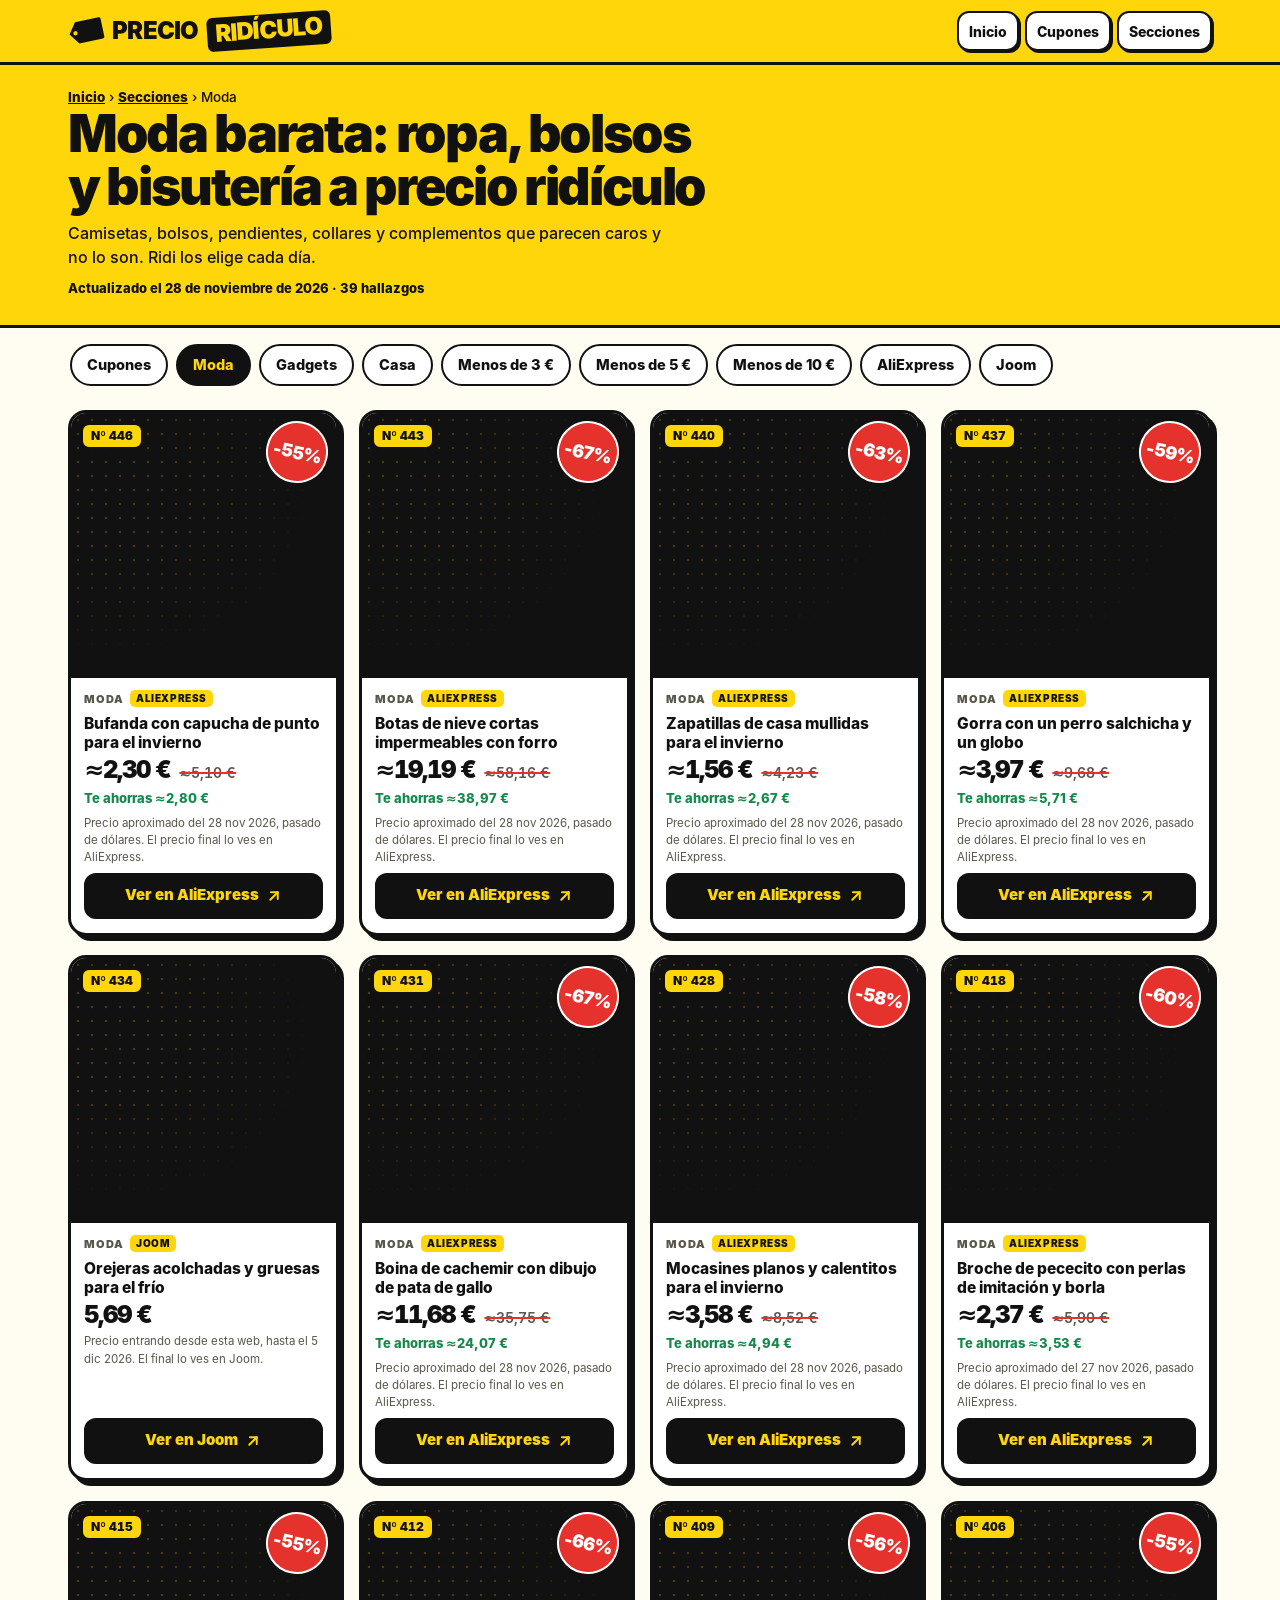
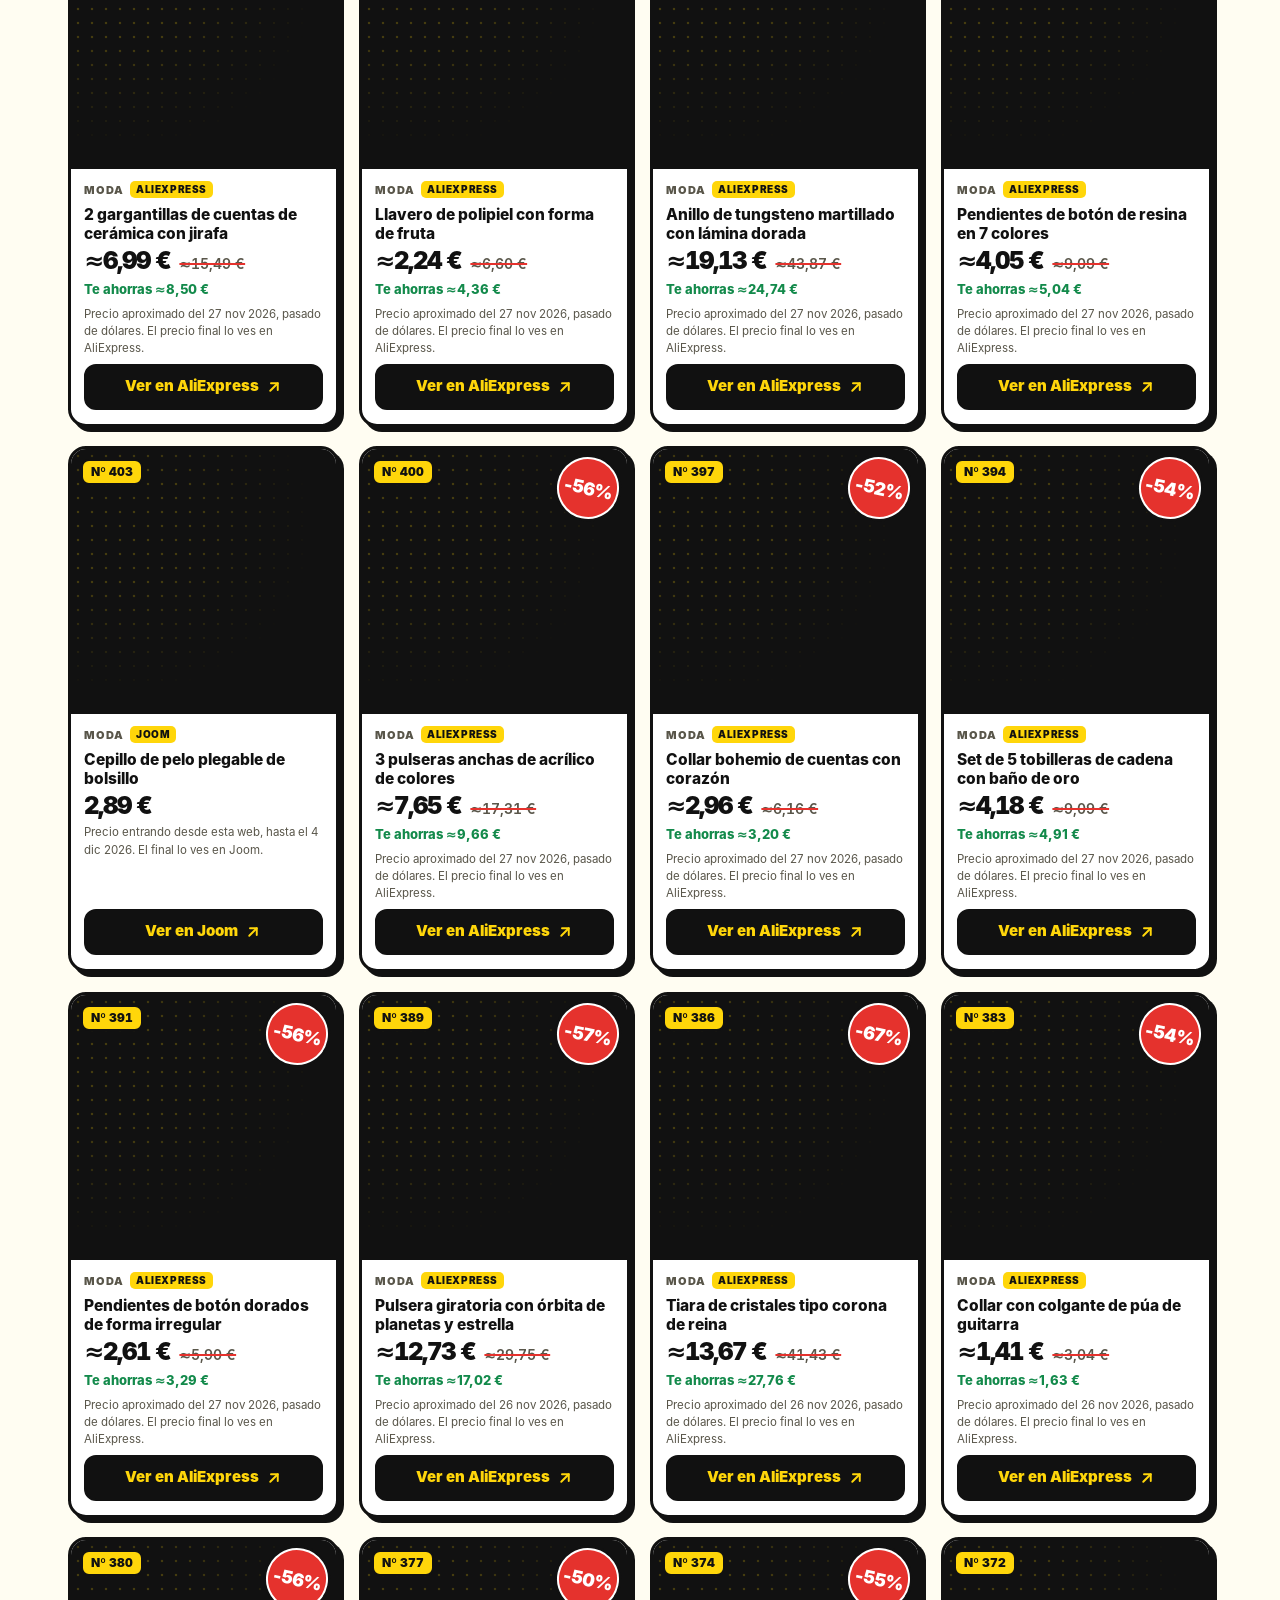
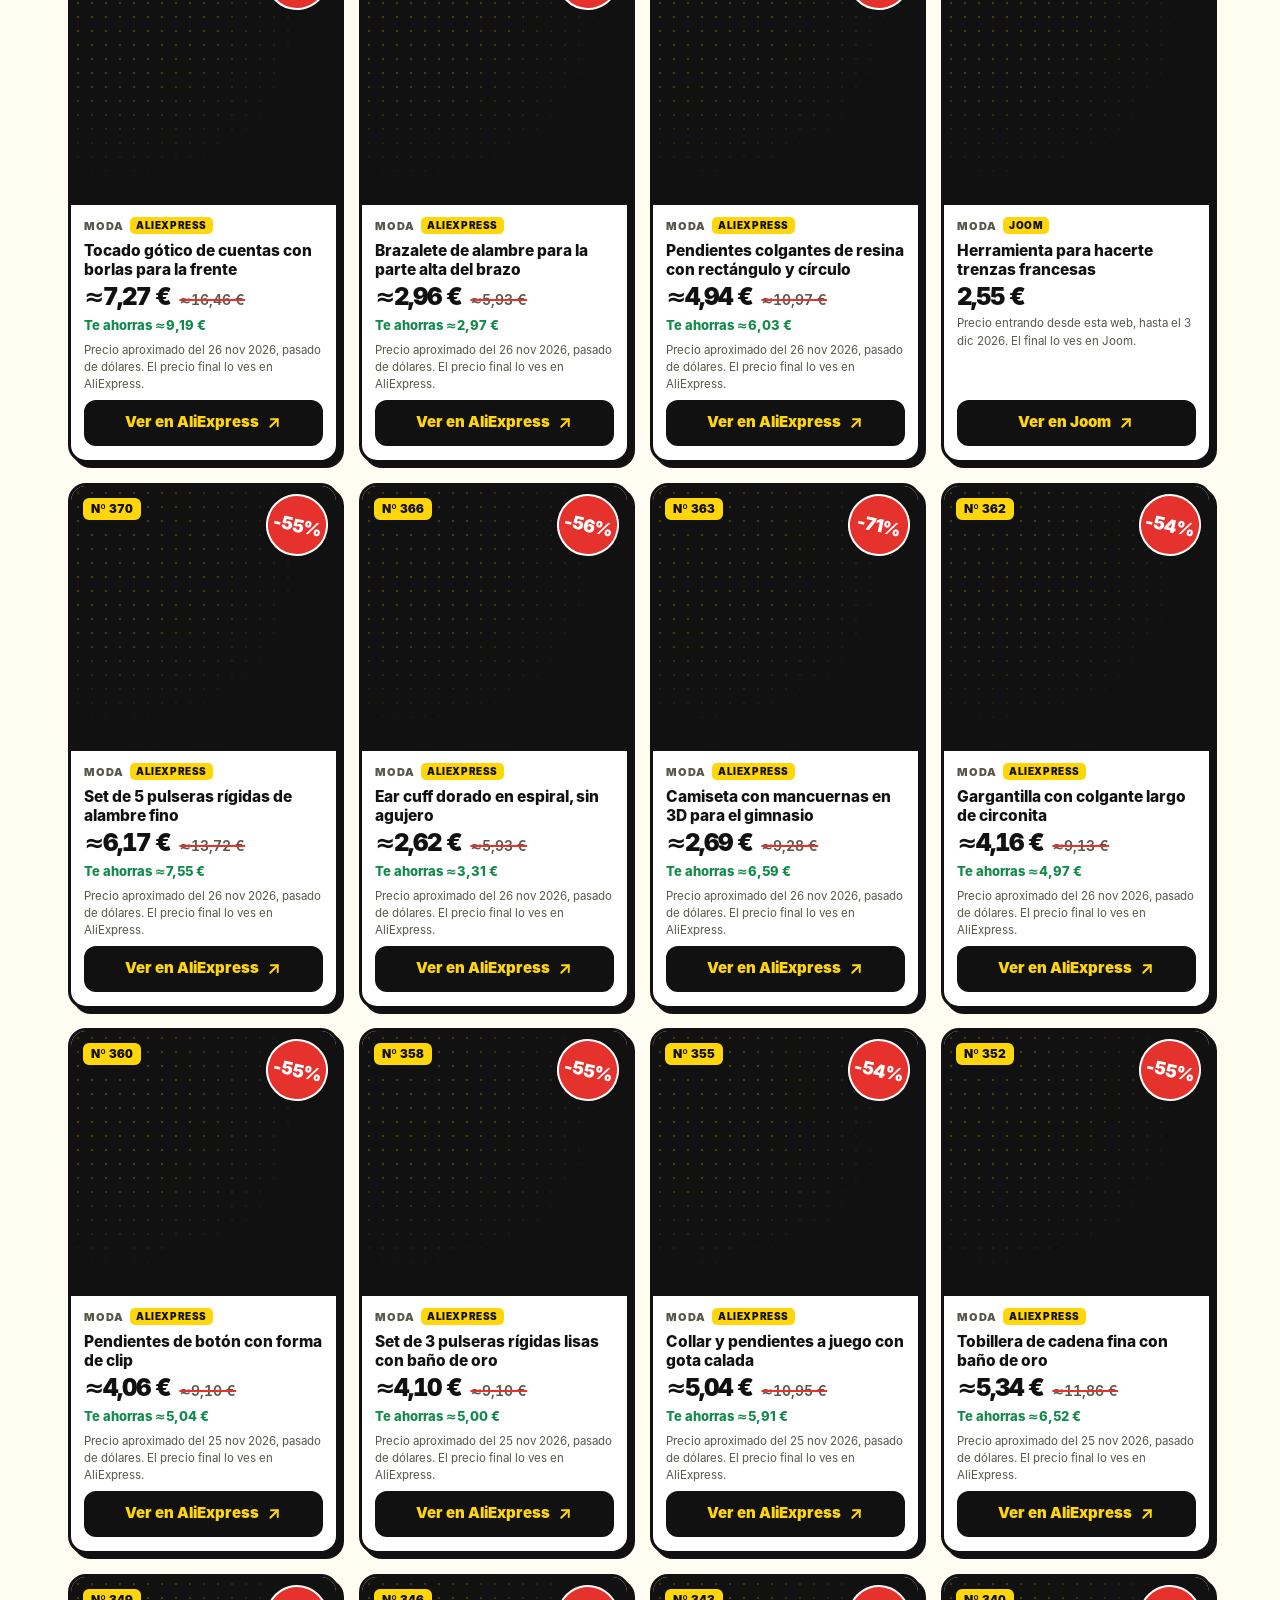
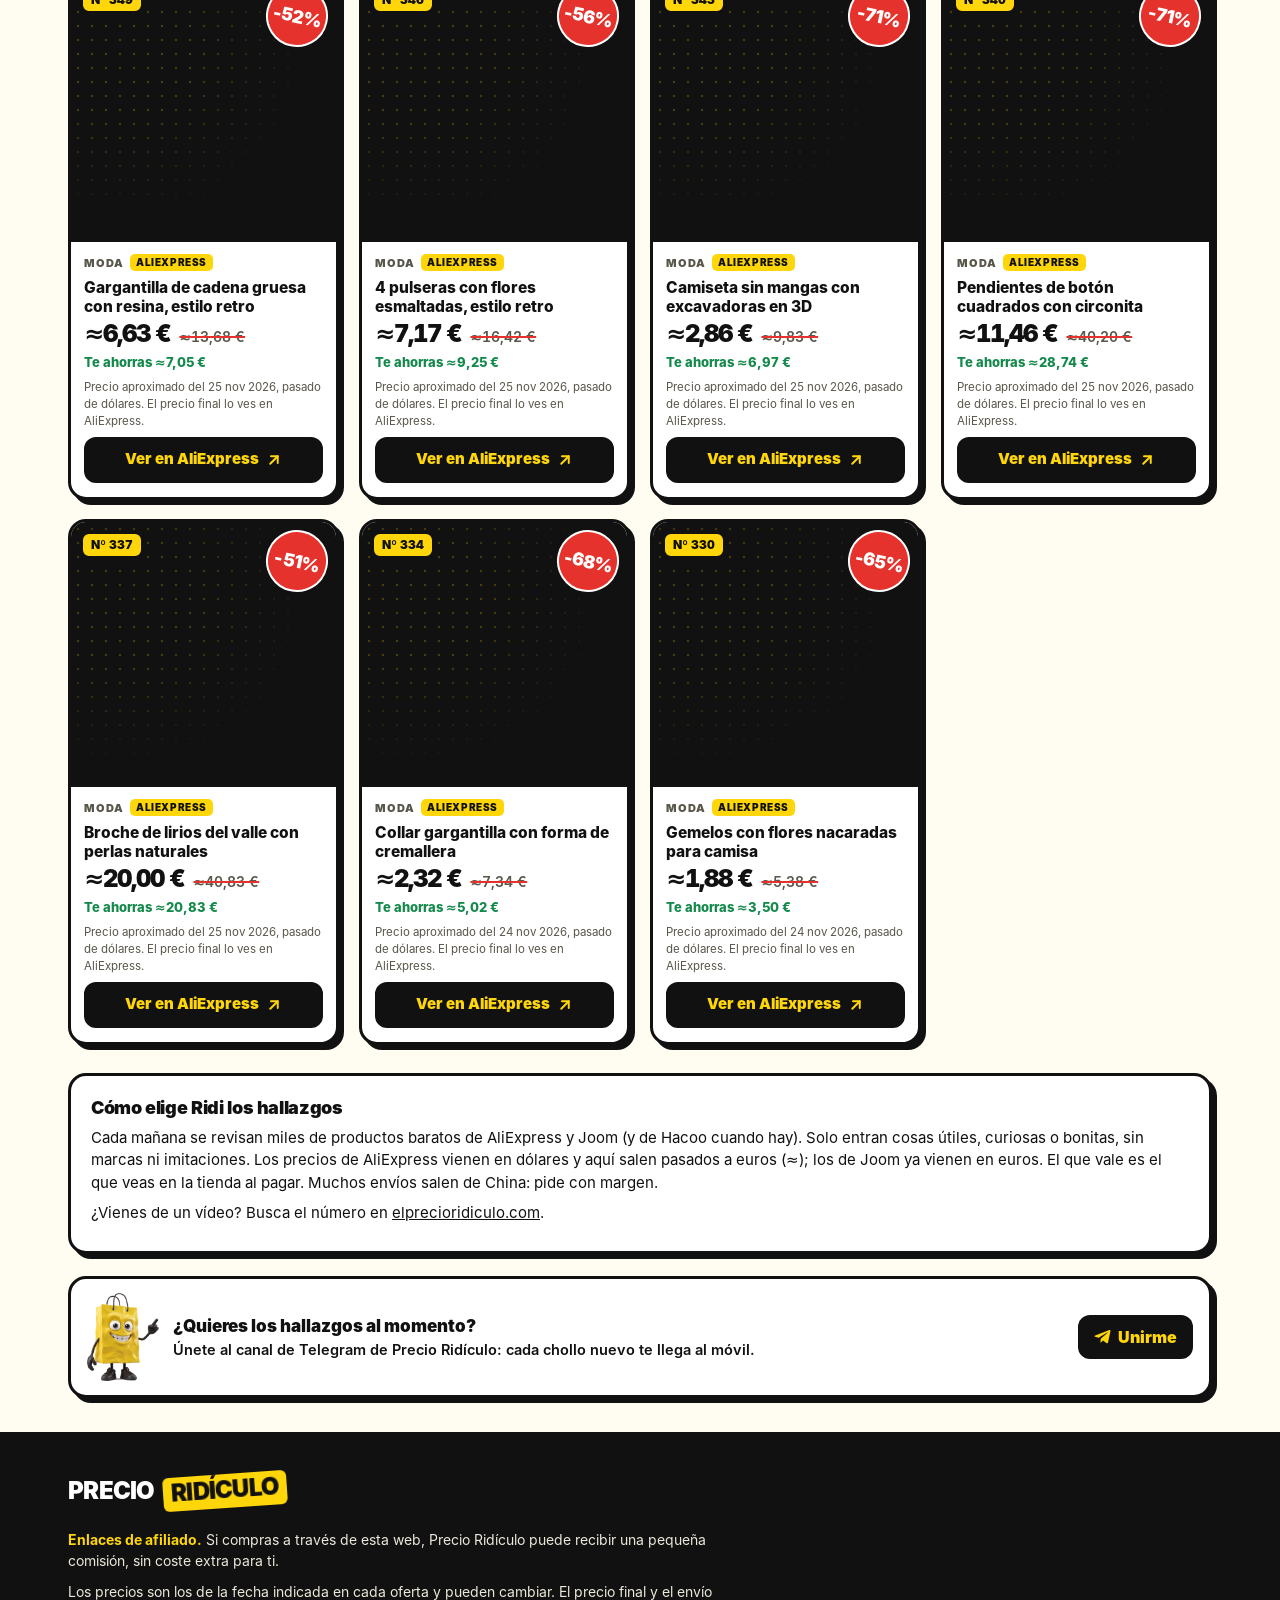
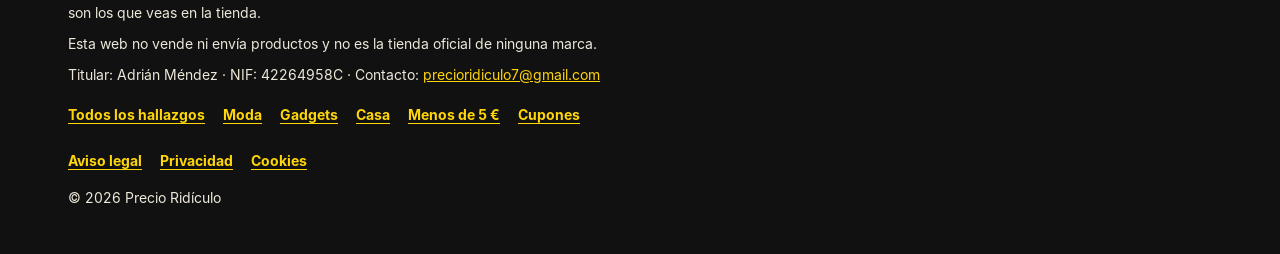
<file: ofertas/moda/index.html>
<!DOCTYPE html>
<html lang="es">
<head>
<meta charset="utf-8">
<meta name="viewport" content="width=device-width, initial-scale=1, viewport-fit=cover">
<title>Moda barata: ropa, bolsos y bisutería a precio ridículo · Precio Ridículo</title>
<meta name="description" content="Camisetas, bolsos, pendientes, collares y complementos que parecen caros y no lo son. Hallazgos nuevos cada día en Precio Ridículo.">
<link rel="canonical" href="https://elprecioridiculo.com/ofertas/moda/">
<meta name="theme-color" content="#FFD60A">
<meta property="og:type" content="website">
<meta property="og:title" content="Moda barata: ropa, bolsos y bisutería a precio ridículo · Precio Ridículo">
<meta property="og:description" content="Camisetas, bolsos, pendientes, collares y complementos que parecen caros y no lo son. Hallazgos nuevos cada día en Precio Ridículo.">
<meta property="og:image" content="https://elprecioridiculo.com/assets/web/compartir.jpg">
<meta property="og:url" content="https://elprecioridiculo.com/ofertas/moda/">
<meta name="twitter:card" content="summary_large_image">
<link rel="icon" href="/assets/web/icono.png">
<link rel="apple-touch-icon" href="/assets/web/icono.png">
<link rel="stylesheet" href="/assets/web/estilo.css">
<!-- Contador de visitas de Metricool (sin cookies) -->
<script>function loadScript(a){var b=document.getElementsByTagName("head")[0],c=document.createElement("script");c.type="text/javascript",c.src="https://tracker.metricool.com/resources/be.js",c.onreadystatechange=a,c.onload=a,b.appendChild(c)}loadScript(function(){beTracker.t({hash:"264aff4a553b2930b48b16aff83f65f"})});</script>
</head>
<body>
<header class="cabecera">
  <div class="wrap">
    <a class="logo" href="/" aria-label="Precio Ridículo, ir al inicio"><svg width="36" height="24" viewBox="0 0 120 80" aria-hidden="true" style="transform:rotate(-12deg)"><path d="M30 4 H110 A6 6 0 0 1 116 10 V70 A6 6 0 0 1 110 76 H30 L4 40 Z" fill="#111111"></path><circle cx="24" cy="40" r="7" fill="#FFD60A"></circle></svg><span>PRECIO</span><span class="banda">RIDÍCULO</span></a>
    <nav class="menu menu-texto" aria-label="Menú"><a href="/">Inicio</a><a class="temporada" href="/cupones/">Cupones</a><a href="/ofertas/">Secciones</a></nav>
  </div>
</header>
<main>
  <div class="cabeza-cat"><div class="wrap"><p class="migas"><a href="/">Inicio</a> › <a href="/ofertas/">Secciones</a> › Moda</p><h1>Moda barata: ropa, bolsos y bisutería a precio ridículo</h1><p>Camisetas, bolsos, pendientes, collares y complementos que parecen caros y no lo son. Ridi los elige cada día.</p><p class="actualizado">Actualizado el 28 de noviembre de 2026 · 39 hallazgos</p></div></div>
  <div class="wrap"><nav class="enlaces-cat" aria-label="Secciones"><a href="/cupones/">Cupones</a><a href="/ofertas/moda/" aria-current="page">Moda</a><a href="/ofertas/gadgets/">Gadgets</a><a href="/ofertas/casa/">Casa</a><a href="/ofertas/menos-de-3-euros/">Menos de 3 €</a><a href="/ofertas/menos-de-5-euros/">Menos de 5 €</a><a href="/ofertas/menos-de-10-euros/">Menos de 10 €</a><a href="/ofertas/aliexpress/">AliExpress</a><a href="/ofertas/joom/">Joom</a></nav><div class="rejilla lista-cat"><article class="tarjeta"><a class="cartel" href="/#oferta-446" tabindex="-1" aria-hidden="true"><img class="producto" src="https://ae-pic-a1.aliexpress-media.com/kf/Sb9a515056d524ca2b2341c9988bbbd46z.jpg" alt="Bufanda con capucha de punto para el invierno" loading="lazy" onerror="this.remove()"><span class="pegatina-dto">-55%</span><span class="chapa"><span class="numero">Nº 446</span></span></a><div class="cuerpo"><span class="categoria">Moda<span class="tienda">AliExpress</span></span><h3><a href="/#oferta-446">Bufanda con capucha de punto para el invierno</a></h3><div class="precios"><span class="precio">≈2,30 €</span><span class="antes"><span class="oculto">Antes </span>≈5,10 €</span></div><p class="ahorro">Te ahorras ≈2,80 €</p><p class="nota">Precio aproximado del 28 nov 2026, pasado de dólares. El precio final lo ves en AliExpress.</p><a class="boton" href="https://rzekl.com/g/1e8d114494994f380ebb16525dc3e8/?ulp=https%3A%2F%2Fs.click.aliexpress.com%2Fdeep_link.htm%3Faff_short_key%3D_c3s1yQkJ%26dl_target_url%3Dhttps%253A%252F%252Fwww.aliexpress.com%252Fitem%252F1005013570940883.html%253Fpdp_npi%253D6%252540dis%252521USD%2525215.59%2525212.52%252521%252521%25252137.03%25252116.66%252521%2525402151fd3a17958197812516142e0f1b%25252112000061520750427%252521affd%252521%252521%252521%2525211%2525210%252521%26hot_product%3D1&amp;i=5&amp;f_id=50003&amp;subid=web" target="_blank" rel="sponsored nofollow noopener">Ver en AliExpress<svg viewBox="0 0 24 24" fill="none" stroke="currentColor" stroke-width="2.6" stroke-linecap="round" stroke-linejoin="round" aria-hidden="true"><path d="M7 17 17 7"/><path d="M8 7h9v9"/></svg></a></div></article><article class="tarjeta"><a class="cartel" href="/#oferta-443" tabindex="-1" aria-hidden="true"><img class="producto" src="https://ae-pic-a1.aliexpress-media.com/kf/Sff9ada40eaa94aefb803fc648e2db5dcL.jpg" alt="Botas de nieve cortas impermeables con forro" loading="lazy" onerror="this.remove()"><span class="pegatina-dto">-67%</span><span class="chapa"><span class="numero">Nº 443</span></span></a><div class="cuerpo"><span class="categoria">Moda<span class="tienda">AliExpress</span></span><h3><a href="/#oferta-443">Botas de nieve cortas impermeables con forro</a></h3><div class="precios"><span class="precio">≈19,19 €</span><span class="antes"><span class="oculto">Antes </span>≈58,16 €</span></div><p class="ahorro">Te ahorras ≈38,97 €</p><p class="nota">Precio aproximado del 28 nov 2026, pasado de dólares. El precio final lo ves en AliExpress.</p><a class="boton" href="https://rzekl.com/g/1e8d114494994f380ebb16525dc3e8/?ulp=https%3A%2F%2Fs.click.aliexpress.com%2Fdeep_link.htm%3Faff_short_key%3D_c3s1yQkJ%26dl_target_url%3Dhttps%253A%252F%252Fwww.aliexpress.com%252Fitem%252F1005009830340870.html%253Fpdp_npi%253D6%252540dis%252521USD%25252163.73%25252121.03%252521%252521%252521422.30%252521139.36%252521%252540210152bd17958228608294169e0fad%25252112000050304544104%252521affd%252521%252521%252521%2525211%2525210%252521%26hot_product%3D1&amp;i=5&amp;f_id=50003&amp;subid=web" target="_blank" rel="sponsored nofollow noopener">Ver en AliExpress<svg viewBox="0 0 24 24" fill="none" stroke="currentColor" stroke-width="2.6" stroke-linecap="round" stroke-linejoin="round" aria-hidden="true"><path d="M7 17 17 7"/><path d="M8 7h9v9"/></svg></a></div></article><article class="tarjeta"><a class="cartel" href="/#oferta-440" tabindex="-1" aria-hidden="true"><img class="producto" src="https://ae-pic-a1.aliexpress-media.com/kf/S3dd464aee91145e1b211c07c5d64bb1d6.jpg" alt="Zapatillas de casa mullidas para el invierno" loading="lazy" onerror="this.remove()"><span class="pegatina-dto">-63%</span><span class="chapa"><span class="numero">Nº 440</span></span></a><div class="cuerpo"><span class="categoria">Moda<span class="tienda">AliExpress</span></span><h3><a href="/#oferta-440">Zapatillas de casa mullidas para el invierno</a></h3><div class="precios"><span class="precio">≈1,56 €</span><span class="antes"><span class="oculto">Antes </span>≈4,23 €</span></div><p class="ahorro">Te ahorras ≈2,67 €</p><p class="nota">Precio aproximado del 28 nov 2026, pasado de dólares. El precio final lo ves en AliExpress.</p><a class="boton" href="https://rzekl.com/g/1e8d114494994f380ebb16525dc3e8/?ulp=https%3A%2F%2Fs.click.aliexpress.com%2Fdeep_link.htm%3Faff_short_key%3D_c3s1yQkJ%26dl_target_url%3Dhttps%253A%252F%252Fwww.aliexpress.com%252Fitem%252F1005007420198328.html%253Fpdp_npi%253D6%252540dis%252521USD%2525214.64%2525211.71%252521%252521%25252130.78%25252111.39%252521%2525402102f1cd17958224409021329e0fdc%25252112000040677287291%252521affd%252521%252521%252521%2525211%2525210%252521%26hot_product%3D1&amp;i=5&amp;f_id=50003&amp;subid=web" target="_blank" rel="sponsored nofollow noopener">Ver en AliExpress<svg viewBox="0 0 24 24" fill="none" stroke="currentColor" stroke-width="2.6" stroke-linecap="round" stroke-linejoin="round" aria-hidden="true"><path d="M7 17 17 7"/><path d="M8 7h9v9"/></svg></a></div></article><article class="tarjeta"><a class="cartel" href="/#oferta-437" tabindex="-1" aria-hidden="true"><img class="producto" src="https://ae-pic-a1.aliexpress-media.com/kf/S75746a932b8a47bc880925bc86590246N.jpg" alt="Gorra con un perro salchicha y un globo" loading="lazy" onerror="this.remove()"><span class="pegatina-dto">-59%</span><span class="chapa"><span class="numero">Nº 437</span></span></a><div class="cuerpo"><span class="categoria">Moda<span class="tienda">AliExpress</span></span><h3><a href="/#oferta-437">Gorra con un perro salchicha y un globo</a></h3><div class="precios"><span class="precio">≈3,97 €</span><span class="antes"><span class="oculto">Antes </span>≈9,68 €</span></div><p class="ahorro">Te ahorras ≈5,71 €</p><p class="nota">Precio aproximado del 28 nov 2026, pasado de dólares. El precio final lo ves en AliExpress.</p><a class="boton" href="https://rzekl.com/g/1e8d114494994f380ebb16525dc3e8/?ulp=https%3A%2F%2Fs.click.aliexpress.com%2Fdeep_link.htm%3Faff_short_key%3D_c3s1yQkJ%26dl_target_url%3Dhttps%253A%252F%252Fwww.aliexpress.com%252Fitem%252F1005003111797237.html%253Fpdp_npi%253D6%252540dis%252521USD%25252110.61%2525214.35%252521%252521%25252170.32%25252128.83%252521%252540210152bd17958198092006227e0d7d%25252112000024160913728%252521affd%252521%252521%252521%2525211%2525210%252521%26hot_product%3D1&amp;i=5&amp;f_id=50003&amp;subid=web" target="_blank" rel="sponsored nofollow noopener">Ver en AliExpress<svg viewBox="0 0 24 24" fill="none" stroke="currentColor" stroke-width="2.6" stroke-linecap="round" stroke-linejoin="round" aria-hidden="true"><path d="M7 17 17 7"/><path d="M8 7h9v9"/></svg></a></div></article><article class="tarjeta"><a class="cartel" href="/#oferta-434" tabindex="-1" aria-hidden="true"><img class="producto" src="https://img.joomcdn.net/43b63082a338bc5a273e602a328d2434cfd4e130_original.jpeg" alt="Orejeras acolchadas y gruesas para el frío" loading="lazy" onerror="this.remove()"><span class="chapa"><span class="numero">Nº 434</span></span></a><div class="cuerpo"><span class="categoria">Moda<span class="tienda">Joom</span></span><h3><a href="/#oferta-434">Orejeras acolchadas y gruesas para el frío</a></h3><div class="precios"><span class="precio">5,69 €</span></div><p class="nota">Precio entrando desde esta web, hasta el 5 dic 2026. El final lo ves en Joom.</p><a class="boton" href="https://xnmik.com/g/k1grq9wd9g994f380ebbbe0d510ed1/?f_id=24374&amp;ulp=https%3A%2F%2Fwww.joom.com%2Fes%2Fproducts%2F6746e5f6a1690b0167cd634b%3Fcurrency%3DEUR%26utm_productid%3D6746e5f6a1690b0167cd634b%26utm_freeze_token%3DeyJraWQiOiJ2MSIsInR5cCI6IkpXVCIsImFsZyI6IkVTMjU2In0.eyJleHAiOjE3OTY0MzM5NjgsInIiOiJFUyIsImMiOiJFVVIiLCJ2Ijp0cnVlLCJwcyI6W3sicCI6IjY3NDZlNWY2YTE2OTBiMDE2N2NkNjM0YiIsInYiOiI2NzQ2ZTVmNmExNjkwYmUzNjdjZDYzNGUiLCJjIjo1LjY5fV19.cg9iyu-dwZE7m9yfpSmjU_TWLUCFF5ezGZKWLEfbfCOAdw37yT_5yiPiO7F3SjqR9jr7lliqLy4Zdck35yYS9g%26variant_id%3D6746e5f6a1690be367cd634e%26gsAttrs%3DeyJyZWdpb24iOiJFUyJ9%26country%3DES%26utm_audienceid%3Dadvertising_web_admitad_2d%26utm_feed_id%3D935622805573705349%26utm_feed_date%3D2026-11-28&amp;subid=web" target="_blank" rel="sponsored nofollow noopener">Ver en Joom<svg viewBox="0 0 24 24" fill="none" stroke="currentColor" stroke-width="2.6" stroke-linecap="round" stroke-linejoin="round" aria-hidden="true"><path d="M7 17 17 7"/><path d="M8 7h9v9"/></svg></a></div></article><article class="tarjeta"><a class="cartel" href="/#oferta-431" tabindex="-1" aria-hidden="true"><img class="producto" src="https://ae-pic-a1.aliexpress-media.com/kf/Scb749592145e4e39a34f4314d8d35671w.jpg" alt="Boina de cachemir con dibujo de pata de gallo" loading="lazy" onerror="this.remove()"><span class="pegatina-dto">-67%</span><span class="chapa"><span class="numero">Nº 431</span></span></a><div class="cuerpo"><span class="categoria">Moda<span class="tienda">AliExpress</span></span><h3><a href="/#oferta-431">Boina de cachemir con dibujo de pata de gallo</a></h3><div class="precios"><span class="precio">≈11,68 €</span><span class="antes"><span class="oculto">Antes </span>≈35,75 €</span></div><p class="ahorro">Te ahorras ≈24,07 €</p><p class="nota">Precio aproximado del 28 nov 2026, pasado de dólares. El precio final lo ves en AliExpress.</p><a class="boton" href="https://rzekl.com/g/1e8d114494994f380ebb16525dc3e8/?ulp=https%3A%2F%2Fs.click.aliexpress.com%2Fdeep_link.htm%3Faff_short_key%3D_c3s1yQkJ%26dl_target_url%3Dhttps%253A%252F%252Fwww.aliexpress.com%252Fitem%252F1005012968133830.html%253Fpdp_npi%253D6%252540dis%252521USD%25252139.17%25252112.80%252521%252521%252521259.56%25252184.82%252521%25254021013cc017958195989685627e0e99%25252112000059927470723%252521affd%252521%252521%252521%2525211%2525210%252521%26hot_product%3D1&amp;i=5&amp;f_id=50003&amp;subid=web" target="_blank" rel="sponsored nofollow noopener">Ver en AliExpress<svg viewBox="0 0 24 24" fill="none" stroke="currentColor" stroke-width="2.6" stroke-linecap="round" stroke-linejoin="round" aria-hidden="true"><path d="M7 17 17 7"/><path d="M8 7h9v9"/></svg></a></div></article><article class="tarjeta"><a class="cartel" href="/#oferta-428" tabindex="-1" aria-hidden="true"><img class="producto" src="https://ae-pic-a1.aliexpress-media.com/kf/Sccd587131f424dd5ab1a9822b403a568u.jpg" alt="Mocasines planos y calentitos para el invierno" loading="lazy" onerror="this.remove()"><span class="pegatina-dto">-58%</span><span class="chapa"><span class="numero">Nº 428</span></span></a><div class="cuerpo"><span class="categoria">Moda<span class="tienda">AliExpress</span></span><h3><a href="/#oferta-428">Mocasines planos y calentitos para el invierno</a></h3><div class="precios"><span class="precio">≈3,58 €</span><span class="antes"><span class="oculto">Antes </span>≈8,52 €</span></div><p class="ahorro">Te ahorras ≈4,94 €</p><p class="nota">Precio aproximado del 28 nov 2026, pasado de dólares. El precio final lo ves en AliExpress.</p><a class="boton" href="https://rzekl.com/g/1e8d114494994f380ebb16525dc3e8/?ulp=https%3A%2F%2Fs.click.aliexpress.com%2Fdeep_link.htm%3Faff_short_key%3D_c3s1yQkJ%26dl_target_url%3Dhttps%253A%252F%252Fwww.aliexpress.com%252Fitem%252F1005007798294134.html%253Fpdp_npi%253D6%252540dis%252521USD%2525219.33%2525213.92%252521%252521%25252161.80%25252125.96%252521%2525402102f1cd17958224380517407e10e3%25252112000042237893604%252521affd%252521%252521%252521%2525211%2525210%252521%26hot_product%3D1&amp;i=5&amp;f_id=50003&amp;subid=web" target="_blank" rel="sponsored nofollow noopener">Ver en AliExpress<svg viewBox="0 0 24 24" fill="none" stroke="currentColor" stroke-width="2.6" stroke-linecap="round" stroke-linejoin="round" aria-hidden="true"><path d="M7 17 17 7"/><path d="M8 7h9v9"/></svg></a></div></article><article class="tarjeta"><a class="cartel" href="/#oferta-418" tabindex="-1" aria-hidden="true"><img class="producto" src="https://ae-pic-a1.aliexpress-media.com/kf/Sd03a7e5fe79d4d89a91b6a739115ec1bI.jpg" alt="Broche de pececito con perlas de imitación y borla" loading="lazy" onerror="this.remove()"><span class="pegatina-dto">-60%</span><span class="chapa"><span class="numero">Nº 418</span></span></a><div class="cuerpo"><span class="categoria">Moda<span class="tienda">AliExpress</span></span><h3><a href="/#oferta-418">Broche de pececito con perlas de imitación y borla</a></h3><div class="precios"><span class="precio">≈2,37 €</span><span class="antes"><span class="oculto">Antes </span>≈5,90 €</span></div><p class="ahorro">Te ahorras ≈3,53 €</p><p class="nota">Precio aproximado del 27 nov 2026, pasado de dólares. El precio final lo ves en AliExpress.</p><a class="boton" href="https://rzekl.com/g/1e8d114494994f380ebb16525dc3e8/?ulp=https%3A%2F%2Fs.click.aliexpress.com%2Fdeep_link.htm%3Faff_short_key%3D_c3s1yQkJ%26dl_target_url%3Dhttps%253A%252F%252Fwww.aliexpress.com%252Fitem%252F1005012262090603.html%253Fpdp_npi%253D6%252540dis%252521USD%2525216.48%2525212.60%252521%252521%2525216.48%2525212.60%252521%252540214114e317957322021044338e0e44%25252112000057908342226%252521affd%252521%252521%252521%2525211%2525210%252521%26hot_product%3D1&amp;i=5&amp;f_id=50003&amp;subid=web" target="_blank" rel="sponsored nofollow noopener">Ver en AliExpress<svg viewBox="0 0 24 24" fill="none" stroke="currentColor" stroke-width="2.6" stroke-linecap="round" stroke-linejoin="round" aria-hidden="true"><path d="M7 17 17 7"/><path d="M8 7h9v9"/></svg></a></div></article><article class="tarjeta"><a class="cartel" href="/#oferta-415" tabindex="-1" aria-hidden="true"><img class="producto" src="https://ae-pic-a1.aliexpress-media.com/kf/Sc92ae87cb8914da4b5f239d3c85f3107z.jpg" alt="2 gargantillas de cuentas de cerámica con jirafa" loading="lazy" onerror="this.remove()"><span class="pegatina-dto">-55%</span><span class="chapa"><span class="numero">Nº 415</span></span></a><div class="cuerpo"><span class="categoria">Moda<span class="tienda">AliExpress</span></span><h3><a href="/#oferta-415">2 gargantillas de cuentas de cerámica con jirafa</a></h3><div class="precios"><span class="precio">≈6,99 €</span><span class="antes"><span class="oculto">Antes </span>≈15,49 €</span></div><p class="ahorro">Te ahorras ≈8,50 €</p><p class="nota">Precio aproximado del 27 nov 2026, pasado de dólares. El precio final lo ves en AliExpress.</p><a class="boton" href="https://rzekl.com/g/1e8d114494994f380ebb16525dc3e8/?ulp=https%3A%2F%2Fs.click.aliexpress.com%2Fdeep_link.htm%3Faff_short_key%3D_c3s1yQkJ%26dl_target_url%3Dhttps%253A%252F%252Fwww.aliexpress.com%252Fitem%252F1005013045577400.html%253Fpdp_npi%253D6%252540dis%252521USD%25252117.00%2525217.67%252521%252521%25252117.00%2525217.67%252521%252540210152bd17957322772783090e0d02%25252112000060162306301%252521affd%252521%252521%252521%2525211%2525210%252521%26hot_product%3D1&amp;i=5&amp;f_id=50003&amp;subid=web" target="_blank" rel="sponsored nofollow noopener">Ver en AliExpress<svg viewBox="0 0 24 24" fill="none" stroke="currentColor" stroke-width="2.6" stroke-linecap="round" stroke-linejoin="round" aria-hidden="true"><path d="M7 17 17 7"/><path d="M8 7h9v9"/></svg></a></div></article><article class="tarjeta"><a class="cartel" href="/#oferta-412" tabindex="-1" aria-hidden="true"><img class="producto" src="https://ae-pic-a1.aliexpress-media.com/kf/S32470d0f8a21434897de9ba2e1979ca20.jpg" alt="Llavero de polipiel con forma de fruta" loading="lazy" onerror="this.remove()"><span class="pegatina-dto">-66%</span><span class="chapa"><span class="numero">Nº 412</span></span></a><div class="cuerpo"><span class="categoria">Moda<span class="tienda">AliExpress</span></span><h3><a href="/#oferta-412">Llavero de polipiel con forma de fruta</a></h3><div class="precios"><span class="precio">≈2,24 €</span><span class="antes"><span class="oculto">Antes </span>≈6,60 €</span></div><p class="ahorro">Te ahorras ≈4,36 €</p><p class="nota">Precio aproximado del 27 nov 2026, pasado de dólares. El precio final lo ves en AliExpress.</p><a class="boton" href="https://rzekl.com/g/1e8d114494994f380ebb16525dc3e8/?ulp=https%3A%2F%2Fs.click.aliexpress.com%2Fdeep_link.htm%3Faff_short_key%3D_c3s1yQkJ%26dl_target_url%3Dhttps%253A%252F%252Fwww.aliexpress.com%252Fitem%252F1005010589984040.html%253Fpdp_npi%253D6%252540dis%252521USD%2525217.24%2525212.46%252521%252521%25252148.00%25252116.32%252521%2525402140da8b17957322262392417e0d52%25252112000052912254529%252521affd%252521%252521%252521%2525211%2525210%252521%26hot_product%3D1&amp;i=5&amp;f_id=50003&amp;subid=web" target="_blank" rel="sponsored nofollow noopener">Ver en AliExpress<svg viewBox="0 0 24 24" fill="none" stroke="currentColor" stroke-width="2.6" stroke-linecap="round" stroke-linejoin="round" aria-hidden="true"><path d="M7 17 17 7"/><path d="M8 7h9v9"/></svg></a></div></article><article class="tarjeta"><a class="cartel" href="/#oferta-409" tabindex="-1" aria-hidden="true"><img class="producto" src="https://ae-pic-a1.aliexpress-media.com/kf/A3fd9255edc104711a2c50bccfb92cbfc1.jpg" alt="Anillo de tungsteno martillado con lámina dorada" loading="lazy" onerror="this.remove()"><span class="pegatina-dto">-56%</span><span class="chapa"><span class="numero">Nº 409</span></span></a><div class="cuerpo"><span class="categoria">Moda<span class="tienda">AliExpress</span></span><h3><a href="/#oferta-409">Anillo de tungsteno martillado con lámina dorada</a></h3><div class="precios"><span class="precio">≈19,13 €</span><span class="antes"><span class="oculto">Antes </span>≈43,87 €</span></div><p class="ahorro">Te ahorras ≈24,74 €</p><p class="nota">Precio aproximado del 27 nov 2026, pasado de dólares. El precio final lo ves en AliExpress.</p><a class="boton" href="https://rzekl.com/g/1e8d114494994f380ebb16525dc3e8/?ulp=https%3A%2F%2Fs.click.aliexpress.com%2Fdeep_link.htm%3Faff_short_key%3D_c3s1yQkJ%26dl_target_url%3Dhttps%253A%252F%252Fwww.aliexpress.com%252Fitem%252F1005009322221353.html%253Fpdp_npi%253D6%252540dis%252521USD%25252148.15%25252120.99%252521%252521%252521319.30%252521139.18%252521%2525402140da8b17957318489503642e0f40%25252112000048746333392%252521affd%252521%252521%252521%2525211%2525210%252521%26hot_product%3D1&amp;i=5&amp;f_id=50003&amp;subid=web" target="_blank" rel="sponsored nofollow noopener">Ver en AliExpress<svg viewBox="0 0 24 24" fill="none" stroke="currentColor" stroke-width="2.6" stroke-linecap="round" stroke-linejoin="round" aria-hidden="true"><path d="M7 17 17 7"/><path d="M8 7h9v9"/></svg></a></div></article><article class="tarjeta"><a class="cartel" href="/#oferta-406" tabindex="-1" aria-hidden="true"><img class="producto" src="https://ae-pic-a1.aliexpress-media.com/kf/S69faff6c95464d659f6b254282d50f8d5.jpg" alt="Pendientes de botón de resina en 7 colores" loading="lazy" onerror="this.remove()"><span class="pegatina-dto">-55%</span><span class="chapa"><span class="numero">Nº 406</span></span></a><div class="cuerpo"><span class="categoria">Moda<span class="tienda">AliExpress</span></span><h3><a href="/#oferta-406">Pendientes de botón de resina en 7 colores</a></h3><div class="precios"><span class="precio">≈4,05 €</span><span class="antes"><span class="oculto">Antes </span>≈9,09 €</span></div><p class="ahorro">Te ahorras ≈5,04 €</p><p class="nota">Precio aproximado del 27 nov 2026, pasado de dólares. El precio final lo ves en AliExpress.</p><a class="boton" href="https://rzekl.com/g/1e8d114494994f380ebb16525dc3e8/?ulp=https%3A%2F%2Fs.click.aliexpress.com%2Fdeep_link.htm%3Faff_short_key%3D_c3s1yQkJ%26dl_target_url%3Dhttps%253A%252F%252Fwww.aliexpress.com%252Fitem%252F1005012943507889.html%253Fpdp_npi%253D6%252540dis%252521USD%2525219.98%2525214.45%252521%252521%2525219.98%2525214.45%252521%2525402101611117957323953544700e0fa3%25252112000059845920956%252521affd%252521%252521%252521%2525211%2525210%252521%26hot_product%3D1&amp;i=5&amp;f_id=50003&amp;subid=web" target="_blank" rel="sponsored nofollow noopener">Ver en AliExpress<svg viewBox="0 0 24 24" fill="none" stroke="currentColor" stroke-width="2.6" stroke-linecap="round" stroke-linejoin="round" aria-hidden="true"><path d="M7 17 17 7"/><path d="M8 7h9v9"/></svg></a></div></article><article class="tarjeta"><a class="cartel" href="/#oferta-403" tabindex="-1" aria-hidden="true"><img class="producto" src="https://img.joomcdn.net/b94875b46dffff0661841cad7e96083c3979a28b_original.jpeg" alt="Cepillo de pelo plegable de bolsillo" loading="lazy" onerror="this.remove()"><span class="chapa"><span class="numero">Nº 403</span></span></a><div class="cuerpo"><span class="categoria">Moda<span class="tienda">Joom</span></span><h3><a href="/#oferta-403">Cepillo de pelo plegable de bolsillo</a></h3><div class="precios"><span class="precio">2,89 €</span></div><p class="nota">Precio entrando desde esta web, hasta el 4 dic 2026. El final lo ves en Joom.</p><a class="boton" href="https://xnmik.com/g/k1grq9wd9g994f380ebbbe0d510ed1/?f_id=24374&amp;ulp=https%3A%2F%2Fwww.joom.com%2Fes%2Fproducts%2F62d65f31da5c820138b7e09e%3Fcurrency%3DEUR%26utm_productid%3D62d65f31da5c820138b7e09e%26utm_freeze_token%3DeyJraWQiOiJ2MSIsInR5cCI6IkpXVCIsImFsZyI6IkVTMjU2In0.eyJleHAiOjE3OTYzNDc3MDgsInIiOiJFUyIsImMiOiJFVVIiLCJ2Ijp0cnVlLCJwcyI6W3sicCI6IjYyZDY1ZjMxZGE1YzgyMDEzOGI3ZTA5ZSIsInYiOiI2MmQ2NWYzMWRhNWM4MjcwMzhiN2UwYTAiLCJjIjoyLjg5fV19.5Meqt3ddpqBbZMkBsJIWnPJH07qP8SA1c3q4go_SKhNP30c3akBHl6ZLBngdWQnZBOC6yS_SvB1IIIH3MAVIVw%26variant_id%3D62d65f31da5c827038b7e0a0%26gsAttrs%3DeyJyZWdpb24iOiJFUyJ9%26country%3DES%26utm_audienceid%3Dadvertising_web_admitad_2d%26utm_feed_id%3D935622805573705349%26utm_feed_date%3D2026-11-27&amp;subid=web" target="_blank" rel="sponsored nofollow noopener">Ver en Joom<svg viewBox="0 0 24 24" fill="none" stroke="currentColor" stroke-width="2.6" stroke-linecap="round" stroke-linejoin="round" aria-hidden="true"><path d="M7 17 17 7"/><path d="M8 7h9v9"/></svg></a></div></article><article class="tarjeta"><a class="cartel" href="/#oferta-400" tabindex="-1" aria-hidden="true"><img class="producto" src="https://ae-pic-a1.aliexpress-media.com/kf/S5e8da558dd9d433790e38768c9b92ffeR.jpg" alt="3 pulseras anchas de acrílico de colores" loading="lazy" onerror="this.remove()"><span class="pegatina-dto">-56%</span><span class="chapa"><span class="numero">Nº 400</span></span></a><div class="cuerpo"><span class="categoria">Moda<span class="tienda">AliExpress</span></span><h3><a href="/#oferta-400">3 pulseras anchas de acrílico de colores</a></h3><div class="precios"><span class="precio">≈7,65 €</span><span class="antes"><span class="oculto">Antes </span>≈17,31 €</span></div><p class="ahorro">Te ahorras ≈9,66 €</p><p class="nota">Precio aproximado del 27 nov 2026, pasado de dólares. El precio final lo ves en AliExpress.</p><a class="boton" href="https://rzekl.com/g/1e8d114494994f380ebb16525dc3e8/?ulp=https%3A%2F%2Fs.click.aliexpress.com%2Fdeep_link.htm%3Faff_short_key%3D_c3s1yQkJ%26dl_target_url%3Dhttps%253A%252F%252Fwww.aliexpress.com%252Fitem%252F1005013045469139.html%253Fpdp_npi%253D6%252540dis%252521USD%25252119.00%2525218.40%252521%252521%25252119.00%2525218.40%252521%2525402140d36217957318309577232e0f5a%25252112000060115093399%252521affd%252521%252521%252521%2525211%2525210%252521%26hot_product%3D1&amp;i=5&amp;f_id=50003&amp;subid=web" target="_blank" rel="sponsored nofollow noopener">Ver en AliExpress<svg viewBox="0 0 24 24" fill="none" stroke="currentColor" stroke-width="2.6" stroke-linecap="round" stroke-linejoin="round" aria-hidden="true"><path d="M7 17 17 7"/><path d="M8 7h9v9"/></svg></a></div></article><article class="tarjeta"><a class="cartel" href="/#oferta-397" tabindex="-1" aria-hidden="true"><img class="producto" src="https://ae-pic-a1.aliexpress-media.com/kf/S6b90bbf0dbd04c2fa67e400cf45fa709x.jpg" alt="Collar bohemio de cuentas con corazón" loading="lazy" onerror="this.remove()"><span class="pegatina-dto">-52%</span><span class="chapa"><span class="numero">Nº 397</span></span></a><div class="cuerpo"><span class="categoria">Moda<span class="tienda">AliExpress</span></span><h3><a href="/#oferta-397">Collar bohemio de cuentas con corazón</a></h3><div class="precios"><span class="precio">≈2,96 €</span><span class="antes"><span class="oculto">Antes </span>≈6,16 €</span></div><p class="ahorro">Te ahorras ≈3,20 €</p><p class="nota">Precio aproximado del 27 nov 2026, pasado de dólares. El precio final lo ves en AliExpress.</p><a class="boton" href="https://rzekl.com/g/1e8d114494994f380ebb16525dc3e8/?ulp=https%3A%2F%2Fs.click.aliexpress.com%2Fdeep_link.htm%3Faff_short_key%3D_c3s1yQkJ%26dl_target_url%3Dhttps%253A%252F%252Fwww.aliexpress.com%252Fitem%252F1005010248829531.html%253Fpdp_npi%253D6%252540dis%252521USD%2525216.76%2525213.25%252521%252521%2525216.76%2525213.25%252521%2525402140f89017957327566697163e0ef8%25252112000051674094831%252521affd%252521%252521%252521%2525211%2525210%252521%26hot_product%3D1&amp;i=5&amp;f_id=50003&amp;subid=web" target="_blank" rel="sponsored nofollow noopener">Ver en AliExpress<svg viewBox="0 0 24 24" fill="none" stroke="currentColor" stroke-width="2.6" stroke-linecap="round" stroke-linejoin="round" aria-hidden="true"><path d="M7 17 17 7"/><path d="M8 7h9v9"/></svg></a></div></article><article class="tarjeta"><a class="cartel" href="/#oferta-394" tabindex="-1" aria-hidden="true"><img class="producto" src="https://ae-pic-a1.aliexpress-media.com/kf/S9c2343376aad460c95fdbeb7e3a3c57a0.jpg" alt="Set de 5 tobilleras de cadena con baño de oro" loading="lazy" onerror="this.remove()"><span class="pegatina-dto">-54%</span><span class="chapa"><span class="numero">Nº 394</span></span></a><div class="cuerpo"><span class="categoria">Moda<span class="tienda">AliExpress</span></span><h3><a href="/#oferta-394">Set de 5 tobilleras de cadena con baño de oro</a></h3><div class="precios"><span class="precio">≈4,18 €</span><span class="antes"><span class="oculto">Antes </span>≈9,09 €</span></div><p class="ahorro">Te ahorras ≈4,91 €</p><p class="nota">Precio aproximado del 27 nov 2026, pasado de dólares. El precio final lo ves en AliExpress.</p><a class="boton" href="https://rzekl.com/g/1e8d114494994f380ebb16525dc3e8/?ulp=https%3A%2F%2Fs.click.aliexpress.com%2Fdeep_link.htm%3Faff_short_key%3D_c3s1yQkJ%26dl_target_url%3Dhttps%253A%252F%252Fwww.aliexpress.com%252Fitem%252F1005013316093453.html%253Fpdp_npi%253D6%252540dis%252521USD%2525219.98%2525214.59%252521%252521%2525219.98%2525214.59%252521%2525402141149b17957322900082244e0ee6%25252112000060810069211%252521affd%252521%252521%252521%2525211%2525210%252521%26hot_product%3D1&amp;i=5&amp;f_id=50003&amp;subid=web" target="_blank" rel="sponsored nofollow noopener">Ver en AliExpress<svg viewBox="0 0 24 24" fill="none" stroke="currentColor" stroke-width="2.6" stroke-linecap="round" stroke-linejoin="round" aria-hidden="true"><path d="M7 17 17 7"/><path d="M8 7h9v9"/></svg></a></div></article><article class="tarjeta"><a class="cartel" href="/#oferta-391" tabindex="-1" aria-hidden="true"><img class="producto" src="https://ae-pic-a1.aliexpress-media.com/kf/Se97fe00dd27b4379be40e0f33f2f8ffb7.jpg" alt="Pendientes de botón dorados de forma irregular" loading="lazy" onerror="this.remove()"><span class="pegatina-dto">-56%</span><span class="chapa"><span class="numero">Nº 391</span></span></a><div class="cuerpo"><span class="categoria">Moda<span class="tienda">AliExpress</span></span><h3><a href="/#oferta-391">Pendientes de botón dorados de forma irregular</a></h3><div class="precios"><span class="precio">≈2,61 €</span><span class="antes"><span class="oculto">Antes </span>≈5,90 €</span></div><p class="ahorro">Te ahorras ≈3,29 €</p><p class="nota">Precio aproximado del 27 nov 2026, pasado de dólares. El precio final lo ves en AliExpress.</p><a class="boton" href="https://rzekl.com/g/1e8d114494994f380ebb16525dc3e8/?ulp=https%3A%2F%2Fs.click.aliexpress.com%2Fdeep_link.htm%3Faff_short_key%3D_c3s1yQkJ%26dl_target_url%3Dhttps%253A%252F%252Fwww.aliexpress.com%252Fitem%252F1005013450829831.html%253Fpdp_npi%253D6%252540dis%252521USD%2525216.48%2525212.86%252521%252521%2525216.48%2525212.86%252521%25254021013cc017957326891503286e0e16%25252112000061216728438%252521affd%252521%252521%252521%2525211%2525210%252521%26hot_product%3D1&amp;i=5&amp;f_id=50003&amp;subid=web" target="_blank" rel="sponsored nofollow noopener">Ver en AliExpress<svg viewBox="0 0 24 24" fill="none" stroke="currentColor" stroke-width="2.6" stroke-linecap="round" stroke-linejoin="round" aria-hidden="true"><path d="M7 17 17 7"/><path d="M8 7h9v9"/></svg></a></div></article><article class="tarjeta"><a class="cartel" href="/#oferta-389" tabindex="-1" aria-hidden="true"><img class="producto" src="https://ae-pic-a1.aliexpress-media.com/kf/S0c9948ef36064dc9b6d94074513e6571n.jpg" alt="Pulsera giratoria con órbita de planetas y estrella" loading="lazy" onerror="this.remove()"><span class="pegatina-dto">-57%</span><span class="chapa"><span class="numero">Nº 389</span></span></a><div class="cuerpo"><span class="categoria">Moda<span class="tienda">AliExpress</span></span><h3><a href="/#oferta-389">Pulsera giratoria con órbita de planetas y estrella</a></h3><div class="precios"><span class="precio">≈12,73 €</span><span class="antes"><span class="oculto">Antes </span>≈29,75 €</span></div><p class="ahorro">Te ahorras ≈17,02 €</p><p class="nota">Precio aproximado del 26 nov 2026, pasado de dólares. El precio final lo ves en AliExpress.</p><a class="boton" href="https://rzekl.com/g/1e8d114494994f380ebb16525dc3e8/?ulp=https%3A%2F%2Fs.click.aliexpress.com%2Fdeep_link.htm%3Faff_short_key%3D_c3s1yQkJ%26dl_target_url%3Dhttps%253A%252F%252Fwww.aliexpress.com%252Fitem%252F1005012853080905.html%253Fpdp_npi%253D6%252540dis%252521USD%25252132.53%25252113.92%252521%252521%252521215.40%25252192.14%252521%2525402102f1cd17956457243866188e0e50%25252112000059539626632%252521affd%252521%252521%252521%2525211%2525210%252521%26hot_product%3D1&amp;i=5&amp;f_id=50003&amp;subid=web" target="_blank" rel="sponsored nofollow noopener">Ver en AliExpress<svg viewBox="0 0 24 24" fill="none" stroke="currentColor" stroke-width="2.6" stroke-linecap="round" stroke-linejoin="round" aria-hidden="true"><path d="M7 17 17 7"/><path d="M8 7h9v9"/></svg></a></div></article><article class="tarjeta"><a class="cartel" href="/#oferta-386" tabindex="-1" aria-hidden="true"><img class="producto" src="https://ae-pic-a1.aliexpress-media.com/kf/Se166ce4564d4400782b6815b25465800V.jpg" alt="Tiara de cristales tipo corona de reina" loading="lazy" onerror="this.remove()"><span class="pegatina-dto">-67%</span><span class="chapa"><span class="numero">Nº 386</span></span></a><div class="cuerpo"><span class="categoria">Moda<span class="tienda">AliExpress</span></span><h3><a href="/#oferta-386">Tiara de cristales tipo corona de reina</a></h3><div class="precios"><span class="precio">≈13,67 €</span><span class="antes"><span class="oculto">Antes </span>≈41,43 €</span></div><p class="ahorro">Te ahorras ≈27,76 €</p><p class="nota">Precio aproximado del 26 nov 2026, pasado de dólares. El precio final lo ves en AliExpress.</p><a class="boton" href="https://rzekl.com/g/1e8d114494994f380ebb16525dc3e8/?ulp=https%3A%2F%2Fs.click.aliexpress.com%2Fdeep_link.htm%3Faff_short_key%3D_c3s1yQkJ%26dl_target_url%3Dhttps%253A%252F%252Fwww.aliexpress.com%252Fitem%252F1005011989937134.html%253Fpdp_npi%253D6%252540dis%252521USD%25252145.30%25252114.95%252521%252521%252521300.00%25252199.00%252521%252540212a7b8d17956456481465295e0fec%25252112000057214537875%252521affd%252521%252521%252521%2525211%2525210%252521%26hot_product%3D1&amp;i=5&amp;f_id=50003&amp;subid=web" target="_blank" rel="sponsored nofollow noopener">Ver en AliExpress<svg viewBox="0 0 24 24" fill="none" stroke="currentColor" stroke-width="2.6" stroke-linecap="round" stroke-linejoin="round" aria-hidden="true"><path d="M7 17 17 7"/><path d="M8 7h9v9"/></svg></a></div></article><article class="tarjeta"><a class="cartel" href="/#oferta-383" tabindex="-1" aria-hidden="true"><img class="producto" src="https://ae-pic-a1.aliexpress-media.com/kf/S97a23b31bab44893986dd9b2d6038a45O.jpg" alt="Collar con colgante de púa de guitarra" loading="lazy" onerror="this.remove()"><span class="pegatina-dto">-54%</span><span class="chapa"><span class="numero">Nº 383</span></span></a><div class="cuerpo"><span class="categoria">Moda<span class="tienda">AliExpress</span></span><h3><a href="/#oferta-383">Collar con colgante de púa de guitarra</a></h3><div class="precios"><span class="precio">≈1,41 €</span><span class="antes"><span class="oculto">Antes </span>≈3,04 €</span></div><p class="ahorro">Te ahorras ≈1,63 €</p><p class="nota">Precio aproximado del 26 nov 2026, pasado de dólares. El precio final lo ves en AliExpress.</p><a class="boton" href="https://rzekl.com/g/1e8d114494994f380ebb16525dc3e8/?ulp=https%3A%2F%2Fs.click.aliexpress.com%2Fdeep_link.htm%3Faff_short_key%3D_c3s1yQkJ%26dl_target_url%3Dhttps%253A%252F%252Fwww.aliexpress.com%252Fitem%252F1005013144117068.html%253Fpdp_npi%253D6%252540dis%252521USD%2525213.32%2525211.54%252521%252521%25252122.00%25252110.24%252521%2525402151fca717956463053646812e0cf9%25252112000060358139188%252521affd%252521%252521%252521%2525211%2525210%252521%26hot_product%3D1&amp;i=5&amp;f_id=50003&amp;subid=web" target="_blank" rel="sponsored nofollow noopener">Ver en AliExpress<svg viewBox="0 0 24 24" fill="none" stroke="currentColor" stroke-width="2.6" stroke-linecap="round" stroke-linejoin="round" aria-hidden="true"><path d="M7 17 17 7"/><path d="M8 7h9v9"/></svg></a></div></article><article class="tarjeta"><a class="cartel" href="/#oferta-380" tabindex="-1" aria-hidden="true"><img class="producto" src="https://ae-pic-a1.aliexpress-media.com/kf/S17589db001394ccead925ee796c1753eM.jpg" alt="Tocado gótico de cuentas con borlas para la frente" loading="lazy" onerror="this.remove()"><span class="pegatina-dto">-56%</span><span class="chapa"><span class="numero">Nº 380</span></span></a><div class="cuerpo"><span class="categoria">Moda<span class="tienda">AliExpress</span></span><h3><a href="/#oferta-380">Tocado gótico de cuentas con borlas para la frente</a></h3><div class="precios"><span class="precio">≈7,27 €</span><span class="antes"><span class="oculto">Antes </span>≈16,46 €</span></div><p class="ahorro">Te ahorras ≈9,19 €</p><p class="nota">Precio aproximado del 26 nov 2026, pasado de dólares. El precio final lo ves en AliExpress.</p><a class="boton" href="https://rzekl.com/g/1e8d114494994f380ebb16525dc3e8/?ulp=https%3A%2F%2Fs.click.aliexpress.com%2Fdeep_link.htm%3Faff_short_key%3D_c3s1yQkJ%26dl_target_url%3Dhttps%253A%252F%252Fwww.aliexpress.com%252Fitem%252F1005013224512715.html%253Fpdp_npi%253D6%252540dis%252521USD%25252118.00%2525217.95%252521%252521%25252118.00%2525217.95%252521%2525402140d33617956458994096275e0db5%25252112000060591012061%252521affd%252521%252521%252521%2525211%2525210%252521%26hot_product%3D1&amp;i=5&amp;f_id=50003&amp;subid=web" target="_blank" rel="sponsored nofollow noopener">Ver en AliExpress<svg viewBox="0 0 24 24" fill="none" stroke="currentColor" stroke-width="2.6" stroke-linecap="round" stroke-linejoin="round" aria-hidden="true"><path d="M7 17 17 7"/><path d="M8 7h9v9"/></svg></a></div></article><article class="tarjeta"><a class="cartel" href="/#oferta-377" tabindex="-1" aria-hidden="true"><img class="producto" src="https://ae-pic-a1.aliexpress-media.com/kf/S5371d435ba3c4bba90505c3da67181caT.jpg" alt="Brazalete de alambre para la parte alta del brazo" loading="lazy" onerror="this.remove()"><span class="pegatina-dto">-50%</span><span class="chapa"><span class="numero">Nº 377</span></span></a><div class="cuerpo"><span class="categoria">Moda<span class="tienda">AliExpress</span></span><h3><a href="/#oferta-377">Brazalete de alambre para la parte alta del brazo</a></h3><div class="precios"><span class="precio">≈2,96 €</span><span class="antes"><span class="oculto">Antes </span>≈5,93 €</span></div><p class="ahorro">Te ahorras ≈2,97 €</p><p class="nota">Precio aproximado del 26 nov 2026, pasado de dólares. El precio final lo ves en AliExpress.</p><a class="boton" href="https://rzekl.com/g/1e8d114494994f380ebb16525dc3e8/?ulp=https%3A%2F%2Fs.click.aliexpress.com%2Fdeep_link.htm%3Faff_short_key%3D_c3s1yQkJ%26dl_target_url%3Dhttps%253A%252F%252Fwww.aliexpress.com%252Fitem%252F1005013682485327.html%253Fpdp_npi%253D6%252540dis%252521USD%2525216.48%2525213.24%252521%252521%2525216.48%2525213.24%252521%2525402151fd2c17956455787294296e108e%25252112000061931012192%252521affd%252521%252521%252521%2525211%2525210%252521%26hot_product%3D1&amp;i=5&amp;f_id=50003&amp;subid=web" target="_blank" rel="sponsored nofollow noopener">Ver en AliExpress<svg viewBox="0 0 24 24" fill="none" stroke="currentColor" stroke-width="2.6" stroke-linecap="round" stroke-linejoin="round" aria-hidden="true"><path d="M7 17 17 7"/><path d="M8 7h9v9"/></svg></a></div></article><article class="tarjeta"><a class="cartel" href="/#oferta-374" tabindex="-1" aria-hidden="true"><img class="producto" src="https://ae-pic-a1.aliexpress-media.com/kf/Sb882111355ab40e9a0c4a4fa0f8a3c37U.jpg" alt="Pendientes colgantes de resina con rectángulo y círculo" loading="lazy" onerror="this.remove()"><span class="pegatina-dto">-55%</span><span class="chapa"><span class="numero">Nº 374</span></span></a><div class="cuerpo"><span class="categoria">Moda<span class="tienda">AliExpress</span></span><h3><a href="/#oferta-374">Pendientes colgantes de resina con rectángulo y círculo</a></h3><div class="precios"><span class="precio">≈4,94 €</span><span class="antes"><span class="oculto">Antes </span>≈10,97 €</span></div><p class="ahorro">Te ahorras ≈6,03 €</p><p class="nota">Precio aproximado del 26 nov 2026, pasado de dólares. El precio final lo ves en AliExpress.</p><a class="boton" href="https://rzekl.com/g/1e8d114494994f380ebb16525dc3e8/?ulp=https%3A%2F%2Fs.click.aliexpress.com%2Fdeep_link.htm%3Faff_short_key%3D_c3s1yQkJ%26dl_target_url%3Dhttps%253A%252F%252Fwww.aliexpress.com%252Fitem%252F1005013417873393.html%253Fpdp_npi%253D6%252540dis%252521USD%25252112.00%2525215.40%252521%252521%25252112.00%2525215.40%252521%2525402140f89017956455412316633e1129%25252112000061132042532%252521affd%252521%252521%252521%2525211%2525210%252521%26hot_product%3D1&amp;i=5&amp;f_id=50003&amp;subid=web" target="_blank" rel="sponsored nofollow noopener">Ver en AliExpress<svg viewBox="0 0 24 24" fill="none" stroke="currentColor" stroke-width="2.6" stroke-linecap="round" stroke-linejoin="round" aria-hidden="true"><path d="M7 17 17 7"/><path d="M8 7h9v9"/></svg></a></div></article><article class="tarjeta"><a class="cartel" href="/#oferta-372" tabindex="-1" aria-hidden="true"><img class="producto" src="https://img.joomcdn.net/53d3d01241599b30154d66983c43bbd75f5341c3_original.jpeg" alt="Herramienta para hacerte trenzas francesas" loading="lazy" onerror="this.remove()"><span class="chapa"><span class="numero">Nº 372</span></span></a><div class="cuerpo"><span class="categoria">Moda<span class="tienda">Joom</span></span><h3><a href="/#oferta-372">Herramienta para hacerte trenzas francesas</a></h3><div class="precios"><span class="precio">2,55 €</span></div><p class="nota">Precio entrando desde esta web, hasta el 3 dic 2026. El final lo ves en Joom.</p><a class="boton" href="https://xnmik.com/g/k1grq9wd9g994f380ebbbe0d510ed1/?f_id=24374&amp;ulp=https%3A%2F%2Fwww.joom.com%2Fes%2Fproducts%2F5efd766f886d510106e6a493%3Fcurrency%3DEUR%26utm_productid%3D5efd766f886d510106e6a493%26utm_freeze_token%3DeyJraWQiOiJ2MSIsInR5cCI6IkpXVCIsImFsZyI6IkVTMjU2In0.eyJleHAiOjE3OTYyNjA5MjQsInIiOiJFUyIsImMiOiJFVVIiLCJ2Ijp0cnVlLCJwcyI6W3sicCI6IjVlZmQ3NjZmODg2ZDUxMDEwNmU2YTQ5MyIsInYiOiI1ZWZkNzY2Zjg4NmQ1MTA0MDZlNmE0OTYiLCJjIjoyLjU1fV19.iv3SnqhmaFnuRcMsdebT4LdvIlMmvCbTkgXNy2E15B9jhSOoCnkrsr-HYXjl3MZ1sLqqscZiWM2mT8QaTRRwwg%26variant_id%3D5efd766f886d510406e6a496%26gsAttrs%3DeyJyZWdpb24iOiJFUyJ9%26country%3DES%26utm_audienceid%3Dadvertising_web_admitad_premium_2d%26utm_feed_id%3D935622805573705349%26utm_feed_date%3D2026-11-26&amp;subid=web" target="_blank" rel="sponsored nofollow noopener">Ver en Joom<svg viewBox="0 0 24 24" fill="none" stroke="currentColor" stroke-width="2.6" stroke-linecap="round" stroke-linejoin="round" aria-hidden="true"><path d="M7 17 17 7"/><path d="M8 7h9v9"/></svg></a></div></article><article class="tarjeta"><a class="cartel" href="/#oferta-370" tabindex="-1" aria-hidden="true"><img class="producto" src="https://ae-pic-a1.aliexpress-media.com/kf/S18955a94e44047e7be7708916fc68a55W.jpg" alt="Set de 5 pulseras rígidas de alambre fino" loading="lazy" onerror="this.remove()"><span class="pegatina-dto">-55%</span><span class="chapa"><span class="numero">Nº 370</span></span></a><div class="cuerpo"><span class="categoria">Moda<span class="tienda">AliExpress</span></span><h3><a href="/#oferta-370">Set de 5 pulseras rígidas de alambre fino</a></h3><div class="precios"><span class="precio">≈6,17 €</span><span class="antes"><span class="oculto">Antes </span>≈13,72 €</span></div><p class="ahorro">Te ahorras ≈7,55 €</p><p class="nota">Precio aproximado del 26 nov 2026, pasado de dólares. El precio final lo ves en AliExpress.</p><a class="boton" href="https://rzekl.com/g/1e8d114494994f380ebb16525dc3e8/?ulp=https%3A%2F%2Fs.click.aliexpress.com%2Fdeep_link.htm%3Faff_short_key%3D_c3s1yQkJ%26dl_target_url%3Dhttps%253A%252F%252Fwww.aliexpress.com%252Fitem%252F1005013431056057.html%253Fpdp_npi%253D6%252540dis%252521USD%25252115.00%2525216.75%252521%252521%25252115.00%2525216.75%252521%2525402140f88817956455062925102e0cc6%25252112000061131658128%252521affd%252521%252521%252521%2525211%2525210%252521%26hot_product%3D1&amp;i=5&amp;f_id=50003&amp;subid=web" target="_blank" rel="sponsored nofollow noopener">Ver en AliExpress<svg viewBox="0 0 24 24" fill="none" stroke="currentColor" stroke-width="2.6" stroke-linecap="round" stroke-linejoin="round" aria-hidden="true"><path d="M7 17 17 7"/><path d="M8 7h9v9"/></svg></a></div></article><article class="tarjeta"><a class="cartel" href="/#oferta-366" tabindex="-1" aria-hidden="true"><img class="producto" src="https://ae-pic-a1.aliexpress-media.com/kf/Sd7286084ba0e4618bae66a9ff9fe89e0x.jpg" alt="Ear cuff dorado en espiral, sin agujero" loading="lazy" onerror="this.remove()"><span class="pegatina-dto">-56%</span><span class="chapa"><span class="numero">Nº 366</span></span></a><div class="cuerpo"><span class="categoria">Moda<span class="tienda">AliExpress</span></span><h3><a href="/#oferta-366">Ear cuff dorado en espiral, sin agujero</a></h3><div class="precios"><span class="precio">≈2,62 €</span><span class="antes"><span class="oculto">Antes </span>≈5,93 €</span></div><p class="ahorro">Te ahorras ≈3,31 €</p><p class="nota">Precio aproximado del 26 nov 2026, pasado de dólares. El precio final lo ves en AliExpress.</p><a class="boton" href="https://rzekl.com/g/1e8d114494994f380ebb16525dc3e8/?ulp=https%3A%2F%2Fs.click.aliexpress.com%2Fdeep_link.htm%3Faff_short_key%3D_c3s1yQkJ%26dl_target_url%3Dhttps%253A%252F%252Fwww.aliexpress.com%252Fitem%252F1005012895271958.html%253Fpdp_npi%253D6%252540dis%252521USD%2525216.48%2525212.86%252521%252521%2525216.48%2525212.86%252521%252540210152bd17956458284253231e1052%25252112000059652509185%252521affd%252521%252521%252521%2525211%2525210%252521%26hot_product%3D1&amp;i=5&amp;f_id=50003&amp;subid=web" target="_blank" rel="sponsored nofollow noopener">Ver en AliExpress<svg viewBox="0 0 24 24" fill="none" stroke="currentColor" stroke-width="2.6" stroke-linecap="round" stroke-linejoin="round" aria-hidden="true"><path d="M7 17 17 7"/><path d="M8 7h9v9"/></svg></a></div></article><article class="tarjeta"><a class="cartel" href="/#oferta-363" tabindex="-1" aria-hidden="true"><img class="producto" src="https://ae-pic-a1.aliexpress-media.com/kf/S9d21842bf7d1492d996a0a46d7d5b4b9N.jpg" alt="Camiseta con mancuernas en 3D para el gimnasio" loading="lazy" onerror="this.remove()"><span class="pegatina-dto">-71%</span><span class="chapa"><span class="numero">Nº 363</span></span></a><div class="cuerpo"><span class="categoria">Moda<span class="tienda">AliExpress</span></span><h3><a href="/#oferta-363">Camiseta con mancuernas en 3D para el gimnasio</a></h3><div class="precios"><span class="precio">≈2,69 €</span><span class="antes"><span class="oculto">Antes </span>≈9,28 €</span></div><p class="ahorro">Te ahorras ≈6,59 €</p><p class="nota">Precio aproximado del 26 nov 2026, pasado de dólares. El precio final lo ves en AliExpress.</p><a class="boton" href="https://rzekl.com/g/1e8d114494994f380ebb16525dc3e8/?ulp=https%3A%2F%2Fs.click.aliexpress.com%2Fdeep_link.htm%3Faff_short_key%3D_c3s1yQkJ%26dl_target_url%3Dhttps%253A%252F%252Fwww.aliexpress.com%252Fitem%252F1005008344119129.html%253Fpdp_npi%253D6%252540dis%252521USD%25252110.15%2525212.94%252521%252521%25252110.15%2525212.94%252521%2525402140d33617956441330284110e0c4b%25252112000044672213506%252521affd%252521%252521%252521%2525211%2525210%252521%26hot_product%3D1&amp;i=5&amp;f_id=50003&amp;subid=web" target="_blank" rel="sponsored nofollow noopener">Ver en AliExpress<svg viewBox="0 0 24 24" fill="none" stroke="currentColor" stroke-width="2.6" stroke-linecap="round" stroke-linejoin="round" aria-hidden="true"><path d="M7 17 17 7"/><path d="M8 7h9v9"/></svg></a></div></article><article class="tarjeta"><a class="cartel" href="/#oferta-362" tabindex="-1" aria-hidden="true"><img class="producto" src="https://ae-pic-a1.aliexpress-media.com/kf/S4fbdfcd712ae4b15a748161a0343a7d61.jpg" alt="Gargantilla con colgante largo de circonita" loading="lazy" onerror="this.remove()"><span class="pegatina-dto">-54%</span><span class="chapa"><span class="numero">Nº 362</span></span></a><div class="cuerpo"><span class="categoria">Moda<span class="tienda">AliExpress</span></span><h3><a href="/#oferta-362">Gargantilla con colgante largo de circonita</a></h3><div class="precios"><span class="precio">≈4,16 €</span><span class="antes"><span class="oculto">Antes </span>≈9,13 €</span></div><p class="ahorro">Te ahorras ≈4,97 €</p><p class="nota">Precio aproximado del 26 nov 2026, pasado de dólares. El precio final lo ves en AliExpress.</p><a class="boton" href="https://rzekl.com/g/1e8d114494994f380ebb16525dc3e8/?ulp=https%3A%2F%2Fs.click.aliexpress.com%2Fdeep_link.htm%3Faff_short_key%3D_c3s1yQkJ%26dl_target_url%3Dhttps%253A%252F%252Fwww.aliexpress.com%252Fitem%252F1005012943511398.html%253Fpdp_npi%253D6%252540dis%252521USD%2525219.98%2525214.55%252521%252521%2525219.98%2525214.55%252521%2525402151fd3a17956456612686875e0e96%25252112000059802391112%252521affd%252521%252521%252521%2525211%2525210%252521%26hot_product%3D1&amp;i=5&amp;f_id=50003&amp;subid=web" target="_blank" rel="sponsored nofollow noopener">Ver en AliExpress<svg viewBox="0 0 24 24" fill="none" stroke="currentColor" stroke-width="2.6" stroke-linecap="round" stroke-linejoin="round" aria-hidden="true"><path d="M7 17 17 7"/><path d="M8 7h9v9"/></svg></a></div></article><article class="tarjeta"><a class="cartel" href="/#oferta-360" tabindex="-1" aria-hidden="true"><img class="producto" src="https://ae-pic-a1.aliexpress-media.com/kf/Sfebb113523fe43ca8c1732fcd08df5b1w.jpg" alt="Pendientes de botón con forma de clip" loading="lazy" onerror="this.remove()"><span class="pegatina-dto">-55%</span><span class="chapa"><span class="numero">Nº 360</span></span></a><div class="cuerpo"><span class="categoria">Moda<span class="tienda">AliExpress</span></span><h3><a href="/#oferta-360">Pendientes de botón con forma de clip</a></h3><div class="precios"><span class="precio">≈4,06 €</span><span class="antes"><span class="oculto">Antes </span>≈9,10 €</span></div><p class="ahorro">Te ahorras ≈5,04 €</p><p class="nota">Precio aproximado del 25 nov 2026, pasado de dólares. El precio final lo ves en AliExpress.</p><a class="boton" href="https://rzekl.com/g/1e8d114494994f380ebb16525dc3e8/?ulp=https%3A%2F%2Fs.click.aliexpress.com%2Fdeep_link.htm%3Faff_short_key%3D_c3s1yQkJ%26dl_target_url%3Dhttps%253A%252F%252Fwww.aliexpress.com%252Fitem%252F1005012943559768.html%253Fpdp_npi%253D6%252540dis%252521USD%2525219.98%2525214.45%252521%252521%2525219.98%2525214.45%252521%2525402140da8b17955597973298682e0e59%25252112000059802577857%252521affd%252521%252521%252521%2525211%2525210%252521%26hot_product%3D1&amp;i=5&amp;f_id=50003&amp;subid=web" target="_blank" rel="sponsored nofollow noopener">Ver en AliExpress<svg viewBox="0 0 24 24" fill="none" stroke="currentColor" stroke-width="2.6" stroke-linecap="round" stroke-linejoin="round" aria-hidden="true"><path d="M7 17 17 7"/><path d="M8 7h9v9"/></svg></a></div></article><article class="tarjeta"><a class="cartel" href="/#oferta-358" tabindex="-1" aria-hidden="true"><img class="producto" src="https://ae-pic-a1.aliexpress-media.com/kf/S1d34d381be2d4fb6b89d963f2b7ef3e24.jpg" alt="Set de 3 pulseras rígidas lisas con baño de oro" loading="lazy" onerror="this.remove()"><span class="pegatina-dto">-55%</span><span class="chapa"><span class="numero">Nº 358</span></span></a><div class="cuerpo"><span class="categoria">Moda<span class="tienda">AliExpress</span></span><h3><a href="/#oferta-358">Set de 3 pulseras rígidas lisas con baño de oro</a></h3><div class="precios"><span class="precio">≈4,10 €</span><span class="antes"><span class="oculto">Antes </span>≈9,10 €</span></div><p class="ahorro">Te ahorras ≈5,00 €</p><p class="nota">Precio aproximado del 25 nov 2026, pasado de dólares. El precio final lo ves en AliExpress.</p><a class="boton" href="https://rzekl.com/g/1e8d114494994f380ebb16525dc3e8/?ulp=https%3A%2F%2Fs.click.aliexpress.com%2Fdeep_link.htm%3Faff_short_key%3D_c3s1yQkJ%26dl_target_url%3Dhttps%253A%252F%252Fwww.aliexpress.com%252Fitem%252F1005013417865026.html%253Fpdp_npi%253D6%252540dis%252521USD%2525219.98%2525214.49%252521%252521%2525219.98%2525214.49%252521%25254021013cc617955592278848868e0df0%25252112000061131570926%252521affd%252521%252521%252521%2525211%2525210%252521%26hot_product%3D1&amp;i=5&amp;f_id=50003&amp;subid=web" target="_blank" rel="sponsored nofollow noopener">Ver en AliExpress<svg viewBox="0 0 24 24" fill="none" stroke="currentColor" stroke-width="2.6" stroke-linecap="round" stroke-linejoin="round" aria-hidden="true"><path d="M7 17 17 7"/><path d="M8 7h9v9"/></svg></a></div></article><article class="tarjeta"><a class="cartel" href="/#oferta-355" tabindex="-1" aria-hidden="true"><img class="producto" src="https://ae-pic-a1.aliexpress-media.com/kf/Sa8187b4157874cb4bf67e1094577d0e7c.jpg" alt="Collar y pendientes a juego con gota calada" loading="lazy" onerror="this.remove()"><span class="pegatina-dto">-54%</span><span class="chapa"><span class="numero">Nº 355</span></span></a><div class="cuerpo"><span class="categoria">Moda<span class="tienda">AliExpress</span></span><h3><a href="/#oferta-355">Collar y pendientes a juego con gota calada</a></h3><div class="precios"><span class="precio">≈5,04 €</span><span class="antes"><span class="oculto">Antes </span>≈10,95 €</span></div><p class="ahorro">Te ahorras ≈5,91 €</p><p class="nota">Precio aproximado del 25 nov 2026, pasado de dólares. El precio final lo ves en AliExpress.</p><a class="boton" href="https://rzekl.com/g/1e8d114494994f380ebb16525dc3e8/?ulp=https%3A%2F%2Fs.click.aliexpress.com%2Fdeep_link.htm%3Faff_short_key%3D_c3s1yQkJ%26dl_target_url%3Dhttps%253A%252F%252Fwww.aliexpress.com%252Fitem%252F1005013348614408.html%253Fpdp_npi%253D6%252540dis%252521USD%25252112.00%2525215.52%252521%252521%25252112.00%2525215.52%252521%252540214114e317955593861054247e0e44%25252112000060866381635%252521affd%252521%252521%252521%2525211%2525210%252521%26hot_product%3D1&amp;i=5&amp;f_id=50003&amp;subid=web" target="_blank" rel="sponsored nofollow noopener">Ver en AliExpress<svg viewBox="0 0 24 24" fill="none" stroke="currentColor" stroke-width="2.6" stroke-linecap="round" stroke-linejoin="round" aria-hidden="true"><path d="M7 17 17 7"/><path d="M8 7h9v9"/></svg></a></div></article><article class="tarjeta"><a class="cartel" href="/#oferta-352" tabindex="-1" aria-hidden="true"><img class="producto" src="https://ae-pic-a1.aliexpress-media.com/kf/S5e282342e4f5447d8bc91c91d853185cH.jpg" alt="Tobillera de cadena fina con baño de oro" loading="lazy" onerror="this.remove()"><span class="pegatina-dto">-55%</span><span class="chapa"><span class="numero">Nº 352</span></span></a><div class="cuerpo"><span class="categoria">Moda<span class="tienda">AliExpress</span></span><h3><a href="/#oferta-352">Tobillera de cadena fina con baño de oro</a></h3><div class="precios"><span class="precio">≈5,34 €</span><span class="antes"><span class="oculto">Antes </span>≈11,86 €</span></div><p class="ahorro">Te ahorras ≈6,52 €</p><p class="nota">Precio aproximado del 25 nov 2026, pasado de dólares. El precio final lo ves en AliExpress.</p><a class="boton" href="https://rzekl.com/g/1e8d114494994f380ebb16525dc3e8/?ulp=https%3A%2F%2Fs.click.aliexpress.com%2Fdeep_link.htm%3Faff_short_key%3D_c3s1yQkJ%26dl_target_url%3Dhttps%253A%252F%252Fwww.aliexpress.com%252Fitem%252F1005013431042093.html%253Fpdp_npi%253D6%252540dis%252521USD%25252113.00%2525215.85%252521%252521%25252113.00%2525215.85%252521%2525402101611117955595613306454e0dd6%25252112000061131340794%252521affd%252521%252521%252521%2525211%2525210%252521%26hot_product%3D1&amp;i=5&amp;f_id=50003&amp;subid=web" target="_blank" rel="sponsored nofollow noopener">Ver en AliExpress<svg viewBox="0 0 24 24" fill="none" stroke="currentColor" stroke-width="2.6" stroke-linecap="round" stroke-linejoin="round" aria-hidden="true"><path d="M7 17 17 7"/><path d="M8 7h9v9"/></svg></a></div></article><article class="tarjeta"><a class="cartel" href="/#oferta-349" tabindex="-1" aria-hidden="true"><img class="producto" src="https://ae-pic-a1.aliexpress-media.com/kf/S4c922ccbf3c54d29b8373df91f42df3aR.jpg" alt="Gargantilla de cadena gruesa con resina, estilo retro" loading="lazy" onerror="this.remove()"><span class="pegatina-dto">-52%</span><span class="chapa"><span class="numero">Nº 349</span></span></a><div class="cuerpo"><span class="categoria">Moda<span class="tienda">AliExpress</span></span><h3><a href="/#oferta-349">Gargantilla de cadena gruesa con resina, estilo retro</a></h3><div class="precios"><span class="precio">≈6,63 €</span><span class="antes"><span class="oculto">Antes </span>≈13,68 €</span></div><p class="ahorro">Te ahorras ≈7,05 €</p><p class="nota">Precio aproximado del 25 nov 2026, pasado de dólares. El precio final lo ves en AliExpress.</p><a class="boton" href="https://rzekl.com/g/1e8d114494994f380ebb16525dc3e8/?ulp=https%3A%2F%2Fs.click.aliexpress.com%2Fdeep_link.htm%3Faff_short_key%3D_c3s1yQkJ%26dl_target_url%3Dhttps%253A%252F%252Fwww.aliexpress.com%252Fitem%252F1005013671213572.html%253Fpdp_npi%253D6%252540dis%252521USD%25252115.00%2525217.27%252521%252521%25252115.00%2525217.27%252521%2525402140d33617955594283805632e0cef%25252112000061890194281%252521affd%252521%252521%252521%2525211%2525210%252521%26hot_product%3D1&amp;i=5&amp;f_id=50003&amp;subid=web" target="_blank" rel="sponsored nofollow noopener">Ver en AliExpress<svg viewBox="0 0 24 24" fill="none" stroke="currentColor" stroke-width="2.6" stroke-linecap="round" stroke-linejoin="round" aria-hidden="true"><path d="M7 17 17 7"/><path d="M8 7h9v9"/></svg></a></div></article><article class="tarjeta"><a class="cartel" href="/#oferta-346" tabindex="-1" aria-hidden="true"><img class="producto" src="https://ae-pic-a1.aliexpress-media.com/kf/Sd6acd864fe064483ba0a302a5f1edc0fa.jpg" alt="4 pulseras con flores esmaltadas, estilo retro" loading="lazy" onerror="this.remove()"><span class="pegatina-dto">-56%</span><span class="chapa"><span class="numero">Nº 346</span></span></a><div class="cuerpo"><span class="categoria">Moda<span class="tienda">AliExpress</span></span><h3><a href="/#oferta-346">4 pulseras con flores esmaltadas, estilo retro</a></h3><div class="precios"><span class="precio">≈7,17 €</span><span class="antes"><span class="oculto">Antes </span>≈16,42 €</span></div><p class="ahorro">Te ahorras ≈9,25 €</p><p class="nota">Precio aproximado del 25 nov 2026, pasado de dólares. El precio final lo ves en AliExpress.</p><a class="boton" href="https://rzekl.com/g/1e8d114494994f380ebb16525dc3e8/?ulp=https%3A%2F%2Fs.click.aliexpress.com%2Fdeep_link.htm%3Faff_short_key%3D_c3s1yQkJ%26dl_target_url%3Dhttps%253A%252F%252Fwww.aliexpress.com%252Fitem%252F1005012934128568.html%253Fpdp_npi%253D6%252540dis%252521USD%25252118.00%2525217.86%252521%252521%25252118.00%2525217.86%252521%25254021013cc617955592278848868e0df0%25252112000059754587544%252521affd%252521%252521%252521%2525211%2525210%252521%26hot_product%3D1&amp;i=5&amp;f_id=50003&amp;subid=web" target="_blank" rel="sponsored nofollow noopener">Ver en AliExpress<svg viewBox="0 0 24 24" fill="none" stroke="currentColor" stroke-width="2.6" stroke-linecap="round" stroke-linejoin="round" aria-hidden="true"><path d="M7 17 17 7"/><path d="M8 7h9v9"/></svg></a></div></article><article class="tarjeta"><a class="cartel" href="/#oferta-343" tabindex="-1" aria-hidden="true"><img class="producto" src="https://ae-pic-a1.aliexpress-media.com/kf/S8ba7c9848a1a4f2b9fdd17e872ee2342c.jpg" alt="Camiseta sin mangas con excavadoras en 3D" loading="lazy" onerror="this.remove()"><span class="pegatina-dto">-71%</span><span class="chapa"><span class="numero">Nº 343</span></span></a><div class="cuerpo"><span class="categoria">Moda<span class="tienda">AliExpress</span></span><h3><a href="/#oferta-343">Camiseta sin mangas con excavadoras en 3D</a></h3><div class="precios"><span class="precio">≈2,86 €</span><span class="antes"><span class="oculto">Antes </span>≈9,83 €</span></div><p class="ahorro">Te ahorras ≈6,97 €</p><p class="nota">Precio aproximado del 25 nov 2026, pasado de dólares. El precio final lo ves en AliExpress.</p><a class="boton" href="https://rzekl.com/g/1e8d114494994f380ebb16525dc3e8/?ulp=https%3A%2F%2Fs.click.aliexpress.com%2Fdeep_link.htm%3Faff_short_key%3D_c3s1yQkJ%26dl_target_url%3Dhttps%253A%252F%252Fwww.aliexpress.com%252Fitem%252F1005007175449640.html%253Fpdp_npi%253D6%252540dis%252521USD%25252110.78%2525213.13%252521%252521%25252110.78%2525213.13%252521%2525402141149b17955576828755775e0cf5%25252112000039704896440%252521affd%252521%252521%252521%2525211%2525210%252521%26hot_product%3D1&amp;i=5&amp;f_id=50003&amp;subid=web" target="_blank" rel="sponsored nofollow noopener">Ver en AliExpress<svg viewBox="0 0 24 24" fill="none" stroke="currentColor" stroke-width="2.6" stroke-linecap="round" stroke-linejoin="round" aria-hidden="true"><path d="M7 17 17 7"/><path d="M8 7h9v9"/></svg></a></div></article><article class="tarjeta"><a class="cartel" href="/#oferta-340" tabindex="-1" aria-hidden="true"><img class="producto" src="https://ae-pic-a1.aliexpress-media.com/kf/S6fd4d5ed28074af2af9d8689b4dce66d5.jpg" alt="Pendientes de botón cuadrados con circonita" loading="lazy" onerror="this.remove()"><span class="pegatina-dto">-71%</span><span class="chapa"><span class="numero">Nº 340</span></span></a><div class="cuerpo"><span class="categoria">Moda<span class="tienda">AliExpress</span></span><h3><a href="/#oferta-340">Pendientes de botón cuadrados con circonita</a></h3><div class="precios"><span class="precio">≈11,46 €</span><span class="antes"><span class="oculto">Antes </span>≈40,20 €</span></div><p class="ahorro">Te ahorras ≈28,74 €</p><p class="nota">Precio aproximado del 25 nov 2026, pasado de dólares. El precio final lo ves en AliExpress.</p><a class="boton" href="https://rzekl.com/g/1e8d114494994f380ebb16525dc3e8/?ulp=https%3A%2F%2Fs.click.aliexpress.com%2Fdeep_link.htm%3Faff_short_key%3D_c3s1yQkJ%26dl_target_url%3Dhttps%253A%252F%252Fwww.aliexpress.com%252Fitem%252F1005012894440693.html%253Fpdp_npi%253D6%252540dis%252521USD%25252144.07%25252112.56%252521%252521%252521292.06%25252183.29%252521%2525402102f1cd17955593094216900e0e50%25252112000059626919610%252521affd%252521%252521%252521%2525211%2525210%252521%26hot_product%3D1&amp;i=5&amp;f_id=50003&amp;subid=web" target="_blank" rel="sponsored nofollow noopener">Ver en AliExpress<svg viewBox="0 0 24 24" fill="none" stroke="currentColor" stroke-width="2.6" stroke-linecap="round" stroke-linejoin="round" aria-hidden="true"><path d="M7 17 17 7"/><path d="M8 7h9v9"/></svg></a></div></article><article class="tarjeta"><a class="cartel" href="/#oferta-337" tabindex="-1" aria-hidden="true"><img class="producto" src="https://ae-pic-a1.aliexpress-media.com/kf/S0c04a1bc53a547a7bc6a0774272db618H.jpg" alt="Broche de lirios del valle con perlas naturales" loading="lazy" onerror="this.remove()"><span class="pegatina-dto">-51%</span><span class="chapa"><span class="numero">Nº 337</span></span></a><div class="cuerpo"><span class="categoria">Moda<span class="tienda">AliExpress</span></span><h3><a href="/#oferta-337">Broche de lirios del valle con perlas naturales</a></h3><div class="precios"><span class="precio">≈20,00 €</span><span class="antes"><span class="oculto">Antes </span>≈40,83 €</span></div><p class="ahorro">Te ahorras ≈20,83 €</p><p class="nota">Precio aproximado del 25 nov 2026, pasado de dólares. El precio final lo ves en AliExpress.</p><a class="boton" href="https://rzekl.com/g/1e8d114494994f380ebb16525dc3e8/?ulp=https%3A%2F%2Fs.click.aliexpress.com%2Fdeep_link.htm%3Faff_short_key%3D_c3s1yQkJ%26dl_target_url%3Dhttps%253A%252F%252Fwww.aliexpress.com%252Fitem%252F1005013156864059.html%253Fpdp_npi%253D6%252540dis%252521USD%25252144.76%25252121.93%252521%252521%252521296.64%252521145.35%252521%252540214114e317955593821761880e0fc9%25252112000060361477938%252521affd%252521%252521%252521%2525211%2525210%252521%26hot_product%3D1&amp;i=5&amp;f_id=50003&amp;subid=web" target="_blank" rel="sponsored nofollow noopener">Ver en AliExpress<svg viewBox="0 0 24 24" fill="none" stroke="currentColor" stroke-width="2.6" stroke-linecap="round" stroke-linejoin="round" aria-hidden="true"><path d="M7 17 17 7"/><path d="M8 7h9v9"/></svg></a></div></article><article class="tarjeta"><a class="cartel" href="/#oferta-334" tabindex="-1" aria-hidden="true"><img class="producto" src="https://ae-pic-a1.aliexpress-media.com/kf/S4b9d69667a0b4a18aa70d5b2b95b328bJ.jpg" alt="Collar gargantilla con forma de cremallera" loading="lazy" onerror="this.remove()"><span class="pegatina-dto">-68%</span><span class="chapa"><span class="numero">Nº 334</span></span></a><div class="cuerpo"><span class="categoria">Moda<span class="tienda">AliExpress</span></span><h3><a href="/#oferta-334">Collar gargantilla con forma de cremallera</a></h3><div class="precios"><span class="precio">≈2,32 €</span><span class="antes"><span class="oculto">Antes </span>≈7,34 €</span></div><p class="ahorro">Te ahorras ≈5,02 €</p><p class="nota">Precio aproximado del 24 nov 2026, pasado de dólares. El precio final lo ves en AliExpress.</p><a class="boton" href="https://rzekl.com/g/1e8d114494994f380ebb16525dc3e8/?ulp=https%3A%2F%2Fs.click.aliexpress.com%2Fdeep_link.htm%3Faff_short_key%3D_c3s1yQkJ%26dl_target_url%3Dhttps%253A%252F%252Fwww.aliexpress.com%252Fitem%252F1005010793087775.html%253Fpdp_npi%253D6%252540dis%252521USD%2525218.03%2525212.54%252521%252521%25252153.36%25252116.91%252521%2525402140da8b17954725664185574e0f1c%25252112000057597572887%252521affd%252521%252521%252521%2525211%2525210%252521%26hot_product%3D1&amp;i=5&amp;f_id=50003&amp;subid=web" target="_blank" rel="sponsored nofollow noopener">Ver en AliExpress<svg viewBox="0 0 24 24" fill="none" stroke="currentColor" stroke-width="2.6" stroke-linecap="round" stroke-linejoin="round" aria-hidden="true"><path d="M7 17 17 7"/><path d="M8 7h9v9"/></svg></a></div></article><article class="tarjeta"><a class="cartel" href="/#oferta-330" tabindex="-1" aria-hidden="true"><img class="producto" src="https://ae-pic-a1.aliexpress-media.com/kf/S8f61e3667618401488b79dc08f794580i.jpg" alt="Gemelos con flores nacaradas para camisa" loading="lazy" onerror="this.remove()"><span class="pegatina-dto">-65%</span><span class="chapa"><span class="numero">Nº 330</span></span></a><div class="cuerpo"><span class="categoria">Moda<span class="tienda">AliExpress</span></span><h3><a href="/#oferta-330">Gemelos con flores nacaradas para camisa</a></h3><div class="precios"><span class="precio">≈1,88 €</span><span class="antes"><span class="oculto">Antes </span>≈5,38 €</span></div><p class="ahorro">Te ahorras ≈3,50 €</p><p class="nota">Precio aproximado del 24 nov 2026, pasado de dólares. El precio final lo ves en AliExpress.</p><a class="boton" href="https://rzekl.com/g/1e8d114494994f380ebb16525dc3e8/?ulp=https%3A%2F%2Fs.click.aliexpress.com%2Fdeep_link.htm%3Faff_short_key%3D_c3s1yQkJ%26dl_target_url%3Dhttps%253A%252F%252Fwww.aliexpress.com%252Fitem%252F1005010202564032.html%253Fpdp_npi%253D6%252540dis%252521USD%2525215.89%2525212.06%252521%252521%25252139.14%25252113.70%252521%2525402151fce817954724757541922e0d23%25252112000057447765833%252521affd%252521%252521%252521%2525211%2525210%252521%26hot_product%3D1&amp;i=5&amp;f_id=50003&amp;subid=web" target="_blank" rel="sponsored nofollow noopener">Ver en AliExpress<svg viewBox="0 0 24 24" fill="none" stroke="currentColor" stroke-width="2.6" stroke-linecap="round" stroke-linejoin="round" aria-hidden="true"><path d="M7 17 17 7"/><path d="M8 7h9v9"/></svg></a></div></article></div><section class="mas-info"><h2>Cómo elige Ridi los hallazgos</h2><p>Cada mañana se revisan miles de productos baratos de AliExpress y Joom (y de Hacoo cuando hay). Solo entran cosas útiles, curiosas o bonitas, sin marcas ni imitaciones. Los precios de AliExpress vienen en dólares y aquí salen pasados a euros (≈); los de Joom ya vienen en euros. El que vale es el que veas en la tienda al pagar. Muchos envíos salen de China: pide con margen.</p><p>¿Vienes de un vídeo? Busca el número en <a href="/">elprecioridiculo.com</a>.</p></section><a class="aviso-tg" href="https://t.me/precioridiculo" target="_blank" rel="noopener"><img src="/assets/web/ridi-4-senala.webp" alt="" loading="lazy" width="216" height="400"><span class="tg-texto"><strong>¿Quieres los hallazgos al momento?</strong>Únete al canal de Telegram de Precio Ridículo: cada chollo nuevo te llega al móvil.</span><span class="tg-boton"><svg viewBox="0 0 24 24" fill="currentColor" aria-hidden="true"><path d="M21.9 4.3 18.7 19.4c-.2 1.1-.9 1.3-1.8.8l-4.9-3.6-2.4 2.3c-.3.3-.5.5-1 .5l.4-5 9.1-8.2c.4-.4-.1-.6-.6-.2L6.2 13 1.4 11.5c-1-.3-1-1 .2-1.5L20.5 2.8c.9-.3 1.6.2 1.4 1.5z"/></svg>Unirme</span></a></div>
</main>
<footer class="pie">
  <div class="wrap">
    <span class="logo"><span>PRECIO</span><span class="banda">RIDÍCULO</span></span>
    <p><strong>Enlaces de afiliado.</strong> Si compras a través de esta web, Precio Ridículo puede recibir una pequeña comisión, sin coste extra para ti.</p>
    <p>Los precios son los de la fecha indicada en cada oferta y pueden cambiar. El precio final y el envío son los que veas en la tienda.</p>
    <p>Esta web no vende ni envía productos y no es la tienda oficial de ninguna marca.</p>
    <p>Titular: Adrián Méndez · NIF: 42264958C · Contacto: <a href="mailto:precioridiculo7@gmail.com">precioridiculo7@gmail.com</a></p>
    <nav class="legal" aria-label="Secciones"><a href="/ofertas/">Todos los hallazgos</a><a href="/ofertas/moda/">Moda</a><a href="/ofertas/gadgets/">Gadgets</a><a href="/ofertas/casa/">Casa</a><a href="/ofertas/menos-de-5-euros/">Menos de 5 €</a><a href="/cupones/">Cupones</a></nav>
    <nav class="legal" aria-label="Textos legales"><a href="/aviso-legal.html#aviso">Aviso legal</a><a href="/aviso-legal.html#privacidad">Privacidad</a><a href="/aviso-legal.html#cookies">Cookies</a></nav>
    <p>© 2026 Precio Ridículo</p>
  </div>
</footer>
</body>
</html>
</file>
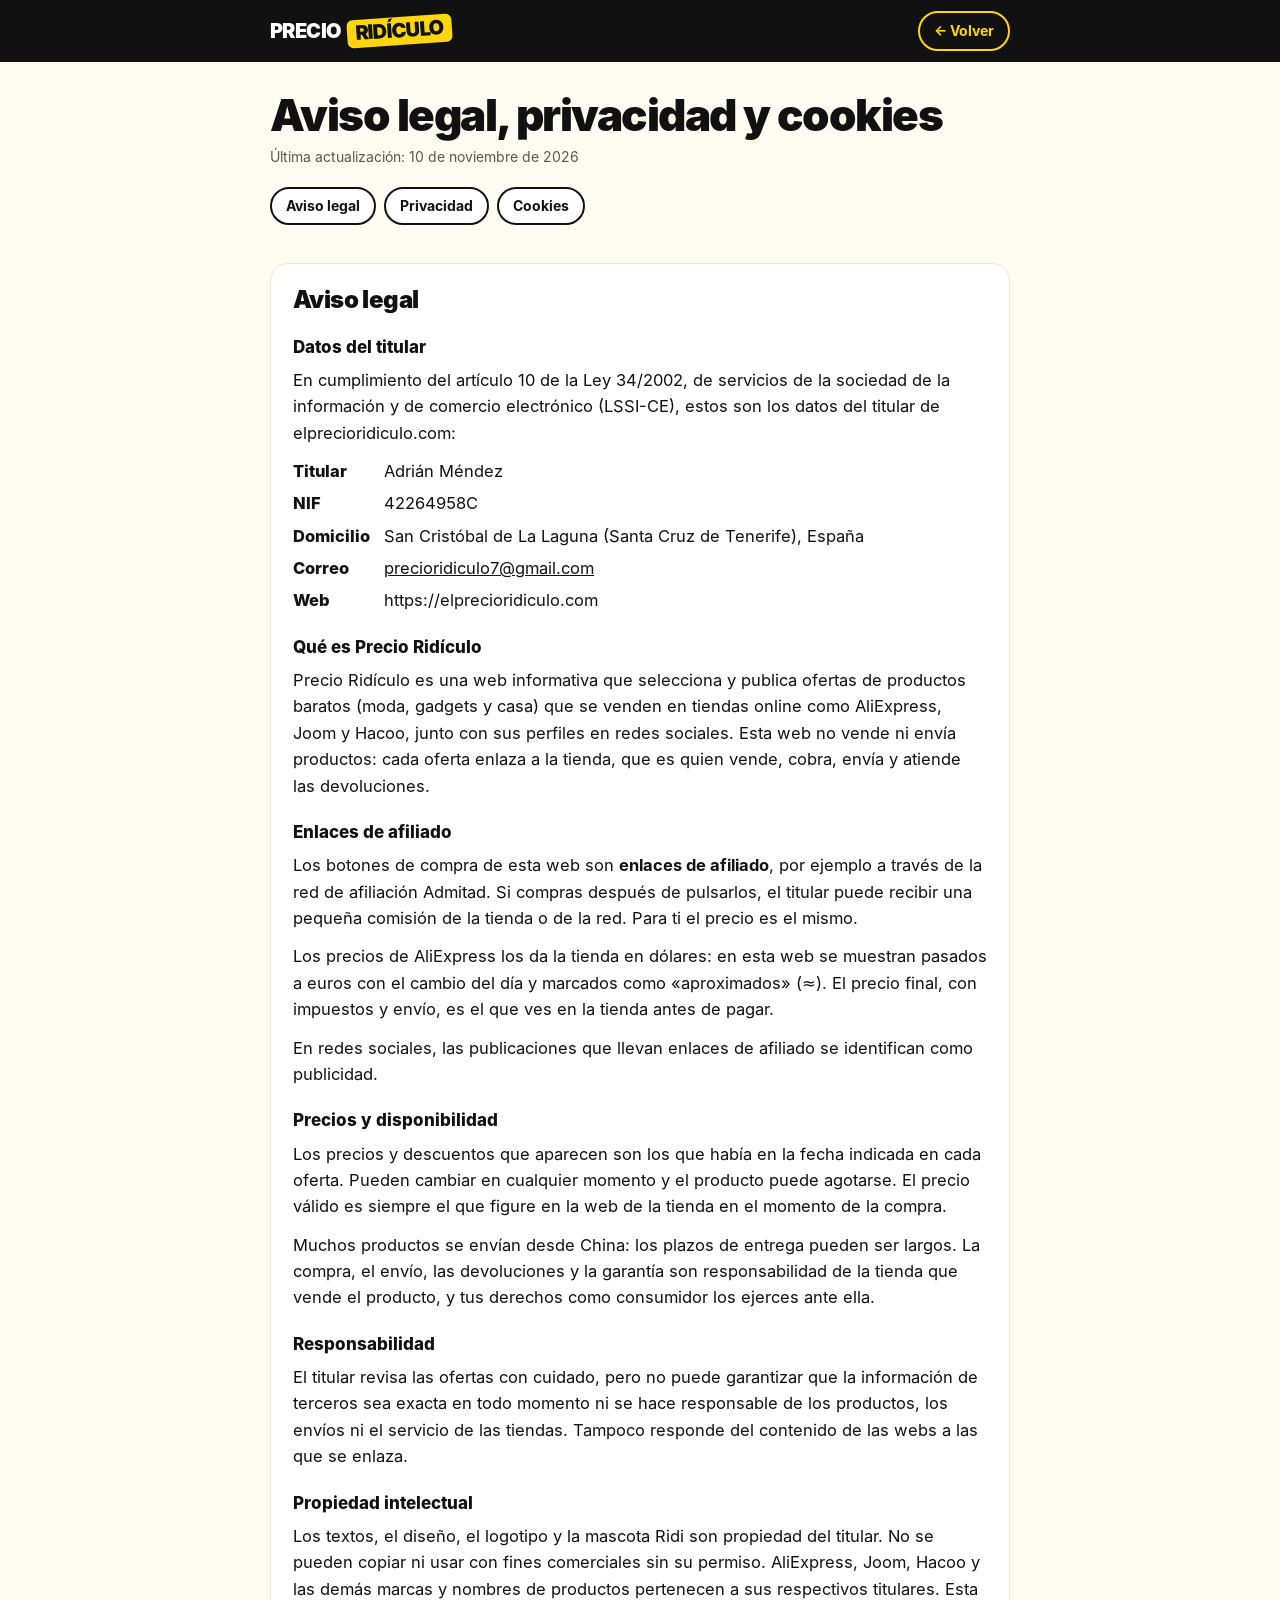
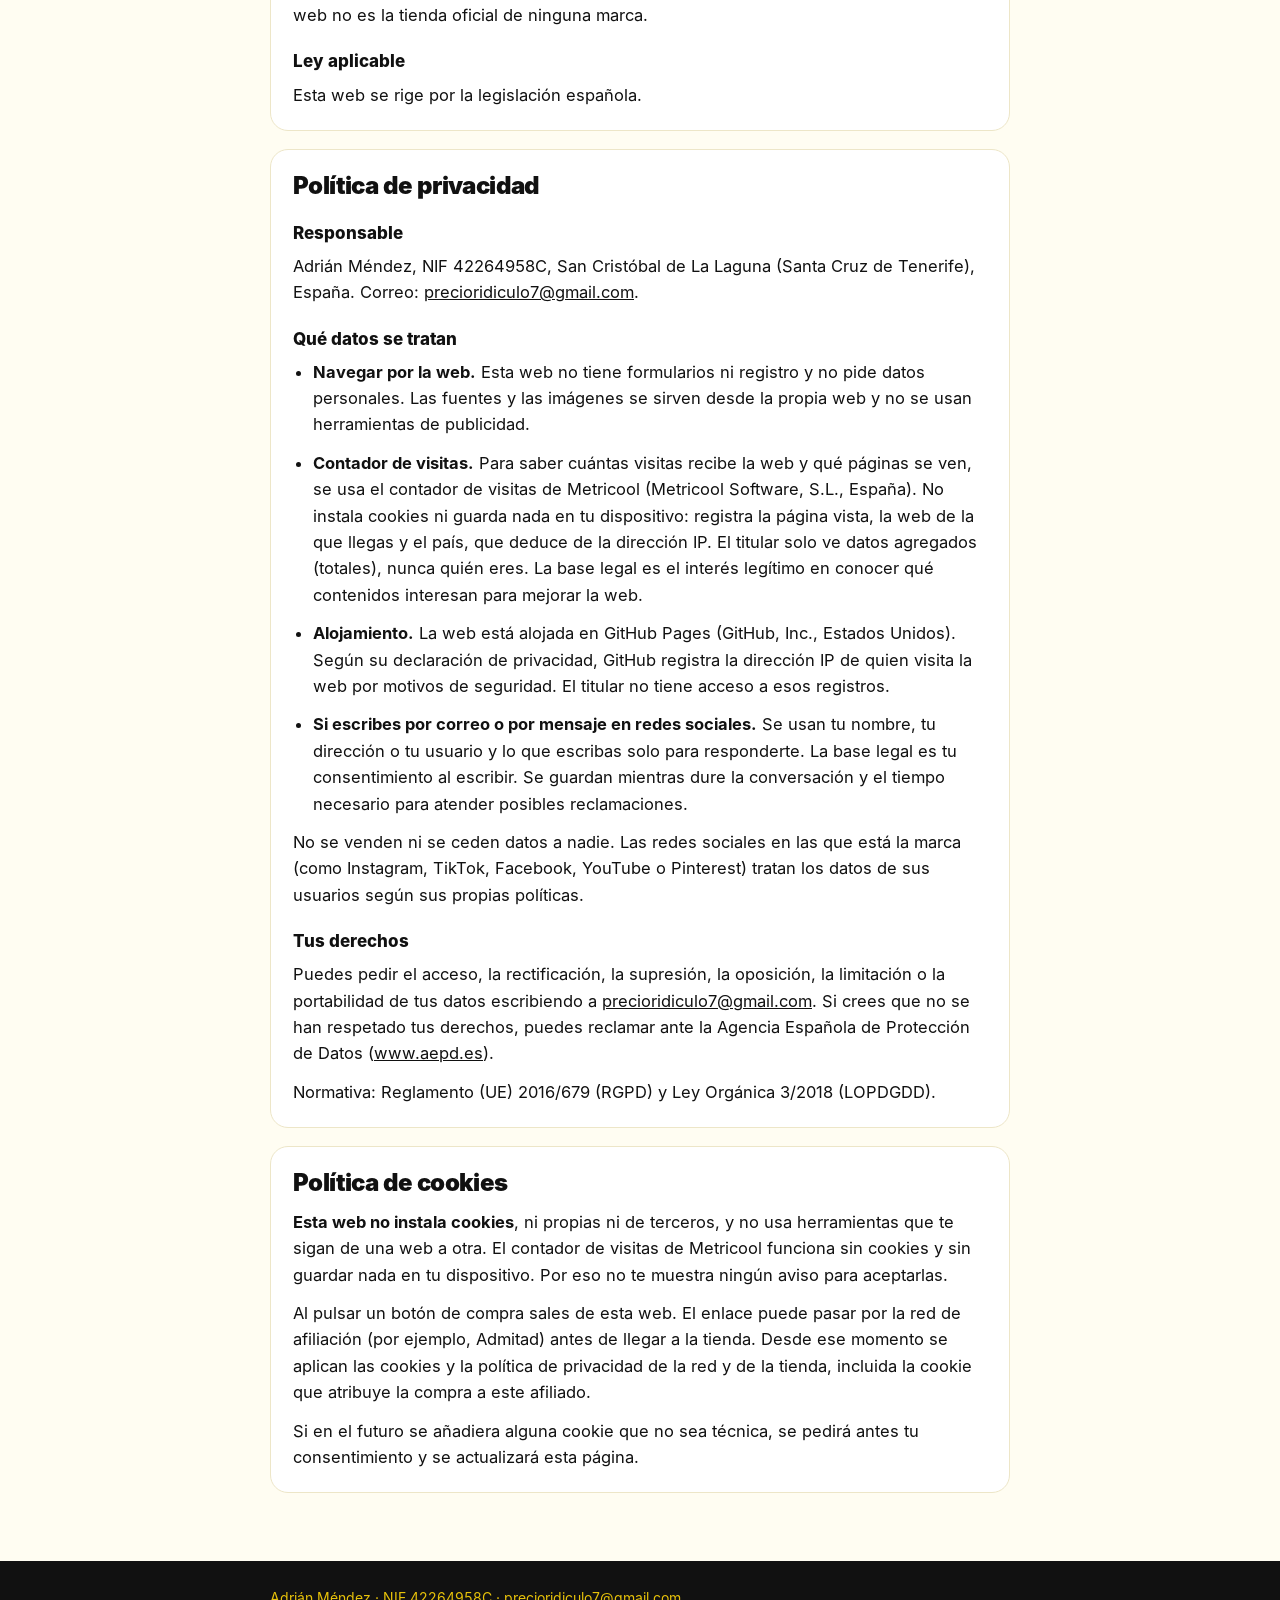
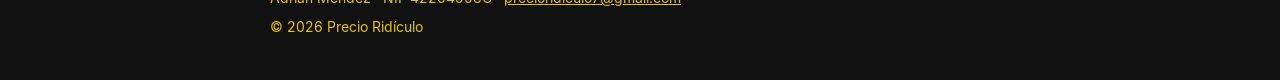
<file: aviso-legal.html>
<!DOCTYPE html>
<html lang="es">
<head>
<meta charset="utf-8">
<meta name="viewport" content="width=device-width, initial-scale=1">
<title>Aviso legal, privacidad y cookies · Precio Ridículo</title>
<meta name="description" content="Aviso legal, política de privacidad y política de cookies de Precio Ridículo.">
<meta name="robots" content="noindex, follow">
<meta name="theme-color" content="#FFD60A">
<link rel="icon" href="assets/web/icono.png">
<style>
@font-face{font-family:'Inter';font-style:normal;font-weight:400;font-display:swap;src:url(assets/fuentes/inter-400.woff) format('woff')}
@font-face{font-family:'Inter';font-style:normal;font-weight:500;font-display:swap;src:url(assets/fuentes/inter-500.woff) format('woff')}
@font-face{font-family:'Inter';font-style:normal;font-weight:600;font-display:swap;src:url(assets/fuentes/inter-600.woff) format('woff')}
@font-face{font-family:'Inter';font-style:normal;font-weight:700;font-display:swap;src:url(assets/fuentes/inter-700.woff) format('woff')}
@font-face{font-family:'Inter';font-style:normal;font-weight:800;font-display:swap;src:url(assets/fuentes/inter-800.woff) format('woff')}
@font-face{font-family:'Inter';font-style:normal;font-weight:900;font-display:swap;src:url(assets/fuentes/inter-900.woff) format('woff')}
*{box-sizing:border-box}
html{scroll-behavior:smooth;scroll-padding-top:20px}
body{margin:0;background:#FFFDF2;color:#111111;font-family:'Inter',system-ui,-apple-system,'Segoe UI',Roboto,sans-serif;font-size:16.5px;line-height:1.6;-webkit-font-smoothing:antialiased}
a{color:inherit}
.wrap{max-width:780px;margin:0 auto;padding:0 20px}
header{background:#111111;color:#FFD60A}
header .wrap{display:flex;align-items:center;justify-content:space-between;gap:12px;min-height:62px}
.logo{display:flex;align-items:center;gap:6px;text-decoration:none;color:#fff;font-weight:900;letter-spacing:-0.03em;font-size:20px;line-height:1;white-space:nowrap}
.volver{font-weight:700;font-size:14px;text-decoration:none;border:2px solid currentColor;border-radius:999px;padding:7px 14px}
.volver:hover{background:#FFD60A;color:#111111}
main{padding:30px 0 50px}
h1{font-size:clamp(30px,6vw,44px);line-height:1.05;letter-spacing:-0.035em;font-weight:900;margin:0 0 8px}
.actualizado{color:#59564A;margin:0 0 18px;font-size:14px}
.indice{display:flex;flex-wrap:wrap;gap:8px;margin:0 0 26px;padding:0;list-style:none}
.indice a{display:inline-block;text-decoration:none;font-weight:700;font-size:14px;background:#fff;border:2px solid #111111;border-radius:999px;padding:6px 14px}
section{background:#fff;border:1px solid #EDE6C8;border-radius:18px;padding:22px 22px 10px;margin:0 0 18px}
h2{font-size:24px;letter-spacing:-0.025em;line-height:1.15;margin:0 0 12px;font-weight:900}
h3{font-size:17px;margin:20px 0 6px;font-weight:800}
p,li{margin:0 0 12px}
ul{padding-left:20px;margin:0 0 12px}
dl{display:grid;grid-template-columns:max-content 1fr;gap:6px 14px;margin:0 0 14px}
dt{font-weight:800}
dd{margin:0}
@media (max-width:520px){dl{grid-template-columns:1fr}dd{margin-bottom:6px}}
footer{background:#111111;color:#FFD60A;padding:26px 0 36px;font-size:14px}
footer p{margin:0 0 6px;opacity:.9}
</style>
</head>
<body>
<header>
  <div class="wrap">
    <a class="logo" href="./" aria-label="Precio Ridículo, volver a la web"><span>PRECIO</span><span style="background:#FFD60A;color:#111;padding:3px 8px 5px;border-radius:6px;transform:rotate(-4deg);display:inline-block">RIDÍCULO</span></a>
    <a class="volver" href="./">← Volver</a>
  </div>
</header>
<main>
  <div class="wrap">
    <h1>Aviso legal, privacidad y cookies</h1>
    <p class="actualizado">Última actualización: 10 de noviembre de 2026</p>
    <ul class="indice">
      <li><a href="#aviso">Aviso legal</a></li>
      <li><a href="#privacidad">Privacidad</a></li>
      <li><a href="#cookies">Cookies</a></li>
    </ul>

    <section id="aviso" aria-labelledby="t-aviso">
      <h2 id="t-aviso">Aviso legal</h2>
      <h3>Datos del titular</h3>
      <p>En cumplimiento del artículo 10 de la Ley 34/2002, de servicios de la sociedad de la información y de comercio electrónico (LSSI-CE), estos son los datos del titular de elprecioridiculo.com:</p>
      <dl>
        <dt>Titular</dt><dd>Adrián Méndez</dd>
        <dt>NIF</dt><dd>42264958C</dd>
        <dt>Domicilio</dt><dd>San Cristóbal de La Laguna (Santa Cruz de Tenerife), España</dd>
        <dt>Correo</dt><dd><a href="mailto:precioridiculo7@gmail.com">precioridiculo7@gmail.com</a></dd>
        <dt>Web</dt><dd>https://elprecioridiculo.com</dd>
      </dl>
      <h3>Qué es Precio Ridículo</h3>
      <p>Precio Ridículo es una web informativa que selecciona y publica ofertas de productos baratos (moda, gadgets y casa) que se venden en tiendas online como AliExpress, Joom y Hacoo, junto con sus perfiles en redes sociales. Esta web no vende ni envía productos: cada oferta enlaza a la tienda, que es quien vende, cobra, envía y atiende las devoluciones.</p>
      <h3>Enlaces de afiliado</h3>
      <p>Los botones de compra de esta web son <strong>enlaces de afiliado</strong>, por ejemplo a través de la red de afiliación Admitad. Si compras después de pulsarlos, el titular puede recibir una pequeña comisión de la tienda o de la red. Para ti el precio es el mismo.</p><p>Los precios de AliExpress los da la tienda en dólares: en esta web se muestran pasados a euros con el cambio del día y marcados como «aproximados» (≈). El precio final, con impuestos y envío, es el que ves en la tienda antes de pagar.</p>
      <p>En redes sociales, las publicaciones que llevan enlaces de afiliado se identifican como publicidad.</p>
      <h3>Precios y disponibilidad</h3>
      <p>Los precios y descuentos que aparecen son los que había en la fecha indicada en cada oferta. Pueden cambiar en cualquier momento y el producto puede agotarse. El precio válido es siempre el que figure en la web de la tienda en el momento de la compra.</p>
      <p>Muchos productos se envían desde China: los plazos de entrega pueden ser largos. La compra, el envío, las devoluciones y la garantía son responsabilidad de la tienda que vende el producto, y tus derechos como consumidor los ejerces ante ella.</p>
      <h3>Responsabilidad</h3>
      <p>El titular revisa las ofertas con cuidado, pero no puede garantizar que la información de terceros sea exacta en todo momento ni se hace responsable de los productos, los envíos ni el servicio de las tiendas. Tampoco responde del contenido de las webs a las que se enlaza.</p>
      <h3>Propiedad intelectual</h3>
      <p>Los textos, el diseño, el logotipo y la mascota Ridi son propiedad del titular. No se pueden copiar ni usar con fines comerciales sin su permiso. AliExpress, Joom, Hacoo y las demás marcas y nombres de productos pertenecen a sus respectivos titulares. Esta web no es la tienda oficial de ninguna marca.</p>
      <h3>Ley aplicable</h3>
      <p>Esta web se rige por la legislación española.</p>
    </section>

    <section id="privacidad" aria-labelledby="t-privacidad">
      <h2 id="t-privacidad">Política de privacidad</h2>
      <h3>Responsable</h3>
      <p>Adrián Méndez, NIF 42264958C, San Cristóbal de La Laguna (Santa Cruz de Tenerife), España. Correo: <a href="mailto:precioridiculo7@gmail.com">precioridiculo7@gmail.com</a>.</p>
      <h3>Qué datos se tratan</h3>
      <ul>
        <li><strong>Navegar por la web.</strong> Esta web no tiene formularios ni registro y no pide datos personales. Las fuentes y las imágenes se sirven desde la propia web y no se usan herramientas de publicidad.</li>
        <li><strong>Contador de visitas.</strong> Para saber cuántas visitas recibe la web y qué páginas se ven, se usa el contador de visitas de Metricool (Metricool Software, S.L., España). No instala cookies ni guarda nada en tu dispositivo: registra la página vista, la web de la que llegas y el país, que deduce de la dirección IP. El titular solo ve datos agregados (totales), nunca quién eres. La base legal es el interés legítimo en conocer qué contenidos interesan para mejorar la web.</li>
        <li><strong>Alojamiento.</strong> La web está alojada en GitHub Pages (GitHub, Inc., Estados Unidos). Según su declaración de privacidad, GitHub registra la dirección IP de quien visita la web por motivos de seguridad. El titular no tiene acceso a esos registros.</li>
        <li><strong>Si escribes por correo o por mensaje en redes sociales.</strong> Se usan tu nombre, tu dirección o tu usuario y lo que escribas solo para responderte. La base legal es tu consentimiento al escribir. Se guardan mientras dure la conversación y el tiempo necesario para atender posibles reclamaciones.</li>
      </ul>
      <p>No se venden ni se ceden datos a nadie. Las redes sociales en las que está la marca (como Instagram, TikTok, Facebook, YouTube o Pinterest) tratan los datos de sus usuarios según sus propias políticas.</p>
      <h3>Tus derechos</h3>
      <p>Puedes pedir el acceso, la rectificación, la supresión, la oposición, la limitación o la portabilidad de tus datos escribiendo a <a href="mailto:precioridiculo7@gmail.com">precioridiculo7@gmail.com</a>. Si crees que no se han respetado tus derechos, puedes reclamar ante la Agencia Española de Protección de Datos (<a href="https://www.aepd.es">www.aepd.es</a>).</p>
      <p>Normativa: Reglamento (UE) 2016/679 (RGPD) y Ley Orgánica 3/2018 (LOPDGDD).</p>
    </section>

    <section id="cookies" aria-labelledby="t-cookies">
      <h2 id="t-cookies">Política de cookies</h2>
      <p><strong>Esta web no instala cookies</strong>, ni propias ni de terceros, y no usa herramientas que te sigan de una web a otra. El contador de visitas de Metricool funciona sin cookies y sin guardar nada en tu dispositivo. Por eso no te muestra ningún aviso para aceptarlas.</p>
      <p>Al pulsar un botón de compra sales de esta web. El enlace puede pasar por la red de afiliación (por ejemplo, Admitad) antes de llegar a la tienda. Desde ese momento se aplican las cookies y la política de privacidad de la red y de la tienda, incluida la cookie que atribuye la compra a este afiliado.</p>
      <p>Si en el futuro se añadiera alguna cookie que no sea técnica, se pedirá antes tu consentimiento y se actualizará esta página.</p>
    </section>
  </div>
</main>
<footer>
  <div class="wrap">
    <p>Adrián Méndez · NIF 42264958C · <a href="mailto:precioridiculo7@gmail.com">precioridiculo7@gmail.com</a></p>
    <p>© 2026 Precio Ridículo</p>
  </div>
</footer>
</body>
</html>
</file>
<file: assets/web/estilo.css>
/* Inter (licencia SIL OFL, ver assets/fuentes/LICENCIA-Inter.txt), servida desde la propia web: sin llamadas a terceros */
@font-face{font-family:'Inter';font-style:normal;font-weight:400;font-display:swap;src:url(/assets/fuentes/inter-400.woff) format('woff')}
@font-face{font-family:'Inter';font-style:normal;font-weight:500;font-display:swap;src:url(/assets/fuentes/inter-500.woff) format('woff')}
@font-face{font-family:'Inter';font-style:normal;font-weight:600;font-display:swap;src:url(/assets/fuentes/inter-600.woff) format('woff')}
@font-face{font-family:'Inter';font-style:normal;font-weight:700;font-display:swap;src:url(/assets/fuentes/inter-700.woff) format('woff')}
@font-face{font-family:'Inter';font-style:normal;font-weight:800;font-display:swap;src:url(/assets/fuentes/inter-800.woff) format('woff')}
@font-face{font-family:'Inter';font-style:normal;font-weight:900;font-display:swap;src:url(/assets/fuentes/inter-900.woff) format('woff')}
:root{
  /* Amarillo y tinta, estilo cartel de oferta: bordes gruesos, sombra dura y pegatinas. Ridi (amarillo) destaca sobre negro y blanco. Móvil primero. */
  --amarillo:#FFD60A;
  --amarillo-2:#FFE766;
  --tinta:#111111;
  --papel:#FFFDF2;
  --crema:#FFF7D6;
  --blanco:#FFFFFF;
  --gris:#59564A;
  --rojo:#E5322D;
  --verde:#138A4B;
  --borde:3px solid var(--tinta);
  --sombra:5px 5px 0 var(--tinta);
  --texto:'Inter', system-ui, -apple-system, 'Segoe UI', Roboto, sans-serif;
  color-scheme: light;
}
*{box-sizing:border-box}
html{scroll-behavior:smooth;scroll-padding-top:80px}
html,body{margin:0}
body{background:var(--papel);color:var(--tinta);font-family:var(--texto);font-size:16px;line-height:1.5;-webkit-font-smoothing:antialiased;overflow-x:hidden}
a{color:inherit}
img{max-width:100%;display:block}
button{font:inherit}
:focus-visible{outline:3px solid var(--rojo);outline-offset:3px;border-radius:8px}
.wrap{max-width:1180px;margin:0 auto;padding:0 18px}
.oculto{position:absolute;width:1px;height:1px;overflow:hidden;clip:rect(0 0 0 0);white-space:nowrap}

/* ---------- Cinta ---------- */
.cinta{background:var(--tinta);color:var(--amarillo);overflow:hidden;font-weight:900;font-size:13px;letter-spacing:.06em;text-transform:uppercase;border-bottom:3px solid var(--tinta)}
.cinta .pista{display:flex;width:max-content;animation:cinta 28s linear infinite}
.cinta span{padding:9px 0;white-space:nowrap}
.cinta span::after{content:"★";margin:0 18px;color:var(--blanco)}
@keyframes cinta{to{transform:translateX(-50%)}}

/* ---------- Cabecera ---------- */
.cabecera{position:sticky;top:0;z-index:20;background:var(--amarillo);border-bottom:var(--borde)}
.cabecera .wrap{display:flex;align-items:center;justify-content:space-between;gap:10px;min-height:62px}
.logo{display:flex;align-items:center;gap:6px;text-decoration:none;font-weight:900;letter-spacing:-0.03em;font-size:18px;line-height:1;min-height:44px;white-space:nowrap}
.logo .banda{background:var(--tinta);color:var(--amarillo);padding:4px 8px 6px;border-radius:6px;transform:rotate(-4deg);display:inline-block}
@media (max-width:380px){.logo svg{display:none}}
@media (min-width:760px){.logo{font-size:24px;gap:8px}.menu a{padding:0 12px}}
.menu{display:flex;align-items:center;gap:6px;flex:0 0 auto}
.menu a{display:inline-flex;align-items:center;justify-content:center;gap:6px;min-height:40px;min-width:40px;padding:0 8px;border-radius:12px;border:2px solid var(--tinta);background:var(--blanco);text-decoration:none;font-weight:800;font-size:14px;box-shadow:2px 2px 0 var(--tinta);transition:transform .12s,box-shadow .12s}
.menu a:hover{transform:translate(-1px,-1px);box-shadow:3px 3px 0 var(--tinta)}
.menu .texto{display:none}
.menu svg{width:19px;height:19px}
@media (min-width:760px){.menu .texto{display:inline}}

/* ---------- Portada ---------- */
.portada{position:relative;background:var(--amarillo);overflow:hidden;isolation:isolate;border-bottom:var(--borde)}
.portada::before{content:"";position:absolute;inset:0;background-image:radial-gradient(rgba(17,17,17,.13) 1.6px,transparent 1.8px);background-size:18px 18px;z-index:-1;mask-image:radial-gradient(120% 90% at 85% 40%,#000 30%,transparent 75%)}
.portada .wrap{display:grid;grid-template-columns:1fr;gap:6px;padding-top:28px;padding-bottom:30px;align-items:center}
.sello{display:inline-flex;align-items:center;gap:8px;background:var(--blanco);border:2px solid var(--tinta);box-shadow:3px 3px 0 var(--tinta);font-weight:900;font-size:12.5px;letter-spacing:.06em;text-transform:uppercase;padding:6px 12px;border-radius:999px;margin-bottom:16px;transform:rotate(-2deg)}
.portada h1{font-weight:900;font-size:clamp(40px,10.5vw,80px);line-height:.95;letter-spacing:-0.045em;margin:0 0 16px;text-wrap:balance;max-width:12ch}
.portada h1 .no{display:inline-block;background:var(--tinta);color:var(--amarillo);padding:0 .14em .06em;border-radius:.12em;transform:rotate(-2.5deg);margin-top:.08em}
.portada .lema{margin:0 0 20px;font-size:18px;max-width:42ch;font-weight:500}
.buscador{max-width:560px}
.buscador label{display:block;font-weight:900;font-size:14px;margin-bottom:8px}
.buscador .campo{position:relative}
.buscador svg{position:absolute;left:16px;top:50%;transform:translateY(-50%);width:22px;height:22px;pointer-events:none}
.buscador input{font:inherit;font-size:18px;font-weight:600;padding:15px 16px 15px 50px;border:var(--borde);border-radius:16px;background:var(--blanco);color:var(--tinta);width:100%;box-shadow:var(--sombra)}
.buscador input::placeholder{color:#8B8775;font-weight:500}
.datos{display:flex;flex-wrap:wrap;gap:10px;margin-top:22px}
.dato{display:inline-flex;align-items:center;gap:6px;background:var(--blanco);border:2px solid var(--tinta);border-radius:12px;padding:7px 11px;font-size:13.5px;font-weight:700;box-shadow:3px 3px 0 var(--tinta)}
.dato:nth-child(2){transform:rotate(1.5deg)}
.dato:nth-child(3){transform:rotate(-1deg)}
.dato b{font-weight:900}
.escena{position:relative;display:flex;justify-content:center;align-items:flex-end;min-height:250px;margin-top:6px}
.escena .ridi-grande{height:240px;width:auto;filter:drop-shadow(0 18px 16px rgba(17,17,17,.28));animation:bota 2.6s ease-in-out infinite}
@keyframes bota{0%,100%{transform:translateY(0) rotate(-2deg)}50%{transform:translateY(-12px) rotate(2deg)}}
.bocadillo{position:absolute;top:0;left:calc(50% - 175px);background:var(--blanco);border:var(--borde);border-radius:18px;padding:10px 14px;font-weight:900;font-size:19px;letter-spacing:-0.02em;line-height:1.05;box-shadow:4px 4px 0 var(--tinta);transform:rotate(-5deg);max-width:160px;text-align:center}
.bocadillo::after{content:"";position:absolute;right:22px;bottom:-15px;width:20px;height:20px;background:var(--blanco);border-right:var(--borde);border-bottom:var(--borde);transform:rotate(45deg) skew(8deg,8deg)}
.escena .sombra{position:absolute;bottom:0;width:170px;height:20px;border-radius:50%;background:rgba(17,17,17,.22);left:50%;transform:translateX(-50%)}
@media (min-width:860px){
  .portada .wrap{grid-template-columns:1.2fr .8fr;padding-top:54px;padding-bottom:58px}
  .escena{min-height:420px}
  .escena .ridi-grande{height:380px}
  .bocadillo{left:-10px;top:20px;font-size:24px;max-width:200px}
}

/* ---------- Secciones ---------- */
.seccion{padding:34px 0 0}
.titulo-seccion{margin:0 0 16px}
.titulo-seccion h2{margin:0;font-size:clamp(26px,5vw,38px);font-weight:900;letter-spacing:-0.035em;line-height:1.05}
.titulo-seccion h2 mark{background:var(--amarillo);color:var(--tinta);padding:0 .12em;box-shadow:inset 0 -.12em 0 rgba(0,0,0,.08)}
.titulo-seccion p{margin:6px 0 0;color:var(--gris);font-size:15px;font-weight:500}
.aviso-ejemplos{display:flex;gap:12px;align-items:center;background:var(--blanco);border:var(--borde);border-radius:18px;padding:12px 14px;margin:0 0 16px;box-shadow:var(--sombra);font-weight:600;font-size:15px}
.aviso-ejemplos img{height:70px;width:auto;flex:0 0 auto}
.aviso-ejemplos strong{display:block;font-weight:900}

/* ---------- Destacado ---------- */
.destacado{display:grid;grid-template-columns:1fr;background:var(--blanco);border:var(--borde);border-radius:24px;overflow:hidden;box-shadow:8px 8px 0 var(--tinta)}
.destacado .cartel{aspect-ratio:4/3;border-bottom:var(--borde)}
.destacado .info{padding:20px;display:flex;flex-direction:column;gap:12px}
.destacado h3{margin:0;font-size:clamp(22px,4vw,32px);line-height:1.1;letter-spacing:-0.03em;font-weight:900;text-wrap:balance}
.destacado h3 a{text-decoration:none}
.destacado .descripcion{margin:0;color:var(--gris);font-size:16px}
.destacado .precio{font-size:46px}
.destacado .boton{font-size:18px;min-height:58px;margin-top:6px}
@media (min-width:760px){.destacado{grid-template-columns:1fr 1fr}.destacado .cartel{aspect-ratio:auto;min-height:400px;border-bottom:0;border-right:var(--borde)}.destacado .info{padding:34px;justify-content:center}}

/* ---------- Filtros ---------- */
.herramientas{position:sticky;top:65px;z-index:10;background:linear-gradient(var(--papel) 82%,rgba(255,253,242,0));padding:12px 0 12px;margin-bottom:4px}
.filtros{display:flex;gap:8px;overflow-x:auto;scrollbar-width:none;padding:2px 6px 6px 2px}
.filtros::-webkit-scrollbar{display:none}
.filtros button{flex:0 0 auto;display:inline-flex;align-items:center;gap:8px;font-weight:900;font-size:15px;padding:0 15px;border-radius:999px;border:2px solid var(--tinta);background:var(--blanco);color:var(--tinta);cursor:pointer;min-height:44px;box-shadow:3px 3px 0 var(--tinta);transition:transform .12s,box-shadow .12s}
.filtros button:hover{transform:translate(-1px,-1px);box-shadow:4px 4px 0 var(--tinta)}
.filtros button[aria-pressed="true"]{background:var(--tinta);color:var(--amarillo);box-shadow:3px 3px 0 var(--amarillo),3px 3px 0 2px var(--tinta)}
.filtros svg{width:18px;height:18px}
.orden{display:flex;align-items:center;justify-content:space-between;gap:10px;margin-top:8px}
.estado{color:var(--gris);font-size:14px;margin:0;font-weight:700}
.orden label{display:flex;align-items:center;gap:8px;font-size:14px;font-weight:700;color:var(--gris)}
.orden select{font:inherit;font-size:14px;font-weight:800;color:var(--tinta);border:2px solid var(--tinta);border-radius:10px;background:var(--blanco);padding:7px 10px;min-height:40px}

/* ---------- Tarjetas ---------- */
.rejilla{display:grid;grid-template-columns:repeat(2,minmax(0,1fr));gap:14px;padding-bottom:20px}
@media (min-width:700px){.rejilla{grid-template-columns:repeat(3,minmax(0,1fr));gap:20px}}
@media (min-width:1040px){.rejilla{grid-template-columns:repeat(4,minmax(0,1fr))}}
.tarjeta{background:var(--blanco);border:var(--borde);border-radius:18px;box-shadow:var(--sombra);display:flex;flex-direction:column;overflow:hidden;transition:transform .15s,box-shadow .15s;animation:entra .45s both}
.tarjeta:hover{transform:translate(-3px,-3px);box-shadow:8px 8px 0 var(--tinta)}
@keyframes entra{from{opacity:0;transform:translateY(14px) rotate(-1deg)}to{opacity:1;transform:none}}
.cartel{position:relative;display:block;aspect-ratio:1/1;overflow:hidden;text-decoration:none;background:var(--tinta);isolation:isolate;border-bottom:var(--borde)}
.cartel::before{content:"";position:absolute;inset:0;background-image:radial-gradient(rgba(255,214,10,.22) 1.4px,transparent 1.6px);background-size:14px 14px;z-index:-1;mask-image:radial-gradient(90% 80% at 20% 30%,#000 30%,transparent 80%)}
.cartel img.producto{width:100%;height:100%;object-fit:contain;background:#fff}
.etiqueta-precio{position:absolute;left:6px;top:44px;background:var(--amarillo);color:var(--tinta);font-weight:900;letter-spacing:-0.05em;line-height:1;font-size:clamp(20px,6.2vw,38px);padding:.22em .34em .24em .74em;clip-path:polygon(.42em 0,100% 0,100% 100%,.42em 100%,0 50%);transform:rotate(-5deg);font-variant-numeric:tabular-nums;white-space:nowrap}
.etiqueta-precio::before{content:"";position:absolute;left:.3em;top:50%;width:.2em;height:.2em;margin-top:-.1em;border-radius:50%;background:var(--tinta)}
.pegatina-dto{position:absolute;right:8px;top:8px;width:clamp(44px,12vw,62px);aspect-ratio:1;border-radius:50%;background:var(--rojo);color:#fff;display:grid;place-items:center;font-weight:900;font-size:clamp(13px,3.6vw,18px);letter-spacing:-0.04em;transform:rotate(12deg);border:2.5px solid var(--blanco);box-shadow:0 0 0 2.5px var(--tinta);z-index:2}
.cartel .mascota{position:absolute;right:6%;bottom:-2%;height:50%;width:auto;filter:drop-shadow(0 6px 8px rgba(0,0,0,.5));transition:transform .25s}
.tarjeta:hover .cartel .mascota{transform:rotate(-6deg) translateY(-6px)}
.icono-cat{position:absolute;left:12px;bottom:12px;width:26%;color:var(--amarillo);opacity:.9}
.chapa{position:absolute;top:10px;left:10px;display:flex;gap:6px;flex-wrap:wrap;z-index:2}
.chapa span{font-weight:900;font-size:12px;padding:2px 8px;border-radius:8px;line-height:1.5;border:2px solid var(--tinta)}
.chapa .numero{background:var(--amarillo);color:var(--tinta);font-variant-numeric:tabular-nums}
.chapa .nuevo{background:var(--rojo);color:#fff;border-color:var(--blanco)}
.tienda{display:inline-block;background:var(--amarillo);color:var(--tinta);font-size:10px;letter-spacing:.06em;padding:1px 6px;border-radius:5px;margin-left:6px;vertical-align:1px}
.aprox{font-size:.62em;margin-right:2px;vertical-align:.18em;opacity:.8}
.ej{display:inline-block;background:var(--tinta);color:var(--amarillo);font-size:10px;letter-spacing:.08em;padding:1px 6px;border-radius:5px;margin-left:4px;vertical-align:1px}
.cuerpo{padding:12px 13px 14px;display:flex;flex-direction:column;gap:6px;flex:1}
.categoria{font-size:11px;font-weight:900;letter-spacing:.09em;text-transform:uppercase;color:var(--gris)}
.cuerpo h3{font-size:15.5px;line-height:1.25;margin:0;font-weight:800;display:-webkit-box;-webkit-line-clamp:3;-webkit-box-orient:vertical;overflow:hidden}
.cuerpo h3 a{text-decoration:none}
.cuerpo h3 a:hover{text-decoration:underline;text-decoration-thickness:2px}
.precios{display:flex;align-items:baseline;flex-wrap:wrap;gap:2px 8px;font-variant-numeric:tabular-nums}
.precio{font-weight:900;font-size:24px;letter-spacing:-0.04em;line-height:1}
.antes{color:var(--gris);text-decoration:line-through;text-decoration-color:var(--rojo);text-decoration-thickness:2px;font-size:14px;font-weight:600}
.ahorro{font-size:13px;font-weight:800;color:var(--verde);margin:0}
.boton{margin-top:auto;display:flex;align-items:center;justify-content:center;gap:6px;min-height:46px;border-radius:12px;background:var(--tinta);color:var(--amarillo);font-weight:900;text-decoration:none;font-size:15px;padding:0 10px;text-align:center;white-space:nowrap;border:2px solid var(--tinta);transition:transform .12s,box-shadow .12s}
.boton svg{width:18px;height:18px;flex:0 0 auto}
.boton:hover{transform:translate(-1px,-1px);box-shadow:3px 3px 0 var(--amarillo),3px 3px 0 2px var(--tinta)}
.boton.pendiente{background:#EEEAD6;color:var(--gris);border-color:#D8D2B6;cursor:default;transform:none;box-shadow:none}
.nota{font-size:11.5px;color:var(--gris);margin:0}
.vacio{grid-column:1/-1;border:3px dashed var(--tinta);border-radius:20px;padding:28px 20px;text-align:center;background:var(--blanco);display:flex;flex-direction:column;align-items:center;gap:8px}
.vacio img{height:120px;width:auto}
@media (max-width:420px){.cuerpo{padding:10px 10px 12px}.cuerpo h3{font-size:14.5px}.precio{font-size:21px}.boton{font-size:14px;min-height:44px;padding:0 8px}.boton svg{width:15px;height:15px}}

/* ---------- Consejos ---------- */
.consejos{background:var(--tinta);color:var(--blanco);margin-top:34px;padding:40px 0 44px;border-top:var(--borde)}
.consejos .titulo-seccion h2{color:var(--amarillo)}
.consejos .titulo-seccion p{color:#CFCBB8}
.lista-consejos{display:grid;grid-template-columns:1fr;gap:14px}
@media (min-width:700px){.lista-consejos{grid-template-columns:repeat(2,1fr);gap:18px}}
@media (min-width:1040px){.lista-consejos{grid-template-columns:repeat(4,1fr)}}
.consejo{position:relative;background:var(--amarillo);color:var(--tinta);border:3px solid var(--blanco);border-radius:20px;padding:16px 16px 16px 108px;min-height:140px;display:flex;flex-direction:column;justify-content:center;box-shadow:5px 5px 0 var(--blanco)}
.consejo:nth-child(even){transform:rotate(.8deg)}
.consejo:nth-child(odd){transform:rotate(-.6deg)}
.consejo img{position:absolute;left:10px;bottom:10px;height:118px;width:auto}
.consejo h3{margin:0 0 4px;font-size:18px;font-weight:900;letter-spacing:-0.02em;line-height:1.15}
.consejo p{margin:0;font-size:14.5px;font-weight:500}
@media (min-width:1040px){.consejo{padding:130px 16px 18px;min-height:0;justify-content:flex-start}.consejo img{left:50%;transform:translateX(-50%);top:12px;bottom:auto;height:108px}}

/* ---------- Redes ---------- */
.redes-cta{padding:40px 0 48px}
.caja-redes{position:relative;background:var(--amarillo);border:var(--borde);border-radius:28px;padding:24px 22px 0;display:grid;grid-template-columns:1fr;gap:4px;overflow:hidden;box-shadow:8px 8px 0 var(--tinta);isolation:isolate}
.caja-redes::before{content:"";position:absolute;inset:0;background-image:radial-gradient(rgba(17,17,17,.12) 1.6px,transparent 1.8px);background-size:18px 18px;z-index:-1}
.caja-redes h2{margin:0;font-size:clamp(28px,5.5vw,44px);font-weight:900;letter-spacing:-0.04em;line-height:1;max-width:14ch}
.caja-redes p{margin:8px 0 16px;font-weight:600;max-width:40ch}
.botones-redes{display:flex;flex-wrap:wrap;gap:10px}
.botones-redes a{display:inline-flex;align-items:center;gap:8px;min-height:52px;padding:0 18px;border-radius:14px;background:var(--tinta);color:var(--amarillo);font-weight:900;text-decoration:none;border:2px solid var(--tinta);box-shadow:3px 3px 0 var(--blanco),3px 3px 0 2px var(--tinta)}
.botones-redes a:hover{transform:translate(-1px,-1px)}
.botones-redes svg{width:20px;height:20px}
.caja-redes img{justify-self:center;height:220px;width:auto;margin-top:6px}
@media (min-width:760px){.caja-redes{grid-template-columns:1fr auto;padding:40px 40px 0;align-items:end}.caja-redes .texto{padding-bottom:40px}.caja-redes img{height:290px}}

/* ---------- Ficha ---------- */
.ficha{padding:20px 0 30px}
.volver{display:inline-flex;align-items:center;gap:6px;font-weight:900;text-decoration:none;margin-bottom:14px;min-height:44px}
.volver:hover{text-decoration:underline}
.ficha-caja{display:grid;grid-template-columns:1fr;background:var(--blanco);border:var(--borde);border-radius:24px;box-shadow:8px 8px 0 var(--tinta);overflow:hidden}
.ficha-caja .cartel{aspect-ratio:4/3}
.ficha-caja .etiqueta-precio,.destacado .etiqueta-precio{font-size:clamp(40px,12vw,68px);left:14px;top:56px}
.ficha-caja .pegatina-dto,.destacado .pegatina-dto{width:clamp(70px,18vw,96px);font-size:clamp(20px,5vw,26px);right:16px;top:16px}
.ficha-caja .cartel .mascota,.destacado .cartel .mascota{height:62%}
.ficha-info{display:flex;flex-direction:column;gap:14px;padding:22px}
.ficha-info h1{font-size:clamp(26px,4.4vw,40px);line-height:1.08;letter-spacing:-0.035em;margin:0;text-wrap:balance;font-weight:900}
.ficha-info .precio{font-size:50px}
.ficha-info .descripcion{margin:0;font-size:17px;max-width:60ch}
.ficha-info .boton{font-size:18px;min-height:58px;margin-top:4px}
.envio{display:flex;gap:8px;align-items:flex-start;background:var(--crema);border:2px solid var(--tinta);border-radius:12px;padding:10px 12px;font-size:14px;font-weight:600;margin:0}
.envio svg{flex:0 0 auto;margin-top:1px}
@media (min-width:800px){.ficha-caja{grid-template-columns:1fr 1fr}.ficha-caja .cartel{aspect-ratio:auto;min-height:480px;border-bottom:0;border-right:var(--borde)}.ficha-info{padding:40px}}
.mas{padding-top:30px}

/* ---------- Pie ---------- */
.pie{background:var(--tinta);color:#ECE8DA;padding:34px 0 46px;font-size:14px;border-top:var(--borde)}
.pie .wrap{display:flex;flex-direction:column;gap:10px}
.pie .logo{color:var(--blanco);margin-bottom:6px}
.pie .logo .banda{background:var(--amarillo);color:var(--tinta)}
.pie p{margin:0;max-width:72ch}
.pie .legal{display:flex;flex-wrap:wrap;gap:8px 18px;margin-top:4px}
.pie .legal a{font-weight:700;text-decoration:underline;text-underline-offset:3px;min-height:32px;display:inline-flex;align-items:center}
.pie strong{color:var(--amarillo)}
.pie a{color:var(--amarillo)}
@media (prefers-reduced-motion: reduce){*{transition:none!important;animation:none!important;scroll-behavior:auto!important}}
.aviso-1111{display:flex;gap:14px;align-items:center;margin:20px 0 4px;padding:14px 16px;border-radius:18px;background:var(--tinta);color:var(--blanco);text-decoration:none;border:var(--borde);box-shadow:var(--sombra)}.aviso-1111[hidden]{display:none}.aviso-1111.aviso-cupones{background:var(--blanco);color:var(--tinta)}.aviso-1111.aviso-cupones strong{color:var(--tinta)}.aviso-1111.aviso-cupones .n1111{background:var(--amarillo);font-size:30px}.aviso-1111 .n1111{flex:0 0 auto;display:inline-flex;align-items:center;justify-content:center;min-width:86px;height:58px;padding:0 10px;border-radius:14px;background:var(--rojo);color:var(--blanco);font-weight:900;font-size:26px;letter-spacing:-0.03em;transform:rotate(-4deg)}.aviso-1111 .t1111{flex:1;font-size:14.5px;line-height:1.35;font-weight:600}.aviso-1111 strong{display:block;font-size:17px;font-weight:900;margin-bottom:2px;color:var(--amarillo)}.aviso-1111 .b1111{flex:0 0 auto;background:var(--amarillo);color:var(--tinta);font-weight:900;border-radius:12px;padding:10px 16px;white-space:nowrap}@media (max-width:520px){.aviso-1111{flex-wrap:wrap}.aviso-1111 .t1111{flex:1 1 55%}.aviso-1111 .b1111{flex:1 1 100%;text-align:center}}
.aviso-tg{display:flex;gap:14px;align-items:center;margin:22px 0 6px;padding:14px 16px;border-radius:18px;background:var(--blanco);color:var(--tinta);text-decoration:none;border:var(--borde);box-shadow:var(--sombra)}.aviso-tg img{height:88px;width:auto;flex:0 0 auto}.aviso-tg .tg-texto{flex:1;font-size:14.5px;line-height:1.35;font-weight:600}.aviso-tg strong{display:block;font-size:17px;font-weight:900;margin-bottom:2px}.aviso-tg .tg-boton{display:inline-flex;align-items:center;gap:6px;background:var(--tinta);color:var(--amarillo);font-weight:900;border-radius:12px;padding:10px 16px;white-space:nowrap}.aviso-tg .tg-boton svg{width:18px;height:18px}@media (max-width:520px){.aviso-tg{flex-wrap:wrap}.aviso-tg .tg-texto{flex:1 1 60%}.aviso-tg .tg-boton{flex:1 1 100%;justify-content:center}}

/* ---------- Páginas de secciones (generadas por _herramientas/paginas.py) ---------- */
.menu-texto a{white-space:nowrap;padding:0 10px}
@media (max-width:420px){.menu-texto a{font-size:12.5px;padding:0 7px}.cabecera .logo{font-size:19px}.cabecera .logo svg{width:30px}}
html,body{overflow-x:hidden}
.migas{font-size:13.5px;margin:0 0 10px;font-weight:600}
.migas a{color:var(--tinta);font-weight:800}
.cabeza-cat{background:var(--amarillo);color:var(--tinta);padding:22px 0 26px;border-bottom:var(--borde)}
.cabeza-cat h1{margin:0 0 8px;font-weight:900;font-size:clamp(30px,7vw,52px);line-height:1.02;letter-spacing:-0.045em;text-wrap:balance;max-width:22ch}
.cabeza-cat p{margin:0;max-width:60ch;font-weight:500}
.cabeza-cat .actualizado{margin-top:10px;font-size:13px;font-weight:800}
.enlaces-cat{display:flex;flex-wrap:nowrap;gap:8px;overflow-x:auto;scrollbar-width:none;padding:16px 2px 8px}
.enlaces-cat::-webkit-scrollbar{display:none}
.enlaces-cat a{flex:0 0 auto;display:inline-flex;align-items:center;min-height:42px;padding:0 15px;border-radius:999px;border:2px solid var(--tinta);background:var(--blanco);color:var(--tinta);font-weight:800;font-size:14.5px;text-decoration:none}
.enlaces-cat a[aria-current="page"]{background:var(--tinta);color:var(--amarillo)}
.lista-cat{padding:16px 0 10px}
.mas-info{background:var(--blanco);border:var(--borde);border-radius:18px;padding:18px 20px;margin:18px 0 10px;font-size:15px;box-shadow:var(--sombra)}
.mas-info h2{margin:0 0 6px;font-size:18px;font-weight:900;letter-spacing:-0.02em}
.mas-info p{margin:0 0 8px}
.indice-cat{display:grid;grid-template-columns:repeat(2,minmax(0,1fr));gap:12px;padding:18px 0 24px}
@media (min-width:760px){.indice-cat{grid-template-columns:repeat(4,minmax(0,1fr))}}
.indice-cat a{display:flex;flex-direction:column;gap:2px;padding:16px;border-radius:18px;background:var(--blanco);border:var(--borde);box-shadow:var(--sombra);text-decoration:none;font-weight:900;font-size:17px;color:var(--tinta)}
.indice-cat a small{font-weight:600;font-size:13px;color:var(--gris)}
.aviso-tg{margin-bottom:34px}
/* ---------- Especial 11.11 y cupones ---------- */
.cabeza-1111{background:var(--tinta);color:var(--blanco)}
.cabeza-1111 .migas,.cabeza-1111 .migas a{color:var(--blanco)}
.cabeza-1111 h1 mark{background:var(--rojo);color:var(--blanco);padding:0 .12em;border-radius:6px}
.cabeza-1111 .actualizado{color:var(--amarillo)}
@media (max-width:520px){.menu-texto a.temporada{display:none}}
.pasos{margin:6px 0 0;padding-left:20px}.pasos li{margin:0 0 4px}
.cupones{display:grid;grid-template-columns:1fr;gap:14px;padding:16px 0 10px}
@media (min-width:760px){.cupones{grid-template-columns:repeat(2,minmax(0,1fr))}}
.cupon{display:flex;flex-direction:column;gap:8px;background:var(--blanco);border:var(--borde);border-radius:18px;padding:16px 18px;box-shadow:var(--sombra)}
.cupon .cantidad{font-weight:900;font-size:30px;line-height:1;letter-spacing:-0.03em;color:var(--rojo)}
.cupon h3{margin:0;font-size:17px;font-weight:900;letter-spacing:-0.01em}
.cupon .detalle{margin:0;font-size:14px;color:var(--gris);font-weight:600}
.cupon .codigo{display:flex;gap:8px;align-items:stretch}
.cupon .codigo code{flex:1;display:flex;align-items:center;justify-content:center;min-height:46px;border:2px dashed var(--tinta);border-radius:12px;background:var(--crema);font:900 19px/1 var(--texto);letter-spacing:.06em}
.cupon .copiar{flex:0 0 auto;min-height:46px;padding:0 14px;border-radius:12px;border:2px solid var(--tinta);background:var(--amarillo);font:800 14px/1 var(--texto);cursor:pointer}
.cupon .sin-codigo{margin:0;font-size:14px;font-weight:700}
</file>
